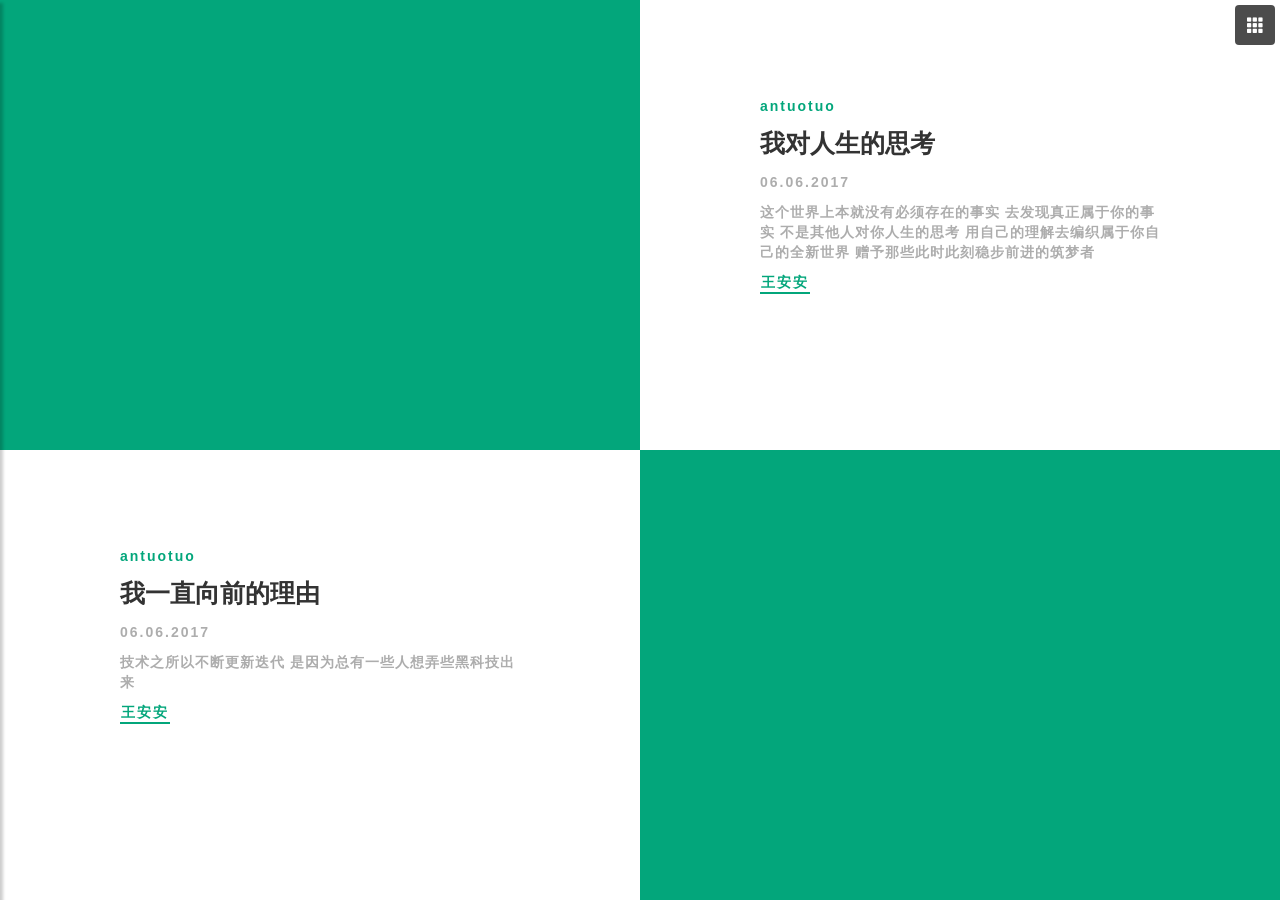
<file: index.html>
<!DOCTYPE html><html><head><meta charset=utf-8><meta name=viewport content="width=device-width,initial-scale=1,maximum-scale=1,user-scalable=no"><title>王安安</title><style>html {
            height: 100%;
        }

        body {
            padding: 0;
            margin: 0;
            height: 100%;
        }

        .loading {
            position: absolute;
            width: 100%;
            height: 100%;
            z-index: 100000;
            background: #eee;
            text-align: center;
            line-height: 200px;
            font-weight: bold;
            font-size: 20px;
            display: flex;
            align-items: center;
            justify-content: center;
        }

        .dont-wor p {
            font-size: 15px;
            height: 65px;
            line-height: 65px;
            width: 200px;
            border-radius: 5px;
            background: #fff;
            box-shadow: 0 5px 10px rgba(27, 55, 75, 0.08);
            text-align: center;
            font-weight: bold;
            color: #777;
        }

        .hidden {
            display: none;
        }</style><link href=./static/css/app.ad5da2ce6fd17278b807e6a0da83573f.css rel=stylesheet></head><body><div class=loading id=loading><div class=dont-wor><p>王安安正在思考...</p></div></div><div id=app></div><script type=text/javascript>window.onload = function() {
            console.log('一个有涵养的人 不需要别人的提醒 就会保持优雅 王安安 Tel: 133-7017-5513');
            var loading = document.getElementById('loading');
            loading.classList.add('hidden');
        }</script><script type=text/javascript src=./static/js/manifest.739c0a0ecd76970a6e16.js></script><script type=text/javascript src=./static/js/vendor.177001ff4c93374b2745.js></script><script type=text/javascript src=./static/js/app.6bf998fa7656bb5fdd6b.js></script></body></html>
</file>
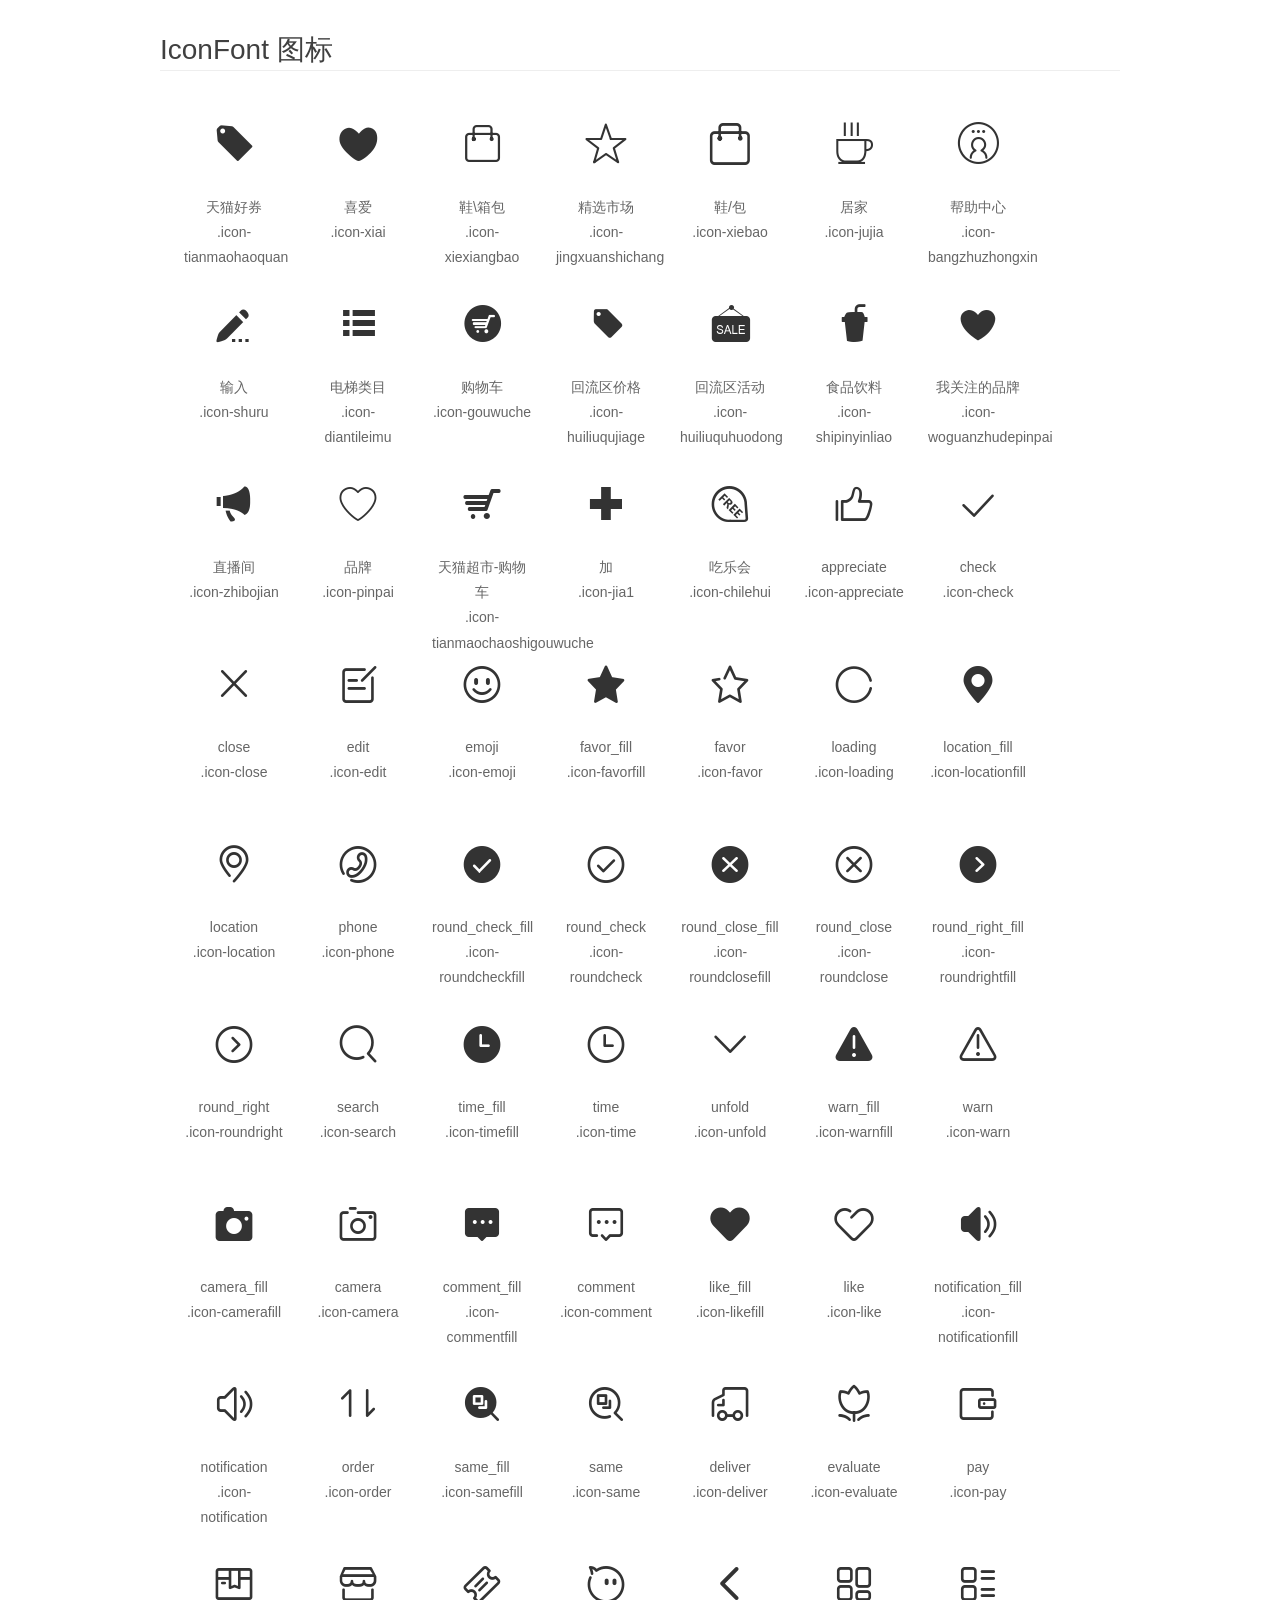
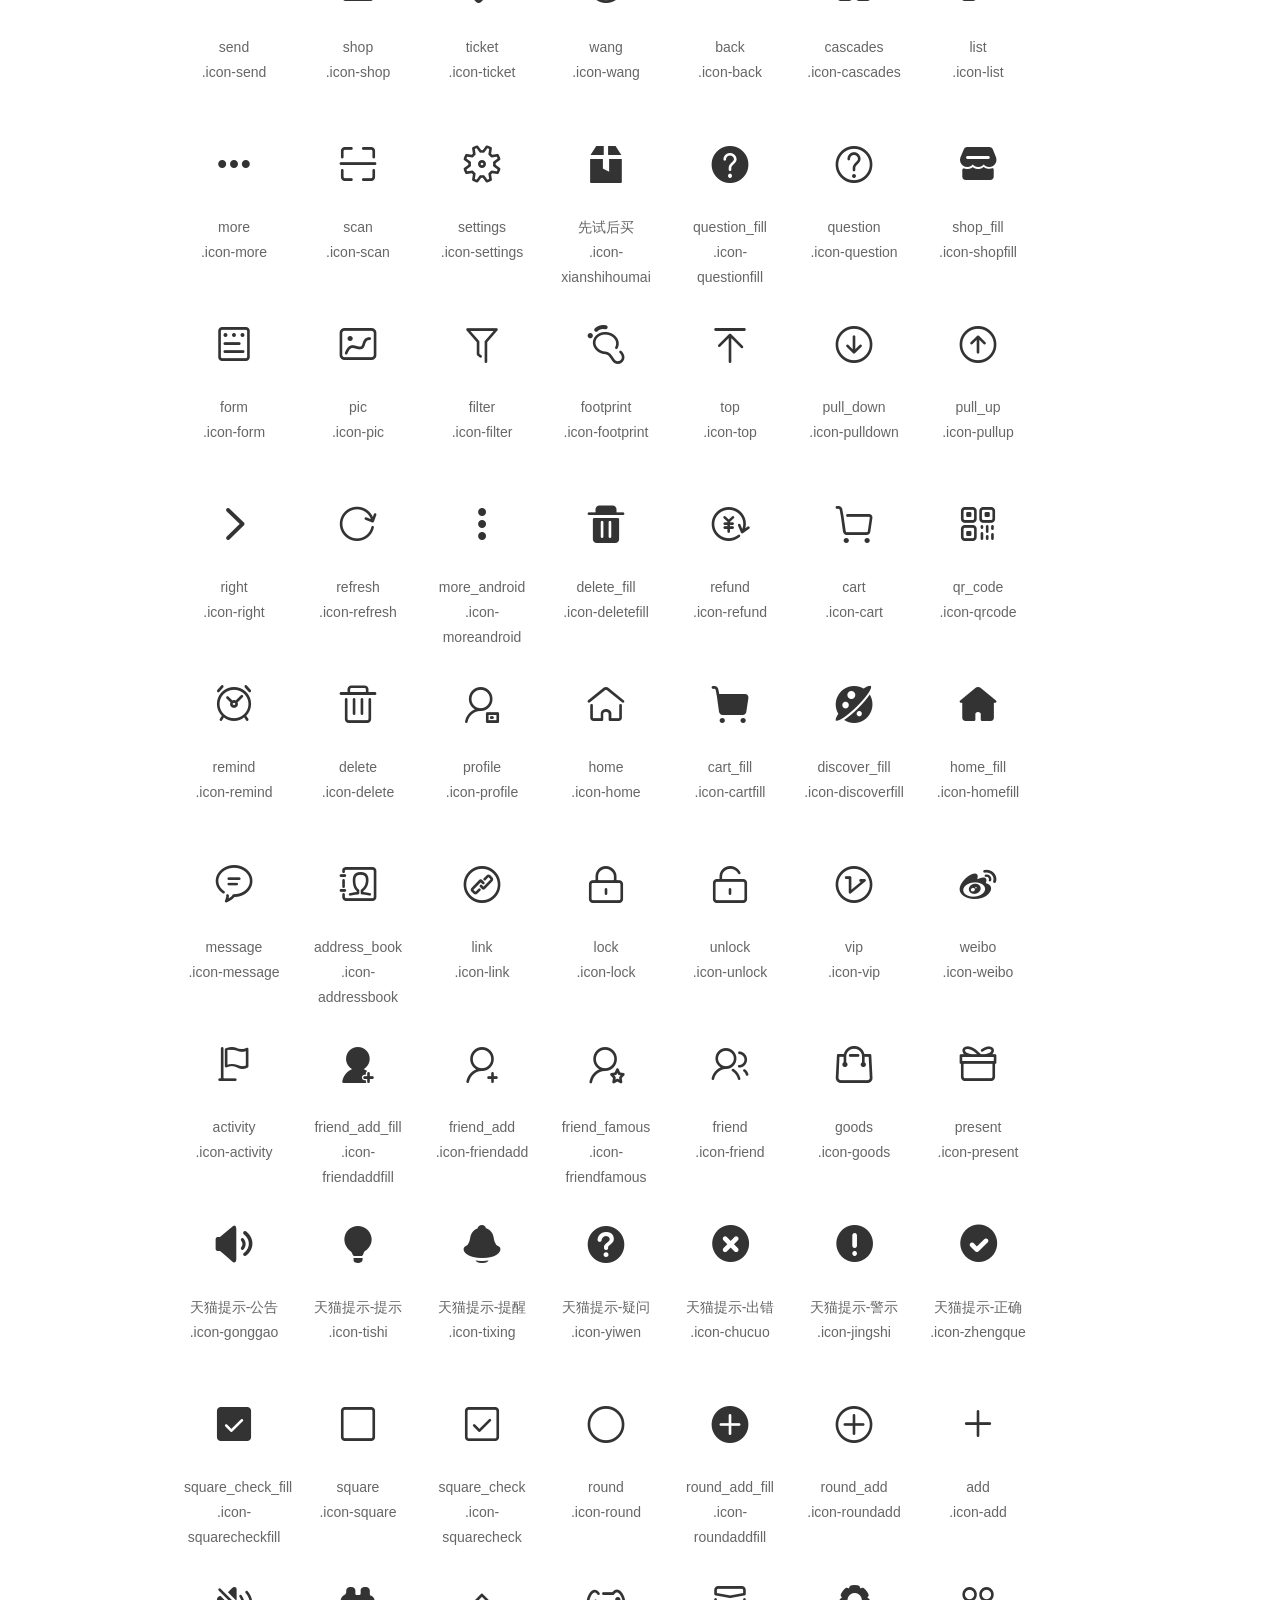
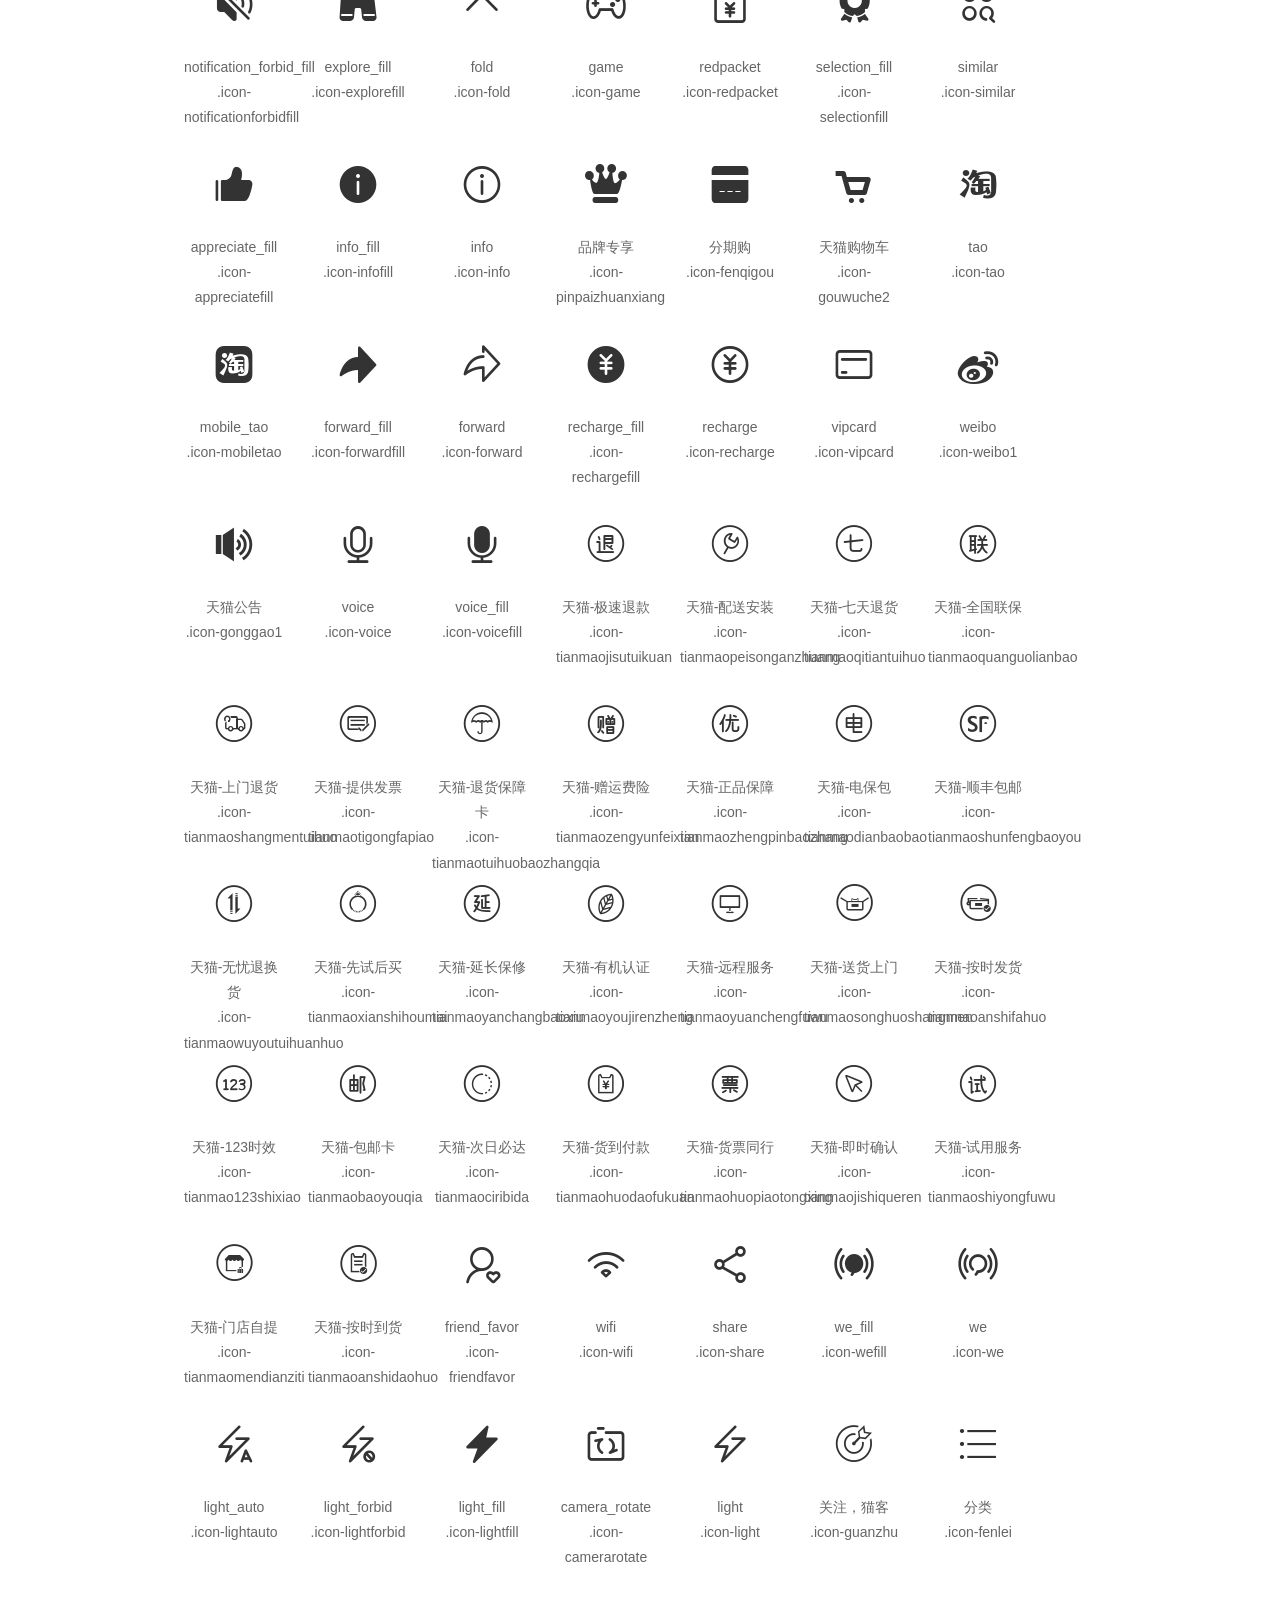
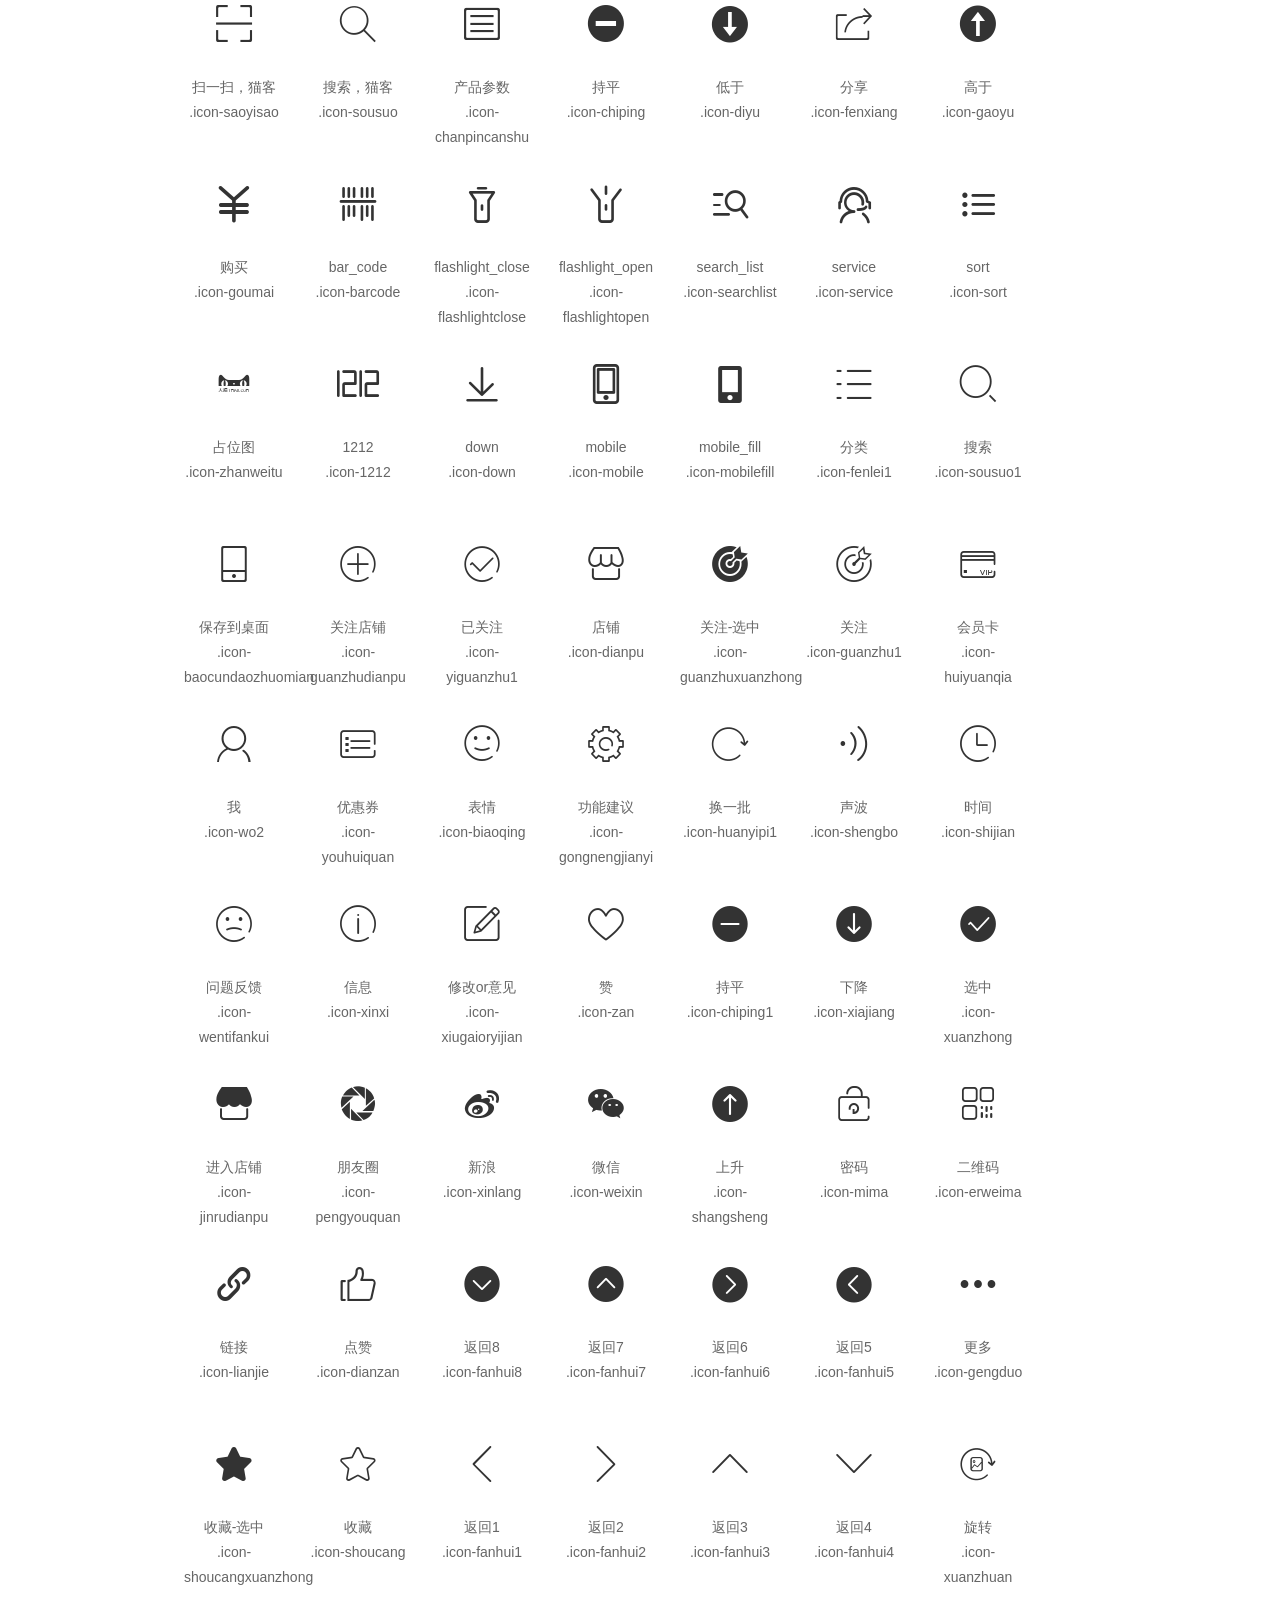
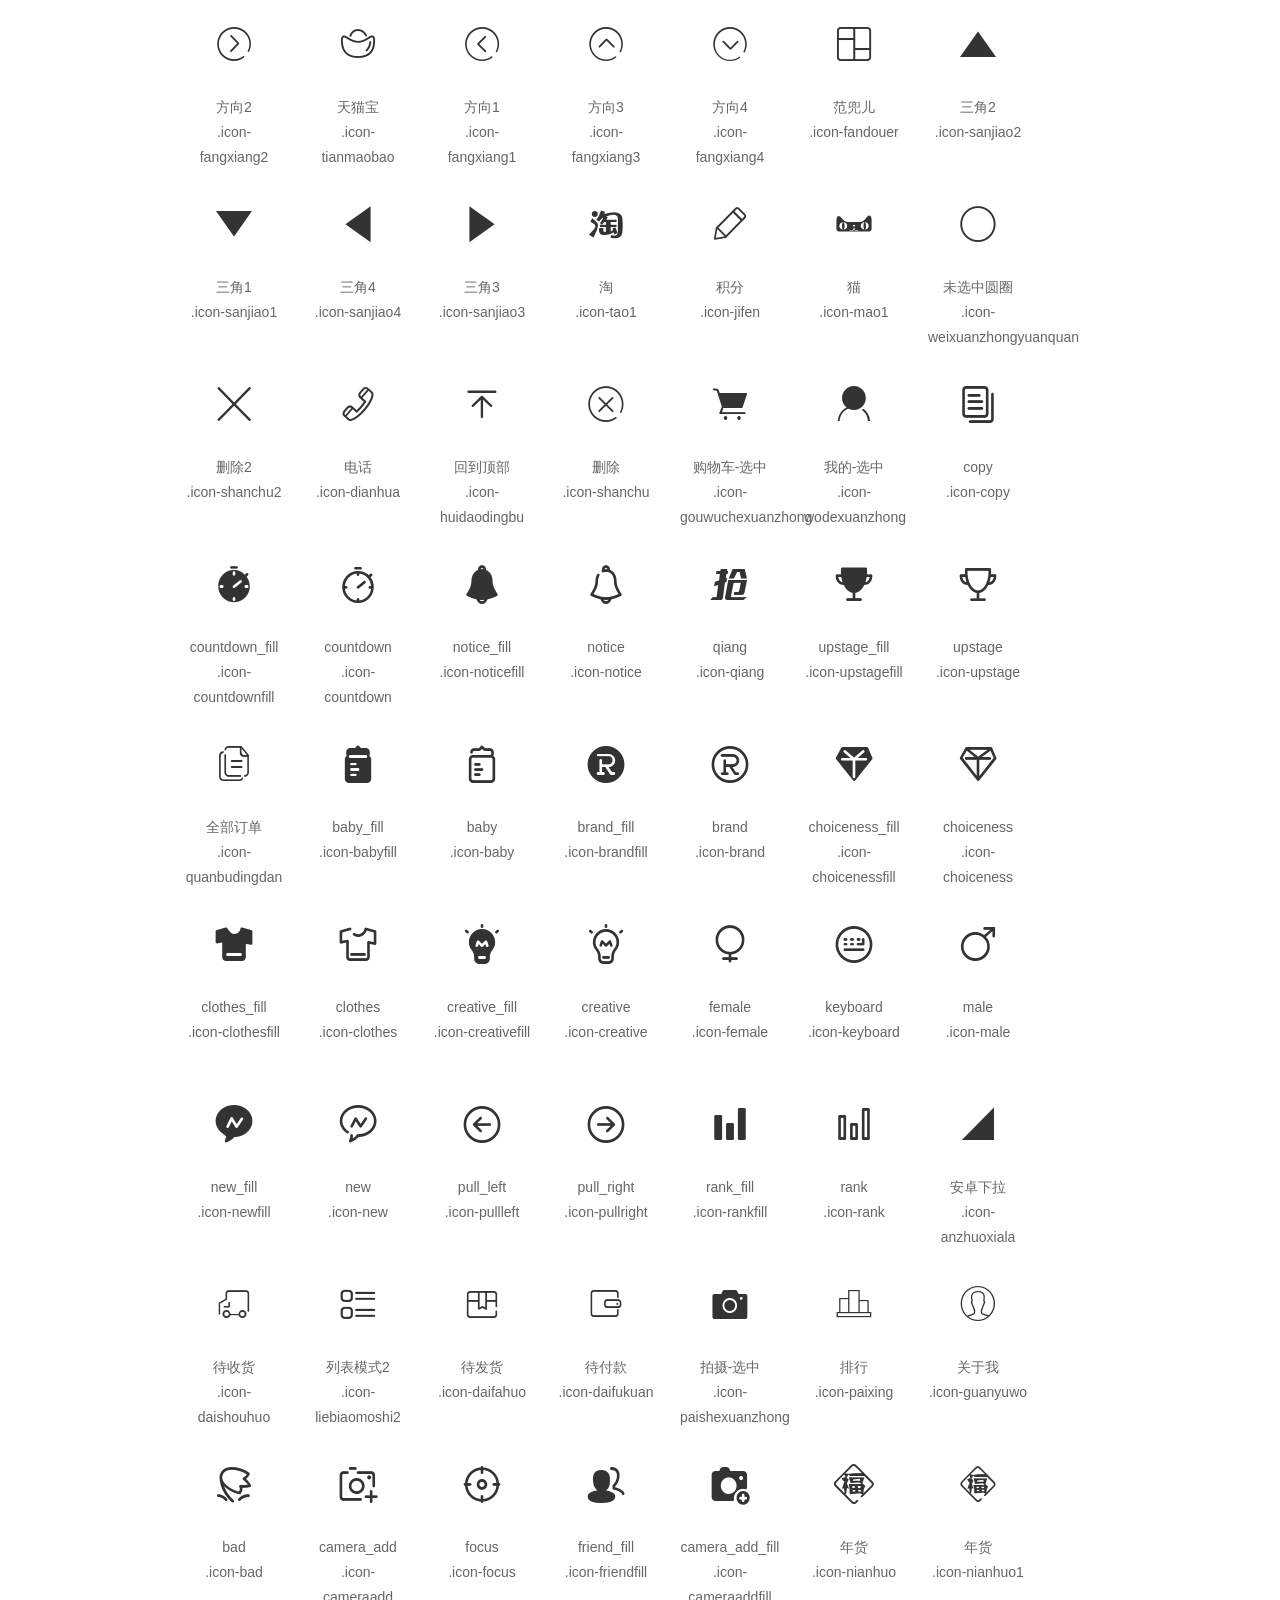
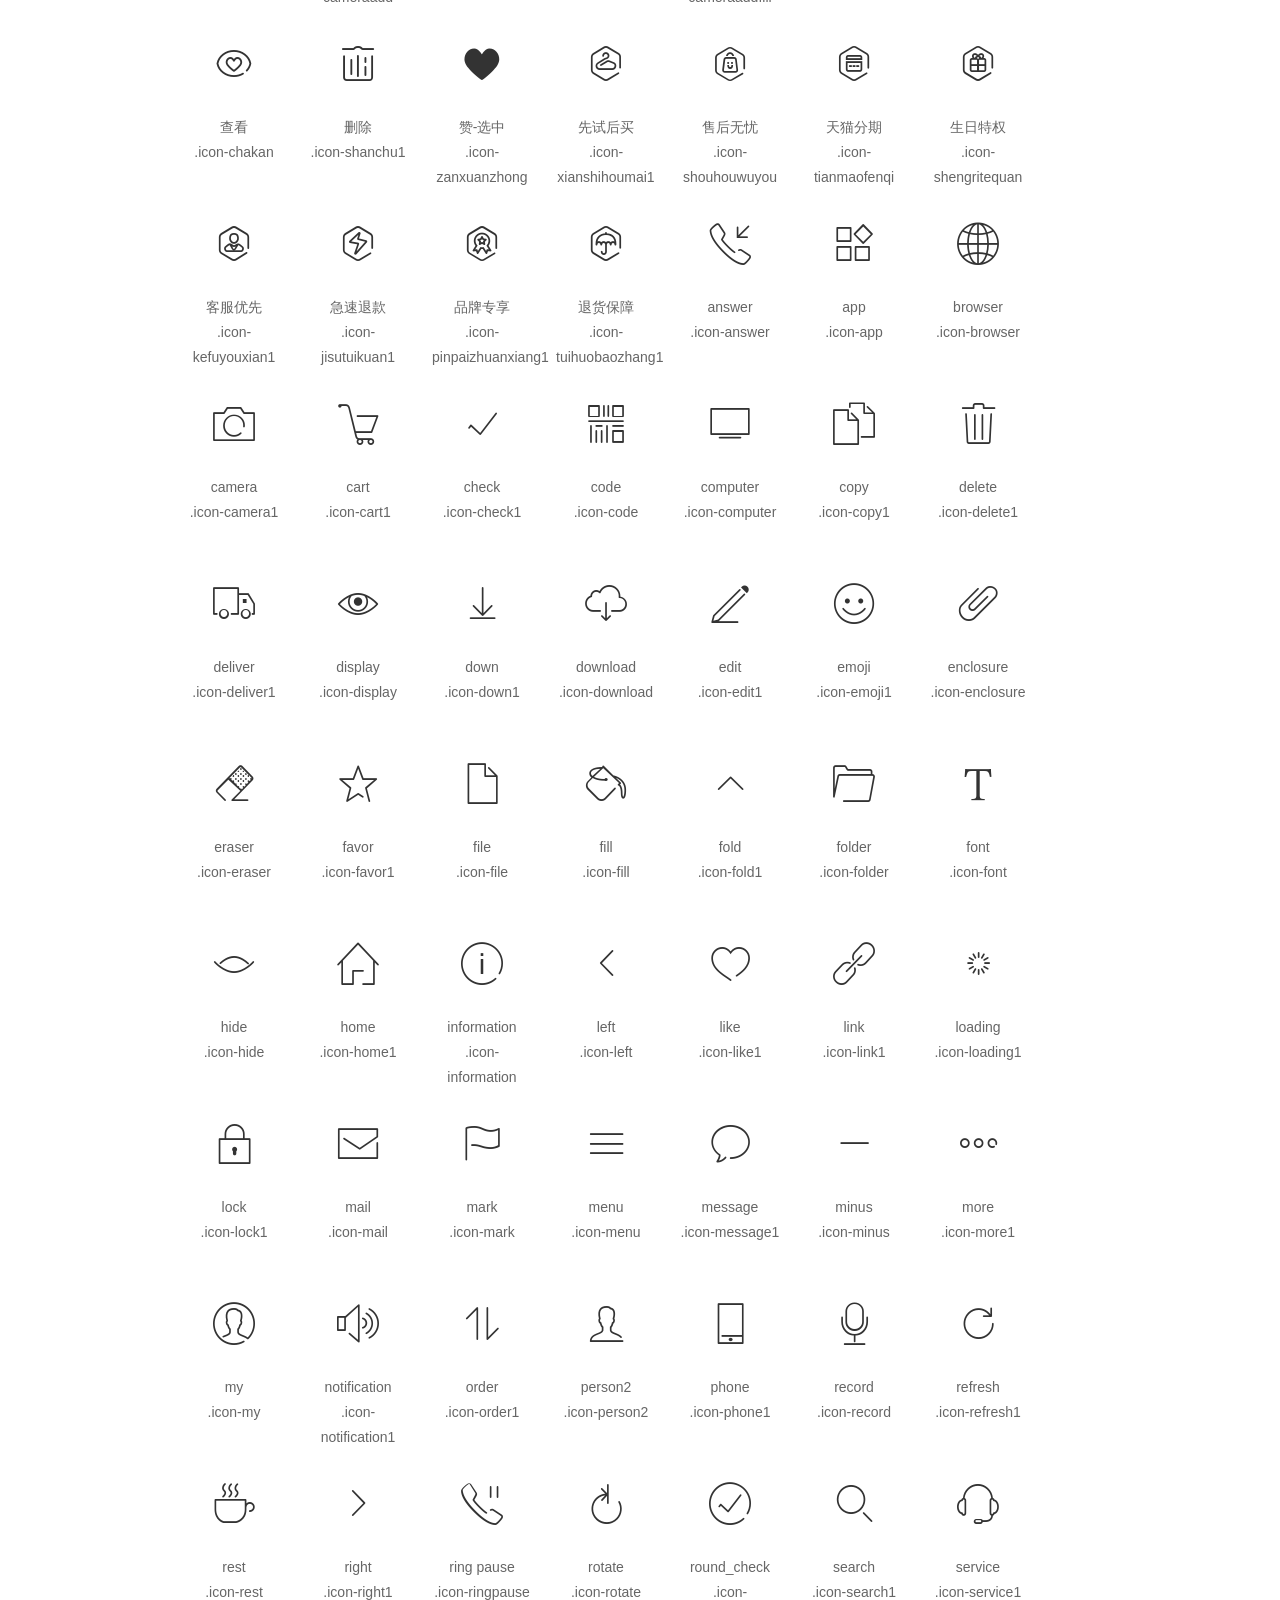
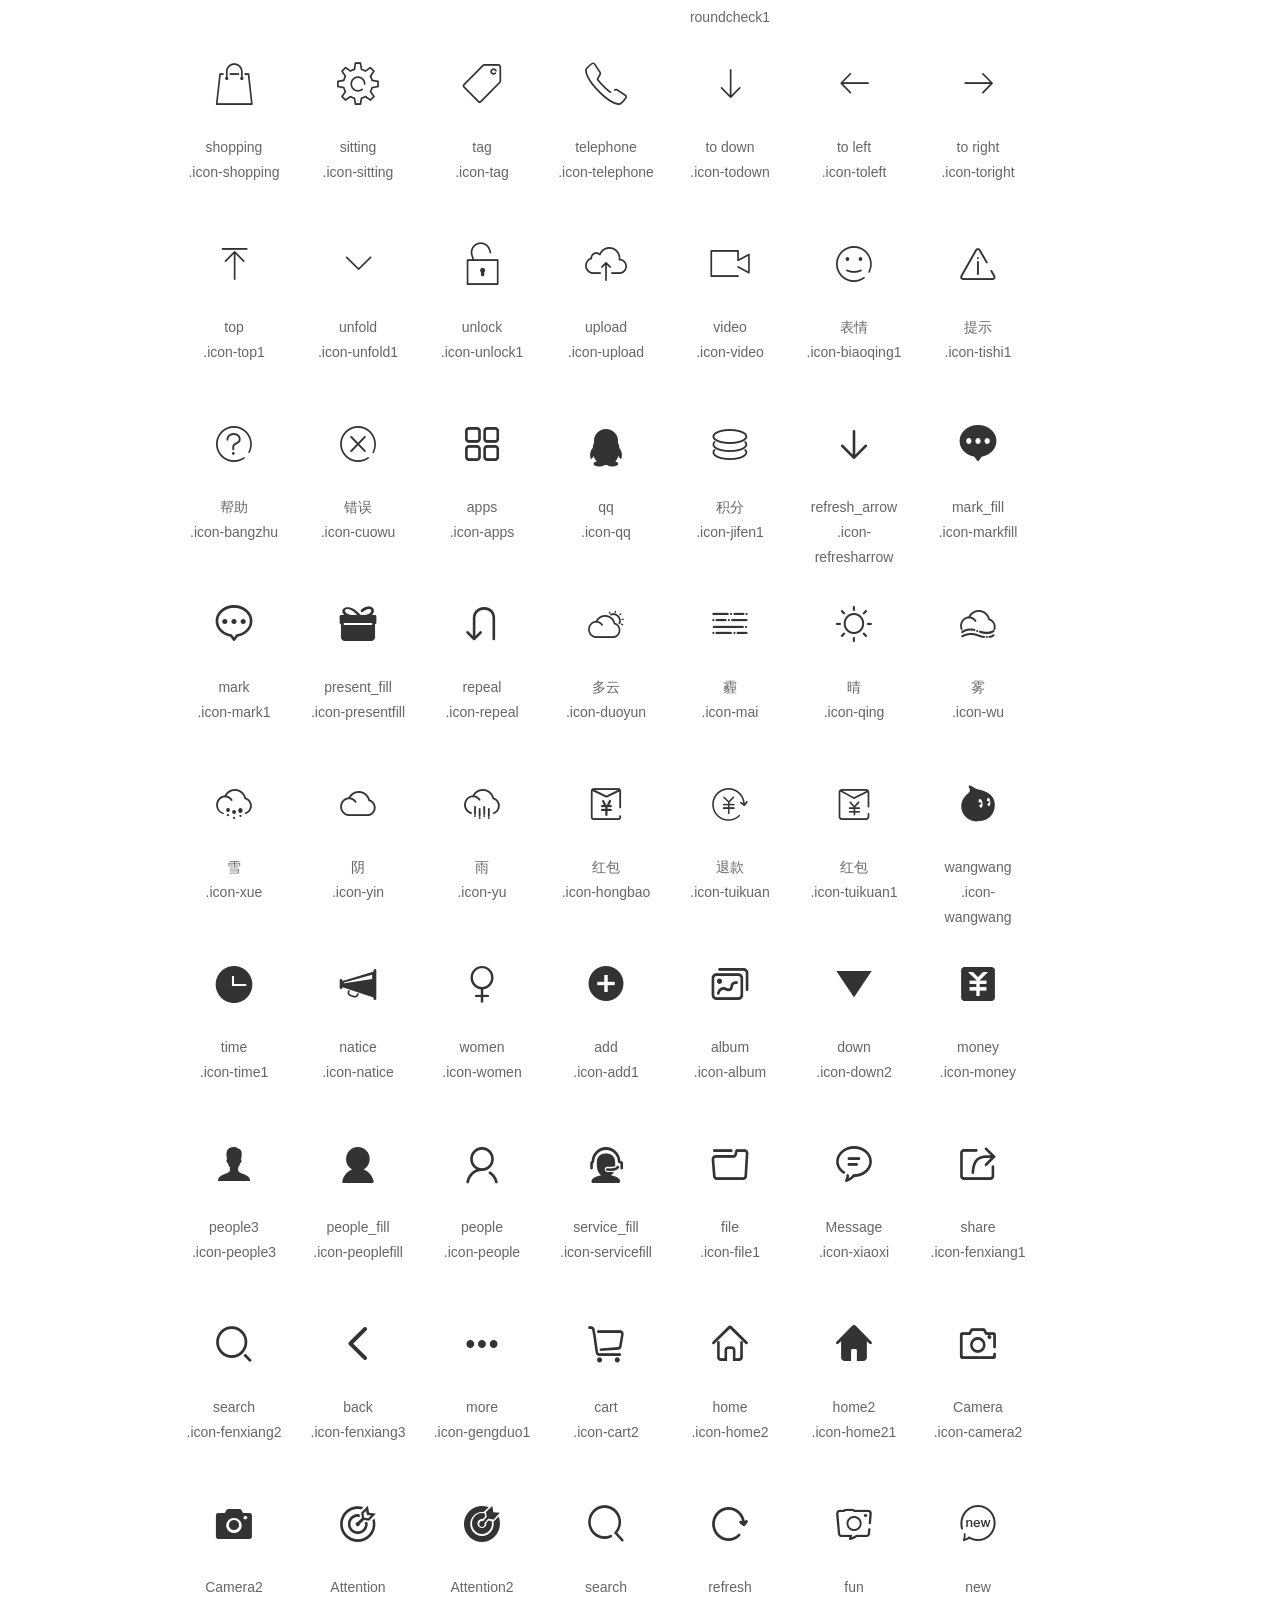
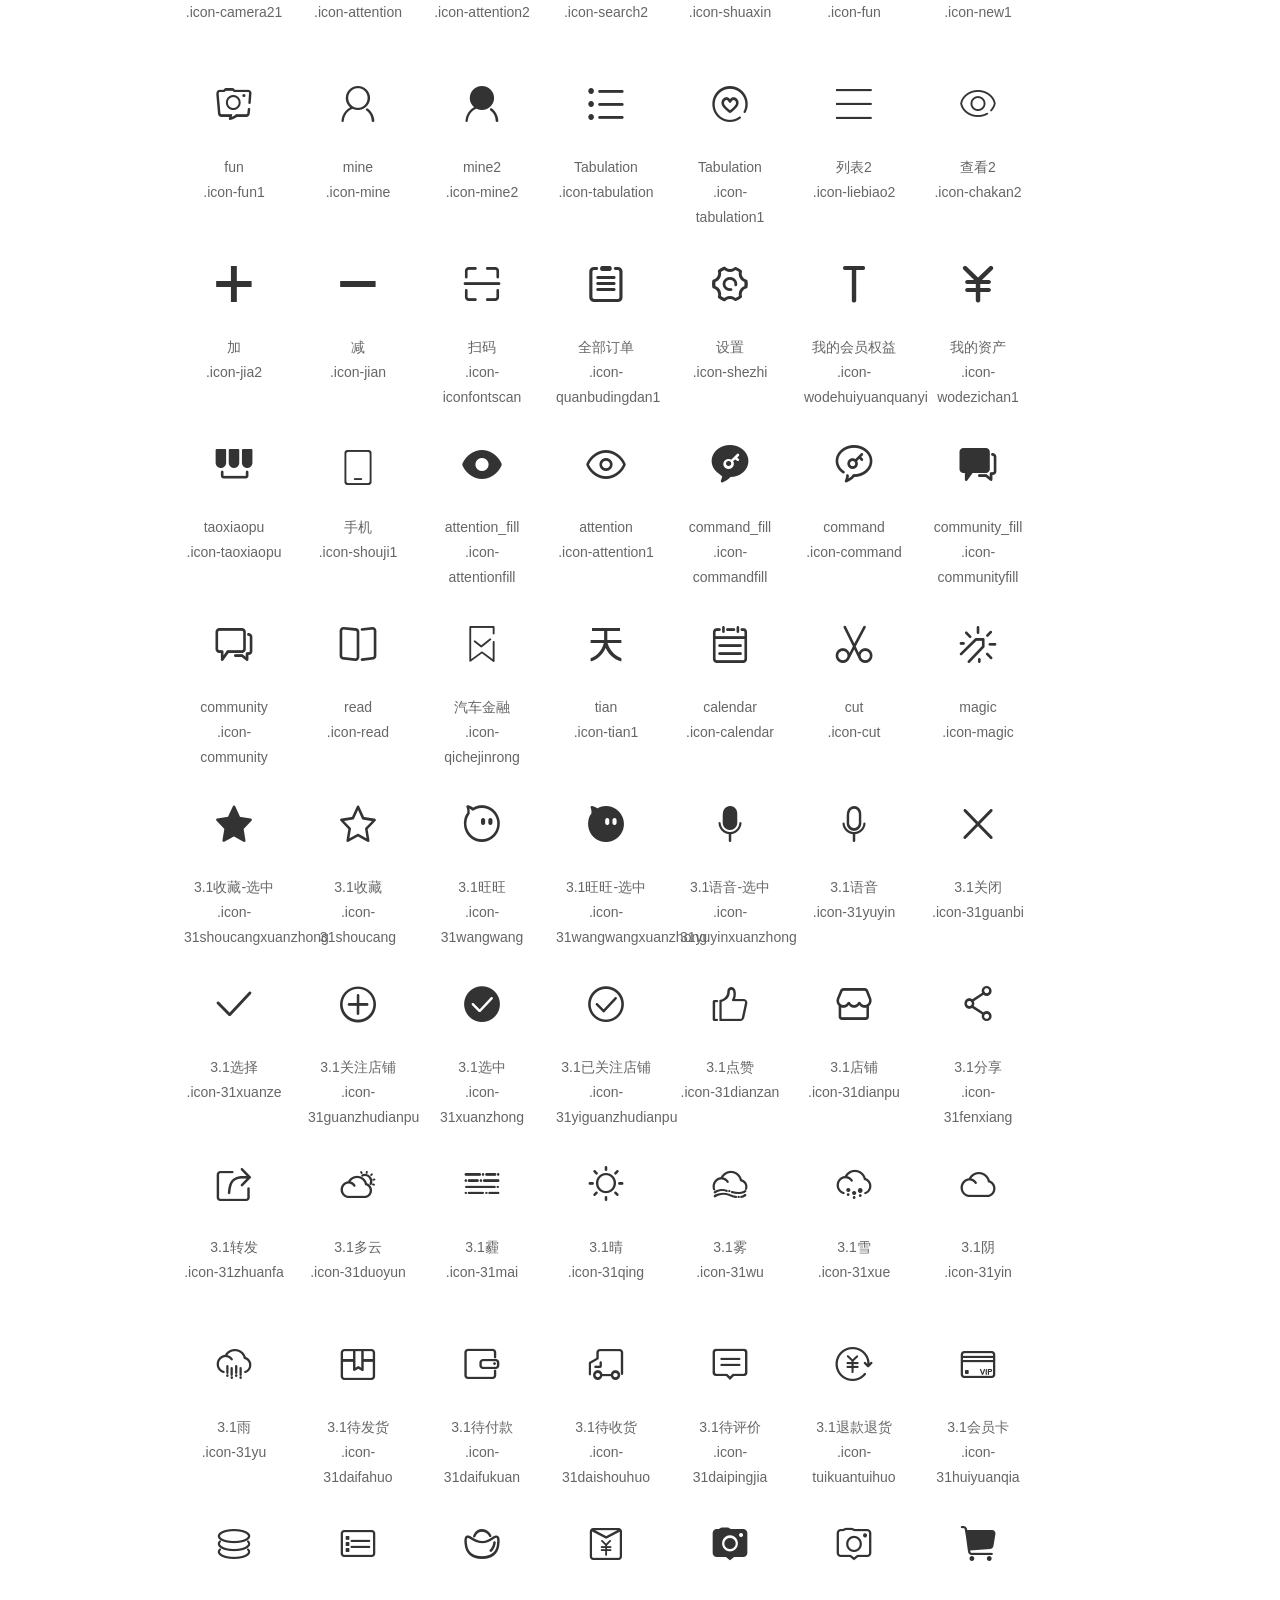
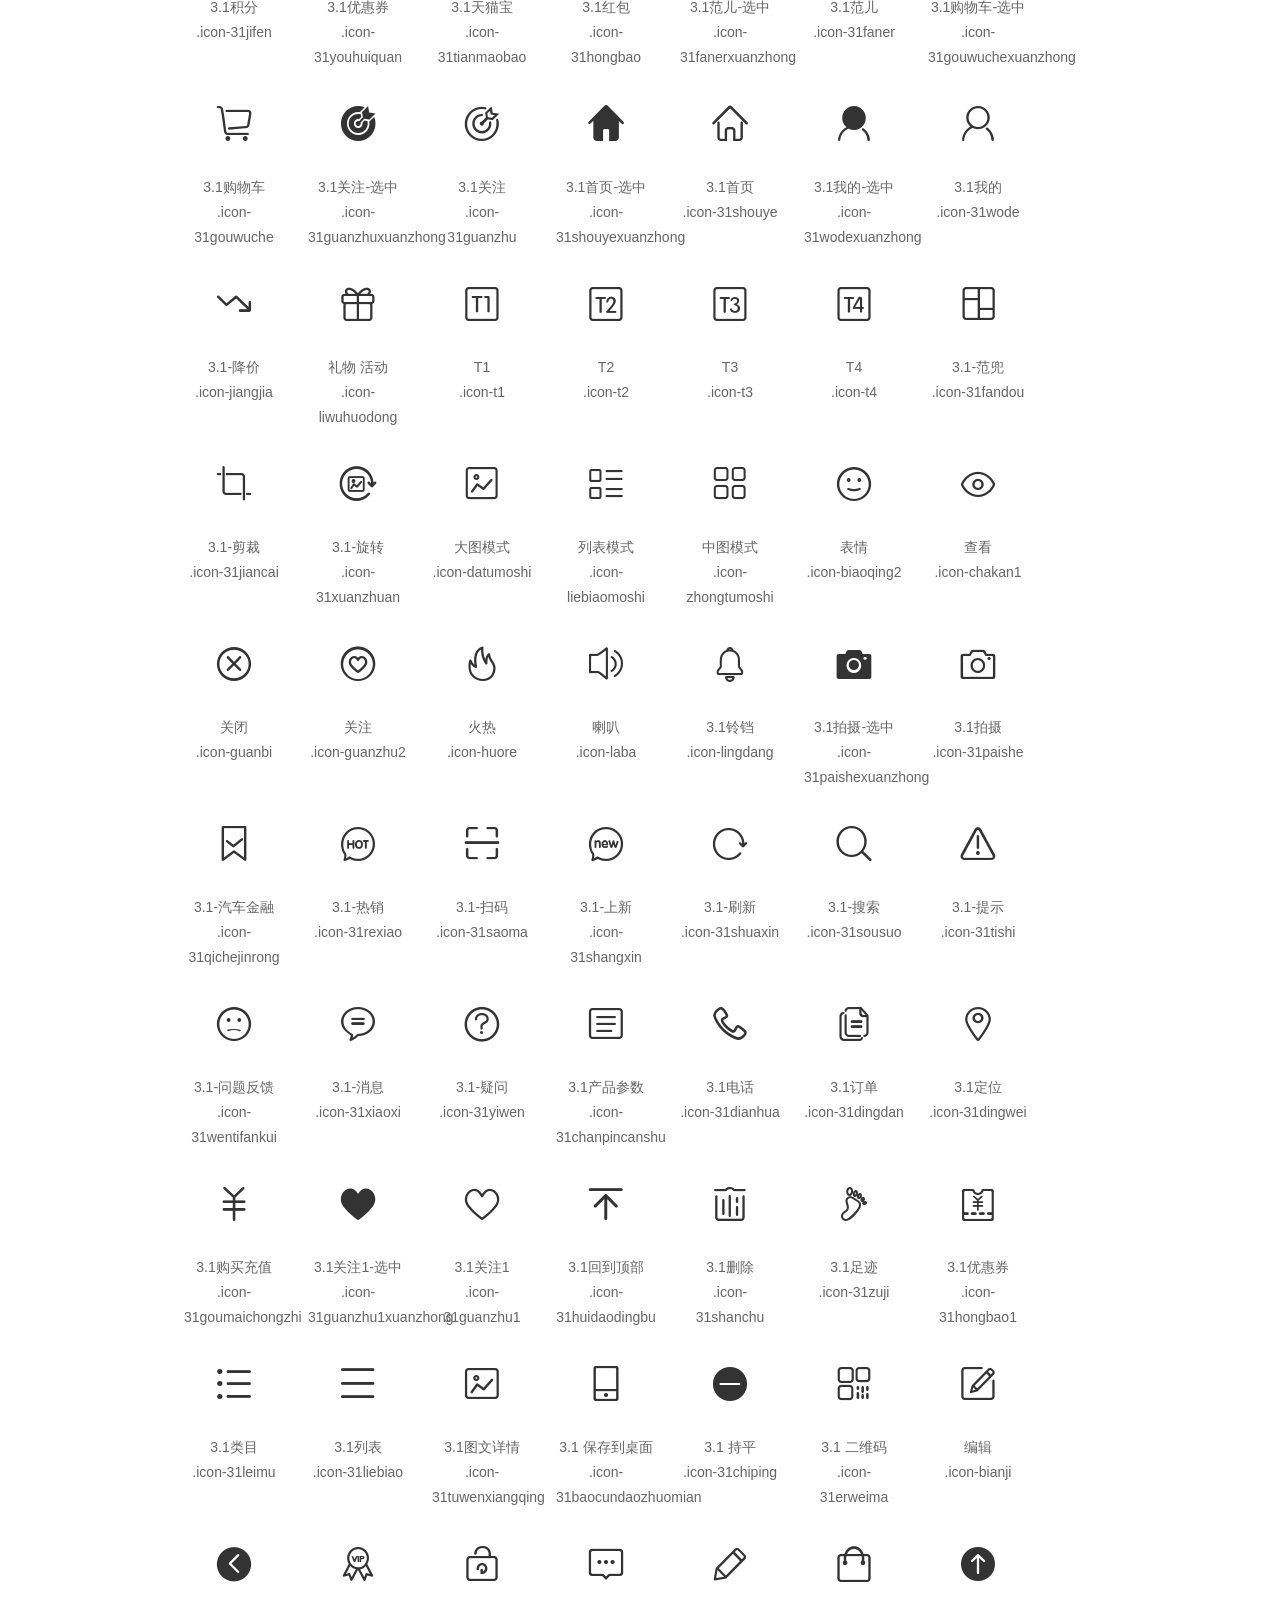
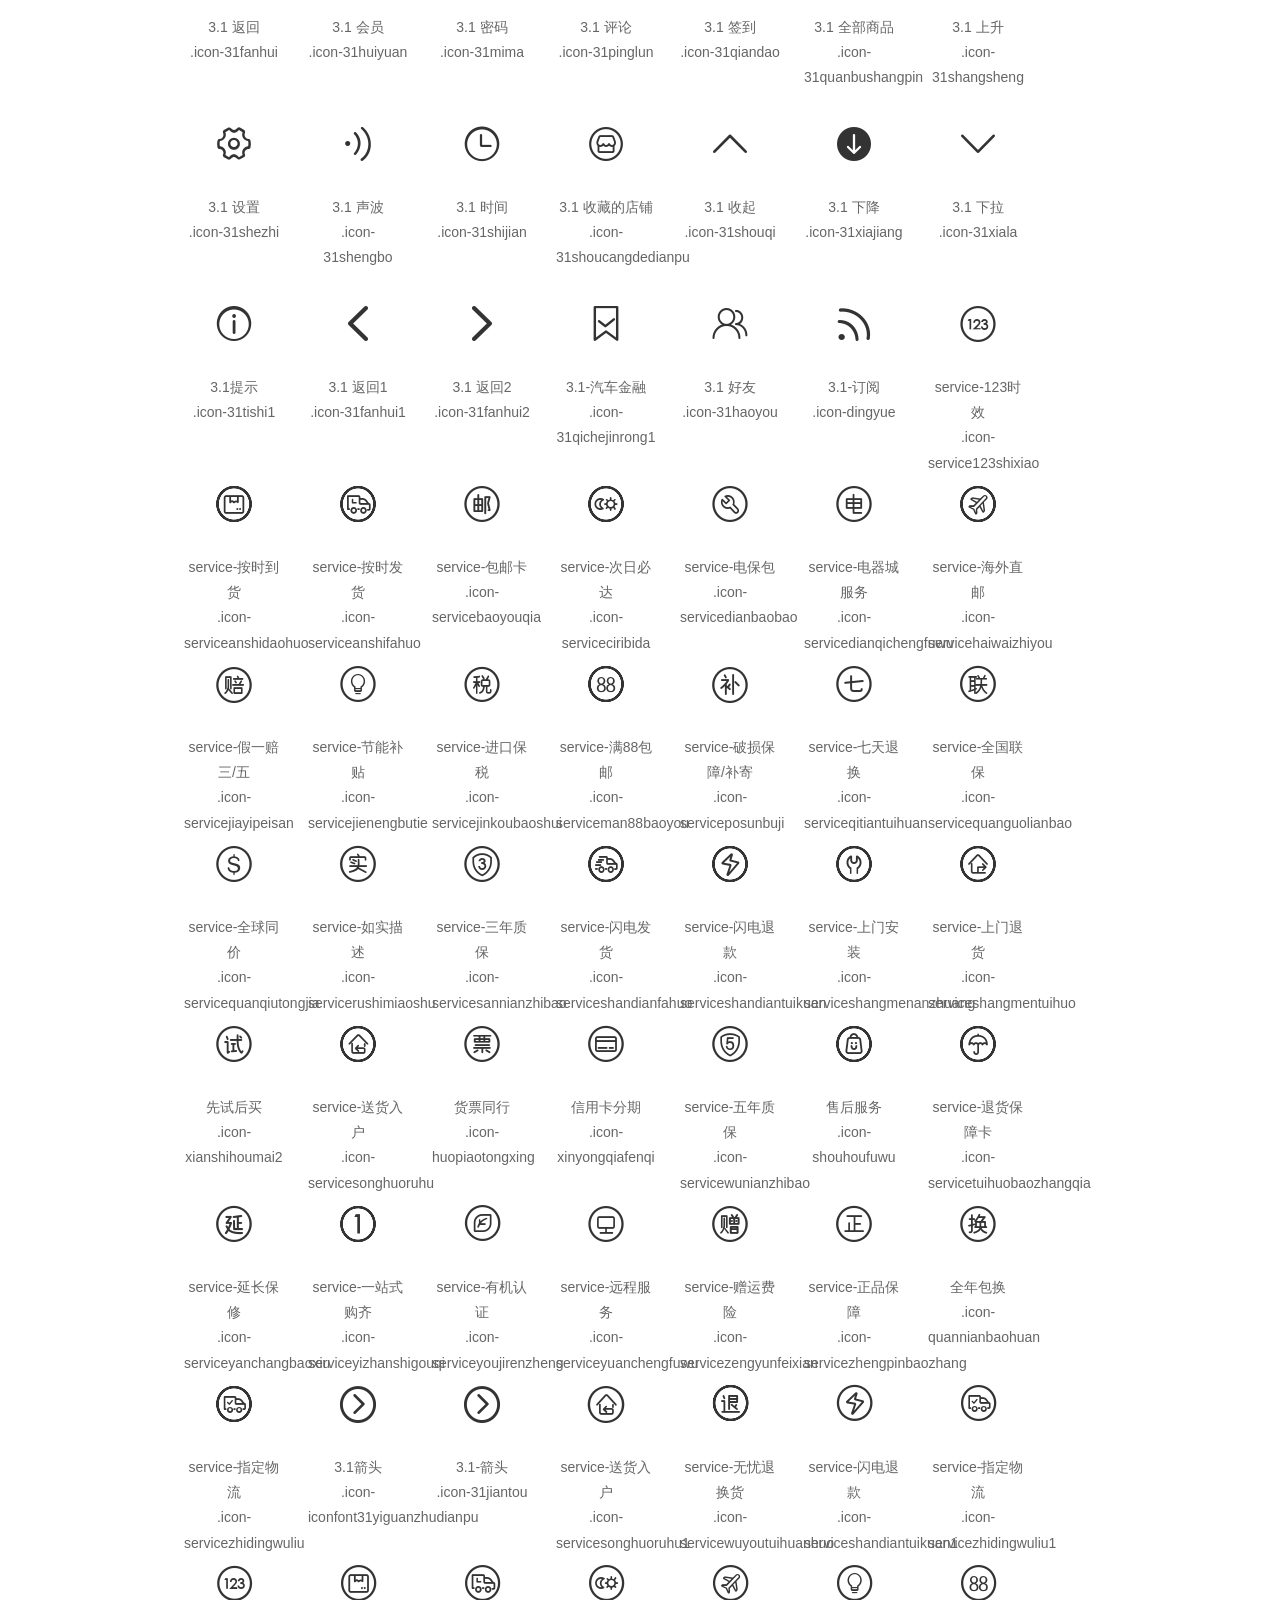
<file: an/src/assets/iconfont/demo_fontclass.html>
<!DOCTYPE html>
<html>
<head>
    <meta charset="utf-8"/>
    <title>IconFont</title>
    <link rel="stylesheet" href="demo.css">
    <link rel="stylesheet" href="iconfont.css">
</head>
<body>
    <div class="main markdown">
        <h1>IconFont 图标</h1>
        <ul class="icon_lists clear">
            
                <li>
                <i class="icon iconfont icon-tianmaohaoquan"></i>
                    <div class="name">天猫好券</div>
                    <div class="fontclass">.icon-tianmaohaoquan</div>
                </li>
            
                <li>
                <i class="icon iconfont icon-xiai"></i>
                    <div class="name">喜爱</div>
                    <div class="fontclass">.icon-xiai</div>
                </li>
            
                <li>
                <i class="icon iconfont icon-xiexiangbao"></i>
                    <div class="name">鞋\箱包</div>
                    <div class="fontclass">.icon-xiexiangbao</div>
                </li>
            
                <li>
                <i class="icon iconfont icon-jingxuanshichang"></i>
                    <div class="name">精选市场</div>
                    <div class="fontclass">.icon-jingxuanshichang</div>
                </li>
            
                <li>
                <i class="icon iconfont icon-xiebao"></i>
                    <div class="name">鞋/包</div>
                    <div class="fontclass">.icon-xiebao</div>
                </li>
            
                <li>
                <i class="icon iconfont icon-jujia"></i>
                    <div class="name">居家</div>
                    <div class="fontclass">.icon-jujia</div>
                </li>
            
                <li>
                <i class="icon iconfont icon-bangzhuzhongxin"></i>
                    <div class="name">帮助中心</div>
                    <div class="fontclass">.icon-bangzhuzhongxin</div>
                </li>
            
                <li>
                <i class="icon iconfont icon-shuru"></i>
                    <div class="name">输入</div>
                    <div class="fontclass">.icon-shuru</div>
                </li>
            
                <li>
                <i class="icon iconfont icon-diantileimu"></i>
                    <div class="name">电梯类目</div>
                    <div class="fontclass">.icon-diantileimu</div>
                </li>
            
                <li>
                <i class="icon iconfont icon-gouwuche"></i>
                    <div class="name">购物车</div>
                    <div class="fontclass">.icon-gouwuche</div>
                </li>
            
                <li>
                <i class="icon iconfont icon-huiliuqujiage"></i>
                    <div class="name">回流区价格</div>
                    <div class="fontclass">.icon-huiliuqujiage</div>
                </li>
            
                <li>
                <i class="icon iconfont icon-huiliuquhuodong"></i>
                    <div class="name">回流区活动</div>
                    <div class="fontclass">.icon-huiliuquhuodong</div>
                </li>
            
                <li>
                <i class="icon iconfont icon-shipinyinliao"></i>
                    <div class="name">食品饮料</div>
                    <div class="fontclass">.icon-shipinyinliao</div>
                </li>
            
                <li>
                <i class="icon iconfont icon-woguanzhudepinpai"></i>
                    <div class="name">我关注的品牌</div>
                    <div class="fontclass">.icon-woguanzhudepinpai</div>
                </li>
            
                <li>
                <i class="icon iconfont icon-zhibojian"></i>
                    <div class="name">直播间</div>
                    <div class="fontclass">.icon-zhibojian</div>
                </li>
            
                <li>
                <i class="icon iconfont icon-pinpai"></i>
                    <div class="name">品牌</div>
                    <div class="fontclass">.icon-pinpai</div>
                </li>
            
                <li>
                <i class="icon iconfont icon-tianmaochaoshigouwuche"></i>
                    <div class="name">天猫超市-购物车</div>
                    <div class="fontclass">.icon-tianmaochaoshigouwuche</div>
                </li>
            
                <li>
                <i class="icon iconfont icon-jia1"></i>
                    <div class="name">加</div>
                    <div class="fontclass">.icon-jia1</div>
                </li>
            
                <li>
                <i class="icon iconfont icon-chilehui"></i>
                    <div class="name">吃乐会</div>
                    <div class="fontclass">.icon-chilehui</div>
                </li>
            
                <li>
                <i class="icon iconfont icon-appreciate"></i>
                    <div class="name">appreciate</div>
                    <div class="fontclass">.icon-appreciate</div>
                </li>
            
                <li>
                <i class="icon iconfont icon-check"></i>
                    <div class="name">check</div>
                    <div class="fontclass">.icon-check</div>
                </li>
            
                <li>
                <i class="icon iconfont icon-close"></i>
                    <div class="name">close</div>
                    <div class="fontclass">.icon-close</div>
                </li>
            
                <li>
                <i class="icon iconfont icon-edit"></i>
                    <div class="name">edit</div>
                    <div class="fontclass">.icon-edit</div>
                </li>
            
                <li>
                <i class="icon iconfont icon-emoji"></i>
                    <div class="name">emoji</div>
                    <div class="fontclass">.icon-emoji</div>
                </li>
            
                <li>
                <i class="icon iconfont icon-favorfill"></i>
                    <div class="name">favor_fill</div>
                    <div class="fontclass">.icon-favorfill</div>
                </li>
            
                <li>
                <i class="icon iconfont icon-favor"></i>
                    <div class="name">favor</div>
                    <div class="fontclass">.icon-favor</div>
                </li>
            
                <li>
                <i class="icon iconfont icon-loading"></i>
                    <div class="name">loading</div>
                    <div class="fontclass">.icon-loading</div>
                </li>
            
                <li>
                <i class="icon iconfont icon-locationfill"></i>
                    <div class="name">location_fill</div>
                    <div class="fontclass">.icon-locationfill</div>
                </li>
            
                <li>
                <i class="icon iconfont icon-location"></i>
                    <div class="name">location</div>
                    <div class="fontclass">.icon-location</div>
                </li>
            
                <li>
                <i class="icon iconfont icon-phone"></i>
                    <div class="name">phone</div>
                    <div class="fontclass">.icon-phone</div>
                </li>
            
                <li>
                <i class="icon iconfont icon-roundcheckfill"></i>
                    <div class="name">round_check_fill</div>
                    <div class="fontclass">.icon-roundcheckfill</div>
                </li>
            
                <li>
                <i class="icon iconfont icon-roundcheck"></i>
                    <div class="name">round_check</div>
                    <div class="fontclass">.icon-roundcheck</div>
                </li>
            
                <li>
                <i class="icon iconfont icon-roundclosefill"></i>
                    <div class="name">round_close_fill</div>
                    <div class="fontclass">.icon-roundclosefill</div>
                </li>
            
                <li>
                <i class="icon iconfont icon-roundclose"></i>
                    <div class="name">round_close</div>
                    <div class="fontclass">.icon-roundclose</div>
                </li>
            
                <li>
                <i class="icon iconfont icon-roundrightfill"></i>
                    <div class="name">round_right_fill</div>
                    <div class="fontclass">.icon-roundrightfill</div>
                </li>
            
                <li>
                <i class="icon iconfont icon-roundright"></i>
                    <div class="name">round_right</div>
                    <div class="fontclass">.icon-roundright</div>
                </li>
            
                <li>
                <i class="icon iconfont icon-search"></i>
                    <div class="name">search</div>
                    <div class="fontclass">.icon-search</div>
                </li>
            
                <li>
                <i class="icon iconfont icon-timefill"></i>
                    <div class="name">time_fill</div>
                    <div class="fontclass">.icon-timefill</div>
                </li>
            
                <li>
                <i class="icon iconfont icon-time"></i>
                    <div class="name">time</div>
                    <div class="fontclass">.icon-time</div>
                </li>
            
                <li>
                <i class="icon iconfont icon-unfold"></i>
                    <div class="name">unfold</div>
                    <div class="fontclass">.icon-unfold</div>
                </li>
            
                <li>
                <i class="icon iconfont icon-warnfill"></i>
                    <div class="name">warn_fill</div>
                    <div class="fontclass">.icon-warnfill</div>
                </li>
            
                <li>
                <i class="icon iconfont icon-warn"></i>
                    <div class="name">warn</div>
                    <div class="fontclass">.icon-warn</div>
                </li>
            
                <li>
                <i class="icon iconfont icon-camerafill"></i>
                    <div class="name">camera_fill</div>
                    <div class="fontclass">.icon-camerafill</div>
                </li>
            
                <li>
                <i class="icon iconfont icon-camera"></i>
                    <div class="name">camera</div>
                    <div class="fontclass">.icon-camera</div>
                </li>
            
                <li>
                <i class="icon iconfont icon-commentfill"></i>
                    <div class="name">comment_fill</div>
                    <div class="fontclass">.icon-commentfill</div>
                </li>
            
                <li>
                <i class="icon iconfont icon-comment"></i>
                    <div class="name">comment</div>
                    <div class="fontclass">.icon-comment</div>
                </li>
            
                <li>
                <i class="icon iconfont icon-likefill"></i>
                    <div class="name">like_fill</div>
                    <div class="fontclass">.icon-likefill</div>
                </li>
            
                <li>
                <i class="icon iconfont icon-like"></i>
                    <div class="name">like</div>
                    <div class="fontclass">.icon-like</div>
                </li>
            
                <li>
                <i class="icon iconfont icon-notificationfill"></i>
                    <div class="name">notification_fill</div>
                    <div class="fontclass">.icon-notificationfill</div>
                </li>
            
                <li>
                <i class="icon iconfont icon-notification"></i>
                    <div class="name">notification</div>
                    <div class="fontclass">.icon-notification</div>
                </li>
            
                <li>
                <i class="icon iconfont icon-order"></i>
                    <div class="name">order</div>
                    <div class="fontclass">.icon-order</div>
                </li>
            
                <li>
                <i class="icon iconfont icon-samefill"></i>
                    <div class="name">same_fill</div>
                    <div class="fontclass">.icon-samefill</div>
                </li>
            
                <li>
                <i class="icon iconfont icon-same"></i>
                    <div class="name">same</div>
                    <div class="fontclass">.icon-same</div>
                </li>
            
                <li>
                <i class="icon iconfont icon-deliver"></i>
                    <div class="name">deliver</div>
                    <div class="fontclass">.icon-deliver</div>
                </li>
            
                <li>
                <i class="icon iconfont icon-evaluate"></i>
                    <div class="name">evaluate</div>
                    <div class="fontclass">.icon-evaluate</div>
                </li>
            
                <li>
                <i class="icon iconfont icon-pay"></i>
                    <div class="name">pay</div>
                    <div class="fontclass">.icon-pay</div>
                </li>
            
                <li>
                <i class="icon iconfont icon-send"></i>
                    <div class="name">send</div>
                    <div class="fontclass">.icon-send</div>
                </li>
            
                <li>
                <i class="icon iconfont icon-shop"></i>
                    <div class="name">shop</div>
                    <div class="fontclass">.icon-shop</div>
                </li>
            
                <li>
                <i class="icon iconfont icon-ticket"></i>
                    <div class="name">ticket</div>
                    <div class="fontclass">.icon-ticket</div>
                </li>
            
                <li>
                <i class="icon iconfont icon-wang"></i>
                    <div class="name">wang</div>
                    <div class="fontclass">.icon-wang</div>
                </li>
            
                <li>
                <i class="icon iconfont icon-back"></i>
                    <div class="name">back</div>
                    <div class="fontclass">.icon-back</div>
                </li>
            
                <li>
                <i class="icon iconfont icon-cascades"></i>
                    <div class="name">cascades</div>
                    <div class="fontclass">.icon-cascades</div>
                </li>
            
                <li>
                <i class="icon iconfont icon-list"></i>
                    <div class="name">list</div>
                    <div class="fontclass">.icon-list</div>
                </li>
            
                <li>
                <i class="icon iconfont icon-more"></i>
                    <div class="name">more</div>
                    <div class="fontclass">.icon-more</div>
                </li>
            
                <li>
                <i class="icon iconfont icon-scan"></i>
                    <div class="name">scan</div>
                    <div class="fontclass">.icon-scan</div>
                </li>
            
                <li>
                <i class="icon iconfont icon-settings"></i>
                    <div class="name">settings</div>
                    <div class="fontclass">.icon-settings</div>
                </li>
            
                <li>
                <i class="icon iconfont icon-xianshihoumai"></i>
                    <div class="name">先试后买</div>
                    <div class="fontclass">.icon-xianshihoumai</div>
                </li>
            
                <li>
                <i class="icon iconfont icon-questionfill"></i>
                    <div class="name">question_fill</div>
                    <div class="fontclass">.icon-questionfill</div>
                </li>
            
                <li>
                <i class="icon iconfont icon-question"></i>
                    <div class="name">question</div>
                    <div class="fontclass">.icon-question</div>
                </li>
            
                <li>
                <i class="icon iconfont icon-shopfill"></i>
                    <div class="name">shop_fill</div>
                    <div class="fontclass">.icon-shopfill</div>
                </li>
            
                <li>
                <i class="icon iconfont icon-form"></i>
                    <div class="name">form</div>
                    <div class="fontclass">.icon-form</div>
                </li>
            
                <li>
                <i class="icon iconfont icon-pic"></i>
                    <div class="name">pic</div>
                    <div class="fontclass">.icon-pic</div>
                </li>
            
                <li>
                <i class="icon iconfont icon-filter"></i>
                    <div class="name">filter</div>
                    <div class="fontclass">.icon-filter</div>
                </li>
            
                <li>
                <i class="icon iconfont icon-footprint"></i>
                    <div class="name">footprint</div>
                    <div class="fontclass">.icon-footprint</div>
                </li>
            
                <li>
                <i class="icon iconfont icon-top"></i>
                    <div class="name">top</div>
                    <div class="fontclass">.icon-top</div>
                </li>
            
                <li>
                <i class="icon iconfont icon-pulldown"></i>
                    <div class="name">pull_down</div>
                    <div class="fontclass">.icon-pulldown</div>
                </li>
            
                <li>
                <i class="icon iconfont icon-pullup"></i>
                    <div class="name">pull_up</div>
                    <div class="fontclass">.icon-pullup</div>
                </li>
            
                <li>
                <i class="icon iconfont icon-right"></i>
                    <div class="name">right</div>
                    <div class="fontclass">.icon-right</div>
                </li>
            
                <li>
                <i class="icon iconfont icon-refresh"></i>
                    <div class="name">refresh</div>
                    <div class="fontclass">.icon-refresh</div>
                </li>
            
                <li>
                <i class="icon iconfont icon-moreandroid"></i>
                    <div class="name">more_android</div>
                    <div class="fontclass">.icon-moreandroid</div>
                </li>
            
                <li>
                <i class="icon iconfont icon-deletefill"></i>
                    <div class="name">delete_fill</div>
                    <div class="fontclass">.icon-deletefill</div>
                </li>
            
                <li>
                <i class="icon iconfont icon-refund"></i>
                    <div class="name">refund</div>
                    <div class="fontclass">.icon-refund</div>
                </li>
            
                <li>
                <i class="icon iconfont icon-cart"></i>
                    <div class="name">cart</div>
                    <div class="fontclass">.icon-cart</div>
                </li>
            
                <li>
                <i class="icon iconfont icon-qrcode"></i>
                    <div class="name">qr_code</div>
                    <div class="fontclass">.icon-qrcode</div>
                </li>
            
                <li>
                <i class="icon iconfont icon-remind"></i>
                    <div class="name">remind</div>
                    <div class="fontclass">.icon-remind</div>
                </li>
            
                <li>
                <i class="icon iconfont icon-delete"></i>
                    <div class="name">delete</div>
                    <div class="fontclass">.icon-delete</div>
                </li>
            
                <li>
                <i class="icon iconfont icon-profile"></i>
                    <div class="name">profile</div>
                    <div class="fontclass">.icon-profile</div>
                </li>
            
                <li>
                <i class="icon iconfont icon-home"></i>
                    <div class="name">home</div>
                    <div class="fontclass">.icon-home</div>
                </li>
            
                <li>
                <i class="icon iconfont icon-cartfill"></i>
                    <div class="name">cart_fill</div>
                    <div class="fontclass">.icon-cartfill</div>
                </li>
            
                <li>
                <i class="icon iconfont icon-discoverfill"></i>
                    <div class="name">discover_fill</div>
                    <div class="fontclass">.icon-discoverfill</div>
                </li>
            
                <li>
                <i class="icon iconfont icon-homefill"></i>
                    <div class="name">home_fill</div>
                    <div class="fontclass">.icon-homefill</div>
                </li>
            
                <li>
                <i class="icon iconfont icon-message"></i>
                    <div class="name">message</div>
                    <div class="fontclass">.icon-message</div>
                </li>
            
                <li>
                <i class="icon iconfont icon-addressbook"></i>
                    <div class="name">address_book</div>
                    <div class="fontclass">.icon-addressbook</div>
                </li>
            
                <li>
                <i class="icon iconfont icon-link"></i>
                    <div class="name">link</div>
                    <div class="fontclass">.icon-link</div>
                </li>
            
                <li>
                <i class="icon iconfont icon-lock"></i>
                    <div class="name">lock</div>
                    <div class="fontclass">.icon-lock</div>
                </li>
            
                <li>
                <i class="icon iconfont icon-unlock"></i>
                    <div class="name">unlock</div>
                    <div class="fontclass">.icon-unlock</div>
                </li>
            
                <li>
                <i class="icon iconfont icon-vip"></i>
                    <div class="name">vip</div>
                    <div class="fontclass">.icon-vip</div>
                </li>
            
                <li>
                <i class="icon iconfont icon-weibo"></i>
                    <div class="name">weibo</div>
                    <div class="fontclass">.icon-weibo</div>
                </li>
            
                <li>
                <i class="icon iconfont icon-activity"></i>
                    <div class="name">activity</div>
                    <div class="fontclass">.icon-activity</div>
                </li>
            
                <li>
                <i class="icon iconfont icon-friendaddfill"></i>
                    <div class="name">friend_add_fill</div>
                    <div class="fontclass">.icon-friendaddfill</div>
                </li>
            
                <li>
                <i class="icon iconfont icon-friendadd"></i>
                    <div class="name">friend_add</div>
                    <div class="fontclass">.icon-friendadd</div>
                </li>
            
                <li>
                <i class="icon iconfont icon-friendfamous"></i>
                    <div class="name">friend_famous</div>
                    <div class="fontclass">.icon-friendfamous</div>
                </li>
            
                <li>
                <i class="icon iconfont icon-friend"></i>
                    <div class="name">friend</div>
                    <div class="fontclass">.icon-friend</div>
                </li>
            
                <li>
                <i class="icon iconfont icon-goods"></i>
                    <div class="name">goods</div>
                    <div class="fontclass">.icon-goods</div>
                </li>
            
                <li>
                <i class="icon iconfont icon-present"></i>
                    <div class="name">present</div>
                    <div class="fontclass">.icon-present</div>
                </li>
            
                <li>
                <i class="icon iconfont icon-gonggao"></i>
                    <div class="name">天猫提示-公告</div>
                    <div class="fontclass">.icon-gonggao</div>
                </li>
            
                <li>
                <i class="icon iconfont icon-tishi"></i>
                    <div class="name">天猫提示-提示</div>
                    <div class="fontclass">.icon-tishi</div>
                </li>
            
                <li>
                <i class="icon iconfont icon-tixing"></i>
                    <div class="name">天猫提示-提醒</div>
                    <div class="fontclass">.icon-tixing</div>
                </li>
            
                <li>
                <i class="icon iconfont icon-yiwen"></i>
                    <div class="name">天猫提示-疑问</div>
                    <div class="fontclass">.icon-yiwen</div>
                </li>
            
                <li>
                <i class="icon iconfont icon-chucuo"></i>
                    <div class="name">天猫提示-出错</div>
                    <div class="fontclass">.icon-chucuo</div>
                </li>
            
                <li>
                <i class="icon iconfont icon-jingshi"></i>
                    <div class="name">天猫提示-警示</div>
                    <div class="fontclass">.icon-jingshi</div>
                </li>
            
                <li>
                <i class="icon iconfont icon-zhengque"></i>
                    <div class="name">天猫提示-正确</div>
                    <div class="fontclass">.icon-zhengque</div>
                </li>
            
                <li>
                <i class="icon iconfont icon-squarecheckfill"></i>
                    <div class="name">square_check_fill</div>
                    <div class="fontclass">.icon-squarecheckfill</div>
                </li>
            
                <li>
                <i class="icon iconfont icon-square"></i>
                    <div class="name">square</div>
                    <div class="fontclass">.icon-square</div>
                </li>
            
                <li>
                <i class="icon iconfont icon-squarecheck"></i>
                    <div class="name">square_check</div>
                    <div class="fontclass">.icon-squarecheck</div>
                </li>
            
                <li>
                <i class="icon iconfont icon-round"></i>
                    <div class="name">round</div>
                    <div class="fontclass">.icon-round</div>
                </li>
            
                <li>
                <i class="icon iconfont icon-roundaddfill"></i>
                    <div class="name">round_add_fill</div>
                    <div class="fontclass">.icon-roundaddfill</div>
                </li>
            
                <li>
                <i class="icon iconfont icon-roundadd"></i>
                    <div class="name">round_add</div>
                    <div class="fontclass">.icon-roundadd</div>
                </li>
            
                <li>
                <i class="icon iconfont icon-add"></i>
                    <div class="name">add</div>
                    <div class="fontclass">.icon-add</div>
                </li>
            
                <li>
                <i class="icon iconfont icon-notificationforbidfill"></i>
                    <div class="name">notification_forbid_fill</div>
                    <div class="fontclass">.icon-notificationforbidfill</div>
                </li>
            
                <li>
                <i class="icon iconfont icon-explorefill"></i>
                    <div class="name">explore_fill</div>
                    <div class="fontclass">.icon-explorefill</div>
                </li>
            
                <li>
                <i class="icon iconfont icon-fold"></i>
                    <div class="name">fold</div>
                    <div class="fontclass">.icon-fold</div>
                </li>
            
                <li>
                <i class="icon iconfont icon-game"></i>
                    <div class="name">game</div>
                    <div class="fontclass">.icon-game</div>
                </li>
            
                <li>
                <i class="icon iconfont icon-redpacket"></i>
                    <div class="name">redpacket</div>
                    <div class="fontclass">.icon-redpacket</div>
                </li>
            
                <li>
                <i class="icon iconfont icon-selectionfill"></i>
                    <div class="name">selection_fill</div>
                    <div class="fontclass">.icon-selectionfill</div>
                </li>
            
                <li>
                <i class="icon iconfont icon-similar"></i>
                    <div class="name">similar</div>
                    <div class="fontclass">.icon-similar</div>
                </li>
            
                <li>
                <i class="icon iconfont icon-appreciatefill"></i>
                    <div class="name">appreciate_fill</div>
                    <div class="fontclass">.icon-appreciatefill</div>
                </li>
            
                <li>
                <i class="icon iconfont icon-infofill"></i>
                    <div class="name">info_fill</div>
                    <div class="fontclass">.icon-infofill</div>
                </li>
            
                <li>
                <i class="icon iconfont icon-info"></i>
                    <div class="name">info</div>
                    <div class="fontclass">.icon-info</div>
                </li>
            
                <li>
                <i class="icon iconfont icon-pinpaizhuanxiang"></i>
                    <div class="name">品牌专享</div>
                    <div class="fontclass">.icon-pinpaizhuanxiang</div>
                </li>
            
                <li>
                <i class="icon iconfont icon-fenqigou"></i>
                    <div class="name">分期购</div>
                    <div class="fontclass">.icon-fenqigou</div>
                </li>
            
                <li>
                <i class="icon iconfont icon-gouwuche2"></i>
                    <div class="name">天猫购物车 </div>
                    <div class="fontclass">.icon-gouwuche2</div>
                </li>
            
                <li>
                <i class="icon iconfont icon-tao"></i>
                    <div class="name">tao</div>
                    <div class="fontclass">.icon-tao</div>
                </li>
            
                <li>
                <i class="icon iconfont icon-mobiletao"></i>
                    <div class="name">mobile_tao</div>
                    <div class="fontclass">.icon-mobiletao</div>
                </li>
            
                <li>
                <i class="icon iconfont icon-forwardfill"></i>
                    <div class="name">forward_fill</div>
                    <div class="fontclass">.icon-forwardfill</div>
                </li>
            
                <li>
                <i class="icon iconfont icon-forward"></i>
                    <div class="name">forward</div>
                    <div class="fontclass">.icon-forward</div>
                </li>
            
                <li>
                <i class="icon iconfont icon-rechargefill"></i>
                    <div class="name">recharge_fill</div>
                    <div class="fontclass">.icon-rechargefill</div>
                </li>
            
                <li>
                <i class="icon iconfont icon-recharge"></i>
                    <div class="name">recharge</div>
                    <div class="fontclass">.icon-recharge</div>
                </li>
            
                <li>
                <i class="icon iconfont icon-vipcard"></i>
                    <div class="name">vipcard</div>
                    <div class="fontclass">.icon-vipcard</div>
                </li>
            
                <li>
                <i class="icon iconfont icon-weibo1"></i>
                    <div class="name">weibo</div>
                    <div class="fontclass">.icon-weibo1</div>
                </li>
            
                <li>
                <i class="icon iconfont icon-gonggao1"></i>
                    <div class="name">天猫公告</div>
                    <div class="fontclass">.icon-gonggao1</div>
                </li>
            
                <li>
                <i class="icon iconfont icon-voice"></i>
                    <div class="name">voice</div>
                    <div class="fontclass">.icon-voice</div>
                </li>
            
                <li>
                <i class="icon iconfont icon-voicefill"></i>
                    <div class="name">voice_fill</div>
                    <div class="fontclass">.icon-voicefill</div>
                </li>
            
                <li>
                <i class="icon iconfont icon-tianmaojisutuikuan"></i>
                    <div class="name">天猫-极速退款</div>
                    <div class="fontclass">.icon-tianmaojisutuikuan</div>
                </li>
            
                <li>
                <i class="icon iconfont icon-tianmaopeisonganzhuang"></i>
                    <div class="name">天猫-配送安装</div>
                    <div class="fontclass">.icon-tianmaopeisonganzhuang</div>
                </li>
            
                <li>
                <i class="icon iconfont icon-tianmaoqitiantuihuo"></i>
                    <div class="name">天猫-七天退货</div>
                    <div class="fontclass">.icon-tianmaoqitiantuihuo</div>
                </li>
            
                <li>
                <i class="icon iconfont icon-tianmaoquanguolianbao"></i>
                    <div class="name">天猫-全国联保</div>
                    <div class="fontclass">.icon-tianmaoquanguolianbao</div>
                </li>
            
                <li>
                <i class="icon iconfont icon-tianmaoshangmentuihuo"></i>
                    <div class="name">天猫-上门退货</div>
                    <div class="fontclass">.icon-tianmaoshangmentuihuo</div>
                </li>
            
                <li>
                <i class="icon iconfont icon-tianmaotigongfapiao"></i>
                    <div class="name">天猫-提供发票</div>
                    <div class="fontclass">.icon-tianmaotigongfapiao</div>
                </li>
            
                <li>
                <i class="icon iconfont icon-tianmaotuihuobaozhangqia"></i>
                    <div class="name">天猫-退货保障卡</div>
                    <div class="fontclass">.icon-tianmaotuihuobaozhangqia</div>
                </li>
            
                <li>
                <i class="icon iconfont icon-tianmaozengyunfeixian"></i>
                    <div class="name">天猫-赠运费险</div>
                    <div class="fontclass">.icon-tianmaozengyunfeixian</div>
                </li>
            
                <li>
                <i class="icon iconfont icon-tianmaozhengpinbaozhang"></i>
                    <div class="name">天猫-正品保障</div>
                    <div class="fontclass">.icon-tianmaozhengpinbaozhang</div>
                </li>
            
                <li>
                <i class="icon iconfont icon-tianmaodianbaobao"></i>
                    <div class="name">天猫-电保包</div>
                    <div class="fontclass">.icon-tianmaodianbaobao</div>
                </li>
            
                <li>
                <i class="icon iconfont icon-tianmaoshunfengbaoyou"></i>
                    <div class="name">天猫-顺丰包邮</div>
                    <div class="fontclass">.icon-tianmaoshunfengbaoyou</div>
                </li>
            
                <li>
                <i class="icon iconfont icon-tianmaowuyoutuihuanhuo"></i>
                    <div class="name">天猫-无忧退换货</div>
                    <div class="fontclass">.icon-tianmaowuyoutuihuanhuo</div>
                </li>
            
                <li>
                <i class="icon iconfont icon-tianmaoxianshihoumai"></i>
                    <div class="name">天猫-先试后买</div>
                    <div class="fontclass">.icon-tianmaoxianshihoumai</div>
                </li>
            
                <li>
                <i class="icon iconfont icon-tianmaoyanchangbaoxiu"></i>
                    <div class="name">天猫-延长保修</div>
                    <div class="fontclass">.icon-tianmaoyanchangbaoxiu</div>
                </li>
            
                <li>
                <i class="icon iconfont icon-tianmaoyoujirenzheng"></i>
                    <div class="name">天猫-有机认证</div>
                    <div class="fontclass">.icon-tianmaoyoujirenzheng</div>
                </li>
            
                <li>
                <i class="icon iconfont icon-tianmaoyuanchengfuwu"></i>
                    <div class="name">天猫-远程服务</div>
                    <div class="fontclass">.icon-tianmaoyuanchengfuwu</div>
                </li>
            
                <li>
                <i class="icon iconfont icon-tianmaosonghuoshangmen"></i>
                    <div class="name">天猫-送货上门</div>
                    <div class="fontclass">.icon-tianmaosonghuoshangmen</div>
                </li>
            
                <li>
                <i class="icon iconfont icon-tianmaoanshifahuo"></i>
                    <div class="name">天猫-按时发货</div>
                    <div class="fontclass">.icon-tianmaoanshifahuo</div>
                </li>
            
                <li>
                <i class="icon iconfont icon-tianmao123shixiao"></i>
                    <div class="name">天猫-123时效</div>
                    <div class="fontclass">.icon-tianmao123shixiao</div>
                </li>
            
                <li>
                <i class="icon iconfont icon-tianmaobaoyouqia"></i>
                    <div class="name">天猫-包邮卡</div>
                    <div class="fontclass">.icon-tianmaobaoyouqia</div>
                </li>
            
                <li>
                <i class="icon iconfont icon-tianmaociribida"></i>
                    <div class="name">天猫-次日必达</div>
                    <div class="fontclass">.icon-tianmaociribida</div>
                </li>
            
                <li>
                <i class="icon iconfont icon-tianmaohuodaofukuan"></i>
                    <div class="name">天猫-货到付款</div>
                    <div class="fontclass">.icon-tianmaohuodaofukuan</div>
                </li>
            
                <li>
                <i class="icon iconfont icon-tianmaohuopiaotongxing"></i>
                    <div class="name">天猫-货票同行</div>
                    <div class="fontclass">.icon-tianmaohuopiaotongxing</div>
                </li>
            
                <li>
                <i class="icon iconfont icon-tianmaojishiqueren"></i>
                    <div class="name">天猫-即时确认</div>
                    <div class="fontclass">.icon-tianmaojishiqueren</div>
                </li>
            
                <li>
                <i class="icon iconfont icon-tianmaoshiyongfuwu"></i>
                    <div class="name">天猫-试用服务</div>
                    <div class="fontclass">.icon-tianmaoshiyongfuwu</div>
                </li>
            
                <li>
                <i class="icon iconfont icon-tianmaomendianziti"></i>
                    <div class="name">天猫-门店自提</div>
                    <div class="fontclass">.icon-tianmaomendianziti</div>
                </li>
            
                <li>
                <i class="icon iconfont icon-tianmaoanshidaohuo"></i>
                    <div class="name">天猫-按时到货</div>
                    <div class="fontclass">.icon-tianmaoanshidaohuo</div>
                </li>
            
                <li>
                <i class="icon iconfont icon-friendfavor"></i>
                    <div class="name">friend_favor</div>
                    <div class="fontclass">.icon-friendfavor</div>
                </li>
            
                <li>
                <i class="icon iconfont icon-wifi"></i>
                    <div class="name">wifi</div>
                    <div class="fontclass">.icon-wifi</div>
                </li>
            
                <li>
                <i class="icon iconfont icon-share"></i>
                    <div class="name">share</div>
                    <div class="fontclass">.icon-share</div>
                </li>
            
                <li>
                <i class="icon iconfont icon-wefill"></i>
                    <div class="name">we_fill</div>
                    <div class="fontclass">.icon-wefill</div>
                </li>
            
                <li>
                <i class="icon iconfont icon-we"></i>
                    <div class="name">we</div>
                    <div class="fontclass">.icon-we</div>
                </li>
            
                <li>
                <i class="icon iconfont icon-lightauto"></i>
                    <div class="name">light_auto</div>
                    <div class="fontclass">.icon-lightauto</div>
                </li>
            
                <li>
                <i class="icon iconfont icon-lightforbid"></i>
                    <div class="name">light_forbid</div>
                    <div class="fontclass">.icon-lightforbid</div>
                </li>
            
                <li>
                <i class="icon iconfont icon-lightfill"></i>
                    <div class="name">light_fill</div>
                    <div class="fontclass">.icon-lightfill</div>
                </li>
            
                <li>
                <i class="icon iconfont icon-camerarotate"></i>
                    <div class="name">camera_rotate</div>
                    <div class="fontclass">.icon-camerarotate</div>
                </li>
            
                <li>
                <i class="icon iconfont icon-light"></i>
                    <div class="name">light</div>
                    <div class="fontclass">.icon-light</div>
                </li>
            
                <li>
                <i class="icon iconfont icon-guanzhu"></i>
                    <div class="name">关注，猫客</div>
                    <div class="fontclass">.icon-guanzhu</div>
                </li>
            
                <li>
                <i class="icon iconfont icon-fenlei"></i>
                    <div class="name">分类</div>
                    <div class="fontclass">.icon-fenlei</div>
                </li>
            
                <li>
                <i class="icon iconfont icon-saoyisao"></i>
                    <div class="name">扫一扫，猫客</div>
                    <div class="fontclass">.icon-saoyisao</div>
                </li>
            
                <li>
                <i class="icon iconfont icon-sousuo"></i>
                    <div class="name">搜索，猫客</div>
                    <div class="fontclass">.icon-sousuo</div>
                </li>
            
                <li>
                <i class="icon iconfont icon-chanpincanshu"></i>
                    <div class="name">产品参数</div>
                    <div class="fontclass">.icon-chanpincanshu</div>
                </li>
            
                <li>
                <i class="icon iconfont icon-chiping"></i>
                    <div class="name">持平</div>
                    <div class="fontclass">.icon-chiping</div>
                </li>
            
                <li>
                <i class="icon iconfont icon-diyu"></i>
                    <div class="name">低于</div>
                    <div class="fontclass">.icon-diyu</div>
                </li>
            
                <li>
                <i class="icon iconfont icon-fenxiang"></i>
                    <div class="name">分享</div>
                    <div class="fontclass">.icon-fenxiang</div>
                </li>
            
                <li>
                <i class="icon iconfont icon-gaoyu"></i>
                    <div class="name">高于</div>
                    <div class="fontclass">.icon-gaoyu</div>
                </li>
            
                <li>
                <i class="icon iconfont icon-goumai"></i>
                    <div class="name">购买</div>
                    <div class="fontclass">.icon-goumai</div>
                </li>
            
                <li>
                <i class="icon iconfont icon-barcode"></i>
                    <div class="name">bar_code</div>
                    <div class="fontclass">.icon-barcode</div>
                </li>
            
                <li>
                <i class="icon iconfont icon-flashlightclose"></i>
                    <div class="name">flashlight_close</div>
                    <div class="fontclass">.icon-flashlightclose</div>
                </li>
            
                <li>
                <i class="icon iconfont icon-flashlightopen"></i>
                    <div class="name">flashlight_open</div>
                    <div class="fontclass">.icon-flashlightopen</div>
                </li>
            
                <li>
                <i class="icon iconfont icon-searchlist"></i>
                    <div class="name">search_list</div>
                    <div class="fontclass">.icon-searchlist</div>
                </li>
            
                <li>
                <i class="icon iconfont icon-service"></i>
                    <div class="name">service</div>
                    <div class="fontclass">.icon-service</div>
                </li>
            
                <li>
                <i class="icon iconfont icon-sort"></i>
                    <div class="name">sort</div>
                    <div class="fontclass">.icon-sort</div>
                </li>
            
                <li>
                <i class="icon iconfont icon-zhanweitu"></i>
                    <div class="name">占位图</div>
                    <div class="fontclass">.icon-zhanweitu</div>
                </li>
            
                <li>
                <i class="icon iconfont icon-1212"></i>
                    <div class="name">1212</div>
                    <div class="fontclass">.icon-1212</div>
                </li>
            
                <li>
                <i class="icon iconfont icon-down"></i>
                    <div class="name">down</div>
                    <div class="fontclass">.icon-down</div>
                </li>
            
                <li>
                <i class="icon iconfont icon-mobile"></i>
                    <div class="name">mobile</div>
                    <div class="fontclass">.icon-mobile</div>
                </li>
            
                <li>
                <i class="icon iconfont icon-mobilefill"></i>
                    <div class="name">mobile_fill</div>
                    <div class="fontclass">.icon-mobilefill</div>
                </li>
            
                <li>
                <i class="icon iconfont icon-fenlei1"></i>
                    <div class="name">分类</div>
                    <div class="fontclass">.icon-fenlei1</div>
                </li>
            
                <li>
                <i class="icon iconfont icon-sousuo1"></i>
                    <div class="name">搜索</div>
                    <div class="fontclass">.icon-sousuo1</div>
                </li>
            
                <li>
                <i class="icon iconfont icon-baocundaozhuomian"></i>
                    <div class="name">保存到桌面</div>
                    <div class="fontclass">.icon-baocundaozhuomian</div>
                </li>
            
                <li>
                <i class="icon iconfont icon-guanzhudianpu"></i>
                    <div class="name">关注店铺</div>
                    <div class="fontclass">.icon-guanzhudianpu</div>
                </li>
            
                <li>
                <i class="icon iconfont icon-yiguanzhu1"></i>
                    <div class="name">已关注</div>
                    <div class="fontclass">.icon-yiguanzhu1</div>
                </li>
            
                <li>
                <i class="icon iconfont icon-dianpu"></i>
                    <div class="name">店铺</div>
                    <div class="fontclass">.icon-dianpu</div>
                </li>
            
                <li>
                <i class="icon iconfont icon-guanzhuxuanzhong"></i>
                    <div class="name">关注-选中</div>
                    <div class="fontclass">.icon-guanzhuxuanzhong</div>
                </li>
            
                <li>
                <i class="icon iconfont icon-guanzhu1"></i>
                    <div class="name">关注</div>
                    <div class="fontclass">.icon-guanzhu1</div>
                </li>
            
                <li>
                <i class="icon iconfont icon-huiyuanqia"></i>
                    <div class="name">会员卡</div>
                    <div class="fontclass">.icon-huiyuanqia</div>
                </li>
            
                <li>
                <i class="icon iconfont icon-wo2"></i>
                    <div class="name">我</div>
                    <div class="fontclass">.icon-wo2</div>
                </li>
            
                <li>
                <i class="icon iconfont icon-youhuiquan"></i>
                    <div class="name">优惠券</div>
                    <div class="fontclass">.icon-youhuiquan</div>
                </li>
            
                <li>
                <i class="icon iconfont icon-biaoqing"></i>
                    <div class="name">表情</div>
                    <div class="fontclass">.icon-biaoqing</div>
                </li>
            
                <li>
                <i class="icon iconfont icon-gongnengjianyi"></i>
                    <div class="name">功能建议</div>
                    <div class="fontclass">.icon-gongnengjianyi</div>
                </li>
            
                <li>
                <i class="icon iconfont icon-huanyipi1"></i>
                    <div class="name">换一批</div>
                    <div class="fontclass">.icon-huanyipi1</div>
                </li>
            
                <li>
                <i class="icon iconfont icon-shengbo"></i>
                    <div class="name">声波</div>
                    <div class="fontclass">.icon-shengbo</div>
                </li>
            
                <li>
                <i class="icon iconfont icon-shijian"></i>
                    <div class="name">时间</div>
                    <div class="fontclass">.icon-shijian</div>
                </li>
            
                <li>
                <i class="icon iconfont icon-wentifankui"></i>
                    <div class="name">问题反馈</div>
                    <div class="fontclass">.icon-wentifankui</div>
                </li>
            
                <li>
                <i class="icon iconfont icon-xinxi"></i>
                    <div class="name">信息</div>
                    <div class="fontclass">.icon-xinxi</div>
                </li>
            
                <li>
                <i class="icon iconfont icon-xiugaioryijian"></i>
                    <div class="name">修改or意见</div>
                    <div class="fontclass">.icon-xiugaioryijian</div>
                </li>
            
                <li>
                <i class="icon iconfont icon-zan"></i>
                    <div class="name">赞</div>
                    <div class="fontclass">.icon-zan</div>
                </li>
            
                <li>
                <i class="icon iconfont icon-chiping1"></i>
                    <div class="name">持平</div>
                    <div class="fontclass">.icon-chiping1</div>
                </li>
            
                <li>
                <i class="icon iconfont icon-xiajiang"></i>
                    <div class="name">下降</div>
                    <div class="fontclass">.icon-xiajiang</div>
                </li>
            
                <li>
                <i class="icon iconfont icon-xuanzhong"></i>
                    <div class="name">选中</div>
                    <div class="fontclass">.icon-xuanzhong</div>
                </li>
            
                <li>
                <i class="icon iconfont icon-jinrudianpu"></i>
                    <div class="name">进入店铺</div>
                    <div class="fontclass">.icon-jinrudianpu</div>
                </li>
            
                <li>
                <i class="icon iconfont icon-pengyouquan"></i>
                    <div class="name">朋友圈</div>
                    <div class="fontclass">.icon-pengyouquan</div>
                </li>
            
                <li>
                <i class="icon iconfont icon-xinlang"></i>
                    <div class="name">新浪</div>
                    <div class="fontclass">.icon-xinlang</div>
                </li>
            
                <li>
                <i class="icon iconfont icon-weixin"></i>
                    <div class="name">微信</div>
                    <div class="fontclass">.icon-weixin</div>
                </li>
            
                <li>
                <i class="icon iconfont icon-shangsheng"></i>
                    <div class="name">上升</div>
                    <div class="fontclass">.icon-shangsheng</div>
                </li>
            
                <li>
                <i class="icon iconfont icon-mima"></i>
                    <div class="name">密码</div>
                    <div class="fontclass">.icon-mima</div>
                </li>
            
                <li>
                <i class="icon iconfont icon-erweima"></i>
                    <div class="name">二维码</div>
                    <div class="fontclass">.icon-erweima</div>
                </li>
            
                <li>
                <i class="icon iconfont icon-lianjie"></i>
                    <div class="name">链接</div>
                    <div class="fontclass">.icon-lianjie</div>
                </li>
            
                <li>
                <i class="icon iconfont icon-dianzan"></i>
                    <div class="name">点赞</div>
                    <div class="fontclass">.icon-dianzan</div>
                </li>
            
                <li>
                <i class="icon iconfont icon-fanhui8"></i>
                    <div class="name">返回8</div>
                    <div class="fontclass">.icon-fanhui8</div>
                </li>
            
                <li>
                <i class="icon iconfont icon-fanhui7"></i>
                    <div class="name">返回7</div>
                    <div class="fontclass">.icon-fanhui7</div>
                </li>
            
                <li>
                <i class="icon iconfont icon-fanhui6"></i>
                    <div class="name">返回6</div>
                    <div class="fontclass">.icon-fanhui6</div>
                </li>
            
                <li>
                <i class="icon iconfont icon-fanhui5"></i>
                    <div class="name">返回5</div>
                    <div class="fontclass">.icon-fanhui5</div>
                </li>
            
                <li>
                <i class="icon iconfont icon-gengduo"></i>
                    <div class="name">更多</div>
                    <div class="fontclass">.icon-gengduo</div>
                </li>
            
                <li>
                <i class="icon iconfont icon-shoucangxuanzhong"></i>
                    <div class="name">收藏-选中</div>
                    <div class="fontclass">.icon-shoucangxuanzhong</div>
                </li>
            
                <li>
                <i class="icon iconfont icon-shoucang"></i>
                    <div class="name">收藏</div>
                    <div class="fontclass">.icon-shoucang</div>
                </li>
            
                <li>
                <i class="icon iconfont icon-fanhui1"></i>
                    <div class="name">返回1</div>
                    <div class="fontclass">.icon-fanhui1</div>
                </li>
            
                <li>
                <i class="icon iconfont icon-fanhui2"></i>
                    <div class="name">返回2</div>
                    <div class="fontclass">.icon-fanhui2</div>
                </li>
            
                <li>
                <i class="icon iconfont icon-fanhui3"></i>
                    <div class="name">返回3</div>
                    <div class="fontclass">.icon-fanhui3</div>
                </li>
            
                <li>
                <i class="icon iconfont icon-fanhui4"></i>
                    <div class="name">返回4</div>
                    <div class="fontclass">.icon-fanhui4</div>
                </li>
            
                <li>
                <i class="icon iconfont icon-xuanzhuan"></i>
                    <div class="name">旋转</div>
                    <div class="fontclass">.icon-xuanzhuan</div>
                </li>
            
                <li>
                <i class="icon iconfont icon-fangxiang2"></i>
                    <div class="name">方向2</div>
                    <div class="fontclass">.icon-fangxiang2</div>
                </li>
            
                <li>
                <i class="icon iconfont icon-tianmaobao"></i>
                    <div class="name">天猫宝</div>
                    <div class="fontclass">.icon-tianmaobao</div>
                </li>
            
                <li>
                <i class="icon iconfont icon-fangxiang1"></i>
                    <div class="name">方向1</div>
                    <div class="fontclass">.icon-fangxiang1</div>
                </li>
            
                <li>
                <i class="icon iconfont icon-fangxiang3"></i>
                    <div class="name">方向3</div>
                    <div class="fontclass">.icon-fangxiang3</div>
                </li>
            
                <li>
                <i class="icon iconfont icon-fangxiang4"></i>
                    <div class="name">方向4</div>
                    <div class="fontclass">.icon-fangxiang4</div>
                </li>
            
                <li>
                <i class="icon iconfont icon-fandouer"></i>
                    <div class="name">范兜儿</div>
                    <div class="fontclass">.icon-fandouer</div>
                </li>
            
                <li>
                <i class="icon iconfont icon-sanjiao2"></i>
                    <div class="name">三角2</div>
                    <div class="fontclass">.icon-sanjiao2</div>
                </li>
            
                <li>
                <i class="icon iconfont icon-sanjiao1"></i>
                    <div class="name">三角1</div>
                    <div class="fontclass">.icon-sanjiao1</div>
                </li>
            
                <li>
                <i class="icon iconfont icon-sanjiao4"></i>
                    <div class="name">三角4</div>
                    <div class="fontclass">.icon-sanjiao4</div>
                </li>
            
                <li>
                <i class="icon iconfont icon-sanjiao3"></i>
                    <div class="name">三角3</div>
                    <div class="fontclass">.icon-sanjiao3</div>
                </li>
            
                <li>
                <i class="icon iconfont icon-tao1"></i>
                    <div class="name">淘</div>
                    <div class="fontclass">.icon-tao1</div>
                </li>
            
                <li>
                <i class="icon iconfont icon-jifen"></i>
                    <div class="name">积分</div>
                    <div class="fontclass">.icon-jifen</div>
                </li>
            
                <li>
                <i class="icon iconfont icon-mao1"></i>
                    <div class="name">猫</div>
                    <div class="fontclass">.icon-mao1</div>
                </li>
            
                <li>
                <i class="icon iconfont icon-weixuanzhongyuanquan"></i>
                    <div class="name">未选中圆圈</div>
                    <div class="fontclass">.icon-weixuanzhongyuanquan</div>
                </li>
            
                <li>
                <i class="icon iconfont icon-shanchu2"></i>
                    <div class="name">删除2</div>
                    <div class="fontclass">.icon-shanchu2</div>
                </li>
            
                <li>
                <i class="icon iconfont icon-dianhua"></i>
                    <div class="name">电话</div>
                    <div class="fontclass">.icon-dianhua</div>
                </li>
            
                <li>
                <i class="icon iconfont icon-huidaodingbu"></i>
                    <div class="name">回到顶部</div>
                    <div class="fontclass">.icon-huidaodingbu</div>
                </li>
            
                <li>
                <i class="icon iconfont icon-shanchu"></i>
                    <div class="name">删除</div>
                    <div class="fontclass">.icon-shanchu</div>
                </li>
            
                <li>
                <i class="icon iconfont icon-gouwuchexuanzhong"></i>
                    <div class="name">购物车-选中</div>
                    <div class="fontclass">.icon-gouwuchexuanzhong</div>
                </li>
            
                <li>
                <i class="icon iconfont icon-wodexuanzhong"></i>
                    <div class="name">我的-选中</div>
                    <div class="fontclass">.icon-wodexuanzhong</div>
                </li>
            
                <li>
                <i class="icon iconfont icon-copy"></i>
                    <div class="name">copy</div>
                    <div class="fontclass">.icon-copy</div>
                </li>
            
                <li>
                <i class="icon iconfont icon-countdownfill"></i>
                    <div class="name">countdown_fill</div>
                    <div class="fontclass">.icon-countdownfill</div>
                </li>
            
                <li>
                <i class="icon iconfont icon-countdown"></i>
                    <div class="name">countdown</div>
                    <div class="fontclass">.icon-countdown</div>
                </li>
            
                <li>
                <i class="icon iconfont icon-noticefill"></i>
                    <div class="name">notice_fill</div>
                    <div class="fontclass">.icon-noticefill</div>
                </li>
            
                <li>
                <i class="icon iconfont icon-notice"></i>
                    <div class="name">notice</div>
                    <div class="fontclass">.icon-notice</div>
                </li>
            
                <li>
                <i class="icon iconfont icon-qiang"></i>
                    <div class="name">qiang</div>
                    <div class="fontclass">.icon-qiang</div>
                </li>
            
                <li>
                <i class="icon iconfont icon-upstagefill"></i>
                    <div class="name">upstage_fill</div>
                    <div class="fontclass">.icon-upstagefill</div>
                </li>
            
                <li>
                <i class="icon iconfont icon-upstage"></i>
                    <div class="name">upstage</div>
                    <div class="fontclass">.icon-upstage</div>
                </li>
            
                <li>
                <i class="icon iconfont icon-quanbudingdan"></i>
                    <div class="name">全部订单</div>
                    <div class="fontclass">.icon-quanbudingdan</div>
                </li>
            
                <li>
                <i class="icon iconfont icon-babyfill"></i>
                    <div class="name">baby_fill</div>
                    <div class="fontclass">.icon-babyfill</div>
                </li>
            
                <li>
                <i class="icon iconfont icon-baby"></i>
                    <div class="name">baby</div>
                    <div class="fontclass">.icon-baby</div>
                </li>
            
                <li>
                <i class="icon iconfont icon-brandfill"></i>
                    <div class="name">brand_fill</div>
                    <div class="fontclass">.icon-brandfill</div>
                </li>
            
                <li>
                <i class="icon iconfont icon-brand"></i>
                    <div class="name">brand</div>
                    <div class="fontclass">.icon-brand</div>
                </li>
            
                <li>
                <i class="icon iconfont icon-choicenessfill"></i>
                    <div class="name">choiceness_fill</div>
                    <div class="fontclass">.icon-choicenessfill</div>
                </li>
            
                <li>
                <i class="icon iconfont icon-choiceness"></i>
                    <div class="name">choiceness</div>
                    <div class="fontclass">.icon-choiceness</div>
                </li>
            
                <li>
                <i class="icon iconfont icon-clothesfill"></i>
                    <div class="name">clothes_fill</div>
                    <div class="fontclass">.icon-clothesfill</div>
                </li>
            
                <li>
                <i class="icon iconfont icon-clothes"></i>
                    <div class="name">clothes</div>
                    <div class="fontclass">.icon-clothes</div>
                </li>
            
                <li>
                <i class="icon iconfont icon-creativefill"></i>
                    <div class="name">creative_fill</div>
                    <div class="fontclass">.icon-creativefill</div>
                </li>
            
                <li>
                <i class="icon iconfont icon-creative"></i>
                    <div class="name">creative</div>
                    <div class="fontclass">.icon-creative</div>
                </li>
            
                <li>
                <i class="icon iconfont icon-female"></i>
                    <div class="name">female</div>
                    <div class="fontclass">.icon-female</div>
                </li>
            
                <li>
                <i class="icon iconfont icon-keyboard"></i>
                    <div class="name">keyboard</div>
                    <div class="fontclass">.icon-keyboard</div>
                </li>
            
                <li>
                <i class="icon iconfont icon-male"></i>
                    <div class="name">male</div>
                    <div class="fontclass">.icon-male</div>
                </li>
            
                <li>
                <i class="icon iconfont icon-newfill"></i>
                    <div class="name">new_fill</div>
                    <div class="fontclass">.icon-newfill</div>
                </li>
            
                <li>
                <i class="icon iconfont icon-new"></i>
                    <div class="name">new</div>
                    <div class="fontclass">.icon-new</div>
                </li>
            
                <li>
                <i class="icon iconfont icon-pullleft"></i>
                    <div class="name">pull_left</div>
                    <div class="fontclass">.icon-pullleft</div>
                </li>
            
                <li>
                <i class="icon iconfont icon-pullright"></i>
                    <div class="name">pull_right</div>
                    <div class="fontclass">.icon-pullright</div>
                </li>
            
                <li>
                <i class="icon iconfont icon-rankfill"></i>
                    <div class="name">rank_fill</div>
                    <div class="fontclass">.icon-rankfill</div>
                </li>
            
                <li>
                <i class="icon iconfont icon-rank"></i>
                    <div class="name">rank</div>
                    <div class="fontclass">.icon-rank</div>
                </li>
            
                <li>
                <i class="icon iconfont icon-anzhuoxiala"></i>
                    <div class="name">安卓下拉</div>
                    <div class="fontclass">.icon-anzhuoxiala</div>
                </li>
            
                <li>
                <i class="icon iconfont icon-daishouhuo"></i>
                    <div class="name">待收货</div>
                    <div class="fontclass">.icon-daishouhuo</div>
                </li>
            
                <li>
                <i class="icon iconfont icon-liebiaomoshi2"></i>
                    <div class="name">列表模式2</div>
                    <div class="fontclass">.icon-liebiaomoshi2</div>
                </li>
            
                <li>
                <i class="icon iconfont icon-daifahuo"></i>
                    <div class="name">待发货</div>
                    <div class="fontclass">.icon-daifahuo</div>
                </li>
            
                <li>
                <i class="icon iconfont icon-daifukuan"></i>
                    <div class="name">待付款</div>
                    <div class="fontclass">.icon-daifukuan</div>
                </li>
            
                <li>
                <i class="icon iconfont icon-paishexuanzhong"></i>
                    <div class="name">拍摄-选中</div>
                    <div class="fontclass">.icon-paishexuanzhong</div>
                </li>
            
                <li>
                <i class="icon iconfont icon-paixing"></i>
                    <div class="name">排行</div>
                    <div class="fontclass">.icon-paixing</div>
                </li>
            
                <li>
                <i class="icon iconfont icon-guanyuwo"></i>
                    <div class="name">关于我</div>
                    <div class="fontclass">.icon-guanyuwo</div>
                </li>
            
                <li>
                <i class="icon iconfont icon-bad"></i>
                    <div class="name">bad</div>
                    <div class="fontclass">.icon-bad</div>
                </li>
            
                <li>
                <i class="icon iconfont icon-cameraadd"></i>
                    <div class="name">camera_add</div>
                    <div class="fontclass">.icon-cameraadd</div>
                </li>
            
                <li>
                <i class="icon iconfont icon-focus"></i>
                    <div class="name">focus</div>
                    <div class="fontclass">.icon-focus</div>
                </li>
            
                <li>
                <i class="icon iconfont icon-friendfill"></i>
                    <div class="name">friend_fill</div>
                    <div class="fontclass">.icon-friendfill</div>
                </li>
            
                <li>
                <i class="icon iconfont icon-cameraaddfill"></i>
                    <div class="name">camera_add_fill</div>
                    <div class="fontclass">.icon-cameraaddfill</div>
                </li>
            
                <li>
                <i class="icon iconfont icon-nianhuo"></i>
                    <div class="name">年货</div>
                    <div class="fontclass">.icon-nianhuo</div>
                </li>
            
                <li>
                <i class="icon iconfont icon-nianhuo1"></i>
                    <div class="name">年货</div>
                    <div class="fontclass">.icon-nianhuo1</div>
                </li>
            
                <li>
                <i class="icon iconfont icon-chakan"></i>
                    <div class="name">查看</div>
                    <div class="fontclass">.icon-chakan</div>
                </li>
            
                <li>
                <i class="icon iconfont icon-shanchu1"></i>
                    <div class="name">删除</div>
                    <div class="fontclass">.icon-shanchu1</div>
                </li>
            
                <li>
                <i class="icon iconfont icon-zanxuanzhong"></i>
                    <div class="name">赞-选中</div>
                    <div class="fontclass">.icon-zanxuanzhong</div>
                </li>
            
                <li>
                <i class="icon iconfont icon-xianshihoumai1"></i>
                    <div class="name">先试后买</div>
                    <div class="fontclass">.icon-xianshihoumai1</div>
                </li>
            
                <li>
                <i class="icon iconfont icon-shouhouwuyou"></i>
                    <div class="name">售后无忧</div>
                    <div class="fontclass">.icon-shouhouwuyou</div>
                </li>
            
                <li>
                <i class="icon iconfont icon-tianmaofenqi"></i>
                    <div class="name">天猫分期</div>
                    <div class="fontclass">.icon-tianmaofenqi</div>
                </li>
            
                <li>
                <i class="icon iconfont icon-shengritequan"></i>
                    <div class="name">生日特权</div>
                    <div class="fontclass">.icon-shengritequan</div>
                </li>
            
                <li>
                <i class="icon iconfont icon-kefuyouxian1"></i>
                    <div class="name">客服优先</div>
                    <div class="fontclass">.icon-kefuyouxian1</div>
                </li>
            
                <li>
                <i class="icon iconfont icon-jisutuikuan1"></i>
                    <div class="name">急速退款</div>
                    <div class="fontclass">.icon-jisutuikuan1</div>
                </li>
            
                <li>
                <i class="icon iconfont icon-pinpaizhuanxiang1"></i>
                    <div class="name">品牌专享</div>
                    <div class="fontclass">.icon-pinpaizhuanxiang1</div>
                </li>
            
                <li>
                <i class="icon iconfont icon-tuihuobaozhang1"></i>
                    <div class="name">退货保障</div>
                    <div class="fontclass">.icon-tuihuobaozhang1</div>
                </li>
            
                <li>
                <i class="icon iconfont icon-answer"></i>
                    <div class="name">answer</div>
                    <div class="fontclass">.icon-answer</div>
                </li>
            
                <li>
                <i class="icon iconfont icon-app"></i>
                    <div class="name">app</div>
                    <div class="fontclass">.icon-app</div>
                </li>
            
                <li>
                <i class="icon iconfont icon-browser"></i>
                    <div class="name">browser</div>
                    <div class="fontclass">.icon-browser</div>
                </li>
            
                <li>
                <i class="icon iconfont icon-camera1"></i>
                    <div class="name">camera</div>
                    <div class="fontclass">.icon-camera1</div>
                </li>
            
                <li>
                <i class="icon iconfont icon-cart1"></i>
                    <div class="name">cart</div>
                    <div class="fontclass">.icon-cart1</div>
                </li>
            
                <li>
                <i class="icon iconfont icon-check1"></i>
                    <div class="name">check</div>
                    <div class="fontclass">.icon-check1</div>
                </li>
            
                <li>
                <i class="icon iconfont icon-code"></i>
                    <div class="name">code</div>
                    <div class="fontclass">.icon-code</div>
                </li>
            
                <li>
                <i class="icon iconfont icon-computer"></i>
                    <div class="name">computer</div>
                    <div class="fontclass">.icon-computer</div>
                </li>
            
                <li>
                <i class="icon iconfont icon-copy1"></i>
                    <div class="name">copy</div>
                    <div class="fontclass">.icon-copy1</div>
                </li>
            
                <li>
                <i class="icon iconfont icon-delete1"></i>
                    <div class="name">delete</div>
                    <div class="fontclass">.icon-delete1</div>
                </li>
            
                <li>
                <i class="icon iconfont icon-deliver1"></i>
                    <div class="name">deliver</div>
                    <div class="fontclass">.icon-deliver1</div>
                </li>
            
                <li>
                <i class="icon iconfont icon-display"></i>
                    <div class="name">display</div>
                    <div class="fontclass">.icon-display</div>
                </li>
            
                <li>
                <i class="icon iconfont icon-down1"></i>
                    <div class="name">down</div>
                    <div class="fontclass">.icon-down1</div>
                </li>
            
                <li>
                <i class="icon iconfont icon-download"></i>
                    <div class="name">download</div>
                    <div class="fontclass">.icon-download</div>
                </li>
            
                <li>
                <i class="icon iconfont icon-edit1"></i>
                    <div class="name">edit</div>
                    <div class="fontclass">.icon-edit1</div>
                </li>
            
                <li>
                <i class="icon iconfont icon-emoji1"></i>
                    <div class="name">emoji</div>
                    <div class="fontclass">.icon-emoji1</div>
                </li>
            
                <li>
                <i class="icon iconfont icon-enclosure"></i>
                    <div class="name">enclosure</div>
                    <div class="fontclass">.icon-enclosure</div>
                </li>
            
                <li>
                <i class="icon iconfont icon-eraser"></i>
                    <div class="name">eraser</div>
                    <div class="fontclass">.icon-eraser</div>
                </li>
            
                <li>
                <i class="icon iconfont icon-favor1"></i>
                    <div class="name">favor</div>
                    <div class="fontclass">.icon-favor1</div>
                </li>
            
                <li>
                <i class="icon iconfont icon-file"></i>
                    <div class="name">file</div>
                    <div class="fontclass">.icon-file</div>
                </li>
            
                <li>
                <i class="icon iconfont icon-fill"></i>
                    <div class="name">fill</div>
                    <div class="fontclass">.icon-fill</div>
                </li>
            
                <li>
                <i class="icon iconfont icon-fold1"></i>
                    <div class="name">fold</div>
                    <div class="fontclass">.icon-fold1</div>
                </li>
            
                <li>
                <i class="icon iconfont icon-folder"></i>
                    <div class="name">folder</div>
                    <div class="fontclass">.icon-folder</div>
                </li>
            
                <li>
                <i class="icon iconfont icon-font"></i>
                    <div class="name">font</div>
                    <div class="fontclass">.icon-font</div>
                </li>
            
                <li>
                <i class="icon iconfont icon-hide"></i>
                    <div class="name">hide</div>
                    <div class="fontclass">.icon-hide</div>
                </li>
            
                <li>
                <i class="icon iconfont icon-home1"></i>
                    <div class="name">home</div>
                    <div class="fontclass">.icon-home1</div>
                </li>
            
                <li>
                <i class="icon iconfont icon-information"></i>
                    <div class="name">information</div>
                    <div class="fontclass">.icon-information</div>
                </li>
            
                <li>
                <i class="icon iconfont icon-left"></i>
                    <div class="name">left</div>
                    <div class="fontclass">.icon-left</div>
                </li>
            
                <li>
                <i class="icon iconfont icon-like1"></i>
                    <div class="name">like</div>
                    <div class="fontclass">.icon-like1</div>
                </li>
            
                <li>
                <i class="icon iconfont icon-link1"></i>
                    <div class="name">link</div>
                    <div class="fontclass">.icon-link1</div>
                </li>
            
                <li>
                <i class="icon iconfont icon-loading1"></i>
                    <div class="name">loading</div>
                    <div class="fontclass">.icon-loading1</div>
                </li>
            
                <li>
                <i class="icon iconfont icon-lock1"></i>
                    <div class="name">lock</div>
                    <div class="fontclass">.icon-lock1</div>
                </li>
            
                <li>
                <i class="icon iconfont icon-mail"></i>
                    <div class="name">mail</div>
                    <div class="fontclass">.icon-mail</div>
                </li>
            
                <li>
                <i class="icon iconfont icon-mark"></i>
                    <div class="name">mark</div>
                    <div class="fontclass">.icon-mark</div>
                </li>
            
                <li>
                <i class="icon iconfont icon-menu"></i>
                    <div class="name">menu</div>
                    <div class="fontclass">.icon-menu</div>
                </li>
            
                <li>
                <i class="icon iconfont icon-message1"></i>
                    <div class="name">message</div>
                    <div class="fontclass">.icon-message1</div>
                </li>
            
                <li>
                <i class="icon iconfont icon-minus"></i>
                    <div class="name">minus</div>
                    <div class="fontclass">.icon-minus</div>
                </li>
            
                <li>
                <i class="icon iconfont icon-more1"></i>
                    <div class="name">more</div>
                    <div class="fontclass">.icon-more1</div>
                </li>
            
                <li>
                <i class="icon iconfont icon-my"></i>
                    <div class="name">my</div>
                    <div class="fontclass">.icon-my</div>
                </li>
            
                <li>
                <i class="icon iconfont icon-notification1"></i>
                    <div class="name">notification</div>
                    <div class="fontclass">.icon-notification1</div>
                </li>
            
                <li>
                <i class="icon iconfont icon-order1"></i>
                    <div class="name">order</div>
                    <div class="fontclass">.icon-order1</div>
                </li>
            
                <li>
                <i class="icon iconfont icon-person2"></i>
                    <div class="name">person2</div>
                    <div class="fontclass">.icon-person2</div>
                </li>
            
                <li>
                <i class="icon iconfont icon-phone1"></i>
                    <div class="name">phone</div>
                    <div class="fontclass">.icon-phone1</div>
                </li>
            
                <li>
                <i class="icon iconfont icon-record"></i>
                    <div class="name">record</div>
                    <div class="fontclass">.icon-record</div>
                </li>
            
                <li>
                <i class="icon iconfont icon-refresh1"></i>
                    <div class="name">refresh</div>
                    <div class="fontclass">.icon-refresh1</div>
                </li>
            
                <li>
                <i class="icon iconfont icon-rest"></i>
                    <div class="name">rest</div>
                    <div class="fontclass">.icon-rest</div>
                </li>
            
                <li>
                <i class="icon iconfont icon-right1"></i>
                    <div class="name">right</div>
                    <div class="fontclass">.icon-right1</div>
                </li>
            
                <li>
                <i class="icon iconfont icon-ringpause"></i>
                    <div class="name">ring pause</div>
                    <div class="fontclass">.icon-ringpause</div>
                </li>
            
                <li>
                <i class="icon iconfont icon-rotate"></i>
                    <div class="name">rotate</div>
                    <div class="fontclass">.icon-rotate</div>
                </li>
            
                <li>
                <i class="icon iconfont icon-roundcheck1"></i>
                    <div class="name">round_check</div>
                    <div class="fontclass">.icon-roundcheck1</div>
                </li>
            
                <li>
                <i class="icon iconfont icon-search1"></i>
                    <div class="name">search</div>
                    <div class="fontclass">.icon-search1</div>
                </li>
            
                <li>
                <i class="icon iconfont icon-service1"></i>
                    <div class="name">service</div>
                    <div class="fontclass">.icon-service1</div>
                </li>
            
                <li>
                <i class="icon iconfont icon-shopping"></i>
                    <div class="name">shopping</div>
                    <div class="fontclass">.icon-shopping</div>
                </li>
            
                <li>
                <i class="icon iconfont icon-sitting"></i>
                    <div class="name">sitting</div>
                    <div class="fontclass">.icon-sitting</div>
                </li>
            
                <li>
                <i class="icon iconfont icon-tag"></i>
                    <div class="name">tag</div>
                    <div class="fontclass">.icon-tag</div>
                </li>
            
                <li>
                <i class="icon iconfont icon-telephone"></i>
                    <div class="name">telephone</div>
                    <div class="fontclass">.icon-telephone</div>
                </li>
            
                <li>
                <i class="icon iconfont icon-todown"></i>
                    <div class="name">to down</div>
                    <div class="fontclass">.icon-todown</div>
                </li>
            
                <li>
                <i class="icon iconfont icon-toleft"></i>
                    <div class="name">to left</div>
                    <div class="fontclass">.icon-toleft</div>
                </li>
            
                <li>
                <i class="icon iconfont icon-toright"></i>
                    <div class="name">to right</div>
                    <div class="fontclass">.icon-toright</div>
                </li>
            
                <li>
                <i class="icon iconfont icon-top1"></i>
                    <div class="name">top</div>
                    <div class="fontclass">.icon-top1</div>
                </li>
            
                <li>
                <i class="icon iconfont icon-unfold1"></i>
                    <div class="name">unfold</div>
                    <div class="fontclass">.icon-unfold1</div>
                </li>
            
                <li>
                <i class="icon iconfont icon-unlock1"></i>
                    <div class="name">unlock</div>
                    <div class="fontclass">.icon-unlock1</div>
                </li>
            
                <li>
                <i class="icon iconfont icon-upload"></i>
                    <div class="name">upload</div>
                    <div class="fontclass">.icon-upload</div>
                </li>
            
                <li>
                <i class="icon iconfont icon-video"></i>
                    <div class="name">video</div>
                    <div class="fontclass">.icon-video</div>
                </li>
            
                <li>
                <i class="icon iconfont icon-biaoqing1"></i>
                    <div class="name">表情</div>
                    <div class="fontclass">.icon-biaoqing1</div>
                </li>
            
                <li>
                <i class="icon iconfont icon-tishi1"></i>
                    <div class="name">提示</div>
                    <div class="fontclass">.icon-tishi1</div>
                </li>
            
                <li>
                <i class="icon iconfont icon-bangzhu"></i>
                    <div class="name">帮助</div>
                    <div class="fontclass">.icon-bangzhu</div>
                </li>
            
                <li>
                <i class="icon iconfont icon-cuowu"></i>
                    <div class="name">错误</div>
                    <div class="fontclass">.icon-cuowu</div>
                </li>
            
                <li>
                <i class="icon iconfont icon-apps"></i>
                    <div class="name">apps</div>
                    <div class="fontclass">.icon-apps</div>
                </li>
            
                <li>
                <i class="icon iconfont icon-qq"></i>
                    <div class="name">qq</div>
                    <div class="fontclass">.icon-qq</div>
                </li>
            
                <li>
                <i class="icon iconfont icon-jifen1"></i>
                    <div class="name">积分</div>
                    <div class="fontclass">.icon-jifen1</div>
                </li>
            
                <li>
                <i class="icon iconfont icon-refresharrow"></i>
                    <div class="name">refresh_arrow</div>
                    <div class="fontclass">.icon-refresharrow</div>
                </li>
            
                <li>
                <i class="icon iconfont icon-markfill"></i>
                    <div class="name">mark_fill</div>
                    <div class="fontclass">.icon-markfill</div>
                </li>
            
                <li>
                <i class="icon iconfont icon-mark1"></i>
                    <div class="name">mark</div>
                    <div class="fontclass">.icon-mark1</div>
                </li>
            
                <li>
                <i class="icon iconfont icon-presentfill"></i>
                    <div class="name">present_fill</div>
                    <div class="fontclass">.icon-presentfill</div>
                </li>
            
                <li>
                <i class="icon iconfont icon-repeal"></i>
                    <div class="name">repeal</div>
                    <div class="fontclass">.icon-repeal</div>
                </li>
            
                <li>
                <i class="icon iconfont icon-duoyun"></i>
                    <div class="name">多云</div>
                    <div class="fontclass">.icon-duoyun</div>
                </li>
            
                <li>
                <i class="icon iconfont icon-mai"></i>
                    <div class="name">霾</div>
                    <div class="fontclass">.icon-mai</div>
                </li>
            
                <li>
                <i class="icon iconfont icon-qing"></i>
                    <div class="name">晴</div>
                    <div class="fontclass">.icon-qing</div>
                </li>
            
                <li>
                <i class="icon iconfont icon-wu"></i>
                    <div class="name">雾</div>
                    <div class="fontclass">.icon-wu</div>
                </li>
            
                <li>
                <i class="icon iconfont icon-xue"></i>
                    <div class="name">雪</div>
                    <div class="fontclass">.icon-xue</div>
                </li>
            
                <li>
                <i class="icon iconfont icon-yin"></i>
                    <div class="name">阴</div>
                    <div class="fontclass">.icon-yin</div>
                </li>
            
                <li>
                <i class="icon iconfont icon-yu"></i>
                    <div class="name">雨</div>
                    <div class="fontclass">.icon-yu</div>
                </li>
            
                <li>
                <i class="icon iconfont icon-hongbao"></i>
                    <div class="name">红包</div>
                    <div class="fontclass">.icon-hongbao</div>
                </li>
            
                <li>
                <i class="icon iconfont icon-tuikuan"></i>
                    <div class="name">退款</div>
                    <div class="fontclass">.icon-tuikuan</div>
                </li>
            
                <li>
                <i class="icon iconfont icon-tuikuan1"></i>
                    <div class="name">红包</div>
                    <div class="fontclass">.icon-tuikuan1</div>
                </li>
            
                <li>
                <i class="icon iconfont icon-wangwang"></i>
                    <div class="name">wangwang</div>
                    <div class="fontclass">.icon-wangwang</div>
                </li>
            
                <li>
                <i class="icon iconfont icon-time1"></i>
                    <div class="name">time</div>
                    <div class="fontclass">.icon-time1</div>
                </li>
            
                <li>
                <i class="icon iconfont icon-natice"></i>
                    <div class="name">natice</div>
                    <div class="fontclass">.icon-natice</div>
                </li>
            
                <li>
                <i class="icon iconfont icon-women"></i>
                    <div class="name">women</div>
                    <div class="fontclass">.icon-women</div>
                </li>
            
                <li>
                <i class="icon iconfont icon-add1"></i>
                    <div class="name">add</div>
                    <div class="fontclass">.icon-add1</div>
                </li>
            
                <li>
                <i class="icon iconfont icon-album"></i>
                    <div class="name">album</div>
                    <div class="fontclass">.icon-album</div>
                </li>
            
                <li>
                <i class="icon iconfont icon-down2"></i>
                    <div class="name">down</div>
                    <div class="fontclass">.icon-down2</div>
                </li>
            
                <li>
                <i class="icon iconfont icon-money"></i>
                    <div class="name">money</div>
                    <div class="fontclass">.icon-money</div>
                </li>
            
                <li>
                <i class="icon iconfont icon-people3"></i>
                    <div class="name">people3</div>
                    <div class="fontclass">.icon-people3</div>
                </li>
            
                <li>
                <i class="icon iconfont icon-peoplefill"></i>
                    <div class="name">people_fill</div>
                    <div class="fontclass">.icon-peoplefill</div>
                </li>
            
                <li>
                <i class="icon iconfont icon-people"></i>
                    <div class="name">people</div>
                    <div class="fontclass">.icon-people</div>
                </li>
            
                <li>
                <i class="icon iconfont icon-servicefill"></i>
                    <div class="name">service_fill</div>
                    <div class="fontclass">.icon-servicefill</div>
                </li>
            
                <li>
                <i class="icon iconfont icon-file1"></i>
                    <div class="name">file</div>
                    <div class="fontclass">.icon-file1</div>
                </li>
            
                <li>
                <i class="icon iconfont icon-xiaoxi"></i>
                    <div class="name">Message</div>
                    <div class="fontclass">.icon-xiaoxi</div>
                </li>
            
                <li>
                <i class="icon iconfont icon-fenxiang1"></i>
                    <div class="name">share</div>
                    <div class="fontclass">.icon-fenxiang1</div>
                </li>
            
                <li>
                <i class="icon iconfont icon-fenxiang2"></i>
                    <div class="name">search</div>
                    <div class="fontclass">.icon-fenxiang2</div>
                </li>
            
                <li>
                <i class="icon iconfont icon-fenxiang3"></i>
                    <div class="name">back</div>
                    <div class="fontclass">.icon-fenxiang3</div>
                </li>
            
                <li>
                <i class="icon iconfont icon-gengduo1"></i>
                    <div class="name">more</div>
                    <div class="fontclass">.icon-gengduo1</div>
                </li>
            
                <li>
                <i class="icon iconfont icon-cart2"></i>
                    <div class="name">cart</div>
                    <div class="fontclass">.icon-cart2</div>
                </li>
            
                <li>
                <i class="icon iconfont icon-home2"></i>
                    <div class="name">home</div>
                    <div class="fontclass">.icon-home2</div>
                </li>
            
                <li>
                <i class="icon iconfont icon-home21"></i>
                    <div class="name">home2</div>
                    <div class="fontclass">.icon-home21</div>
                </li>
            
                <li>
                <i class="icon iconfont icon-camera2"></i>
                    <div class="name">Camera</div>
                    <div class="fontclass">.icon-camera2</div>
                </li>
            
                <li>
                <i class="icon iconfont icon-camera21"></i>
                    <div class="name">Camera2</div>
                    <div class="fontclass">.icon-camera21</div>
                </li>
            
                <li>
                <i class="icon iconfont icon-attention"></i>
                    <div class="name">Attention</div>
                    <div class="fontclass">.icon-attention</div>
                </li>
            
                <li>
                <i class="icon iconfont icon-attention2"></i>
                    <div class="name">Attention2</div>
                    <div class="fontclass">.icon-attention2</div>
                </li>
            
                <li>
                <i class="icon iconfont icon-search2"></i>
                    <div class="name">search</div>
                    <div class="fontclass">.icon-search2</div>
                </li>
            
                <li>
                <i class="icon iconfont icon-shuaxin"></i>
                    <div class="name">refresh</div>
                    <div class="fontclass">.icon-shuaxin</div>
                </li>
            
                <li>
                <i class="icon iconfont icon-fun"></i>
                    <div class="name">fun</div>
                    <div class="fontclass">.icon-fun</div>
                </li>
            
                <li>
                <i class="icon iconfont icon-new1"></i>
                    <div class="name">new</div>
                    <div class="fontclass">.icon-new1</div>
                </li>
            
                <li>
                <i class="icon iconfont icon-fun1"></i>
                    <div class="name">fun</div>
                    <div class="fontclass">.icon-fun1</div>
                </li>
            
                <li>
                <i class="icon iconfont icon-mine"></i>
                    <div class="name">mine</div>
                    <div class="fontclass">.icon-mine</div>
                </li>
            
                <li>
                <i class="icon iconfont icon-mine2"></i>
                    <div class="name">mine2</div>
                    <div class="fontclass">.icon-mine2</div>
                </li>
            
                <li>
                <i class="icon iconfont icon-tabulation"></i>
                    <div class="name">Tabulation</div>
                    <div class="fontclass">.icon-tabulation</div>
                </li>
            
                <li>
                <i class="icon iconfont icon-tabulation1"></i>
                    <div class="name">Tabulation</div>
                    <div class="fontclass">.icon-tabulation1</div>
                </li>
            
                <li>
                <i class="icon iconfont icon-liebiao2"></i>
                    <div class="name">列表2</div>
                    <div class="fontclass">.icon-liebiao2</div>
                </li>
            
                <li>
                <i class="icon iconfont icon-chakan2"></i>
                    <div class="name">查看2</div>
                    <div class="fontclass">.icon-chakan2</div>
                </li>
            
                <li>
                <i class="icon iconfont icon-jia2"></i>
                    <div class="name">加</div>
                    <div class="fontclass">.icon-jia2</div>
                </li>
            
                <li>
                <i class="icon iconfont icon-jian"></i>
                    <div class="name">减</div>
                    <div class="fontclass">.icon-jian</div>
                </li>
            
                <li>
                <i class="icon iconfont icon-iconfontscan"></i>
                    <div class="name">扫码</div>
                    <div class="fontclass">.icon-iconfontscan</div>
                </li>
            
                <li>
                <i class="icon iconfont icon-quanbudingdan1"></i>
                    <div class="name">全部订单</div>
                    <div class="fontclass">.icon-quanbudingdan1</div>
                </li>
            
                <li>
                <i class="icon iconfont icon-shezhi"></i>
                    <div class="name">设置</div>
                    <div class="fontclass">.icon-shezhi</div>
                </li>
            
                <li>
                <i class="icon iconfont icon-wodehuiyuanquanyi"></i>
                    <div class="name">我的会员权益</div>
                    <div class="fontclass">.icon-wodehuiyuanquanyi</div>
                </li>
            
                <li>
                <i class="icon iconfont icon-wodezichan1"></i>
                    <div class="name">我的资产</div>
                    <div class="fontclass">.icon-wodezichan1</div>
                </li>
            
                <li>
                <i class="icon iconfont icon-taoxiaopu"></i>
                    <div class="name">taoxiaopu</div>
                    <div class="fontclass">.icon-taoxiaopu</div>
                </li>
            
                <li>
                <i class="icon iconfont icon-shouji1"></i>
                    <div class="name">手机</div>
                    <div class="fontclass">.icon-shouji1</div>
                </li>
            
                <li>
                <i class="icon iconfont icon-attentionfill"></i>
                    <div class="name">attention_fill</div>
                    <div class="fontclass">.icon-attentionfill</div>
                </li>
            
                <li>
                <i class="icon iconfont icon-attention1"></i>
                    <div class="name">attention</div>
                    <div class="fontclass">.icon-attention1</div>
                </li>
            
                <li>
                <i class="icon iconfont icon-commandfill"></i>
                    <div class="name">command_fill</div>
                    <div class="fontclass">.icon-commandfill</div>
                </li>
            
                <li>
                <i class="icon iconfont icon-command"></i>
                    <div class="name">command</div>
                    <div class="fontclass">.icon-command</div>
                </li>
            
                <li>
                <i class="icon iconfont icon-communityfill"></i>
                    <div class="name">community_fill</div>
                    <div class="fontclass">.icon-communityfill</div>
                </li>
            
                <li>
                <i class="icon iconfont icon-community"></i>
                    <div class="name">community</div>
                    <div class="fontclass">.icon-community</div>
                </li>
            
                <li>
                <i class="icon iconfont icon-read"></i>
                    <div class="name">read</div>
                    <div class="fontclass">.icon-read</div>
                </li>
            
                <li>
                <i class="icon iconfont icon-qichejinrong"></i>
                    <div class="name">汽车金融</div>
                    <div class="fontclass">.icon-qichejinrong</div>
                </li>
            
                <li>
                <i class="icon iconfont icon-tian1"></i>
                    <div class="name">tian</div>
                    <div class="fontclass">.icon-tian1</div>
                </li>
            
                <li>
                <i class="icon iconfont icon-calendar"></i>
                    <div class="name">calendar</div>
                    <div class="fontclass">.icon-calendar</div>
                </li>
            
                <li>
                <i class="icon iconfont icon-cut"></i>
                    <div class="name">cut</div>
                    <div class="fontclass">.icon-cut</div>
                </li>
            
                <li>
                <i class="icon iconfont icon-magic"></i>
                    <div class="name">magic</div>
                    <div class="fontclass">.icon-magic</div>
                </li>
            
                <li>
                <i class="icon iconfont icon-31shoucangxuanzhong"></i>
                    <div class="name">3.1收藏-选中</div>
                    <div class="fontclass">.icon-31shoucangxuanzhong</div>
                </li>
            
                <li>
                <i class="icon iconfont icon-31shoucang"></i>
                    <div class="name">3.1收藏</div>
                    <div class="fontclass">.icon-31shoucang</div>
                </li>
            
                <li>
                <i class="icon iconfont icon-31wangwang"></i>
                    <div class="name">3.1旺旺</div>
                    <div class="fontclass">.icon-31wangwang</div>
                </li>
            
                <li>
                <i class="icon iconfont icon-31wangwangxuanzhong"></i>
                    <div class="name">3.1旺旺-选中</div>
                    <div class="fontclass">.icon-31wangwangxuanzhong</div>
                </li>
            
                <li>
                <i class="icon iconfont icon-31yuyinxuanzhong"></i>
                    <div class="name">3.1语音-选中</div>
                    <div class="fontclass">.icon-31yuyinxuanzhong</div>
                </li>
            
                <li>
                <i class="icon iconfont icon-31yuyin"></i>
                    <div class="name">3.1语音</div>
                    <div class="fontclass">.icon-31yuyin</div>
                </li>
            
                <li>
                <i class="icon iconfont icon-31guanbi"></i>
                    <div class="name">3.1关闭</div>
                    <div class="fontclass">.icon-31guanbi</div>
                </li>
            
                <li>
                <i class="icon iconfont icon-31xuanze"></i>
                    <div class="name">3.1选择</div>
                    <div class="fontclass">.icon-31xuanze</div>
                </li>
            
                <li>
                <i class="icon iconfont icon-31guanzhudianpu"></i>
                    <div class="name">3.1关注店铺</div>
                    <div class="fontclass">.icon-31guanzhudianpu</div>
                </li>
            
                <li>
                <i class="icon iconfont icon-31xuanzhong"></i>
                    <div class="name">3.1选中</div>
                    <div class="fontclass">.icon-31xuanzhong</div>
                </li>
            
                <li>
                <i class="icon iconfont icon-31yiguanzhudianpu"></i>
                    <div class="name">3.1已关注店铺</div>
                    <div class="fontclass">.icon-31yiguanzhudianpu</div>
                </li>
            
                <li>
                <i class="icon iconfont icon-31dianzan"></i>
                    <div class="name">3.1点赞</div>
                    <div class="fontclass">.icon-31dianzan</div>
                </li>
            
                <li>
                <i class="icon iconfont icon-31dianpu"></i>
                    <div class="name">3.1店铺</div>
                    <div class="fontclass">.icon-31dianpu</div>
                </li>
            
                <li>
                <i class="icon iconfont icon-31fenxiang"></i>
                    <div class="name">3.1分享</div>
                    <div class="fontclass">.icon-31fenxiang</div>
                </li>
            
                <li>
                <i class="icon iconfont icon-31zhuanfa"></i>
                    <div class="name">3.1转发</div>
                    <div class="fontclass">.icon-31zhuanfa</div>
                </li>
            
                <li>
                <i class="icon iconfont icon-31duoyun"></i>
                    <div class="name">3.1多云</div>
                    <div class="fontclass">.icon-31duoyun</div>
                </li>
            
                <li>
                <i class="icon iconfont icon-31mai"></i>
                    <div class="name">3.1霾</div>
                    <div class="fontclass">.icon-31mai</div>
                </li>
            
                <li>
                <i class="icon iconfont icon-31qing"></i>
                    <div class="name">3.1晴</div>
                    <div class="fontclass">.icon-31qing</div>
                </li>
            
                <li>
                <i class="icon iconfont icon-31wu"></i>
                    <div class="name">3.1雾</div>
                    <div class="fontclass">.icon-31wu</div>
                </li>
            
                <li>
                <i class="icon iconfont icon-31xue"></i>
                    <div class="name">3.1雪</div>
                    <div class="fontclass">.icon-31xue</div>
                </li>
            
                <li>
                <i class="icon iconfont icon-31yin"></i>
                    <div class="name">3.1阴</div>
                    <div class="fontclass">.icon-31yin</div>
                </li>
            
                <li>
                <i class="icon iconfont icon-31yu"></i>
                    <div class="name">3.1雨</div>
                    <div class="fontclass">.icon-31yu</div>
                </li>
            
                <li>
                <i class="icon iconfont icon-31daifahuo"></i>
                    <div class="name">3.1待发货</div>
                    <div class="fontclass">.icon-31daifahuo</div>
                </li>
            
                <li>
                <i class="icon iconfont icon-31daifukuan"></i>
                    <div class="name">3.1待付款</div>
                    <div class="fontclass">.icon-31daifukuan</div>
                </li>
            
                <li>
                <i class="icon iconfont icon-31daishouhuo"></i>
                    <div class="name">3.1待收货</div>
                    <div class="fontclass">.icon-31daishouhuo</div>
                </li>
            
                <li>
                <i class="icon iconfont icon-31daipingjia"></i>
                    <div class="name">3.1待评价</div>
                    <div class="fontclass">.icon-31daipingjia</div>
                </li>
            
                <li>
                <i class="icon iconfont icon-tuikuantuihuo"></i>
                    <div class="name">3.1退款退货</div>
                    <div class="fontclass">.icon-tuikuantuihuo</div>
                </li>
            
                <li>
                <i class="icon iconfont icon-31huiyuanqia"></i>
                    <div class="name">3.1会员卡</div>
                    <div class="fontclass">.icon-31huiyuanqia</div>
                </li>
            
                <li>
                <i class="icon iconfont icon-31jifen"></i>
                    <div class="name">3.1积分</div>
                    <div class="fontclass">.icon-31jifen</div>
                </li>
            
                <li>
                <i class="icon iconfont icon-31youhuiquan"></i>
                    <div class="name">3.1优惠券</div>
                    <div class="fontclass">.icon-31youhuiquan</div>
                </li>
            
                <li>
                <i class="icon iconfont icon-31tianmaobao"></i>
                    <div class="name">3.1天猫宝</div>
                    <div class="fontclass">.icon-31tianmaobao</div>
                </li>
            
                <li>
                <i class="icon iconfont icon-31hongbao"></i>
                    <div class="name">3.1红包</div>
                    <div class="fontclass">.icon-31hongbao</div>
                </li>
            
                <li>
                <i class="icon iconfont icon-31fanerxuanzhong"></i>
                    <div class="name">3.1范儿-选中</div>
                    <div class="fontclass">.icon-31fanerxuanzhong</div>
                </li>
            
                <li>
                <i class="icon iconfont icon-31faner"></i>
                    <div class="name">3.1范儿</div>
                    <div class="fontclass">.icon-31faner</div>
                </li>
            
                <li>
                <i class="icon iconfont icon-31gouwuchexuanzhong"></i>
                    <div class="name">3.1购物车-选中</div>
                    <div class="fontclass">.icon-31gouwuchexuanzhong</div>
                </li>
            
                <li>
                <i class="icon iconfont icon-31gouwuche"></i>
                    <div class="name">3.1购物车</div>
                    <div class="fontclass">.icon-31gouwuche</div>
                </li>
            
                <li>
                <i class="icon iconfont icon-31guanzhuxuanzhong"></i>
                    <div class="name">3.1关注-选中</div>
                    <div class="fontclass">.icon-31guanzhuxuanzhong</div>
                </li>
            
                <li>
                <i class="icon iconfont icon-31guanzhu"></i>
                    <div class="name">3.1关注</div>
                    <div class="fontclass">.icon-31guanzhu</div>
                </li>
            
                <li>
                <i class="icon iconfont icon-31shouyexuanzhong"></i>
                    <div class="name">3.1首页-选中</div>
                    <div class="fontclass">.icon-31shouyexuanzhong</div>
                </li>
            
                <li>
                <i class="icon iconfont icon-31shouye"></i>
                    <div class="name">3.1首页</div>
                    <div class="fontclass">.icon-31shouye</div>
                </li>
            
                <li>
                <i class="icon iconfont icon-31wodexuanzhong"></i>
                    <div class="name">3.1我的-选中</div>
                    <div class="fontclass">.icon-31wodexuanzhong</div>
                </li>
            
                <li>
                <i class="icon iconfont icon-31wode"></i>
                    <div class="name">3.1我的</div>
                    <div class="fontclass">.icon-31wode</div>
                </li>
            
                <li>
                <i class="icon iconfont icon-jiangjia"></i>
                    <div class="name">3.1-降价</div>
                    <div class="fontclass">.icon-jiangjia</div>
                </li>
            
                <li>
                <i class="icon iconfont icon-liwuhuodong"></i>
                    <div class="name">礼物 活动</div>
                    <div class="fontclass">.icon-liwuhuodong</div>
                </li>
            
                <li>
                <i class="icon iconfont icon-t1"></i>
                    <div class="name">T1</div>
                    <div class="fontclass">.icon-t1</div>
                </li>
            
                <li>
                <i class="icon iconfont icon-t2"></i>
                    <div class="name">T2</div>
                    <div class="fontclass">.icon-t2</div>
                </li>
            
                <li>
                <i class="icon iconfont icon-t3"></i>
                    <div class="name">T3</div>
                    <div class="fontclass">.icon-t3</div>
                </li>
            
                <li>
                <i class="icon iconfont icon-t4"></i>
                    <div class="name">T4</div>
                    <div class="fontclass">.icon-t4</div>
                </li>
            
                <li>
                <i class="icon iconfont icon-31fandou"></i>
                    <div class="name">3.1-范兜</div>
                    <div class="fontclass">.icon-31fandou</div>
                </li>
            
                <li>
                <i class="icon iconfont icon-31jiancai"></i>
                    <div class="name">3.1-剪裁</div>
                    <div class="fontclass">.icon-31jiancai</div>
                </li>
            
                <li>
                <i class="icon iconfont icon-31xuanzhuan"></i>
                    <div class="name">3.1-旋转</div>
                    <div class="fontclass">.icon-31xuanzhuan</div>
                </li>
            
                <li>
                <i class="icon iconfont icon-datumoshi"></i>
                    <div class="name">大图模式</div>
                    <div class="fontclass">.icon-datumoshi</div>
                </li>
            
                <li>
                <i class="icon iconfont icon-liebiaomoshi"></i>
                    <div class="name">列表模式</div>
                    <div class="fontclass">.icon-liebiaomoshi</div>
                </li>
            
                <li>
                <i class="icon iconfont icon-zhongtumoshi"></i>
                    <div class="name">中图模式</div>
                    <div class="fontclass">.icon-zhongtumoshi</div>
                </li>
            
                <li>
                <i class="icon iconfont icon-biaoqing2"></i>
                    <div class="name">表情</div>
                    <div class="fontclass">.icon-biaoqing2</div>
                </li>
            
                <li>
                <i class="icon iconfont icon-chakan1"></i>
                    <div class="name">查看</div>
                    <div class="fontclass">.icon-chakan1</div>
                </li>
            
                <li>
                <i class="icon iconfont icon-guanbi"></i>
                    <div class="name">关闭</div>
                    <div class="fontclass">.icon-guanbi</div>
                </li>
            
                <li>
                <i class="icon iconfont icon-guanzhu2"></i>
                    <div class="name">关注</div>
                    <div class="fontclass">.icon-guanzhu2</div>
                </li>
            
                <li>
                <i class="icon iconfont icon-huore"></i>
                    <div class="name">火热</div>
                    <div class="fontclass">.icon-huore</div>
                </li>
            
                <li>
                <i class="icon iconfont icon-laba"></i>
                    <div class="name">喇叭</div>
                    <div class="fontclass">.icon-laba</div>
                </li>
            
                <li>
                <i class="icon iconfont icon-lingdang"></i>
                    <div class="name">3.1铃铛</div>
                    <div class="fontclass">.icon-lingdang</div>
                </li>
            
                <li>
                <i class="icon iconfont icon-31paishexuanzhong"></i>
                    <div class="name">3.1拍摄-选中</div>
                    <div class="fontclass">.icon-31paishexuanzhong</div>
                </li>
            
                <li>
                <i class="icon iconfont icon-31paishe"></i>
                    <div class="name">3.1拍摄</div>
                    <div class="fontclass">.icon-31paishe</div>
                </li>
            
                <li>
                <i class="icon iconfont icon-31qichejinrong"></i>
                    <div class="name">3.1-汽车金融</div>
                    <div class="fontclass">.icon-31qichejinrong</div>
                </li>
            
                <li>
                <i class="icon iconfont icon-31rexiao"></i>
                    <div class="name">3.1-热销</div>
                    <div class="fontclass">.icon-31rexiao</div>
                </li>
            
                <li>
                <i class="icon iconfont icon-31saoma"></i>
                    <div class="name">3.1-扫码</div>
                    <div class="fontclass">.icon-31saoma</div>
                </li>
            
                <li>
                <i class="icon iconfont icon-31shangxin"></i>
                    <div class="name">3.1-上新</div>
                    <div class="fontclass">.icon-31shangxin</div>
                </li>
            
                <li>
                <i class="icon iconfont icon-31shuaxin"></i>
                    <div class="name">3.1-刷新</div>
                    <div class="fontclass">.icon-31shuaxin</div>
                </li>
            
                <li>
                <i class="icon iconfont icon-31sousuo"></i>
                    <div class="name">3.1-搜索</div>
                    <div class="fontclass">.icon-31sousuo</div>
                </li>
            
                <li>
                <i class="icon iconfont icon-31tishi"></i>
                    <div class="name">3.1-提示</div>
                    <div class="fontclass">.icon-31tishi</div>
                </li>
            
                <li>
                <i class="icon iconfont icon-31wentifankui"></i>
                    <div class="name">3.1-问题反馈</div>
                    <div class="fontclass">.icon-31wentifankui</div>
                </li>
            
                <li>
                <i class="icon iconfont icon-31xiaoxi"></i>
                    <div class="name">3.1-消息</div>
                    <div class="fontclass">.icon-31xiaoxi</div>
                </li>
            
                <li>
                <i class="icon iconfont icon-31yiwen"></i>
                    <div class="name">3.1-疑问</div>
                    <div class="fontclass">.icon-31yiwen</div>
                </li>
            
                <li>
                <i class="icon iconfont icon-31chanpincanshu"></i>
                    <div class="name">3.1产品参数</div>
                    <div class="fontclass">.icon-31chanpincanshu</div>
                </li>
            
                <li>
                <i class="icon iconfont icon-31dianhua"></i>
                    <div class="name">3.1电话</div>
                    <div class="fontclass">.icon-31dianhua</div>
                </li>
            
                <li>
                <i class="icon iconfont icon-31dingdan"></i>
                    <div class="name">3.1订单</div>
                    <div class="fontclass">.icon-31dingdan</div>
                </li>
            
                <li>
                <i class="icon iconfont icon-31dingwei"></i>
                    <div class="name">3.1定位</div>
                    <div class="fontclass">.icon-31dingwei</div>
                </li>
            
                <li>
                <i class="icon iconfont icon-31goumaichongzhi"></i>
                    <div class="name">3.1购买充值</div>
                    <div class="fontclass">.icon-31goumaichongzhi</div>
                </li>
            
                <li>
                <i class="icon iconfont icon-31guanzhu1xuanzhong"></i>
                    <div class="name">3.1关注1-选中</div>
                    <div class="fontclass">.icon-31guanzhu1xuanzhong</div>
                </li>
            
                <li>
                <i class="icon iconfont icon-31guanzhu1"></i>
                    <div class="name">3.1关注1</div>
                    <div class="fontclass">.icon-31guanzhu1</div>
                </li>
            
                <li>
                <i class="icon iconfont icon-31huidaodingbu"></i>
                    <div class="name">3.1回到顶部</div>
                    <div class="fontclass">.icon-31huidaodingbu</div>
                </li>
            
                <li>
                <i class="icon iconfont icon-31shanchu"></i>
                    <div class="name">3.1删除</div>
                    <div class="fontclass">.icon-31shanchu</div>
                </li>
            
                <li>
                <i class="icon iconfont icon-31zuji"></i>
                    <div class="name">3.1足迹</div>
                    <div class="fontclass">.icon-31zuji</div>
                </li>
            
                <li>
                <i class="icon iconfont icon-31hongbao1"></i>
                    <div class="name">3.1优惠券</div>
                    <div class="fontclass">.icon-31hongbao1</div>
                </li>
            
                <li>
                <i class="icon iconfont icon-31leimu"></i>
                    <div class="name">3.1类目</div>
                    <div class="fontclass">.icon-31leimu</div>
                </li>
            
                <li>
                <i class="icon iconfont icon-31liebiao"></i>
                    <div class="name">3.1列表</div>
                    <div class="fontclass">.icon-31liebiao</div>
                </li>
            
                <li>
                <i class="icon iconfont icon-31tuwenxiangqing"></i>
                    <div class="name">3.1图文详情</div>
                    <div class="fontclass">.icon-31tuwenxiangqing</div>
                </li>
            
                <li>
                <i class="icon iconfont icon-31baocundaozhuomian"></i>
                    <div class="name">3.1 保存到桌面</div>
                    <div class="fontclass">.icon-31baocundaozhuomian</div>
                </li>
            
                <li>
                <i class="icon iconfont icon-31chiping"></i>
                    <div class="name">3.1 持平</div>
                    <div class="fontclass">.icon-31chiping</div>
                </li>
            
                <li>
                <i class="icon iconfont icon-31erweima"></i>
                    <div class="name">3.1 二维码</div>
                    <div class="fontclass">.icon-31erweima</div>
                </li>
            
                <li>
                <i class="icon iconfont icon-bianji"></i>
                    <div class="name">编辑</div>
                    <div class="fontclass">.icon-bianji</div>
                </li>
            
                <li>
                <i class="icon iconfont icon-31fanhui"></i>
                    <div class="name">3.1 返回</div>
                    <div class="fontclass">.icon-31fanhui</div>
                </li>
            
                <li>
                <i class="icon iconfont icon-31huiyuan"></i>
                    <div class="name">3.1 会员</div>
                    <div class="fontclass">.icon-31huiyuan</div>
                </li>
            
                <li>
                <i class="icon iconfont icon-31mima"></i>
                    <div class="name">3.1 密码</div>
                    <div class="fontclass">.icon-31mima</div>
                </li>
            
                <li>
                <i class="icon iconfont icon-31pinglun"></i>
                    <div class="name">3.1 评论</div>
                    <div class="fontclass">.icon-31pinglun</div>
                </li>
            
                <li>
                <i class="icon iconfont icon-31qiandao"></i>
                    <div class="name">3.1 签到</div>
                    <div class="fontclass">.icon-31qiandao</div>
                </li>
            
                <li>
                <i class="icon iconfont icon-31quanbushangpin"></i>
                    <div class="name">3.1 全部商品</div>
                    <div class="fontclass">.icon-31quanbushangpin</div>
                </li>
            
                <li>
                <i class="icon iconfont icon-31shangsheng"></i>
                    <div class="name">3.1 上升</div>
                    <div class="fontclass">.icon-31shangsheng</div>
                </li>
            
                <li>
                <i class="icon iconfont icon-31shezhi"></i>
                    <div class="name">3.1 设置</div>
                    <div class="fontclass">.icon-31shezhi</div>
                </li>
            
                <li>
                <i class="icon iconfont icon-31shengbo"></i>
                    <div class="name">3.1 声波</div>
                    <div class="fontclass">.icon-31shengbo</div>
                </li>
            
                <li>
                <i class="icon iconfont icon-31shijian"></i>
                    <div class="name">3.1 时间</div>
                    <div class="fontclass">.icon-31shijian</div>
                </li>
            
                <li>
                <i class="icon iconfont icon-31shoucangdedianpu"></i>
                    <div class="name">3.1 收藏的店铺</div>
                    <div class="fontclass">.icon-31shoucangdedianpu</div>
                </li>
            
                <li>
                <i class="icon iconfont icon-31shouqi"></i>
                    <div class="name">3.1 收起</div>
                    <div class="fontclass">.icon-31shouqi</div>
                </li>
            
                <li>
                <i class="icon iconfont icon-31xiajiang"></i>
                    <div class="name">3.1 下降</div>
                    <div class="fontclass">.icon-31xiajiang</div>
                </li>
            
                <li>
                <i class="icon iconfont icon-31xiala"></i>
                    <div class="name">3.1 下拉</div>
                    <div class="fontclass">.icon-31xiala</div>
                </li>
            
                <li>
                <i class="icon iconfont icon-31tishi1"></i>
                    <div class="name">3.1提示</div>
                    <div class="fontclass">.icon-31tishi1</div>
                </li>
            
                <li>
                <i class="icon iconfont icon-31fanhui1"></i>
                    <div class="name">3.1 返回1</div>
                    <div class="fontclass">.icon-31fanhui1</div>
                </li>
            
                <li>
                <i class="icon iconfont icon-31fanhui2"></i>
                    <div class="name">3.1 返回2</div>
                    <div class="fontclass">.icon-31fanhui2</div>
                </li>
            
                <li>
                <i class="icon iconfont icon-31qichejinrong1"></i>
                    <div class="name">3.1-汽车金融</div>
                    <div class="fontclass">.icon-31qichejinrong1</div>
                </li>
            
                <li>
                <i class="icon iconfont icon-31haoyou"></i>
                    <div class="name">3.1 好友</div>
                    <div class="fontclass">.icon-31haoyou</div>
                </li>
            
                <li>
                <i class="icon iconfont icon-dingyue"></i>
                    <div class="name">3.1-订阅</div>
                    <div class="fontclass">.icon-dingyue</div>
                </li>
            
                <li>
                <i class="icon iconfont icon-service123shixiao"></i>
                    <div class="name">service-123时效</div>
                    <div class="fontclass">.icon-service123shixiao</div>
                </li>
            
                <li>
                <i class="icon iconfont icon-serviceanshidaohuo"></i>
                    <div class="name">service-按时到货</div>
                    <div class="fontclass">.icon-serviceanshidaohuo</div>
                </li>
            
                <li>
                <i class="icon iconfont icon-serviceanshifahuo"></i>
                    <div class="name">service-按时发货</div>
                    <div class="fontclass">.icon-serviceanshifahuo</div>
                </li>
            
                <li>
                <i class="icon iconfont icon-servicebaoyouqia"></i>
                    <div class="name">service-包邮卡</div>
                    <div class="fontclass">.icon-servicebaoyouqia</div>
                </li>
            
                <li>
                <i class="icon iconfont icon-serviceciribida"></i>
                    <div class="name">service-次日必达</div>
                    <div class="fontclass">.icon-serviceciribida</div>
                </li>
            
                <li>
                <i class="icon iconfont icon-servicedianbaobao"></i>
                    <div class="name">service-电保包</div>
                    <div class="fontclass">.icon-servicedianbaobao</div>
                </li>
            
                <li>
                <i class="icon iconfont icon-servicedianqichengfuwu"></i>
                    <div class="name">service-电器城服务</div>
                    <div class="fontclass">.icon-servicedianqichengfuwu</div>
                </li>
            
                <li>
                <i class="icon iconfont icon-servicehaiwaizhiyou"></i>
                    <div class="name">service-海外直邮</div>
                    <div class="fontclass">.icon-servicehaiwaizhiyou</div>
                </li>
            
                <li>
                <i class="icon iconfont icon-servicejiayipeisan"></i>
                    <div class="name">service-假一赔三/五</div>
                    <div class="fontclass">.icon-servicejiayipeisan</div>
                </li>
            
                <li>
                <i class="icon iconfont icon-servicejienengbutie"></i>
                    <div class="name">service-节能补贴</div>
                    <div class="fontclass">.icon-servicejienengbutie</div>
                </li>
            
                <li>
                <i class="icon iconfont icon-servicejinkoubaoshui"></i>
                    <div class="name">service-进口保税</div>
                    <div class="fontclass">.icon-servicejinkoubaoshui</div>
                </li>
            
                <li>
                <i class="icon iconfont icon-serviceman88baoyou"></i>
                    <div class="name">service-满88包邮</div>
                    <div class="fontclass">.icon-serviceman88baoyou</div>
                </li>
            
                <li>
                <i class="icon iconfont icon-serviceposunbuji"></i>
                    <div class="name">service-破损保障/补寄</div>
                    <div class="fontclass">.icon-serviceposunbuji</div>
                </li>
            
                <li>
                <i class="icon iconfont icon-serviceqitiantuihuan"></i>
                    <div class="name">service-七天退换</div>
                    <div class="fontclass">.icon-serviceqitiantuihuan</div>
                </li>
            
                <li>
                <i class="icon iconfont icon-servicequanguolianbao"></i>
                    <div class="name">service-全国联保</div>
                    <div class="fontclass">.icon-servicequanguolianbao</div>
                </li>
            
                <li>
                <i class="icon iconfont icon-servicequanqiutongjia"></i>
                    <div class="name">service-全球同价</div>
                    <div class="fontclass">.icon-servicequanqiutongjia</div>
                </li>
            
                <li>
                <i class="icon iconfont icon-servicerushimiaoshu"></i>
                    <div class="name">service-如实描述</div>
                    <div class="fontclass">.icon-servicerushimiaoshu</div>
                </li>
            
                <li>
                <i class="icon iconfont icon-servicesannianzhibao"></i>
                    <div class="name">service-三年质保</div>
                    <div class="fontclass">.icon-servicesannianzhibao</div>
                </li>
            
                <li>
                <i class="icon iconfont icon-serviceshandianfahuo"></i>
                    <div class="name">service-闪电发货</div>
                    <div class="fontclass">.icon-serviceshandianfahuo</div>
                </li>
            
                <li>
                <i class="icon iconfont icon-serviceshandiantuikuan"></i>
                    <div class="name">service-闪电退款</div>
                    <div class="fontclass">.icon-serviceshandiantuikuan</div>
                </li>
            
                <li>
                <i class="icon iconfont icon-serviceshangmenanzhuang"></i>
                    <div class="name">service-上门安装</div>
                    <div class="fontclass">.icon-serviceshangmenanzhuang</div>
                </li>
            
                <li>
                <i class="icon iconfont icon-serviceshangmentuihuo"></i>
                    <div class="name">service-上门退货</div>
                    <div class="fontclass">.icon-serviceshangmentuihuo</div>
                </li>
            
                <li>
                <i class="icon iconfont icon-xianshihoumai2"></i>
                    <div class="name">先试后买</div>
                    <div class="fontclass">.icon-xianshihoumai2</div>
                </li>
            
                <li>
                <i class="icon iconfont icon-servicesonghuoruhu"></i>
                    <div class="name">service-送货入户</div>
                    <div class="fontclass">.icon-servicesonghuoruhu</div>
                </li>
            
                <li>
                <i class="icon iconfont icon-huopiaotongxing"></i>
                    <div class="name">货票同行</div>
                    <div class="fontclass">.icon-huopiaotongxing</div>
                </li>
            
                <li>
                <i class="icon iconfont icon-xinyongqiafenqi"></i>
                    <div class="name">信用卡分期</div>
                    <div class="fontclass">.icon-xinyongqiafenqi</div>
                </li>
            
                <li>
                <i class="icon iconfont icon-servicewunianzhibao"></i>
                    <div class="name">service-五年质保</div>
                    <div class="fontclass">.icon-servicewunianzhibao</div>
                </li>
            
                <li>
                <i class="icon iconfont icon-shouhoufuwu"></i>
                    <div class="name">售后服务</div>
                    <div class="fontclass">.icon-shouhoufuwu</div>
                </li>
            
                <li>
                <i class="icon iconfont icon-servicetuihuobaozhangqia"></i>
                    <div class="name">service-退货保障卡</div>
                    <div class="fontclass">.icon-servicetuihuobaozhangqia</div>
                </li>
            
                <li>
                <i class="icon iconfont icon-serviceyanchangbaoxiu"></i>
                    <div class="name">service-延长保修</div>
                    <div class="fontclass">.icon-serviceyanchangbaoxiu</div>
                </li>
            
                <li>
                <i class="icon iconfont icon-serviceyizhanshigouqi"></i>
                    <div class="name">service-一站式购齐</div>
                    <div class="fontclass">.icon-serviceyizhanshigouqi</div>
                </li>
            
                <li>
                <i class="icon iconfont icon-serviceyoujirenzheng"></i>
                    <div class="name">service-有机认证</div>
                    <div class="fontclass">.icon-serviceyoujirenzheng</div>
                </li>
            
                <li>
                <i class="icon iconfont icon-serviceyuanchengfuwu"></i>
                    <div class="name">service-远程服务</div>
                    <div class="fontclass">.icon-serviceyuanchengfuwu</div>
                </li>
            
                <li>
                <i class="icon iconfont icon-servicezengyunfeixian"></i>
                    <div class="name">service-赠运费险</div>
                    <div class="fontclass">.icon-servicezengyunfeixian</div>
                </li>
            
                <li>
                <i class="icon iconfont icon-servicezhengpinbaozhang"></i>
                    <div class="name">service-正品保障</div>
                    <div class="fontclass">.icon-servicezhengpinbaozhang</div>
                </li>
            
                <li>
                <i class="icon iconfont icon-quannianbaohuan"></i>
                    <div class="name">全年包换</div>
                    <div class="fontclass">.icon-quannianbaohuan</div>
                </li>
            
                <li>
                <i class="icon iconfont icon-servicezhidingwuliu"></i>
                    <div class="name">service-指定物流</div>
                    <div class="fontclass">.icon-servicezhidingwuliu</div>
                </li>
            
                <li>
                <i class="icon iconfont icon-iconfont31yiguanzhudianpu"></i>
                    <div class="name">3.1箭头</div>
                    <div class="fontclass">.icon-iconfont31yiguanzhudianpu</div>
                </li>
            
                <li>
                <i class="icon iconfont icon-31jiantou"></i>
                    <div class="name">3.1-箭头</div>
                    <div class="fontclass">.icon-31jiantou</div>
                </li>
            
                <li>
                <i class="icon iconfont icon-servicesonghuoruhu1"></i>
                    <div class="name">service-送货入户</div>
                    <div class="fontclass">.icon-servicesonghuoruhu1</div>
                </li>
            
                <li>
                <i class="icon iconfont icon-servicewuyoutuihuanhuo"></i>
                    <div class="name">service-无忧退换货</div>
                    <div class="fontclass">.icon-servicewuyoutuihuanhuo</div>
                </li>
            
                <li>
                <i class="icon iconfont icon-serviceshandiantuikuan1"></i>
                    <div class="name">service-闪电退款</div>
                    <div class="fontclass">.icon-serviceshandiantuikuan1</div>
                </li>
            
                <li>
                <i class="icon iconfont icon-servicezhidingwuliu1"></i>
                    <div class="name">service-指定物流</div>
                    <div class="fontclass">.icon-servicezhidingwuliu1</div>
                </li>
            
                <li>
                <i class="icon iconfont icon-service123shixiao1"></i>
                    <div class="name">service-123时效</div>
                    <div class="fontclass">.icon-service123shixiao1</div>
                </li>
            
                <li>
                <i class="icon iconfont icon-serviceanshidaohuo1"></i>
                    <div class="name">service-按时到货</div>
                    <div class="fontclass">.icon-serviceanshidaohuo1</div>
                </li>
            
                <li>
                <i class="icon iconfont icon-serviceanshifahuo1"></i>
                    <div class="name">service-按时发货</div>
                    <div class="fontclass">.icon-serviceanshifahuo1</div>
                </li>
            
                <li>
                <i class="icon iconfont icon-serviceciribida1"></i>
                    <div class="name">service-次日必达</div>
                    <div class="fontclass">.icon-serviceciribida1</div>
                </li>
            
                <li>
                <i class="icon iconfont icon-servicehaiwaizhiyou1"></i>
                    <div class="name">service-海外直邮</div>
                    <div class="fontclass">.icon-servicehaiwaizhiyou1</div>
                </li>
            
                <li>
                <i class="icon iconfont icon-servicejienengbutie1"></i>
                    <div class="name">service-节能补贴</div>
                    <div class="fontclass">.icon-servicejienengbutie1</div>
                </li>
            
                <li>
                <i class="icon iconfont icon-serviceman88baoyou1"></i>
                    <div class="name">service-满88包邮</div>
                    <div class="fontclass">.icon-serviceman88baoyou1</div>
                </li>
            
                <li>
                <i class="icon iconfont icon-serviceshandianfahuo1"></i>
                    <div class="name">service-闪电发货</div>
                    <div class="fontclass">.icon-serviceshandianfahuo1</div>
                </li>
            
                <li>
                <i class="icon iconfont icon-serviceshangmenanzhuang1"></i>
                    <div class="name">service-上门安装</div>
                    <div class="fontclass">.icon-serviceshangmenanzhuang1</div>
                </li>
            
                <li>
                <i class="icon iconfont icon-serviceshangmentuihuo1"></i>
                    <div class="name">service-上门退货</div>
                    <div class="fontclass">.icon-serviceshangmentuihuo1</div>
                </li>
            
                <li>
                <i class="icon iconfont icon-servicewuyoutuihuanhuo1"></i>
                    <div class="name">service-无忧退换货</div>
                    <div class="fontclass">.icon-servicewuyoutuihuanhuo1</div>
                </li>
            
                <li>
                <i class="icon iconfont icon-serviceyizhanshigouqi1"></i>
                    <div class="name">service-一站式购齐</div>
                    <div class="fontclass">.icon-serviceyizhanshigouqi1</div>
                </li>
            
                <li>
                <i class="icon iconfont icon-shouhoufuwu1"></i>
                    <div class="name">售后服务</div>
                    <div class="fontclass">.icon-shouhoufuwu1</div>
                </li>
            
                <li>
                <i class="icon iconfont icon-servicetuihuobaozhangqia1"></i>
                    <div class="name">service-退货保障卡</div>
                    <div class="fontclass">.icon-servicetuihuobaozhangqia1</div>
                </li>
            
                <li>
                <i class="icon iconfont icon-servicehuanqiuzhida"></i>
                    <div class="name">service-环球直达</div>
                    <div class="fontclass">.icon-servicehuanqiuzhida</div>
                </li>
            
                <li>
                <i class="icon iconfont icon-backwardfill"></i>
                    <div class="name">backward_fill</div>
                    <div class="fontclass">.icon-backwardfill</div>
                </li>
            
                <li>
                <i class="icon iconfont icon-forwardfill1"></i>
                    <div class="name">forward_fill</div>
                    <div class="fontclass">.icon-forwardfill1</div>
                </li>
            
                <li>
                <i class="icon iconfont icon-playfill"></i>
                    <div class="name">play_fill</div>
                    <div class="fontclass">.icon-playfill</div>
                </li>
            
                <li>
                <i class="icon iconfont icon-stop"></i>
                    <div class="name">stop</div>
                    <div class="fontclass">.icon-stop</div>
                </li>
            
                <li>
                <i class="icon iconfont icon-tagfill"></i>
                    <div class="name">tag_fill</div>
                    <div class="fontclass">.icon-tagfill</div>
                </li>
            
                <li>
                <i class="icon iconfont icon-tag1"></i>
                    <div class="name">tag</div>
                    <div class="fontclass">.icon-tag1</div>
                </li>
            
                <li>
                <i class="icon iconfont icon-31paixingbang"></i>
                    <div class="name">3.1-排行榜</div>
                    <div class="fontclass">.icon-31paixingbang</div>
                </li>
            
                <li>
                <i class="icon iconfont icon-jiage"></i>
                    <div class="name">3.1-价格</div>
                    <div class="fontclass">.icon-jiage</div>
                </li>
            
                <li>
                <i class="icon iconfont icon-tianmaologo2"></i>
                    <div class="name">天猫logo2</div>
                    <div class="fontclass">.icon-tianmaologo2</div>
                </li>
            
                <li>
                <i class="icon iconfont icon-mac"></i>
                    <div class="name">mac</div>
                    <div class="fontclass">.icon-mac</div>
                </li>
            
                <li>
                <i class="icon iconfont icon-windows"></i>
                    <div class="name">windows</div>
                    <div class="fontclass">.icon-windows</div>
                </li>
            
                <li>
                <i class="icon iconfont icon-android"></i>
                    <div class="name">android</div>
                    <div class="fontclass">.icon-android</div>
                </li>
            
                <li>
                <i class="icon iconfont icon-31gouwuquan"></i>
                    <div class="name">3.1-购物券</div>
                    <div class="fontclass">.icon-31gouwuquan</div>
                </li>
            
                <li>
                <i class="icon iconfont icon-logo1"></i>
                    <div class="name">logo1</div>
                    <div class="fontclass">.icon-logo1</div>
                </li>
            
                <li>
                <i class="icon iconfont icon-31xingdongdian"></i>
                    <div class="name">3.1-行动点</div>
                    <div class="fontclass">.icon-31xingdongdian</div>
                </li>
            
                <li>
                <i class="icon iconfont icon-guanwangtongjia"></i>
                    <div class="name">3.1-官网同价</div>
                    <div class="fontclass">.icon-guanwangtongjia</div>
                </li>
            
                <li>
                <i class="icon iconfont icon-guanwangtonggoubeta"></i>
                    <div class="name">3.1-官网同购Beta</div>
                    <div class="fontclass">.icon-guanwangtonggoubeta</div>
                </li>
            
                <li>
                <i class="icon iconfont icon-favorite"></i>
                    <div class="name">favorite</div>
                    <div class="fontclass">.icon-favorite</div>
                </li>
            
                <li>
                <i class="icon iconfont icon-all"></i>
                    <div class="name">all</div>
                    <div class="fontclass">.icon-all</div>
                </li>
            
                <li>
                <i class="icon iconfont icon-backdelete"></i>
                    <div class="name">back_delete</div>
                    <div class="fontclass">.icon-backdelete</div>
                </li>
            
                <li>
                <i class="icon iconfont icon-hotfill"></i>
                    <div class="name">hot_fill</div>
                    <div class="fontclass">.icon-hotfill</div>
                </li>
            
                <li>
                <i class="icon iconfont icon-hot"></i>
                    <div class="name">hot</div>
                    <div class="fontclass">.icon-hot</div>
                </li>
            
                <li>
                <i class="icon iconfont icon-post"></i>
                    <div class="name">post</div>
                    <div class="fontclass">.icon-post</div>
                </li>
            
                <li>
                <i class="icon iconfont icon-radiobox"></i>
                    <div class="name">radio_box</div>
                    <div class="fontclass">.icon-radiobox</div>
                </li>
            
                <li>
                <i class="icon iconfont icon-rounddown"></i>
                    <div class="name">round_down</div>
                    <div class="fontclass">.icon-rounddown</div>
                </li>
            
                <li>
                <i class="icon iconfont icon-upload1"></i>
                    <div class="name">upload</div>
                    <div class="fontclass">.icon-upload1</div>
                </li>
            
                <li>
                <i class="icon iconfont icon-writefill"></i>
                    <div class="name">write_fill</div>
                    <div class="fontclass">.icon-writefill</div>
                </li>
            
                <li>
                <i class="icon iconfont icon-write"></i>
                    <div class="name">write</div>
                    <div class="fontclass">.icon-write</div>
                </li>
            
                <li>
                <i class="icon iconfont icon-radioboxfill"></i>
                    <div class="name">radio_box_fill</div>
                    <div class="fontclass">.icon-radioboxfill</div>
                </li>
            
                <li>
                <i class="icon iconfont icon-punch"></i>
                    <div class="name">punch</div>
                    <div class="fontclass">.icon-punch</div>
                </li>
            
                <li>
                <i class="icon iconfont icon-add2"></i>
                    <div class="name">add</div>
                    <div class="fontclass">.icon-add2</div>
                </li>
            
                <li>
                <i class="icon iconfont icon-move"></i>
                    <div class="name">move</div>
                    <div class="fontclass">.icon-move</div>
                </li>
            
                <li>
                <i class="icon iconfont icon-safe"></i>
                    <div class="name">safe</div>
                    <div class="fontclass">.icon-safe</div>
                </li>
            
                <li>
                <i class="icon iconfont icon-tamenduyongguo"></i>
                    <div class="name">他们都用过</div>
                    <div class="fontclass">.icon-tamenduyongguo</div>
                </li>
            
                <li>
                <i class="icon iconfont icon-service24xiaoshifahuo"></i>
                    <div class="name">service-24小时发货</div>
                    <div class="fontclass">.icon-service24xiaoshifahuo</div>
                </li>
            
                <li>
                <i class="icon iconfont icon-tianmaoguojiyingxiaodabiao"></i>
                    <div class="name">天猫国际-营销打标</div>
                    <div class="fontclass">.icon-tianmaoguojiyingxiaodabiao</div>
                </li>
            
                <li>
                <i class="icon iconfont icon-tianmaoguojizhekoubiao"></i>
                    <div class="name">天猫国际-折扣标.</div>
                    <div class="fontclass">.icon-tianmaoguojizhekoubiao</div>
                </li>
            
                <li>
                <i class="icon iconfont icon-zhifubao"></i>
                    <div class="name">支付宝</div>
                    <div class="fontclass">.icon-zhifubao</div>
                </li>
            
                <li>
                <i class="icon iconfont icon-activityfill"></i>
                    <div class="name">activity_fill</div>
                    <div class="fontclass">.icon-activityfill</div>
                </li>
            
                <li>
                <i class="icon iconfont icon-crownfill"></i>
                    <div class="name">crown_fill</div>
                    <div class="fontclass">.icon-crownfill</div>
                </li>
            
                <li>
                <i class="icon iconfont icon-crown"></i>
                    <div class="name">crown</div>
                    <div class="fontclass">.icon-crown</div>
                </li>
            
                <li>
                <i class="icon iconfont icon-goodsfill"></i>
                    <div class="name">goods_fill</div>
                    <div class="fontclass">.icon-goodsfill</div>
                </li>
            
                <li>
                <i class="icon iconfont icon-messagefill"></i>
                    <div class="name">message_fill</div>
                    <div class="fontclass">.icon-messagefill</div>
                </li>
            
                <li>
                <i class="icon iconfont icon-profilefill"></i>
                    <div class="name">profile_fill</div>
                    <div class="fontclass">.icon-profilefill</div>
                </li>
            
                <li>
                <i class="icon iconfont icon-sound"></i>
                    <div class="name">sound</div>
                    <div class="fontclass">.icon-sound</div>
                </li>
            
                <li>
                <i class="icon iconfont icon-upblock"></i>
                    <div class="name">up_block</div>
                    <div class="fontclass">.icon-upblock</div>
                </li>
            
                <li>
                <i class="icon iconfont icon-1111"></i>
                    <div class="name">1111</div>
                    <div class="fontclass">.icon-1111</div>
                </li>
            
                <li>
                <i class="icon iconfont icon-my1"></i>
                    <div class="name">my</div>
                    <div class="fontclass">.icon-my1</div>
                </li>
            
                <li>
                <i class="icon iconfont icon-myfill"></i>
                    <div class="name">my_fill</div>
                    <div class="fontclass">.icon-myfill</div>
                </li>
            
                <li>
                <i class="icon iconfont icon-iconfont5"></i>
                    <div class="name">iconfont-5</div>
                    <div class="fontclass">.icon-iconfont5</div>
                </li>
            
                <li>
                <i class="icon iconfont icon-emojifill"></i>
                    <div class="name">emoji_fill</div>
                    <div class="fontclass">.icon-emojifill</div>
                </li>
            
                <li>
                <i class="icon iconfont icon-emojiflashfill"></i>
                    <div class="name">emoji_flash_fill</div>
                    <div class="fontclass">.icon-emojiflashfill</div>
                </li>
            
                <li>
                <i class="icon iconfont icon-flashbuyfill-copy"></i>
                    <div class="name">flashbuy_fill</div>
                    <div class="fontclass">.icon-flashbuyfill-copy</div>
                </li>
            
                <li>
                <i class="icon iconfont icon-text"></i>
                    <div class="name">text</div>
                    <div class="fontclass">.icon-text</div>
                </li>
            
                <li>
                <i class="icon iconfont icon-goodsfavor"></i>
                    <div class="name">goods_favor</div>
                    <div class="fontclass">.icon-goodsfavor</div>
                </li>
            
                <li>
                <i class="icon iconfont icon-musicfill"></i>
                    <div class="name">music_fill</div>
                    <div class="fontclass">.icon-musicfill</div>
                </li>
            
                <li>
                <i class="icon iconfont icon-musicforbidfill"></i>
                    <div class="name">music_forbid_fill</div>
                    <div class="fontclass">.icon-musicforbidfill</div>
                </li>
            
                <li>
                <i class="icon iconfont icon-xiamiforbid"></i>
                    <div class="name">xiami_forbid</div>
                    <div class="fontclass">.icon-xiamiforbid</div>
                </li>
            
                <li>
                <i class="icon iconfont icon-xiami"></i>
                    <div class="name">xiami</div>
                    <div class="fontclass">.icon-xiami</div>
                </li>
            
                <li>
                <i class="icon iconfont icon-roundleftfill"></i>
                    <div class="name">round_left_fill</div>
                    <div class="fontclass">.icon-roundleftfill</div>
                </li>
            
                <li>
                <i class="icon iconfont icon-triangledownfill"></i>
                    <div class="name">triangle_down_fill</div>
                    <div class="fontclass">.icon-triangledownfill</div>
                </li>
            
                <li>
                <i class="icon iconfont icon-triangleupfill"></i>
                    <div class="name">triangle_up_fill</div>
                    <div class="fontclass">.icon-triangleupfill</div>
                </li>
            
                <li>
                <i class="icon iconfont icon-roundleftfill-copy"></i>
                    <div class="name">round_left_fill</div>
                    <div class="fontclass">.icon-roundleftfill-copy</div>
                </li>
            
                <li>
                <i class="icon iconfont icon-gouwuche1"></i>
                    <div class="name">购物车</div>
                    <div class="fontclass">.icon-gouwuche1</div>
                </li>
            
                <li>
                <i class="icon iconfont icon-gouwuchetianjia"></i>
                    <div class="name">购物车添加</div>
                    <div class="fontclass">.icon-gouwuchetianjia</div>
                </li>
            
                <li>
                <i class="icon iconfont icon-cuowu1"></i>
                    <div class="name">错误</div>
                    <div class="fontclass">.icon-cuowu1</div>
                </li>
            
                <li>
                <i class="icon iconfont icon-erweima1"></i>
                    <div class="name">二维码</div>
                    <div class="fontclass">.icon-erweima1</div>
                </li>
            
                <li>
                <i class="icon iconfont icon-jushoucang"></i>
                    <div class="name">聚收藏</div>
                    <div class="fontclass">.icon-jushoucang</div>
                </li>
            
                <li>
                <i class="icon iconfont icon-lajixiang"></i>
                    <div class="name">垃圾箱</div>
                    <div class="fontclass">.icon-lajixiang</div>
                </li>
            
                <li>
                <i class="icon iconfont icon-lianjie1"></i>
                    <div class="name">链接</div>
                    <div class="fontclass">.icon-lianjie1</div>
                </li>
            
                <li>
                <i class="icon iconfont icon-naozhong"></i>
                    <div class="name">闹钟</div>
                    <div class="fontclass">.icon-naozhong</div>
                </li>
            
                <li>
                <i class="icon iconfont icon-saoyisao1"></i>
                    <div class="name">扫一扫</div>
                    <div class="fontclass">.icon-saoyisao1</div>
                </li>
            
                <li>
                <i class="icon iconfont icon-shangfan"></i>
                    <div class="name">上翻</div>
                    <div class="fontclass">.icon-shangfan</div>
                </li>
            
                <li>
                <i class="icon iconfont icon-shezhi1"></i>
                    <div class="name">设置</div>
                    <div class="fontclass">.icon-shezhi1</div>
                </li>
            
                <li>
                <i class="icon iconfont icon-shengyin"></i>
                    <div class="name">声音</div>
                    <div class="fontclass">.icon-shengyin</div>
                </li>
            
                <li>
                <i class="icon iconfont icon-shijian1"></i>
                    <div class="name">时间</div>
                    <div class="fontclass">.icon-shijian1</div>
                </li>
            
                <li>
                <i class="icon iconfont icon-shouhuodizhi"></i>
                    <div class="name">收货地址</div>
                    <div class="fontclass">.icon-shouhuodizhi</div>
                </li>
            
                <li>
                <i class="icon iconfont icon-shuaxin1"></i>
                    <div class="name">刷新</div>
                    <div class="fontclass">.icon-shuaxin1</div>
                </li>
            
                <li>
                <i class="icon iconfont icon-sousuo2"></i>
                    <div class="name">搜索</div>
                    <div class="fontclass">.icon-sousuo2</div>
                </li>
            
                <li>
                <i class="icon iconfont icon-suo"></i>
                    <div class="name">锁</div>
                    <div class="fontclass">.icon-suo</div>
                </li>
            
                <li>
                <i class="icon iconfont icon-tishi2"></i>
                    <div class="name">提示</div>
                    <div class="fontclass">.icon-tishi2</div>
                </li>
            
                <li>
                <i class="icon iconfont icon-wancheng"></i>
                    <div class="name">完成</div>
                    <div class="fontclass">.icon-wancheng</div>
                </li>
            
                <li>
                <i class="icon iconfont icon-wodedingdan"></i>
                    <div class="name">我的订单</div>
                    <div class="fontclass">.icon-wodedingdan</div>
                </li>
            
                <li>
                <i class="icon iconfont icon-wodefankui"></i>
                    <div class="name">我的反馈</div>
                    <div class="fontclass">.icon-wodefankui</div>
                </li>
            
                <li>
                <i class="icon iconfont icon-wodehongbao"></i>
                    <div class="name">我的红包</div>
                    <div class="fontclass">.icon-wodehongbao</div>
                </li>
            
                <li>
                <i class="icon iconfont icon-wodejuhuasuan"></i>
                    <div class="name">我的聚划算</div>
                    <div class="fontclass">.icon-wodejuhuasuan</div>
                </li>
            
                <li>
                <i class="icon iconfont icon-wodeyouhuiquan"></i>
                    <div class="name">我的优惠券</div>
                    <div class="fontclass">.icon-wodeyouhuiquan</div>
                </li>
            
                <li>
                <i class="icon iconfont icon-xiafan"></i>
                    <div class="name">下翻</div>
                    <div class="fontclass">.icon-xiafan</div>
                </li>
            
                <li>
                <i class="icon iconfont icon-xiala"></i>
                    <div class="name">下拉</div>
                    <div class="fontclass">.icon-xiala</div>
                </li>
            
                <li>
                <i class="icon iconfont icon-xiangshangjiantou"></i>
                    <div class="name">向上箭头</div>
                    <div class="fontclass">.icon-xiangshangjiantou</div>
                </li>
            
                <li>
                <i class="icon iconfont icon-xiangxiajiantou"></i>
                    <div class="name">向下箭头</div>
                    <div class="fontclass">.icon-xiangxiajiantou</div>
                </li>
            
                <li>
                <i class="icon iconfont icon-xiangyoujiantou"></i>
                    <div class="name">向右箭头</div>
                    <div class="fontclass">.icon-xiangyoujiantou</div>
                </li>
            
                <li>
                <i class="icon iconfont icon-xiangzuojiantou"></i>
                    <div class="name">向左箭头</div>
                    <div class="fontclass">.icon-xiangzuojiantou</div>
                </li>
            
                <li>
                <i class="icon iconfont icon-yanjing"></i>
                    <div class="name">眼睛</div>
                    <div class="fontclass">.icon-yanjing</div>
                </li>
            
                <li>
                <i class="icon iconfont icon-yijianfankui"></i>
                    <div class="name">意见反馈</div>
                    <div class="fontclass">.icon-yijianfankui</div>
                </li>
            
                <li>
                <i class="icon iconfont icon-zhaoxiangji"></i>
                    <div class="name">照相机</div>
                    <div class="fontclass">.icon-zhaoxiangji</div>
                </li>
            
                <li>
                <i class="icon iconfont icon-zhengque1"></i>
                    <div class="name">正确</div>
                    <div class="fontclass">.icon-zhengque1</div>
                </li>
            
                <li>
                <i class="icon iconfont icon-xiaoxizhongxin"></i>
                    <div class="name">消息中心</div>
                    <div class="fontclass">.icon-xiaoxizhongxin</div>
                </li>
            
                <li>
                <i class="icon iconfont icon-lingcunwei"></i>
                    <div class="name">另存为</div>
                    <div class="fontclass">.icon-lingcunwei</div>
                </li>
            
                <li>
                <i class="icon iconfont icon-new2"></i>
                    <div class="name">new</div>
                    <div class="fontclass">.icon-new2</div>
                </li>
            
                <li>
                <i class="icon iconfont icon-huo"></i>
                    <div class="name">火</div>
                    <div class="fontclass">.icon-huo</div>
                </li>
            
                <li>
                <i class="icon iconfont icon-pulldown1"></i>
                    <div class="name">pull_down</div>
                    <div class="fontclass">.icon-pulldown1</div>
                </li>
            
                <li>
                <i class="icon iconfont icon-footer-sale-copy"></i>
                    <div class="name">购物袋</div>
                    <div class="fontclass">.icon-footer-sale-copy</div>
                </li>
            
                <li>
                <i class="icon iconfont icon-emojilight"></i>
                    <div class="name">emoji_light</div>
                    <div class="fontclass">.icon-emojilight</div>
                </li>
            
                <li>
                <i class="icon iconfont icon-keyboardlight"></i>
                    <div class="name">keyboard_light</div>
                    <div class="fontclass">.icon-keyboardlight</div>
                </li>
            
                <li>
                <i class="icon iconfont icon-recordfill"></i>
                    <div class="name">record_fill</div>
                    <div class="fontclass">.icon-recordfill</div>
                </li>
            
                <li>
                <i class="icon iconfont icon-recordlight"></i>
                    <div class="name">record_light</div>
                    <div class="fontclass">.icon-recordlight</div>
                </li>
            
                <li>
                <i class="icon iconfont icon-record1"></i>
                    <div class="name">record</div>
                    <div class="fontclass">.icon-record1</div>
                </li>
            
                <li>
                <i class="icon iconfont icon-roundaddlight"></i>
                    <div class="name">round_add_light</div>
                    <div class="fontclass">.icon-roundaddlight</div>
                </li>
            
                <li>
                <i class="icon iconfont icon-soundlight"></i>
                    <div class="name">sound_light</div>
                    <div class="fontclass">.icon-soundlight</div>
                </li>
            
                <li>
                <i class="icon iconfont icon-formfill"></i>
                    <div class="name">form_fill</div>
                    <div class="fontclass">.icon-formfill</div>
                </li>
            
                <li>
                <i class="icon iconfont icon-301"></i>
                    <div class="name">30－1</div>
                    <div class="fontclass">.icon-301</div>
                </li>
            
                <li>
                <i class="icon iconfont icon-71"></i>
                    <div class="name">7</div>
                    <div class="fontclass">.icon-71</div>
                </li>
            
                <li>
                <i class="icon iconfont icon-mian"></i>
                    <div class="name">免</div>
                    <div class="fontclass">.icon-mian</div>
                </li>
            
                <li>
                <i class="icon iconfont icon-sortlight"></i>
                    <div class="name">sort_light</div>
                    <div class="fontclass">.icon-sortlight</div>
                </li>
            
                <li>
                <i class="icon iconfont icon-jushoucanggift"></i>
                    <div class="name">聚收藏gift</div>
                    <div class="fontclass">.icon-jushoucanggift</div>
                </li>
            
                <li>
                <i class="icon iconfont icon-liwu"></i>
                    <div class="name">礼物</div>
                    <div class="fontclass">.icon-liwu</div>
                </li>
            
                <li>
                <i class="icon iconfont icon-cardboardforbid"></i>
                    <div class="name">cardboard_forbid</div>
                    <div class="fontclass">.icon-cardboardforbid</div>
                </li>
            
                <li>
                <i class="icon iconfont icon-circlefill"></i>
                    <div class="name">circle_fill</div>
                    <div class="fontclass">.icon-circlefill</div>
                </li>
            
                <li>
                <i class="icon iconfont icon-circle"></i>
                    <div class="name">circle</div>
                    <div class="fontclass">.icon-circle</div>
                </li>
            
                <li>
                <i class="icon iconfont icon-attentionforbid"></i>
                    <div class="name">attention_forbid</div>
                    <div class="fontclass">.icon-attentionforbid</div>
                </li>
            
                <li>
                <i class="icon iconfont icon-attentionforbidfill"></i>
                    <div class="name">attention_forbid_fill</div>
                    <div class="fontclass">.icon-attentionforbidfill</div>
                </li>
            
                <li>
                <i class="icon iconfont icon-attentionfavorfill"></i>
                    <div class="name">attention_favor_fill</div>
                    <div class="fontclass">.icon-attentionfavorfill</div>
                </li>
            
                <li>
                <i class="icon iconfont icon-attentionfavor"></i>
                    <div class="name">attention_favor</div>
                    <div class="fontclass">.icon-attentionfavor</div>
                </li>
            
                <li>
                <i class="icon iconfont icon-piclight"></i>
                    <div class="name">pic_light</div>
                    <div class="fontclass">.icon-piclight</div>
                </li>
            
                <li>
                <i class="icon iconfont icon-shoplight"></i>
                    <div class="name">shop_light</div>
                    <div class="fontclass">.icon-shoplight</div>
                </li>
            
                <li>
                <i class="icon iconfont icon-voicelight"></i>
                    <div class="name">voice_light</div>
                    <div class="fontclass">.icon-voicelight</div>
                </li>
            
                <li>
                <i class="icon iconfont icon-attentionfavorfill-copy"></i>
                    <div class="name">attention_favor_fill</div>
                    <div class="fontclass">.icon-attentionfavorfill-copy</div>
                </li>
            
                <li>
                <i class="icon iconfont icon-yuyin"></i>
                    <div class="name">语音</div>
                    <div class="fontclass">.icon-yuyin</div>
                </li>
            
                <li>
                <i class="icon iconfont icon-add3"></i>
                    <div class="name">add</div>
                    <div class="fontclass">.icon-add3</div>
                </li>
            
                <li>
                <i class="icon iconfont icon-attachment"></i>
                    <div class="name">attachment</div>
                    <div class="fontclass">.icon-attachment</div>
                </li>
            
                <li>
                <i class="icon iconfont icon-back2top"></i>
                    <div class="name">back2top</div>
                    <div class="fontclass">.icon-back2top</div>
                </li>
            
                <li>
                <i class="icon iconfont icon-close1"></i>
                    <div class="name">close</div>
                    <div class="fontclass">.icon-close1</div>
                </li>
            
                <li>
                <i class="icon iconfont icon-costincluded"></i>
                    <div class="name">costincluded</div>
                    <div class="fontclass">.icon-costincluded</div>
                </li>
            
                <li>
                <i class="icon iconfont icon-costnotincluded"></i>
                    <div class="name">costnotincluded</div>
                    <div class="fontclass">.icon-costnotincluded</div>
                </li>
            
                <li>
                <i class="icon iconfont icon-discoverline"></i>
                    <div class="name">discover_line</div>
                    <div class="fontclass">.icon-discoverline</div>
                </li>
            
                <li>
                <i class="icon iconfont icon-discovershape"></i>
                    <div class="name">discover_shape</div>
                    <div class="fontclass">.icon-discovershape</div>
                </li>
            
                <li>
                <i class="icon iconfont icon-earth"></i>
                    <div class="name">earth</div>
                    <div class="fontclass">.icon-earth</div>
                </li>
            
                <li>
                <i class="icon iconfont icon-ensure"></i>
                    <div class="name">ensure</div>
                    <div class="fontclass">.icon-ensure</div>
                </li>
            
                <li>
                <i class="icon iconfont icon-guide2"></i>
                    <div class="name">guide_2</div>
                    <div class="fontclass">.icon-guide2</div>
                </li>
            
                <li>
                <i class="icon iconfont icon-guidepost"></i>
                    <div class="name">guidepost</div>
                    <div class="fontclass">.icon-guidepost</div>
                </li>
            
                <li>
                <i class="icon iconfont icon-help"></i>
                    <div class="name">help</div>
                    <div class="fontclass">.icon-help</div>
                </li>
            
                <li>
                <i class="icon iconfont icon-homeline"></i>
                    <div class="name">home_line</div>
                    <div class="fontclass">.icon-homeline</div>
                </li>
            
                <li>
                <i class="icon iconfont icon-homeshape"></i>
                    <div class="name">home_shape</div>
                    <div class="fontclass">.icon-homeshape</div>
                </li>
            
                <li>
                <i class="icon iconfont icon-like2line"></i>
                    <div class="name">like_2_line</div>
                    <div class="fontclass">.icon-like2line</div>
                </li>
            
                <li>
                <i class="icon iconfont icon-clock"></i>
                    <div class="name">clock</div>
                    <div class="fontclass">.icon-clock</div>
                </li>
            
                <li>
                <i class="icon iconfont icon-down3"></i>
                    <div class="name">down</div>
                    <div class="fontclass">.icon-down3</div>
                </li>
            
                <li>
                <i class="icon iconfont icon-enter"></i>
                    <div class="name">enter</div>
                    <div class="fontclass">.icon-enter</div>
                </li>
            
                <li>
                <i class="icon iconfont icon-expression"></i>
                    <div class="name">expression</div>
                    <div class="fontclass">.icon-expression</div>
                </li>
            
                <li>
                <i class="icon iconfont icon-guide"></i>
                    <div class="name">guide</div>
                    <div class="fontclass">.icon-guide</div>
                </li>
            
                <li>
                <i class="icon iconfont icon-like2"></i>
                    <div class="name">like</div>
                    <div class="fontclass">.icon-like2</div>
                </li>
            
                <li>
                <i class="icon iconfont icon-myline"></i>
                    <div class="name">my_line</div>
                    <div class="fontclass">.icon-myline</div>
                </li>
            
                <li>
                <i class="icon iconfont icon-passport"></i>
                    <div class="name">passport</div>
                    <div class="fontclass">.icon-passport</div>
                </li>
            
                <li>
                <i class="icon iconfont icon-process"></i>
                    <div class="name">process</div>
                    <div class="fontclass">.icon-process</div>
                </li>
            
                <li>
                <i class="icon iconfont icon-screen"></i>
                    <div class="name">screen</div>
                    <div class="fontclass">.icon-screen</div>
                </li>
            
                <li>
                <i class="icon iconfont icon-search3"></i>
                    <div class="name">search</div>
                    <div class="fontclass">.icon-search3</div>
                </li>
            
                <li>
                <i class="icon iconfont icon-ship"></i>
                    <div class="name">ship</div>
                    <div class="fontclass">.icon-ship</div>
                </li>
            
                <li>
                <i class="icon iconfont icon-add21"></i>
                    <div class="name">add_2</div>
                    <div class="fontclass">.icon-add21</div>
                </li>
            
                <li>
                <i class="icon iconfont icon-map"></i>
                    <div class="name">map</div>
                    <div class="fontclass">.icon-map</div>
                </li>
            
                <li>
                <i class="icon iconfont icon-message2"></i>
                    <div class="name">message</div>
                    <div class="fontclass">.icon-message2</div>
                </li>
            
                <li>
                <i class="icon iconfont icon-orderlist"></i>
                    <div class="name">orderlist</div>
                    <div class="fontclass">.icon-orderlist</div>
                </li>
            
                <li>
                <i class="icon iconfont icon-parkinglot"></i>
                    <div class="name">parkinglot</div>
                    <div class="fontclass">.icon-parkinglot</div>
                </li>
            
                <li>
                <i class="icon iconfont icon-passenger"></i>
                    <div class="name">passenger</div>
                    <div class="fontclass">.icon-passenger</div>
                </li>
            
                <li>
                <i class="icon iconfont icon-play"></i>
                    <div class="name">play</div>
                    <div class="fontclass">.icon-play</div>
                </li>
            
                <li>
                <i class="icon iconfont icon-refresh2"></i>
                    <div class="name">refresh</div>
                    <div class="fontclass">.icon-refresh2</div>
                </li>
            
                <li>
                <i class="icon iconfont icon-refund1"></i>
                    <div class="name">refund</div>
                    <div class="fontclass">.icon-refund1</div>
                </li>
            
                <li>
                <i class="icon iconfont icon-selectseat"></i>
                    <div class="name">selectseat</div>
                    <div class="fontclass">.icon-selectseat</div>
                </li>
            
                <li>
                <i class="icon iconfont icon-switch"></i>
                    <div class="name">switch</div>
                    <div class="fontclass">.icon-switch</div>
                </li>
            
                <li>
                <i class="icon iconfont icon-ticket1"></i>
                    <div class="name">ticket</div>
                    <div class="fontclass">.icon-ticket1</div>
                </li>
            
                <li>
                <i class="icon iconfont icon-time2"></i>
                    <div class="name">time</div>
                    <div class="fontclass">.icon-time2</div>
                </li>
            
                <li>
                <i class="icon iconfont icon-timetable"></i>
                    <div class="name">timetable</div>
                    <div class="fontclass">.icon-timetable</div>
                </li>
            
                <li>
                <i class="icon iconfont icon-up"></i>
                    <div class="name">up</div>
                    <div class="fontclass">.icon-up</div>
                </li>
            
                <li>
                <i class="icon iconfont icon-wangwang1"></i>
                    <div class="name">wangwang</div>
                    <div class="fontclass">.icon-wangwang1</div>
                </li>
            
                <li>
                <i class="icon iconfont icon-broadband"></i>
                    <div class="name">broadband</div>
                    <div class="fontclass">.icon-broadband</div>
                </li>
            
                <li>
                <i class="icon iconfont icon-bus"></i>
                    <div class="name">bus</div>
                    <div class="fontclass">.icon-bus</div>
                </li>
            
                <li>
                <i class="icon iconfont icon-bussiness"></i>
                    <div class="name">bussiness</div>
                    <div class="fontclass">.icon-bussiness</div>
                </li>
            
                <li>
                <i class="icon iconfont icon-calendar1"></i>
                    <div class="name">calendar</div>
                    <div class="fontclass">.icon-calendar1</div>
                </li>
            
                <li>
                <i class="icon iconfont icon-collect"></i>
                    <div class="name">collect</div>
                    <div class="fontclass">.icon-collect</div>
                </li>
            
                <li>
                <i class="icon iconfont icon-crown1"></i>
                    <div class="name">crown</div>
                    <div class="fontclass">.icon-crown1</div>
                </li>
            
                <li>
                <i class="icon iconfont icon-detail"></i>
                    <div class="name">detail</div>
                    <div class="fontclass">.icon-detail</div>
                </li>
            
                <li>
                <i class="icon iconfont icon-endorse"></i>
                    <div class="name">endorse</div>
                    <div class="fontclass">.icon-endorse</div>
                </li>
            
                <li>
                <i class="icon iconfont icon-exit"></i>
                    <div class="name">exit</div>
                    <div class="fontclass">.icon-exit</div>
                </li>
            
                <li>
                <i class="icon iconfont icon-failed"></i>
                    <div class="name">failed</div>
                    <div class="fontclass">.icon-failed</div>
                </li>
            
                <li>
                <i class="icon iconfont icon-hint"></i>
                    <div class="name">hint</div>
                    <div class="fontclass">.icon-hint</div>
                </li>
            
                <li>
                <i class="icon iconfont icon-information2"></i>
                    <div class="name">information_2</div>
                    <div class="fontclass">.icon-information2</div>
                </li>
            
                <li>
                <i class="icon iconfont icon-loaction"></i>
                    <div class="name">loaction</div>
                    <div class="fontclass">.icon-loaction</div>
                </li>
            
                <li>
                <i class="icon iconfont icon-more2"></i>
                    <div class="name">more_2</div>
                    <div class="fontclass">.icon-more2</div>
                </li>
            
                <li>
                <i class="icon iconfont icon-navigation"></i>
                    <div class="name">navigation</div>
                    <div class="fontclass">.icon-navigation</div>
                </li>
            
                <li>
                <i class="icon iconfont icon-order2"></i>
                    <div class="name">order</div>
                    <div class="fontclass">.icon-order2</div>
                </li>
            
                <li>
                <i class="icon iconfont icon-phone2"></i>
                    <div class="name">phone</div>
                    <div class="fontclass">.icon-phone2</div>
                </li>
            
                <li>
                <i class="icon iconfont icon-reduce"></i>
                    <div class="name">reduce</div>
                    <div class="fontclass">.icon-reduce</div>
                </li>
            
                <li>
                <i class="icon iconfont icon-reminder"></i>
                    <div class="name">reminder</div>
                    <div class="fontclass">.icon-reminder</div>
                </li>
            
                <li>
                <i class="icon iconfont icon-sale"></i>
                    <div class="name">sale</div>
                    <div class="fontclass">.icon-sale</div>
                </li>
            
                <li>
                <i class="icon iconfont icon-scan1"></i>
                    <div class="name">scan</div>
                    <div class="fontclass">.icon-scan1</div>
                </li>
            
                <li>
                <i class="icon iconfont icon-setting"></i>
                    <div class="name">setting</div>
                    <div class="fontclass">.icon-setting</div>
                </li>
            
                <li>
                <i class="icon iconfont icon-more3"></i>
                    <div class="name">more</div>
                    <div class="fontclass">.icon-more3</div>
                </li>
            
                <li>
                <i class="icon iconfont icon-activity1"></i>
                    <div class="name">activity</div>
                    <div class="fontclass">.icon-activity1</div>
                </li>
            
                <li>
                <i class="icon iconfont icon-back2"></i>
                    <div class="name">back_2</div>
                    <div class="fontclass">.icon-back2</div>
                </li>
            
                <li>
                <i class="icon iconfont icon-shop1"></i>
                    <div class="name">shop</div>
                    <div class="fontclass">.icon-shop1</div>
                </li>
            
                <li>
                <i class="icon iconfont icon-shopping1"></i>
                    <div class="name">shopping</div>
                    <div class="fontclass">.icon-shopping1</div>
                </li>
            
                <li>
                <i class="icon iconfont icon-shower"></i>
                    <div class="name">shower</div>
                    <div class="fontclass">.icon-shower</div>
                </li>
            
                <li>
                <i class="icon iconfont icon-sing"></i>
                    <div class="name">sing</div>
                    <div class="fontclass">.icon-sing</div>
                </li>
            
                <li>
                <i class="icon iconfont icon-succed"></i>
                    <div class="name">succed</div>
                    <div class="fontclass">.icon-succed</div>
                </li>
            
                <li>
                <i class="icon iconfont icon-taxi1"></i>
                    <div class="name">taxi</div>
                    <div class="fontclass">.icon-taxi1</div>
                </li>
            
                <li>
                <i class="icon iconfont icon-train"></i>
                    <div class="name">train</div>
                    <div class="fontclass">.icon-train</div>
                </li>
            
                <li>
                <i class="icon iconfont icon-wifi1"></i>
                    <div class="name">wifi</div>
                    <div class="fontclass">.icon-wifi1</div>
                </li>
            
                <li>
                <i class="icon iconfont icon-add2journey"></i>
                    <div class="name">add2journey</div>
                    <div class="fontclass">.icon-add2journey</div>
                </li>
            
                <li>
                <i class="icon iconfont icon-information1"></i>
                    <div class="name">information</div>
                    <div class="fontclass">.icon-information1</div>
                </li>
            
                <li>
                <i class="icon iconfont icon-journey2line"></i>
                    <div class="name">journey_2_line</div>
                    <div class="fontclass">.icon-journey2line</div>
                </li>
            
                <li>
                <i class="icon iconfont icon-journey2shape"></i>
                    <div class="name">journey_2_shape</div>
                    <div class="fontclass">.icon-journey2shape</div>
                </li>
            
                <li>
                <i class="icon iconfont icon-left1"></i>
                    <div class="name">back_3</div>
                    <div class="fontclass">.icon-left1</div>
                </li>
            
                <li>
                <i class="icon iconfont icon-left2"></i>
                    <div class="name">left</div>
                    <div class="fontclass">.icon-left2</div>
                </li>
            
                <li>
                <i class="icon iconfont icon-remind2"></i>
                    <div class="name">remind_2</div>
                    <div class="fontclass">.icon-remind2</div>
                </li>
            
                <li>
                <i class="icon iconfont icon-share-copy"></i>
                    <div class="name">share</div>
                    <div class="fontclass">.icon-share-copy</div>
                </li>
            
                <li>
                <i class="icon iconfont icon-icon2"></i>
                    <div class="name">list</div>
                    <div class="fontclass">.icon-icon2</div>
                </li>
            
                <li>
                <i class="icon iconfont icon-icon21"></i>
                    <div class="name">image</div>
                    <div class="fontclass">.icon-icon21</div>
                </li>
            
                <li>
                <i class="icon iconfont icon-camera3"></i>
                    <div class="name">camera</div>
                    <div class="fontclass">.icon-camera3</div>
                </li>
            
                <li>
                <i class="icon iconfont icon-back1"></i>
                    <div class="name">back</div>
                    <div class="fontclass">.icon-back1</div>
                </li>
            
                <li>
                <i class="icon iconfont icon-delete2"></i>
                    <div class="name">delete</div>
                    <div class="fontclass">.icon-delete2</div>
                </li>
            
                <li>
                <i class="icon iconfont icon-111"></i>
                    <div class="name">narrow</div>
                    <div class="fontclass">.icon-111</div>
                </li>
            
                <li>
                <i class="icon iconfont icon-fullscreen"></i>
                    <div class="name">fullscreen</div>
                    <div class="fontclass">.icon-fullscreen</div>
                </li>
            
                <li>
                <i class="icon iconfont icon-play_2"></i>
                    <div class="name">play_2</div>
                    <div class="fontclass">.icon-play_2</div>
                </li>
            
                <li>
                <i class="icon iconfont icon-pause"></i>
                    <div class="name">pause</div>
                    <div class="fontclass">.icon-pause</div>
                </li>
            
                <li>
                <i class="icon iconfont icon-full"></i>
                    <div class="name">full</div>
                    <div class="fontclass">.icon-full</div>
                </li>
            
                <li>
                <i class="icon iconfont icon-mail1"></i>
                    <div class="name">mail</div>
                    <div class="fontclass">.icon-mail1</div>
                </li>
            
                <li>
                <i class="icon iconfont icon-peoplelist"></i>
                    <div class="name">people_list</div>
                    <div class="fontclass">.icon-peoplelist</div>
                </li>
            
                <li>
                <i class="icon iconfont icon-shoppingcart2shape"></i>
                    <div class="name">shoppingcart_2_shape</div>
                    <div class="fontclass">.icon-shoppingcart2shape</div>
                </li>
            
                <li>
                <i class="icon iconfont icon-shoppingcart2line"></i>
                    <div class="name">shoppingcart_2_line</div>
                    <div class="fontclass">.icon-shoppingcart2line</div>
                </li>
            
                <li>
                <i class="icon iconfont icon-goodsnewfill"></i>
                    <div class="name">goods_new_fill</div>
                    <div class="fontclass">.icon-goodsnewfill</div>
                </li>
            
                <li>
                <i class="icon iconfont icon-goodsnew"></i>
                    <div class="name">goods_new</div>
                    <div class="fontclass">.icon-goodsnew</div>
                </li>
            
                <li>
                <i class="icon iconfont icon-medalfill"></i>
                    <div class="name">medal_fill</div>
                    <div class="fontclass">.icon-medalfill</div>
                </li>
            
                <li>
                <i class="icon iconfont icon-medal"></i>
                    <div class="name">medal</div>
                    <div class="fontclass">.icon-medal</div>
                </li>
            
                <li>
                <i class="icon iconfont icon-newsfill"></i>
                    <div class="name">news_fill</div>
                    <div class="fontclass">.icon-newsfill</div>
                </li>
            
                <li>
                <i class="icon iconfont icon-newshotfill"></i>
                    <div class="name">news_hot_fill</div>
                    <div class="fontclass">.icon-newshotfill</div>
                </li>
            
                <li>
                <i class="icon iconfont icon-newshot"></i>
                    <div class="name">news_hot</div>
                    <div class="fontclass">.icon-newshot</div>
                </li>
            
                <li>
                <i class="icon iconfont icon-news"></i>
                    <div class="name">news</div>
                    <div class="fontclass">.icon-news</div>
                </li>
            
                <li>
                <i class="icon iconfont icon-videofill"></i>
                    <div class="name">video_fill</div>
                    <div class="fontclass">.icon-videofill</div>
                </li>
            
                <li>
                <i class="icon iconfont icon-video1"></i>
                    <div class="name">video</div>
                    <div class="fontclass">.icon-video1</div>
                </li>
            
                <li>
                <i class="icon iconfont icon-select"></i>
                    <div class="name">select</div>
                    <div class="fontclass">.icon-select</div>
                </li>
            
                <li>
                <i class="icon iconfont icon-selectcity"></i>
                    <div class="name">select_city</div>
                    <div class="fontclass">.icon-selectcity</div>
                </li>
            
                <li>
                <i class="icon iconfont icon-selectmethod"></i>
                    <div class="name">select_method</div>
                    <div class="fontclass">.icon-selectmethod</div>
                </li>
            
                <li>
                <i class="icon iconfont icon-selectlocal"></i>
                    <div class="name">select_local</div>
                    <div class="fontclass">.icon-selectlocal</div>
                </li>
            
                <li>
                <i class="icon iconfont icon-exit1"></i>
                    <div class="name">exit</div>
                    <div class="fontclass">.icon-exit1</div>
                </li>
            
                <li>
                <i class="icon iconfont icon-moneybagfill"></i>
                    <div class="name">money_bag_fill</div>
                    <div class="fontclass">.icon-moneybagfill</div>
                </li>
            
                <li>
                <i class="icon iconfont icon-usefullfill"></i>
                    <div class="name">usefull_fill</div>
                    <div class="fontclass">.icon-usefullfill</div>
                </li>
            
                <li>
                <i class="icon iconfont icon-usefull"></i>
                    <div class="name">usefull</div>
                    <div class="fontclass">.icon-usefull</div>
                </li>
            
                <li>
                <i class="icon iconfont icon-moneybag"></i>
                    <div class="name">money_bag</div>
                    <div class="fontclass">.icon-moneybag</div>
                </li>
            
                <li>
                <i class="icon iconfont icon-fill_recommend"></i>
                    <div class="name">fill_recommend</div>
                    <div class="fontclass">.icon-fill_recommend</div>
                </li>
            
                <li>
                <i class="icon iconfont icon-more31"></i>
                    <div class="name">more3</div>
                    <div class="fontclass">.icon-more31</div>
                </li>
            
                <li>
                <i class="icon iconfont icon-redpacket_fill"></i>
                    <div class="name">redpacket_fill</div>
                    <div class="fontclass">.icon-redpacket_fill</div>
                </li>
            
                <li>
                <i class="icon iconfont icon-subscription"></i>
                    <div class="name">subscription</div>
                    <div class="fontclass">.icon-subscription</div>
                </li>
            
                <li>
                <i class="icon iconfont icon-trave_days"></i>
                    <div class="name">trave_days</div>
                    <div class="fontclass">.icon-trave_days</div>
                </li>
            
                <li>
                <i class="icon iconfont icon-home_light"></i>
                    <div class="name">home_light</div>
                    <div class="fontclass">.icon-home_light</div>
                </li>
            
                <li>
                <i class="icon iconfont icon-my_light"></i>
                    <div class="name">my_light</div>
                    <div class="fontclass">.icon-my_light</div>
                </li>
            
                <li>
                <i class="icon iconfont icon-community_light"></i>
                    <div class="name">community_light</div>
                    <div class="fontclass">.icon-community_light</div>
                </li>
            
                <li>
                <i class="icon iconfont icon-cart_light"></i>
                    <div class="name">cart_light</div>
                    <div class="fontclass">.icon-cart_light</div>
                </li>
            
                <li>
                <i class="icon iconfont icon-we_light"></i>
                    <div class="name">we_light</div>
                    <div class="fontclass">.icon-we_light</div>
                </li>
            
                <li>
                <i class="icon iconfont icon-home_fill_light"></i>
                    <div class="name">home_fill_light</div>
                    <div class="fontclass">.icon-home_fill_light</div>
                </li>
            
                <li>
                <i class="icon iconfont icon-cart_fill_light"></i>
                    <div class="name">cart_fill_light</div>
                    <div class="fontclass">.icon-cart_fill_light</div>
                </li>
            
                <li>
                <i class="icon iconfont icon-community_fill_light"></i>
                    <div class="name">community_fill_light</div>
                    <div class="fontclass">.icon-community_fill_light</div>
                </li>
            
                <li>
                <i class="icon iconfont icon-my_fill_light"></i>
                    <div class="name">my_fill_light</div>
                    <div class="fontclass">.icon-my_fill_light</div>
                </li>
            
                <li>
                <i class="icon iconfont icon-we_fill_light"></i>
                    <div class="name">we_fill_light</div>
                    <div class="fontclass">.icon-we_fill_light</div>
                </li>
            
                <li>
                <i class="icon iconfont icon-search_light"></i>
                    <div class="name">search_light</div>
                    <div class="fontclass">.icon-search_light</div>
                </li>
            
                <li>
                <i class="icon iconfont icon-scan_light"></i>
                    <div class="name">scan_light</div>
                    <div class="fontclass">.icon-scan_light</div>
                </li>
            
                <li>
                <i class="icon iconfont icon-people_list_light"></i>
                    <div class="name">people_list_light</div>
                    <div class="fontclass">.icon-people_list_light</div>
                </li>
            
                <li>
                <i class="icon iconfont icon-message_light"></i>
                    <div class="name">message_light</div>
                    <div class="fontclass">.icon-message_light</div>
                </li>
            
                <li>
                <i class="icon iconfont icon-close_light"></i>
                    <div class="name">close_light</div>
                    <div class="fontclass">.icon-close_light</div>
                </li>
            
                <li>
                <i class="icon iconfont icon-add_light"></i>
                    <div class="name">add_light</div>
                    <div class="fontclass">.icon-add_light</div>
                </li>
            
                <li>
                <i class="icon iconfont icon-profile_light"></i>
                    <div class="name">profile_light</div>
                    <div class="fontclass">.icon-profile_light</div>
                </li>
            
                <li>
                <i class="icon iconfont icon-service_light"></i>
                    <div class="name">service_light</div>
                    <div class="fontclass">.icon-service_light</div>
                </li>
            
                <li>
                <i class="icon iconfont icon-friend_add_light"></i>
                    <div class="name">friend_add_light</div>
                    <div class="fontclass">.icon-friend_add_light</div>
                </li>
            
                <li>
                <i class="icon iconfont icon-edit_light"></i>
                    <div class="name">edit_light</div>
                    <div class="fontclass">.icon-edit_light</div>
                </li>
            
                <li>
                <i class="icon iconfont icon-camera_light"></i>
                    <div class="name">camera_light</div>
                    <div class="fontclass">.icon-camera_light</div>
                </li>
            
                <li>
                <i class="icon iconfont icon-hot_light"></i>
                    <div class="name">hot_light</div>
                    <div class="fontclass">.icon-hot_light</div>
                </li>
            
                <li>
                <i class="icon iconfont icon-refresh_light"></i>
                    <div class="name">refresh_light</div>
                    <div class="fontclass">.icon-refresh_light</div>
                </li>
            
                <li>
                <i class="icon iconfont icon-back_light"></i>
                    <div class="name">back_light</div>
                    <div class="fontclass">.icon-back_light</div>
                </li>
            
                <li>
                <i class="icon iconfont icon-share_light"></i>
                    <div class="name">share_light</div>
                    <div class="fontclass">.icon-share_light</div>
                </li>
            
                <li>
                <i class="icon iconfont icon-comment_light"></i>
                    <div class="name">comment_light</div>
                    <div class="fontclass">.icon-comment_light</div>
                </li>
            
                <li>
                <i class="icon iconfont icon-appreciate_light"></i>
                    <div class="name">appreciate_light</div>
                    <div class="fontclass">.icon-appreciate_light</div>
                </li>
            
                <li>
                <i class="icon iconfont icon-favor_light"></i>
                    <div class="name">favor_light</div>
                    <div class="fontclass">.icon-favor_light</div>
                </li>
            
                <li>
                <i class="icon iconfont icon-appreciate_fill_light"></i>
                    <div class="name">appreciate_fill_light</div>
                    <div class="fontclass">.icon-appreciate_fill_light</div>
                </li>
            
                <li>
                <i class="icon iconfont icon-comment_fill_light"></i>
                    <div class="name">comment_fill_light</div>
                    <div class="fontclass">.icon-comment_fill_light</div>
                </li>
            
                <li>
                <i class="icon iconfont icon-wang_light"></i>
                    <div class="name">wang_light</div>
                    <div class="fontclass">.icon-wang_light</div>
                </li>
            
                <li>
                <i class="icon iconfont icon-more_android_light"></i>
                    <div class="name">more_android_light</div>
                    <div class="fontclass">.icon-more_android_light</div>
                </li>
            
                <li>
                <i class="icon iconfont icon-friend_light"></i>
                    <div class="name">friend_light</div>
                    <div class="fontclass">.icon-friend_light</div>
                </li>
            
                <li>
                <i class="icon iconfont icon-more_light"></i>
                    <div class="name">more_light</div>
                    <div class="fontclass">.icon-more_light</div>
                </li>
            
                <li>
                <i class="icon iconfont icon-goods_favor_light"></i>
                    <div class="name">goods_favor_light</div>
                    <div class="fontclass">.icon-goods_favor_light</div>
                </li>
            
                <li>
                <i class="icon iconfont icon-goods_new_fill_light"></i>
                    <div class="name">goods_new_fill_light</div>
                    <div class="fontclass">.icon-goods_new_fill_light</div>
                </li>
            
                <li>
                <i class="icon iconfont icon-goods_new_light"></i>
                    <div class="name">goods_new_light</div>
                    <div class="fontclass">.icon-goods_new_light</div>
                </li>
            
                <li>
                <i class="icon iconfont icon-goods_light"></i>
                    <div class="name">goods_light</div>
                    <div class="fontclass">.icon-goods_light</div>
                </li>
            
                <li>
                <i class="icon iconfont icon-medal_fill_light"></i>
                    <div class="name">medal_fill_light</div>
                    <div class="fontclass">.icon-medal_fill_light</div>
                </li>
            
                <li>
                <i class="icon iconfont icon-medal_light"></i>
                    <div class="name">medal_light</div>
                    <div class="fontclass">.icon-medal_light</div>
                </li>
            
                <li>
                <i class="icon iconfont icon-news_fill_light"></i>
                    <div class="name">news_fill_light</div>
                    <div class="fontclass">.icon-news_fill_light</div>
                </li>
            
                <li>
                <i class="icon iconfont icon-news_hot_fill_light"></i>
                    <div class="name">news_hot_fill_light</div>
                    <div class="fontclass">.icon-news_hot_fill_light</div>
                </li>
            
                <li>
                <i class="icon iconfont icon-news_hot_light"></i>
                    <div class="name">news_hot_light</div>
                    <div class="fontclass">.icon-news_hot_light</div>
                </li>
            
                <li>
                <i class="icon iconfont icon-news_light"></i>
                    <div class="name">news_light</div>
                    <div class="fontclass">.icon-news_light</div>
                </li>
            
                <li>
                <i class="icon iconfont icon-video_fill_light"></i>
                    <div class="name">video_fill_light</div>
                    <div class="fontclass">.icon-video_fill_light</div>
                </li>
            
                <li>
                <i class="icon iconfont icon-message_fill_light"></i>
                    <div class="name">message_fill_light</div>
                    <div class="fontclass">.icon-message_fill_light</div>
                </li>
            
                <li>
                <i class="icon iconfont icon-form_light"></i>
                    <div class="name">form_light</div>
                    <div class="fontclass">.icon-form_light</div>
                </li>
            
                <li>
                <i class="icon iconfont icon-video_light"></i>
                    <div class="name">video_light</div>
                    <div class="fontclass">.icon-video_light</div>
                </li>
            
                <li>
                <i class="icon iconfont icon-search_list_light"></i>
                    <div class="name">search_list_light</div>
                    <div class="fontclass">.icon-search_list_light</div>
                </li>
            
                <li>
                <i class="icon iconfont icon-form_fill_light"></i>
                    <div class="name">form_fill_light</div>
                    <div class="fontclass">.icon-form_fill_light</div>
                </li>
            
                <li>
                <i class="icon iconfont icon-favor_fill_light"></i>
                    <div class="name">favor_fill_light</div>
                    <div class="fontclass">.icon-favor_fill_light</div>
                </li>
            
                <li>
                <i class="icon iconfont icon-delete_light"></i>
                    <div class="name">delete_light</div>
                    <div class="fontclass">.icon-delete_light</div>
                </li>
            
                <li>
                <i class="icon iconfont icon-back_android"></i>
                    <div class="name">back_android</div>
                    <div class="fontclass">.icon-back_android</div>
                </li>
            
                <li>
                <i class="icon iconfont icon-back_android_light"></i>
                    <div class="name">back_android_light</div>
                    <div class="fontclass">.icon-back_android_light</div>
                </li>
            
                <li>
                <i class="icon iconfont icon-down_light"></i>
                    <div class="name">down_light</div>
                    <div class="fontclass">.icon-down_light</div>
                </li>
            
                <li>
                <i class="icon iconfont icon-round_close_light"></i>
                    <div class="name">round_close_light</div>
                    <div class="fontclass">.icon-round_close_light</div>
                </li>
            
                <li>
                <i class="icon iconfont icon-round_close_fill_light"></i>
                    <div class="name">round_close_fill_light</div>
                    <div class="fontclass">.icon-round_close_fill_light</div>
                </li>
            
                <li>
                <i class="icon iconfont icon-yijianfankui1"></i>
                    <div class="name">意见反馈</div>
                    <div class="fontclass">.icon-yijianfankui1</div>
                </li>
            
                <li>
                <i class="icon iconfont icon-youhuiquan1"></i>
                    <div class="name">优惠券</div>
                    <div class="fontclass">.icon-youhuiquan1</div>
                </li>
            
                <li>
                <i class="icon iconfont icon-gouwuche3"></i>
                    <div class="name">购物车</div>
                    <div class="fontclass">.icon-gouwuche3</div>
                </li>
            
                <li>
                <i class="icon iconfont icon-huidaodingbu1"></i>
                    <div class="name">回到顶部</div>
                    <div class="fontclass">.icon-huidaodingbu1</div>
                </li>
            
                <li>
                <i class="icon iconfont icon-saoyisao2"></i>
                    <div class="name">扫一扫</div>
                    <div class="fontclass">.icon-saoyisao2</div>
                </li>
            
                <li>
                <i class="icon iconfont icon-punch_light"></i>
                    <div class="name">punch_light</div>
                    <div class="fontclass">.icon-punch_light</div>
                </li>
            
                <li>
                <i class="icon iconfont icon-mudedicopy"></i>
                    <div class="name"> 目的地 </div>
                    <div class="fontclass">.icon-mudedicopy</div>
                </li>
            
                <li>
                <i class="icon iconfont icon-shijiancopy"></i>
                    <div class="name">时间 </div>
                    <div class="fontclass">.icon-shijiancopy</div>
                </li>
            
                <li>
                <i class="icon iconfont icon-dingdancopy"></i>
                    <div class="name"> 订单 </div>
                    <div class="fontclass">.icon-dingdancopy</div>
                </li>
            
                <li>
                <i class="icon iconfont icon-hongbaocopy"></i>
                    <div class="name"> 红包 </div>
                    <div class="fontclass">.icon-hongbaocopy</div>
                </li>
            
                <li>
                <i class="icon iconfont icon-evaluate_fill"></i>
                    <div class="name">evaluate_fill</div>
                    <div class="fontclass">.icon-evaluate_fill</div>
                </li>
            
                <li>
                <i class="icon iconfont icon-shoucang1"></i>
                    <div class="name"> 收藏2</div>
                    <div class="fontclass">.icon-shoucang1</div>
                </li>
            
                <li>
                <i class="icon iconfont icon-guanbijiantou"></i>
                    <div class="name"> 关闭箭头</div>
                    <div class="fontclass">.icon-guanbijiantou</div>
                </li>
            
                <li>
                <i class="icon iconfont icon-xialajiantou"></i>
                    <div class="name"> 下拉箭头</div>
                    <div class="fontclass">.icon-xialajiantou</div>
                </li>
            
                <li>
                <i class="icon iconfont icon-shoucang2"></i>
                    <div class="name"> 收藏</div>
                    <div class="fontclass">.icon-shoucang2</div>
                </li>
            
                <li>
                <i class="icon iconfont icon-sousuo3"></i>
                    <div class="name">搜索</div>
                    <div class="fontclass">.icon-sousuo3</div>
                </li>
            
                <li>
                <i class="icon iconfont icon-fenxiang4"></i>
                    <div class="name">分享</div>
                    <div class="fontclass">.icon-fenxiang4</div>
                </li>
            
                <li>
                <i class="icon iconfont icon-xiaoxi1"></i>
                    <div class="name"> 消息</div>
                    <div class="fontclass">.icon-xiaoxi1</div>
                </li>
            
                <li>
                <i class="icon iconfont icon-xihuan"></i>
                    <div class="name">喜欢2</div>
                    <div class="fontclass">.icon-xihuan</div>
                </li>
            
                <li>
                <i class="icon iconfont icon-xihuan1"></i>
                    <div class="name">喜欢</div>
                    <div class="fontclass">.icon-xihuan1</div>
                </li>
            
                <li>
                <i class="icon iconfont icon-zan1"></i>
                    <div class="name">赞2</div>
                    <div class="fontclass">.icon-zan1</div>
                </li>
            
                <li>
                <i class="icon iconfont icon-zan2"></i>
                    <div class="name">赞</div>
                    <div class="fontclass">.icon-zan2</div>
                </li>
            
                <li>
                <i class="icon iconfont icon-huafu"></i>
                    <div class="name">画幅1:1</div>
                    <div class="fontclass">.icon-huafu</div>
                </li>
            
                <li>
                <i class="icon iconfont icon-lvjing"></i>
                    <div class="name">滤镜</div>
                    <div class="fontclass">.icon-lvjing</div>
                </li>
            
                <li>
                <i class="icon iconfont icon-huafu1"></i>
                    <div class="name">画幅16:9</div>
                    <div class="fontclass">.icon-huafu1</div>
                </li>
            
                <li>
                <i class="icon iconfont icon-fanzhuanjingtou"></i>
                    <div class="name">翻转镜头</div>
                    <div class="fontclass">.icon-fanzhuanjingtou</div>
                </li>
            
                <li>
                <i class="icon iconfont icon-paizhao"></i>
                    <div class="name">拍照</div>
                    <div class="fontclass">.icon-paizhao</div>
                </li>
            
                <li>
                <i class="icon iconfont icon-shanguangdengdakai"></i>
                    <div class="name">闪光灯打开</div>
                    <div class="fontclass">.icon-shanguangdengdakai</div>
                </li>
            
                <li>
                <i class="icon iconfont icon-shanguangdengzidong"></i>
                    <div class="name">闪光灯自动</div>
                    <div class="fontclass">.icon-shanguangdengzidong</div>
                </li>
            
                <li>
                <i class="icon iconfont icon-huafu2"></i>
                    <div class="name">画幅8:10</div>
                    <div class="fontclass">.icon-huafu2</div>
                </li>
            
                <li>
                <i class="icon iconfont icon-huafu3"></i>
                    <div class="name">画幅2:1</div>
                    <div class="fontclass">.icon-huafu3</div>
                </li>
            
                <li>
                <i class="icon iconfont icon-shanguangdengguanbi"></i>
                    <div class="name">闪光灯关闭</div>
                    <div class="fontclass">.icon-shanguangdengguanbi</div>
                </li>
            
                <li>
                <i class="icon iconfont icon-paizhao1"></i>
                    <div class="name">拍照2</div>
                    <div class="fontclass">.icon-paizhao1</div>
                </li>
            
                <li>
                <i class="icon iconfont icon-kuaitui"></i>
                    <div class="name">快退</div>
                    <div class="fontclass">.icon-kuaitui</div>
                </li>
            
                <li>
                <i class="icon iconfont icon-bianda"></i>
                    <div class="name">变大</div>
                    <div class="fontclass">.icon-bianda</div>
                </li>
            
                <li>
                <i class="icon iconfont icon-kuaijin"></i>
                    <div class="name">快进</div>
                    <div class="fontclass">.icon-kuaijin</div>
                </li>
            
                <li>
                <i class="icon iconfont icon-xuanzhuanshouji"></i>
                    <div class="name">旋转手机</div>
                    <div class="fontclass">.icon-xuanzhuanshouji</div>
                </li>
            
                <li>
                <i class="icon iconfont icon-liangdu"></i>
                    <div class="name">亮度</div>
                    <div class="fontclass">.icon-liangdu</div>
                </li>
            
                <li>
                <i class="icon iconfont icon-zanting"></i>
                    <div class="name">暂停</div>
                    <div class="fontclass">.icon-zanting</div>
                </li>
            
                <li>
                <i class="icon iconfont icon-yinliang"></i>
                    <div class="name">音量</div>
                    <div class="fontclass">.icon-yinliang</div>
                </li>
            
                <li>
                <i class="icon iconfont icon-vrbofangqi"></i>
                    <div class="name">vr播放器</div>
                    <div class="fontclass">.icon-vrbofangqi</div>
                </li>
            
                <li>
                <i class="icon iconfont icon-suoxiao"></i>
                    <div class="name">缩小</div>
                    <div class="fontclass">.icon-suoxiao</div>
                </li>
            
                <li>
                <i class="icon iconfont icon-bofang"></i>
                    <div class="name">播放</div>
                    <div class="fontclass">.icon-bofang</div>
                </li>
            
                <li>
                <i class="icon iconfont icon-yuedu"></i>
                    <div class="name"> 阅读</div>
                    <div class="fontclass">.icon-yuedu</div>
                </li>
            
                <li>
                <i class="icon iconfont icon-lishi"></i>
                    <div class="name"> 历史</div>
                    <div class="fontclass">.icon-lishi</div>
                </li>
            
                <li>
                <i class="icon iconfont icon-xialajiantou1"></i>
                    <div class="name"> 下拉箭头</div>
                    <div class="fontclass">.icon-xialajiantou1</div>
                </li>
            
                <li>
                <i class="icon iconfont icon-dingwei"></i>
                    <div class="name"> 定位</div>
                    <div class="fontclass">.icon-dingwei</div>
                </li>
            
                <li>
                <i class="icon iconfont icon-vrbofangqi1"></i>
                    <div class="name">vr播放器2</div>
                    <div class="fontclass">.icon-vrbofangqi1</div>
                </li>
            
                <li>
                <i class="icon iconfont icon-zhekou"></i>
                    <div class="name"> 折扣</div>
                    <div class="fontclass">.icon-zhekou</div>
                </li>
            
                <li>
                <i class="icon iconfont icon-tishi3"></i>
                    <div class="name"> 提示</div>
                    <div class="fontclass">.icon-tishi3</div>
                </li>
            
                <li>
                <i class="icon iconfont icon-shuiguo"></i>
                    <div class="name"> 水果</div>
                    <div class="fontclass">.icon-shuiguo</div>
                </li>
            
                <li>
                <i class="icon iconfont icon-youhuiquan2"></i>
                    <div class="name"> 优惠券</div>
                    <div class="fontclass">.icon-youhuiquan2</div>
                </li>
            
                <li>
                <i class="icon iconfont icon-ditu"></i>
                    <div class="name">地图</div>
                    <div class="fontclass">.icon-ditu</div>
                </li>
            
                <li>
                <i class="icon iconfont icon-zan3"></i>
                    <div class="name">赞</div>
                    <div class="fontclass">.icon-zan3</div>
                </li>
            
                <li>
                <i class="icon iconfont icon-huiyuanqia1"></i>
                    <div class="name"> 会员卡</div>
                    <div class="fontclass">.icon-huiyuanqia1</div>
                </li>
            
                <li>
                <i class="icon iconfont icon-shoujian"></i>
                    <div class="name"> 收件</div>
                    <div class="fontclass">.icon-shoujian</div>
                </li>
            
                <li>
                <i class="icon iconfont icon-shaixuan"></i>
                    <div class="name"> 筛选</div>
                    <div class="fontclass">.icon-shaixuan</div>
                </li>
            
                <li>
                <i class="icon iconfont icon-tupian"></i>
                    <div class="name"> 图片</div>
                    <div class="fontclass">.icon-tupian</div>
                </li>
            
                <li>
                <i class="icon iconfont icon-zengjia"></i>
                    <div class="name"> 增加</div>
                    <div class="fontclass">.icon-zengjia</div>
                </li>
            
                <li>
                <i class="icon iconfont icon-neirong"></i>
                    <div class="name"> 内容</div>
                    <div class="fontclass">.icon-neirong</div>
                </li>
            
                <li>
                <i class="icon iconfont icon-daohang"></i>
                    <div class="name">导航</div>
                    <div class="fontclass">.icon-daohang</div>
                </li>
            
                <li>
                <i class="icon iconfont icon-wenda"></i>
                    <div class="name"> 问答2</div>
                    <div class="fontclass">.icon-wenda</div>
                </li>
            
                <li>
                <i class="icon iconfont icon-fujian"></i>
                    <div class="name">附件</div>
                    <div class="fontclass">.icon-fujian</div>
                </li>
            
                <li>
                <i class="icon iconfont icon-ganxie"></i>
                    <div class="name">感谢2</div>
                    <div class="fontclass">.icon-ganxie</div>
                </li>
            
                <li>
                <i class="icon iconfont icon-gengduo2"></i>
                    <div class="name">更多</div>
                    <div class="fontclass">.icon-gengduo2</div>
                </li>
            
                <li>
                <i class="icon iconfont icon-gouwu"></i>
                    <div class="name">购物2</div>
                    <div class="fontclass">.icon-gouwu</div>
                </li>
            
                <li>
                <i class="icon iconfont icon-ganxie1"></i>
                    <div class="name">感谢</div>
                    <div class="fontclass">.icon-ganxie1</div>
                </li>
            
                <li>
                <i class="icon iconfont icon-huodongxiangqu"></i>
                    <div class="name">活动 想去2</div>
                    <div class="fontclass">.icon-huodongxiangqu</div>
                </li>
            
                <li>
                <i class="icon iconfont icon-huidaodingbu2"></i>
                    <div class="name">回到顶部</div>
                    <div class="fontclass">.icon-huidaodingbu2</div>
                </li>
            
                <li>
                <i class="icon iconfont icon-dianhua1"></i>
                    <div class="name">电话</div>
                    <div class="fontclass">.icon-dianhua1</div>
                </li>
            
                <li>
                <i class="icon iconfont icon-huodongxiangqu1"></i>
                    <div class="name">活动 想去</div>
                    <div class="fontclass">.icon-huodongxiangqu1</div>
                </li>
            
                <li>
                <i class="icon iconfont icon-jinrujiantou"></i>
                    <div class="name">进入箭头</div>
                    <div class="fontclass">.icon-jinrujiantou</div>
                </li>
            
                <li>
                <i class="icon iconfont icon-jieban"></i>
                    <div class="name">结伴</div>
                    <div class="fontclass">.icon-jieban</div>
                </li>
            
                <li>
                <i class="icon iconfont icon-kefu1"></i>
                    <div class="name">客服</div>
                    <div class="fontclass">.icon-kefu1</div>
                </li>
            
                <li>
                <i class="icon iconfont icon-liebiao3"></i>
                    <div class="name">列表</div>
                    <div class="fontclass">.icon-liebiao3</div>
                </li>
            
                <li>
                <i class="icon iconfont icon-mulu"></i>
                    <div class="name">目录</div>
                    <div class="fontclass">.icon-mulu</div>
                </li>
            
                <li>
                <i class="icon iconfont icon-naozhong1"></i>
                    <div class="name">闹钟</div>
                    <div class="fontclass">.icon-naozhong1</div>
                </li>
            
                <li>
                <i class="icon iconfont icon-pinglun"></i>
                    <div class="name">评论</div>
                    <div class="fontclass">.icon-pinglun</div>
                </li>
            
                <li>
                <i class="icon iconfont icon-saoyisao3"></i>
                    <div class="name">扫一扫</div>
                    <div class="fontclass">.icon-saoyisao3</div>
                </li>
            
                <li>
                <i class="icon iconfont icon-paizhao2"></i>
                    <div class="name">拍照</div>
                    <div class="fontclass">.icon-paizhao2</div>
                </li>
            
                <li>
                <i class="icon iconfont icon-shouqijiantou"></i>
                    <div class="name">收起箭头</div>
                    <div class="fontclass">.icon-shouqijiantou</div>
                </li>
            
                <li>
                <i class="icon iconfont icon-toutiao"></i>
                    <div class="name">头条</div>
                    <div class="fontclass">.icon-toutiao</div>
                </li>
            
                <li>
                <i class="icon iconfont icon-shezhi2"></i>
                    <div class="name">设置</div>
                    <div class="fontclass">.icon-shezhi2</div>
                </li>
            
                <li>
                <i class="icon iconfont icon-tuichu"></i>
                    <div class="name">退出</div>
                    <div class="fontclass">.icon-tuichu</div>
                </li>
            
                <li>
                <i class="icon iconfont icon-jinnang"></i>
                    <div class="name">锦囊</div>
                    <div class="fontclass">.icon-jinnang</div>
                </li>
            
                <li>
                <i class="icon iconfont icon-zhankaijiantou"></i>
                    <div class="name">展开箭头</div>
                    <div class="fontclass">.icon-zhankaijiantou</div>
                </li>
            
                <li>
                <i class="icon iconfont icon-wenda1"></i>
                    <div class="name">问答</div>
                    <div class="fontclass">.icon-wenda1</div>
                </li>
            
                <li>
                <i class="icon iconfont icon-wifi2"></i>
                    <div class="name">wifi</div>
                    <div class="fontclass">.icon-wifi2</div>
                </li>
            
                <li>
                <i class="icon iconfont icon-wifidianhuaqia"></i>
                    <div class="name">wifi电话卡</div>
                    <div class="fontclass">.icon-wifidianhuaqia</div>
                </li>
            
                <li>
                <i class="icon iconfont icon-changge"></i>
                    <div class="name"> 唱歌</div>
                    <div class="fontclass">.icon-changge</div>
                </li>
            
                <li>
                <i class="icon iconfont icon-dianpu1"></i>
                    <div class="name"> 店铺</div>
                    <div class="fontclass">.icon-dianpu1</div>
                </li>
            
                <li>
                <i class="icon iconfont icon-baoxiandingdan"></i>
                    <div class="name"> 保险订单</div>
                    <div class="fontclass">.icon-baoxiandingdan</div>
                </li>
            
                <li>
                <i class="icon iconfont icon-anquanzhongxin"></i>
                    <div class="name"> 安全中心</div>
                    <div class="fontclass">.icon-anquanzhongxin</div>
                </li>
            
                <li>
                <i class="icon iconfont icon-dingdanchulizhong"></i>
                    <div class="name"> 订单 处理中</div>
                    <div class="fontclass">.icon-dingdanchulizhong</div>
                </li>
            
                <li>
                <i class="icon iconfont icon-dingdandaifukuan"></i>
                    <div class="name"> 订单 待付款</div>
                    <div class="fontclass">.icon-dingdandaifukuan</div>
                </li>
            
                <li>
                <i class="icon iconfont icon-dingdan1"></i>
                    <div class="name"> 订单</div>
                    <div class="fontclass">.icon-dingdan1</div>
                </li>
            
                <li>
                <i class="icon iconfont icon-dingdanjihe"></i>
                    <div class="name"> 订单集合</div>
                    <div class="fontclass">.icon-dingdanjihe</div>
                </li>
            
                <li>
                <i class="icon iconfont icon-dingdanyichenggong"></i>
                    <div class="name"> 订单 已成功</div>
                    <div class="fontclass">.icon-dingdanyichenggong</div>
                </li>
            
                <li>
                <i class="icon iconfont icon-gouwu1"></i>
                    <div class="name"> 购物</div>
                    <div class="fontclass">.icon-gouwu1</div>
                </li>
            
                <li>
                <i class="icon iconfont icon-gouwuche4"></i>
                    <div class="name"> 购物车</div>
                    <div class="fontclass">.icon-gouwuche4</div>
                </li>
            
                <li>
                <i class="icon iconfont icon-hongbao2"></i>
                    <div class="name"> 红包</div>
                    <div class="fontclass">.icon-hongbao2</div>
                </li>
            
                <li>
                <i class="icon iconfont icon-huochepiao"></i>
                    <div class="name"> 火车票</div>
                    <div class="fontclass">.icon-huochepiao</div>
                </li>
            
                <li>
                <i class="icon iconfont icon-jiudian1"></i>
                    <div class="name"> 酒店</div>
                    <div class="fontclass">.icon-jiudian1</div>
                </li>
            
                <li>
                <i class="icon iconfont icon-licheng"></i>
                    <div class="name"> 里程</div>
                    <div class="fontclass">.icon-licheng</div>
                </li>
            
                <li>
                <i class="icon iconfont icon-lichengdixian"></i>
                    <div class="name"> 里程抵现</div>
                    <div class="fontclass">.icon-lichengdixian</div>
                </li>
            
                <li>
                <i class="icon iconfont icon-jipiao"></i>
                    <div class="name"> 机票</div>
                    <div class="fontclass">.icon-jipiao</div>
                </li>
            
                <li>
                <i class="icon iconfont icon-lichengfanbei"></i>
                    <div class="name"> 里程翻倍</div>
                    <div class="fontclass">.icon-lichengfanbei</div>
                </li>
            
                <li>
                <i class="icon iconfont icon-mudedi1"></i>
                    <div class="name"> 目的地</div>
                    <div class="fontclass">.icon-mudedi1</div>
                </li>
            
                <li>
                <i class="icon iconfont icon-qichepiao"></i>
                    <div class="name"> 汽车票</div>
                    <div class="fontclass">.icon-qichepiao</div>
                </li>
            
                <li>
                <i class="icon iconfont icon-lubiao"></i>
                    <div class="name"> 路标</div>
                    <div class="fontclass">.icon-lubiao</div>
                </li>
            
                <li>
                <i class="icon iconfont icon-qitadingdan"></i>
                    <div class="name"> 其他订单</div>
                    <div class="fontclass">.icon-qitadingdan</div>
                </li>
            
                <li>
                <i class="icon iconfont icon-rili"></i>
                    <div class="name"> 日历</div>
                    <div class="fontclass">.icon-rili</div>
                </li>
            
                <li>
                <i class="icon iconfont icon-shikebiao"></i>
                    <div class="name"> 时刻表</div>
                    <div class="fontclass">.icon-shikebiao</div>
                </li>
            
                <li>
                <i class="icon iconfont icon-shoudiantongguan"></i>
                    <div class="name"> 手电筒 关</div>
                    <div class="fontclass">.icon-shoudiantongguan</div>
                </li>
            
                <li>
                <i class="icon iconfont icon-shoudiantongkai"></i>
                    <div class="name"> 手电筒 开</div>
                    <div class="fontclass">.icon-shoudiantongkai</div>
                </li>
            
                <li>
                <i class="icon iconfont icon-taideng"></i>
                    <div class="name"> 台灯</div>
                    <div class="fontclass">.icon-taideng</div>
                </li>
            
                <li>
                <i class="icon iconfont icon-xiangqing"></i>
                    <div class="name"> 详情</div>
                    <div class="fontclass">.icon-xiangqing</div>
                </li>
            
                <li>
                <i class="icon iconfont icon-wangwang2"></i>
                    <div class="name"> 旺旺</div>
                    <div class="fontclass">.icon-wangwang2</div>
                </li>
            
                <li>
                <i class="icon iconfont icon-wode"></i>
                    <div class="name"> 我的</div>
                    <div class="fontclass">.icon-wode</div>
                </li>
            
                <li>
                <i class="icon iconfont icon-hangcheng"></i>
                    <div class="name"> 行程</div>
                    <div class="fontclass">.icon-hangcheng</div>
                </li>
            
                <li>
                <i class="icon iconfont icon-yuyuedingdan"></i>
                    <div class="name"> 预约订单</div>
                    <div class="fontclass">.icon-yuyuedingdan</div>
                </li>
            
                <li>
                <i class="icon iconfont icon-zuche"></i>
                    <div class="name"> 租车</div>
                    <div class="fontclass">.icon-zuche</div>
                </li>
            
                <li>
                <i class="icon iconfont icon-yijianfankui2"></i>
                    <div class="name"> 意见反馈</div>
                    <div class="fontclass">.icon-yijianfankui2</div>
                </li>
            
                <li>
                <i class="icon iconfont icon-bangzhu1"></i>
                    <div class="name">帮助</div>
                    <div class="fontclass">.icon-bangzhu1</div>
                </li>
            
                <li>
                <i class="icon iconfont icon-bofang1"></i>
                    <div class="name">播放</div>
                    <div class="fontclass">.icon-bofang1</div>
                </li>
            
                <li>
                <i class="icon iconfont icon-bangdan"></i>
                    <div class="name">榜单</div>
                    <div class="fontclass">.icon-bangdan</div>
                </li>
            
                <li>
                <i class="icon iconfont icon-bangdan1"></i>
                    <div class="name">榜单2</div>
                    <div class="fontclass">.icon-bangdan1</div>
                </li>
            
                <li>
                <i class="icon iconfont icon-feiyongbaohan"></i>
                    <div class="name">费用包含</div>
                    <div class="fontclass">.icon-feiyongbaohan</div>
                </li>
            
                <li>
                <i class="icon iconfont icon-ditudingwei"></i>
                    <div class="name">地图定位</div>
                    <div class="fontclass">.icon-ditudingwei</div>
                </li>
            
                <li>
                <i class="icon iconfont icon-fanhui"></i>
                    <div class="name">返回</div>
                    <div class="fontclass">.icon-fanhui</div>
                </li>
            
                <li>
                <i class="icon iconfont icon-gantanhao"></i>
                    <div class="name">感叹号02</div>
                    <div class="fontclass">.icon-gantanhao</div>
                </li>
            
                <li>
                <i class="icon iconfont icon-feiyongbuhan"></i>
                    <div class="name">费用不含</div>
                    <div class="fontclass">.icon-feiyongbuhan</div>
                </li>
            
                <li>
                <i class="icon iconfont icon-gengduo3"></i>
                    <div class="name">更多</div>
                    <div class="fontclass">.icon-gengduo3</div>
                </li>
            
                <li>
                <i class="icon iconfont icon-huiyuan"></i>
                    <div class="name">会员</div>
                    <div class="fontclass">.icon-huiyuan</div>
                </li>
            
                <li>
                <i class="icon iconfont icon-jia3"></i>
                    <div class="name">加</div>
                    <div class="fontclass">.icon-jia3</div>
                </li>
            
                <li>
                <i class="icon iconfont icon-jian1"></i>
                    <div class="name">减</div>
                    <div class="fontclass">.icon-jian1</div>
                </li>
            
                <li>
                <i class="icon iconfont icon-jingdianwanfa"></i>
                    <div class="name">经典玩法</div>
                    <div class="fontclass">.icon-jingdianwanfa</div>
                </li>
            
                <li>
                <i class="icon iconfont icon-jingdianwanfa1"></i>
                    <div class="name">经典玩法2</div>
                    <div class="fontclass">.icon-jingdianwanfa1</div>
                </li>
            
                <li>
                <i class="icon iconfont icon-jiaoxing"></i>
                    <div class="name">叫醒</div>
                    <div class="fontclass">.icon-jiaoxing</div>
                </li>
            
                <li>
                <i class="icon iconfont icon-kuandai"></i>
                    <div class="name">宽带</div>
                    <div class="fontclass">.icon-kuandai</div>
                </li>
            
                <li>
                <i class="icon iconfont icon-qianzheng1"></i>
                    <div class="name">签证</div>
                    <div class="fontclass">.icon-qianzheng1</div>
                </li>
            
                <li>
                <i class="icon iconfont icon-shibai"></i>
                    <div class="name">失败</div>
                    <div class="fontclass">.icon-shibai</div>
                </li>
            
                <li>
                <i class="icon iconfont icon-qiehuan"></i>
                    <div class="name">切换</div>
                    <div class="fontclass">.icon-qiehuan</div>
                </li>
            
                <li>
                <i class="icon iconfont icon-shijian3"></i>
                    <div class="name">时间</div>
                    <div class="fontclass">.icon-shijian3</div>
                </li>
            
                <li>
                <i class="icon iconfont icon-shuaxin2"></i>
                    <div class="name">刷新</div>
                    <div class="fontclass">.icon-shuaxin2</div>
                </li>
            
                <li>
                <i class="icon iconfont icon-tingche"></i>
                    <div class="name">停车</div>
                    <div class="fontclass">.icon-tingche</div>
                </li>
            
                <li>
                <i class="icon iconfont icon-reshui"></i>
                    <div class="name">热水</div>
                    <div class="fontclass">.icon-reshui</div>
                </li>
            
                <li>
                <i class="icon iconfont icon-xiaolian"></i>
                    <div class="name">笑脸</div>
                    <div class="fontclass">.icon-xiaolian</div>
                </li>
            
                <li>
                <i class="icon iconfont icon-weizhixiangqing"></i>
                    <div class="name">位置详情</div>
                    <div class="fontclass">.icon-weizhixiangqing</div>
                </li>
            
                <li>
                <i class="icon iconfont icon-tuikuan2"></i>
                    <div class="name">退款</div>
                    <div class="fontclass">.icon-tuikuan2</div>
                </li>
            
                <li>
                <i class="icon iconfont icon-xuanzuo"></i>
                    <div class="name">选座</div>
                    <div class="fontclass">.icon-xuanzuo</div>
                </li>
            
                <li>
                <i class="icon iconfont icon-zhengque2"></i>
                    <div class="name">正确</div>
                    <div class="fontclass">.icon-zhengque2</div>
                </li>
            
                <li>
                <i class="icon iconfont icon-shangwu"></i>
                    <div class="name">商务</div>
                    <div class="fontclass">.icon-shangwu</div>
                </li>
            
        </ul>

        <h2 id="font-class-">font-class引用</h2>
        <hr>

        <p>font-class是unicode使用方式的一种变种，主要是解决unicode书写不直观，语意不明确的问题。</p>
        <p>与unicode使用方式相比，具有如下特点：</p>
        <ul>
        <li>兼容性良好，支持ie8+，及所有现代浏览器。</li>
        <li>相比于unicode语意明确，书写更直观。可以很容易分辨这个icon是什么。</li>
        <li>因为使用class来定义图标，所以当要替换图标时，只需要修改class里面的unicode引用。</li>
        <li>不过因为本质上还是使用的字体，所以多色图标还是不支持的。</li>
        </ul>
        <p>使用步骤如下：</p>
        <h3 id="-fontclass-">第一步：引入项目下面生成的fontclass代码：</h3>


        <pre><code class="lang-js hljs javascript"><span class="hljs-comment">&lt;link rel="stylesheet" type="text/css" href="./iconfont.css"&gt;</span></code></pre>
        <h3 id="-">第二步：挑选相应图标并获取类名，应用于页面：</h3>
        <pre><code class="lang-css hljs">&lt;<span class="hljs-selector-tag">i</span> <span class="hljs-selector-tag">class</span>="<span class="hljs-selector-tag">iconfont</span> <span class="hljs-selector-tag">icon-xxx</span>"&gt;&lt;/<span class="hljs-selector-tag">i</span>&gt;</code></pre>
        <blockquote>
        <p>"iconfont"是你项目下的font-family。可以通过编辑项目查看，默认是"iconfont"。</p>
        </blockquote>
    </div>
</body>
</html>
</file>
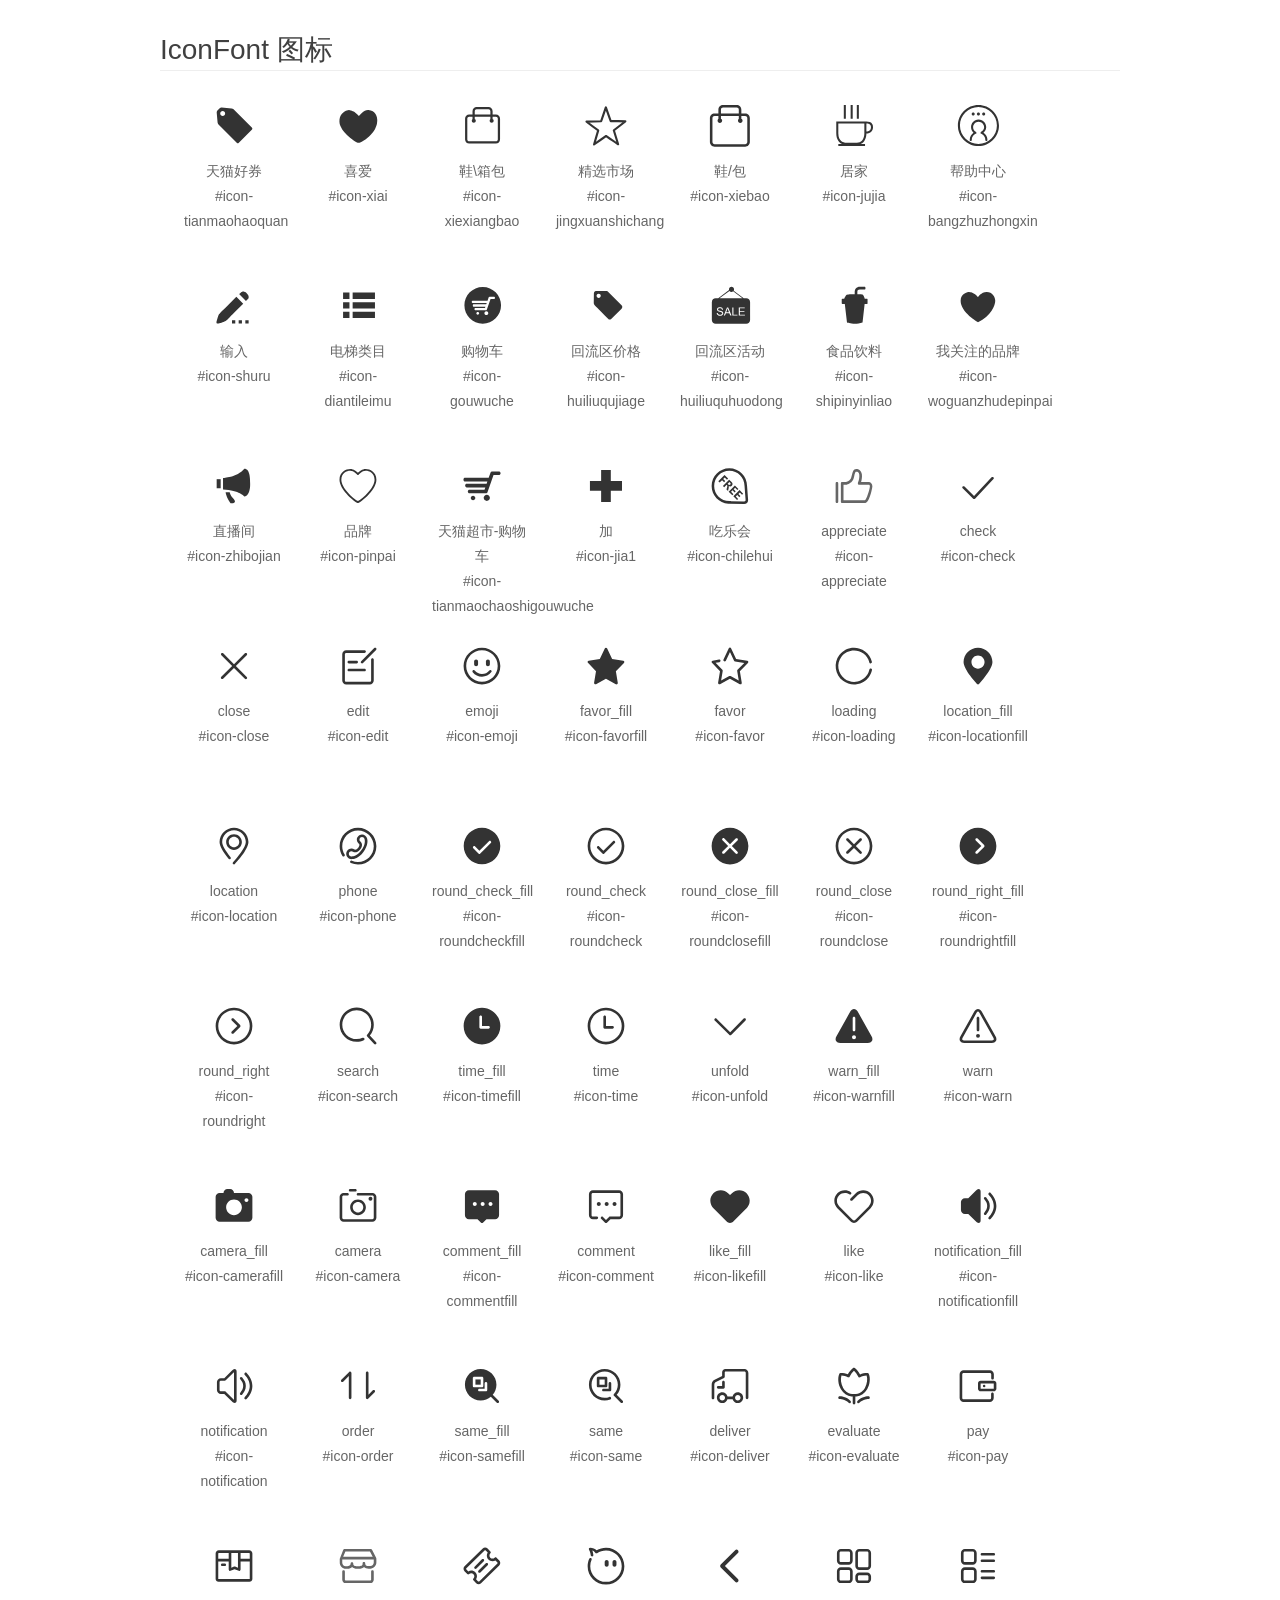
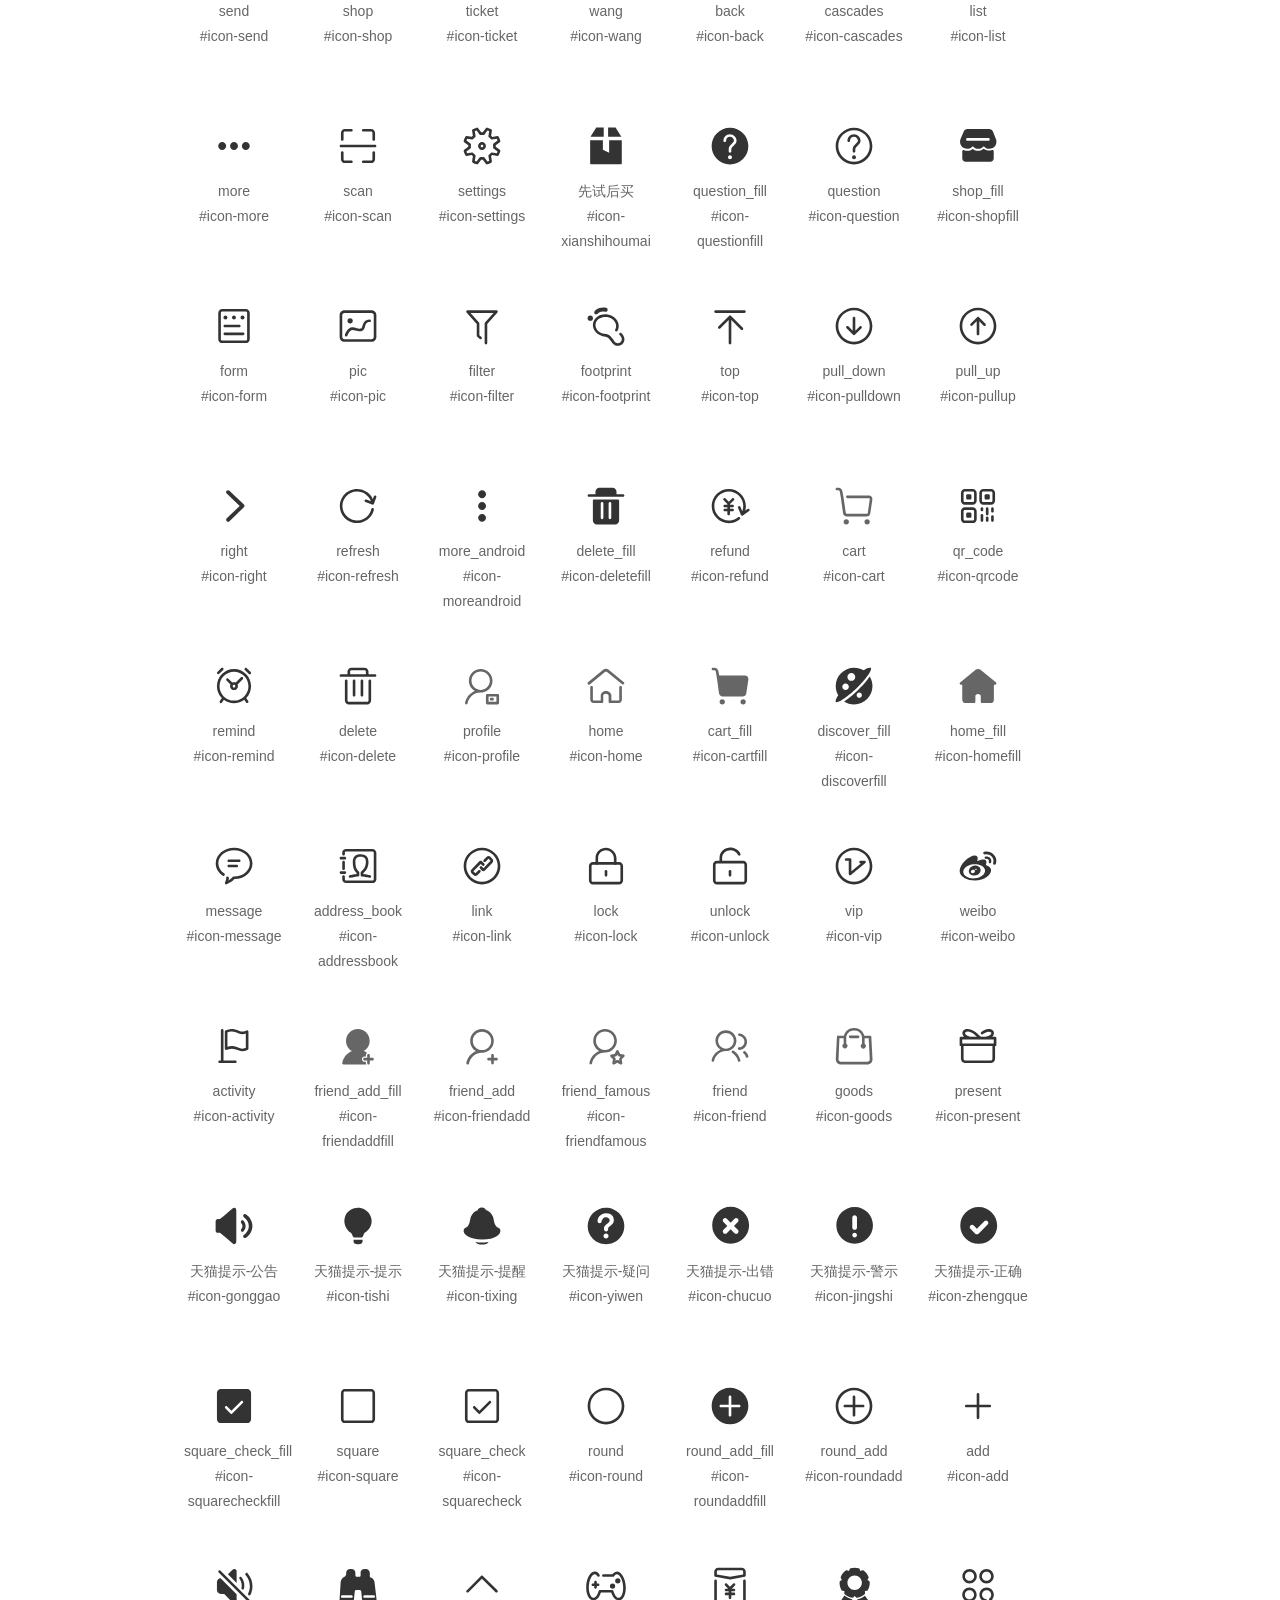
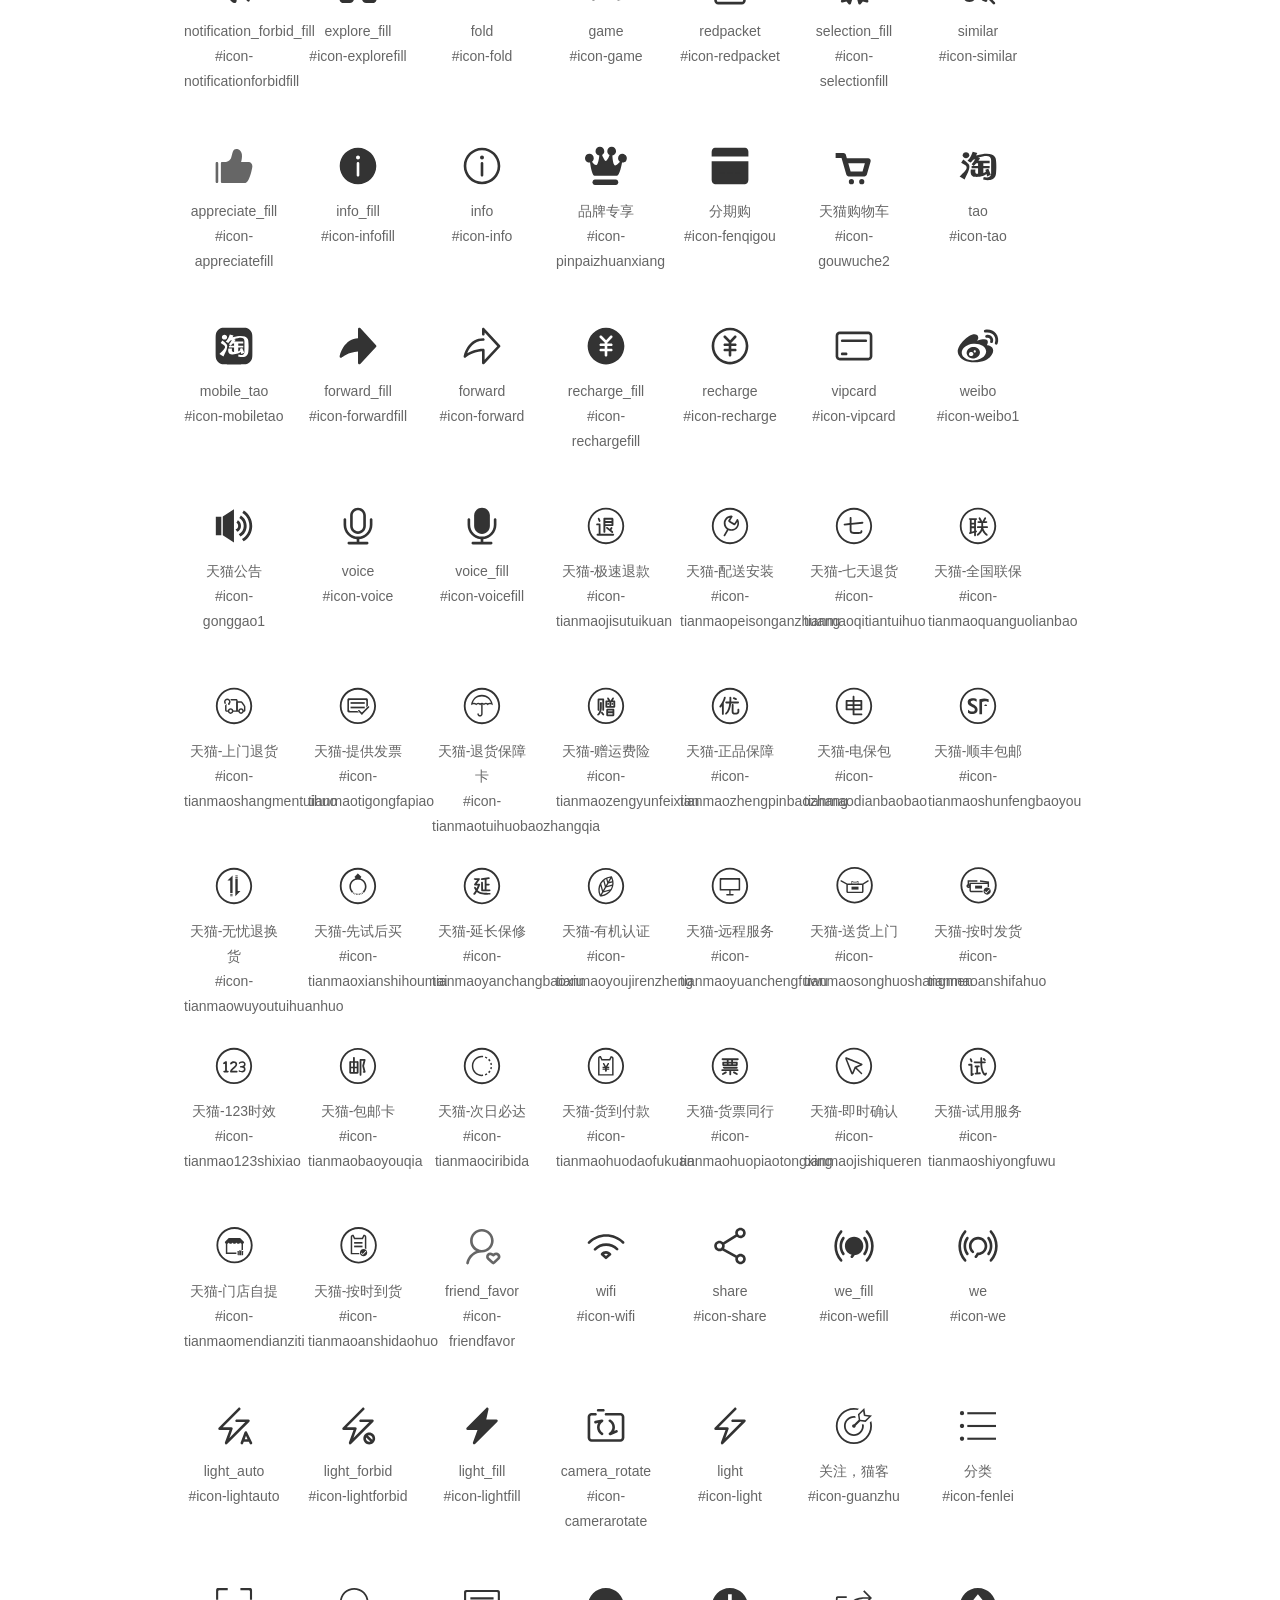
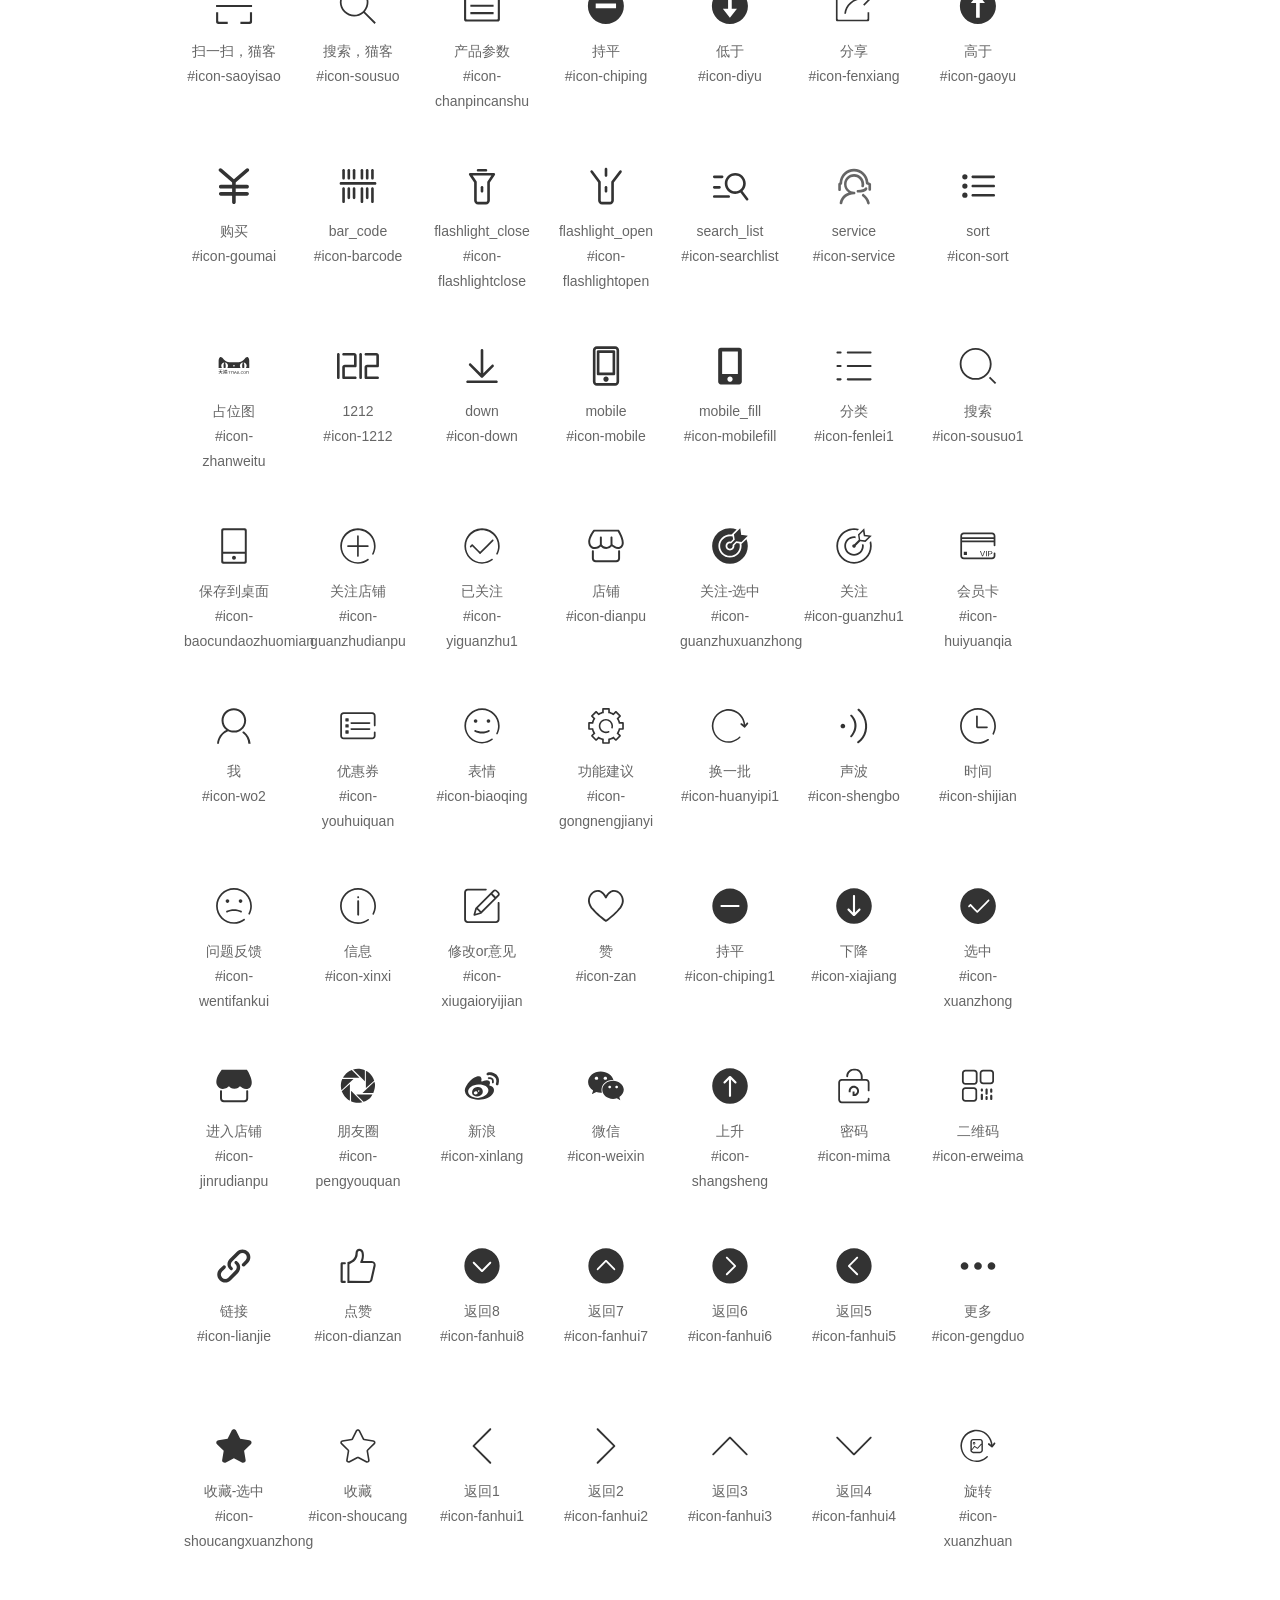
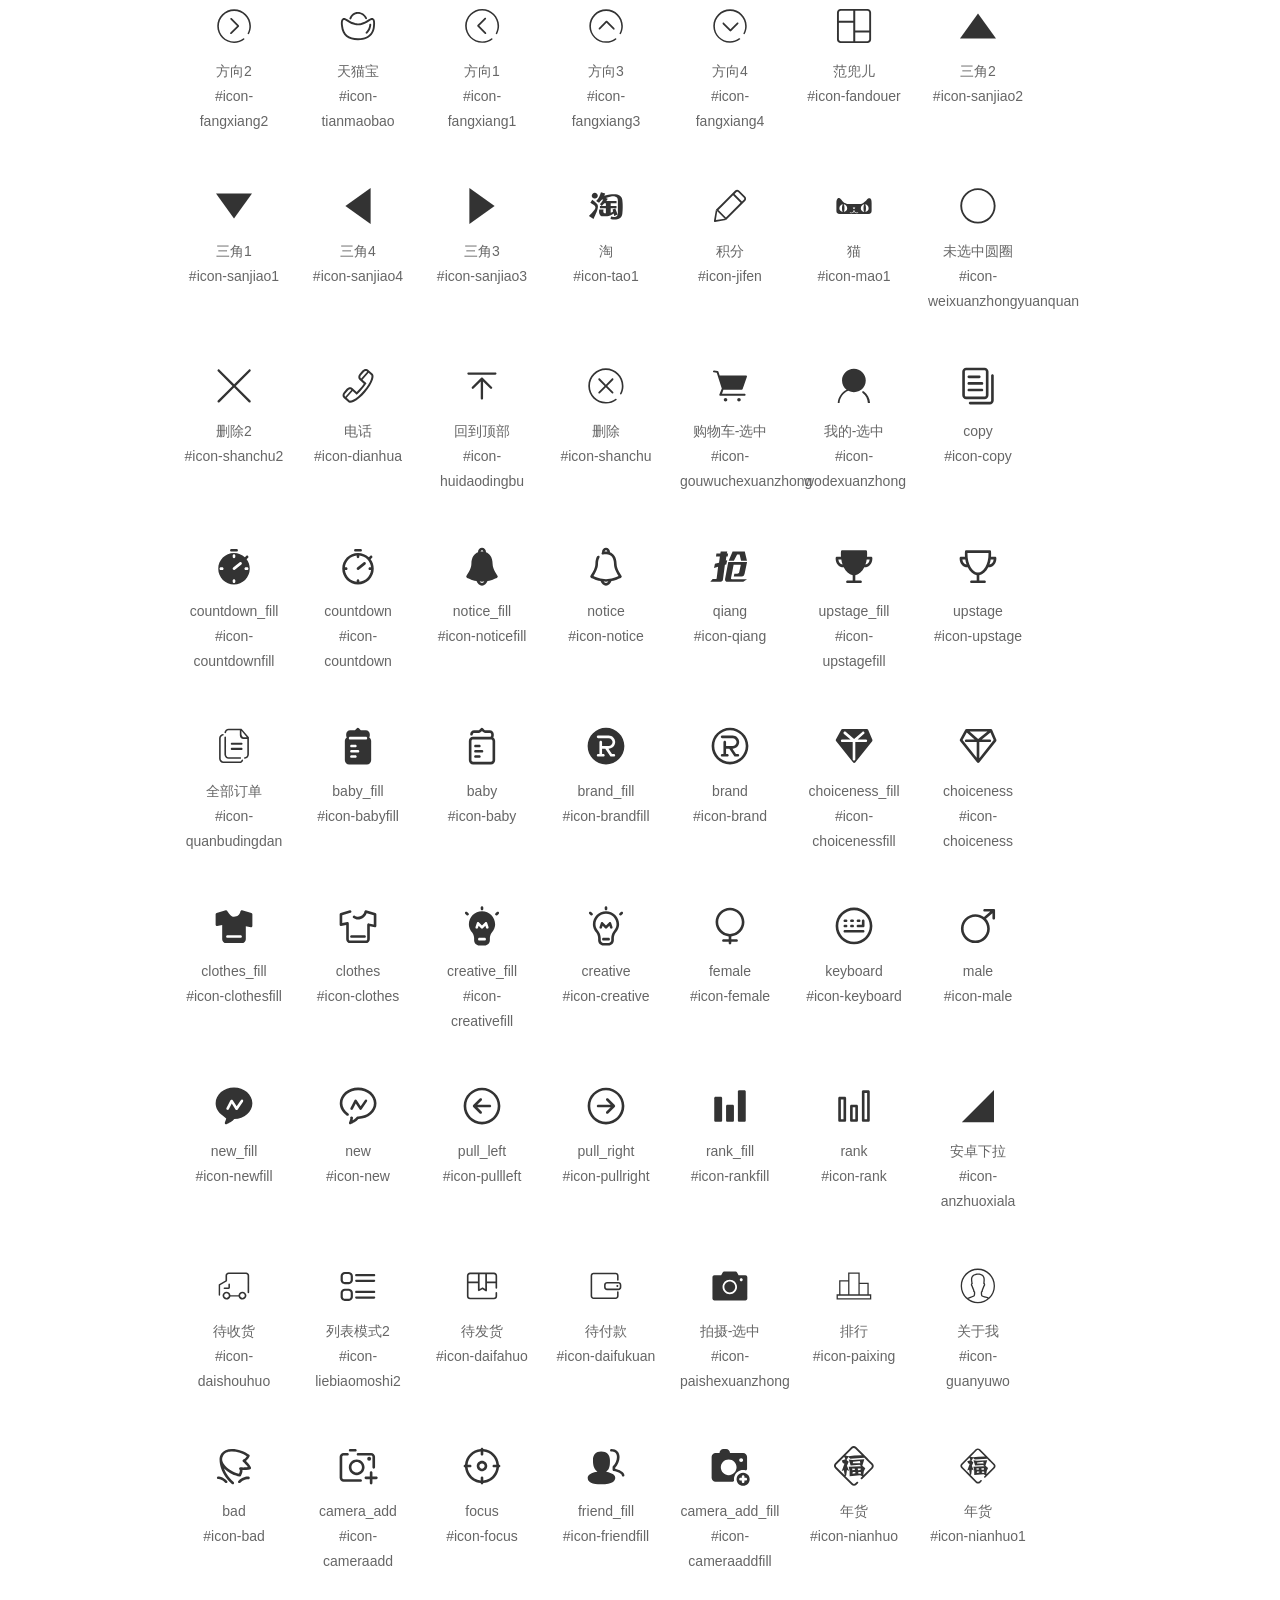
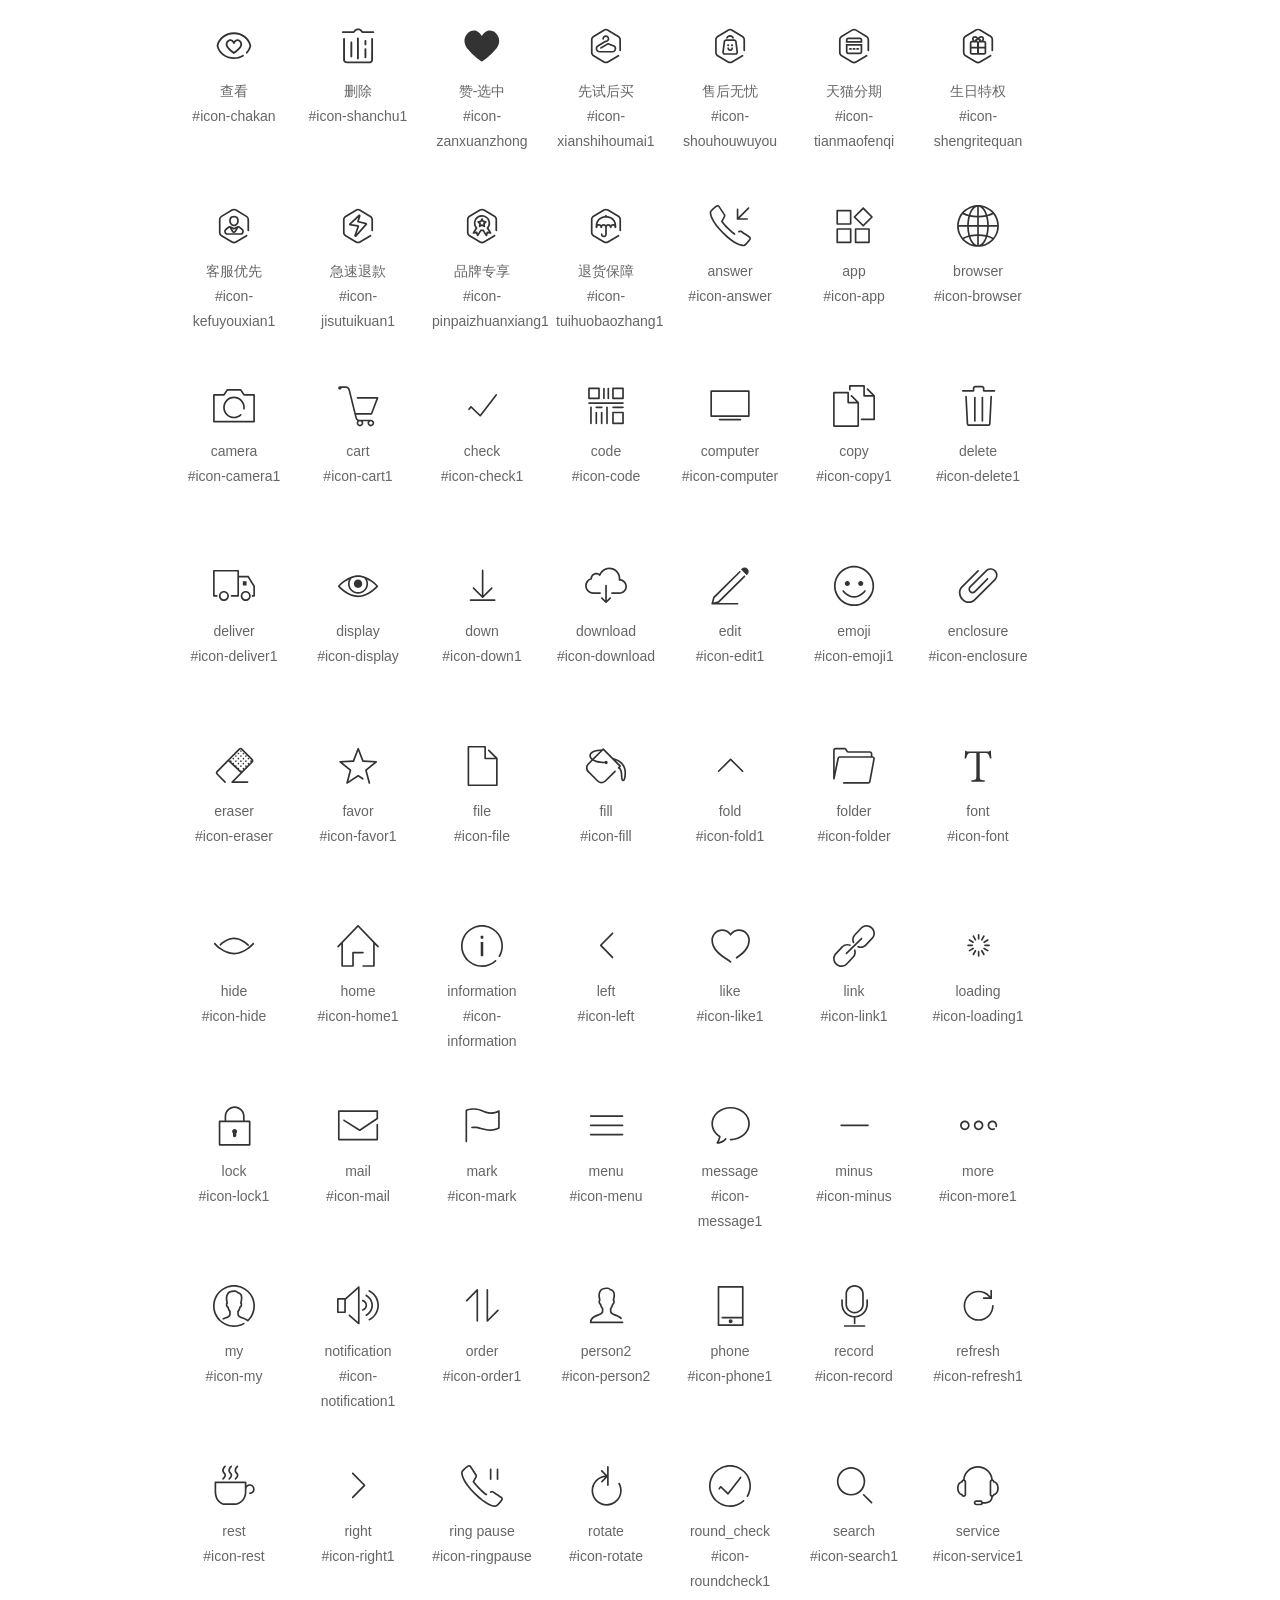
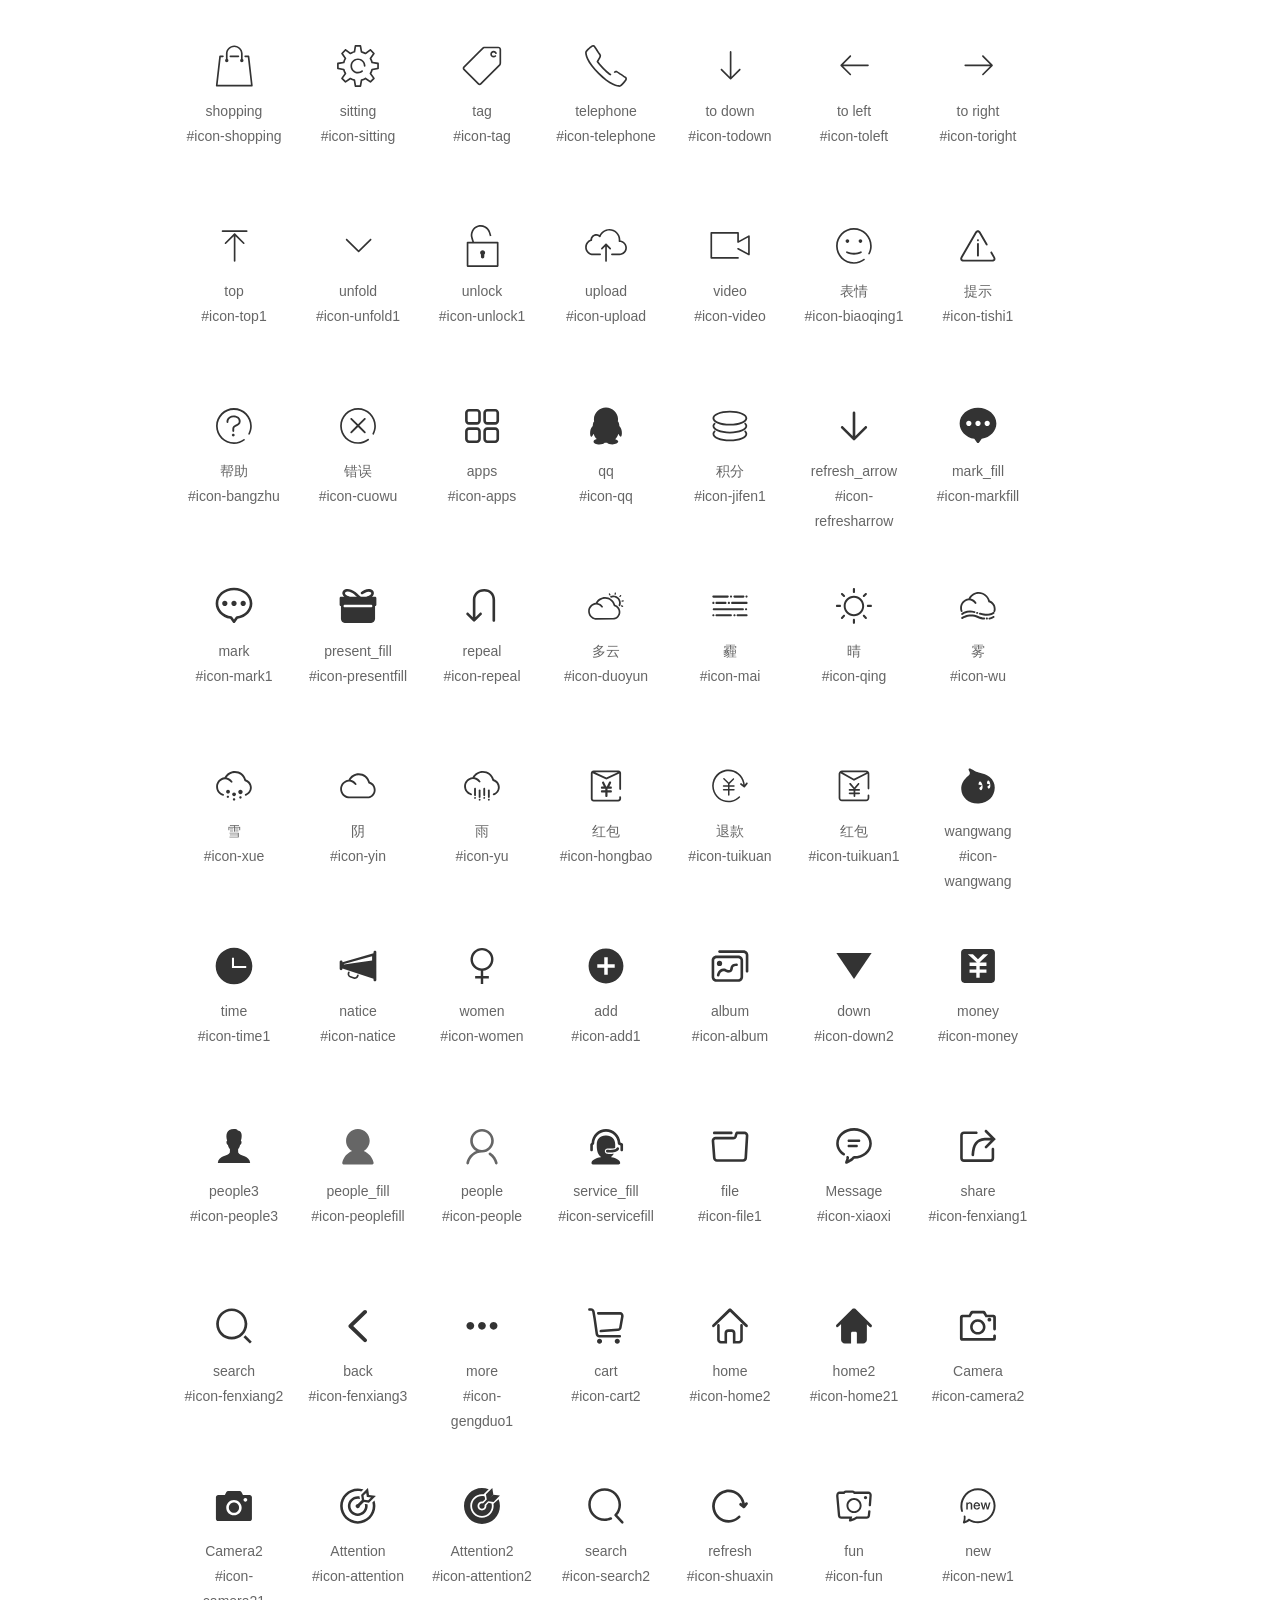
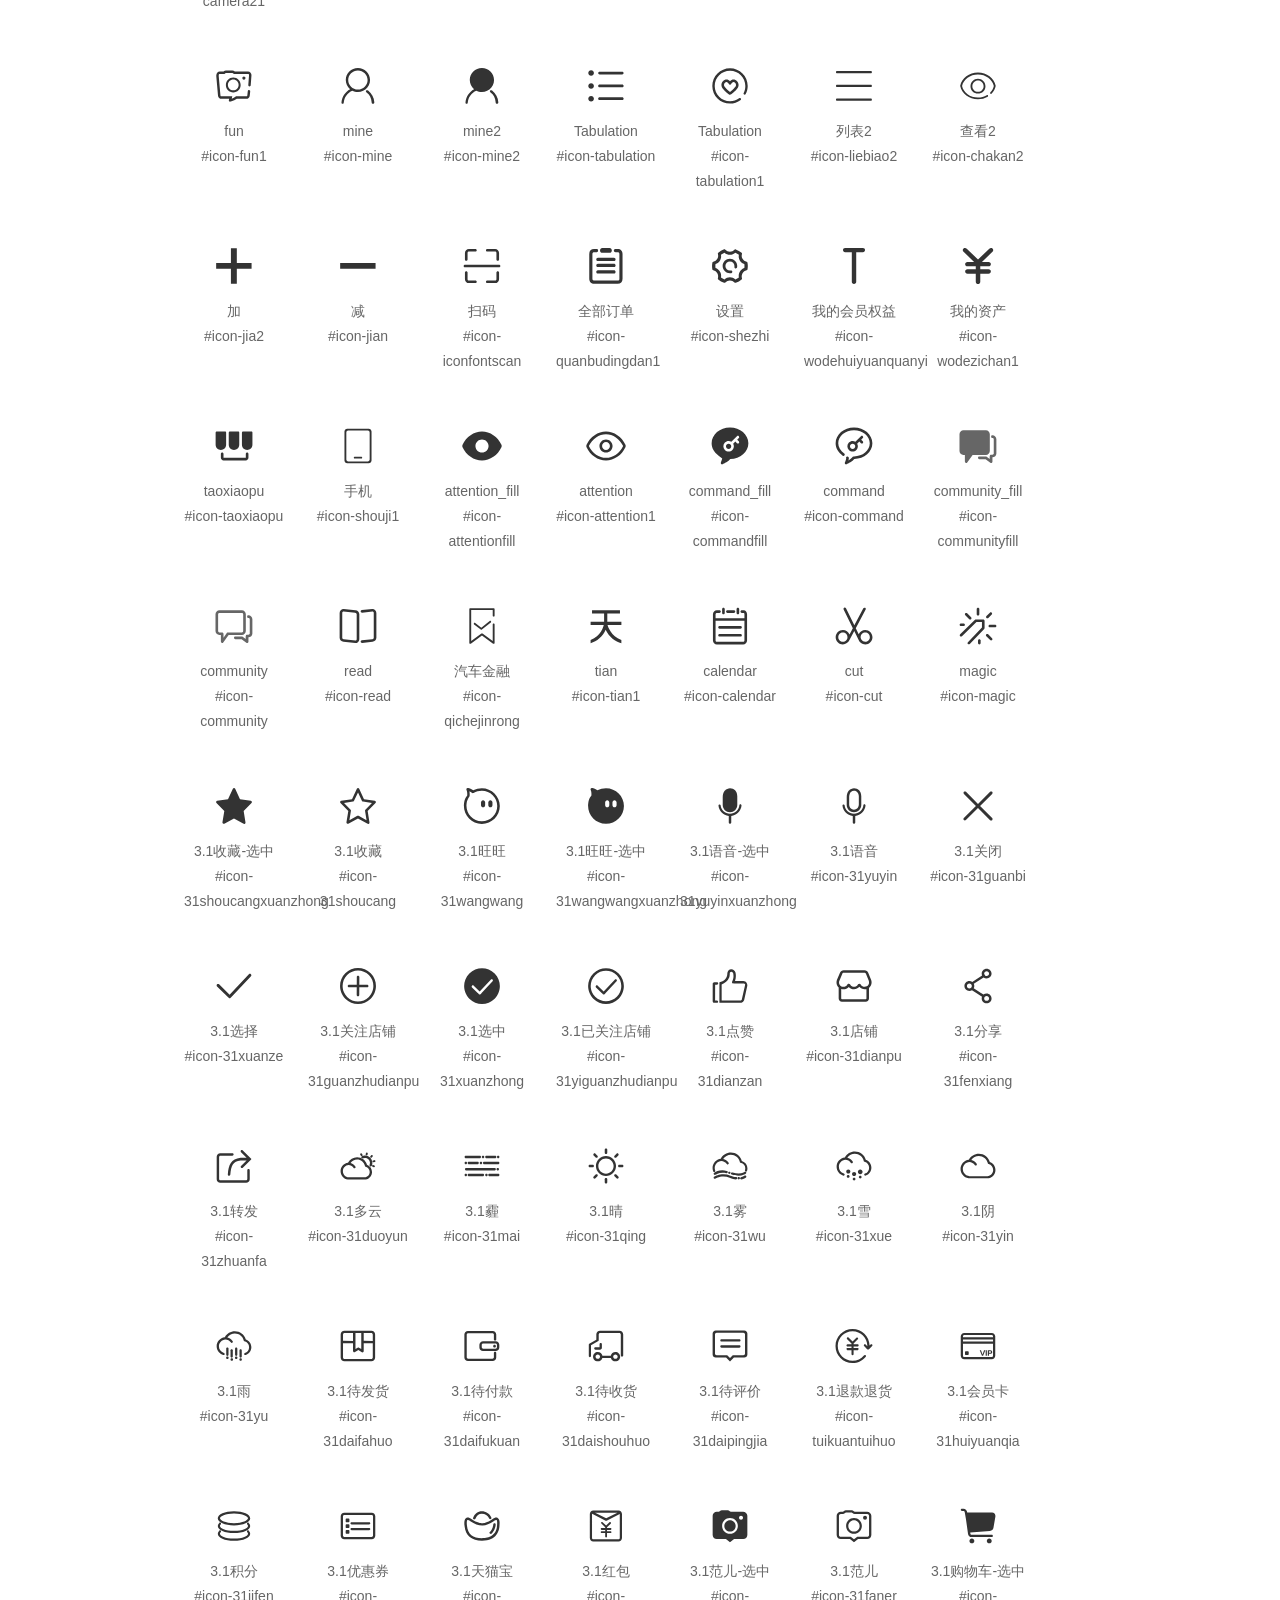
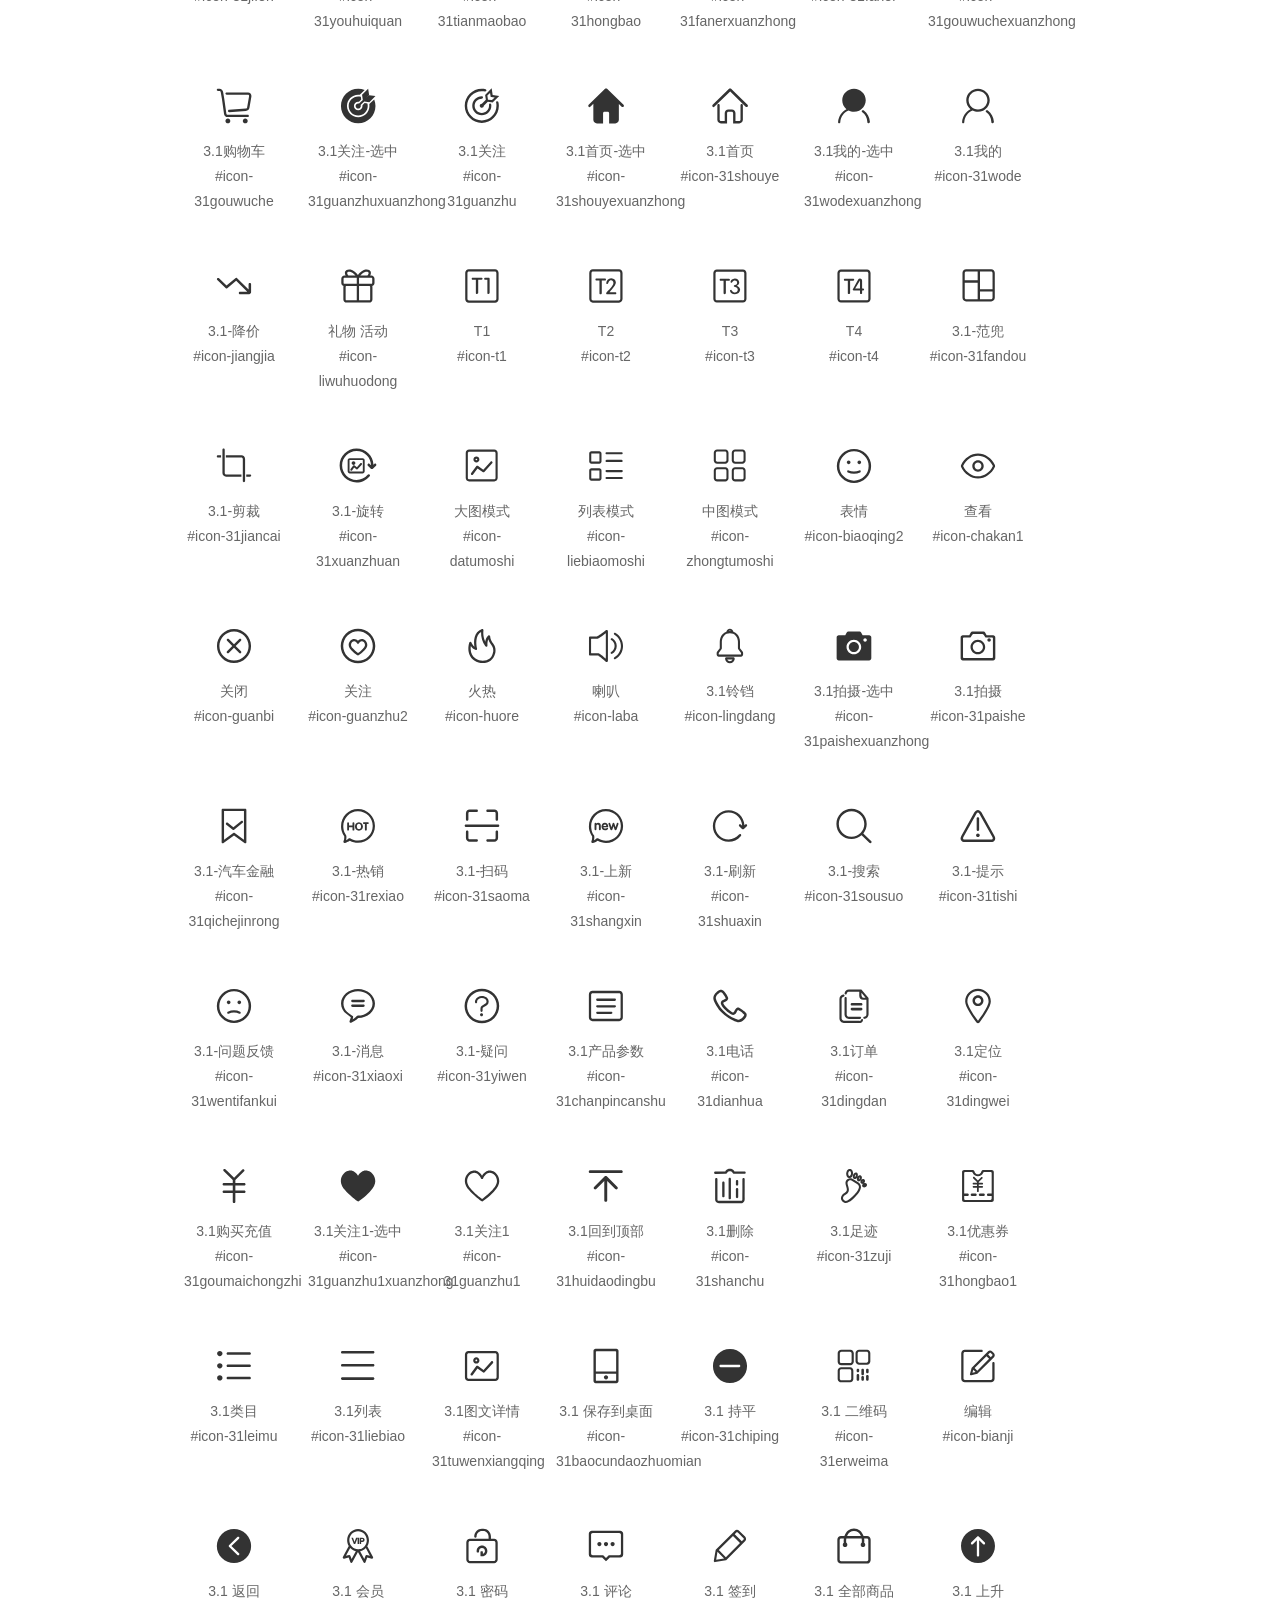
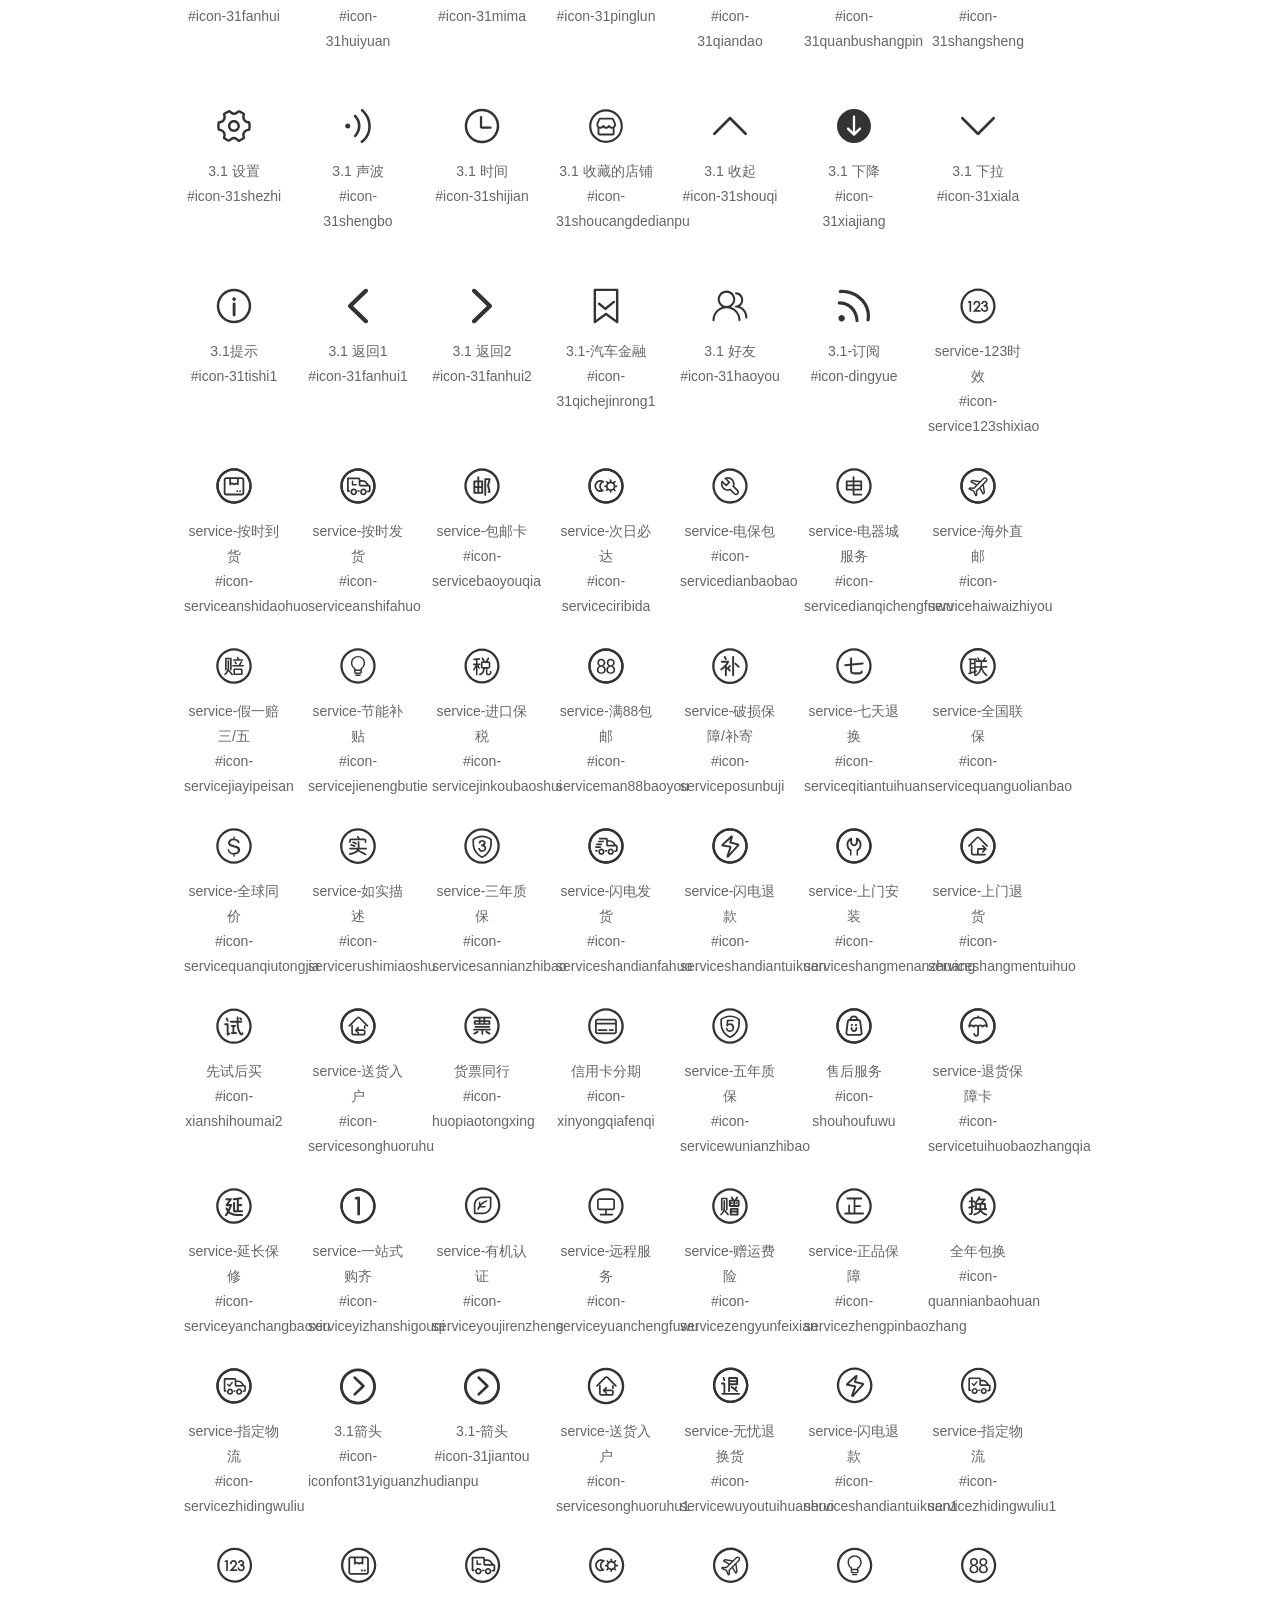
<file: an/src/assets/iconfont/demo_symbol.html>
<!DOCTYPE html>
<html>
<head>
    <meta charset="utf-8"/>
    <title>IconFont</title>
    <link rel="stylesheet" href="demo.css">
    <script src="iconfont.js"></script>

    <style type="text/css">
        .icon {
          /* 通过设置 font-size 来改变图标大小 */
          width: 1em; height: 1em;
          /* 图标和文字相邻时，垂直对齐 */
          vertical-align: -0.15em;
          /* 通过设置 color 来改变 SVG 的颜色/fill */
          fill: currentColor;
          /* path 和 stroke 溢出 viewBox 部分在 IE 下会显示
             normalize.css 中也包含这行 */
          overflow: hidden;
        }

    </style>
</head>
<body>
    <div class="main markdown">
        <h1>IconFont 图标</h1>
        <ul class="icon_lists clear">
            
                <li>
                    <svg class="icon" aria-hidden="true">
                        <use xlink:href="#icon-tianmaohaoquan"></use>
                    </svg>
                    <div class="name">天猫好券</div>
                    <div class="fontclass">#icon-tianmaohaoquan</div>
                </li>
            
                <li>
                    <svg class="icon" aria-hidden="true">
                        <use xlink:href="#icon-xiai"></use>
                    </svg>
                    <div class="name">喜爱</div>
                    <div class="fontclass">#icon-xiai</div>
                </li>
            
                <li>
                    <svg class="icon" aria-hidden="true">
                        <use xlink:href="#icon-xiexiangbao"></use>
                    </svg>
                    <div class="name">鞋\箱包</div>
                    <div class="fontclass">#icon-xiexiangbao</div>
                </li>
            
                <li>
                    <svg class="icon" aria-hidden="true">
                        <use xlink:href="#icon-jingxuanshichang"></use>
                    </svg>
                    <div class="name">精选市场</div>
                    <div class="fontclass">#icon-jingxuanshichang</div>
                </li>
            
                <li>
                    <svg class="icon" aria-hidden="true">
                        <use xlink:href="#icon-xiebao"></use>
                    </svg>
                    <div class="name">鞋/包</div>
                    <div class="fontclass">#icon-xiebao</div>
                </li>
            
                <li>
                    <svg class="icon" aria-hidden="true">
                        <use xlink:href="#icon-jujia"></use>
                    </svg>
                    <div class="name">居家</div>
                    <div class="fontclass">#icon-jujia</div>
                </li>
            
                <li>
                    <svg class="icon" aria-hidden="true">
                        <use xlink:href="#icon-bangzhuzhongxin"></use>
                    </svg>
                    <div class="name">帮助中心</div>
                    <div class="fontclass">#icon-bangzhuzhongxin</div>
                </li>
            
                <li>
                    <svg class="icon" aria-hidden="true">
                        <use xlink:href="#icon-shuru"></use>
                    </svg>
                    <div class="name">输入</div>
                    <div class="fontclass">#icon-shuru</div>
                </li>
            
                <li>
                    <svg class="icon" aria-hidden="true">
                        <use xlink:href="#icon-diantileimu"></use>
                    </svg>
                    <div class="name">电梯类目</div>
                    <div class="fontclass">#icon-diantileimu</div>
                </li>
            
                <li>
                    <svg class="icon" aria-hidden="true">
                        <use xlink:href="#icon-gouwuche"></use>
                    </svg>
                    <div class="name">购物车</div>
                    <div class="fontclass">#icon-gouwuche</div>
                </li>
            
                <li>
                    <svg class="icon" aria-hidden="true">
                        <use xlink:href="#icon-huiliuqujiage"></use>
                    </svg>
                    <div class="name">回流区价格</div>
                    <div class="fontclass">#icon-huiliuqujiage</div>
                </li>
            
                <li>
                    <svg class="icon" aria-hidden="true">
                        <use xlink:href="#icon-huiliuquhuodong"></use>
                    </svg>
                    <div class="name">回流区活动</div>
                    <div class="fontclass">#icon-huiliuquhuodong</div>
                </li>
            
                <li>
                    <svg class="icon" aria-hidden="true">
                        <use xlink:href="#icon-shipinyinliao"></use>
                    </svg>
                    <div class="name">食品饮料</div>
                    <div class="fontclass">#icon-shipinyinliao</div>
                </li>
            
                <li>
                    <svg class="icon" aria-hidden="true">
                        <use xlink:href="#icon-woguanzhudepinpai"></use>
                    </svg>
                    <div class="name">我关注的品牌</div>
                    <div class="fontclass">#icon-woguanzhudepinpai</div>
                </li>
            
                <li>
                    <svg class="icon" aria-hidden="true">
                        <use xlink:href="#icon-zhibojian"></use>
                    </svg>
                    <div class="name">直播间</div>
                    <div class="fontclass">#icon-zhibojian</div>
                </li>
            
                <li>
                    <svg class="icon" aria-hidden="true">
                        <use xlink:href="#icon-pinpai"></use>
                    </svg>
                    <div class="name">品牌</div>
                    <div class="fontclass">#icon-pinpai</div>
                </li>
            
                <li>
                    <svg class="icon" aria-hidden="true">
                        <use xlink:href="#icon-tianmaochaoshigouwuche"></use>
                    </svg>
                    <div class="name">天猫超市-购物车</div>
                    <div class="fontclass">#icon-tianmaochaoshigouwuche</div>
                </li>
            
                <li>
                    <svg class="icon" aria-hidden="true">
                        <use xlink:href="#icon-jia1"></use>
                    </svg>
                    <div class="name">加</div>
                    <div class="fontclass">#icon-jia1</div>
                </li>
            
                <li>
                    <svg class="icon" aria-hidden="true">
                        <use xlink:href="#icon-chilehui"></use>
                    </svg>
                    <div class="name">吃乐会</div>
                    <div class="fontclass">#icon-chilehui</div>
                </li>
            
                <li>
                    <svg class="icon" aria-hidden="true">
                        <use xlink:href="#icon-appreciate"></use>
                    </svg>
                    <div class="name">appreciate</div>
                    <div class="fontclass">#icon-appreciate</div>
                </li>
            
                <li>
                    <svg class="icon" aria-hidden="true">
                        <use xlink:href="#icon-check"></use>
                    </svg>
                    <div class="name">check</div>
                    <div class="fontclass">#icon-check</div>
                </li>
            
                <li>
                    <svg class="icon" aria-hidden="true">
                        <use xlink:href="#icon-close"></use>
                    </svg>
                    <div class="name">close</div>
                    <div class="fontclass">#icon-close</div>
                </li>
            
                <li>
                    <svg class="icon" aria-hidden="true">
                        <use xlink:href="#icon-edit"></use>
                    </svg>
                    <div class="name">edit</div>
                    <div class="fontclass">#icon-edit</div>
                </li>
            
                <li>
                    <svg class="icon" aria-hidden="true">
                        <use xlink:href="#icon-emoji"></use>
                    </svg>
                    <div class="name">emoji</div>
                    <div class="fontclass">#icon-emoji</div>
                </li>
            
                <li>
                    <svg class="icon" aria-hidden="true">
                        <use xlink:href="#icon-favorfill"></use>
                    </svg>
                    <div class="name">favor_fill</div>
                    <div class="fontclass">#icon-favorfill</div>
                </li>
            
                <li>
                    <svg class="icon" aria-hidden="true">
                        <use xlink:href="#icon-favor"></use>
                    </svg>
                    <div class="name">favor</div>
                    <div class="fontclass">#icon-favor</div>
                </li>
            
                <li>
                    <svg class="icon" aria-hidden="true">
                        <use xlink:href="#icon-loading"></use>
                    </svg>
                    <div class="name">loading</div>
                    <div class="fontclass">#icon-loading</div>
                </li>
            
                <li>
                    <svg class="icon" aria-hidden="true">
                        <use xlink:href="#icon-locationfill"></use>
                    </svg>
                    <div class="name">location_fill</div>
                    <div class="fontclass">#icon-locationfill</div>
                </li>
            
                <li>
                    <svg class="icon" aria-hidden="true">
                        <use xlink:href="#icon-location"></use>
                    </svg>
                    <div class="name">location</div>
                    <div class="fontclass">#icon-location</div>
                </li>
            
                <li>
                    <svg class="icon" aria-hidden="true">
                        <use xlink:href="#icon-phone"></use>
                    </svg>
                    <div class="name">phone</div>
                    <div class="fontclass">#icon-phone</div>
                </li>
            
                <li>
                    <svg class="icon" aria-hidden="true">
                        <use xlink:href="#icon-roundcheckfill"></use>
                    </svg>
                    <div class="name">round_check_fill</div>
                    <div class="fontclass">#icon-roundcheckfill</div>
                </li>
            
                <li>
                    <svg class="icon" aria-hidden="true">
                        <use xlink:href="#icon-roundcheck"></use>
                    </svg>
                    <div class="name">round_check</div>
                    <div class="fontclass">#icon-roundcheck</div>
                </li>
            
                <li>
                    <svg class="icon" aria-hidden="true">
                        <use xlink:href="#icon-roundclosefill"></use>
                    </svg>
                    <div class="name">round_close_fill</div>
                    <div class="fontclass">#icon-roundclosefill</div>
                </li>
            
                <li>
                    <svg class="icon" aria-hidden="true">
                        <use xlink:href="#icon-roundclose"></use>
                    </svg>
                    <div class="name">round_close</div>
                    <div class="fontclass">#icon-roundclose</div>
                </li>
            
                <li>
                    <svg class="icon" aria-hidden="true">
                        <use xlink:href="#icon-roundrightfill"></use>
                    </svg>
                    <div class="name">round_right_fill</div>
                    <div class="fontclass">#icon-roundrightfill</div>
                </li>
            
                <li>
                    <svg class="icon" aria-hidden="true">
                        <use xlink:href="#icon-roundright"></use>
                    </svg>
                    <div class="name">round_right</div>
                    <div class="fontclass">#icon-roundright</div>
                </li>
            
                <li>
                    <svg class="icon" aria-hidden="true">
                        <use xlink:href="#icon-search"></use>
                    </svg>
                    <div class="name">search</div>
                    <div class="fontclass">#icon-search</div>
                </li>
            
                <li>
                    <svg class="icon" aria-hidden="true">
                        <use xlink:href="#icon-timefill"></use>
                    </svg>
                    <div class="name">time_fill</div>
                    <div class="fontclass">#icon-timefill</div>
                </li>
            
                <li>
                    <svg class="icon" aria-hidden="true">
                        <use xlink:href="#icon-time"></use>
                    </svg>
                    <div class="name">time</div>
                    <div class="fontclass">#icon-time</div>
                </li>
            
                <li>
                    <svg class="icon" aria-hidden="true">
                        <use xlink:href="#icon-unfold"></use>
                    </svg>
                    <div class="name">unfold</div>
                    <div class="fontclass">#icon-unfold</div>
                </li>
            
                <li>
                    <svg class="icon" aria-hidden="true">
                        <use xlink:href="#icon-warnfill"></use>
                    </svg>
                    <div class="name">warn_fill</div>
                    <div class="fontclass">#icon-warnfill</div>
                </li>
            
                <li>
                    <svg class="icon" aria-hidden="true">
                        <use xlink:href="#icon-warn"></use>
                    </svg>
                    <div class="name">warn</div>
                    <div class="fontclass">#icon-warn</div>
                </li>
            
                <li>
                    <svg class="icon" aria-hidden="true">
                        <use xlink:href="#icon-camerafill"></use>
                    </svg>
                    <div class="name">camera_fill</div>
                    <div class="fontclass">#icon-camerafill</div>
                </li>
            
                <li>
                    <svg class="icon" aria-hidden="true">
                        <use xlink:href="#icon-camera"></use>
                    </svg>
                    <div class="name">camera</div>
                    <div class="fontclass">#icon-camera</div>
                </li>
            
                <li>
                    <svg class="icon" aria-hidden="true">
                        <use xlink:href="#icon-commentfill"></use>
                    </svg>
                    <div class="name">comment_fill</div>
                    <div class="fontclass">#icon-commentfill</div>
                </li>
            
                <li>
                    <svg class="icon" aria-hidden="true">
                        <use xlink:href="#icon-comment"></use>
                    </svg>
                    <div class="name">comment</div>
                    <div class="fontclass">#icon-comment</div>
                </li>
            
                <li>
                    <svg class="icon" aria-hidden="true">
                        <use xlink:href="#icon-likefill"></use>
                    </svg>
                    <div class="name">like_fill</div>
                    <div class="fontclass">#icon-likefill</div>
                </li>
            
                <li>
                    <svg class="icon" aria-hidden="true">
                        <use xlink:href="#icon-like"></use>
                    </svg>
                    <div class="name">like</div>
                    <div class="fontclass">#icon-like</div>
                </li>
            
                <li>
                    <svg class="icon" aria-hidden="true">
                        <use xlink:href="#icon-notificationfill"></use>
                    </svg>
                    <div class="name">notification_fill</div>
                    <div class="fontclass">#icon-notificationfill</div>
                </li>
            
                <li>
                    <svg class="icon" aria-hidden="true">
                        <use xlink:href="#icon-notification"></use>
                    </svg>
                    <div class="name">notification</div>
                    <div class="fontclass">#icon-notification</div>
                </li>
            
                <li>
                    <svg class="icon" aria-hidden="true">
                        <use xlink:href="#icon-order"></use>
                    </svg>
                    <div class="name">order</div>
                    <div class="fontclass">#icon-order</div>
                </li>
            
                <li>
                    <svg class="icon" aria-hidden="true">
                        <use xlink:href="#icon-samefill"></use>
                    </svg>
                    <div class="name">same_fill</div>
                    <div class="fontclass">#icon-samefill</div>
                </li>
            
                <li>
                    <svg class="icon" aria-hidden="true">
                        <use xlink:href="#icon-same"></use>
                    </svg>
                    <div class="name">same</div>
                    <div class="fontclass">#icon-same</div>
                </li>
            
                <li>
                    <svg class="icon" aria-hidden="true">
                        <use xlink:href="#icon-deliver"></use>
                    </svg>
                    <div class="name">deliver</div>
                    <div class="fontclass">#icon-deliver</div>
                </li>
            
                <li>
                    <svg class="icon" aria-hidden="true">
                        <use xlink:href="#icon-evaluate"></use>
                    </svg>
                    <div class="name">evaluate</div>
                    <div class="fontclass">#icon-evaluate</div>
                </li>
            
                <li>
                    <svg class="icon" aria-hidden="true">
                        <use xlink:href="#icon-pay"></use>
                    </svg>
                    <div class="name">pay</div>
                    <div class="fontclass">#icon-pay</div>
                </li>
            
                <li>
                    <svg class="icon" aria-hidden="true">
                        <use xlink:href="#icon-send"></use>
                    </svg>
                    <div class="name">send</div>
                    <div class="fontclass">#icon-send</div>
                </li>
            
                <li>
                    <svg class="icon" aria-hidden="true">
                        <use xlink:href="#icon-shop"></use>
                    </svg>
                    <div class="name">shop</div>
                    <div class="fontclass">#icon-shop</div>
                </li>
            
                <li>
                    <svg class="icon" aria-hidden="true">
                        <use xlink:href="#icon-ticket"></use>
                    </svg>
                    <div class="name">ticket</div>
                    <div class="fontclass">#icon-ticket</div>
                </li>
            
                <li>
                    <svg class="icon" aria-hidden="true">
                        <use xlink:href="#icon-wang"></use>
                    </svg>
                    <div class="name">wang</div>
                    <div class="fontclass">#icon-wang</div>
                </li>
            
                <li>
                    <svg class="icon" aria-hidden="true">
                        <use xlink:href="#icon-back"></use>
                    </svg>
                    <div class="name">back</div>
                    <div class="fontclass">#icon-back</div>
                </li>
            
                <li>
                    <svg class="icon" aria-hidden="true">
                        <use xlink:href="#icon-cascades"></use>
                    </svg>
                    <div class="name">cascades</div>
                    <div class="fontclass">#icon-cascades</div>
                </li>
            
                <li>
                    <svg class="icon" aria-hidden="true">
                        <use xlink:href="#icon-list"></use>
                    </svg>
                    <div class="name">list</div>
                    <div class="fontclass">#icon-list</div>
                </li>
            
                <li>
                    <svg class="icon" aria-hidden="true">
                        <use xlink:href="#icon-more"></use>
                    </svg>
                    <div class="name">more</div>
                    <div class="fontclass">#icon-more</div>
                </li>
            
                <li>
                    <svg class="icon" aria-hidden="true">
                        <use xlink:href="#icon-scan"></use>
                    </svg>
                    <div class="name">scan</div>
                    <div class="fontclass">#icon-scan</div>
                </li>
            
                <li>
                    <svg class="icon" aria-hidden="true">
                        <use xlink:href="#icon-settings"></use>
                    </svg>
                    <div class="name">settings</div>
                    <div class="fontclass">#icon-settings</div>
                </li>
            
                <li>
                    <svg class="icon" aria-hidden="true">
                        <use xlink:href="#icon-xianshihoumai"></use>
                    </svg>
                    <div class="name">先试后买</div>
                    <div class="fontclass">#icon-xianshihoumai</div>
                </li>
            
                <li>
                    <svg class="icon" aria-hidden="true">
                        <use xlink:href="#icon-questionfill"></use>
                    </svg>
                    <div class="name">question_fill</div>
                    <div class="fontclass">#icon-questionfill</div>
                </li>
            
                <li>
                    <svg class="icon" aria-hidden="true">
                        <use xlink:href="#icon-question"></use>
                    </svg>
                    <div class="name">question</div>
                    <div class="fontclass">#icon-question</div>
                </li>
            
                <li>
                    <svg class="icon" aria-hidden="true">
                        <use xlink:href="#icon-shopfill"></use>
                    </svg>
                    <div class="name">shop_fill</div>
                    <div class="fontclass">#icon-shopfill</div>
                </li>
            
                <li>
                    <svg class="icon" aria-hidden="true">
                        <use xlink:href="#icon-form"></use>
                    </svg>
                    <div class="name">form</div>
                    <div class="fontclass">#icon-form</div>
                </li>
            
                <li>
                    <svg class="icon" aria-hidden="true">
                        <use xlink:href="#icon-pic"></use>
                    </svg>
                    <div class="name">pic</div>
                    <div class="fontclass">#icon-pic</div>
                </li>
            
                <li>
                    <svg class="icon" aria-hidden="true">
                        <use xlink:href="#icon-filter"></use>
                    </svg>
                    <div class="name">filter</div>
                    <div class="fontclass">#icon-filter</div>
                </li>
            
                <li>
                    <svg class="icon" aria-hidden="true">
                        <use xlink:href="#icon-footprint"></use>
                    </svg>
                    <div class="name">footprint</div>
                    <div class="fontclass">#icon-footprint</div>
                </li>
            
                <li>
                    <svg class="icon" aria-hidden="true">
                        <use xlink:href="#icon-top"></use>
                    </svg>
                    <div class="name">top</div>
                    <div class="fontclass">#icon-top</div>
                </li>
            
                <li>
                    <svg class="icon" aria-hidden="true">
                        <use xlink:href="#icon-pulldown"></use>
                    </svg>
                    <div class="name">pull_down</div>
                    <div class="fontclass">#icon-pulldown</div>
                </li>
            
                <li>
                    <svg class="icon" aria-hidden="true">
                        <use xlink:href="#icon-pullup"></use>
                    </svg>
                    <div class="name">pull_up</div>
                    <div class="fontclass">#icon-pullup</div>
                </li>
            
                <li>
                    <svg class="icon" aria-hidden="true">
                        <use xlink:href="#icon-right"></use>
                    </svg>
                    <div class="name">right</div>
                    <div class="fontclass">#icon-right</div>
                </li>
            
                <li>
                    <svg class="icon" aria-hidden="true">
                        <use xlink:href="#icon-refresh"></use>
                    </svg>
                    <div class="name">refresh</div>
                    <div class="fontclass">#icon-refresh</div>
                </li>
            
                <li>
                    <svg class="icon" aria-hidden="true">
                        <use xlink:href="#icon-moreandroid"></use>
                    </svg>
                    <div class="name">more_android</div>
                    <div class="fontclass">#icon-moreandroid</div>
                </li>
            
                <li>
                    <svg class="icon" aria-hidden="true">
                        <use xlink:href="#icon-deletefill"></use>
                    </svg>
                    <div class="name">delete_fill</div>
                    <div class="fontclass">#icon-deletefill</div>
                </li>
            
                <li>
                    <svg class="icon" aria-hidden="true">
                        <use xlink:href="#icon-refund"></use>
                    </svg>
                    <div class="name">refund</div>
                    <div class="fontclass">#icon-refund</div>
                </li>
            
                <li>
                    <svg class="icon" aria-hidden="true">
                        <use xlink:href="#icon-cart"></use>
                    </svg>
                    <div class="name">cart</div>
                    <div class="fontclass">#icon-cart</div>
                </li>
            
                <li>
                    <svg class="icon" aria-hidden="true">
                        <use xlink:href="#icon-qrcode"></use>
                    </svg>
                    <div class="name">qr_code</div>
                    <div class="fontclass">#icon-qrcode</div>
                </li>
            
                <li>
                    <svg class="icon" aria-hidden="true">
                        <use xlink:href="#icon-remind"></use>
                    </svg>
                    <div class="name">remind</div>
                    <div class="fontclass">#icon-remind</div>
                </li>
            
                <li>
                    <svg class="icon" aria-hidden="true">
                        <use xlink:href="#icon-delete"></use>
                    </svg>
                    <div class="name">delete</div>
                    <div class="fontclass">#icon-delete</div>
                </li>
            
                <li>
                    <svg class="icon" aria-hidden="true">
                        <use xlink:href="#icon-profile"></use>
                    </svg>
                    <div class="name">profile</div>
                    <div class="fontclass">#icon-profile</div>
                </li>
            
                <li>
                    <svg class="icon" aria-hidden="true">
                        <use xlink:href="#icon-home"></use>
                    </svg>
                    <div class="name">home</div>
                    <div class="fontclass">#icon-home</div>
                </li>
            
                <li>
                    <svg class="icon" aria-hidden="true">
                        <use xlink:href="#icon-cartfill"></use>
                    </svg>
                    <div class="name">cart_fill</div>
                    <div class="fontclass">#icon-cartfill</div>
                </li>
            
                <li>
                    <svg class="icon" aria-hidden="true">
                        <use xlink:href="#icon-discoverfill"></use>
                    </svg>
                    <div class="name">discover_fill</div>
                    <div class="fontclass">#icon-discoverfill</div>
                </li>
            
                <li>
                    <svg class="icon" aria-hidden="true">
                        <use xlink:href="#icon-homefill"></use>
                    </svg>
                    <div class="name">home_fill</div>
                    <div class="fontclass">#icon-homefill</div>
                </li>
            
                <li>
                    <svg class="icon" aria-hidden="true">
                        <use xlink:href="#icon-message"></use>
                    </svg>
                    <div class="name">message</div>
                    <div class="fontclass">#icon-message</div>
                </li>
            
                <li>
                    <svg class="icon" aria-hidden="true">
                        <use xlink:href="#icon-addressbook"></use>
                    </svg>
                    <div class="name">address_book</div>
                    <div class="fontclass">#icon-addressbook</div>
                </li>
            
                <li>
                    <svg class="icon" aria-hidden="true">
                        <use xlink:href="#icon-link"></use>
                    </svg>
                    <div class="name">link</div>
                    <div class="fontclass">#icon-link</div>
                </li>
            
                <li>
                    <svg class="icon" aria-hidden="true">
                        <use xlink:href="#icon-lock"></use>
                    </svg>
                    <div class="name">lock</div>
                    <div class="fontclass">#icon-lock</div>
                </li>
            
                <li>
                    <svg class="icon" aria-hidden="true">
                        <use xlink:href="#icon-unlock"></use>
                    </svg>
                    <div class="name">unlock</div>
                    <div class="fontclass">#icon-unlock</div>
                </li>
            
                <li>
                    <svg class="icon" aria-hidden="true">
                        <use xlink:href="#icon-vip"></use>
                    </svg>
                    <div class="name">vip</div>
                    <div class="fontclass">#icon-vip</div>
                </li>
            
                <li>
                    <svg class="icon" aria-hidden="true">
                        <use xlink:href="#icon-weibo"></use>
                    </svg>
                    <div class="name">weibo</div>
                    <div class="fontclass">#icon-weibo</div>
                </li>
            
                <li>
                    <svg class="icon" aria-hidden="true">
                        <use xlink:href="#icon-activity"></use>
                    </svg>
                    <div class="name">activity</div>
                    <div class="fontclass">#icon-activity</div>
                </li>
            
                <li>
                    <svg class="icon" aria-hidden="true">
                        <use xlink:href="#icon-friendaddfill"></use>
                    </svg>
                    <div class="name">friend_add_fill</div>
                    <div class="fontclass">#icon-friendaddfill</div>
                </li>
            
                <li>
                    <svg class="icon" aria-hidden="true">
                        <use xlink:href="#icon-friendadd"></use>
                    </svg>
                    <div class="name">friend_add</div>
                    <div class="fontclass">#icon-friendadd</div>
                </li>
            
                <li>
                    <svg class="icon" aria-hidden="true">
                        <use xlink:href="#icon-friendfamous"></use>
                    </svg>
                    <div class="name">friend_famous</div>
                    <div class="fontclass">#icon-friendfamous</div>
                </li>
            
                <li>
                    <svg class="icon" aria-hidden="true">
                        <use xlink:href="#icon-friend"></use>
                    </svg>
                    <div class="name">friend</div>
                    <div class="fontclass">#icon-friend</div>
                </li>
            
                <li>
                    <svg class="icon" aria-hidden="true">
                        <use xlink:href="#icon-goods"></use>
                    </svg>
                    <div class="name">goods</div>
                    <div class="fontclass">#icon-goods</div>
                </li>
            
                <li>
                    <svg class="icon" aria-hidden="true">
                        <use xlink:href="#icon-present"></use>
                    </svg>
                    <div class="name">present</div>
                    <div class="fontclass">#icon-present</div>
                </li>
            
                <li>
                    <svg class="icon" aria-hidden="true">
                        <use xlink:href="#icon-gonggao"></use>
                    </svg>
                    <div class="name">天猫提示-公告</div>
                    <div class="fontclass">#icon-gonggao</div>
                </li>
            
                <li>
                    <svg class="icon" aria-hidden="true">
                        <use xlink:href="#icon-tishi"></use>
                    </svg>
                    <div class="name">天猫提示-提示</div>
                    <div class="fontclass">#icon-tishi</div>
                </li>
            
                <li>
                    <svg class="icon" aria-hidden="true">
                        <use xlink:href="#icon-tixing"></use>
                    </svg>
                    <div class="name">天猫提示-提醒</div>
                    <div class="fontclass">#icon-tixing</div>
                </li>
            
                <li>
                    <svg class="icon" aria-hidden="true">
                        <use xlink:href="#icon-yiwen"></use>
                    </svg>
                    <div class="name">天猫提示-疑问</div>
                    <div class="fontclass">#icon-yiwen</div>
                </li>
            
                <li>
                    <svg class="icon" aria-hidden="true">
                        <use xlink:href="#icon-chucuo"></use>
                    </svg>
                    <div class="name">天猫提示-出错</div>
                    <div class="fontclass">#icon-chucuo</div>
                </li>
            
                <li>
                    <svg class="icon" aria-hidden="true">
                        <use xlink:href="#icon-jingshi"></use>
                    </svg>
                    <div class="name">天猫提示-警示</div>
                    <div class="fontclass">#icon-jingshi</div>
                </li>
            
                <li>
                    <svg class="icon" aria-hidden="true">
                        <use xlink:href="#icon-zhengque"></use>
                    </svg>
                    <div class="name">天猫提示-正确</div>
                    <div class="fontclass">#icon-zhengque</div>
                </li>
            
                <li>
                    <svg class="icon" aria-hidden="true">
                        <use xlink:href="#icon-squarecheckfill"></use>
                    </svg>
                    <div class="name">square_check_fill</div>
                    <div class="fontclass">#icon-squarecheckfill</div>
                </li>
            
                <li>
                    <svg class="icon" aria-hidden="true">
                        <use xlink:href="#icon-square"></use>
                    </svg>
                    <div class="name">square</div>
                    <div class="fontclass">#icon-square</div>
                </li>
            
                <li>
                    <svg class="icon" aria-hidden="true">
                        <use xlink:href="#icon-squarecheck"></use>
                    </svg>
                    <div class="name">square_check</div>
                    <div class="fontclass">#icon-squarecheck</div>
                </li>
            
                <li>
                    <svg class="icon" aria-hidden="true">
                        <use xlink:href="#icon-round"></use>
                    </svg>
                    <div class="name">round</div>
                    <div class="fontclass">#icon-round</div>
                </li>
            
                <li>
                    <svg class="icon" aria-hidden="true">
                        <use xlink:href="#icon-roundaddfill"></use>
                    </svg>
                    <div class="name">round_add_fill</div>
                    <div class="fontclass">#icon-roundaddfill</div>
                </li>
            
                <li>
                    <svg class="icon" aria-hidden="true">
                        <use xlink:href="#icon-roundadd"></use>
                    </svg>
                    <div class="name">round_add</div>
                    <div class="fontclass">#icon-roundadd</div>
                </li>
            
                <li>
                    <svg class="icon" aria-hidden="true">
                        <use xlink:href="#icon-add"></use>
                    </svg>
                    <div class="name">add</div>
                    <div class="fontclass">#icon-add</div>
                </li>
            
                <li>
                    <svg class="icon" aria-hidden="true">
                        <use xlink:href="#icon-notificationforbidfill"></use>
                    </svg>
                    <div class="name">notification_forbid_fill</div>
                    <div class="fontclass">#icon-notificationforbidfill</div>
                </li>
            
                <li>
                    <svg class="icon" aria-hidden="true">
                        <use xlink:href="#icon-explorefill"></use>
                    </svg>
                    <div class="name">explore_fill</div>
                    <div class="fontclass">#icon-explorefill</div>
                </li>
            
                <li>
                    <svg class="icon" aria-hidden="true">
                        <use xlink:href="#icon-fold"></use>
                    </svg>
                    <div class="name">fold</div>
                    <div class="fontclass">#icon-fold</div>
                </li>
            
                <li>
                    <svg class="icon" aria-hidden="true">
                        <use xlink:href="#icon-game"></use>
                    </svg>
                    <div class="name">game</div>
                    <div class="fontclass">#icon-game</div>
                </li>
            
                <li>
                    <svg class="icon" aria-hidden="true">
                        <use xlink:href="#icon-redpacket"></use>
                    </svg>
                    <div class="name">redpacket</div>
                    <div class="fontclass">#icon-redpacket</div>
                </li>
            
                <li>
                    <svg class="icon" aria-hidden="true">
                        <use xlink:href="#icon-selectionfill"></use>
                    </svg>
                    <div class="name">selection_fill</div>
                    <div class="fontclass">#icon-selectionfill</div>
                </li>
            
                <li>
                    <svg class="icon" aria-hidden="true">
                        <use xlink:href="#icon-similar"></use>
                    </svg>
                    <div class="name">similar</div>
                    <div class="fontclass">#icon-similar</div>
                </li>
            
                <li>
                    <svg class="icon" aria-hidden="true">
                        <use xlink:href="#icon-appreciatefill"></use>
                    </svg>
                    <div class="name">appreciate_fill</div>
                    <div class="fontclass">#icon-appreciatefill</div>
                </li>
            
                <li>
                    <svg class="icon" aria-hidden="true">
                        <use xlink:href="#icon-infofill"></use>
                    </svg>
                    <div class="name">info_fill</div>
                    <div class="fontclass">#icon-infofill</div>
                </li>
            
                <li>
                    <svg class="icon" aria-hidden="true">
                        <use xlink:href="#icon-info"></use>
                    </svg>
                    <div class="name">info</div>
                    <div class="fontclass">#icon-info</div>
                </li>
            
                <li>
                    <svg class="icon" aria-hidden="true">
                        <use xlink:href="#icon-pinpaizhuanxiang"></use>
                    </svg>
                    <div class="name">品牌专享</div>
                    <div class="fontclass">#icon-pinpaizhuanxiang</div>
                </li>
            
                <li>
                    <svg class="icon" aria-hidden="true">
                        <use xlink:href="#icon-fenqigou"></use>
                    </svg>
                    <div class="name">分期购</div>
                    <div class="fontclass">#icon-fenqigou</div>
                </li>
            
                <li>
                    <svg class="icon" aria-hidden="true">
                        <use xlink:href="#icon-gouwuche2"></use>
                    </svg>
                    <div class="name">天猫购物车 </div>
                    <div class="fontclass">#icon-gouwuche2</div>
                </li>
            
                <li>
                    <svg class="icon" aria-hidden="true">
                        <use xlink:href="#icon-tao"></use>
                    </svg>
                    <div class="name">tao</div>
                    <div class="fontclass">#icon-tao</div>
                </li>
            
                <li>
                    <svg class="icon" aria-hidden="true">
                        <use xlink:href="#icon-mobiletao"></use>
                    </svg>
                    <div class="name">mobile_tao</div>
                    <div class="fontclass">#icon-mobiletao</div>
                </li>
            
                <li>
                    <svg class="icon" aria-hidden="true">
                        <use xlink:href="#icon-forwardfill"></use>
                    </svg>
                    <div class="name">forward_fill</div>
                    <div class="fontclass">#icon-forwardfill</div>
                </li>
            
                <li>
                    <svg class="icon" aria-hidden="true">
                        <use xlink:href="#icon-forward"></use>
                    </svg>
                    <div class="name">forward</div>
                    <div class="fontclass">#icon-forward</div>
                </li>
            
                <li>
                    <svg class="icon" aria-hidden="true">
                        <use xlink:href="#icon-rechargefill"></use>
                    </svg>
                    <div class="name">recharge_fill</div>
                    <div class="fontclass">#icon-rechargefill</div>
                </li>
            
                <li>
                    <svg class="icon" aria-hidden="true">
                        <use xlink:href="#icon-recharge"></use>
                    </svg>
                    <div class="name">recharge</div>
                    <div class="fontclass">#icon-recharge</div>
                </li>
            
                <li>
                    <svg class="icon" aria-hidden="true">
                        <use xlink:href="#icon-vipcard"></use>
                    </svg>
                    <div class="name">vipcard</div>
                    <div class="fontclass">#icon-vipcard</div>
                </li>
            
                <li>
                    <svg class="icon" aria-hidden="true">
                        <use xlink:href="#icon-weibo1"></use>
                    </svg>
                    <div class="name">weibo</div>
                    <div class="fontclass">#icon-weibo1</div>
                </li>
            
                <li>
                    <svg class="icon" aria-hidden="true">
                        <use xlink:href="#icon-gonggao1"></use>
                    </svg>
                    <div class="name">天猫公告</div>
                    <div class="fontclass">#icon-gonggao1</div>
                </li>
            
                <li>
                    <svg class="icon" aria-hidden="true">
                        <use xlink:href="#icon-voice"></use>
                    </svg>
                    <div class="name">voice</div>
                    <div class="fontclass">#icon-voice</div>
                </li>
            
                <li>
                    <svg class="icon" aria-hidden="true">
                        <use xlink:href="#icon-voicefill"></use>
                    </svg>
                    <div class="name">voice_fill</div>
                    <div class="fontclass">#icon-voicefill</div>
                </li>
            
                <li>
                    <svg class="icon" aria-hidden="true">
                        <use xlink:href="#icon-tianmaojisutuikuan"></use>
                    </svg>
                    <div class="name">天猫-极速退款</div>
                    <div class="fontclass">#icon-tianmaojisutuikuan</div>
                </li>
            
                <li>
                    <svg class="icon" aria-hidden="true">
                        <use xlink:href="#icon-tianmaopeisonganzhuang"></use>
                    </svg>
                    <div class="name">天猫-配送安装</div>
                    <div class="fontclass">#icon-tianmaopeisonganzhuang</div>
                </li>
            
                <li>
                    <svg class="icon" aria-hidden="true">
                        <use xlink:href="#icon-tianmaoqitiantuihuo"></use>
                    </svg>
                    <div class="name">天猫-七天退货</div>
                    <div class="fontclass">#icon-tianmaoqitiantuihuo</div>
                </li>
            
                <li>
                    <svg class="icon" aria-hidden="true">
                        <use xlink:href="#icon-tianmaoquanguolianbao"></use>
                    </svg>
                    <div class="name">天猫-全国联保</div>
                    <div class="fontclass">#icon-tianmaoquanguolianbao</div>
                </li>
            
                <li>
                    <svg class="icon" aria-hidden="true">
                        <use xlink:href="#icon-tianmaoshangmentuihuo"></use>
                    </svg>
                    <div class="name">天猫-上门退货</div>
                    <div class="fontclass">#icon-tianmaoshangmentuihuo</div>
                </li>
            
                <li>
                    <svg class="icon" aria-hidden="true">
                        <use xlink:href="#icon-tianmaotigongfapiao"></use>
                    </svg>
                    <div class="name">天猫-提供发票</div>
                    <div class="fontclass">#icon-tianmaotigongfapiao</div>
                </li>
            
                <li>
                    <svg class="icon" aria-hidden="true">
                        <use xlink:href="#icon-tianmaotuihuobaozhangqia"></use>
                    </svg>
                    <div class="name">天猫-退货保障卡</div>
                    <div class="fontclass">#icon-tianmaotuihuobaozhangqia</div>
                </li>
            
                <li>
                    <svg class="icon" aria-hidden="true">
                        <use xlink:href="#icon-tianmaozengyunfeixian"></use>
                    </svg>
                    <div class="name">天猫-赠运费险</div>
                    <div class="fontclass">#icon-tianmaozengyunfeixian</div>
                </li>
            
                <li>
                    <svg class="icon" aria-hidden="true">
                        <use xlink:href="#icon-tianmaozhengpinbaozhang"></use>
                    </svg>
                    <div class="name">天猫-正品保障</div>
                    <div class="fontclass">#icon-tianmaozhengpinbaozhang</div>
                </li>
            
                <li>
                    <svg class="icon" aria-hidden="true">
                        <use xlink:href="#icon-tianmaodianbaobao"></use>
                    </svg>
                    <div class="name">天猫-电保包</div>
                    <div class="fontclass">#icon-tianmaodianbaobao</div>
                </li>
            
                <li>
                    <svg class="icon" aria-hidden="true">
                        <use xlink:href="#icon-tianmaoshunfengbaoyou"></use>
                    </svg>
                    <div class="name">天猫-顺丰包邮</div>
                    <div class="fontclass">#icon-tianmaoshunfengbaoyou</div>
                </li>
            
                <li>
                    <svg class="icon" aria-hidden="true">
                        <use xlink:href="#icon-tianmaowuyoutuihuanhuo"></use>
                    </svg>
                    <div class="name">天猫-无忧退换货</div>
                    <div class="fontclass">#icon-tianmaowuyoutuihuanhuo</div>
                </li>
            
                <li>
                    <svg class="icon" aria-hidden="true">
                        <use xlink:href="#icon-tianmaoxianshihoumai"></use>
                    </svg>
                    <div class="name">天猫-先试后买</div>
                    <div class="fontclass">#icon-tianmaoxianshihoumai</div>
                </li>
            
                <li>
                    <svg class="icon" aria-hidden="true">
                        <use xlink:href="#icon-tianmaoyanchangbaoxiu"></use>
                    </svg>
                    <div class="name">天猫-延长保修</div>
                    <div class="fontclass">#icon-tianmaoyanchangbaoxiu</div>
                </li>
            
                <li>
                    <svg class="icon" aria-hidden="true">
                        <use xlink:href="#icon-tianmaoyoujirenzheng"></use>
                    </svg>
                    <div class="name">天猫-有机认证</div>
                    <div class="fontclass">#icon-tianmaoyoujirenzheng</div>
                </li>
            
                <li>
                    <svg class="icon" aria-hidden="true">
                        <use xlink:href="#icon-tianmaoyuanchengfuwu"></use>
                    </svg>
                    <div class="name">天猫-远程服务</div>
                    <div class="fontclass">#icon-tianmaoyuanchengfuwu</div>
                </li>
            
                <li>
                    <svg class="icon" aria-hidden="true">
                        <use xlink:href="#icon-tianmaosonghuoshangmen"></use>
                    </svg>
                    <div class="name">天猫-送货上门</div>
                    <div class="fontclass">#icon-tianmaosonghuoshangmen</div>
                </li>
            
                <li>
                    <svg class="icon" aria-hidden="true">
                        <use xlink:href="#icon-tianmaoanshifahuo"></use>
                    </svg>
                    <div class="name">天猫-按时发货</div>
                    <div class="fontclass">#icon-tianmaoanshifahuo</div>
                </li>
            
                <li>
                    <svg class="icon" aria-hidden="true">
                        <use xlink:href="#icon-tianmao123shixiao"></use>
                    </svg>
                    <div class="name">天猫-123时效</div>
                    <div class="fontclass">#icon-tianmao123shixiao</div>
                </li>
            
                <li>
                    <svg class="icon" aria-hidden="true">
                        <use xlink:href="#icon-tianmaobaoyouqia"></use>
                    </svg>
                    <div class="name">天猫-包邮卡</div>
                    <div class="fontclass">#icon-tianmaobaoyouqia</div>
                </li>
            
                <li>
                    <svg class="icon" aria-hidden="true">
                        <use xlink:href="#icon-tianmaociribida"></use>
                    </svg>
                    <div class="name">天猫-次日必达</div>
                    <div class="fontclass">#icon-tianmaociribida</div>
                </li>
            
                <li>
                    <svg class="icon" aria-hidden="true">
                        <use xlink:href="#icon-tianmaohuodaofukuan"></use>
                    </svg>
                    <div class="name">天猫-货到付款</div>
                    <div class="fontclass">#icon-tianmaohuodaofukuan</div>
                </li>
            
                <li>
                    <svg class="icon" aria-hidden="true">
                        <use xlink:href="#icon-tianmaohuopiaotongxing"></use>
                    </svg>
                    <div class="name">天猫-货票同行</div>
                    <div class="fontclass">#icon-tianmaohuopiaotongxing</div>
                </li>
            
                <li>
                    <svg class="icon" aria-hidden="true">
                        <use xlink:href="#icon-tianmaojishiqueren"></use>
                    </svg>
                    <div class="name">天猫-即时确认</div>
                    <div class="fontclass">#icon-tianmaojishiqueren</div>
                </li>
            
                <li>
                    <svg class="icon" aria-hidden="true">
                        <use xlink:href="#icon-tianmaoshiyongfuwu"></use>
                    </svg>
                    <div class="name">天猫-试用服务</div>
                    <div class="fontclass">#icon-tianmaoshiyongfuwu</div>
                </li>
            
                <li>
                    <svg class="icon" aria-hidden="true">
                        <use xlink:href="#icon-tianmaomendianziti"></use>
                    </svg>
                    <div class="name">天猫-门店自提</div>
                    <div class="fontclass">#icon-tianmaomendianziti</div>
                </li>
            
                <li>
                    <svg class="icon" aria-hidden="true">
                        <use xlink:href="#icon-tianmaoanshidaohuo"></use>
                    </svg>
                    <div class="name">天猫-按时到货</div>
                    <div class="fontclass">#icon-tianmaoanshidaohuo</div>
                </li>
            
                <li>
                    <svg class="icon" aria-hidden="true">
                        <use xlink:href="#icon-friendfavor"></use>
                    </svg>
                    <div class="name">friend_favor</div>
                    <div class="fontclass">#icon-friendfavor</div>
                </li>
            
                <li>
                    <svg class="icon" aria-hidden="true">
                        <use xlink:href="#icon-wifi"></use>
                    </svg>
                    <div class="name">wifi</div>
                    <div class="fontclass">#icon-wifi</div>
                </li>
            
                <li>
                    <svg class="icon" aria-hidden="true">
                        <use xlink:href="#icon-share"></use>
                    </svg>
                    <div class="name">share</div>
                    <div class="fontclass">#icon-share</div>
                </li>
            
                <li>
                    <svg class="icon" aria-hidden="true">
                        <use xlink:href="#icon-wefill"></use>
                    </svg>
                    <div class="name">we_fill</div>
                    <div class="fontclass">#icon-wefill</div>
                </li>
            
                <li>
                    <svg class="icon" aria-hidden="true">
                        <use xlink:href="#icon-we"></use>
                    </svg>
                    <div class="name">we</div>
                    <div class="fontclass">#icon-we</div>
                </li>
            
                <li>
                    <svg class="icon" aria-hidden="true">
                        <use xlink:href="#icon-lightauto"></use>
                    </svg>
                    <div class="name">light_auto</div>
                    <div class="fontclass">#icon-lightauto</div>
                </li>
            
                <li>
                    <svg class="icon" aria-hidden="true">
                        <use xlink:href="#icon-lightforbid"></use>
                    </svg>
                    <div class="name">light_forbid</div>
                    <div class="fontclass">#icon-lightforbid</div>
                </li>
            
                <li>
                    <svg class="icon" aria-hidden="true">
                        <use xlink:href="#icon-lightfill"></use>
                    </svg>
                    <div class="name">light_fill</div>
                    <div class="fontclass">#icon-lightfill</div>
                </li>
            
                <li>
                    <svg class="icon" aria-hidden="true">
                        <use xlink:href="#icon-camerarotate"></use>
                    </svg>
                    <div class="name">camera_rotate</div>
                    <div class="fontclass">#icon-camerarotate</div>
                </li>
            
                <li>
                    <svg class="icon" aria-hidden="true">
                        <use xlink:href="#icon-light"></use>
                    </svg>
                    <div class="name">light</div>
                    <div class="fontclass">#icon-light</div>
                </li>
            
                <li>
                    <svg class="icon" aria-hidden="true">
                        <use xlink:href="#icon-guanzhu"></use>
                    </svg>
                    <div class="name">关注，猫客</div>
                    <div class="fontclass">#icon-guanzhu</div>
                </li>
            
                <li>
                    <svg class="icon" aria-hidden="true">
                        <use xlink:href="#icon-fenlei"></use>
                    </svg>
                    <div class="name">分类</div>
                    <div class="fontclass">#icon-fenlei</div>
                </li>
            
                <li>
                    <svg class="icon" aria-hidden="true">
                        <use xlink:href="#icon-saoyisao"></use>
                    </svg>
                    <div class="name">扫一扫，猫客</div>
                    <div class="fontclass">#icon-saoyisao</div>
                </li>
            
                <li>
                    <svg class="icon" aria-hidden="true">
                        <use xlink:href="#icon-sousuo"></use>
                    </svg>
                    <div class="name">搜索，猫客</div>
                    <div class="fontclass">#icon-sousuo</div>
                </li>
            
                <li>
                    <svg class="icon" aria-hidden="true">
                        <use xlink:href="#icon-chanpincanshu"></use>
                    </svg>
                    <div class="name">产品参数</div>
                    <div class="fontclass">#icon-chanpincanshu</div>
                </li>
            
                <li>
                    <svg class="icon" aria-hidden="true">
                        <use xlink:href="#icon-chiping"></use>
                    </svg>
                    <div class="name">持平</div>
                    <div class="fontclass">#icon-chiping</div>
                </li>
            
                <li>
                    <svg class="icon" aria-hidden="true">
                        <use xlink:href="#icon-diyu"></use>
                    </svg>
                    <div class="name">低于</div>
                    <div class="fontclass">#icon-diyu</div>
                </li>
            
                <li>
                    <svg class="icon" aria-hidden="true">
                        <use xlink:href="#icon-fenxiang"></use>
                    </svg>
                    <div class="name">分享</div>
                    <div class="fontclass">#icon-fenxiang</div>
                </li>
            
                <li>
                    <svg class="icon" aria-hidden="true">
                        <use xlink:href="#icon-gaoyu"></use>
                    </svg>
                    <div class="name">高于</div>
                    <div class="fontclass">#icon-gaoyu</div>
                </li>
            
                <li>
                    <svg class="icon" aria-hidden="true">
                        <use xlink:href="#icon-goumai"></use>
                    </svg>
                    <div class="name">购买</div>
                    <div class="fontclass">#icon-goumai</div>
                </li>
            
                <li>
                    <svg class="icon" aria-hidden="true">
                        <use xlink:href="#icon-barcode"></use>
                    </svg>
                    <div class="name">bar_code</div>
                    <div class="fontclass">#icon-barcode</div>
                </li>
            
                <li>
                    <svg class="icon" aria-hidden="true">
                        <use xlink:href="#icon-flashlightclose"></use>
                    </svg>
                    <div class="name">flashlight_close</div>
                    <div class="fontclass">#icon-flashlightclose</div>
                </li>
            
                <li>
                    <svg class="icon" aria-hidden="true">
                        <use xlink:href="#icon-flashlightopen"></use>
                    </svg>
                    <div class="name">flashlight_open</div>
                    <div class="fontclass">#icon-flashlightopen</div>
                </li>
            
                <li>
                    <svg class="icon" aria-hidden="true">
                        <use xlink:href="#icon-searchlist"></use>
                    </svg>
                    <div class="name">search_list</div>
                    <div class="fontclass">#icon-searchlist</div>
                </li>
            
                <li>
                    <svg class="icon" aria-hidden="true">
                        <use xlink:href="#icon-service"></use>
                    </svg>
                    <div class="name">service</div>
                    <div class="fontclass">#icon-service</div>
                </li>
            
                <li>
                    <svg class="icon" aria-hidden="true">
                        <use xlink:href="#icon-sort"></use>
                    </svg>
                    <div class="name">sort</div>
                    <div class="fontclass">#icon-sort</div>
                </li>
            
                <li>
                    <svg class="icon" aria-hidden="true">
                        <use xlink:href="#icon-zhanweitu"></use>
                    </svg>
                    <div class="name">占位图</div>
                    <div class="fontclass">#icon-zhanweitu</div>
                </li>
            
                <li>
                    <svg class="icon" aria-hidden="true">
                        <use xlink:href="#icon-1212"></use>
                    </svg>
                    <div class="name">1212</div>
                    <div class="fontclass">#icon-1212</div>
                </li>
            
                <li>
                    <svg class="icon" aria-hidden="true">
                        <use xlink:href="#icon-down"></use>
                    </svg>
                    <div class="name">down</div>
                    <div class="fontclass">#icon-down</div>
                </li>
            
                <li>
                    <svg class="icon" aria-hidden="true">
                        <use xlink:href="#icon-mobile"></use>
                    </svg>
                    <div class="name">mobile</div>
                    <div class="fontclass">#icon-mobile</div>
                </li>
            
                <li>
                    <svg class="icon" aria-hidden="true">
                        <use xlink:href="#icon-mobilefill"></use>
                    </svg>
                    <div class="name">mobile_fill</div>
                    <div class="fontclass">#icon-mobilefill</div>
                </li>
            
                <li>
                    <svg class="icon" aria-hidden="true">
                        <use xlink:href="#icon-fenlei1"></use>
                    </svg>
                    <div class="name">分类</div>
                    <div class="fontclass">#icon-fenlei1</div>
                </li>
            
                <li>
                    <svg class="icon" aria-hidden="true">
                        <use xlink:href="#icon-sousuo1"></use>
                    </svg>
                    <div class="name">搜索</div>
                    <div class="fontclass">#icon-sousuo1</div>
                </li>
            
                <li>
                    <svg class="icon" aria-hidden="true">
                        <use xlink:href="#icon-baocundaozhuomian"></use>
                    </svg>
                    <div class="name">保存到桌面</div>
                    <div class="fontclass">#icon-baocundaozhuomian</div>
                </li>
            
                <li>
                    <svg class="icon" aria-hidden="true">
                        <use xlink:href="#icon-guanzhudianpu"></use>
                    </svg>
                    <div class="name">关注店铺</div>
                    <div class="fontclass">#icon-guanzhudianpu</div>
                </li>
            
                <li>
                    <svg class="icon" aria-hidden="true">
                        <use xlink:href="#icon-yiguanzhu1"></use>
                    </svg>
                    <div class="name">已关注</div>
                    <div class="fontclass">#icon-yiguanzhu1</div>
                </li>
            
                <li>
                    <svg class="icon" aria-hidden="true">
                        <use xlink:href="#icon-dianpu"></use>
                    </svg>
                    <div class="name">店铺</div>
                    <div class="fontclass">#icon-dianpu</div>
                </li>
            
                <li>
                    <svg class="icon" aria-hidden="true">
                        <use xlink:href="#icon-guanzhuxuanzhong"></use>
                    </svg>
                    <div class="name">关注-选中</div>
                    <div class="fontclass">#icon-guanzhuxuanzhong</div>
                </li>
            
                <li>
                    <svg class="icon" aria-hidden="true">
                        <use xlink:href="#icon-guanzhu1"></use>
                    </svg>
                    <div class="name">关注</div>
                    <div class="fontclass">#icon-guanzhu1</div>
                </li>
            
                <li>
                    <svg class="icon" aria-hidden="true">
                        <use xlink:href="#icon-huiyuanqia"></use>
                    </svg>
                    <div class="name">会员卡</div>
                    <div class="fontclass">#icon-huiyuanqia</div>
                </li>
            
                <li>
                    <svg class="icon" aria-hidden="true">
                        <use xlink:href="#icon-wo2"></use>
                    </svg>
                    <div class="name">我</div>
                    <div class="fontclass">#icon-wo2</div>
                </li>
            
                <li>
                    <svg class="icon" aria-hidden="true">
                        <use xlink:href="#icon-youhuiquan"></use>
                    </svg>
                    <div class="name">优惠券</div>
                    <div class="fontclass">#icon-youhuiquan</div>
                </li>
            
                <li>
                    <svg class="icon" aria-hidden="true">
                        <use xlink:href="#icon-biaoqing"></use>
                    </svg>
                    <div class="name">表情</div>
                    <div class="fontclass">#icon-biaoqing</div>
                </li>
            
                <li>
                    <svg class="icon" aria-hidden="true">
                        <use xlink:href="#icon-gongnengjianyi"></use>
                    </svg>
                    <div class="name">功能建议</div>
                    <div class="fontclass">#icon-gongnengjianyi</div>
                </li>
            
                <li>
                    <svg class="icon" aria-hidden="true">
                        <use xlink:href="#icon-huanyipi1"></use>
                    </svg>
                    <div class="name">换一批</div>
                    <div class="fontclass">#icon-huanyipi1</div>
                </li>
            
                <li>
                    <svg class="icon" aria-hidden="true">
                        <use xlink:href="#icon-shengbo"></use>
                    </svg>
                    <div class="name">声波</div>
                    <div class="fontclass">#icon-shengbo</div>
                </li>
            
                <li>
                    <svg class="icon" aria-hidden="true">
                        <use xlink:href="#icon-shijian"></use>
                    </svg>
                    <div class="name">时间</div>
                    <div class="fontclass">#icon-shijian</div>
                </li>
            
                <li>
                    <svg class="icon" aria-hidden="true">
                        <use xlink:href="#icon-wentifankui"></use>
                    </svg>
                    <div class="name">问题反馈</div>
                    <div class="fontclass">#icon-wentifankui</div>
                </li>
            
                <li>
                    <svg class="icon" aria-hidden="true">
                        <use xlink:href="#icon-xinxi"></use>
                    </svg>
                    <div class="name">信息</div>
                    <div class="fontclass">#icon-xinxi</div>
                </li>
            
                <li>
                    <svg class="icon" aria-hidden="true">
                        <use xlink:href="#icon-xiugaioryijian"></use>
                    </svg>
                    <div class="name">修改or意见</div>
                    <div class="fontclass">#icon-xiugaioryijian</div>
                </li>
            
                <li>
                    <svg class="icon" aria-hidden="true">
                        <use xlink:href="#icon-zan"></use>
                    </svg>
                    <div class="name">赞</div>
                    <div class="fontclass">#icon-zan</div>
                </li>
            
                <li>
                    <svg class="icon" aria-hidden="true">
                        <use xlink:href="#icon-chiping1"></use>
                    </svg>
                    <div class="name">持平</div>
                    <div class="fontclass">#icon-chiping1</div>
                </li>
            
                <li>
                    <svg class="icon" aria-hidden="true">
                        <use xlink:href="#icon-xiajiang"></use>
                    </svg>
                    <div class="name">下降</div>
                    <div class="fontclass">#icon-xiajiang</div>
                </li>
            
                <li>
                    <svg class="icon" aria-hidden="true">
                        <use xlink:href="#icon-xuanzhong"></use>
                    </svg>
                    <div class="name">选中</div>
                    <div class="fontclass">#icon-xuanzhong</div>
                </li>
            
                <li>
                    <svg class="icon" aria-hidden="true">
                        <use xlink:href="#icon-jinrudianpu"></use>
                    </svg>
                    <div class="name">进入店铺</div>
                    <div class="fontclass">#icon-jinrudianpu</div>
                </li>
            
                <li>
                    <svg class="icon" aria-hidden="true">
                        <use xlink:href="#icon-pengyouquan"></use>
                    </svg>
                    <div class="name">朋友圈</div>
                    <div class="fontclass">#icon-pengyouquan</div>
                </li>
            
                <li>
                    <svg class="icon" aria-hidden="true">
                        <use xlink:href="#icon-xinlang"></use>
                    </svg>
                    <div class="name">新浪</div>
                    <div class="fontclass">#icon-xinlang</div>
                </li>
            
                <li>
                    <svg class="icon" aria-hidden="true">
                        <use xlink:href="#icon-weixin"></use>
                    </svg>
                    <div class="name">微信</div>
                    <div class="fontclass">#icon-weixin</div>
                </li>
            
                <li>
                    <svg class="icon" aria-hidden="true">
                        <use xlink:href="#icon-shangsheng"></use>
                    </svg>
                    <div class="name">上升</div>
                    <div class="fontclass">#icon-shangsheng</div>
                </li>
            
                <li>
                    <svg class="icon" aria-hidden="true">
                        <use xlink:href="#icon-mima"></use>
                    </svg>
                    <div class="name">密码</div>
                    <div class="fontclass">#icon-mima</div>
                </li>
            
                <li>
                    <svg class="icon" aria-hidden="true">
                        <use xlink:href="#icon-erweima"></use>
                    </svg>
                    <div class="name">二维码</div>
                    <div class="fontclass">#icon-erweima</div>
                </li>
            
                <li>
                    <svg class="icon" aria-hidden="true">
                        <use xlink:href="#icon-lianjie"></use>
                    </svg>
                    <div class="name">链接</div>
                    <div class="fontclass">#icon-lianjie</div>
                </li>
            
                <li>
                    <svg class="icon" aria-hidden="true">
                        <use xlink:href="#icon-dianzan"></use>
                    </svg>
                    <div class="name">点赞</div>
                    <div class="fontclass">#icon-dianzan</div>
                </li>
            
                <li>
                    <svg class="icon" aria-hidden="true">
                        <use xlink:href="#icon-fanhui8"></use>
                    </svg>
                    <div class="name">返回8</div>
                    <div class="fontclass">#icon-fanhui8</div>
                </li>
            
                <li>
                    <svg class="icon" aria-hidden="true">
                        <use xlink:href="#icon-fanhui7"></use>
                    </svg>
                    <div class="name">返回7</div>
                    <div class="fontclass">#icon-fanhui7</div>
                </li>
            
                <li>
                    <svg class="icon" aria-hidden="true">
                        <use xlink:href="#icon-fanhui6"></use>
                    </svg>
                    <div class="name">返回6</div>
                    <div class="fontclass">#icon-fanhui6</div>
                </li>
            
                <li>
                    <svg class="icon" aria-hidden="true">
                        <use xlink:href="#icon-fanhui5"></use>
                    </svg>
                    <div class="name">返回5</div>
                    <div class="fontclass">#icon-fanhui5</div>
                </li>
            
                <li>
                    <svg class="icon" aria-hidden="true">
                        <use xlink:href="#icon-gengduo"></use>
                    </svg>
                    <div class="name">更多</div>
                    <div class="fontclass">#icon-gengduo</div>
                </li>
            
                <li>
                    <svg class="icon" aria-hidden="true">
                        <use xlink:href="#icon-shoucangxuanzhong"></use>
                    </svg>
                    <div class="name">收藏-选中</div>
                    <div class="fontclass">#icon-shoucangxuanzhong</div>
                </li>
            
                <li>
                    <svg class="icon" aria-hidden="true">
                        <use xlink:href="#icon-shoucang"></use>
                    </svg>
                    <div class="name">收藏</div>
                    <div class="fontclass">#icon-shoucang</div>
                </li>
            
                <li>
                    <svg class="icon" aria-hidden="true">
                        <use xlink:href="#icon-fanhui1"></use>
                    </svg>
                    <div class="name">返回1</div>
                    <div class="fontclass">#icon-fanhui1</div>
                </li>
            
                <li>
                    <svg class="icon" aria-hidden="true">
                        <use xlink:href="#icon-fanhui2"></use>
                    </svg>
                    <div class="name">返回2</div>
                    <div class="fontclass">#icon-fanhui2</div>
                </li>
            
                <li>
                    <svg class="icon" aria-hidden="true">
                        <use xlink:href="#icon-fanhui3"></use>
                    </svg>
                    <div class="name">返回3</div>
                    <div class="fontclass">#icon-fanhui3</div>
                </li>
            
                <li>
                    <svg class="icon" aria-hidden="true">
                        <use xlink:href="#icon-fanhui4"></use>
                    </svg>
                    <div class="name">返回4</div>
                    <div class="fontclass">#icon-fanhui4</div>
                </li>
            
                <li>
                    <svg class="icon" aria-hidden="true">
                        <use xlink:href="#icon-xuanzhuan"></use>
                    </svg>
                    <div class="name">旋转</div>
                    <div class="fontclass">#icon-xuanzhuan</div>
                </li>
            
                <li>
                    <svg class="icon" aria-hidden="true">
                        <use xlink:href="#icon-fangxiang2"></use>
                    </svg>
                    <div class="name">方向2</div>
                    <div class="fontclass">#icon-fangxiang2</div>
                </li>
            
                <li>
                    <svg class="icon" aria-hidden="true">
                        <use xlink:href="#icon-tianmaobao"></use>
                    </svg>
                    <div class="name">天猫宝</div>
                    <div class="fontclass">#icon-tianmaobao</div>
                </li>
            
                <li>
                    <svg class="icon" aria-hidden="true">
                        <use xlink:href="#icon-fangxiang1"></use>
                    </svg>
                    <div class="name">方向1</div>
                    <div class="fontclass">#icon-fangxiang1</div>
                </li>
            
                <li>
                    <svg class="icon" aria-hidden="true">
                        <use xlink:href="#icon-fangxiang3"></use>
                    </svg>
                    <div class="name">方向3</div>
                    <div class="fontclass">#icon-fangxiang3</div>
                </li>
            
                <li>
                    <svg class="icon" aria-hidden="true">
                        <use xlink:href="#icon-fangxiang4"></use>
                    </svg>
                    <div class="name">方向4</div>
                    <div class="fontclass">#icon-fangxiang4</div>
                </li>
            
                <li>
                    <svg class="icon" aria-hidden="true">
                        <use xlink:href="#icon-fandouer"></use>
                    </svg>
                    <div class="name">范兜儿</div>
                    <div class="fontclass">#icon-fandouer</div>
                </li>
            
                <li>
                    <svg class="icon" aria-hidden="true">
                        <use xlink:href="#icon-sanjiao2"></use>
                    </svg>
                    <div class="name">三角2</div>
                    <div class="fontclass">#icon-sanjiao2</div>
                </li>
            
                <li>
                    <svg class="icon" aria-hidden="true">
                        <use xlink:href="#icon-sanjiao1"></use>
                    </svg>
                    <div class="name">三角1</div>
                    <div class="fontclass">#icon-sanjiao1</div>
                </li>
            
                <li>
                    <svg class="icon" aria-hidden="true">
                        <use xlink:href="#icon-sanjiao4"></use>
                    </svg>
                    <div class="name">三角4</div>
                    <div class="fontclass">#icon-sanjiao4</div>
                </li>
            
                <li>
                    <svg class="icon" aria-hidden="true">
                        <use xlink:href="#icon-sanjiao3"></use>
                    </svg>
                    <div class="name">三角3</div>
                    <div class="fontclass">#icon-sanjiao3</div>
                </li>
            
                <li>
                    <svg class="icon" aria-hidden="true">
                        <use xlink:href="#icon-tao1"></use>
                    </svg>
                    <div class="name">淘</div>
                    <div class="fontclass">#icon-tao1</div>
                </li>
            
                <li>
                    <svg class="icon" aria-hidden="true">
                        <use xlink:href="#icon-jifen"></use>
                    </svg>
                    <div class="name">积分</div>
                    <div class="fontclass">#icon-jifen</div>
                </li>
            
                <li>
                    <svg class="icon" aria-hidden="true">
                        <use xlink:href="#icon-mao1"></use>
                    </svg>
                    <div class="name">猫</div>
                    <div class="fontclass">#icon-mao1</div>
                </li>
            
                <li>
                    <svg class="icon" aria-hidden="true">
                        <use xlink:href="#icon-weixuanzhongyuanquan"></use>
                    </svg>
                    <div class="name">未选中圆圈</div>
                    <div class="fontclass">#icon-weixuanzhongyuanquan</div>
                </li>
            
                <li>
                    <svg class="icon" aria-hidden="true">
                        <use xlink:href="#icon-shanchu2"></use>
                    </svg>
                    <div class="name">删除2</div>
                    <div class="fontclass">#icon-shanchu2</div>
                </li>
            
                <li>
                    <svg class="icon" aria-hidden="true">
                        <use xlink:href="#icon-dianhua"></use>
                    </svg>
                    <div class="name">电话</div>
                    <div class="fontclass">#icon-dianhua</div>
                </li>
            
                <li>
                    <svg class="icon" aria-hidden="true">
                        <use xlink:href="#icon-huidaodingbu"></use>
                    </svg>
                    <div class="name">回到顶部</div>
                    <div class="fontclass">#icon-huidaodingbu</div>
                </li>
            
                <li>
                    <svg class="icon" aria-hidden="true">
                        <use xlink:href="#icon-shanchu"></use>
                    </svg>
                    <div class="name">删除</div>
                    <div class="fontclass">#icon-shanchu</div>
                </li>
            
                <li>
                    <svg class="icon" aria-hidden="true">
                        <use xlink:href="#icon-gouwuchexuanzhong"></use>
                    </svg>
                    <div class="name">购物车-选中</div>
                    <div class="fontclass">#icon-gouwuchexuanzhong</div>
                </li>
            
                <li>
                    <svg class="icon" aria-hidden="true">
                        <use xlink:href="#icon-wodexuanzhong"></use>
                    </svg>
                    <div class="name">我的-选中</div>
                    <div class="fontclass">#icon-wodexuanzhong</div>
                </li>
            
                <li>
                    <svg class="icon" aria-hidden="true">
                        <use xlink:href="#icon-copy"></use>
                    </svg>
                    <div class="name">copy</div>
                    <div class="fontclass">#icon-copy</div>
                </li>
            
                <li>
                    <svg class="icon" aria-hidden="true">
                        <use xlink:href="#icon-countdownfill"></use>
                    </svg>
                    <div class="name">countdown_fill</div>
                    <div class="fontclass">#icon-countdownfill</div>
                </li>
            
                <li>
                    <svg class="icon" aria-hidden="true">
                        <use xlink:href="#icon-countdown"></use>
                    </svg>
                    <div class="name">countdown</div>
                    <div class="fontclass">#icon-countdown</div>
                </li>
            
                <li>
                    <svg class="icon" aria-hidden="true">
                        <use xlink:href="#icon-noticefill"></use>
                    </svg>
                    <div class="name">notice_fill</div>
                    <div class="fontclass">#icon-noticefill</div>
                </li>
            
                <li>
                    <svg class="icon" aria-hidden="true">
                        <use xlink:href="#icon-notice"></use>
                    </svg>
                    <div class="name">notice</div>
                    <div class="fontclass">#icon-notice</div>
                </li>
            
                <li>
                    <svg class="icon" aria-hidden="true">
                        <use xlink:href="#icon-qiang"></use>
                    </svg>
                    <div class="name">qiang</div>
                    <div class="fontclass">#icon-qiang</div>
                </li>
            
                <li>
                    <svg class="icon" aria-hidden="true">
                        <use xlink:href="#icon-upstagefill"></use>
                    </svg>
                    <div class="name">upstage_fill</div>
                    <div class="fontclass">#icon-upstagefill</div>
                </li>
            
                <li>
                    <svg class="icon" aria-hidden="true">
                        <use xlink:href="#icon-upstage"></use>
                    </svg>
                    <div class="name">upstage</div>
                    <div class="fontclass">#icon-upstage</div>
                </li>
            
                <li>
                    <svg class="icon" aria-hidden="true">
                        <use xlink:href="#icon-quanbudingdan"></use>
                    </svg>
                    <div class="name">全部订单</div>
                    <div class="fontclass">#icon-quanbudingdan</div>
                </li>
            
                <li>
                    <svg class="icon" aria-hidden="true">
                        <use xlink:href="#icon-babyfill"></use>
                    </svg>
                    <div class="name">baby_fill</div>
                    <div class="fontclass">#icon-babyfill</div>
                </li>
            
                <li>
                    <svg class="icon" aria-hidden="true">
                        <use xlink:href="#icon-baby"></use>
                    </svg>
                    <div class="name">baby</div>
                    <div class="fontclass">#icon-baby</div>
                </li>
            
                <li>
                    <svg class="icon" aria-hidden="true">
                        <use xlink:href="#icon-brandfill"></use>
                    </svg>
                    <div class="name">brand_fill</div>
                    <div class="fontclass">#icon-brandfill</div>
                </li>
            
                <li>
                    <svg class="icon" aria-hidden="true">
                        <use xlink:href="#icon-brand"></use>
                    </svg>
                    <div class="name">brand</div>
                    <div class="fontclass">#icon-brand</div>
                </li>
            
                <li>
                    <svg class="icon" aria-hidden="true">
                        <use xlink:href="#icon-choicenessfill"></use>
                    </svg>
                    <div class="name">choiceness_fill</div>
                    <div class="fontclass">#icon-choicenessfill</div>
                </li>
            
                <li>
                    <svg class="icon" aria-hidden="true">
                        <use xlink:href="#icon-choiceness"></use>
                    </svg>
                    <div class="name">choiceness</div>
                    <div class="fontclass">#icon-choiceness</div>
                </li>
            
                <li>
                    <svg class="icon" aria-hidden="true">
                        <use xlink:href="#icon-clothesfill"></use>
                    </svg>
                    <div class="name">clothes_fill</div>
                    <div class="fontclass">#icon-clothesfill</div>
                </li>
            
                <li>
                    <svg class="icon" aria-hidden="true">
                        <use xlink:href="#icon-clothes"></use>
                    </svg>
                    <div class="name">clothes</div>
                    <div class="fontclass">#icon-clothes</div>
                </li>
            
                <li>
                    <svg class="icon" aria-hidden="true">
                        <use xlink:href="#icon-creativefill"></use>
                    </svg>
                    <div class="name">creative_fill</div>
                    <div class="fontclass">#icon-creativefill</div>
                </li>
            
                <li>
                    <svg class="icon" aria-hidden="true">
                        <use xlink:href="#icon-creative"></use>
                    </svg>
                    <div class="name">creative</div>
                    <div class="fontclass">#icon-creative</div>
                </li>
            
                <li>
                    <svg class="icon" aria-hidden="true">
                        <use xlink:href="#icon-female"></use>
                    </svg>
                    <div class="name">female</div>
                    <div class="fontclass">#icon-female</div>
                </li>
            
                <li>
                    <svg class="icon" aria-hidden="true">
                        <use xlink:href="#icon-keyboard"></use>
                    </svg>
                    <div class="name">keyboard</div>
                    <div class="fontclass">#icon-keyboard</div>
                </li>
            
                <li>
                    <svg class="icon" aria-hidden="true">
                        <use xlink:href="#icon-male"></use>
                    </svg>
                    <div class="name">male</div>
                    <div class="fontclass">#icon-male</div>
                </li>
            
                <li>
                    <svg class="icon" aria-hidden="true">
                        <use xlink:href="#icon-newfill"></use>
                    </svg>
                    <div class="name">new_fill</div>
                    <div class="fontclass">#icon-newfill</div>
                </li>
            
                <li>
                    <svg class="icon" aria-hidden="true">
                        <use xlink:href="#icon-new"></use>
                    </svg>
                    <div class="name">new</div>
                    <div class="fontclass">#icon-new</div>
                </li>
            
                <li>
                    <svg class="icon" aria-hidden="true">
                        <use xlink:href="#icon-pullleft"></use>
                    </svg>
                    <div class="name">pull_left</div>
                    <div class="fontclass">#icon-pullleft</div>
                </li>
            
                <li>
                    <svg class="icon" aria-hidden="true">
                        <use xlink:href="#icon-pullright"></use>
                    </svg>
                    <div class="name">pull_right</div>
                    <div class="fontclass">#icon-pullright</div>
                </li>
            
                <li>
                    <svg class="icon" aria-hidden="true">
                        <use xlink:href="#icon-rankfill"></use>
                    </svg>
                    <div class="name">rank_fill</div>
                    <div class="fontclass">#icon-rankfill</div>
                </li>
            
                <li>
                    <svg class="icon" aria-hidden="true">
                        <use xlink:href="#icon-rank"></use>
                    </svg>
                    <div class="name">rank</div>
                    <div class="fontclass">#icon-rank</div>
                </li>
            
                <li>
                    <svg class="icon" aria-hidden="true">
                        <use xlink:href="#icon-anzhuoxiala"></use>
                    </svg>
                    <div class="name">安卓下拉</div>
                    <div class="fontclass">#icon-anzhuoxiala</div>
                </li>
            
                <li>
                    <svg class="icon" aria-hidden="true">
                        <use xlink:href="#icon-daishouhuo"></use>
                    </svg>
                    <div class="name">待收货</div>
                    <div class="fontclass">#icon-daishouhuo</div>
                </li>
            
                <li>
                    <svg class="icon" aria-hidden="true">
                        <use xlink:href="#icon-liebiaomoshi2"></use>
                    </svg>
                    <div class="name">列表模式2</div>
                    <div class="fontclass">#icon-liebiaomoshi2</div>
                </li>
            
                <li>
                    <svg class="icon" aria-hidden="true">
                        <use xlink:href="#icon-daifahuo"></use>
                    </svg>
                    <div class="name">待发货</div>
                    <div class="fontclass">#icon-daifahuo</div>
                </li>
            
                <li>
                    <svg class="icon" aria-hidden="true">
                        <use xlink:href="#icon-daifukuan"></use>
                    </svg>
                    <div class="name">待付款</div>
                    <div class="fontclass">#icon-daifukuan</div>
                </li>
            
                <li>
                    <svg class="icon" aria-hidden="true">
                        <use xlink:href="#icon-paishexuanzhong"></use>
                    </svg>
                    <div class="name">拍摄-选中</div>
                    <div class="fontclass">#icon-paishexuanzhong</div>
                </li>
            
                <li>
                    <svg class="icon" aria-hidden="true">
                        <use xlink:href="#icon-paixing"></use>
                    </svg>
                    <div class="name">排行</div>
                    <div class="fontclass">#icon-paixing</div>
                </li>
            
                <li>
                    <svg class="icon" aria-hidden="true">
                        <use xlink:href="#icon-guanyuwo"></use>
                    </svg>
                    <div class="name">关于我</div>
                    <div class="fontclass">#icon-guanyuwo</div>
                </li>
            
                <li>
                    <svg class="icon" aria-hidden="true">
                        <use xlink:href="#icon-bad"></use>
                    </svg>
                    <div class="name">bad</div>
                    <div class="fontclass">#icon-bad</div>
                </li>
            
                <li>
                    <svg class="icon" aria-hidden="true">
                        <use xlink:href="#icon-cameraadd"></use>
                    </svg>
                    <div class="name">camera_add</div>
                    <div class="fontclass">#icon-cameraadd</div>
                </li>
            
                <li>
                    <svg class="icon" aria-hidden="true">
                        <use xlink:href="#icon-focus"></use>
                    </svg>
                    <div class="name">focus</div>
                    <div class="fontclass">#icon-focus</div>
                </li>
            
                <li>
                    <svg class="icon" aria-hidden="true">
                        <use xlink:href="#icon-friendfill"></use>
                    </svg>
                    <div class="name">friend_fill</div>
                    <div class="fontclass">#icon-friendfill</div>
                </li>
            
                <li>
                    <svg class="icon" aria-hidden="true">
                        <use xlink:href="#icon-cameraaddfill"></use>
                    </svg>
                    <div class="name">camera_add_fill</div>
                    <div class="fontclass">#icon-cameraaddfill</div>
                </li>
            
                <li>
                    <svg class="icon" aria-hidden="true">
                        <use xlink:href="#icon-nianhuo"></use>
                    </svg>
                    <div class="name">年货</div>
                    <div class="fontclass">#icon-nianhuo</div>
                </li>
            
                <li>
                    <svg class="icon" aria-hidden="true">
                        <use xlink:href="#icon-nianhuo1"></use>
                    </svg>
                    <div class="name">年货</div>
                    <div class="fontclass">#icon-nianhuo1</div>
                </li>
            
                <li>
                    <svg class="icon" aria-hidden="true">
                        <use xlink:href="#icon-chakan"></use>
                    </svg>
                    <div class="name">查看</div>
                    <div class="fontclass">#icon-chakan</div>
                </li>
            
                <li>
                    <svg class="icon" aria-hidden="true">
                        <use xlink:href="#icon-shanchu1"></use>
                    </svg>
                    <div class="name">删除</div>
                    <div class="fontclass">#icon-shanchu1</div>
                </li>
            
                <li>
                    <svg class="icon" aria-hidden="true">
                        <use xlink:href="#icon-zanxuanzhong"></use>
                    </svg>
                    <div class="name">赞-选中</div>
                    <div class="fontclass">#icon-zanxuanzhong</div>
                </li>
            
                <li>
                    <svg class="icon" aria-hidden="true">
                        <use xlink:href="#icon-xianshihoumai1"></use>
                    </svg>
                    <div class="name">先试后买</div>
                    <div class="fontclass">#icon-xianshihoumai1</div>
                </li>
            
                <li>
                    <svg class="icon" aria-hidden="true">
                        <use xlink:href="#icon-shouhouwuyou"></use>
                    </svg>
                    <div class="name">售后无忧</div>
                    <div class="fontclass">#icon-shouhouwuyou</div>
                </li>
            
                <li>
                    <svg class="icon" aria-hidden="true">
                        <use xlink:href="#icon-tianmaofenqi"></use>
                    </svg>
                    <div class="name">天猫分期</div>
                    <div class="fontclass">#icon-tianmaofenqi</div>
                </li>
            
                <li>
                    <svg class="icon" aria-hidden="true">
                        <use xlink:href="#icon-shengritequan"></use>
                    </svg>
                    <div class="name">生日特权</div>
                    <div class="fontclass">#icon-shengritequan</div>
                </li>
            
                <li>
                    <svg class="icon" aria-hidden="true">
                        <use xlink:href="#icon-kefuyouxian1"></use>
                    </svg>
                    <div class="name">客服优先</div>
                    <div class="fontclass">#icon-kefuyouxian1</div>
                </li>
            
                <li>
                    <svg class="icon" aria-hidden="true">
                        <use xlink:href="#icon-jisutuikuan1"></use>
                    </svg>
                    <div class="name">急速退款</div>
                    <div class="fontclass">#icon-jisutuikuan1</div>
                </li>
            
                <li>
                    <svg class="icon" aria-hidden="true">
                        <use xlink:href="#icon-pinpaizhuanxiang1"></use>
                    </svg>
                    <div class="name">品牌专享</div>
                    <div class="fontclass">#icon-pinpaizhuanxiang1</div>
                </li>
            
                <li>
                    <svg class="icon" aria-hidden="true">
                        <use xlink:href="#icon-tuihuobaozhang1"></use>
                    </svg>
                    <div class="name">退货保障</div>
                    <div class="fontclass">#icon-tuihuobaozhang1</div>
                </li>
            
                <li>
                    <svg class="icon" aria-hidden="true">
                        <use xlink:href="#icon-answer"></use>
                    </svg>
                    <div class="name">answer</div>
                    <div class="fontclass">#icon-answer</div>
                </li>
            
                <li>
                    <svg class="icon" aria-hidden="true">
                        <use xlink:href="#icon-app"></use>
                    </svg>
                    <div class="name">app</div>
                    <div class="fontclass">#icon-app</div>
                </li>
            
                <li>
                    <svg class="icon" aria-hidden="true">
                        <use xlink:href="#icon-browser"></use>
                    </svg>
                    <div class="name">browser</div>
                    <div class="fontclass">#icon-browser</div>
                </li>
            
                <li>
                    <svg class="icon" aria-hidden="true">
                        <use xlink:href="#icon-camera1"></use>
                    </svg>
                    <div class="name">camera</div>
                    <div class="fontclass">#icon-camera1</div>
                </li>
            
                <li>
                    <svg class="icon" aria-hidden="true">
                        <use xlink:href="#icon-cart1"></use>
                    </svg>
                    <div class="name">cart</div>
                    <div class="fontclass">#icon-cart1</div>
                </li>
            
                <li>
                    <svg class="icon" aria-hidden="true">
                        <use xlink:href="#icon-check1"></use>
                    </svg>
                    <div class="name">check</div>
                    <div class="fontclass">#icon-check1</div>
                </li>
            
                <li>
                    <svg class="icon" aria-hidden="true">
                        <use xlink:href="#icon-code"></use>
                    </svg>
                    <div class="name">code</div>
                    <div class="fontclass">#icon-code</div>
                </li>
            
                <li>
                    <svg class="icon" aria-hidden="true">
                        <use xlink:href="#icon-computer"></use>
                    </svg>
                    <div class="name">computer</div>
                    <div class="fontclass">#icon-computer</div>
                </li>
            
                <li>
                    <svg class="icon" aria-hidden="true">
                        <use xlink:href="#icon-copy1"></use>
                    </svg>
                    <div class="name">copy</div>
                    <div class="fontclass">#icon-copy1</div>
                </li>
            
                <li>
                    <svg class="icon" aria-hidden="true">
                        <use xlink:href="#icon-delete1"></use>
                    </svg>
                    <div class="name">delete</div>
                    <div class="fontclass">#icon-delete1</div>
                </li>
            
                <li>
                    <svg class="icon" aria-hidden="true">
                        <use xlink:href="#icon-deliver1"></use>
                    </svg>
                    <div class="name">deliver</div>
                    <div class="fontclass">#icon-deliver1</div>
                </li>
            
                <li>
                    <svg class="icon" aria-hidden="true">
                        <use xlink:href="#icon-display"></use>
                    </svg>
                    <div class="name">display</div>
                    <div class="fontclass">#icon-display</div>
                </li>
            
                <li>
                    <svg class="icon" aria-hidden="true">
                        <use xlink:href="#icon-down1"></use>
                    </svg>
                    <div class="name">down</div>
                    <div class="fontclass">#icon-down1</div>
                </li>
            
                <li>
                    <svg class="icon" aria-hidden="true">
                        <use xlink:href="#icon-download"></use>
                    </svg>
                    <div class="name">download</div>
                    <div class="fontclass">#icon-download</div>
                </li>
            
                <li>
                    <svg class="icon" aria-hidden="true">
                        <use xlink:href="#icon-edit1"></use>
                    </svg>
                    <div class="name">edit</div>
                    <div class="fontclass">#icon-edit1</div>
                </li>
            
                <li>
                    <svg class="icon" aria-hidden="true">
                        <use xlink:href="#icon-emoji1"></use>
                    </svg>
                    <div class="name">emoji</div>
                    <div class="fontclass">#icon-emoji1</div>
                </li>
            
                <li>
                    <svg class="icon" aria-hidden="true">
                        <use xlink:href="#icon-enclosure"></use>
                    </svg>
                    <div class="name">enclosure</div>
                    <div class="fontclass">#icon-enclosure</div>
                </li>
            
                <li>
                    <svg class="icon" aria-hidden="true">
                        <use xlink:href="#icon-eraser"></use>
                    </svg>
                    <div class="name">eraser</div>
                    <div class="fontclass">#icon-eraser</div>
                </li>
            
                <li>
                    <svg class="icon" aria-hidden="true">
                        <use xlink:href="#icon-favor1"></use>
                    </svg>
                    <div class="name">favor</div>
                    <div class="fontclass">#icon-favor1</div>
                </li>
            
                <li>
                    <svg class="icon" aria-hidden="true">
                        <use xlink:href="#icon-file"></use>
                    </svg>
                    <div class="name">file</div>
                    <div class="fontclass">#icon-file</div>
                </li>
            
                <li>
                    <svg class="icon" aria-hidden="true">
                        <use xlink:href="#icon-fill"></use>
                    </svg>
                    <div class="name">fill</div>
                    <div class="fontclass">#icon-fill</div>
                </li>
            
                <li>
                    <svg class="icon" aria-hidden="true">
                        <use xlink:href="#icon-fold1"></use>
                    </svg>
                    <div class="name">fold</div>
                    <div class="fontclass">#icon-fold1</div>
                </li>
            
                <li>
                    <svg class="icon" aria-hidden="true">
                        <use xlink:href="#icon-folder"></use>
                    </svg>
                    <div class="name">folder</div>
                    <div class="fontclass">#icon-folder</div>
                </li>
            
                <li>
                    <svg class="icon" aria-hidden="true">
                        <use xlink:href="#icon-font"></use>
                    </svg>
                    <div class="name">font</div>
                    <div class="fontclass">#icon-font</div>
                </li>
            
                <li>
                    <svg class="icon" aria-hidden="true">
                        <use xlink:href="#icon-hide"></use>
                    </svg>
                    <div class="name">hide</div>
                    <div class="fontclass">#icon-hide</div>
                </li>
            
                <li>
                    <svg class="icon" aria-hidden="true">
                        <use xlink:href="#icon-home1"></use>
                    </svg>
                    <div class="name">home</div>
                    <div class="fontclass">#icon-home1</div>
                </li>
            
                <li>
                    <svg class="icon" aria-hidden="true">
                        <use xlink:href="#icon-information"></use>
                    </svg>
                    <div class="name">information</div>
                    <div class="fontclass">#icon-information</div>
                </li>
            
                <li>
                    <svg class="icon" aria-hidden="true">
                        <use xlink:href="#icon-left"></use>
                    </svg>
                    <div class="name">left</div>
                    <div class="fontclass">#icon-left</div>
                </li>
            
                <li>
                    <svg class="icon" aria-hidden="true">
                        <use xlink:href="#icon-like1"></use>
                    </svg>
                    <div class="name">like</div>
                    <div class="fontclass">#icon-like1</div>
                </li>
            
                <li>
                    <svg class="icon" aria-hidden="true">
                        <use xlink:href="#icon-link1"></use>
                    </svg>
                    <div class="name">link</div>
                    <div class="fontclass">#icon-link1</div>
                </li>
            
                <li>
                    <svg class="icon" aria-hidden="true">
                        <use xlink:href="#icon-loading1"></use>
                    </svg>
                    <div class="name">loading</div>
                    <div class="fontclass">#icon-loading1</div>
                </li>
            
                <li>
                    <svg class="icon" aria-hidden="true">
                        <use xlink:href="#icon-lock1"></use>
                    </svg>
                    <div class="name">lock</div>
                    <div class="fontclass">#icon-lock1</div>
                </li>
            
                <li>
                    <svg class="icon" aria-hidden="true">
                        <use xlink:href="#icon-mail"></use>
                    </svg>
                    <div class="name">mail</div>
                    <div class="fontclass">#icon-mail</div>
                </li>
            
                <li>
                    <svg class="icon" aria-hidden="true">
                        <use xlink:href="#icon-mark"></use>
                    </svg>
                    <div class="name">mark</div>
                    <div class="fontclass">#icon-mark</div>
                </li>
            
                <li>
                    <svg class="icon" aria-hidden="true">
                        <use xlink:href="#icon-menu"></use>
                    </svg>
                    <div class="name">menu</div>
                    <div class="fontclass">#icon-menu</div>
                </li>
            
                <li>
                    <svg class="icon" aria-hidden="true">
                        <use xlink:href="#icon-message1"></use>
                    </svg>
                    <div class="name">message</div>
                    <div class="fontclass">#icon-message1</div>
                </li>
            
                <li>
                    <svg class="icon" aria-hidden="true">
                        <use xlink:href="#icon-minus"></use>
                    </svg>
                    <div class="name">minus</div>
                    <div class="fontclass">#icon-minus</div>
                </li>
            
                <li>
                    <svg class="icon" aria-hidden="true">
                        <use xlink:href="#icon-more1"></use>
                    </svg>
                    <div class="name">more</div>
                    <div class="fontclass">#icon-more1</div>
                </li>
            
                <li>
                    <svg class="icon" aria-hidden="true">
                        <use xlink:href="#icon-my"></use>
                    </svg>
                    <div class="name">my</div>
                    <div class="fontclass">#icon-my</div>
                </li>
            
                <li>
                    <svg class="icon" aria-hidden="true">
                        <use xlink:href="#icon-notification1"></use>
                    </svg>
                    <div class="name">notification</div>
                    <div class="fontclass">#icon-notification1</div>
                </li>
            
                <li>
                    <svg class="icon" aria-hidden="true">
                        <use xlink:href="#icon-order1"></use>
                    </svg>
                    <div class="name">order</div>
                    <div class="fontclass">#icon-order1</div>
                </li>
            
                <li>
                    <svg class="icon" aria-hidden="true">
                        <use xlink:href="#icon-person2"></use>
                    </svg>
                    <div class="name">person2</div>
                    <div class="fontclass">#icon-person2</div>
                </li>
            
                <li>
                    <svg class="icon" aria-hidden="true">
                        <use xlink:href="#icon-phone1"></use>
                    </svg>
                    <div class="name">phone</div>
                    <div class="fontclass">#icon-phone1</div>
                </li>
            
                <li>
                    <svg class="icon" aria-hidden="true">
                        <use xlink:href="#icon-record"></use>
                    </svg>
                    <div class="name">record</div>
                    <div class="fontclass">#icon-record</div>
                </li>
            
                <li>
                    <svg class="icon" aria-hidden="true">
                        <use xlink:href="#icon-refresh1"></use>
                    </svg>
                    <div class="name">refresh</div>
                    <div class="fontclass">#icon-refresh1</div>
                </li>
            
                <li>
                    <svg class="icon" aria-hidden="true">
                        <use xlink:href="#icon-rest"></use>
                    </svg>
                    <div class="name">rest</div>
                    <div class="fontclass">#icon-rest</div>
                </li>
            
                <li>
                    <svg class="icon" aria-hidden="true">
                        <use xlink:href="#icon-right1"></use>
                    </svg>
                    <div class="name">right</div>
                    <div class="fontclass">#icon-right1</div>
                </li>
            
                <li>
                    <svg class="icon" aria-hidden="true">
                        <use xlink:href="#icon-ringpause"></use>
                    </svg>
                    <div class="name">ring pause</div>
                    <div class="fontclass">#icon-ringpause</div>
                </li>
            
                <li>
                    <svg class="icon" aria-hidden="true">
                        <use xlink:href="#icon-rotate"></use>
                    </svg>
                    <div class="name">rotate</div>
                    <div class="fontclass">#icon-rotate</div>
                </li>
            
                <li>
                    <svg class="icon" aria-hidden="true">
                        <use xlink:href="#icon-roundcheck1"></use>
                    </svg>
                    <div class="name">round_check</div>
                    <div class="fontclass">#icon-roundcheck1</div>
                </li>
            
                <li>
                    <svg class="icon" aria-hidden="true">
                        <use xlink:href="#icon-search1"></use>
                    </svg>
                    <div class="name">search</div>
                    <div class="fontclass">#icon-search1</div>
                </li>
            
                <li>
                    <svg class="icon" aria-hidden="true">
                        <use xlink:href="#icon-service1"></use>
                    </svg>
                    <div class="name">service</div>
                    <div class="fontclass">#icon-service1</div>
                </li>
            
                <li>
                    <svg class="icon" aria-hidden="true">
                        <use xlink:href="#icon-shopping"></use>
                    </svg>
                    <div class="name">shopping</div>
                    <div class="fontclass">#icon-shopping</div>
                </li>
            
                <li>
                    <svg class="icon" aria-hidden="true">
                        <use xlink:href="#icon-sitting"></use>
                    </svg>
                    <div class="name">sitting</div>
                    <div class="fontclass">#icon-sitting</div>
                </li>
            
                <li>
                    <svg class="icon" aria-hidden="true">
                        <use xlink:href="#icon-tag"></use>
                    </svg>
                    <div class="name">tag</div>
                    <div class="fontclass">#icon-tag</div>
                </li>
            
                <li>
                    <svg class="icon" aria-hidden="true">
                        <use xlink:href="#icon-telephone"></use>
                    </svg>
                    <div class="name">telephone</div>
                    <div class="fontclass">#icon-telephone</div>
                </li>
            
                <li>
                    <svg class="icon" aria-hidden="true">
                        <use xlink:href="#icon-todown"></use>
                    </svg>
                    <div class="name">to down</div>
                    <div class="fontclass">#icon-todown</div>
                </li>
            
                <li>
                    <svg class="icon" aria-hidden="true">
                        <use xlink:href="#icon-toleft"></use>
                    </svg>
                    <div class="name">to left</div>
                    <div class="fontclass">#icon-toleft</div>
                </li>
            
                <li>
                    <svg class="icon" aria-hidden="true">
                        <use xlink:href="#icon-toright"></use>
                    </svg>
                    <div class="name">to right</div>
                    <div class="fontclass">#icon-toright</div>
                </li>
            
                <li>
                    <svg class="icon" aria-hidden="true">
                        <use xlink:href="#icon-top1"></use>
                    </svg>
                    <div class="name">top</div>
                    <div class="fontclass">#icon-top1</div>
                </li>
            
                <li>
                    <svg class="icon" aria-hidden="true">
                        <use xlink:href="#icon-unfold1"></use>
                    </svg>
                    <div class="name">unfold</div>
                    <div class="fontclass">#icon-unfold1</div>
                </li>
            
                <li>
                    <svg class="icon" aria-hidden="true">
                        <use xlink:href="#icon-unlock1"></use>
                    </svg>
                    <div class="name">unlock</div>
                    <div class="fontclass">#icon-unlock1</div>
                </li>
            
                <li>
                    <svg class="icon" aria-hidden="true">
                        <use xlink:href="#icon-upload"></use>
                    </svg>
                    <div class="name">upload</div>
                    <div class="fontclass">#icon-upload</div>
                </li>
            
                <li>
                    <svg class="icon" aria-hidden="true">
                        <use xlink:href="#icon-video"></use>
                    </svg>
                    <div class="name">video</div>
                    <div class="fontclass">#icon-video</div>
                </li>
            
                <li>
                    <svg class="icon" aria-hidden="true">
                        <use xlink:href="#icon-biaoqing1"></use>
                    </svg>
                    <div class="name">表情</div>
                    <div class="fontclass">#icon-biaoqing1</div>
                </li>
            
                <li>
                    <svg class="icon" aria-hidden="true">
                        <use xlink:href="#icon-tishi1"></use>
                    </svg>
                    <div class="name">提示</div>
                    <div class="fontclass">#icon-tishi1</div>
                </li>
            
                <li>
                    <svg class="icon" aria-hidden="true">
                        <use xlink:href="#icon-bangzhu"></use>
                    </svg>
                    <div class="name">帮助</div>
                    <div class="fontclass">#icon-bangzhu</div>
                </li>
            
                <li>
                    <svg class="icon" aria-hidden="true">
                        <use xlink:href="#icon-cuowu"></use>
                    </svg>
                    <div class="name">错误</div>
                    <div class="fontclass">#icon-cuowu</div>
                </li>
            
                <li>
                    <svg class="icon" aria-hidden="true">
                        <use xlink:href="#icon-apps"></use>
                    </svg>
                    <div class="name">apps</div>
                    <div class="fontclass">#icon-apps</div>
                </li>
            
                <li>
                    <svg class="icon" aria-hidden="true">
                        <use xlink:href="#icon-qq"></use>
                    </svg>
                    <div class="name">qq</div>
                    <div class="fontclass">#icon-qq</div>
                </li>
            
                <li>
                    <svg class="icon" aria-hidden="true">
                        <use xlink:href="#icon-jifen1"></use>
                    </svg>
                    <div class="name">积分</div>
                    <div class="fontclass">#icon-jifen1</div>
                </li>
            
                <li>
                    <svg class="icon" aria-hidden="true">
                        <use xlink:href="#icon-refresharrow"></use>
                    </svg>
                    <div class="name">refresh_arrow</div>
                    <div class="fontclass">#icon-refresharrow</div>
                </li>
            
                <li>
                    <svg class="icon" aria-hidden="true">
                        <use xlink:href="#icon-markfill"></use>
                    </svg>
                    <div class="name">mark_fill</div>
                    <div class="fontclass">#icon-markfill</div>
                </li>
            
                <li>
                    <svg class="icon" aria-hidden="true">
                        <use xlink:href="#icon-mark1"></use>
                    </svg>
                    <div class="name">mark</div>
                    <div class="fontclass">#icon-mark1</div>
                </li>
            
                <li>
                    <svg class="icon" aria-hidden="true">
                        <use xlink:href="#icon-presentfill"></use>
                    </svg>
                    <div class="name">present_fill</div>
                    <div class="fontclass">#icon-presentfill</div>
                </li>
            
                <li>
                    <svg class="icon" aria-hidden="true">
                        <use xlink:href="#icon-repeal"></use>
                    </svg>
                    <div class="name">repeal</div>
                    <div class="fontclass">#icon-repeal</div>
                </li>
            
                <li>
                    <svg class="icon" aria-hidden="true">
                        <use xlink:href="#icon-duoyun"></use>
                    </svg>
                    <div class="name">多云</div>
                    <div class="fontclass">#icon-duoyun</div>
                </li>
            
                <li>
                    <svg class="icon" aria-hidden="true">
                        <use xlink:href="#icon-mai"></use>
                    </svg>
                    <div class="name">霾</div>
                    <div class="fontclass">#icon-mai</div>
                </li>
            
                <li>
                    <svg class="icon" aria-hidden="true">
                        <use xlink:href="#icon-qing"></use>
                    </svg>
                    <div class="name">晴</div>
                    <div class="fontclass">#icon-qing</div>
                </li>
            
                <li>
                    <svg class="icon" aria-hidden="true">
                        <use xlink:href="#icon-wu"></use>
                    </svg>
                    <div class="name">雾</div>
                    <div class="fontclass">#icon-wu</div>
                </li>
            
                <li>
                    <svg class="icon" aria-hidden="true">
                        <use xlink:href="#icon-xue"></use>
                    </svg>
                    <div class="name">雪</div>
                    <div class="fontclass">#icon-xue</div>
                </li>
            
                <li>
                    <svg class="icon" aria-hidden="true">
                        <use xlink:href="#icon-yin"></use>
                    </svg>
                    <div class="name">阴</div>
                    <div class="fontclass">#icon-yin</div>
                </li>
            
                <li>
                    <svg class="icon" aria-hidden="true">
                        <use xlink:href="#icon-yu"></use>
                    </svg>
                    <div class="name">雨</div>
                    <div class="fontclass">#icon-yu</div>
                </li>
            
                <li>
                    <svg class="icon" aria-hidden="true">
                        <use xlink:href="#icon-hongbao"></use>
                    </svg>
                    <div class="name">红包</div>
                    <div class="fontclass">#icon-hongbao</div>
                </li>
            
                <li>
                    <svg class="icon" aria-hidden="true">
                        <use xlink:href="#icon-tuikuan"></use>
                    </svg>
                    <div class="name">退款</div>
                    <div class="fontclass">#icon-tuikuan</div>
                </li>
            
                <li>
                    <svg class="icon" aria-hidden="true">
                        <use xlink:href="#icon-tuikuan1"></use>
                    </svg>
                    <div class="name">红包</div>
                    <div class="fontclass">#icon-tuikuan1</div>
                </li>
            
                <li>
                    <svg class="icon" aria-hidden="true">
                        <use xlink:href="#icon-wangwang"></use>
                    </svg>
                    <div class="name">wangwang</div>
                    <div class="fontclass">#icon-wangwang</div>
                </li>
            
                <li>
                    <svg class="icon" aria-hidden="true">
                        <use xlink:href="#icon-time1"></use>
                    </svg>
                    <div class="name">time</div>
                    <div class="fontclass">#icon-time1</div>
                </li>
            
                <li>
                    <svg class="icon" aria-hidden="true">
                        <use xlink:href="#icon-natice"></use>
                    </svg>
                    <div class="name">natice</div>
                    <div class="fontclass">#icon-natice</div>
                </li>
            
                <li>
                    <svg class="icon" aria-hidden="true">
                        <use xlink:href="#icon-women"></use>
                    </svg>
                    <div class="name">women</div>
                    <div class="fontclass">#icon-women</div>
                </li>
            
                <li>
                    <svg class="icon" aria-hidden="true">
                        <use xlink:href="#icon-add1"></use>
                    </svg>
                    <div class="name">add</div>
                    <div class="fontclass">#icon-add1</div>
                </li>
            
                <li>
                    <svg class="icon" aria-hidden="true">
                        <use xlink:href="#icon-album"></use>
                    </svg>
                    <div class="name">album</div>
                    <div class="fontclass">#icon-album</div>
                </li>
            
                <li>
                    <svg class="icon" aria-hidden="true">
                        <use xlink:href="#icon-down2"></use>
                    </svg>
                    <div class="name">down</div>
                    <div class="fontclass">#icon-down2</div>
                </li>
            
                <li>
                    <svg class="icon" aria-hidden="true">
                        <use xlink:href="#icon-money"></use>
                    </svg>
                    <div class="name">money</div>
                    <div class="fontclass">#icon-money</div>
                </li>
            
                <li>
                    <svg class="icon" aria-hidden="true">
                        <use xlink:href="#icon-people3"></use>
                    </svg>
                    <div class="name">people3</div>
                    <div class="fontclass">#icon-people3</div>
                </li>
            
                <li>
                    <svg class="icon" aria-hidden="true">
                        <use xlink:href="#icon-peoplefill"></use>
                    </svg>
                    <div class="name">people_fill</div>
                    <div class="fontclass">#icon-peoplefill</div>
                </li>
            
                <li>
                    <svg class="icon" aria-hidden="true">
                        <use xlink:href="#icon-people"></use>
                    </svg>
                    <div class="name">people</div>
                    <div class="fontclass">#icon-people</div>
                </li>
            
                <li>
                    <svg class="icon" aria-hidden="true">
                        <use xlink:href="#icon-servicefill"></use>
                    </svg>
                    <div class="name">service_fill</div>
                    <div class="fontclass">#icon-servicefill</div>
                </li>
            
                <li>
                    <svg class="icon" aria-hidden="true">
                        <use xlink:href="#icon-file1"></use>
                    </svg>
                    <div class="name">file</div>
                    <div class="fontclass">#icon-file1</div>
                </li>
            
                <li>
                    <svg class="icon" aria-hidden="true">
                        <use xlink:href="#icon-xiaoxi"></use>
                    </svg>
                    <div class="name">Message</div>
                    <div class="fontclass">#icon-xiaoxi</div>
                </li>
            
                <li>
                    <svg class="icon" aria-hidden="true">
                        <use xlink:href="#icon-fenxiang1"></use>
                    </svg>
                    <div class="name">share</div>
                    <div class="fontclass">#icon-fenxiang1</div>
                </li>
            
                <li>
                    <svg class="icon" aria-hidden="true">
                        <use xlink:href="#icon-fenxiang2"></use>
                    </svg>
                    <div class="name">search</div>
                    <div class="fontclass">#icon-fenxiang2</div>
                </li>
            
                <li>
                    <svg class="icon" aria-hidden="true">
                        <use xlink:href="#icon-fenxiang3"></use>
                    </svg>
                    <div class="name">back</div>
                    <div class="fontclass">#icon-fenxiang3</div>
                </li>
            
                <li>
                    <svg class="icon" aria-hidden="true">
                        <use xlink:href="#icon-gengduo1"></use>
                    </svg>
                    <div class="name">more</div>
                    <div class="fontclass">#icon-gengduo1</div>
                </li>
            
                <li>
                    <svg class="icon" aria-hidden="true">
                        <use xlink:href="#icon-cart2"></use>
                    </svg>
                    <div class="name">cart</div>
                    <div class="fontclass">#icon-cart2</div>
                </li>
            
                <li>
                    <svg class="icon" aria-hidden="true">
                        <use xlink:href="#icon-home2"></use>
                    </svg>
                    <div class="name">home</div>
                    <div class="fontclass">#icon-home2</div>
                </li>
            
                <li>
                    <svg class="icon" aria-hidden="true">
                        <use xlink:href="#icon-home21"></use>
                    </svg>
                    <div class="name">home2</div>
                    <div class="fontclass">#icon-home21</div>
                </li>
            
                <li>
                    <svg class="icon" aria-hidden="true">
                        <use xlink:href="#icon-camera2"></use>
                    </svg>
                    <div class="name">Camera</div>
                    <div class="fontclass">#icon-camera2</div>
                </li>
            
                <li>
                    <svg class="icon" aria-hidden="true">
                        <use xlink:href="#icon-camera21"></use>
                    </svg>
                    <div class="name">Camera2</div>
                    <div class="fontclass">#icon-camera21</div>
                </li>
            
                <li>
                    <svg class="icon" aria-hidden="true">
                        <use xlink:href="#icon-attention"></use>
                    </svg>
                    <div class="name">Attention</div>
                    <div class="fontclass">#icon-attention</div>
                </li>
            
                <li>
                    <svg class="icon" aria-hidden="true">
                        <use xlink:href="#icon-attention2"></use>
                    </svg>
                    <div class="name">Attention2</div>
                    <div class="fontclass">#icon-attention2</div>
                </li>
            
                <li>
                    <svg class="icon" aria-hidden="true">
                        <use xlink:href="#icon-search2"></use>
                    </svg>
                    <div class="name">search</div>
                    <div class="fontclass">#icon-search2</div>
                </li>
            
                <li>
                    <svg class="icon" aria-hidden="true">
                        <use xlink:href="#icon-shuaxin"></use>
                    </svg>
                    <div class="name">refresh</div>
                    <div class="fontclass">#icon-shuaxin</div>
                </li>
            
                <li>
                    <svg class="icon" aria-hidden="true">
                        <use xlink:href="#icon-fun"></use>
                    </svg>
                    <div class="name">fun</div>
                    <div class="fontclass">#icon-fun</div>
                </li>
            
                <li>
                    <svg class="icon" aria-hidden="true">
                        <use xlink:href="#icon-new1"></use>
                    </svg>
                    <div class="name">new</div>
                    <div class="fontclass">#icon-new1</div>
                </li>
            
                <li>
                    <svg class="icon" aria-hidden="true">
                        <use xlink:href="#icon-fun1"></use>
                    </svg>
                    <div class="name">fun</div>
                    <div class="fontclass">#icon-fun1</div>
                </li>
            
                <li>
                    <svg class="icon" aria-hidden="true">
                        <use xlink:href="#icon-mine"></use>
                    </svg>
                    <div class="name">mine</div>
                    <div class="fontclass">#icon-mine</div>
                </li>
            
                <li>
                    <svg class="icon" aria-hidden="true">
                        <use xlink:href="#icon-mine2"></use>
                    </svg>
                    <div class="name">mine2</div>
                    <div class="fontclass">#icon-mine2</div>
                </li>
            
                <li>
                    <svg class="icon" aria-hidden="true">
                        <use xlink:href="#icon-tabulation"></use>
                    </svg>
                    <div class="name">Tabulation</div>
                    <div class="fontclass">#icon-tabulation</div>
                </li>
            
                <li>
                    <svg class="icon" aria-hidden="true">
                        <use xlink:href="#icon-tabulation1"></use>
                    </svg>
                    <div class="name">Tabulation</div>
                    <div class="fontclass">#icon-tabulation1</div>
                </li>
            
                <li>
                    <svg class="icon" aria-hidden="true">
                        <use xlink:href="#icon-liebiao2"></use>
                    </svg>
                    <div class="name">列表2</div>
                    <div class="fontclass">#icon-liebiao2</div>
                </li>
            
                <li>
                    <svg class="icon" aria-hidden="true">
                        <use xlink:href="#icon-chakan2"></use>
                    </svg>
                    <div class="name">查看2</div>
                    <div class="fontclass">#icon-chakan2</div>
                </li>
            
                <li>
                    <svg class="icon" aria-hidden="true">
                        <use xlink:href="#icon-jia2"></use>
                    </svg>
                    <div class="name">加</div>
                    <div class="fontclass">#icon-jia2</div>
                </li>
            
                <li>
                    <svg class="icon" aria-hidden="true">
                        <use xlink:href="#icon-jian"></use>
                    </svg>
                    <div class="name">减</div>
                    <div class="fontclass">#icon-jian</div>
                </li>
            
                <li>
                    <svg class="icon" aria-hidden="true">
                        <use xlink:href="#icon-iconfontscan"></use>
                    </svg>
                    <div class="name">扫码</div>
                    <div class="fontclass">#icon-iconfontscan</div>
                </li>
            
                <li>
                    <svg class="icon" aria-hidden="true">
                        <use xlink:href="#icon-quanbudingdan1"></use>
                    </svg>
                    <div class="name">全部订单</div>
                    <div class="fontclass">#icon-quanbudingdan1</div>
                </li>
            
                <li>
                    <svg class="icon" aria-hidden="true">
                        <use xlink:href="#icon-shezhi"></use>
                    </svg>
                    <div class="name">设置</div>
                    <div class="fontclass">#icon-shezhi</div>
                </li>
            
                <li>
                    <svg class="icon" aria-hidden="true">
                        <use xlink:href="#icon-wodehuiyuanquanyi"></use>
                    </svg>
                    <div class="name">我的会员权益</div>
                    <div class="fontclass">#icon-wodehuiyuanquanyi</div>
                </li>
            
                <li>
                    <svg class="icon" aria-hidden="true">
                        <use xlink:href="#icon-wodezichan1"></use>
                    </svg>
                    <div class="name">我的资产</div>
                    <div class="fontclass">#icon-wodezichan1</div>
                </li>
            
                <li>
                    <svg class="icon" aria-hidden="true">
                        <use xlink:href="#icon-taoxiaopu"></use>
                    </svg>
                    <div class="name">taoxiaopu</div>
                    <div class="fontclass">#icon-taoxiaopu</div>
                </li>
            
                <li>
                    <svg class="icon" aria-hidden="true">
                        <use xlink:href="#icon-shouji1"></use>
                    </svg>
                    <div class="name">手机</div>
                    <div class="fontclass">#icon-shouji1</div>
                </li>
            
                <li>
                    <svg class="icon" aria-hidden="true">
                        <use xlink:href="#icon-attentionfill"></use>
                    </svg>
                    <div class="name">attention_fill</div>
                    <div class="fontclass">#icon-attentionfill</div>
                </li>
            
                <li>
                    <svg class="icon" aria-hidden="true">
                        <use xlink:href="#icon-attention1"></use>
                    </svg>
                    <div class="name">attention</div>
                    <div class="fontclass">#icon-attention1</div>
                </li>
            
                <li>
                    <svg class="icon" aria-hidden="true">
                        <use xlink:href="#icon-commandfill"></use>
                    </svg>
                    <div class="name">command_fill</div>
                    <div class="fontclass">#icon-commandfill</div>
                </li>
            
                <li>
                    <svg class="icon" aria-hidden="true">
                        <use xlink:href="#icon-command"></use>
                    </svg>
                    <div class="name">command</div>
                    <div class="fontclass">#icon-command</div>
                </li>
            
                <li>
                    <svg class="icon" aria-hidden="true">
                        <use xlink:href="#icon-communityfill"></use>
                    </svg>
                    <div class="name">community_fill</div>
                    <div class="fontclass">#icon-communityfill</div>
                </li>
            
                <li>
                    <svg class="icon" aria-hidden="true">
                        <use xlink:href="#icon-community"></use>
                    </svg>
                    <div class="name">community</div>
                    <div class="fontclass">#icon-community</div>
                </li>
            
                <li>
                    <svg class="icon" aria-hidden="true">
                        <use xlink:href="#icon-read"></use>
                    </svg>
                    <div class="name">read</div>
                    <div class="fontclass">#icon-read</div>
                </li>
            
                <li>
                    <svg class="icon" aria-hidden="true">
                        <use xlink:href="#icon-qichejinrong"></use>
                    </svg>
                    <div class="name">汽车金融</div>
                    <div class="fontclass">#icon-qichejinrong</div>
                </li>
            
                <li>
                    <svg class="icon" aria-hidden="true">
                        <use xlink:href="#icon-tian1"></use>
                    </svg>
                    <div class="name">tian</div>
                    <div class="fontclass">#icon-tian1</div>
                </li>
            
                <li>
                    <svg class="icon" aria-hidden="true">
                        <use xlink:href="#icon-calendar"></use>
                    </svg>
                    <div class="name">calendar</div>
                    <div class="fontclass">#icon-calendar</div>
                </li>
            
                <li>
                    <svg class="icon" aria-hidden="true">
                        <use xlink:href="#icon-cut"></use>
                    </svg>
                    <div class="name">cut</div>
                    <div class="fontclass">#icon-cut</div>
                </li>
            
                <li>
                    <svg class="icon" aria-hidden="true">
                        <use xlink:href="#icon-magic"></use>
                    </svg>
                    <div class="name">magic</div>
                    <div class="fontclass">#icon-magic</div>
                </li>
            
                <li>
                    <svg class="icon" aria-hidden="true">
                        <use xlink:href="#icon-31shoucangxuanzhong"></use>
                    </svg>
                    <div class="name">3.1收藏-选中</div>
                    <div class="fontclass">#icon-31shoucangxuanzhong</div>
                </li>
            
                <li>
                    <svg class="icon" aria-hidden="true">
                        <use xlink:href="#icon-31shoucang"></use>
                    </svg>
                    <div class="name">3.1收藏</div>
                    <div class="fontclass">#icon-31shoucang</div>
                </li>
            
                <li>
                    <svg class="icon" aria-hidden="true">
                        <use xlink:href="#icon-31wangwang"></use>
                    </svg>
                    <div class="name">3.1旺旺</div>
                    <div class="fontclass">#icon-31wangwang</div>
                </li>
            
                <li>
                    <svg class="icon" aria-hidden="true">
                        <use xlink:href="#icon-31wangwangxuanzhong"></use>
                    </svg>
                    <div class="name">3.1旺旺-选中</div>
                    <div class="fontclass">#icon-31wangwangxuanzhong</div>
                </li>
            
                <li>
                    <svg class="icon" aria-hidden="true">
                        <use xlink:href="#icon-31yuyinxuanzhong"></use>
                    </svg>
                    <div class="name">3.1语音-选中</div>
                    <div class="fontclass">#icon-31yuyinxuanzhong</div>
                </li>
            
                <li>
                    <svg class="icon" aria-hidden="true">
                        <use xlink:href="#icon-31yuyin"></use>
                    </svg>
                    <div class="name">3.1语音</div>
                    <div class="fontclass">#icon-31yuyin</div>
                </li>
            
                <li>
                    <svg class="icon" aria-hidden="true">
                        <use xlink:href="#icon-31guanbi"></use>
                    </svg>
                    <div class="name">3.1关闭</div>
                    <div class="fontclass">#icon-31guanbi</div>
                </li>
            
                <li>
                    <svg class="icon" aria-hidden="true">
                        <use xlink:href="#icon-31xuanze"></use>
                    </svg>
                    <div class="name">3.1选择</div>
                    <div class="fontclass">#icon-31xuanze</div>
                </li>
            
                <li>
                    <svg class="icon" aria-hidden="true">
                        <use xlink:href="#icon-31guanzhudianpu"></use>
                    </svg>
                    <div class="name">3.1关注店铺</div>
                    <div class="fontclass">#icon-31guanzhudianpu</div>
                </li>
            
                <li>
                    <svg class="icon" aria-hidden="true">
                        <use xlink:href="#icon-31xuanzhong"></use>
                    </svg>
                    <div class="name">3.1选中</div>
                    <div class="fontclass">#icon-31xuanzhong</div>
                </li>
            
                <li>
                    <svg class="icon" aria-hidden="true">
                        <use xlink:href="#icon-31yiguanzhudianpu"></use>
                    </svg>
                    <div class="name">3.1已关注店铺</div>
                    <div class="fontclass">#icon-31yiguanzhudianpu</div>
                </li>
            
                <li>
                    <svg class="icon" aria-hidden="true">
                        <use xlink:href="#icon-31dianzan"></use>
                    </svg>
                    <div class="name">3.1点赞</div>
                    <div class="fontclass">#icon-31dianzan</div>
                </li>
            
                <li>
                    <svg class="icon" aria-hidden="true">
                        <use xlink:href="#icon-31dianpu"></use>
                    </svg>
                    <div class="name">3.1店铺</div>
                    <div class="fontclass">#icon-31dianpu</div>
                </li>
            
                <li>
                    <svg class="icon" aria-hidden="true">
                        <use xlink:href="#icon-31fenxiang"></use>
                    </svg>
                    <div class="name">3.1分享</div>
                    <div class="fontclass">#icon-31fenxiang</div>
                </li>
            
                <li>
                    <svg class="icon" aria-hidden="true">
                        <use xlink:href="#icon-31zhuanfa"></use>
                    </svg>
                    <div class="name">3.1转发</div>
                    <div class="fontclass">#icon-31zhuanfa</div>
                </li>
            
                <li>
                    <svg class="icon" aria-hidden="true">
                        <use xlink:href="#icon-31duoyun"></use>
                    </svg>
                    <div class="name">3.1多云</div>
                    <div class="fontclass">#icon-31duoyun</div>
                </li>
            
                <li>
                    <svg class="icon" aria-hidden="true">
                        <use xlink:href="#icon-31mai"></use>
                    </svg>
                    <div class="name">3.1霾</div>
                    <div class="fontclass">#icon-31mai</div>
                </li>
            
                <li>
                    <svg class="icon" aria-hidden="true">
                        <use xlink:href="#icon-31qing"></use>
                    </svg>
                    <div class="name">3.1晴</div>
                    <div class="fontclass">#icon-31qing</div>
                </li>
            
                <li>
                    <svg class="icon" aria-hidden="true">
                        <use xlink:href="#icon-31wu"></use>
                    </svg>
                    <div class="name">3.1雾</div>
                    <div class="fontclass">#icon-31wu</div>
                </li>
            
                <li>
                    <svg class="icon" aria-hidden="true">
                        <use xlink:href="#icon-31xue"></use>
                    </svg>
                    <div class="name">3.1雪</div>
                    <div class="fontclass">#icon-31xue</div>
                </li>
            
                <li>
                    <svg class="icon" aria-hidden="true">
                        <use xlink:href="#icon-31yin"></use>
                    </svg>
                    <div class="name">3.1阴</div>
                    <div class="fontclass">#icon-31yin</div>
                </li>
            
                <li>
                    <svg class="icon" aria-hidden="true">
                        <use xlink:href="#icon-31yu"></use>
                    </svg>
                    <div class="name">3.1雨</div>
                    <div class="fontclass">#icon-31yu</div>
                </li>
            
                <li>
                    <svg class="icon" aria-hidden="true">
                        <use xlink:href="#icon-31daifahuo"></use>
                    </svg>
                    <div class="name">3.1待发货</div>
                    <div class="fontclass">#icon-31daifahuo</div>
                </li>
            
                <li>
                    <svg class="icon" aria-hidden="true">
                        <use xlink:href="#icon-31daifukuan"></use>
                    </svg>
                    <div class="name">3.1待付款</div>
                    <div class="fontclass">#icon-31daifukuan</div>
                </li>
            
                <li>
                    <svg class="icon" aria-hidden="true">
                        <use xlink:href="#icon-31daishouhuo"></use>
                    </svg>
                    <div class="name">3.1待收货</div>
                    <div class="fontclass">#icon-31daishouhuo</div>
                </li>
            
                <li>
                    <svg class="icon" aria-hidden="true">
                        <use xlink:href="#icon-31daipingjia"></use>
                    </svg>
                    <div class="name">3.1待评价</div>
                    <div class="fontclass">#icon-31daipingjia</div>
                </li>
            
                <li>
                    <svg class="icon" aria-hidden="true">
                        <use xlink:href="#icon-tuikuantuihuo"></use>
                    </svg>
                    <div class="name">3.1退款退货</div>
                    <div class="fontclass">#icon-tuikuantuihuo</div>
                </li>
            
                <li>
                    <svg class="icon" aria-hidden="true">
                        <use xlink:href="#icon-31huiyuanqia"></use>
                    </svg>
                    <div class="name">3.1会员卡</div>
                    <div class="fontclass">#icon-31huiyuanqia</div>
                </li>
            
                <li>
                    <svg class="icon" aria-hidden="true">
                        <use xlink:href="#icon-31jifen"></use>
                    </svg>
                    <div class="name">3.1积分</div>
                    <div class="fontclass">#icon-31jifen</div>
                </li>
            
                <li>
                    <svg class="icon" aria-hidden="true">
                        <use xlink:href="#icon-31youhuiquan"></use>
                    </svg>
                    <div class="name">3.1优惠券</div>
                    <div class="fontclass">#icon-31youhuiquan</div>
                </li>
            
                <li>
                    <svg class="icon" aria-hidden="true">
                        <use xlink:href="#icon-31tianmaobao"></use>
                    </svg>
                    <div class="name">3.1天猫宝</div>
                    <div class="fontclass">#icon-31tianmaobao</div>
                </li>
            
                <li>
                    <svg class="icon" aria-hidden="true">
                        <use xlink:href="#icon-31hongbao"></use>
                    </svg>
                    <div class="name">3.1红包</div>
                    <div class="fontclass">#icon-31hongbao</div>
                </li>
            
                <li>
                    <svg class="icon" aria-hidden="true">
                        <use xlink:href="#icon-31fanerxuanzhong"></use>
                    </svg>
                    <div class="name">3.1范儿-选中</div>
                    <div class="fontclass">#icon-31fanerxuanzhong</div>
                </li>
            
                <li>
                    <svg class="icon" aria-hidden="true">
                        <use xlink:href="#icon-31faner"></use>
                    </svg>
                    <div class="name">3.1范儿</div>
                    <div class="fontclass">#icon-31faner</div>
                </li>
            
                <li>
                    <svg class="icon" aria-hidden="true">
                        <use xlink:href="#icon-31gouwuchexuanzhong"></use>
                    </svg>
                    <div class="name">3.1购物车-选中</div>
                    <div class="fontclass">#icon-31gouwuchexuanzhong</div>
                </li>
            
                <li>
                    <svg class="icon" aria-hidden="true">
                        <use xlink:href="#icon-31gouwuche"></use>
                    </svg>
                    <div class="name">3.1购物车</div>
                    <div class="fontclass">#icon-31gouwuche</div>
                </li>
            
                <li>
                    <svg class="icon" aria-hidden="true">
                        <use xlink:href="#icon-31guanzhuxuanzhong"></use>
                    </svg>
                    <div class="name">3.1关注-选中</div>
                    <div class="fontclass">#icon-31guanzhuxuanzhong</div>
                </li>
            
                <li>
                    <svg class="icon" aria-hidden="true">
                        <use xlink:href="#icon-31guanzhu"></use>
                    </svg>
                    <div class="name">3.1关注</div>
                    <div class="fontclass">#icon-31guanzhu</div>
                </li>
            
                <li>
                    <svg class="icon" aria-hidden="true">
                        <use xlink:href="#icon-31shouyexuanzhong"></use>
                    </svg>
                    <div class="name">3.1首页-选中</div>
                    <div class="fontclass">#icon-31shouyexuanzhong</div>
                </li>
            
                <li>
                    <svg class="icon" aria-hidden="true">
                        <use xlink:href="#icon-31shouye"></use>
                    </svg>
                    <div class="name">3.1首页</div>
                    <div class="fontclass">#icon-31shouye</div>
                </li>
            
                <li>
                    <svg class="icon" aria-hidden="true">
                        <use xlink:href="#icon-31wodexuanzhong"></use>
                    </svg>
                    <div class="name">3.1我的-选中</div>
                    <div class="fontclass">#icon-31wodexuanzhong</div>
                </li>
            
                <li>
                    <svg class="icon" aria-hidden="true">
                        <use xlink:href="#icon-31wode"></use>
                    </svg>
                    <div class="name">3.1我的</div>
                    <div class="fontclass">#icon-31wode</div>
                </li>
            
                <li>
                    <svg class="icon" aria-hidden="true">
                        <use xlink:href="#icon-jiangjia"></use>
                    </svg>
                    <div class="name">3.1-降价</div>
                    <div class="fontclass">#icon-jiangjia</div>
                </li>
            
                <li>
                    <svg class="icon" aria-hidden="true">
                        <use xlink:href="#icon-liwuhuodong"></use>
                    </svg>
                    <div class="name">礼物 活动</div>
                    <div class="fontclass">#icon-liwuhuodong</div>
                </li>
            
                <li>
                    <svg class="icon" aria-hidden="true">
                        <use xlink:href="#icon-t1"></use>
                    </svg>
                    <div class="name">T1</div>
                    <div class="fontclass">#icon-t1</div>
                </li>
            
                <li>
                    <svg class="icon" aria-hidden="true">
                        <use xlink:href="#icon-t2"></use>
                    </svg>
                    <div class="name">T2</div>
                    <div class="fontclass">#icon-t2</div>
                </li>
            
                <li>
                    <svg class="icon" aria-hidden="true">
                        <use xlink:href="#icon-t3"></use>
                    </svg>
                    <div class="name">T3</div>
                    <div class="fontclass">#icon-t3</div>
                </li>
            
                <li>
                    <svg class="icon" aria-hidden="true">
                        <use xlink:href="#icon-t4"></use>
                    </svg>
                    <div class="name">T4</div>
                    <div class="fontclass">#icon-t4</div>
                </li>
            
                <li>
                    <svg class="icon" aria-hidden="true">
                        <use xlink:href="#icon-31fandou"></use>
                    </svg>
                    <div class="name">3.1-范兜</div>
                    <div class="fontclass">#icon-31fandou</div>
                </li>
            
                <li>
                    <svg class="icon" aria-hidden="true">
                        <use xlink:href="#icon-31jiancai"></use>
                    </svg>
                    <div class="name">3.1-剪裁</div>
                    <div class="fontclass">#icon-31jiancai</div>
                </li>
            
                <li>
                    <svg class="icon" aria-hidden="true">
                        <use xlink:href="#icon-31xuanzhuan"></use>
                    </svg>
                    <div class="name">3.1-旋转</div>
                    <div class="fontclass">#icon-31xuanzhuan</div>
                </li>
            
                <li>
                    <svg class="icon" aria-hidden="true">
                        <use xlink:href="#icon-datumoshi"></use>
                    </svg>
                    <div class="name">大图模式</div>
                    <div class="fontclass">#icon-datumoshi</div>
                </li>
            
                <li>
                    <svg class="icon" aria-hidden="true">
                        <use xlink:href="#icon-liebiaomoshi"></use>
                    </svg>
                    <div class="name">列表模式</div>
                    <div class="fontclass">#icon-liebiaomoshi</div>
                </li>
            
                <li>
                    <svg class="icon" aria-hidden="true">
                        <use xlink:href="#icon-zhongtumoshi"></use>
                    </svg>
                    <div class="name">中图模式</div>
                    <div class="fontclass">#icon-zhongtumoshi</div>
                </li>
            
                <li>
                    <svg class="icon" aria-hidden="true">
                        <use xlink:href="#icon-biaoqing2"></use>
                    </svg>
                    <div class="name">表情</div>
                    <div class="fontclass">#icon-biaoqing2</div>
                </li>
            
                <li>
                    <svg class="icon" aria-hidden="true">
                        <use xlink:href="#icon-chakan1"></use>
                    </svg>
                    <div class="name">查看</div>
                    <div class="fontclass">#icon-chakan1</div>
                </li>
            
                <li>
                    <svg class="icon" aria-hidden="true">
                        <use xlink:href="#icon-guanbi"></use>
                    </svg>
                    <div class="name">关闭</div>
                    <div class="fontclass">#icon-guanbi</div>
                </li>
            
                <li>
                    <svg class="icon" aria-hidden="true">
                        <use xlink:href="#icon-guanzhu2"></use>
                    </svg>
                    <div class="name">关注</div>
                    <div class="fontclass">#icon-guanzhu2</div>
                </li>
            
                <li>
                    <svg class="icon" aria-hidden="true">
                        <use xlink:href="#icon-huore"></use>
                    </svg>
                    <div class="name">火热</div>
                    <div class="fontclass">#icon-huore</div>
                </li>
            
                <li>
                    <svg class="icon" aria-hidden="true">
                        <use xlink:href="#icon-laba"></use>
                    </svg>
                    <div class="name">喇叭</div>
                    <div class="fontclass">#icon-laba</div>
                </li>
            
                <li>
                    <svg class="icon" aria-hidden="true">
                        <use xlink:href="#icon-lingdang"></use>
                    </svg>
                    <div class="name">3.1铃铛</div>
                    <div class="fontclass">#icon-lingdang</div>
                </li>
            
                <li>
                    <svg class="icon" aria-hidden="true">
                        <use xlink:href="#icon-31paishexuanzhong"></use>
                    </svg>
                    <div class="name">3.1拍摄-选中</div>
                    <div class="fontclass">#icon-31paishexuanzhong</div>
                </li>
            
                <li>
                    <svg class="icon" aria-hidden="true">
                        <use xlink:href="#icon-31paishe"></use>
                    </svg>
                    <div class="name">3.1拍摄</div>
                    <div class="fontclass">#icon-31paishe</div>
                </li>
            
                <li>
                    <svg class="icon" aria-hidden="true">
                        <use xlink:href="#icon-31qichejinrong"></use>
                    </svg>
                    <div class="name">3.1-汽车金融</div>
                    <div class="fontclass">#icon-31qichejinrong</div>
                </li>
            
                <li>
                    <svg class="icon" aria-hidden="true">
                        <use xlink:href="#icon-31rexiao"></use>
                    </svg>
                    <div class="name">3.1-热销</div>
                    <div class="fontclass">#icon-31rexiao</div>
                </li>
            
                <li>
                    <svg class="icon" aria-hidden="true">
                        <use xlink:href="#icon-31saoma"></use>
                    </svg>
                    <div class="name">3.1-扫码</div>
                    <div class="fontclass">#icon-31saoma</div>
                </li>
            
                <li>
                    <svg class="icon" aria-hidden="true">
                        <use xlink:href="#icon-31shangxin"></use>
                    </svg>
                    <div class="name">3.1-上新</div>
                    <div class="fontclass">#icon-31shangxin</div>
                </li>
            
                <li>
                    <svg class="icon" aria-hidden="true">
                        <use xlink:href="#icon-31shuaxin"></use>
                    </svg>
                    <div class="name">3.1-刷新</div>
                    <div class="fontclass">#icon-31shuaxin</div>
                </li>
            
                <li>
                    <svg class="icon" aria-hidden="true">
                        <use xlink:href="#icon-31sousuo"></use>
                    </svg>
                    <div class="name">3.1-搜索</div>
                    <div class="fontclass">#icon-31sousuo</div>
                </li>
            
                <li>
                    <svg class="icon" aria-hidden="true">
                        <use xlink:href="#icon-31tishi"></use>
                    </svg>
                    <div class="name">3.1-提示</div>
                    <div class="fontclass">#icon-31tishi</div>
                </li>
            
                <li>
                    <svg class="icon" aria-hidden="true">
                        <use xlink:href="#icon-31wentifankui"></use>
                    </svg>
                    <div class="name">3.1-问题反馈</div>
                    <div class="fontclass">#icon-31wentifankui</div>
                </li>
            
                <li>
                    <svg class="icon" aria-hidden="true">
                        <use xlink:href="#icon-31xiaoxi"></use>
                    </svg>
                    <div class="name">3.1-消息</div>
                    <div class="fontclass">#icon-31xiaoxi</div>
                </li>
            
                <li>
                    <svg class="icon" aria-hidden="true">
                        <use xlink:href="#icon-31yiwen"></use>
                    </svg>
                    <div class="name">3.1-疑问</div>
                    <div class="fontclass">#icon-31yiwen</div>
                </li>
            
                <li>
                    <svg class="icon" aria-hidden="true">
                        <use xlink:href="#icon-31chanpincanshu"></use>
                    </svg>
                    <div class="name">3.1产品参数</div>
                    <div class="fontclass">#icon-31chanpincanshu</div>
                </li>
            
                <li>
                    <svg class="icon" aria-hidden="true">
                        <use xlink:href="#icon-31dianhua"></use>
                    </svg>
                    <div class="name">3.1电话</div>
                    <div class="fontclass">#icon-31dianhua</div>
                </li>
            
                <li>
                    <svg class="icon" aria-hidden="true">
                        <use xlink:href="#icon-31dingdan"></use>
                    </svg>
                    <div class="name">3.1订单</div>
                    <div class="fontclass">#icon-31dingdan</div>
                </li>
            
                <li>
                    <svg class="icon" aria-hidden="true">
                        <use xlink:href="#icon-31dingwei"></use>
                    </svg>
                    <div class="name">3.1定位</div>
                    <div class="fontclass">#icon-31dingwei</div>
                </li>
            
                <li>
                    <svg class="icon" aria-hidden="true">
                        <use xlink:href="#icon-31goumaichongzhi"></use>
                    </svg>
                    <div class="name">3.1购买充值</div>
                    <div class="fontclass">#icon-31goumaichongzhi</div>
                </li>
            
                <li>
                    <svg class="icon" aria-hidden="true">
                        <use xlink:href="#icon-31guanzhu1xuanzhong"></use>
                    </svg>
                    <div class="name">3.1关注1-选中</div>
                    <div class="fontclass">#icon-31guanzhu1xuanzhong</div>
                </li>
            
                <li>
                    <svg class="icon" aria-hidden="true">
                        <use xlink:href="#icon-31guanzhu1"></use>
                    </svg>
                    <div class="name">3.1关注1</div>
                    <div class="fontclass">#icon-31guanzhu1</div>
                </li>
            
                <li>
                    <svg class="icon" aria-hidden="true">
                        <use xlink:href="#icon-31huidaodingbu"></use>
                    </svg>
                    <div class="name">3.1回到顶部</div>
                    <div class="fontclass">#icon-31huidaodingbu</div>
                </li>
            
                <li>
                    <svg class="icon" aria-hidden="true">
                        <use xlink:href="#icon-31shanchu"></use>
                    </svg>
                    <div class="name">3.1删除</div>
                    <div class="fontclass">#icon-31shanchu</div>
                </li>
            
                <li>
                    <svg class="icon" aria-hidden="true">
                        <use xlink:href="#icon-31zuji"></use>
                    </svg>
                    <div class="name">3.1足迹</div>
                    <div class="fontclass">#icon-31zuji</div>
                </li>
            
                <li>
                    <svg class="icon" aria-hidden="true">
                        <use xlink:href="#icon-31hongbao1"></use>
                    </svg>
                    <div class="name">3.1优惠券</div>
                    <div class="fontclass">#icon-31hongbao1</div>
                </li>
            
                <li>
                    <svg class="icon" aria-hidden="true">
                        <use xlink:href="#icon-31leimu"></use>
                    </svg>
                    <div class="name">3.1类目</div>
                    <div class="fontclass">#icon-31leimu</div>
                </li>
            
                <li>
                    <svg class="icon" aria-hidden="true">
                        <use xlink:href="#icon-31liebiao"></use>
                    </svg>
                    <div class="name">3.1列表</div>
                    <div class="fontclass">#icon-31liebiao</div>
                </li>
            
                <li>
                    <svg class="icon" aria-hidden="true">
                        <use xlink:href="#icon-31tuwenxiangqing"></use>
                    </svg>
                    <div class="name">3.1图文详情</div>
                    <div class="fontclass">#icon-31tuwenxiangqing</div>
                </li>
            
                <li>
                    <svg class="icon" aria-hidden="true">
                        <use xlink:href="#icon-31baocundaozhuomian"></use>
                    </svg>
                    <div class="name">3.1 保存到桌面</div>
                    <div class="fontclass">#icon-31baocundaozhuomian</div>
                </li>
            
                <li>
                    <svg class="icon" aria-hidden="true">
                        <use xlink:href="#icon-31chiping"></use>
                    </svg>
                    <div class="name">3.1 持平</div>
                    <div class="fontclass">#icon-31chiping</div>
                </li>
            
                <li>
                    <svg class="icon" aria-hidden="true">
                        <use xlink:href="#icon-31erweima"></use>
                    </svg>
                    <div class="name">3.1 二维码</div>
                    <div class="fontclass">#icon-31erweima</div>
                </li>
            
                <li>
                    <svg class="icon" aria-hidden="true">
                        <use xlink:href="#icon-bianji"></use>
                    </svg>
                    <div class="name">编辑</div>
                    <div class="fontclass">#icon-bianji</div>
                </li>
            
                <li>
                    <svg class="icon" aria-hidden="true">
                        <use xlink:href="#icon-31fanhui"></use>
                    </svg>
                    <div class="name">3.1 返回</div>
                    <div class="fontclass">#icon-31fanhui</div>
                </li>
            
                <li>
                    <svg class="icon" aria-hidden="true">
                        <use xlink:href="#icon-31huiyuan"></use>
                    </svg>
                    <div class="name">3.1 会员</div>
                    <div class="fontclass">#icon-31huiyuan</div>
                </li>
            
                <li>
                    <svg class="icon" aria-hidden="true">
                        <use xlink:href="#icon-31mima"></use>
                    </svg>
                    <div class="name">3.1 密码</div>
                    <div class="fontclass">#icon-31mima</div>
                </li>
            
                <li>
                    <svg class="icon" aria-hidden="true">
                        <use xlink:href="#icon-31pinglun"></use>
                    </svg>
                    <div class="name">3.1 评论</div>
                    <div class="fontclass">#icon-31pinglun</div>
                </li>
            
                <li>
                    <svg class="icon" aria-hidden="true">
                        <use xlink:href="#icon-31qiandao"></use>
                    </svg>
                    <div class="name">3.1 签到</div>
                    <div class="fontclass">#icon-31qiandao</div>
                </li>
            
                <li>
                    <svg class="icon" aria-hidden="true">
                        <use xlink:href="#icon-31quanbushangpin"></use>
                    </svg>
                    <div class="name">3.1 全部商品</div>
                    <div class="fontclass">#icon-31quanbushangpin</div>
                </li>
            
                <li>
                    <svg class="icon" aria-hidden="true">
                        <use xlink:href="#icon-31shangsheng"></use>
                    </svg>
                    <div class="name">3.1 上升</div>
                    <div class="fontclass">#icon-31shangsheng</div>
                </li>
            
                <li>
                    <svg class="icon" aria-hidden="true">
                        <use xlink:href="#icon-31shezhi"></use>
                    </svg>
                    <div class="name">3.1 设置</div>
                    <div class="fontclass">#icon-31shezhi</div>
                </li>
            
                <li>
                    <svg class="icon" aria-hidden="true">
                        <use xlink:href="#icon-31shengbo"></use>
                    </svg>
                    <div class="name">3.1 声波</div>
                    <div class="fontclass">#icon-31shengbo</div>
                </li>
            
                <li>
                    <svg class="icon" aria-hidden="true">
                        <use xlink:href="#icon-31shijian"></use>
                    </svg>
                    <div class="name">3.1 时间</div>
                    <div class="fontclass">#icon-31shijian</div>
                </li>
            
                <li>
                    <svg class="icon" aria-hidden="true">
                        <use xlink:href="#icon-31shoucangdedianpu"></use>
                    </svg>
                    <div class="name">3.1 收藏的店铺</div>
                    <div class="fontclass">#icon-31shoucangdedianpu</div>
                </li>
            
                <li>
                    <svg class="icon" aria-hidden="true">
                        <use xlink:href="#icon-31shouqi"></use>
                    </svg>
                    <div class="name">3.1 收起</div>
                    <div class="fontclass">#icon-31shouqi</div>
                </li>
            
                <li>
                    <svg class="icon" aria-hidden="true">
                        <use xlink:href="#icon-31xiajiang"></use>
                    </svg>
                    <div class="name">3.1 下降</div>
                    <div class="fontclass">#icon-31xiajiang</div>
                </li>
            
                <li>
                    <svg class="icon" aria-hidden="true">
                        <use xlink:href="#icon-31xiala"></use>
                    </svg>
                    <div class="name">3.1 下拉</div>
                    <div class="fontclass">#icon-31xiala</div>
                </li>
            
                <li>
                    <svg class="icon" aria-hidden="true">
                        <use xlink:href="#icon-31tishi1"></use>
                    </svg>
                    <div class="name">3.1提示</div>
                    <div class="fontclass">#icon-31tishi1</div>
                </li>
            
                <li>
                    <svg class="icon" aria-hidden="true">
                        <use xlink:href="#icon-31fanhui1"></use>
                    </svg>
                    <div class="name">3.1 返回1</div>
                    <div class="fontclass">#icon-31fanhui1</div>
                </li>
            
                <li>
                    <svg class="icon" aria-hidden="true">
                        <use xlink:href="#icon-31fanhui2"></use>
                    </svg>
                    <div class="name">3.1 返回2</div>
                    <div class="fontclass">#icon-31fanhui2</div>
                </li>
            
                <li>
                    <svg class="icon" aria-hidden="true">
                        <use xlink:href="#icon-31qichejinrong1"></use>
                    </svg>
                    <div class="name">3.1-汽车金融</div>
                    <div class="fontclass">#icon-31qichejinrong1</div>
                </li>
            
                <li>
                    <svg class="icon" aria-hidden="true">
                        <use xlink:href="#icon-31haoyou"></use>
                    </svg>
                    <div class="name">3.1 好友</div>
                    <div class="fontclass">#icon-31haoyou</div>
                </li>
            
                <li>
                    <svg class="icon" aria-hidden="true">
                        <use xlink:href="#icon-dingyue"></use>
                    </svg>
                    <div class="name">3.1-订阅</div>
                    <div class="fontclass">#icon-dingyue</div>
                </li>
            
                <li>
                    <svg class="icon" aria-hidden="true">
                        <use xlink:href="#icon-service123shixiao"></use>
                    </svg>
                    <div class="name">service-123时效</div>
                    <div class="fontclass">#icon-service123shixiao</div>
                </li>
            
                <li>
                    <svg class="icon" aria-hidden="true">
                        <use xlink:href="#icon-serviceanshidaohuo"></use>
                    </svg>
                    <div class="name">service-按时到货</div>
                    <div class="fontclass">#icon-serviceanshidaohuo</div>
                </li>
            
                <li>
                    <svg class="icon" aria-hidden="true">
                        <use xlink:href="#icon-serviceanshifahuo"></use>
                    </svg>
                    <div class="name">service-按时发货</div>
                    <div class="fontclass">#icon-serviceanshifahuo</div>
                </li>
            
                <li>
                    <svg class="icon" aria-hidden="true">
                        <use xlink:href="#icon-servicebaoyouqia"></use>
                    </svg>
                    <div class="name">service-包邮卡</div>
                    <div class="fontclass">#icon-servicebaoyouqia</div>
                </li>
            
                <li>
                    <svg class="icon" aria-hidden="true">
                        <use xlink:href="#icon-serviceciribida"></use>
                    </svg>
                    <div class="name">service-次日必达</div>
                    <div class="fontclass">#icon-serviceciribida</div>
                </li>
            
                <li>
                    <svg class="icon" aria-hidden="true">
                        <use xlink:href="#icon-servicedianbaobao"></use>
                    </svg>
                    <div class="name">service-电保包</div>
                    <div class="fontclass">#icon-servicedianbaobao</div>
                </li>
            
                <li>
                    <svg class="icon" aria-hidden="true">
                        <use xlink:href="#icon-servicedianqichengfuwu"></use>
                    </svg>
                    <div class="name">service-电器城服务</div>
                    <div class="fontclass">#icon-servicedianqichengfuwu</div>
                </li>
            
                <li>
                    <svg class="icon" aria-hidden="true">
                        <use xlink:href="#icon-servicehaiwaizhiyou"></use>
                    </svg>
                    <div class="name">service-海外直邮</div>
                    <div class="fontclass">#icon-servicehaiwaizhiyou</div>
                </li>
            
                <li>
                    <svg class="icon" aria-hidden="true">
                        <use xlink:href="#icon-servicejiayipeisan"></use>
                    </svg>
                    <div class="name">service-假一赔三/五</div>
                    <div class="fontclass">#icon-servicejiayipeisan</div>
                </li>
            
                <li>
                    <svg class="icon" aria-hidden="true">
                        <use xlink:href="#icon-servicejienengbutie"></use>
                    </svg>
                    <div class="name">service-节能补贴</div>
                    <div class="fontclass">#icon-servicejienengbutie</div>
                </li>
            
                <li>
                    <svg class="icon" aria-hidden="true">
                        <use xlink:href="#icon-servicejinkoubaoshui"></use>
                    </svg>
                    <div class="name">service-进口保税</div>
                    <div class="fontclass">#icon-servicejinkoubaoshui</div>
                </li>
            
                <li>
                    <svg class="icon" aria-hidden="true">
                        <use xlink:href="#icon-serviceman88baoyou"></use>
                    </svg>
                    <div class="name">service-满88包邮</div>
                    <div class="fontclass">#icon-serviceman88baoyou</div>
                </li>
            
                <li>
                    <svg class="icon" aria-hidden="true">
                        <use xlink:href="#icon-serviceposunbuji"></use>
                    </svg>
                    <div class="name">service-破损保障/补寄</div>
                    <div class="fontclass">#icon-serviceposunbuji</div>
                </li>
            
                <li>
                    <svg class="icon" aria-hidden="true">
                        <use xlink:href="#icon-serviceqitiantuihuan"></use>
                    </svg>
                    <div class="name">service-七天退换</div>
                    <div class="fontclass">#icon-serviceqitiantuihuan</div>
                </li>
            
                <li>
                    <svg class="icon" aria-hidden="true">
                        <use xlink:href="#icon-servicequanguolianbao"></use>
                    </svg>
                    <div class="name">service-全国联保</div>
                    <div class="fontclass">#icon-servicequanguolianbao</div>
                </li>
            
                <li>
                    <svg class="icon" aria-hidden="true">
                        <use xlink:href="#icon-servicequanqiutongjia"></use>
                    </svg>
                    <div class="name">service-全球同价</div>
                    <div class="fontclass">#icon-servicequanqiutongjia</div>
                </li>
            
                <li>
                    <svg class="icon" aria-hidden="true">
                        <use xlink:href="#icon-servicerushimiaoshu"></use>
                    </svg>
                    <div class="name">service-如实描述</div>
                    <div class="fontclass">#icon-servicerushimiaoshu</div>
                </li>
            
                <li>
                    <svg class="icon" aria-hidden="true">
                        <use xlink:href="#icon-servicesannianzhibao"></use>
                    </svg>
                    <div class="name">service-三年质保</div>
                    <div class="fontclass">#icon-servicesannianzhibao</div>
                </li>
            
                <li>
                    <svg class="icon" aria-hidden="true">
                        <use xlink:href="#icon-serviceshandianfahuo"></use>
                    </svg>
                    <div class="name">service-闪电发货</div>
                    <div class="fontclass">#icon-serviceshandianfahuo</div>
                </li>
            
                <li>
                    <svg class="icon" aria-hidden="true">
                        <use xlink:href="#icon-serviceshandiantuikuan"></use>
                    </svg>
                    <div class="name">service-闪电退款</div>
                    <div class="fontclass">#icon-serviceshandiantuikuan</div>
                </li>
            
                <li>
                    <svg class="icon" aria-hidden="true">
                        <use xlink:href="#icon-serviceshangmenanzhuang"></use>
                    </svg>
                    <div class="name">service-上门安装</div>
                    <div class="fontclass">#icon-serviceshangmenanzhuang</div>
                </li>
            
                <li>
                    <svg class="icon" aria-hidden="true">
                        <use xlink:href="#icon-serviceshangmentuihuo"></use>
                    </svg>
                    <div class="name">service-上门退货</div>
                    <div class="fontclass">#icon-serviceshangmentuihuo</div>
                </li>
            
                <li>
                    <svg class="icon" aria-hidden="true">
                        <use xlink:href="#icon-xianshihoumai2"></use>
                    </svg>
                    <div class="name">先试后买</div>
                    <div class="fontclass">#icon-xianshihoumai2</div>
                </li>
            
                <li>
                    <svg class="icon" aria-hidden="true">
                        <use xlink:href="#icon-servicesonghuoruhu"></use>
                    </svg>
                    <div class="name">service-送货入户</div>
                    <div class="fontclass">#icon-servicesonghuoruhu</div>
                </li>
            
                <li>
                    <svg class="icon" aria-hidden="true">
                        <use xlink:href="#icon-huopiaotongxing"></use>
                    </svg>
                    <div class="name">货票同行</div>
                    <div class="fontclass">#icon-huopiaotongxing</div>
                </li>
            
                <li>
                    <svg class="icon" aria-hidden="true">
                        <use xlink:href="#icon-xinyongqiafenqi"></use>
                    </svg>
                    <div class="name">信用卡分期</div>
                    <div class="fontclass">#icon-xinyongqiafenqi</div>
                </li>
            
                <li>
                    <svg class="icon" aria-hidden="true">
                        <use xlink:href="#icon-servicewunianzhibao"></use>
                    </svg>
                    <div class="name">service-五年质保</div>
                    <div class="fontclass">#icon-servicewunianzhibao</div>
                </li>
            
                <li>
                    <svg class="icon" aria-hidden="true">
                        <use xlink:href="#icon-shouhoufuwu"></use>
                    </svg>
                    <div class="name">售后服务</div>
                    <div class="fontclass">#icon-shouhoufuwu</div>
                </li>
            
                <li>
                    <svg class="icon" aria-hidden="true">
                        <use xlink:href="#icon-servicetuihuobaozhangqia"></use>
                    </svg>
                    <div class="name">service-退货保障卡</div>
                    <div class="fontclass">#icon-servicetuihuobaozhangqia</div>
                </li>
            
                <li>
                    <svg class="icon" aria-hidden="true">
                        <use xlink:href="#icon-serviceyanchangbaoxiu"></use>
                    </svg>
                    <div class="name">service-延长保修</div>
                    <div class="fontclass">#icon-serviceyanchangbaoxiu</div>
                </li>
            
                <li>
                    <svg class="icon" aria-hidden="true">
                        <use xlink:href="#icon-serviceyizhanshigouqi"></use>
                    </svg>
                    <div class="name">service-一站式购齐</div>
                    <div class="fontclass">#icon-serviceyizhanshigouqi</div>
                </li>
            
                <li>
                    <svg class="icon" aria-hidden="true">
                        <use xlink:href="#icon-serviceyoujirenzheng"></use>
                    </svg>
                    <div class="name">service-有机认证</div>
                    <div class="fontclass">#icon-serviceyoujirenzheng</div>
                </li>
            
                <li>
                    <svg class="icon" aria-hidden="true">
                        <use xlink:href="#icon-serviceyuanchengfuwu"></use>
                    </svg>
                    <div class="name">service-远程服务</div>
                    <div class="fontclass">#icon-serviceyuanchengfuwu</div>
                </li>
            
                <li>
                    <svg class="icon" aria-hidden="true">
                        <use xlink:href="#icon-servicezengyunfeixian"></use>
                    </svg>
                    <div class="name">service-赠运费险</div>
                    <div class="fontclass">#icon-servicezengyunfeixian</div>
                </li>
            
                <li>
                    <svg class="icon" aria-hidden="true">
                        <use xlink:href="#icon-servicezhengpinbaozhang"></use>
                    </svg>
                    <div class="name">service-正品保障</div>
                    <div class="fontclass">#icon-servicezhengpinbaozhang</div>
                </li>
            
                <li>
                    <svg class="icon" aria-hidden="true">
                        <use xlink:href="#icon-quannianbaohuan"></use>
                    </svg>
                    <div class="name">全年包换</div>
                    <div class="fontclass">#icon-quannianbaohuan</div>
                </li>
            
                <li>
                    <svg class="icon" aria-hidden="true">
                        <use xlink:href="#icon-servicezhidingwuliu"></use>
                    </svg>
                    <div class="name">service-指定物流</div>
                    <div class="fontclass">#icon-servicezhidingwuliu</div>
                </li>
            
                <li>
                    <svg class="icon" aria-hidden="true">
                        <use xlink:href="#icon-iconfont31yiguanzhudianpu"></use>
                    </svg>
                    <div class="name">3.1箭头</div>
                    <div class="fontclass">#icon-iconfont31yiguanzhudianpu</div>
                </li>
            
                <li>
                    <svg class="icon" aria-hidden="true">
                        <use xlink:href="#icon-31jiantou"></use>
                    </svg>
                    <div class="name">3.1-箭头</div>
                    <div class="fontclass">#icon-31jiantou</div>
                </li>
            
                <li>
                    <svg class="icon" aria-hidden="true">
                        <use xlink:href="#icon-servicesonghuoruhu1"></use>
                    </svg>
                    <div class="name">service-送货入户</div>
                    <div class="fontclass">#icon-servicesonghuoruhu1</div>
                </li>
            
                <li>
                    <svg class="icon" aria-hidden="true">
                        <use xlink:href="#icon-servicewuyoutuihuanhuo"></use>
                    </svg>
                    <div class="name">service-无忧退换货</div>
                    <div class="fontclass">#icon-servicewuyoutuihuanhuo</div>
                </li>
            
                <li>
                    <svg class="icon" aria-hidden="true">
                        <use xlink:href="#icon-serviceshandiantuikuan1"></use>
                    </svg>
                    <div class="name">service-闪电退款</div>
                    <div class="fontclass">#icon-serviceshandiantuikuan1</div>
                </li>
            
                <li>
                    <svg class="icon" aria-hidden="true">
                        <use xlink:href="#icon-servicezhidingwuliu1"></use>
                    </svg>
                    <div class="name">service-指定物流</div>
                    <div class="fontclass">#icon-servicezhidingwuliu1</div>
                </li>
            
                <li>
                    <svg class="icon" aria-hidden="true">
                        <use xlink:href="#icon-service123shixiao1"></use>
                    </svg>
                    <div class="name">service-123时效</div>
                    <div class="fontclass">#icon-service123shixiao1</div>
                </li>
            
                <li>
                    <svg class="icon" aria-hidden="true">
                        <use xlink:href="#icon-serviceanshidaohuo1"></use>
                    </svg>
                    <div class="name">service-按时到货</div>
                    <div class="fontclass">#icon-serviceanshidaohuo1</div>
                </li>
            
                <li>
                    <svg class="icon" aria-hidden="true">
                        <use xlink:href="#icon-serviceanshifahuo1"></use>
                    </svg>
                    <div class="name">service-按时发货</div>
                    <div class="fontclass">#icon-serviceanshifahuo1</div>
                </li>
            
                <li>
                    <svg class="icon" aria-hidden="true">
                        <use xlink:href="#icon-serviceciribida1"></use>
                    </svg>
                    <div class="name">service-次日必达</div>
                    <div class="fontclass">#icon-serviceciribida1</div>
                </li>
            
                <li>
                    <svg class="icon" aria-hidden="true">
                        <use xlink:href="#icon-servicehaiwaizhiyou1"></use>
                    </svg>
                    <div class="name">service-海外直邮</div>
                    <div class="fontclass">#icon-servicehaiwaizhiyou1</div>
                </li>
            
                <li>
                    <svg class="icon" aria-hidden="true">
                        <use xlink:href="#icon-servicejienengbutie1"></use>
                    </svg>
                    <div class="name">service-节能补贴</div>
                    <div class="fontclass">#icon-servicejienengbutie1</div>
                </li>
            
                <li>
                    <svg class="icon" aria-hidden="true">
                        <use xlink:href="#icon-serviceman88baoyou1"></use>
                    </svg>
                    <div class="name">service-满88包邮</div>
                    <div class="fontclass">#icon-serviceman88baoyou1</div>
                </li>
            
                <li>
                    <svg class="icon" aria-hidden="true">
                        <use xlink:href="#icon-serviceshandianfahuo1"></use>
                    </svg>
                    <div class="name">service-闪电发货</div>
                    <div class="fontclass">#icon-serviceshandianfahuo1</div>
                </li>
            
                <li>
                    <svg class="icon" aria-hidden="true">
                        <use xlink:href="#icon-serviceshangmenanzhuang1"></use>
                    </svg>
                    <div class="name">service-上门安装</div>
                    <div class="fontclass">#icon-serviceshangmenanzhuang1</div>
                </li>
            
                <li>
                    <svg class="icon" aria-hidden="true">
                        <use xlink:href="#icon-serviceshangmentuihuo1"></use>
                    </svg>
                    <div class="name">service-上门退货</div>
                    <div class="fontclass">#icon-serviceshangmentuihuo1</div>
                </li>
            
                <li>
                    <svg class="icon" aria-hidden="true">
                        <use xlink:href="#icon-servicewuyoutuihuanhuo1"></use>
                    </svg>
                    <div class="name">service-无忧退换货</div>
                    <div class="fontclass">#icon-servicewuyoutuihuanhuo1</div>
                </li>
            
                <li>
                    <svg class="icon" aria-hidden="true">
                        <use xlink:href="#icon-serviceyizhanshigouqi1"></use>
                    </svg>
                    <div class="name">service-一站式购齐</div>
                    <div class="fontclass">#icon-serviceyizhanshigouqi1</div>
                </li>
            
                <li>
                    <svg class="icon" aria-hidden="true">
                        <use xlink:href="#icon-shouhoufuwu1"></use>
                    </svg>
                    <div class="name">售后服务</div>
                    <div class="fontclass">#icon-shouhoufuwu1</div>
                </li>
            
                <li>
                    <svg class="icon" aria-hidden="true">
                        <use xlink:href="#icon-servicetuihuobaozhangqia1"></use>
                    </svg>
                    <div class="name">service-退货保障卡</div>
                    <div class="fontclass">#icon-servicetuihuobaozhangqia1</div>
                </li>
            
                <li>
                    <svg class="icon" aria-hidden="true">
                        <use xlink:href="#icon-servicehuanqiuzhida"></use>
                    </svg>
                    <div class="name">service-环球直达</div>
                    <div class="fontclass">#icon-servicehuanqiuzhida</div>
                </li>
            
                <li>
                    <svg class="icon" aria-hidden="true">
                        <use xlink:href="#icon-backwardfill"></use>
                    </svg>
                    <div class="name">backward_fill</div>
                    <div class="fontclass">#icon-backwardfill</div>
                </li>
            
                <li>
                    <svg class="icon" aria-hidden="true">
                        <use xlink:href="#icon-forwardfill1"></use>
                    </svg>
                    <div class="name">forward_fill</div>
                    <div class="fontclass">#icon-forwardfill1</div>
                </li>
            
                <li>
                    <svg class="icon" aria-hidden="true">
                        <use xlink:href="#icon-playfill"></use>
                    </svg>
                    <div class="name">play_fill</div>
                    <div class="fontclass">#icon-playfill</div>
                </li>
            
                <li>
                    <svg class="icon" aria-hidden="true">
                        <use xlink:href="#icon-stop"></use>
                    </svg>
                    <div class="name">stop</div>
                    <div class="fontclass">#icon-stop</div>
                </li>
            
                <li>
                    <svg class="icon" aria-hidden="true">
                        <use xlink:href="#icon-tagfill"></use>
                    </svg>
                    <div class="name">tag_fill</div>
                    <div class="fontclass">#icon-tagfill</div>
                </li>
            
                <li>
                    <svg class="icon" aria-hidden="true">
                        <use xlink:href="#icon-tag1"></use>
                    </svg>
                    <div class="name">tag</div>
                    <div class="fontclass">#icon-tag1</div>
                </li>
            
                <li>
                    <svg class="icon" aria-hidden="true">
                        <use xlink:href="#icon-31paixingbang"></use>
                    </svg>
                    <div class="name">3.1-排行榜</div>
                    <div class="fontclass">#icon-31paixingbang</div>
                </li>
            
                <li>
                    <svg class="icon" aria-hidden="true">
                        <use xlink:href="#icon-jiage"></use>
                    </svg>
                    <div class="name">3.1-价格</div>
                    <div class="fontclass">#icon-jiage</div>
                </li>
            
                <li>
                    <svg class="icon" aria-hidden="true">
                        <use xlink:href="#icon-tianmaologo2"></use>
                    </svg>
                    <div class="name">天猫logo2</div>
                    <div class="fontclass">#icon-tianmaologo2</div>
                </li>
            
                <li>
                    <svg class="icon" aria-hidden="true">
                        <use xlink:href="#icon-mac"></use>
                    </svg>
                    <div class="name">mac</div>
                    <div class="fontclass">#icon-mac</div>
                </li>
            
                <li>
                    <svg class="icon" aria-hidden="true">
                        <use xlink:href="#icon-windows"></use>
                    </svg>
                    <div class="name">windows</div>
                    <div class="fontclass">#icon-windows</div>
                </li>
            
                <li>
                    <svg class="icon" aria-hidden="true">
                        <use xlink:href="#icon-android"></use>
                    </svg>
                    <div class="name">android</div>
                    <div class="fontclass">#icon-android</div>
                </li>
            
                <li>
                    <svg class="icon" aria-hidden="true">
                        <use xlink:href="#icon-31gouwuquan"></use>
                    </svg>
                    <div class="name">3.1-购物券</div>
                    <div class="fontclass">#icon-31gouwuquan</div>
                </li>
            
                <li>
                    <svg class="icon" aria-hidden="true">
                        <use xlink:href="#icon-logo1"></use>
                    </svg>
                    <div class="name">logo1</div>
                    <div class="fontclass">#icon-logo1</div>
                </li>
            
                <li>
                    <svg class="icon" aria-hidden="true">
                        <use xlink:href="#icon-31xingdongdian"></use>
                    </svg>
                    <div class="name">3.1-行动点</div>
                    <div class="fontclass">#icon-31xingdongdian</div>
                </li>
            
                <li>
                    <svg class="icon" aria-hidden="true">
                        <use xlink:href="#icon-guanwangtongjia"></use>
                    </svg>
                    <div class="name">3.1-官网同价</div>
                    <div class="fontclass">#icon-guanwangtongjia</div>
                </li>
            
                <li>
                    <svg class="icon" aria-hidden="true">
                        <use xlink:href="#icon-guanwangtonggoubeta"></use>
                    </svg>
                    <div class="name">3.1-官网同购Beta</div>
                    <div class="fontclass">#icon-guanwangtonggoubeta</div>
                </li>
            
                <li>
                    <svg class="icon" aria-hidden="true">
                        <use xlink:href="#icon-favorite"></use>
                    </svg>
                    <div class="name">favorite</div>
                    <div class="fontclass">#icon-favorite</div>
                </li>
            
                <li>
                    <svg class="icon" aria-hidden="true">
                        <use xlink:href="#icon-all"></use>
                    </svg>
                    <div class="name">all</div>
                    <div class="fontclass">#icon-all</div>
                </li>
            
                <li>
                    <svg class="icon" aria-hidden="true">
                        <use xlink:href="#icon-backdelete"></use>
                    </svg>
                    <div class="name">back_delete</div>
                    <div class="fontclass">#icon-backdelete</div>
                </li>
            
                <li>
                    <svg class="icon" aria-hidden="true">
                        <use xlink:href="#icon-hotfill"></use>
                    </svg>
                    <div class="name">hot_fill</div>
                    <div class="fontclass">#icon-hotfill</div>
                </li>
            
                <li>
                    <svg class="icon" aria-hidden="true">
                        <use xlink:href="#icon-hot"></use>
                    </svg>
                    <div class="name">hot</div>
                    <div class="fontclass">#icon-hot</div>
                </li>
            
                <li>
                    <svg class="icon" aria-hidden="true">
                        <use xlink:href="#icon-post"></use>
                    </svg>
                    <div class="name">post</div>
                    <div class="fontclass">#icon-post</div>
                </li>
            
                <li>
                    <svg class="icon" aria-hidden="true">
                        <use xlink:href="#icon-radiobox"></use>
                    </svg>
                    <div class="name">radio_box</div>
                    <div class="fontclass">#icon-radiobox</div>
                </li>
            
                <li>
                    <svg class="icon" aria-hidden="true">
                        <use xlink:href="#icon-rounddown"></use>
                    </svg>
                    <div class="name">round_down</div>
                    <div class="fontclass">#icon-rounddown</div>
                </li>
            
                <li>
                    <svg class="icon" aria-hidden="true">
                        <use xlink:href="#icon-upload1"></use>
                    </svg>
                    <div class="name">upload</div>
                    <div class="fontclass">#icon-upload1</div>
                </li>
            
                <li>
                    <svg class="icon" aria-hidden="true">
                        <use xlink:href="#icon-writefill"></use>
                    </svg>
                    <div class="name">write_fill</div>
                    <div class="fontclass">#icon-writefill</div>
                </li>
            
                <li>
                    <svg class="icon" aria-hidden="true">
                        <use xlink:href="#icon-write"></use>
                    </svg>
                    <div class="name">write</div>
                    <div class="fontclass">#icon-write</div>
                </li>
            
                <li>
                    <svg class="icon" aria-hidden="true">
                        <use xlink:href="#icon-radioboxfill"></use>
                    </svg>
                    <div class="name">radio_box_fill</div>
                    <div class="fontclass">#icon-radioboxfill</div>
                </li>
            
                <li>
                    <svg class="icon" aria-hidden="true">
                        <use xlink:href="#icon-punch"></use>
                    </svg>
                    <div class="name">punch</div>
                    <div class="fontclass">#icon-punch</div>
                </li>
            
                <li>
                    <svg class="icon" aria-hidden="true">
                        <use xlink:href="#icon-add2"></use>
                    </svg>
                    <div class="name">add</div>
                    <div class="fontclass">#icon-add2</div>
                </li>
            
                <li>
                    <svg class="icon" aria-hidden="true">
                        <use xlink:href="#icon-move"></use>
                    </svg>
                    <div class="name">move</div>
                    <div class="fontclass">#icon-move</div>
                </li>
            
                <li>
                    <svg class="icon" aria-hidden="true">
                        <use xlink:href="#icon-safe"></use>
                    </svg>
                    <div class="name">safe</div>
                    <div class="fontclass">#icon-safe</div>
                </li>
            
                <li>
                    <svg class="icon" aria-hidden="true">
                        <use xlink:href="#icon-tamenduyongguo"></use>
                    </svg>
                    <div class="name">他们都用过</div>
                    <div class="fontclass">#icon-tamenduyongguo</div>
                </li>
            
                <li>
                    <svg class="icon" aria-hidden="true">
                        <use xlink:href="#icon-service24xiaoshifahuo"></use>
                    </svg>
                    <div class="name">service-24小时发货</div>
                    <div class="fontclass">#icon-service24xiaoshifahuo</div>
                </li>
            
                <li>
                    <svg class="icon" aria-hidden="true">
                        <use xlink:href="#icon-tianmaoguojiyingxiaodabiao"></use>
                    </svg>
                    <div class="name">天猫国际-营销打标</div>
                    <div class="fontclass">#icon-tianmaoguojiyingxiaodabiao</div>
                </li>
            
                <li>
                    <svg class="icon" aria-hidden="true">
                        <use xlink:href="#icon-tianmaoguojizhekoubiao"></use>
                    </svg>
                    <div class="name">天猫国际-折扣标.</div>
                    <div class="fontclass">#icon-tianmaoguojizhekoubiao</div>
                </li>
            
                <li>
                    <svg class="icon" aria-hidden="true">
                        <use xlink:href="#icon-zhifubao"></use>
                    </svg>
                    <div class="name">支付宝</div>
                    <div class="fontclass">#icon-zhifubao</div>
                </li>
            
                <li>
                    <svg class="icon" aria-hidden="true">
                        <use xlink:href="#icon-activityfill"></use>
                    </svg>
                    <div class="name">activity_fill</div>
                    <div class="fontclass">#icon-activityfill</div>
                </li>
            
                <li>
                    <svg class="icon" aria-hidden="true">
                        <use xlink:href="#icon-crownfill"></use>
                    </svg>
                    <div class="name">crown_fill</div>
                    <div class="fontclass">#icon-crownfill</div>
                </li>
            
                <li>
                    <svg class="icon" aria-hidden="true">
                        <use xlink:href="#icon-crown"></use>
                    </svg>
                    <div class="name">crown</div>
                    <div class="fontclass">#icon-crown</div>
                </li>
            
                <li>
                    <svg class="icon" aria-hidden="true">
                        <use xlink:href="#icon-goodsfill"></use>
                    </svg>
                    <div class="name">goods_fill</div>
                    <div class="fontclass">#icon-goodsfill</div>
                </li>
            
                <li>
                    <svg class="icon" aria-hidden="true">
                        <use xlink:href="#icon-messagefill"></use>
                    </svg>
                    <div class="name">message_fill</div>
                    <div class="fontclass">#icon-messagefill</div>
                </li>
            
                <li>
                    <svg class="icon" aria-hidden="true">
                        <use xlink:href="#icon-profilefill"></use>
                    </svg>
                    <div class="name">profile_fill</div>
                    <div class="fontclass">#icon-profilefill</div>
                </li>
            
                <li>
                    <svg class="icon" aria-hidden="true">
                        <use xlink:href="#icon-sound"></use>
                    </svg>
                    <div class="name">sound</div>
                    <div class="fontclass">#icon-sound</div>
                </li>
            
                <li>
                    <svg class="icon" aria-hidden="true">
                        <use xlink:href="#icon-upblock"></use>
                    </svg>
                    <div class="name">up_block</div>
                    <div class="fontclass">#icon-upblock</div>
                </li>
            
                <li>
                    <svg class="icon" aria-hidden="true">
                        <use xlink:href="#icon-1111"></use>
                    </svg>
                    <div class="name">1111</div>
                    <div class="fontclass">#icon-1111</div>
                </li>
            
                <li>
                    <svg class="icon" aria-hidden="true">
                        <use xlink:href="#icon-my1"></use>
                    </svg>
                    <div class="name">my</div>
                    <div class="fontclass">#icon-my1</div>
                </li>
            
                <li>
                    <svg class="icon" aria-hidden="true">
                        <use xlink:href="#icon-myfill"></use>
                    </svg>
                    <div class="name">my_fill</div>
                    <div class="fontclass">#icon-myfill</div>
                </li>
            
                <li>
                    <svg class="icon" aria-hidden="true">
                        <use xlink:href="#icon-iconfont5"></use>
                    </svg>
                    <div class="name">iconfont-5</div>
                    <div class="fontclass">#icon-iconfont5</div>
                </li>
            
                <li>
                    <svg class="icon" aria-hidden="true">
                        <use xlink:href="#icon-emojifill"></use>
                    </svg>
                    <div class="name">emoji_fill</div>
                    <div class="fontclass">#icon-emojifill</div>
                </li>
            
                <li>
                    <svg class="icon" aria-hidden="true">
                        <use xlink:href="#icon-emojiflashfill"></use>
                    </svg>
                    <div class="name">emoji_flash_fill</div>
                    <div class="fontclass">#icon-emojiflashfill</div>
                </li>
            
                <li>
                    <svg class="icon" aria-hidden="true">
                        <use xlink:href="#icon-flashbuyfill-copy"></use>
                    </svg>
                    <div class="name">flashbuy_fill</div>
                    <div class="fontclass">#icon-flashbuyfill-copy</div>
                </li>
            
                <li>
                    <svg class="icon" aria-hidden="true">
                        <use xlink:href="#icon-text"></use>
                    </svg>
                    <div class="name">text</div>
                    <div class="fontclass">#icon-text</div>
                </li>
            
                <li>
                    <svg class="icon" aria-hidden="true">
                        <use xlink:href="#icon-goodsfavor"></use>
                    </svg>
                    <div class="name">goods_favor</div>
                    <div class="fontclass">#icon-goodsfavor</div>
                </li>
            
                <li>
                    <svg class="icon" aria-hidden="true">
                        <use xlink:href="#icon-musicfill"></use>
                    </svg>
                    <div class="name">music_fill</div>
                    <div class="fontclass">#icon-musicfill</div>
                </li>
            
                <li>
                    <svg class="icon" aria-hidden="true">
                        <use xlink:href="#icon-musicforbidfill"></use>
                    </svg>
                    <div class="name">music_forbid_fill</div>
                    <div class="fontclass">#icon-musicforbidfill</div>
                </li>
            
                <li>
                    <svg class="icon" aria-hidden="true">
                        <use xlink:href="#icon-xiamiforbid"></use>
                    </svg>
                    <div class="name">xiami_forbid</div>
                    <div class="fontclass">#icon-xiamiforbid</div>
                </li>
            
                <li>
                    <svg class="icon" aria-hidden="true">
                        <use xlink:href="#icon-xiami"></use>
                    </svg>
                    <div class="name">xiami</div>
                    <div class="fontclass">#icon-xiami</div>
                </li>
            
                <li>
                    <svg class="icon" aria-hidden="true">
                        <use xlink:href="#icon-roundleftfill"></use>
                    </svg>
                    <div class="name">round_left_fill</div>
                    <div class="fontclass">#icon-roundleftfill</div>
                </li>
            
                <li>
                    <svg class="icon" aria-hidden="true">
                        <use xlink:href="#icon-triangledownfill"></use>
                    </svg>
                    <div class="name">triangle_down_fill</div>
                    <div class="fontclass">#icon-triangledownfill</div>
                </li>
            
                <li>
                    <svg class="icon" aria-hidden="true">
                        <use xlink:href="#icon-triangleupfill"></use>
                    </svg>
                    <div class="name">triangle_up_fill</div>
                    <div class="fontclass">#icon-triangleupfill</div>
                </li>
            
                <li>
                    <svg class="icon" aria-hidden="true">
                        <use xlink:href="#icon-roundleftfill-copy"></use>
                    </svg>
                    <div class="name">round_left_fill</div>
                    <div class="fontclass">#icon-roundleftfill-copy</div>
                </li>
            
                <li>
                    <svg class="icon" aria-hidden="true">
                        <use xlink:href="#icon-gouwuche1"></use>
                    </svg>
                    <div class="name">购物车</div>
                    <div class="fontclass">#icon-gouwuche1</div>
                </li>
            
                <li>
                    <svg class="icon" aria-hidden="true">
                        <use xlink:href="#icon-gouwuchetianjia"></use>
                    </svg>
                    <div class="name">购物车添加</div>
                    <div class="fontclass">#icon-gouwuchetianjia</div>
                </li>
            
                <li>
                    <svg class="icon" aria-hidden="true">
                        <use xlink:href="#icon-cuowu1"></use>
                    </svg>
                    <div class="name">错误</div>
                    <div class="fontclass">#icon-cuowu1</div>
                </li>
            
                <li>
                    <svg class="icon" aria-hidden="true">
                        <use xlink:href="#icon-erweima1"></use>
                    </svg>
                    <div class="name">二维码</div>
                    <div class="fontclass">#icon-erweima1</div>
                </li>
            
                <li>
                    <svg class="icon" aria-hidden="true">
                        <use xlink:href="#icon-jushoucang"></use>
                    </svg>
                    <div class="name">聚收藏</div>
                    <div class="fontclass">#icon-jushoucang</div>
                </li>
            
                <li>
                    <svg class="icon" aria-hidden="true">
                        <use xlink:href="#icon-lajixiang"></use>
                    </svg>
                    <div class="name">垃圾箱</div>
                    <div class="fontclass">#icon-lajixiang</div>
                </li>
            
                <li>
                    <svg class="icon" aria-hidden="true">
                        <use xlink:href="#icon-lianjie1"></use>
                    </svg>
                    <div class="name">链接</div>
                    <div class="fontclass">#icon-lianjie1</div>
                </li>
            
                <li>
                    <svg class="icon" aria-hidden="true">
                        <use xlink:href="#icon-naozhong"></use>
                    </svg>
                    <div class="name">闹钟</div>
                    <div class="fontclass">#icon-naozhong</div>
                </li>
            
                <li>
                    <svg class="icon" aria-hidden="true">
                        <use xlink:href="#icon-saoyisao1"></use>
                    </svg>
                    <div class="name">扫一扫</div>
                    <div class="fontclass">#icon-saoyisao1</div>
                </li>
            
                <li>
                    <svg class="icon" aria-hidden="true">
                        <use xlink:href="#icon-shangfan"></use>
                    </svg>
                    <div class="name">上翻</div>
                    <div class="fontclass">#icon-shangfan</div>
                </li>
            
                <li>
                    <svg class="icon" aria-hidden="true">
                        <use xlink:href="#icon-shezhi1"></use>
                    </svg>
                    <div class="name">设置</div>
                    <div class="fontclass">#icon-shezhi1</div>
                </li>
            
                <li>
                    <svg class="icon" aria-hidden="true">
                        <use xlink:href="#icon-shengyin"></use>
                    </svg>
                    <div class="name">声音</div>
                    <div class="fontclass">#icon-shengyin</div>
                </li>
            
                <li>
                    <svg class="icon" aria-hidden="true">
                        <use xlink:href="#icon-shijian1"></use>
                    </svg>
                    <div class="name">时间</div>
                    <div class="fontclass">#icon-shijian1</div>
                </li>
            
                <li>
                    <svg class="icon" aria-hidden="true">
                        <use xlink:href="#icon-shouhuodizhi"></use>
                    </svg>
                    <div class="name">收货地址</div>
                    <div class="fontclass">#icon-shouhuodizhi</div>
                </li>
            
                <li>
                    <svg class="icon" aria-hidden="true">
                        <use xlink:href="#icon-shuaxin1"></use>
                    </svg>
                    <div class="name">刷新</div>
                    <div class="fontclass">#icon-shuaxin1</div>
                </li>
            
                <li>
                    <svg class="icon" aria-hidden="true">
                        <use xlink:href="#icon-sousuo2"></use>
                    </svg>
                    <div class="name">搜索</div>
                    <div class="fontclass">#icon-sousuo2</div>
                </li>
            
                <li>
                    <svg class="icon" aria-hidden="true">
                        <use xlink:href="#icon-suo"></use>
                    </svg>
                    <div class="name">锁</div>
                    <div class="fontclass">#icon-suo</div>
                </li>
            
                <li>
                    <svg class="icon" aria-hidden="true">
                        <use xlink:href="#icon-tishi2"></use>
                    </svg>
                    <div class="name">提示</div>
                    <div class="fontclass">#icon-tishi2</div>
                </li>
            
                <li>
                    <svg class="icon" aria-hidden="true">
                        <use xlink:href="#icon-wancheng"></use>
                    </svg>
                    <div class="name">完成</div>
                    <div class="fontclass">#icon-wancheng</div>
                </li>
            
                <li>
                    <svg class="icon" aria-hidden="true">
                        <use xlink:href="#icon-wodedingdan"></use>
                    </svg>
                    <div class="name">我的订单</div>
                    <div class="fontclass">#icon-wodedingdan</div>
                </li>
            
                <li>
                    <svg class="icon" aria-hidden="true">
                        <use xlink:href="#icon-wodefankui"></use>
                    </svg>
                    <div class="name">我的反馈</div>
                    <div class="fontclass">#icon-wodefankui</div>
                </li>
            
                <li>
                    <svg class="icon" aria-hidden="true">
                        <use xlink:href="#icon-wodehongbao"></use>
                    </svg>
                    <div class="name">我的红包</div>
                    <div class="fontclass">#icon-wodehongbao</div>
                </li>
            
                <li>
                    <svg class="icon" aria-hidden="true">
                        <use xlink:href="#icon-wodejuhuasuan"></use>
                    </svg>
                    <div class="name">我的聚划算</div>
                    <div class="fontclass">#icon-wodejuhuasuan</div>
                </li>
            
                <li>
                    <svg class="icon" aria-hidden="true">
                        <use xlink:href="#icon-wodeyouhuiquan"></use>
                    </svg>
                    <div class="name">我的优惠券</div>
                    <div class="fontclass">#icon-wodeyouhuiquan</div>
                </li>
            
                <li>
                    <svg class="icon" aria-hidden="true">
                        <use xlink:href="#icon-xiafan"></use>
                    </svg>
                    <div class="name">下翻</div>
                    <div class="fontclass">#icon-xiafan</div>
                </li>
            
                <li>
                    <svg class="icon" aria-hidden="true">
                        <use xlink:href="#icon-xiala"></use>
                    </svg>
                    <div class="name">下拉</div>
                    <div class="fontclass">#icon-xiala</div>
                </li>
            
                <li>
                    <svg class="icon" aria-hidden="true">
                        <use xlink:href="#icon-xiangshangjiantou"></use>
                    </svg>
                    <div class="name">向上箭头</div>
                    <div class="fontclass">#icon-xiangshangjiantou</div>
                </li>
            
                <li>
                    <svg class="icon" aria-hidden="true">
                        <use xlink:href="#icon-xiangxiajiantou"></use>
                    </svg>
                    <div class="name">向下箭头</div>
                    <div class="fontclass">#icon-xiangxiajiantou</div>
                </li>
            
                <li>
                    <svg class="icon" aria-hidden="true">
                        <use xlink:href="#icon-xiangyoujiantou"></use>
                    </svg>
                    <div class="name">向右箭头</div>
                    <div class="fontclass">#icon-xiangyoujiantou</div>
                </li>
            
                <li>
                    <svg class="icon" aria-hidden="true">
                        <use xlink:href="#icon-xiangzuojiantou"></use>
                    </svg>
                    <div class="name">向左箭头</div>
                    <div class="fontclass">#icon-xiangzuojiantou</div>
                </li>
            
                <li>
                    <svg class="icon" aria-hidden="true">
                        <use xlink:href="#icon-yanjing"></use>
                    </svg>
                    <div class="name">眼睛</div>
                    <div class="fontclass">#icon-yanjing</div>
                </li>
            
                <li>
                    <svg class="icon" aria-hidden="true">
                        <use xlink:href="#icon-yijianfankui"></use>
                    </svg>
                    <div class="name">意见反馈</div>
                    <div class="fontclass">#icon-yijianfankui</div>
                </li>
            
                <li>
                    <svg class="icon" aria-hidden="true">
                        <use xlink:href="#icon-zhaoxiangji"></use>
                    </svg>
                    <div class="name">照相机</div>
                    <div class="fontclass">#icon-zhaoxiangji</div>
                </li>
            
                <li>
                    <svg class="icon" aria-hidden="true">
                        <use xlink:href="#icon-zhengque1"></use>
                    </svg>
                    <div class="name">正确</div>
                    <div class="fontclass">#icon-zhengque1</div>
                </li>
            
                <li>
                    <svg class="icon" aria-hidden="true">
                        <use xlink:href="#icon-xiaoxizhongxin"></use>
                    </svg>
                    <div class="name">消息中心</div>
                    <div class="fontclass">#icon-xiaoxizhongxin</div>
                </li>
            
                <li>
                    <svg class="icon" aria-hidden="true">
                        <use xlink:href="#icon-lingcunwei"></use>
                    </svg>
                    <div class="name">另存为</div>
                    <div class="fontclass">#icon-lingcunwei</div>
                </li>
            
                <li>
                    <svg class="icon" aria-hidden="true">
                        <use xlink:href="#icon-new2"></use>
                    </svg>
                    <div class="name">new</div>
                    <div class="fontclass">#icon-new2</div>
                </li>
            
                <li>
                    <svg class="icon" aria-hidden="true">
                        <use xlink:href="#icon-huo"></use>
                    </svg>
                    <div class="name">火</div>
                    <div class="fontclass">#icon-huo</div>
                </li>
            
                <li>
                    <svg class="icon" aria-hidden="true">
                        <use xlink:href="#icon-pulldown1"></use>
                    </svg>
                    <div class="name">pull_down</div>
                    <div class="fontclass">#icon-pulldown1</div>
                </li>
            
                <li>
                    <svg class="icon" aria-hidden="true">
                        <use xlink:href="#icon-footer-sale-copy"></use>
                    </svg>
                    <div class="name">购物袋</div>
                    <div class="fontclass">#icon-footer-sale-copy</div>
                </li>
            
                <li>
                    <svg class="icon" aria-hidden="true">
                        <use xlink:href="#icon-emojilight"></use>
                    </svg>
                    <div class="name">emoji_light</div>
                    <div class="fontclass">#icon-emojilight</div>
                </li>
            
                <li>
                    <svg class="icon" aria-hidden="true">
                        <use xlink:href="#icon-keyboardlight"></use>
                    </svg>
                    <div class="name">keyboard_light</div>
                    <div class="fontclass">#icon-keyboardlight</div>
                </li>
            
                <li>
                    <svg class="icon" aria-hidden="true">
                        <use xlink:href="#icon-recordfill"></use>
                    </svg>
                    <div class="name">record_fill</div>
                    <div class="fontclass">#icon-recordfill</div>
                </li>
            
                <li>
                    <svg class="icon" aria-hidden="true">
                        <use xlink:href="#icon-recordlight"></use>
                    </svg>
                    <div class="name">record_light</div>
                    <div class="fontclass">#icon-recordlight</div>
                </li>
            
                <li>
                    <svg class="icon" aria-hidden="true">
                        <use xlink:href="#icon-record1"></use>
                    </svg>
                    <div class="name">record</div>
                    <div class="fontclass">#icon-record1</div>
                </li>
            
                <li>
                    <svg class="icon" aria-hidden="true">
                        <use xlink:href="#icon-roundaddlight"></use>
                    </svg>
                    <div class="name">round_add_light</div>
                    <div class="fontclass">#icon-roundaddlight</div>
                </li>
            
                <li>
                    <svg class="icon" aria-hidden="true">
                        <use xlink:href="#icon-soundlight"></use>
                    </svg>
                    <div class="name">sound_light</div>
                    <div class="fontclass">#icon-soundlight</div>
                </li>
            
                <li>
                    <svg class="icon" aria-hidden="true">
                        <use xlink:href="#icon-formfill"></use>
                    </svg>
                    <div class="name">form_fill</div>
                    <div class="fontclass">#icon-formfill</div>
                </li>
            
                <li>
                    <svg class="icon" aria-hidden="true">
                        <use xlink:href="#icon-301"></use>
                    </svg>
                    <div class="name">30－1</div>
                    <div class="fontclass">#icon-301</div>
                </li>
            
                <li>
                    <svg class="icon" aria-hidden="true">
                        <use xlink:href="#icon-71"></use>
                    </svg>
                    <div class="name">7</div>
                    <div class="fontclass">#icon-71</div>
                </li>
            
                <li>
                    <svg class="icon" aria-hidden="true">
                        <use xlink:href="#icon-mian"></use>
                    </svg>
                    <div class="name">免</div>
                    <div class="fontclass">#icon-mian</div>
                </li>
            
                <li>
                    <svg class="icon" aria-hidden="true">
                        <use xlink:href="#icon-sortlight"></use>
                    </svg>
                    <div class="name">sort_light</div>
                    <div class="fontclass">#icon-sortlight</div>
                </li>
            
                <li>
                    <svg class="icon" aria-hidden="true">
                        <use xlink:href="#icon-jushoucanggift"></use>
                    </svg>
                    <div class="name">聚收藏gift</div>
                    <div class="fontclass">#icon-jushoucanggift</div>
                </li>
            
                <li>
                    <svg class="icon" aria-hidden="true">
                        <use xlink:href="#icon-liwu"></use>
                    </svg>
                    <div class="name">礼物</div>
                    <div class="fontclass">#icon-liwu</div>
                </li>
            
                <li>
                    <svg class="icon" aria-hidden="true">
                        <use xlink:href="#icon-cardboardforbid"></use>
                    </svg>
                    <div class="name">cardboard_forbid</div>
                    <div class="fontclass">#icon-cardboardforbid</div>
                </li>
            
                <li>
                    <svg class="icon" aria-hidden="true">
                        <use xlink:href="#icon-circlefill"></use>
                    </svg>
                    <div class="name">circle_fill</div>
                    <div class="fontclass">#icon-circlefill</div>
                </li>
            
                <li>
                    <svg class="icon" aria-hidden="true">
                        <use xlink:href="#icon-circle"></use>
                    </svg>
                    <div class="name">circle</div>
                    <div class="fontclass">#icon-circle</div>
                </li>
            
                <li>
                    <svg class="icon" aria-hidden="true">
                        <use xlink:href="#icon-attentionforbid"></use>
                    </svg>
                    <div class="name">attention_forbid</div>
                    <div class="fontclass">#icon-attentionforbid</div>
                </li>
            
                <li>
                    <svg class="icon" aria-hidden="true">
                        <use xlink:href="#icon-attentionforbidfill"></use>
                    </svg>
                    <div class="name">attention_forbid_fill</div>
                    <div class="fontclass">#icon-attentionforbidfill</div>
                </li>
            
                <li>
                    <svg class="icon" aria-hidden="true">
                        <use xlink:href="#icon-attentionfavorfill"></use>
                    </svg>
                    <div class="name">attention_favor_fill</div>
                    <div class="fontclass">#icon-attentionfavorfill</div>
                </li>
            
                <li>
                    <svg class="icon" aria-hidden="true">
                        <use xlink:href="#icon-attentionfavor"></use>
                    </svg>
                    <div class="name">attention_favor</div>
                    <div class="fontclass">#icon-attentionfavor</div>
                </li>
            
                <li>
                    <svg class="icon" aria-hidden="true">
                        <use xlink:href="#icon-piclight"></use>
                    </svg>
                    <div class="name">pic_light</div>
                    <div class="fontclass">#icon-piclight</div>
                </li>
            
                <li>
                    <svg class="icon" aria-hidden="true">
                        <use xlink:href="#icon-shoplight"></use>
                    </svg>
                    <div class="name">shop_light</div>
                    <div class="fontclass">#icon-shoplight</div>
                </li>
            
                <li>
                    <svg class="icon" aria-hidden="true">
                        <use xlink:href="#icon-voicelight"></use>
                    </svg>
                    <div class="name">voice_light</div>
                    <div class="fontclass">#icon-voicelight</div>
                </li>
            
                <li>
                    <svg class="icon" aria-hidden="true">
                        <use xlink:href="#icon-attentionfavorfill-copy"></use>
                    </svg>
                    <div class="name">attention_favor_fill</div>
                    <div class="fontclass">#icon-attentionfavorfill-copy</div>
                </li>
            
                <li>
                    <svg class="icon" aria-hidden="true">
                        <use xlink:href="#icon-yuyin"></use>
                    </svg>
                    <div class="name">语音</div>
                    <div class="fontclass">#icon-yuyin</div>
                </li>
            
                <li>
                    <svg class="icon" aria-hidden="true">
                        <use xlink:href="#icon-add3"></use>
                    </svg>
                    <div class="name">add</div>
                    <div class="fontclass">#icon-add3</div>
                </li>
            
                <li>
                    <svg class="icon" aria-hidden="true">
                        <use xlink:href="#icon-attachment"></use>
                    </svg>
                    <div class="name">attachment</div>
                    <div class="fontclass">#icon-attachment</div>
                </li>
            
                <li>
                    <svg class="icon" aria-hidden="true">
                        <use xlink:href="#icon-back2top"></use>
                    </svg>
                    <div class="name">back2top</div>
                    <div class="fontclass">#icon-back2top</div>
                </li>
            
                <li>
                    <svg class="icon" aria-hidden="true">
                        <use xlink:href="#icon-close1"></use>
                    </svg>
                    <div class="name">close</div>
                    <div class="fontclass">#icon-close1</div>
                </li>
            
                <li>
                    <svg class="icon" aria-hidden="true">
                        <use xlink:href="#icon-costincluded"></use>
                    </svg>
                    <div class="name">costincluded</div>
                    <div class="fontclass">#icon-costincluded</div>
                </li>
            
                <li>
                    <svg class="icon" aria-hidden="true">
                        <use xlink:href="#icon-costnotincluded"></use>
                    </svg>
                    <div class="name">costnotincluded</div>
                    <div class="fontclass">#icon-costnotincluded</div>
                </li>
            
                <li>
                    <svg class="icon" aria-hidden="true">
                        <use xlink:href="#icon-discoverline"></use>
                    </svg>
                    <div class="name">discover_line</div>
                    <div class="fontclass">#icon-discoverline</div>
                </li>
            
                <li>
                    <svg class="icon" aria-hidden="true">
                        <use xlink:href="#icon-discovershape"></use>
                    </svg>
                    <div class="name">discover_shape</div>
                    <div class="fontclass">#icon-discovershape</div>
                </li>
            
                <li>
                    <svg class="icon" aria-hidden="true">
                        <use xlink:href="#icon-earth"></use>
                    </svg>
                    <div class="name">earth</div>
                    <div class="fontclass">#icon-earth</div>
                </li>
            
                <li>
                    <svg class="icon" aria-hidden="true">
                        <use xlink:href="#icon-ensure"></use>
                    </svg>
                    <div class="name">ensure</div>
                    <div class="fontclass">#icon-ensure</div>
                </li>
            
                <li>
                    <svg class="icon" aria-hidden="true">
                        <use xlink:href="#icon-guide2"></use>
                    </svg>
                    <div class="name">guide_2</div>
                    <div class="fontclass">#icon-guide2</div>
                </li>
            
                <li>
                    <svg class="icon" aria-hidden="true">
                        <use xlink:href="#icon-guidepost"></use>
                    </svg>
                    <div class="name">guidepost</div>
                    <div class="fontclass">#icon-guidepost</div>
                </li>
            
                <li>
                    <svg class="icon" aria-hidden="true">
                        <use xlink:href="#icon-help"></use>
                    </svg>
                    <div class="name">help</div>
                    <div class="fontclass">#icon-help</div>
                </li>
            
                <li>
                    <svg class="icon" aria-hidden="true">
                        <use xlink:href="#icon-homeline"></use>
                    </svg>
                    <div class="name">home_line</div>
                    <div class="fontclass">#icon-homeline</div>
                </li>
            
                <li>
                    <svg class="icon" aria-hidden="true">
                        <use xlink:href="#icon-homeshape"></use>
                    </svg>
                    <div class="name">home_shape</div>
                    <div class="fontclass">#icon-homeshape</div>
                </li>
            
                <li>
                    <svg class="icon" aria-hidden="true">
                        <use xlink:href="#icon-like2line"></use>
                    </svg>
                    <div class="name">like_2_line</div>
                    <div class="fontclass">#icon-like2line</div>
                </li>
            
                <li>
                    <svg class="icon" aria-hidden="true">
                        <use xlink:href="#icon-clock"></use>
                    </svg>
                    <div class="name">clock</div>
                    <div class="fontclass">#icon-clock</div>
                </li>
            
                <li>
                    <svg class="icon" aria-hidden="true">
                        <use xlink:href="#icon-down3"></use>
                    </svg>
                    <div class="name">down</div>
                    <div class="fontclass">#icon-down3</div>
                </li>
            
                <li>
                    <svg class="icon" aria-hidden="true">
                        <use xlink:href="#icon-enter"></use>
                    </svg>
                    <div class="name">enter</div>
                    <div class="fontclass">#icon-enter</div>
                </li>
            
                <li>
                    <svg class="icon" aria-hidden="true">
                        <use xlink:href="#icon-expression"></use>
                    </svg>
                    <div class="name">expression</div>
                    <div class="fontclass">#icon-expression</div>
                </li>
            
                <li>
                    <svg class="icon" aria-hidden="true">
                        <use xlink:href="#icon-guide"></use>
                    </svg>
                    <div class="name">guide</div>
                    <div class="fontclass">#icon-guide</div>
                </li>
            
                <li>
                    <svg class="icon" aria-hidden="true">
                        <use xlink:href="#icon-like2"></use>
                    </svg>
                    <div class="name">like</div>
                    <div class="fontclass">#icon-like2</div>
                </li>
            
                <li>
                    <svg class="icon" aria-hidden="true">
                        <use xlink:href="#icon-myline"></use>
                    </svg>
                    <div class="name">my_line</div>
                    <div class="fontclass">#icon-myline</div>
                </li>
            
                <li>
                    <svg class="icon" aria-hidden="true">
                        <use xlink:href="#icon-passport"></use>
                    </svg>
                    <div class="name">passport</div>
                    <div class="fontclass">#icon-passport</div>
                </li>
            
                <li>
                    <svg class="icon" aria-hidden="true">
                        <use xlink:href="#icon-process"></use>
                    </svg>
                    <div class="name">process</div>
                    <div class="fontclass">#icon-process</div>
                </li>
            
                <li>
                    <svg class="icon" aria-hidden="true">
                        <use xlink:href="#icon-screen"></use>
                    </svg>
                    <div class="name">screen</div>
                    <div class="fontclass">#icon-screen</div>
                </li>
            
                <li>
                    <svg class="icon" aria-hidden="true">
                        <use xlink:href="#icon-search3"></use>
                    </svg>
                    <div class="name">search</div>
                    <div class="fontclass">#icon-search3</div>
                </li>
            
                <li>
                    <svg class="icon" aria-hidden="true">
                        <use xlink:href="#icon-ship"></use>
                    </svg>
                    <div class="name">ship</div>
                    <div class="fontclass">#icon-ship</div>
                </li>
            
                <li>
                    <svg class="icon" aria-hidden="true">
                        <use xlink:href="#icon-add21"></use>
                    </svg>
                    <div class="name">add_2</div>
                    <div class="fontclass">#icon-add21</div>
                </li>
            
                <li>
                    <svg class="icon" aria-hidden="true">
                        <use xlink:href="#icon-map"></use>
                    </svg>
                    <div class="name">map</div>
                    <div class="fontclass">#icon-map</div>
                </li>
            
                <li>
                    <svg class="icon" aria-hidden="true">
                        <use xlink:href="#icon-message2"></use>
                    </svg>
                    <div class="name">message</div>
                    <div class="fontclass">#icon-message2</div>
                </li>
            
                <li>
                    <svg class="icon" aria-hidden="true">
                        <use xlink:href="#icon-orderlist"></use>
                    </svg>
                    <div class="name">orderlist</div>
                    <div class="fontclass">#icon-orderlist</div>
                </li>
            
                <li>
                    <svg class="icon" aria-hidden="true">
                        <use xlink:href="#icon-parkinglot"></use>
                    </svg>
                    <div class="name">parkinglot</div>
                    <div class="fontclass">#icon-parkinglot</div>
                </li>
            
                <li>
                    <svg class="icon" aria-hidden="true">
                        <use xlink:href="#icon-passenger"></use>
                    </svg>
                    <div class="name">passenger</div>
                    <div class="fontclass">#icon-passenger</div>
                </li>
            
                <li>
                    <svg class="icon" aria-hidden="true">
                        <use xlink:href="#icon-play"></use>
                    </svg>
                    <div class="name">play</div>
                    <div class="fontclass">#icon-play</div>
                </li>
            
                <li>
                    <svg class="icon" aria-hidden="true">
                        <use xlink:href="#icon-refresh2"></use>
                    </svg>
                    <div class="name">refresh</div>
                    <div class="fontclass">#icon-refresh2</div>
                </li>
            
                <li>
                    <svg class="icon" aria-hidden="true">
                        <use xlink:href="#icon-refund1"></use>
                    </svg>
                    <div class="name">refund</div>
                    <div class="fontclass">#icon-refund1</div>
                </li>
            
                <li>
                    <svg class="icon" aria-hidden="true">
                        <use xlink:href="#icon-selectseat"></use>
                    </svg>
                    <div class="name">selectseat</div>
                    <div class="fontclass">#icon-selectseat</div>
                </li>
            
                <li>
                    <svg class="icon" aria-hidden="true">
                        <use xlink:href="#icon-switch"></use>
                    </svg>
                    <div class="name">switch</div>
                    <div class="fontclass">#icon-switch</div>
                </li>
            
                <li>
                    <svg class="icon" aria-hidden="true">
                        <use xlink:href="#icon-ticket1"></use>
                    </svg>
                    <div class="name">ticket</div>
                    <div class="fontclass">#icon-ticket1</div>
                </li>
            
                <li>
                    <svg class="icon" aria-hidden="true">
                        <use xlink:href="#icon-time2"></use>
                    </svg>
                    <div class="name">time</div>
                    <div class="fontclass">#icon-time2</div>
                </li>
            
                <li>
                    <svg class="icon" aria-hidden="true">
                        <use xlink:href="#icon-timetable"></use>
                    </svg>
                    <div class="name">timetable</div>
                    <div class="fontclass">#icon-timetable</div>
                </li>
            
                <li>
                    <svg class="icon" aria-hidden="true">
                        <use xlink:href="#icon-up"></use>
                    </svg>
                    <div class="name">up</div>
                    <div class="fontclass">#icon-up</div>
                </li>
            
                <li>
                    <svg class="icon" aria-hidden="true">
                        <use xlink:href="#icon-wangwang1"></use>
                    </svg>
                    <div class="name">wangwang</div>
                    <div class="fontclass">#icon-wangwang1</div>
                </li>
            
                <li>
                    <svg class="icon" aria-hidden="true">
                        <use xlink:href="#icon-broadband"></use>
                    </svg>
                    <div class="name">broadband</div>
                    <div class="fontclass">#icon-broadband</div>
                </li>
            
                <li>
                    <svg class="icon" aria-hidden="true">
                        <use xlink:href="#icon-bus"></use>
                    </svg>
                    <div class="name">bus</div>
                    <div class="fontclass">#icon-bus</div>
                </li>
            
                <li>
                    <svg class="icon" aria-hidden="true">
                        <use xlink:href="#icon-bussiness"></use>
                    </svg>
                    <div class="name">bussiness</div>
                    <div class="fontclass">#icon-bussiness</div>
                </li>
            
                <li>
                    <svg class="icon" aria-hidden="true">
                        <use xlink:href="#icon-calendar1"></use>
                    </svg>
                    <div class="name">calendar</div>
                    <div class="fontclass">#icon-calendar1</div>
                </li>
            
                <li>
                    <svg class="icon" aria-hidden="true">
                        <use xlink:href="#icon-collect"></use>
                    </svg>
                    <div class="name">collect</div>
                    <div class="fontclass">#icon-collect</div>
                </li>
            
                <li>
                    <svg class="icon" aria-hidden="true">
                        <use xlink:href="#icon-crown1"></use>
                    </svg>
                    <div class="name">crown</div>
                    <div class="fontclass">#icon-crown1</div>
                </li>
            
                <li>
                    <svg class="icon" aria-hidden="true">
                        <use xlink:href="#icon-detail"></use>
                    </svg>
                    <div class="name">detail</div>
                    <div class="fontclass">#icon-detail</div>
                </li>
            
                <li>
                    <svg class="icon" aria-hidden="true">
                        <use xlink:href="#icon-endorse"></use>
                    </svg>
                    <div class="name">endorse</div>
                    <div class="fontclass">#icon-endorse</div>
                </li>
            
                <li>
                    <svg class="icon" aria-hidden="true">
                        <use xlink:href="#icon-exit"></use>
                    </svg>
                    <div class="name">exit</div>
                    <div class="fontclass">#icon-exit</div>
                </li>
            
                <li>
                    <svg class="icon" aria-hidden="true">
                        <use xlink:href="#icon-failed"></use>
                    </svg>
                    <div class="name">failed</div>
                    <div class="fontclass">#icon-failed</div>
                </li>
            
                <li>
                    <svg class="icon" aria-hidden="true">
                        <use xlink:href="#icon-hint"></use>
                    </svg>
                    <div class="name">hint</div>
                    <div class="fontclass">#icon-hint</div>
                </li>
            
                <li>
                    <svg class="icon" aria-hidden="true">
                        <use xlink:href="#icon-information2"></use>
                    </svg>
                    <div class="name">information_2</div>
                    <div class="fontclass">#icon-information2</div>
                </li>
            
                <li>
                    <svg class="icon" aria-hidden="true">
                        <use xlink:href="#icon-loaction"></use>
                    </svg>
                    <div class="name">loaction</div>
                    <div class="fontclass">#icon-loaction</div>
                </li>
            
                <li>
                    <svg class="icon" aria-hidden="true">
                        <use xlink:href="#icon-more2"></use>
                    </svg>
                    <div class="name">more_2</div>
                    <div class="fontclass">#icon-more2</div>
                </li>
            
                <li>
                    <svg class="icon" aria-hidden="true">
                        <use xlink:href="#icon-navigation"></use>
                    </svg>
                    <div class="name">navigation</div>
                    <div class="fontclass">#icon-navigation</div>
                </li>
            
                <li>
                    <svg class="icon" aria-hidden="true">
                        <use xlink:href="#icon-order2"></use>
                    </svg>
                    <div class="name">order</div>
                    <div class="fontclass">#icon-order2</div>
                </li>
            
                <li>
                    <svg class="icon" aria-hidden="true">
                        <use xlink:href="#icon-phone2"></use>
                    </svg>
                    <div class="name">phone</div>
                    <div class="fontclass">#icon-phone2</div>
                </li>
            
                <li>
                    <svg class="icon" aria-hidden="true">
                        <use xlink:href="#icon-reduce"></use>
                    </svg>
                    <div class="name">reduce</div>
                    <div class="fontclass">#icon-reduce</div>
                </li>
            
                <li>
                    <svg class="icon" aria-hidden="true">
                        <use xlink:href="#icon-reminder"></use>
                    </svg>
                    <div class="name">reminder</div>
                    <div class="fontclass">#icon-reminder</div>
                </li>
            
                <li>
                    <svg class="icon" aria-hidden="true">
                        <use xlink:href="#icon-sale"></use>
                    </svg>
                    <div class="name">sale</div>
                    <div class="fontclass">#icon-sale</div>
                </li>
            
                <li>
                    <svg class="icon" aria-hidden="true">
                        <use xlink:href="#icon-scan1"></use>
                    </svg>
                    <div class="name">scan</div>
                    <div class="fontclass">#icon-scan1</div>
                </li>
            
                <li>
                    <svg class="icon" aria-hidden="true">
                        <use xlink:href="#icon-setting"></use>
                    </svg>
                    <div class="name">setting</div>
                    <div class="fontclass">#icon-setting</div>
                </li>
            
                <li>
                    <svg class="icon" aria-hidden="true">
                        <use xlink:href="#icon-more3"></use>
                    </svg>
                    <div class="name">more</div>
                    <div class="fontclass">#icon-more3</div>
                </li>
            
                <li>
                    <svg class="icon" aria-hidden="true">
                        <use xlink:href="#icon-activity1"></use>
                    </svg>
                    <div class="name">activity</div>
                    <div class="fontclass">#icon-activity1</div>
                </li>
            
                <li>
                    <svg class="icon" aria-hidden="true">
                        <use xlink:href="#icon-back2"></use>
                    </svg>
                    <div class="name">back_2</div>
                    <div class="fontclass">#icon-back2</div>
                </li>
            
                <li>
                    <svg class="icon" aria-hidden="true">
                        <use xlink:href="#icon-shop1"></use>
                    </svg>
                    <div class="name">shop</div>
                    <div class="fontclass">#icon-shop1</div>
                </li>
            
                <li>
                    <svg class="icon" aria-hidden="true">
                        <use xlink:href="#icon-shopping1"></use>
                    </svg>
                    <div class="name">shopping</div>
                    <div class="fontclass">#icon-shopping1</div>
                </li>
            
                <li>
                    <svg class="icon" aria-hidden="true">
                        <use xlink:href="#icon-shower"></use>
                    </svg>
                    <div class="name">shower</div>
                    <div class="fontclass">#icon-shower</div>
                </li>
            
                <li>
                    <svg class="icon" aria-hidden="true">
                        <use xlink:href="#icon-sing"></use>
                    </svg>
                    <div class="name">sing</div>
                    <div class="fontclass">#icon-sing</div>
                </li>
            
                <li>
                    <svg class="icon" aria-hidden="true">
                        <use xlink:href="#icon-succed"></use>
                    </svg>
                    <div class="name">succed</div>
                    <div class="fontclass">#icon-succed</div>
                </li>
            
                <li>
                    <svg class="icon" aria-hidden="true">
                        <use xlink:href="#icon-taxi1"></use>
                    </svg>
                    <div class="name">taxi</div>
                    <div class="fontclass">#icon-taxi1</div>
                </li>
            
                <li>
                    <svg class="icon" aria-hidden="true">
                        <use xlink:href="#icon-train"></use>
                    </svg>
                    <div class="name">train</div>
                    <div class="fontclass">#icon-train</div>
                </li>
            
                <li>
                    <svg class="icon" aria-hidden="true">
                        <use xlink:href="#icon-wifi1"></use>
                    </svg>
                    <div class="name">wifi</div>
                    <div class="fontclass">#icon-wifi1</div>
                </li>
            
                <li>
                    <svg class="icon" aria-hidden="true">
                        <use xlink:href="#icon-add2journey"></use>
                    </svg>
                    <div class="name">add2journey</div>
                    <div class="fontclass">#icon-add2journey</div>
                </li>
            
                <li>
                    <svg class="icon" aria-hidden="true">
                        <use xlink:href="#icon-information1"></use>
                    </svg>
                    <div class="name">information</div>
                    <div class="fontclass">#icon-information1</div>
                </li>
            
                <li>
                    <svg class="icon" aria-hidden="true">
                        <use xlink:href="#icon-journey2line"></use>
                    </svg>
                    <div class="name">journey_2_line</div>
                    <div class="fontclass">#icon-journey2line</div>
                </li>
            
                <li>
                    <svg class="icon" aria-hidden="true">
                        <use xlink:href="#icon-journey2shape"></use>
                    </svg>
                    <div class="name">journey_2_shape</div>
                    <div class="fontclass">#icon-journey2shape</div>
                </li>
            
                <li>
                    <svg class="icon" aria-hidden="true">
                        <use xlink:href="#icon-left1"></use>
                    </svg>
                    <div class="name">back_3</div>
                    <div class="fontclass">#icon-left1</div>
                </li>
            
                <li>
                    <svg class="icon" aria-hidden="true">
                        <use xlink:href="#icon-left2"></use>
                    </svg>
                    <div class="name">left</div>
                    <div class="fontclass">#icon-left2</div>
                </li>
            
                <li>
                    <svg class="icon" aria-hidden="true">
                        <use xlink:href="#icon-remind2"></use>
                    </svg>
                    <div class="name">remind_2</div>
                    <div class="fontclass">#icon-remind2</div>
                </li>
            
                <li>
                    <svg class="icon" aria-hidden="true">
                        <use xlink:href="#icon-share-copy"></use>
                    </svg>
                    <div class="name">share</div>
                    <div class="fontclass">#icon-share-copy</div>
                </li>
            
                <li>
                    <svg class="icon" aria-hidden="true">
                        <use xlink:href="#icon-icon2"></use>
                    </svg>
                    <div class="name">list</div>
                    <div class="fontclass">#icon-icon2</div>
                </li>
            
                <li>
                    <svg class="icon" aria-hidden="true">
                        <use xlink:href="#icon-icon21"></use>
                    </svg>
                    <div class="name">image</div>
                    <div class="fontclass">#icon-icon21</div>
                </li>
            
                <li>
                    <svg class="icon" aria-hidden="true">
                        <use xlink:href="#icon-camera3"></use>
                    </svg>
                    <div class="name">camera</div>
                    <div class="fontclass">#icon-camera3</div>
                </li>
            
                <li>
                    <svg class="icon" aria-hidden="true">
                        <use xlink:href="#icon-back1"></use>
                    </svg>
                    <div class="name">back</div>
                    <div class="fontclass">#icon-back1</div>
                </li>
            
                <li>
                    <svg class="icon" aria-hidden="true">
                        <use xlink:href="#icon-delete2"></use>
                    </svg>
                    <div class="name">delete</div>
                    <div class="fontclass">#icon-delete2</div>
                </li>
            
                <li>
                    <svg class="icon" aria-hidden="true">
                        <use xlink:href="#icon-111"></use>
                    </svg>
                    <div class="name">narrow</div>
                    <div class="fontclass">#icon-111</div>
                </li>
            
                <li>
                    <svg class="icon" aria-hidden="true">
                        <use xlink:href="#icon-fullscreen"></use>
                    </svg>
                    <div class="name">fullscreen</div>
                    <div class="fontclass">#icon-fullscreen</div>
                </li>
            
                <li>
                    <svg class="icon" aria-hidden="true">
                        <use xlink:href="#icon-play_2"></use>
                    </svg>
                    <div class="name">play_2</div>
                    <div class="fontclass">#icon-play_2</div>
                </li>
            
                <li>
                    <svg class="icon" aria-hidden="true">
                        <use xlink:href="#icon-pause"></use>
                    </svg>
                    <div class="name">pause</div>
                    <div class="fontclass">#icon-pause</div>
                </li>
            
                <li>
                    <svg class="icon" aria-hidden="true">
                        <use xlink:href="#icon-full"></use>
                    </svg>
                    <div class="name">full</div>
                    <div class="fontclass">#icon-full</div>
                </li>
            
                <li>
                    <svg class="icon" aria-hidden="true">
                        <use xlink:href="#icon-mail1"></use>
                    </svg>
                    <div class="name">mail</div>
                    <div class="fontclass">#icon-mail1</div>
                </li>
            
                <li>
                    <svg class="icon" aria-hidden="true">
                        <use xlink:href="#icon-peoplelist"></use>
                    </svg>
                    <div class="name">people_list</div>
                    <div class="fontclass">#icon-peoplelist</div>
                </li>
            
                <li>
                    <svg class="icon" aria-hidden="true">
                        <use xlink:href="#icon-shoppingcart2shape"></use>
                    </svg>
                    <div class="name">shoppingcart_2_shape</div>
                    <div class="fontclass">#icon-shoppingcart2shape</div>
                </li>
            
                <li>
                    <svg class="icon" aria-hidden="true">
                        <use xlink:href="#icon-shoppingcart2line"></use>
                    </svg>
                    <div class="name">shoppingcart_2_line</div>
                    <div class="fontclass">#icon-shoppingcart2line</div>
                </li>
            
                <li>
                    <svg class="icon" aria-hidden="true">
                        <use xlink:href="#icon-goodsnewfill"></use>
                    </svg>
                    <div class="name">goods_new_fill</div>
                    <div class="fontclass">#icon-goodsnewfill</div>
                </li>
            
                <li>
                    <svg class="icon" aria-hidden="true">
                        <use xlink:href="#icon-goodsnew"></use>
                    </svg>
                    <div class="name">goods_new</div>
                    <div class="fontclass">#icon-goodsnew</div>
                </li>
            
                <li>
                    <svg class="icon" aria-hidden="true">
                        <use xlink:href="#icon-medalfill"></use>
                    </svg>
                    <div class="name">medal_fill</div>
                    <div class="fontclass">#icon-medalfill</div>
                </li>
            
                <li>
                    <svg class="icon" aria-hidden="true">
                        <use xlink:href="#icon-medal"></use>
                    </svg>
                    <div class="name">medal</div>
                    <div class="fontclass">#icon-medal</div>
                </li>
            
                <li>
                    <svg class="icon" aria-hidden="true">
                        <use xlink:href="#icon-newsfill"></use>
                    </svg>
                    <div class="name">news_fill</div>
                    <div class="fontclass">#icon-newsfill</div>
                </li>
            
                <li>
                    <svg class="icon" aria-hidden="true">
                        <use xlink:href="#icon-newshotfill"></use>
                    </svg>
                    <div class="name">news_hot_fill</div>
                    <div class="fontclass">#icon-newshotfill</div>
                </li>
            
                <li>
                    <svg class="icon" aria-hidden="true">
                        <use xlink:href="#icon-newshot"></use>
                    </svg>
                    <div class="name">news_hot</div>
                    <div class="fontclass">#icon-newshot</div>
                </li>
            
                <li>
                    <svg class="icon" aria-hidden="true">
                        <use xlink:href="#icon-news"></use>
                    </svg>
                    <div class="name">news</div>
                    <div class="fontclass">#icon-news</div>
                </li>
            
                <li>
                    <svg class="icon" aria-hidden="true">
                        <use xlink:href="#icon-videofill"></use>
                    </svg>
                    <div class="name">video_fill</div>
                    <div class="fontclass">#icon-videofill</div>
                </li>
            
                <li>
                    <svg class="icon" aria-hidden="true">
                        <use xlink:href="#icon-video1"></use>
                    </svg>
                    <div class="name">video</div>
                    <div class="fontclass">#icon-video1</div>
                </li>
            
                <li>
                    <svg class="icon" aria-hidden="true">
                        <use xlink:href="#icon-select"></use>
                    </svg>
                    <div class="name">select</div>
                    <div class="fontclass">#icon-select</div>
                </li>
            
                <li>
                    <svg class="icon" aria-hidden="true">
                        <use xlink:href="#icon-selectcity"></use>
                    </svg>
                    <div class="name">select_city</div>
                    <div class="fontclass">#icon-selectcity</div>
                </li>
            
                <li>
                    <svg class="icon" aria-hidden="true">
                        <use xlink:href="#icon-selectmethod"></use>
                    </svg>
                    <div class="name">select_method</div>
                    <div class="fontclass">#icon-selectmethod</div>
                </li>
            
                <li>
                    <svg class="icon" aria-hidden="true">
                        <use xlink:href="#icon-selectlocal"></use>
                    </svg>
                    <div class="name">select_local</div>
                    <div class="fontclass">#icon-selectlocal</div>
                </li>
            
                <li>
                    <svg class="icon" aria-hidden="true">
                        <use xlink:href="#icon-exit1"></use>
                    </svg>
                    <div class="name">exit</div>
                    <div class="fontclass">#icon-exit1</div>
                </li>
            
                <li>
                    <svg class="icon" aria-hidden="true">
                        <use xlink:href="#icon-moneybagfill"></use>
                    </svg>
                    <div class="name">money_bag_fill</div>
                    <div class="fontclass">#icon-moneybagfill</div>
                </li>
            
                <li>
                    <svg class="icon" aria-hidden="true">
                        <use xlink:href="#icon-usefullfill"></use>
                    </svg>
                    <div class="name">usefull_fill</div>
                    <div class="fontclass">#icon-usefullfill</div>
                </li>
            
                <li>
                    <svg class="icon" aria-hidden="true">
                        <use xlink:href="#icon-usefull"></use>
                    </svg>
                    <div class="name">usefull</div>
                    <div class="fontclass">#icon-usefull</div>
                </li>
            
                <li>
                    <svg class="icon" aria-hidden="true">
                        <use xlink:href="#icon-moneybag"></use>
                    </svg>
                    <div class="name">money_bag</div>
                    <div class="fontclass">#icon-moneybag</div>
                </li>
            
                <li>
                    <svg class="icon" aria-hidden="true">
                        <use xlink:href="#icon-fill_recommend"></use>
                    </svg>
                    <div class="name">fill_recommend</div>
                    <div class="fontclass">#icon-fill_recommend</div>
                </li>
            
                <li>
                    <svg class="icon" aria-hidden="true">
                        <use xlink:href="#icon-more31"></use>
                    </svg>
                    <div class="name">more3</div>
                    <div class="fontclass">#icon-more31</div>
                </li>
            
                <li>
                    <svg class="icon" aria-hidden="true">
                        <use xlink:href="#icon-redpacket_fill"></use>
                    </svg>
                    <div class="name">redpacket_fill</div>
                    <div class="fontclass">#icon-redpacket_fill</div>
                </li>
            
                <li>
                    <svg class="icon" aria-hidden="true">
                        <use xlink:href="#icon-subscription"></use>
                    </svg>
                    <div class="name">subscription</div>
                    <div class="fontclass">#icon-subscription</div>
                </li>
            
                <li>
                    <svg class="icon" aria-hidden="true">
                        <use xlink:href="#icon-trave_days"></use>
                    </svg>
                    <div class="name">trave_days</div>
                    <div class="fontclass">#icon-trave_days</div>
                </li>
            
                <li>
                    <svg class="icon" aria-hidden="true">
                        <use xlink:href="#icon-home_light"></use>
                    </svg>
                    <div class="name">home_light</div>
                    <div class="fontclass">#icon-home_light</div>
                </li>
            
                <li>
                    <svg class="icon" aria-hidden="true">
                        <use xlink:href="#icon-my_light"></use>
                    </svg>
                    <div class="name">my_light</div>
                    <div class="fontclass">#icon-my_light</div>
                </li>
            
                <li>
                    <svg class="icon" aria-hidden="true">
                        <use xlink:href="#icon-community_light"></use>
                    </svg>
                    <div class="name">community_light</div>
                    <div class="fontclass">#icon-community_light</div>
                </li>
            
                <li>
                    <svg class="icon" aria-hidden="true">
                        <use xlink:href="#icon-cart_light"></use>
                    </svg>
                    <div class="name">cart_light</div>
                    <div class="fontclass">#icon-cart_light</div>
                </li>
            
                <li>
                    <svg class="icon" aria-hidden="true">
                        <use xlink:href="#icon-we_light"></use>
                    </svg>
                    <div class="name">we_light</div>
                    <div class="fontclass">#icon-we_light</div>
                </li>
            
                <li>
                    <svg class="icon" aria-hidden="true">
                        <use xlink:href="#icon-home_fill_light"></use>
                    </svg>
                    <div class="name">home_fill_light</div>
                    <div class="fontclass">#icon-home_fill_light</div>
                </li>
            
                <li>
                    <svg class="icon" aria-hidden="true">
                        <use xlink:href="#icon-cart_fill_light"></use>
                    </svg>
                    <div class="name">cart_fill_light</div>
                    <div class="fontclass">#icon-cart_fill_light</div>
                </li>
            
                <li>
                    <svg class="icon" aria-hidden="true">
                        <use xlink:href="#icon-community_fill_light"></use>
                    </svg>
                    <div class="name">community_fill_light</div>
                    <div class="fontclass">#icon-community_fill_light</div>
                </li>
            
                <li>
                    <svg class="icon" aria-hidden="true">
                        <use xlink:href="#icon-my_fill_light"></use>
                    </svg>
                    <div class="name">my_fill_light</div>
                    <div class="fontclass">#icon-my_fill_light</div>
                </li>
            
                <li>
                    <svg class="icon" aria-hidden="true">
                        <use xlink:href="#icon-we_fill_light"></use>
                    </svg>
                    <div class="name">we_fill_light</div>
                    <div class="fontclass">#icon-we_fill_light</div>
                </li>
            
                <li>
                    <svg class="icon" aria-hidden="true">
                        <use xlink:href="#icon-search_light"></use>
                    </svg>
                    <div class="name">search_light</div>
                    <div class="fontclass">#icon-search_light</div>
                </li>
            
                <li>
                    <svg class="icon" aria-hidden="true">
                        <use xlink:href="#icon-scan_light"></use>
                    </svg>
                    <div class="name">scan_light</div>
                    <div class="fontclass">#icon-scan_light</div>
                </li>
            
                <li>
                    <svg class="icon" aria-hidden="true">
                        <use xlink:href="#icon-people_list_light"></use>
                    </svg>
                    <div class="name">people_list_light</div>
                    <div class="fontclass">#icon-people_list_light</div>
                </li>
            
                <li>
                    <svg class="icon" aria-hidden="true">
                        <use xlink:href="#icon-message_light"></use>
                    </svg>
                    <div class="name">message_light</div>
                    <div class="fontclass">#icon-message_light</div>
                </li>
            
                <li>
                    <svg class="icon" aria-hidden="true">
                        <use xlink:href="#icon-close_light"></use>
                    </svg>
                    <div class="name">close_light</div>
                    <div class="fontclass">#icon-close_light</div>
                </li>
            
                <li>
                    <svg class="icon" aria-hidden="true">
                        <use xlink:href="#icon-add_light"></use>
                    </svg>
                    <div class="name">add_light</div>
                    <div class="fontclass">#icon-add_light</div>
                </li>
            
                <li>
                    <svg class="icon" aria-hidden="true">
                        <use xlink:href="#icon-profile_light"></use>
                    </svg>
                    <div class="name">profile_light</div>
                    <div class="fontclass">#icon-profile_light</div>
                </li>
            
                <li>
                    <svg class="icon" aria-hidden="true">
                        <use xlink:href="#icon-service_light"></use>
                    </svg>
                    <div class="name">service_light</div>
                    <div class="fontclass">#icon-service_light</div>
                </li>
            
                <li>
                    <svg class="icon" aria-hidden="true">
                        <use xlink:href="#icon-friend_add_light"></use>
                    </svg>
                    <div class="name">friend_add_light</div>
                    <div class="fontclass">#icon-friend_add_light</div>
                </li>
            
                <li>
                    <svg class="icon" aria-hidden="true">
                        <use xlink:href="#icon-edit_light"></use>
                    </svg>
                    <div class="name">edit_light</div>
                    <div class="fontclass">#icon-edit_light</div>
                </li>
            
                <li>
                    <svg class="icon" aria-hidden="true">
                        <use xlink:href="#icon-camera_light"></use>
                    </svg>
                    <div class="name">camera_light</div>
                    <div class="fontclass">#icon-camera_light</div>
                </li>
            
                <li>
                    <svg class="icon" aria-hidden="true">
                        <use xlink:href="#icon-hot_light"></use>
                    </svg>
                    <div class="name">hot_light</div>
                    <div class="fontclass">#icon-hot_light</div>
                </li>
            
                <li>
                    <svg class="icon" aria-hidden="true">
                        <use xlink:href="#icon-refresh_light"></use>
                    </svg>
                    <div class="name">refresh_light</div>
                    <div class="fontclass">#icon-refresh_light</div>
                </li>
            
                <li>
                    <svg class="icon" aria-hidden="true">
                        <use xlink:href="#icon-back_light"></use>
                    </svg>
                    <div class="name">back_light</div>
                    <div class="fontclass">#icon-back_light</div>
                </li>
            
                <li>
                    <svg class="icon" aria-hidden="true">
                        <use xlink:href="#icon-share_light"></use>
                    </svg>
                    <div class="name">share_light</div>
                    <div class="fontclass">#icon-share_light</div>
                </li>
            
                <li>
                    <svg class="icon" aria-hidden="true">
                        <use xlink:href="#icon-comment_light"></use>
                    </svg>
                    <div class="name">comment_light</div>
                    <div class="fontclass">#icon-comment_light</div>
                </li>
            
                <li>
                    <svg class="icon" aria-hidden="true">
                        <use xlink:href="#icon-appreciate_light"></use>
                    </svg>
                    <div class="name">appreciate_light</div>
                    <div class="fontclass">#icon-appreciate_light</div>
                </li>
            
                <li>
                    <svg class="icon" aria-hidden="true">
                        <use xlink:href="#icon-favor_light"></use>
                    </svg>
                    <div class="name">favor_light</div>
                    <div class="fontclass">#icon-favor_light</div>
                </li>
            
                <li>
                    <svg class="icon" aria-hidden="true">
                        <use xlink:href="#icon-appreciate_fill_light"></use>
                    </svg>
                    <div class="name">appreciate_fill_light</div>
                    <div class="fontclass">#icon-appreciate_fill_light</div>
                </li>
            
                <li>
                    <svg class="icon" aria-hidden="true">
                        <use xlink:href="#icon-comment_fill_light"></use>
                    </svg>
                    <div class="name">comment_fill_light</div>
                    <div class="fontclass">#icon-comment_fill_light</div>
                </li>
            
                <li>
                    <svg class="icon" aria-hidden="true">
                        <use xlink:href="#icon-wang_light"></use>
                    </svg>
                    <div class="name">wang_light</div>
                    <div class="fontclass">#icon-wang_light</div>
                </li>
            
                <li>
                    <svg class="icon" aria-hidden="true">
                        <use xlink:href="#icon-more_android_light"></use>
                    </svg>
                    <div class="name">more_android_light</div>
                    <div class="fontclass">#icon-more_android_light</div>
                </li>
            
                <li>
                    <svg class="icon" aria-hidden="true">
                        <use xlink:href="#icon-friend_light"></use>
                    </svg>
                    <div class="name">friend_light</div>
                    <div class="fontclass">#icon-friend_light</div>
                </li>
            
                <li>
                    <svg class="icon" aria-hidden="true">
                        <use xlink:href="#icon-more_light"></use>
                    </svg>
                    <div class="name">more_light</div>
                    <div class="fontclass">#icon-more_light</div>
                </li>
            
                <li>
                    <svg class="icon" aria-hidden="true">
                        <use xlink:href="#icon-goods_favor_light"></use>
                    </svg>
                    <div class="name">goods_favor_light</div>
                    <div class="fontclass">#icon-goods_favor_light</div>
                </li>
            
                <li>
                    <svg class="icon" aria-hidden="true">
                        <use xlink:href="#icon-goods_new_fill_light"></use>
                    </svg>
                    <div class="name">goods_new_fill_light</div>
                    <div class="fontclass">#icon-goods_new_fill_light</div>
                </li>
            
                <li>
                    <svg class="icon" aria-hidden="true">
                        <use xlink:href="#icon-goods_new_light"></use>
                    </svg>
                    <div class="name">goods_new_light</div>
                    <div class="fontclass">#icon-goods_new_light</div>
                </li>
            
                <li>
                    <svg class="icon" aria-hidden="true">
                        <use xlink:href="#icon-goods_light"></use>
                    </svg>
                    <div class="name">goods_light</div>
                    <div class="fontclass">#icon-goods_light</div>
                </li>
            
                <li>
                    <svg class="icon" aria-hidden="true">
                        <use xlink:href="#icon-medal_fill_light"></use>
                    </svg>
                    <div class="name">medal_fill_light</div>
                    <div class="fontclass">#icon-medal_fill_light</div>
                </li>
            
                <li>
                    <svg class="icon" aria-hidden="true">
                        <use xlink:href="#icon-medal_light"></use>
                    </svg>
                    <div class="name">medal_light</div>
                    <div class="fontclass">#icon-medal_light</div>
                </li>
            
                <li>
                    <svg class="icon" aria-hidden="true">
                        <use xlink:href="#icon-news_fill_light"></use>
                    </svg>
                    <div class="name">news_fill_light</div>
                    <div class="fontclass">#icon-news_fill_light</div>
                </li>
            
                <li>
                    <svg class="icon" aria-hidden="true">
                        <use xlink:href="#icon-news_hot_fill_light"></use>
                    </svg>
                    <div class="name">news_hot_fill_light</div>
                    <div class="fontclass">#icon-news_hot_fill_light</div>
                </li>
            
                <li>
                    <svg class="icon" aria-hidden="true">
                        <use xlink:href="#icon-news_hot_light"></use>
                    </svg>
                    <div class="name">news_hot_light</div>
                    <div class="fontclass">#icon-news_hot_light</div>
                </li>
            
                <li>
                    <svg class="icon" aria-hidden="true">
                        <use xlink:href="#icon-news_light"></use>
                    </svg>
                    <div class="name">news_light</div>
                    <div class="fontclass">#icon-news_light</div>
                </li>
            
                <li>
                    <svg class="icon" aria-hidden="true">
                        <use xlink:href="#icon-video_fill_light"></use>
                    </svg>
                    <div class="name">video_fill_light</div>
                    <div class="fontclass">#icon-video_fill_light</div>
                </li>
            
                <li>
                    <svg class="icon" aria-hidden="true">
                        <use xlink:href="#icon-message_fill_light"></use>
                    </svg>
                    <div class="name">message_fill_light</div>
                    <div class="fontclass">#icon-message_fill_light</div>
                </li>
            
                <li>
                    <svg class="icon" aria-hidden="true">
                        <use xlink:href="#icon-form_light"></use>
                    </svg>
                    <div class="name">form_light</div>
                    <div class="fontclass">#icon-form_light</div>
                </li>
            
                <li>
                    <svg class="icon" aria-hidden="true">
                        <use xlink:href="#icon-video_light"></use>
                    </svg>
                    <div class="name">video_light</div>
                    <div class="fontclass">#icon-video_light</div>
                </li>
            
                <li>
                    <svg class="icon" aria-hidden="true">
                        <use xlink:href="#icon-search_list_light"></use>
                    </svg>
                    <div class="name">search_list_light</div>
                    <div class="fontclass">#icon-search_list_light</div>
                </li>
            
                <li>
                    <svg class="icon" aria-hidden="true">
                        <use xlink:href="#icon-form_fill_light"></use>
                    </svg>
                    <div class="name">form_fill_light</div>
                    <div class="fontclass">#icon-form_fill_light</div>
                </li>
            
                <li>
                    <svg class="icon" aria-hidden="true">
                        <use xlink:href="#icon-favor_fill_light"></use>
                    </svg>
                    <div class="name">favor_fill_light</div>
                    <div class="fontclass">#icon-favor_fill_light</div>
                </li>
            
                <li>
                    <svg class="icon" aria-hidden="true">
                        <use xlink:href="#icon-delete_light"></use>
                    </svg>
                    <div class="name">delete_light</div>
                    <div class="fontclass">#icon-delete_light</div>
                </li>
            
                <li>
                    <svg class="icon" aria-hidden="true">
                        <use xlink:href="#icon-back_android"></use>
                    </svg>
                    <div class="name">back_android</div>
                    <div class="fontclass">#icon-back_android</div>
                </li>
            
                <li>
                    <svg class="icon" aria-hidden="true">
                        <use xlink:href="#icon-back_android_light"></use>
                    </svg>
                    <div class="name">back_android_light</div>
                    <div class="fontclass">#icon-back_android_light</div>
                </li>
            
                <li>
                    <svg class="icon" aria-hidden="true">
                        <use xlink:href="#icon-down_light"></use>
                    </svg>
                    <div class="name">down_light</div>
                    <div class="fontclass">#icon-down_light</div>
                </li>
            
                <li>
                    <svg class="icon" aria-hidden="true">
                        <use xlink:href="#icon-round_close_light"></use>
                    </svg>
                    <div class="name">round_close_light</div>
                    <div class="fontclass">#icon-round_close_light</div>
                </li>
            
                <li>
                    <svg class="icon" aria-hidden="true">
                        <use xlink:href="#icon-round_close_fill_light"></use>
                    </svg>
                    <div class="name">round_close_fill_light</div>
                    <div class="fontclass">#icon-round_close_fill_light</div>
                </li>
            
                <li>
                    <svg class="icon" aria-hidden="true">
                        <use xlink:href="#icon-yijianfankui1"></use>
                    </svg>
                    <div class="name">意见反馈</div>
                    <div class="fontclass">#icon-yijianfankui1</div>
                </li>
            
                <li>
                    <svg class="icon" aria-hidden="true">
                        <use xlink:href="#icon-youhuiquan1"></use>
                    </svg>
                    <div class="name">优惠券</div>
                    <div class="fontclass">#icon-youhuiquan1</div>
                </li>
            
                <li>
                    <svg class="icon" aria-hidden="true">
                        <use xlink:href="#icon-gouwuche3"></use>
                    </svg>
                    <div class="name">购物车</div>
                    <div class="fontclass">#icon-gouwuche3</div>
                </li>
            
                <li>
                    <svg class="icon" aria-hidden="true">
                        <use xlink:href="#icon-huidaodingbu1"></use>
                    </svg>
                    <div class="name">回到顶部</div>
                    <div class="fontclass">#icon-huidaodingbu1</div>
                </li>
            
                <li>
                    <svg class="icon" aria-hidden="true">
                        <use xlink:href="#icon-saoyisao2"></use>
                    </svg>
                    <div class="name">扫一扫</div>
                    <div class="fontclass">#icon-saoyisao2</div>
                </li>
            
                <li>
                    <svg class="icon" aria-hidden="true">
                        <use xlink:href="#icon-punch_light"></use>
                    </svg>
                    <div class="name">punch_light</div>
                    <div class="fontclass">#icon-punch_light</div>
                </li>
            
                <li>
                    <svg class="icon" aria-hidden="true">
                        <use xlink:href="#icon-mudedicopy"></use>
                    </svg>
                    <div class="name"> 目的地 </div>
                    <div class="fontclass">#icon-mudedicopy</div>
                </li>
            
                <li>
                    <svg class="icon" aria-hidden="true">
                        <use xlink:href="#icon-shijiancopy"></use>
                    </svg>
                    <div class="name">时间 </div>
                    <div class="fontclass">#icon-shijiancopy</div>
                </li>
            
                <li>
                    <svg class="icon" aria-hidden="true">
                        <use xlink:href="#icon-dingdancopy"></use>
                    </svg>
                    <div class="name"> 订单 </div>
                    <div class="fontclass">#icon-dingdancopy</div>
                </li>
            
                <li>
                    <svg class="icon" aria-hidden="true">
                        <use xlink:href="#icon-hongbaocopy"></use>
                    </svg>
                    <div class="name"> 红包 </div>
                    <div class="fontclass">#icon-hongbaocopy</div>
                </li>
            
                <li>
                    <svg class="icon" aria-hidden="true">
                        <use xlink:href="#icon-evaluate_fill"></use>
                    </svg>
                    <div class="name">evaluate_fill</div>
                    <div class="fontclass">#icon-evaluate_fill</div>
                </li>
            
                <li>
                    <svg class="icon" aria-hidden="true">
                        <use xlink:href="#icon-shoucang1"></use>
                    </svg>
                    <div class="name"> 收藏2</div>
                    <div class="fontclass">#icon-shoucang1</div>
                </li>
            
                <li>
                    <svg class="icon" aria-hidden="true">
                        <use xlink:href="#icon-guanbijiantou"></use>
                    </svg>
                    <div class="name"> 关闭箭头</div>
                    <div class="fontclass">#icon-guanbijiantou</div>
                </li>
            
                <li>
                    <svg class="icon" aria-hidden="true">
                        <use xlink:href="#icon-xialajiantou"></use>
                    </svg>
                    <div class="name"> 下拉箭头</div>
                    <div class="fontclass">#icon-xialajiantou</div>
                </li>
            
                <li>
                    <svg class="icon" aria-hidden="true">
                        <use xlink:href="#icon-shoucang2"></use>
                    </svg>
                    <div class="name"> 收藏</div>
                    <div class="fontclass">#icon-shoucang2</div>
                </li>
            
                <li>
                    <svg class="icon" aria-hidden="true">
                        <use xlink:href="#icon-sousuo3"></use>
                    </svg>
                    <div class="name">搜索</div>
                    <div class="fontclass">#icon-sousuo3</div>
                </li>
            
                <li>
                    <svg class="icon" aria-hidden="true">
                        <use xlink:href="#icon-fenxiang4"></use>
                    </svg>
                    <div class="name">分享</div>
                    <div class="fontclass">#icon-fenxiang4</div>
                </li>
            
                <li>
                    <svg class="icon" aria-hidden="true">
                        <use xlink:href="#icon-xiaoxi1"></use>
                    </svg>
                    <div class="name"> 消息</div>
                    <div class="fontclass">#icon-xiaoxi1</div>
                </li>
            
                <li>
                    <svg class="icon" aria-hidden="true">
                        <use xlink:href="#icon-xihuan"></use>
                    </svg>
                    <div class="name">喜欢2</div>
                    <div class="fontclass">#icon-xihuan</div>
                </li>
            
                <li>
                    <svg class="icon" aria-hidden="true">
                        <use xlink:href="#icon-xihuan1"></use>
                    </svg>
                    <div class="name">喜欢</div>
                    <div class="fontclass">#icon-xihuan1</div>
                </li>
            
                <li>
                    <svg class="icon" aria-hidden="true">
                        <use xlink:href="#icon-zan1"></use>
                    </svg>
                    <div class="name">赞2</div>
                    <div class="fontclass">#icon-zan1</div>
                </li>
            
                <li>
                    <svg class="icon" aria-hidden="true">
                        <use xlink:href="#icon-zan2"></use>
                    </svg>
                    <div class="name">赞</div>
                    <div class="fontclass">#icon-zan2</div>
                </li>
            
                <li>
                    <svg class="icon" aria-hidden="true">
                        <use xlink:href="#icon-huafu"></use>
                    </svg>
                    <div class="name">画幅1:1</div>
                    <div class="fontclass">#icon-huafu</div>
                </li>
            
                <li>
                    <svg class="icon" aria-hidden="true">
                        <use xlink:href="#icon-lvjing"></use>
                    </svg>
                    <div class="name">滤镜</div>
                    <div class="fontclass">#icon-lvjing</div>
                </li>
            
                <li>
                    <svg class="icon" aria-hidden="true">
                        <use xlink:href="#icon-huafu1"></use>
                    </svg>
                    <div class="name">画幅16:9</div>
                    <div class="fontclass">#icon-huafu1</div>
                </li>
            
                <li>
                    <svg class="icon" aria-hidden="true">
                        <use xlink:href="#icon-fanzhuanjingtou"></use>
                    </svg>
                    <div class="name">翻转镜头</div>
                    <div class="fontclass">#icon-fanzhuanjingtou</div>
                </li>
            
                <li>
                    <svg class="icon" aria-hidden="true">
                        <use xlink:href="#icon-paizhao"></use>
                    </svg>
                    <div class="name">拍照</div>
                    <div class="fontclass">#icon-paizhao</div>
                </li>
            
                <li>
                    <svg class="icon" aria-hidden="true">
                        <use xlink:href="#icon-shanguangdengdakai"></use>
                    </svg>
                    <div class="name">闪光灯打开</div>
                    <div class="fontclass">#icon-shanguangdengdakai</div>
                </li>
            
                <li>
                    <svg class="icon" aria-hidden="true">
                        <use xlink:href="#icon-shanguangdengzidong"></use>
                    </svg>
                    <div class="name">闪光灯自动</div>
                    <div class="fontclass">#icon-shanguangdengzidong</div>
                </li>
            
                <li>
                    <svg class="icon" aria-hidden="true">
                        <use xlink:href="#icon-huafu2"></use>
                    </svg>
                    <div class="name">画幅8:10</div>
                    <div class="fontclass">#icon-huafu2</div>
                </li>
            
                <li>
                    <svg class="icon" aria-hidden="true">
                        <use xlink:href="#icon-huafu3"></use>
                    </svg>
                    <div class="name">画幅2:1</div>
                    <div class="fontclass">#icon-huafu3</div>
                </li>
            
                <li>
                    <svg class="icon" aria-hidden="true">
                        <use xlink:href="#icon-shanguangdengguanbi"></use>
                    </svg>
                    <div class="name">闪光灯关闭</div>
                    <div class="fontclass">#icon-shanguangdengguanbi</div>
                </li>
            
                <li>
                    <svg class="icon" aria-hidden="true">
                        <use xlink:href="#icon-paizhao1"></use>
                    </svg>
                    <div class="name">拍照2</div>
                    <div class="fontclass">#icon-paizhao1</div>
                </li>
            
                <li>
                    <svg class="icon" aria-hidden="true">
                        <use xlink:href="#icon-kuaitui"></use>
                    </svg>
                    <div class="name">快退</div>
                    <div class="fontclass">#icon-kuaitui</div>
                </li>
            
                <li>
                    <svg class="icon" aria-hidden="true">
                        <use xlink:href="#icon-bianda"></use>
                    </svg>
                    <div class="name">变大</div>
                    <div class="fontclass">#icon-bianda</div>
                </li>
            
                <li>
                    <svg class="icon" aria-hidden="true">
                        <use xlink:href="#icon-kuaijin"></use>
                    </svg>
                    <div class="name">快进</div>
                    <div class="fontclass">#icon-kuaijin</div>
                </li>
            
                <li>
                    <svg class="icon" aria-hidden="true">
                        <use xlink:href="#icon-xuanzhuanshouji"></use>
                    </svg>
                    <div class="name">旋转手机</div>
                    <div class="fontclass">#icon-xuanzhuanshouji</div>
                </li>
            
                <li>
                    <svg class="icon" aria-hidden="true">
                        <use xlink:href="#icon-liangdu"></use>
                    </svg>
                    <div class="name">亮度</div>
                    <div class="fontclass">#icon-liangdu</div>
                </li>
            
                <li>
                    <svg class="icon" aria-hidden="true">
                        <use xlink:href="#icon-zanting"></use>
                    </svg>
                    <div class="name">暂停</div>
                    <div class="fontclass">#icon-zanting</div>
                </li>
            
                <li>
                    <svg class="icon" aria-hidden="true">
                        <use xlink:href="#icon-yinliang"></use>
                    </svg>
                    <div class="name">音量</div>
                    <div class="fontclass">#icon-yinliang</div>
                </li>
            
                <li>
                    <svg class="icon" aria-hidden="true">
                        <use xlink:href="#icon-vrbofangqi"></use>
                    </svg>
                    <div class="name">vr播放器</div>
                    <div class="fontclass">#icon-vrbofangqi</div>
                </li>
            
                <li>
                    <svg class="icon" aria-hidden="true">
                        <use xlink:href="#icon-suoxiao"></use>
                    </svg>
                    <div class="name">缩小</div>
                    <div class="fontclass">#icon-suoxiao</div>
                </li>
            
                <li>
                    <svg class="icon" aria-hidden="true">
                        <use xlink:href="#icon-bofang"></use>
                    </svg>
                    <div class="name">播放</div>
                    <div class="fontclass">#icon-bofang</div>
                </li>
            
                <li>
                    <svg class="icon" aria-hidden="true">
                        <use xlink:href="#icon-yuedu"></use>
                    </svg>
                    <div class="name"> 阅读</div>
                    <div class="fontclass">#icon-yuedu</div>
                </li>
            
                <li>
                    <svg class="icon" aria-hidden="true">
                        <use xlink:href="#icon-lishi"></use>
                    </svg>
                    <div class="name"> 历史</div>
                    <div class="fontclass">#icon-lishi</div>
                </li>
            
                <li>
                    <svg class="icon" aria-hidden="true">
                        <use xlink:href="#icon-xialajiantou1"></use>
                    </svg>
                    <div class="name"> 下拉箭头</div>
                    <div class="fontclass">#icon-xialajiantou1</div>
                </li>
            
                <li>
                    <svg class="icon" aria-hidden="true">
                        <use xlink:href="#icon-dingwei"></use>
                    </svg>
                    <div class="name"> 定位</div>
                    <div class="fontclass">#icon-dingwei</div>
                </li>
            
                <li>
                    <svg class="icon" aria-hidden="true">
                        <use xlink:href="#icon-vrbofangqi1"></use>
                    </svg>
                    <div class="name">vr播放器2</div>
                    <div class="fontclass">#icon-vrbofangqi1</div>
                </li>
            
                <li>
                    <svg class="icon" aria-hidden="true">
                        <use xlink:href="#icon-zhekou"></use>
                    </svg>
                    <div class="name"> 折扣</div>
                    <div class="fontclass">#icon-zhekou</div>
                </li>
            
                <li>
                    <svg class="icon" aria-hidden="true">
                        <use xlink:href="#icon-tishi3"></use>
                    </svg>
                    <div class="name"> 提示</div>
                    <div class="fontclass">#icon-tishi3</div>
                </li>
            
                <li>
                    <svg class="icon" aria-hidden="true">
                        <use xlink:href="#icon-shuiguo"></use>
                    </svg>
                    <div class="name"> 水果</div>
                    <div class="fontclass">#icon-shuiguo</div>
                </li>
            
                <li>
                    <svg class="icon" aria-hidden="true">
                        <use xlink:href="#icon-youhuiquan2"></use>
                    </svg>
                    <div class="name"> 优惠券</div>
                    <div class="fontclass">#icon-youhuiquan2</div>
                </li>
            
                <li>
                    <svg class="icon" aria-hidden="true">
                        <use xlink:href="#icon-ditu"></use>
                    </svg>
                    <div class="name">地图</div>
                    <div class="fontclass">#icon-ditu</div>
                </li>
            
                <li>
                    <svg class="icon" aria-hidden="true">
                        <use xlink:href="#icon-zan3"></use>
                    </svg>
                    <div class="name">赞</div>
                    <div class="fontclass">#icon-zan3</div>
                </li>
            
                <li>
                    <svg class="icon" aria-hidden="true">
                        <use xlink:href="#icon-huiyuanqia1"></use>
                    </svg>
                    <div class="name"> 会员卡</div>
                    <div class="fontclass">#icon-huiyuanqia1</div>
                </li>
            
                <li>
                    <svg class="icon" aria-hidden="true">
                        <use xlink:href="#icon-shoujian"></use>
                    </svg>
                    <div class="name"> 收件</div>
                    <div class="fontclass">#icon-shoujian</div>
                </li>
            
                <li>
                    <svg class="icon" aria-hidden="true">
                        <use xlink:href="#icon-shaixuan"></use>
                    </svg>
                    <div class="name"> 筛选</div>
                    <div class="fontclass">#icon-shaixuan</div>
                </li>
            
                <li>
                    <svg class="icon" aria-hidden="true">
                        <use xlink:href="#icon-tupian"></use>
                    </svg>
                    <div class="name"> 图片</div>
                    <div class="fontclass">#icon-tupian</div>
                </li>
            
                <li>
                    <svg class="icon" aria-hidden="true">
                        <use xlink:href="#icon-zengjia"></use>
                    </svg>
                    <div class="name"> 增加</div>
                    <div class="fontclass">#icon-zengjia</div>
                </li>
            
                <li>
                    <svg class="icon" aria-hidden="true">
                        <use xlink:href="#icon-neirong"></use>
                    </svg>
                    <div class="name"> 内容</div>
                    <div class="fontclass">#icon-neirong</div>
                </li>
            
                <li>
                    <svg class="icon" aria-hidden="true">
                        <use xlink:href="#icon-daohang"></use>
                    </svg>
                    <div class="name">导航</div>
                    <div class="fontclass">#icon-daohang</div>
                </li>
            
                <li>
                    <svg class="icon" aria-hidden="true">
                        <use xlink:href="#icon-wenda"></use>
                    </svg>
                    <div class="name"> 问答2</div>
                    <div class="fontclass">#icon-wenda</div>
                </li>
            
                <li>
                    <svg class="icon" aria-hidden="true">
                        <use xlink:href="#icon-fujian"></use>
                    </svg>
                    <div class="name">附件</div>
                    <div class="fontclass">#icon-fujian</div>
                </li>
            
                <li>
                    <svg class="icon" aria-hidden="true">
                        <use xlink:href="#icon-ganxie"></use>
                    </svg>
                    <div class="name">感谢2</div>
                    <div class="fontclass">#icon-ganxie</div>
                </li>
            
                <li>
                    <svg class="icon" aria-hidden="true">
                        <use xlink:href="#icon-gengduo2"></use>
                    </svg>
                    <div class="name">更多</div>
                    <div class="fontclass">#icon-gengduo2</div>
                </li>
            
                <li>
                    <svg class="icon" aria-hidden="true">
                        <use xlink:href="#icon-gouwu"></use>
                    </svg>
                    <div class="name">购物2</div>
                    <div class="fontclass">#icon-gouwu</div>
                </li>
            
                <li>
                    <svg class="icon" aria-hidden="true">
                        <use xlink:href="#icon-ganxie1"></use>
                    </svg>
                    <div class="name">感谢</div>
                    <div class="fontclass">#icon-ganxie1</div>
                </li>
            
                <li>
                    <svg class="icon" aria-hidden="true">
                        <use xlink:href="#icon-huodongxiangqu"></use>
                    </svg>
                    <div class="name">活动 想去2</div>
                    <div class="fontclass">#icon-huodongxiangqu</div>
                </li>
            
                <li>
                    <svg class="icon" aria-hidden="true">
                        <use xlink:href="#icon-huidaodingbu2"></use>
                    </svg>
                    <div class="name">回到顶部</div>
                    <div class="fontclass">#icon-huidaodingbu2</div>
                </li>
            
                <li>
                    <svg class="icon" aria-hidden="true">
                        <use xlink:href="#icon-dianhua1"></use>
                    </svg>
                    <div class="name">电话</div>
                    <div class="fontclass">#icon-dianhua1</div>
                </li>
            
                <li>
                    <svg class="icon" aria-hidden="true">
                        <use xlink:href="#icon-huodongxiangqu1"></use>
                    </svg>
                    <div class="name">活动 想去</div>
                    <div class="fontclass">#icon-huodongxiangqu1</div>
                </li>
            
                <li>
                    <svg class="icon" aria-hidden="true">
                        <use xlink:href="#icon-jinrujiantou"></use>
                    </svg>
                    <div class="name">进入箭头</div>
                    <div class="fontclass">#icon-jinrujiantou</div>
                </li>
            
                <li>
                    <svg class="icon" aria-hidden="true">
                        <use xlink:href="#icon-jieban"></use>
                    </svg>
                    <div class="name">结伴</div>
                    <div class="fontclass">#icon-jieban</div>
                </li>
            
                <li>
                    <svg class="icon" aria-hidden="true">
                        <use xlink:href="#icon-kefu1"></use>
                    </svg>
                    <div class="name">客服</div>
                    <div class="fontclass">#icon-kefu1</div>
                </li>
            
                <li>
                    <svg class="icon" aria-hidden="true">
                        <use xlink:href="#icon-liebiao3"></use>
                    </svg>
                    <div class="name">列表</div>
                    <div class="fontclass">#icon-liebiao3</div>
                </li>
            
                <li>
                    <svg class="icon" aria-hidden="true">
                        <use xlink:href="#icon-mulu"></use>
                    </svg>
                    <div class="name">目录</div>
                    <div class="fontclass">#icon-mulu</div>
                </li>
            
                <li>
                    <svg class="icon" aria-hidden="true">
                        <use xlink:href="#icon-naozhong1"></use>
                    </svg>
                    <div class="name">闹钟</div>
                    <div class="fontclass">#icon-naozhong1</div>
                </li>
            
                <li>
                    <svg class="icon" aria-hidden="true">
                        <use xlink:href="#icon-pinglun"></use>
                    </svg>
                    <div class="name">评论</div>
                    <div class="fontclass">#icon-pinglun</div>
                </li>
            
                <li>
                    <svg class="icon" aria-hidden="true">
                        <use xlink:href="#icon-saoyisao3"></use>
                    </svg>
                    <div class="name">扫一扫</div>
                    <div class="fontclass">#icon-saoyisao3</div>
                </li>
            
                <li>
                    <svg class="icon" aria-hidden="true">
                        <use xlink:href="#icon-paizhao2"></use>
                    </svg>
                    <div class="name">拍照</div>
                    <div class="fontclass">#icon-paizhao2</div>
                </li>
            
                <li>
                    <svg class="icon" aria-hidden="true">
                        <use xlink:href="#icon-shouqijiantou"></use>
                    </svg>
                    <div class="name">收起箭头</div>
                    <div class="fontclass">#icon-shouqijiantou</div>
                </li>
            
                <li>
                    <svg class="icon" aria-hidden="true">
                        <use xlink:href="#icon-toutiao"></use>
                    </svg>
                    <div class="name">头条</div>
                    <div class="fontclass">#icon-toutiao</div>
                </li>
            
                <li>
                    <svg class="icon" aria-hidden="true">
                        <use xlink:href="#icon-shezhi2"></use>
                    </svg>
                    <div class="name">设置</div>
                    <div class="fontclass">#icon-shezhi2</div>
                </li>
            
                <li>
                    <svg class="icon" aria-hidden="true">
                        <use xlink:href="#icon-tuichu"></use>
                    </svg>
                    <div class="name">退出</div>
                    <div class="fontclass">#icon-tuichu</div>
                </li>
            
                <li>
                    <svg class="icon" aria-hidden="true">
                        <use xlink:href="#icon-jinnang"></use>
                    </svg>
                    <div class="name">锦囊</div>
                    <div class="fontclass">#icon-jinnang</div>
                </li>
            
                <li>
                    <svg class="icon" aria-hidden="true">
                        <use xlink:href="#icon-zhankaijiantou"></use>
                    </svg>
                    <div class="name">展开箭头</div>
                    <div class="fontclass">#icon-zhankaijiantou</div>
                </li>
            
                <li>
                    <svg class="icon" aria-hidden="true">
                        <use xlink:href="#icon-wenda1"></use>
                    </svg>
                    <div class="name">问答</div>
                    <div class="fontclass">#icon-wenda1</div>
                </li>
            
                <li>
                    <svg class="icon" aria-hidden="true">
                        <use xlink:href="#icon-wifi2"></use>
                    </svg>
                    <div class="name">wifi</div>
                    <div class="fontclass">#icon-wifi2</div>
                </li>
            
                <li>
                    <svg class="icon" aria-hidden="true">
                        <use xlink:href="#icon-wifidianhuaqia"></use>
                    </svg>
                    <div class="name">wifi电话卡</div>
                    <div class="fontclass">#icon-wifidianhuaqia</div>
                </li>
            
                <li>
                    <svg class="icon" aria-hidden="true">
                        <use xlink:href="#icon-changge"></use>
                    </svg>
                    <div class="name"> 唱歌</div>
                    <div class="fontclass">#icon-changge</div>
                </li>
            
                <li>
                    <svg class="icon" aria-hidden="true">
                        <use xlink:href="#icon-dianpu1"></use>
                    </svg>
                    <div class="name"> 店铺</div>
                    <div class="fontclass">#icon-dianpu1</div>
                </li>
            
                <li>
                    <svg class="icon" aria-hidden="true">
                        <use xlink:href="#icon-baoxiandingdan"></use>
                    </svg>
                    <div class="name"> 保险订单</div>
                    <div class="fontclass">#icon-baoxiandingdan</div>
                </li>
            
                <li>
                    <svg class="icon" aria-hidden="true">
                        <use xlink:href="#icon-anquanzhongxin"></use>
                    </svg>
                    <div class="name"> 安全中心</div>
                    <div class="fontclass">#icon-anquanzhongxin</div>
                </li>
            
                <li>
                    <svg class="icon" aria-hidden="true">
                        <use xlink:href="#icon-dingdanchulizhong"></use>
                    </svg>
                    <div class="name"> 订单 处理中</div>
                    <div class="fontclass">#icon-dingdanchulizhong</div>
                </li>
            
                <li>
                    <svg class="icon" aria-hidden="true">
                        <use xlink:href="#icon-dingdandaifukuan"></use>
                    </svg>
                    <div class="name"> 订单 待付款</div>
                    <div class="fontclass">#icon-dingdandaifukuan</div>
                </li>
            
                <li>
                    <svg class="icon" aria-hidden="true">
                        <use xlink:href="#icon-dingdan1"></use>
                    </svg>
                    <div class="name"> 订单</div>
                    <div class="fontclass">#icon-dingdan1</div>
                </li>
            
                <li>
                    <svg class="icon" aria-hidden="true">
                        <use xlink:href="#icon-dingdanjihe"></use>
                    </svg>
                    <div class="name"> 订单集合</div>
                    <div class="fontclass">#icon-dingdanjihe</div>
                </li>
            
                <li>
                    <svg class="icon" aria-hidden="true">
                        <use xlink:href="#icon-dingdanyichenggong"></use>
                    </svg>
                    <div class="name"> 订单 已成功</div>
                    <div class="fontclass">#icon-dingdanyichenggong</div>
                </li>
            
                <li>
                    <svg class="icon" aria-hidden="true">
                        <use xlink:href="#icon-gouwu1"></use>
                    </svg>
                    <div class="name"> 购物</div>
                    <div class="fontclass">#icon-gouwu1</div>
                </li>
            
                <li>
                    <svg class="icon" aria-hidden="true">
                        <use xlink:href="#icon-gouwuche4"></use>
                    </svg>
                    <div class="name"> 购物车</div>
                    <div class="fontclass">#icon-gouwuche4</div>
                </li>
            
                <li>
                    <svg class="icon" aria-hidden="true">
                        <use xlink:href="#icon-hongbao2"></use>
                    </svg>
                    <div class="name"> 红包</div>
                    <div class="fontclass">#icon-hongbao2</div>
                </li>
            
                <li>
                    <svg class="icon" aria-hidden="true">
                        <use xlink:href="#icon-huochepiao"></use>
                    </svg>
                    <div class="name"> 火车票</div>
                    <div class="fontclass">#icon-huochepiao</div>
                </li>
            
                <li>
                    <svg class="icon" aria-hidden="true">
                        <use xlink:href="#icon-jiudian1"></use>
                    </svg>
                    <div class="name"> 酒店</div>
                    <div class="fontclass">#icon-jiudian1</div>
                </li>
            
                <li>
                    <svg class="icon" aria-hidden="true">
                        <use xlink:href="#icon-licheng"></use>
                    </svg>
                    <div class="name"> 里程</div>
                    <div class="fontclass">#icon-licheng</div>
                </li>
            
                <li>
                    <svg class="icon" aria-hidden="true">
                        <use xlink:href="#icon-lichengdixian"></use>
                    </svg>
                    <div class="name"> 里程抵现</div>
                    <div class="fontclass">#icon-lichengdixian</div>
                </li>
            
                <li>
                    <svg class="icon" aria-hidden="true">
                        <use xlink:href="#icon-jipiao"></use>
                    </svg>
                    <div class="name"> 机票</div>
                    <div class="fontclass">#icon-jipiao</div>
                </li>
            
                <li>
                    <svg class="icon" aria-hidden="true">
                        <use xlink:href="#icon-lichengfanbei"></use>
                    </svg>
                    <div class="name"> 里程翻倍</div>
                    <div class="fontclass">#icon-lichengfanbei</div>
                </li>
            
                <li>
                    <svg class="icon" aria-hidden="true">
                        <use xlink:href="#icon-mudedi1"></use>
                    </svg>
                    <div class="name"> 目的地</div>
                    <div class="fontclass">#icon-mudedi1</div>
                </li>
            
                <li>
                    <svg class="icon" aria-hidden="true">
                        <use xlink:href="#icon-qichepiao"></use>
                    </svg>
                    <div class="name"> 汽车票</div>
                    <div class="fontclass">#icon-qichepiao</div>
                </li>
            
                <li>
                    <svg class="icon" aria-hidden="true">
                        <use xlink:href="#icon-lubiao"></use>
                    </svg>
                    <div class="name"> 路标</div>
                    <div class="fontclass">#icon-lubiao</div>
                </li>
            
                <li>
                    <svg class="icon" aria-hidden="true">
                        <use xlink:href="#icon-qitadingdan"></use>
                    </svg>
                    <div class="name"> 其他订单</div>
                    <div class="fontclass">#icon-qitadingdan</div>
                </li>
            
                <li>
                    <svg class="icon" aria-hidden="true">
                        <use xlink:href="#icon-rili"></use>
                    </svg>
                    <div class="name"> 日历</div>
                    <div class="fontclass">#icon-rili</div>
                </li>
            
                <li>
                    <svg class="icon" aria-hidden="true">
                        <use xlink:href="#icon-shikebiao"></use>
                    </svg>
                    <div class="name"> 时刻表</div>
                    <div class="fontclass">#icon-shikebiao</div>
                </li>
            
                <li>
                    <svg class="icon" aria-hidden="true">
                        <use xlink:href="#icon-shoudiantongguan"></use>
                    </svg>
                    <div class="name"> 手电筒 关</div>
                    <div class="fontclass">#icon-shoudiantongguan</div>
                </li>
            
                <li>
                    <svg class="icon" aria-hidden="true">
                        <use xlink:href="#icon-shoudiantongkai"></use>
                    </svg>
                    <div class="name"> 手电筒 开</div>
                    <div class="fontclass">#icon-shoudiantongkai</div>
                </li>
            
                <li>
                    <svg class="icon" aria-hidden="true">
                        <use xlink:href="#icon-taideng"></use>
                    </svg>
                    <div class="name"> 台灯</div>
                    <div class="fontclass">#icon-taideng</div>
                </li>
            
                <li>
                    <svg class="icon" aria-hidden="true">
                        <use xlink:href="#icon-xiangqing"></use>
                    </svg>
                    <div class="name"> 详情</div>
                    <div class="fontclass">#icon-xiangqing</div>
                </li>
            
                <li>
                    <svg class="icon" aria-hidden="true">
                        <use xlink:href="#icon-wangwang2"></use>
                    </svg>
                    <div class="name"> 旺旺</div>
                    <div class="fontclass">#icon-wangwang2</div>
                </li>
            
                <li>
                    <svg class="icon" aria-hidden="true">
                        <use xlink:href="#icon-wode"></use>
                    </svg>
                    <div class="name"> 我的</div>
                    <div class="fontclass">#icon-wode</div>
                </li>
            
                <li>
                    <svg class="icon" aria-hidden="true">
                        <use xlink:href="#icon-hangcheng"></use>
                    </svg>
                    <div class="name"> 行程</div>
                    <div class="fontclass">#icon-hangcheng</div>
                </li>
            
                <li>
                    <svg class="icon" aria-hidden="true">
                        <use xlink:href="#icon-yuyuedingdan"></use>
                    </svg>
                    <div class="name"> 预约订单</div>
                    <div class="fontclass">#icon-yuyuedingdan</div>
                </li>
            
                <li>
                    <svg class="icon" aria-hidden="true">
                        <use xlink:href="#icon-zuche"></use>
                    </svg>
                    <div class="name"> 租车</div>
                    <div class="fontclass">#icon-zuche</div>
                </li>
            
                <li>
                    <svg class="icon" aria-hidden="true">
                        <use xlink:href="#icon-yijianfankui2"></use>
                    </svg>
                    <div class="name"> 意见反馈</div>
                    <div class="fontclass">#icon-yijianfankui2</div>
                </li>
            
                <li>
                    <svg class="icon" aria-hidden="true">
                        <use xlink:href="#icon-bangzhu1"></use>
                    </svg>
                    <div class="name">帮助</div>
                    <div class="fontclass">#icon-bangzhu1</div>
                </li>
            
                <li>
                    <svg class="icon" aria-hidden="true">
                        <use xlink:href="#icon-bofang1"></use>
                    </svg>
                    <div class="name">播放</div>
                    <div class="fontclass">#icon-bofang1</div>
                </li>
            
                <li>
                    <svg class="icon" aria-hidden="true">
                        <use xlink:href="#icon-bangdan"></use>
                    </svg>
                    <div class="name">榜单</div>
                    <div class="fontclass">#icon-bangdan</div>
                </li>
            
                <li>
                    <svg class="icon" aria-hidden="true">
                        <use xlink:href="#icon-bangdan1"></use>
                    </svg>
                    <div class="name">榜单2</div>
                    <div class="fontclass">#icon-bangdan1</div>
                </li>
            
                <li>
                    <svg class="icon" aria-hidden="true">
                        <use xlink:href="#icon-feiyongbaohan"></use>
                    </svg>
                    <div class="name">费用包含</div>
                    <div class="fontclass">#icon-feiyongbaohan</div>
                </li>
            
                <li>
                    <svg class="icon" aria-hidden="true">
                        <use xlink:href="#icon-ditudingwei"></use>
                    </svg>
                    <div class="name">地图定位</div>
                    <div class="fontclass">#icon-ditudingwei</div>
                </li>
            
                <li>
                    <svg class="icon" aria-hidden="true">
                        <use xlink:href="#icon-fanhui"></use>
                    </svg>
                    <div class="name">返回</div>
                    <div class="fontclass">#icon-fanhui</div>
                </li>
            
                <li>
                    <svg class="icon" aria-hidden="true">
                        <use xlink:href="#icon-gantanhao"></use>
                    </svg>
                    <div class="name">感叹号02</div>
                    <div class="fontclass">#icon-gantanhao</div>
                </li>
            
                <li>
                    <svg class="icon" aria-hidden="true">
                        <use xlink:href="#icon-feiyongbuhan"></use>
                    </svg>
                    <div class="name">费用不含</div>
                    <div class="fontclass">#icon-feiyongbuhan</div>
                </li>
            
                <li>
                    <svg class="icon" aria-hidden="true">
                        <use xlink:href="#icon-gengduo3"></use>
                    </svg>
                    <div class="name">更多</div>
                    <div class="fontclass">#icon-gengduo3</div>
                </li>
            
                <li>
                    <svg class="icon" aria-hidden="true">
                        <use xlink:href="#icon-huiyuan"></use>
                    </svg>
                    <div class="name">会员</div>
                    <div class="fontclass">#icon-huiyuan</div>
                </li>
            
                <li>
                    <svg class="icon" aria-hidden="true">
                        <use xlink:href="#icon-jia3"></use>
                    </svg>
                    <div class="name">加</div>
                    <div class="fontclass">#icon-jia3</div>
                </li>
            
                <li>
                    <svg class="icon" aria-hidden="true">
                        <use xlink:href="#icon-jian1"></use>
                    </svg>
                    <div class="name">减</div>
                    <div class="fontclass">#icon-jian1</div>
                </li>
            
                <li>
                    <svg class="icon" aria-hidden="true">
                        <use xlink:href="#icon-jingdianwanfa"></use>
                    </svg>
                    <div class="name">经典玩法</div>
                    <div class="fontclass">#icon-jingdianwanfa</div>
                </li>
            
                <li>
                    <svg class="icon" aria-hidden="true">
                        <use xlink:href="#icon-jingdianwanfa1"></use>
                    </svg>
                    <div class="name">经典玩法2</div>
                    <div class="fontclass">#icon-jingdianwanfa1</div>
                </li>
            
                <li>
                    <svg class="icon" aria-hidden="true">
                        <use xlink:href="#icon-jiaoxing"></use>
                    </svg>
                    <div class="name">叫醒</div>
                    <div class="fontclass">#icon-jiaoxing</div>
                </li>
            
                <li>
                    <svg class="icon" aria-hidden="true">
                        <use xlink:href="#icon-kuandai"></use>
                    </svg>
                    <div class="name">宽带</div>
                    <div class="fontclass">#icon-kuandai</div>
                </li>
            
                <li>
                    <svg class="icon" aria-hidden="true">
                        <use xlink:href="#icon-qianzheng1"></use>
                    </svg>
                    <div class="name">签证</div>
                    <div class="fontclass">#icon-qianzheng1</div>
                </li>
            
                <li>
                    <svg class="icon" aria-hidden="true">
                        <use xlink:href="#icon-shibai"></use>
                    </svg>
                    <div class="name">失败</div>
                    <div class="fontclass">#icon-shibai</div>
                </li>
            
                <li>
                    <svg class="icon" aria-hidden="true">
                        <use xlink:href="#icon-qiehuan"></use>
                    </svg>
                    <div class="name">切换</div>
                    <div class="fontclass">#icon-qiehuan</div>
                </li>
            
                <li>
                    <svg class="icon" aria-hidden="true">
                        <use xlink:href="#icon-shijian3"></use>
                    </svg>
                    <div class="name">时间</div>
                    <div class="fontclass">#icon-shijian3</div>
                </li>
            
                <li>
                    <svg class="icon" aria-hidden="true">
                        <use xlink:href="#icon-shuaxin2"></use>
                    </svg>
                    <div class="name">刷新</div>
                    <div class="fontclass">#icon-shuaxin2</div>
                </li>
            
                <li>
                    <svg class="icon" aria-hidden="true">
                        <use xlink:href="#icon-tingche"></use>
                    </svg>
                    <div class="name">停车</div>
                    <div class="fontclass">#icon-tingche</div>
                </li>
            
                <li>
                    <svg class="icon" aria-hidden="true">
                        <use xlink:href="#icon-reshui"></use>
                    </svg>
                    <div class="name">热水</div>
                    <div class="fontclass">#icon-reshui</div>
                </li>
            
                <li>
                    <svg class="icon" aria-hidden="true">
                        <use xlink:href="#icon-xiaolian"></use>
                    </svg>
                    <div class="name">笑脸</div>
                    <div class="fontclass">#icon-xiaolian</div>
                </li>
            
                <li>
                    <svg class="icon" aria-hidden="true">
                        <use xlink:href="#icon-weizhixiangqing"></use>
                    </svg>
                    <div class="name">位置详情</div>
                    <div class="fontclass">#icon-weizhixiangqing</div>
                </li>
            
                <li>
                    <svg class="icon" aria-hidden="true">
                        <use xlink:href="#icon-tuikuan2"></use>
                    </svg>
                    <div class="name">退款</div>
                    <div class="fontclass">#icon-tuikuan2</div>
                </li>
            
                <li>
                    <svg class="icon" aria-hidden="true">
                        <use xlink:href="#icon-xuanzuo"></use>
                    </svg>
                    <div class="name">选座</div>
                    <div class="fontclass">#icon-xuanzuo</div>
                </li>
            
                <li>
                    <svg class="icon" aria-hidden="true">
                        <use xlink:href="#icon-zhengque2"></use>
                    </svg>
                    <div class="name">正确</div>
                    <div class="fontclass">#icon-zhengque2</div>
                </li>
            
                <li>
                    <svg class="icon" aria-hidden="true">
                        <use xlink:href="#icon-shangwu"></use>
                    </svg>
                    <div class="name">商务</div>
                    <div class="fontclass">#icon-shangwu</div>
                </li>
            
        </ul>


        <h2 id="symbol-">symbol引用</h2>
        <hr>

        <p>这是一种全新的使用方式，应该说这才是未来的主流，也是平台目前推荐的用法。相关介绍可以参考这篇<a href="">文章</a>
        这种用法其实是做了一个svg的集合，与另外两种相比具有如下特点：</p>
        <ul>
          <li>支持多色图标了，不再受单色限制。</li>
          <li>通过一些技巧，支持像字体那样，通过<code>font-size</code>,<code>color</code>来调整样式。</li>
          <li>兼容性较差，支持 ie9+,及现代浏览器。</li>
          <li>浏览器渲染svg的性能一般，还不如png。</li>
        </ul>
        <p>使用步骤如下：</p>
        <h3 id="-symbol-">第一步：引入项目下面生成的symbol代码：</h3>
        <pre><code class="lang-js hljs javascript"><span class="hljs-comment">&lt;script src="./iconfont.js"&gt;&lt;/script&gt;</span></code></pre>
        <h3 id="-css-">第二步：加入通用css代码（引入一次就行）：</h3>
        <pre><code class="lang-js hljs javascript">&lt;style type=<span class="hljs-string">"text/css"</span>&gt;
.icon {
   width: <span class="hljs-number">1</span>em; height: <span class="hljs-number">1</span>em;
   vertical-align: <span class="hljs-number">-0.15</span>em;
   fill: currentColor;
   overflow: hidden;
}
&lt;<span class="hljs-regexp">/style&gt;</span></code></pre>
        <h3 id="-">第三步：挑选相应图标并获取类名，应用于页面：</h3>
        <pre><code class="lang-js hljs javascript">&lt;svg <span class="hljs-class"><span class="hljs-keyword">class</span></span>=<span class="hljs-string">"icon"</span> aria-hidden=<span class="hljs-string">"true"</span>&gt;<span class="xml"><span class="hljs-tag">
  &lt;<span class="hljs-name">use</span> <span class="hljs-attr">xlink:href</span>=<span class="hljs-string">"#icon-xxx"</span>&gt;</span><span class="hljs-tag">&lt;/<span class="hljs-name">use</span>&gt;</span>
</span>&lt;<span class="hljs-regexp">/svg&gt;
        </span></code></pre>
    </div>
</body>
</html>
</file>
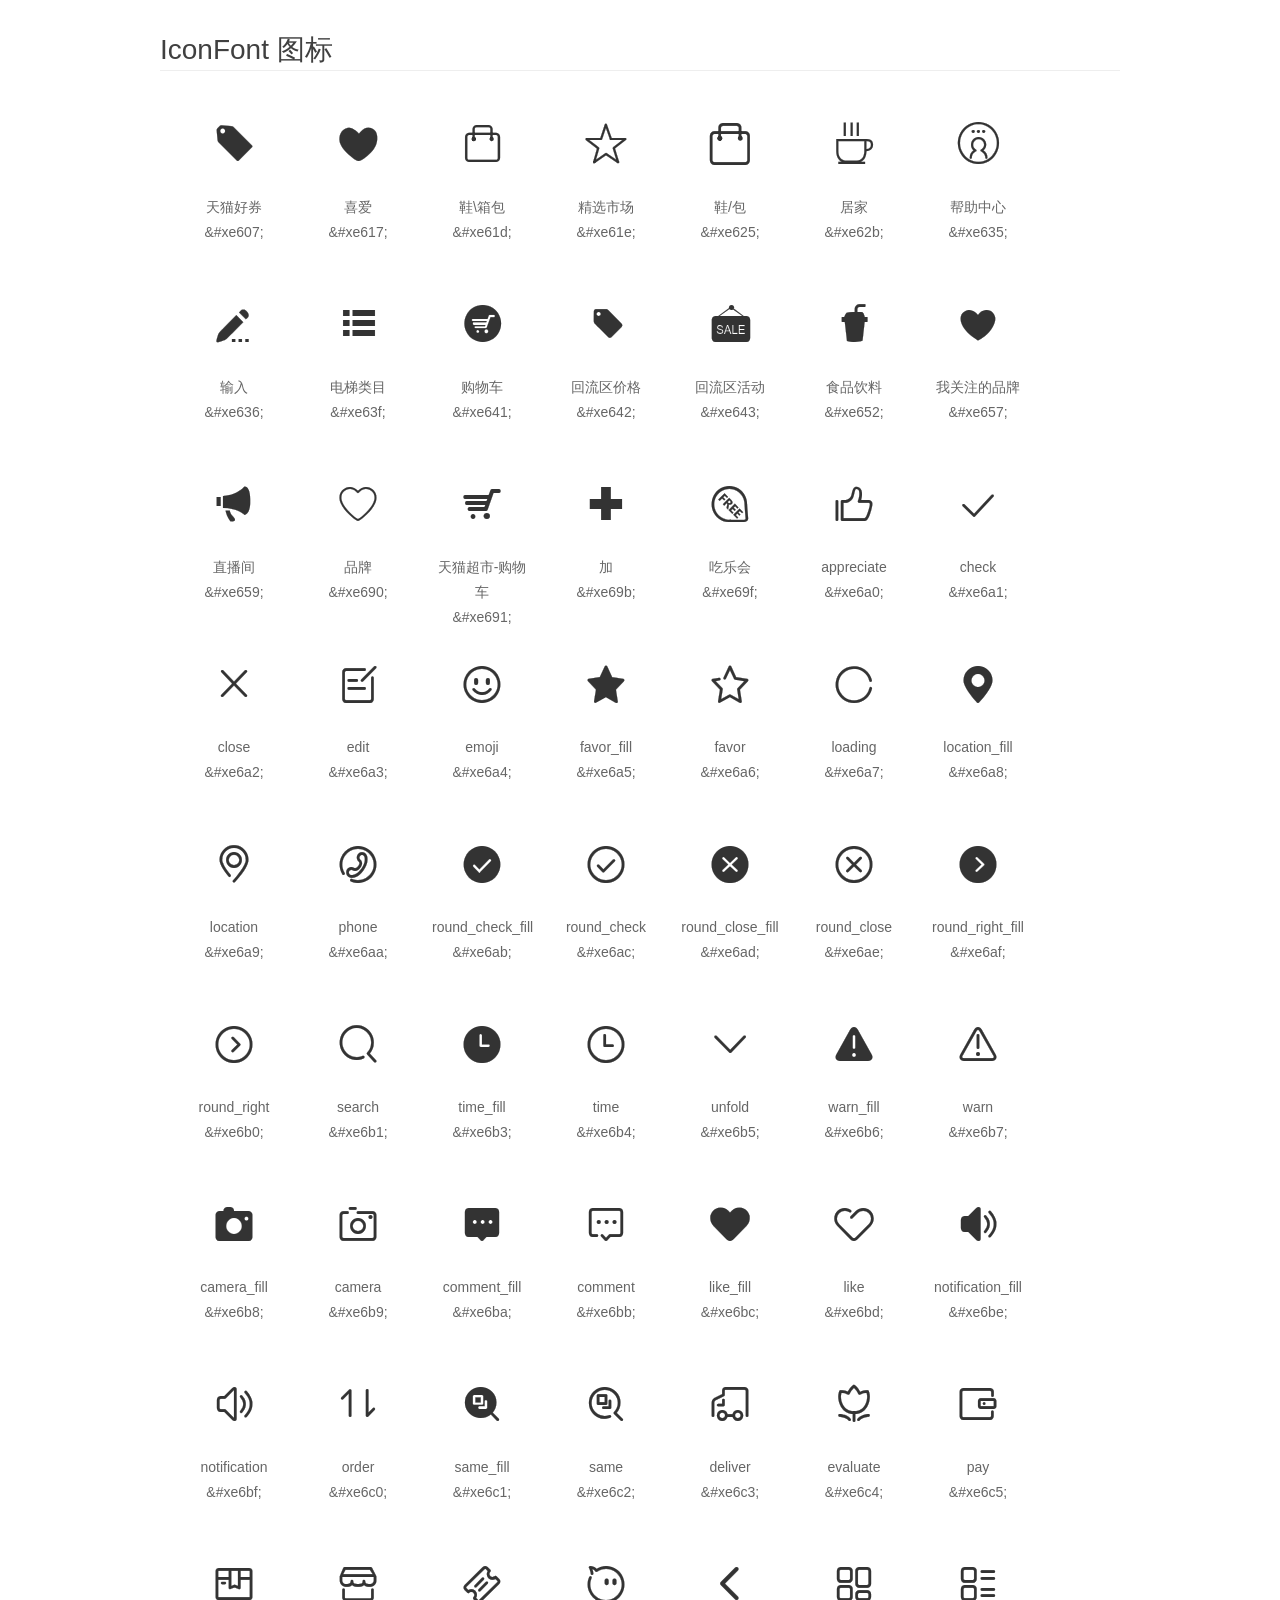
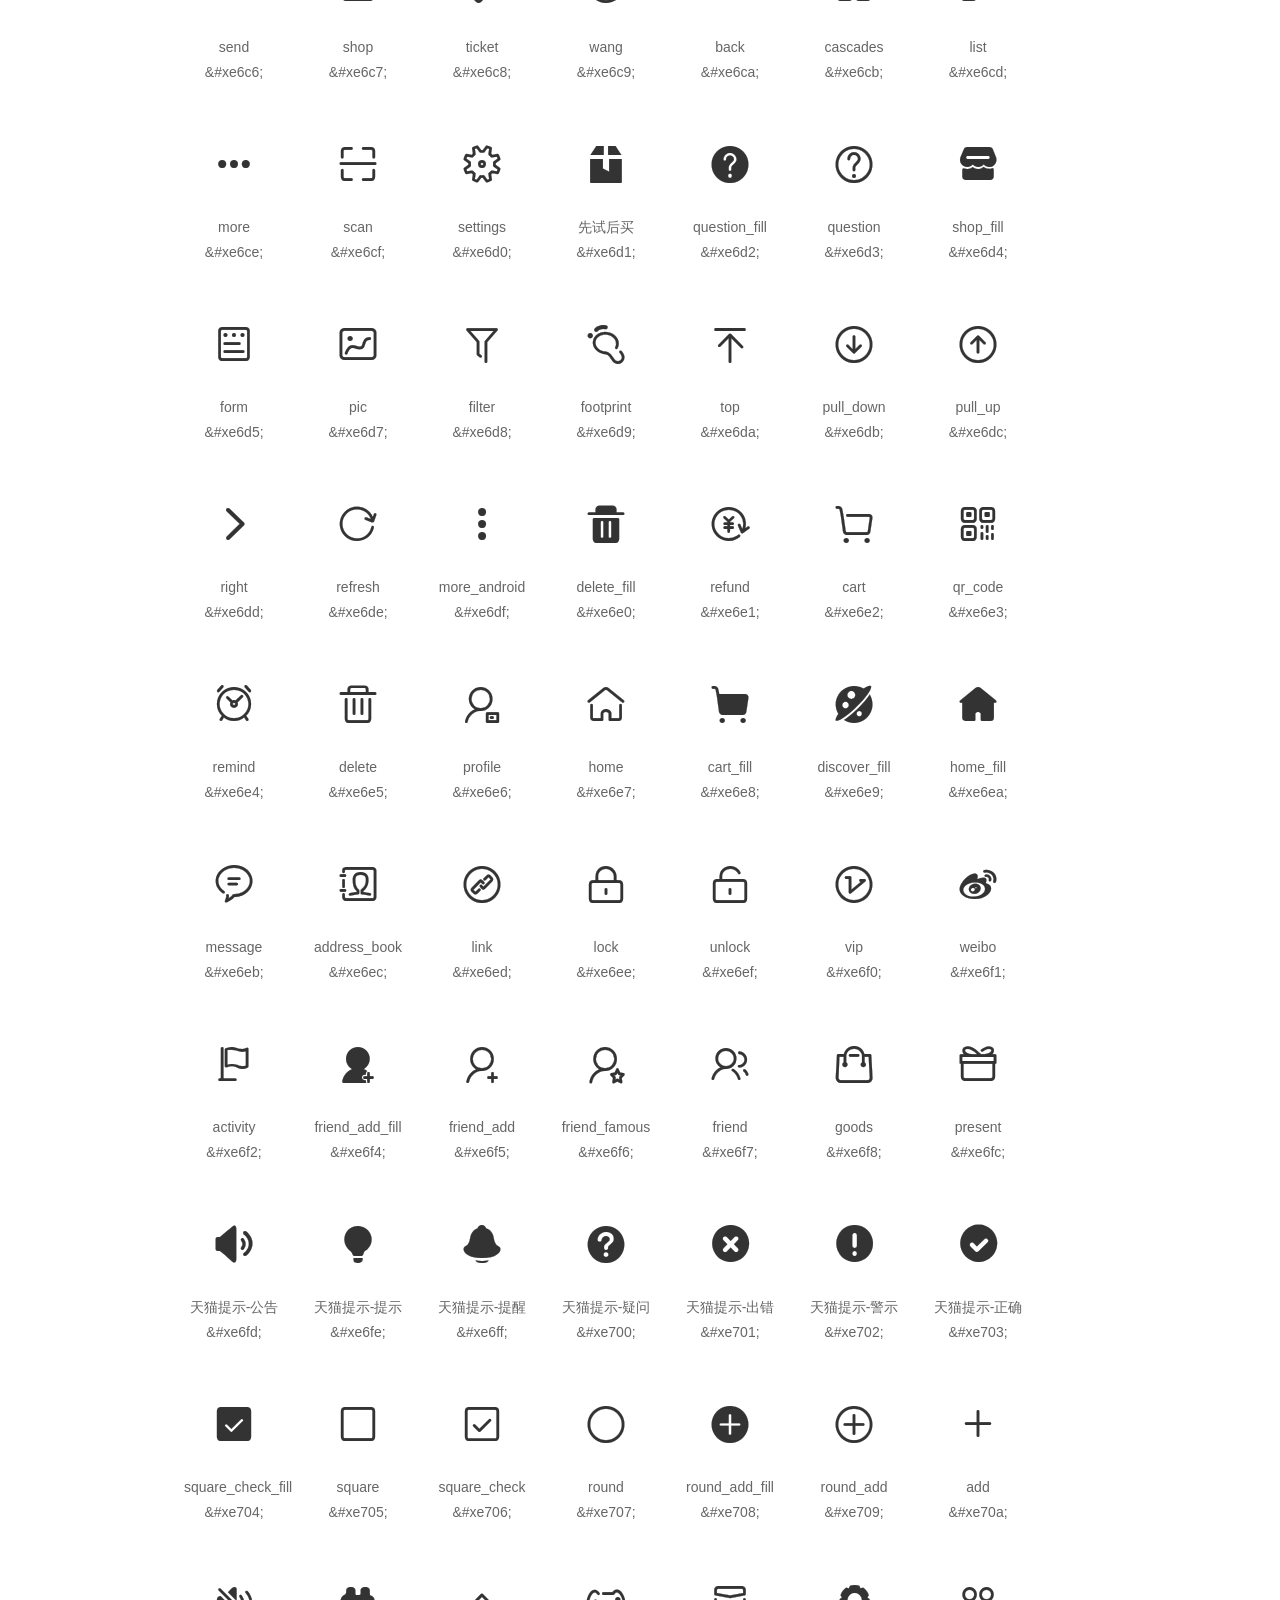
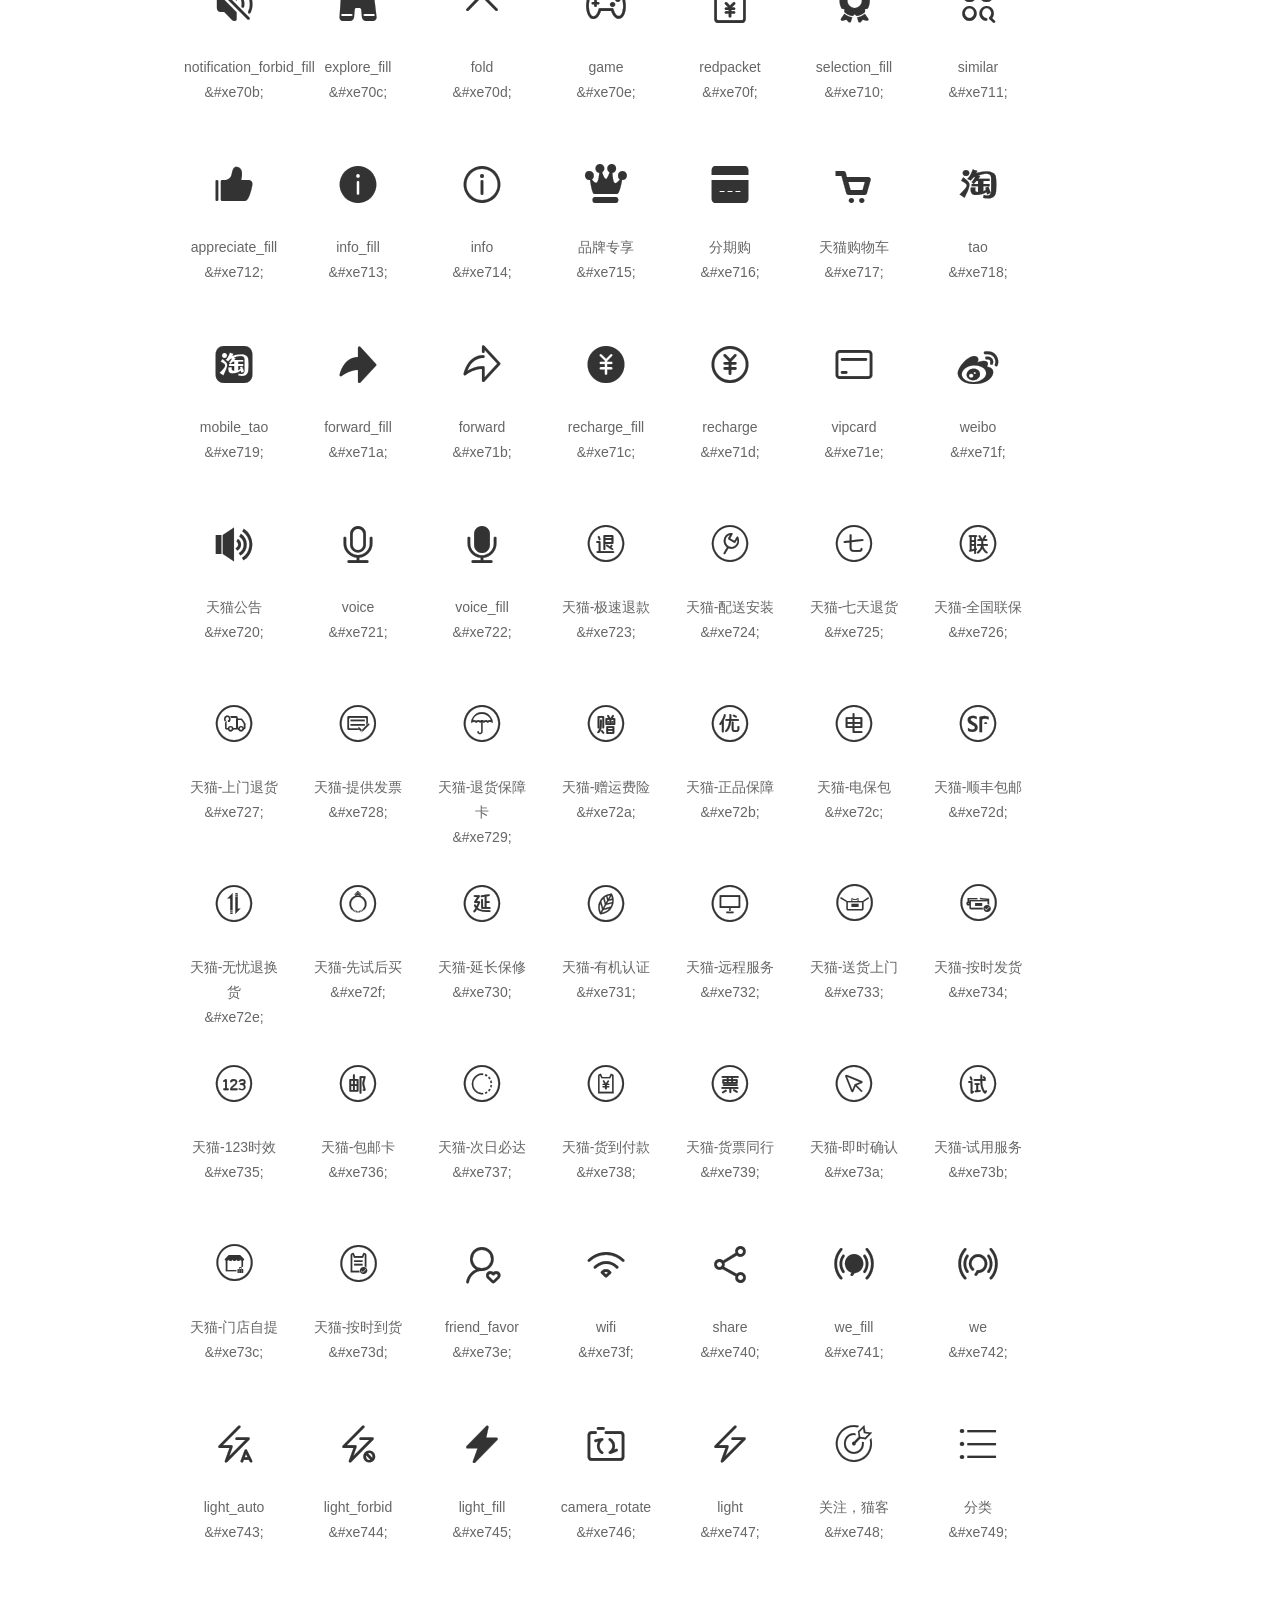
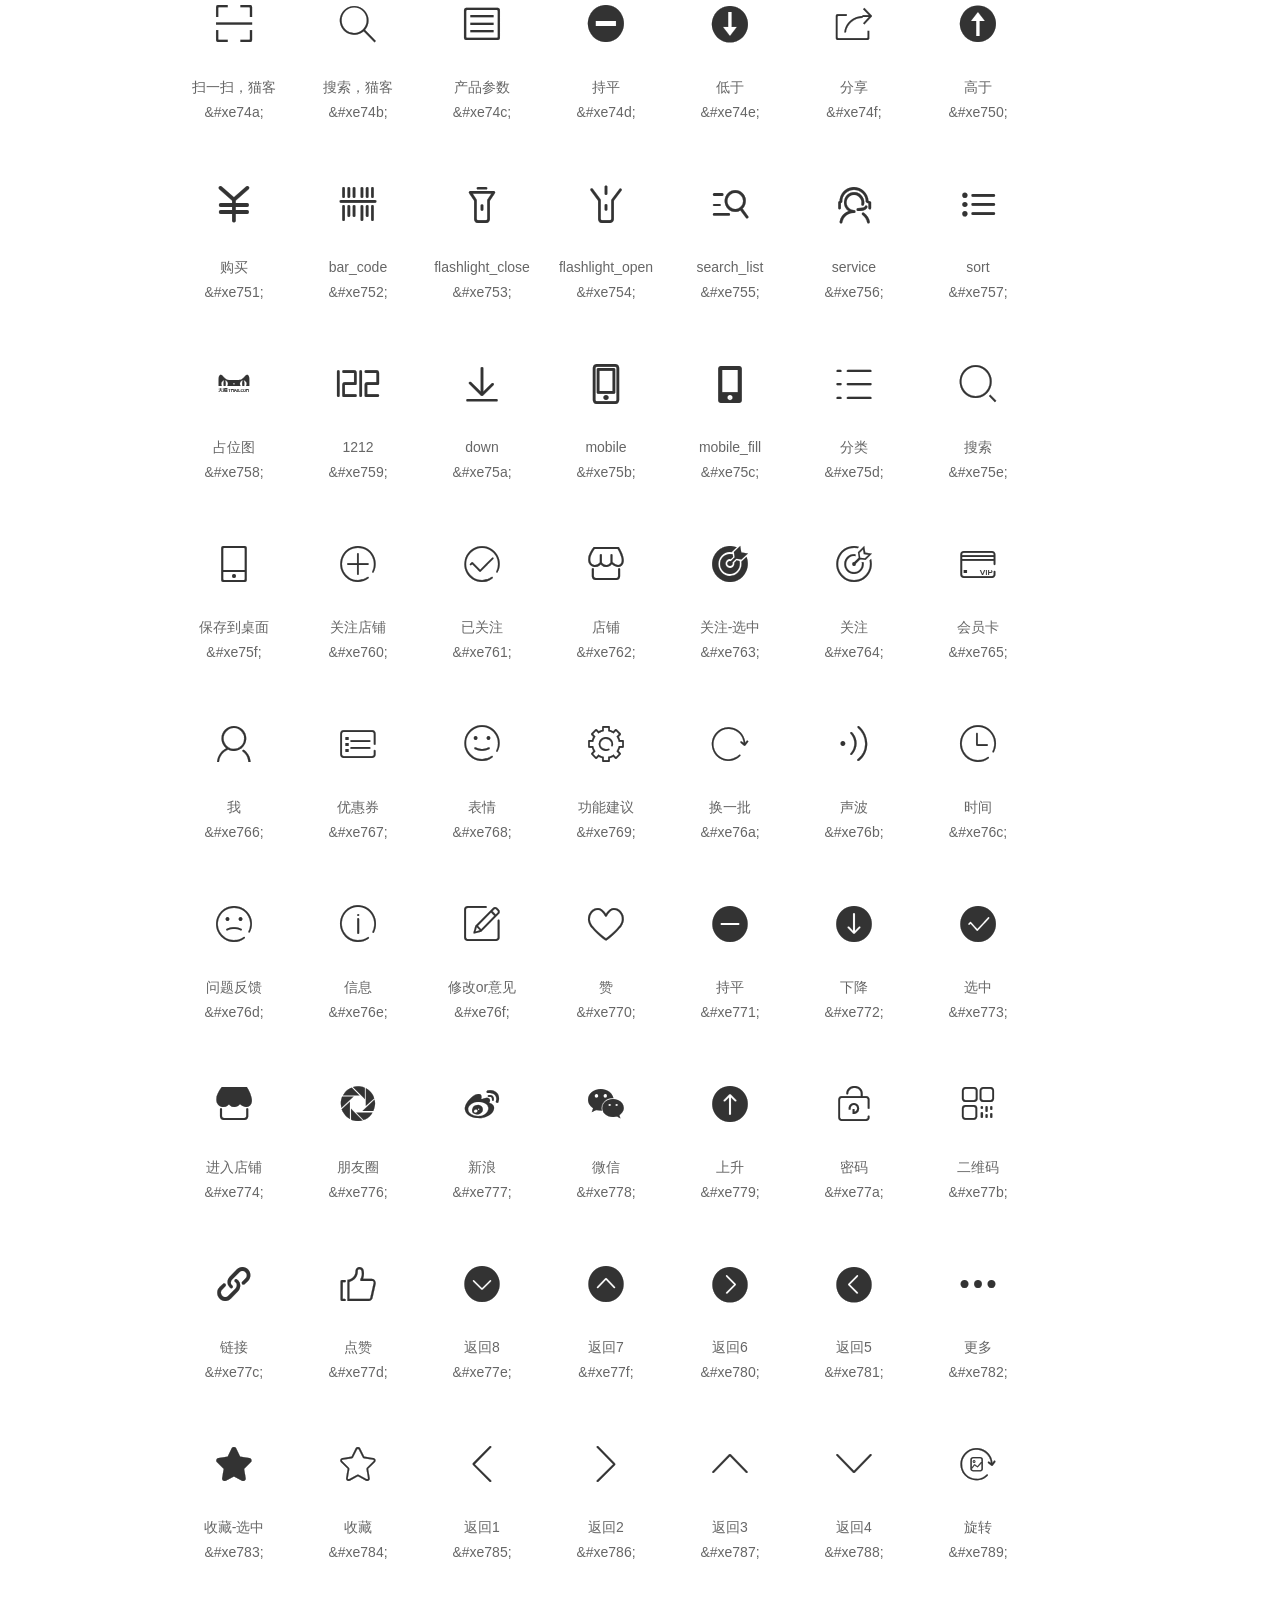
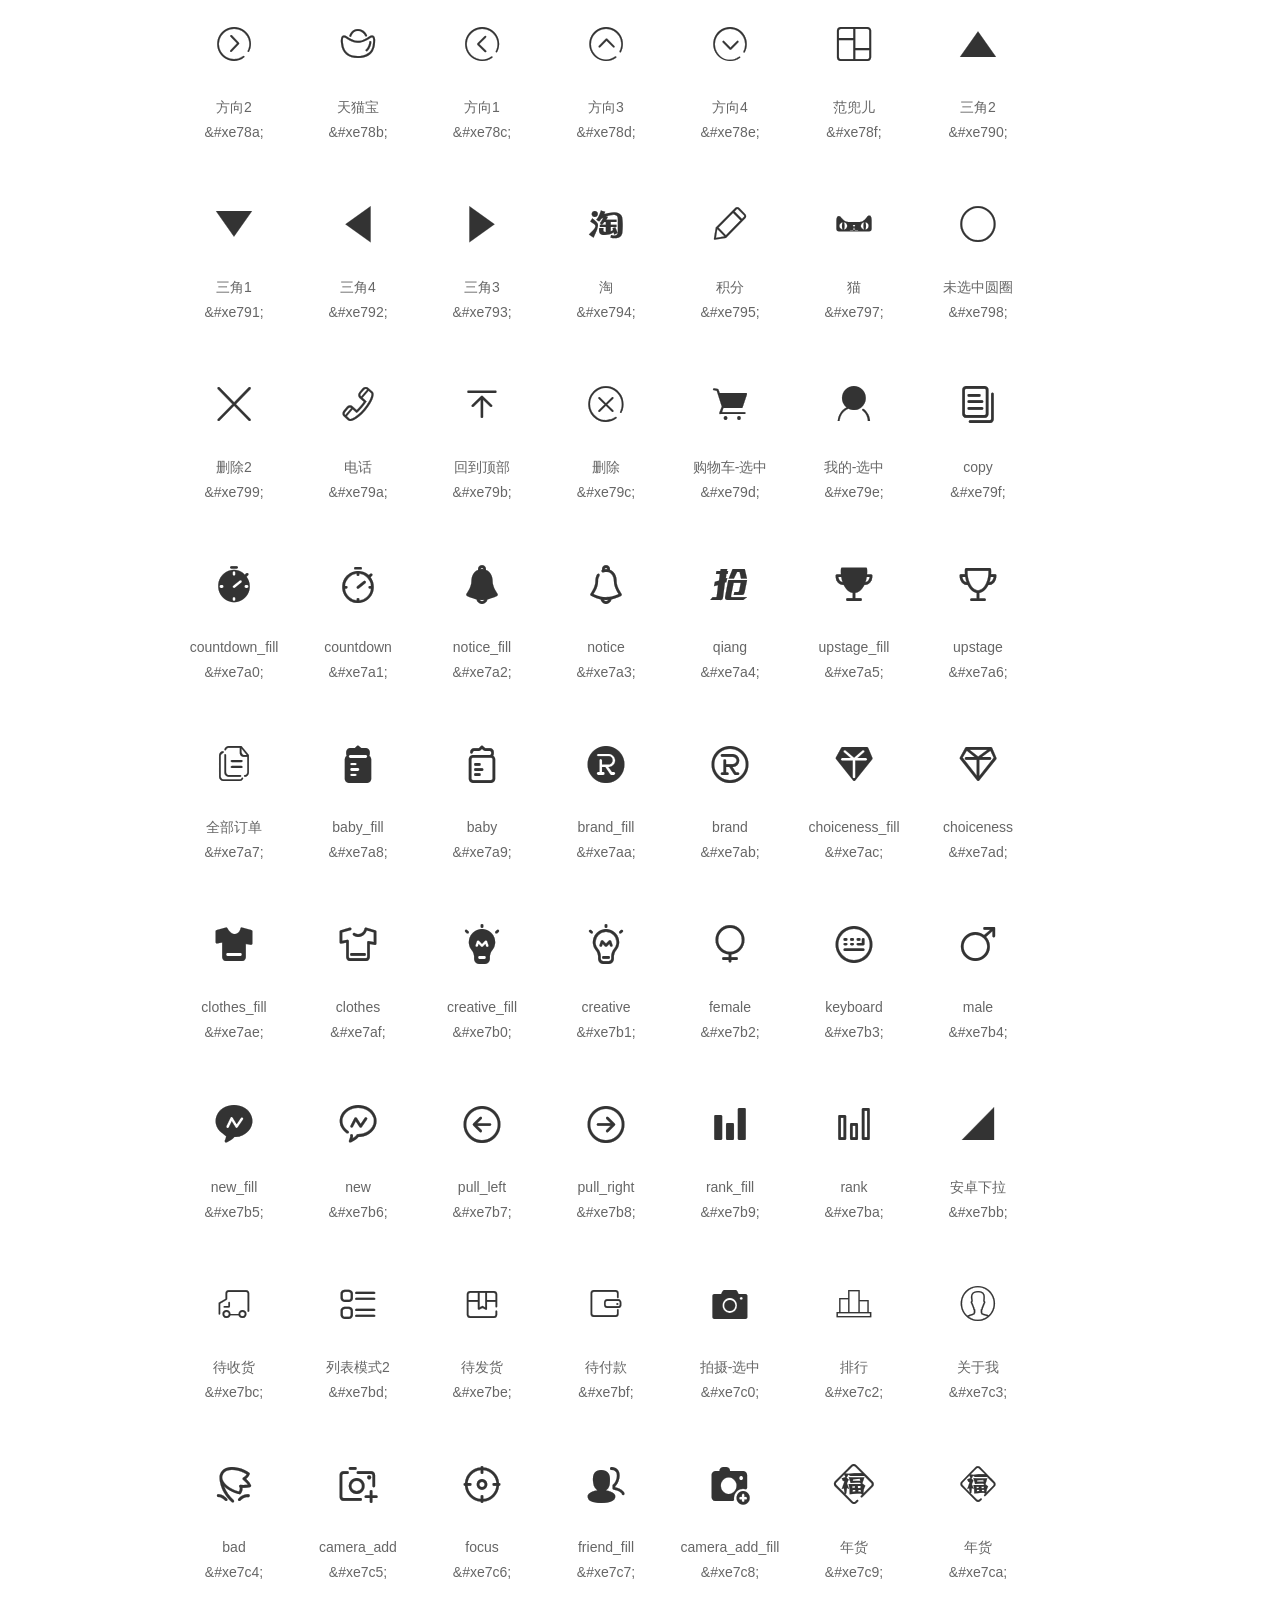
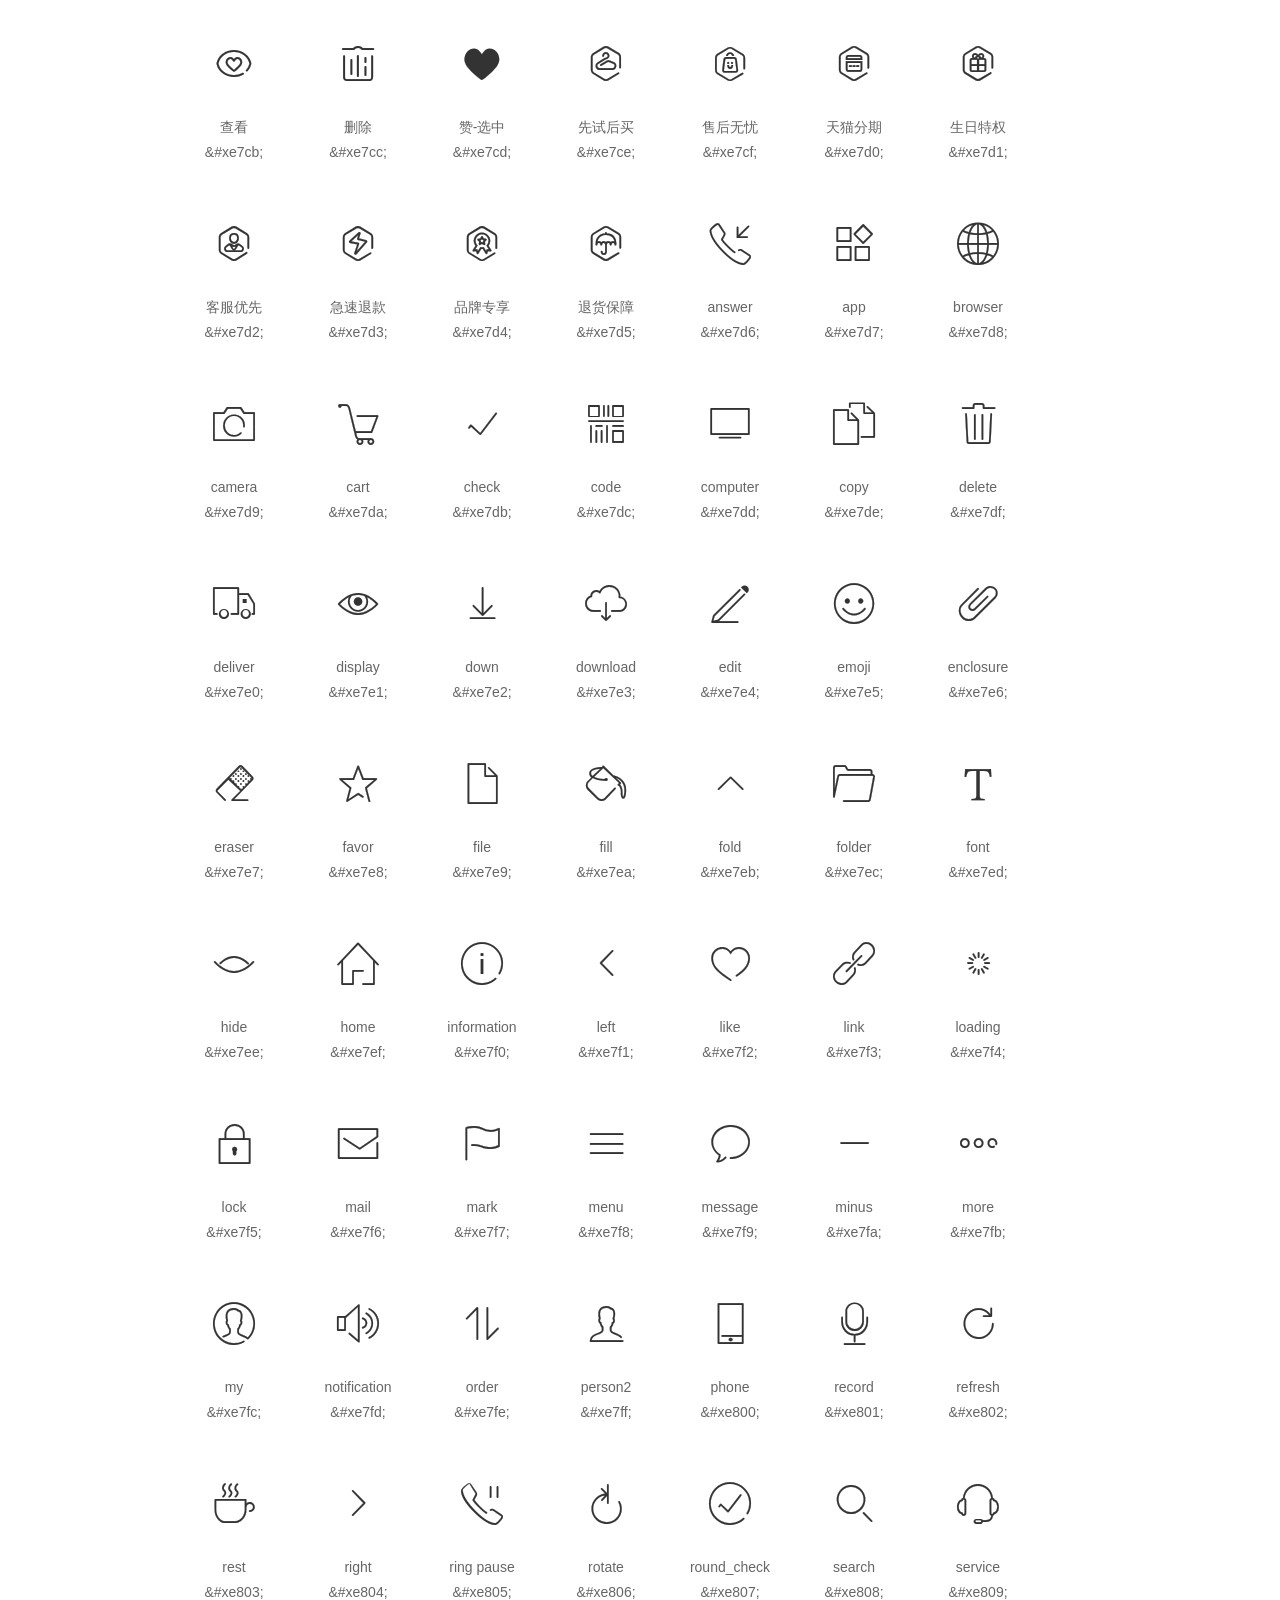
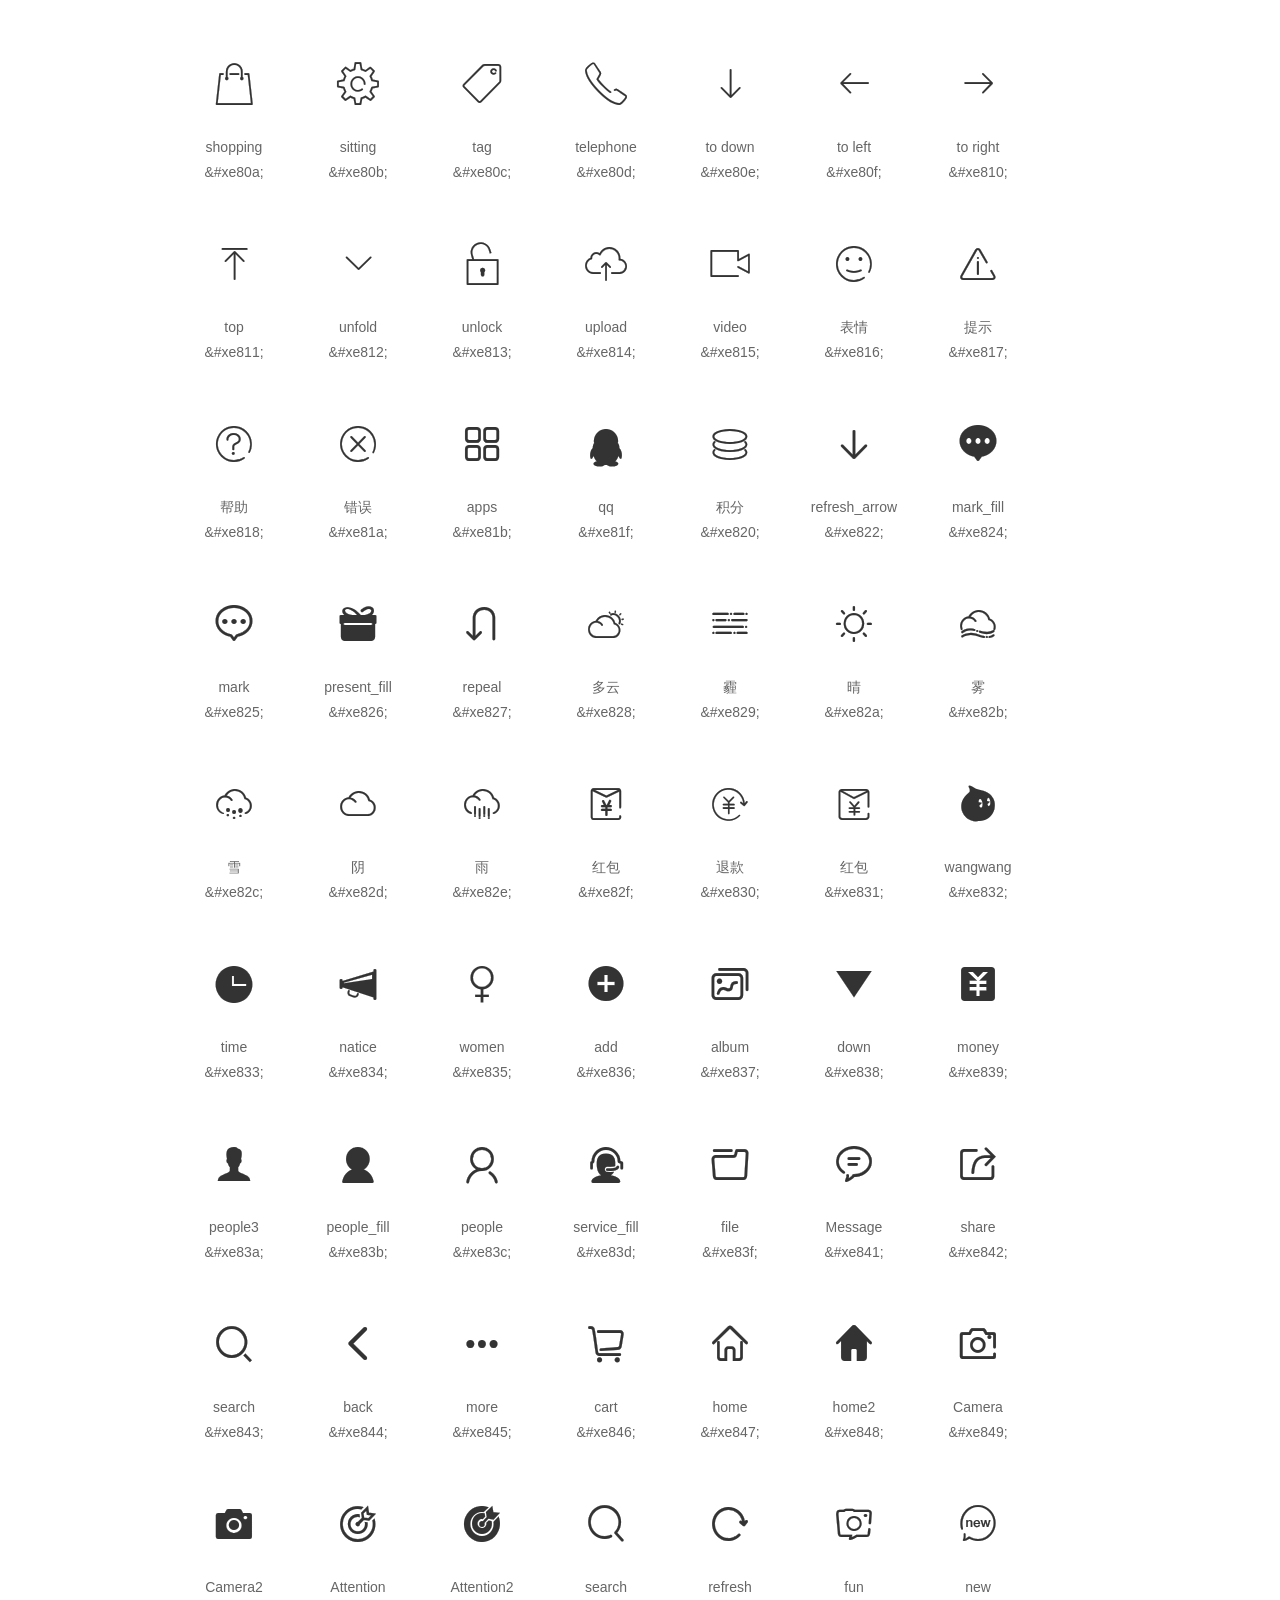
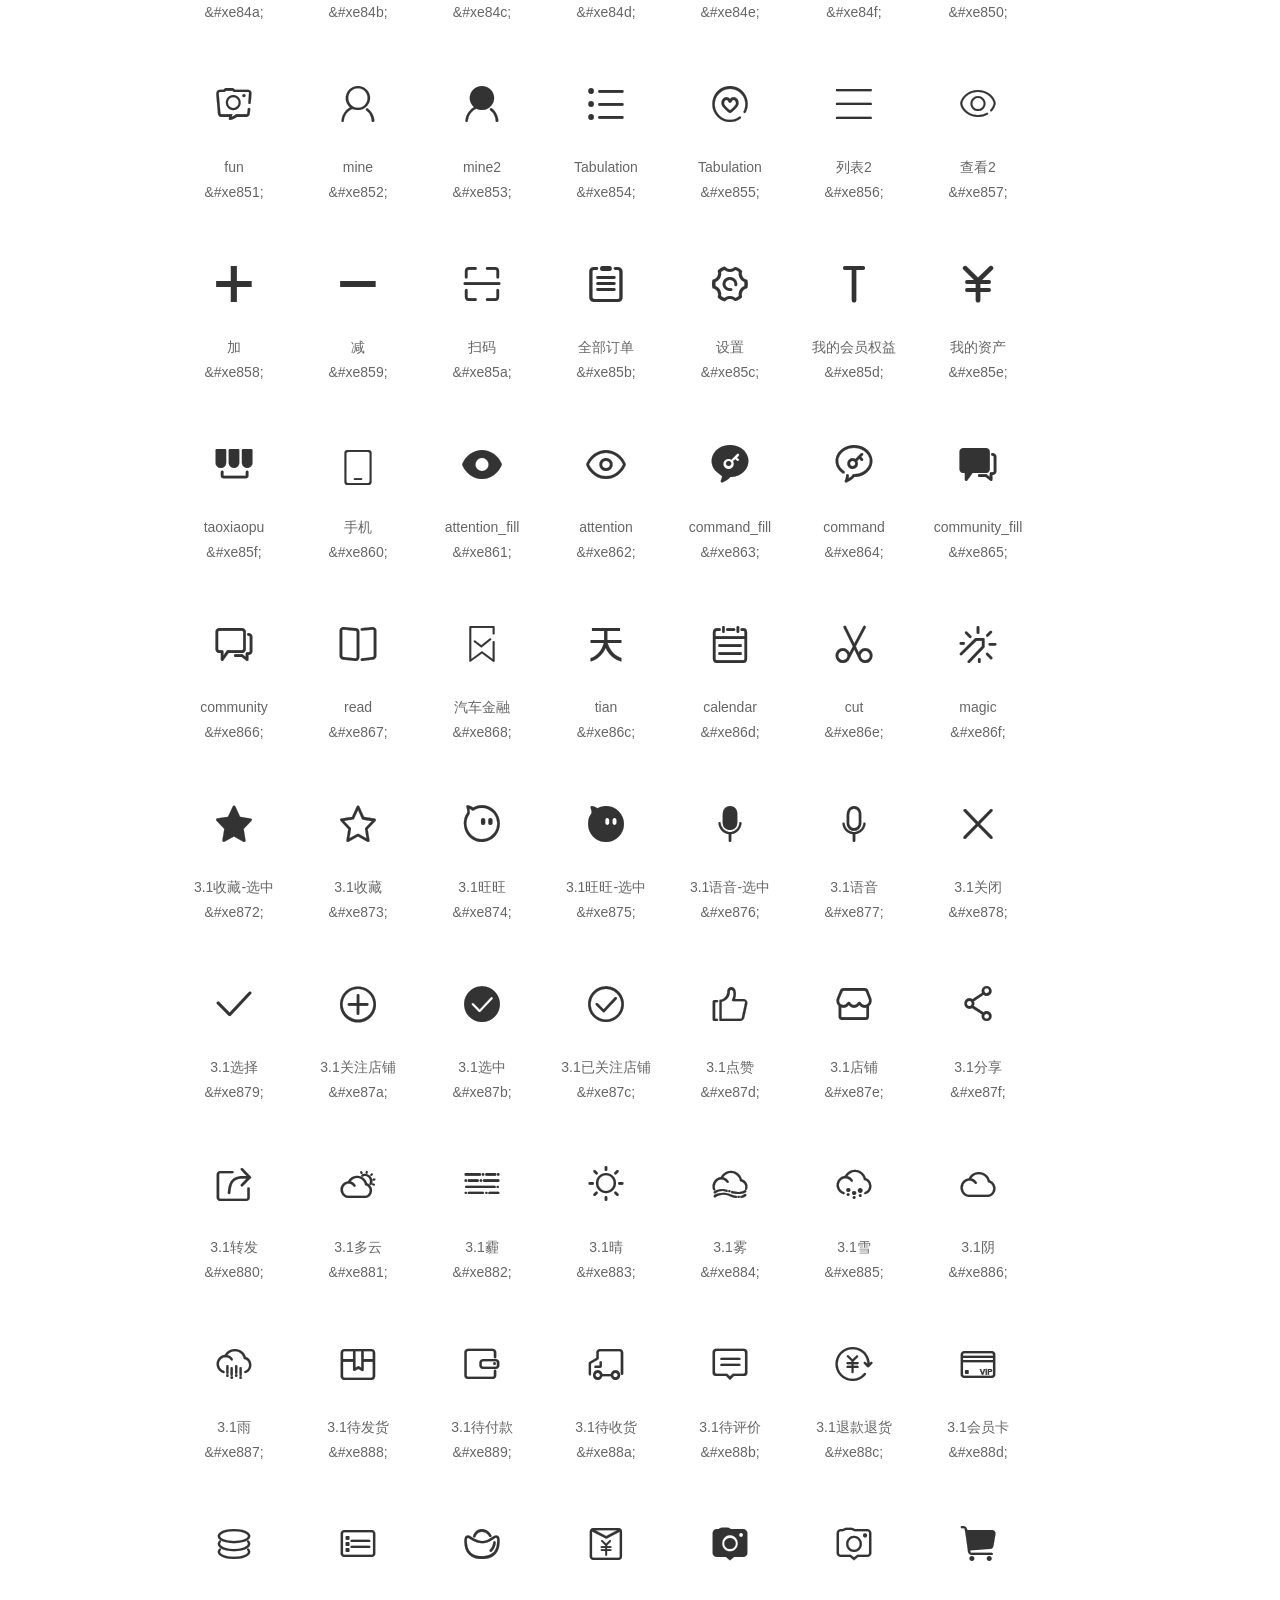
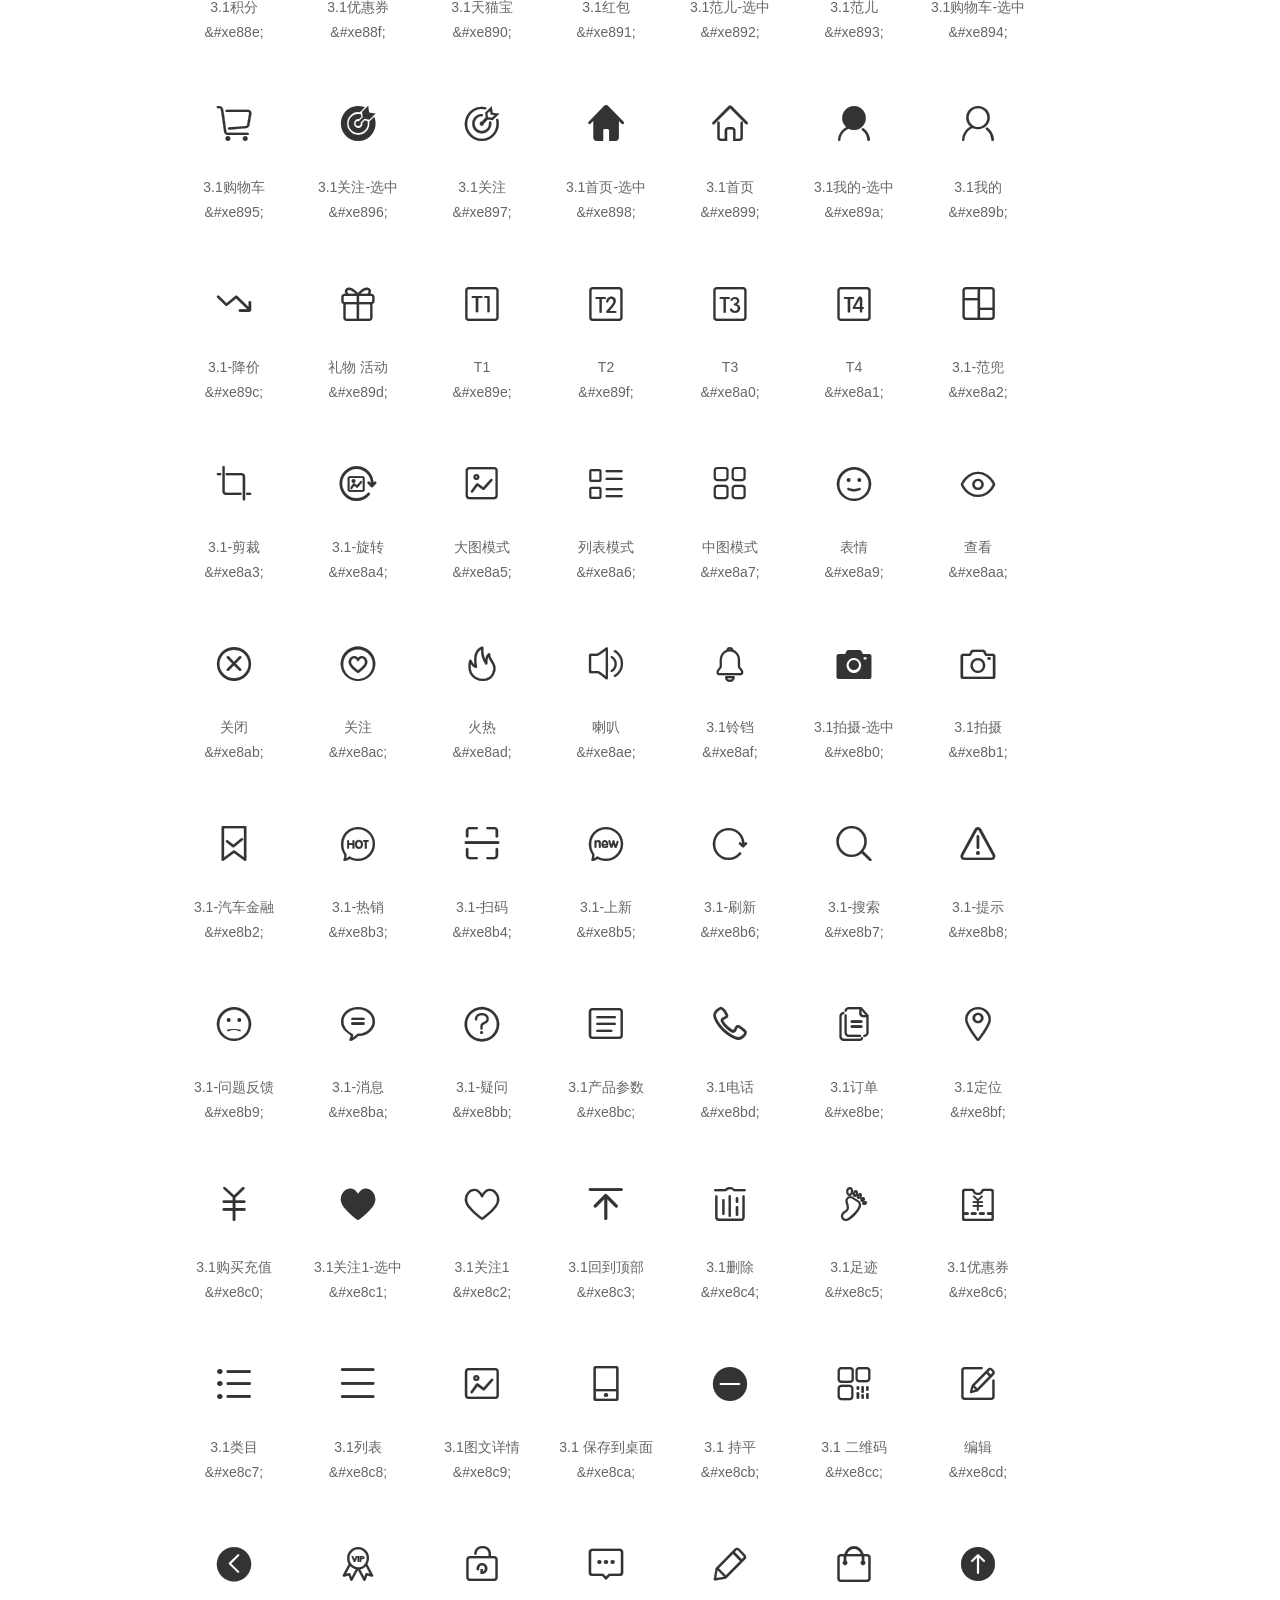
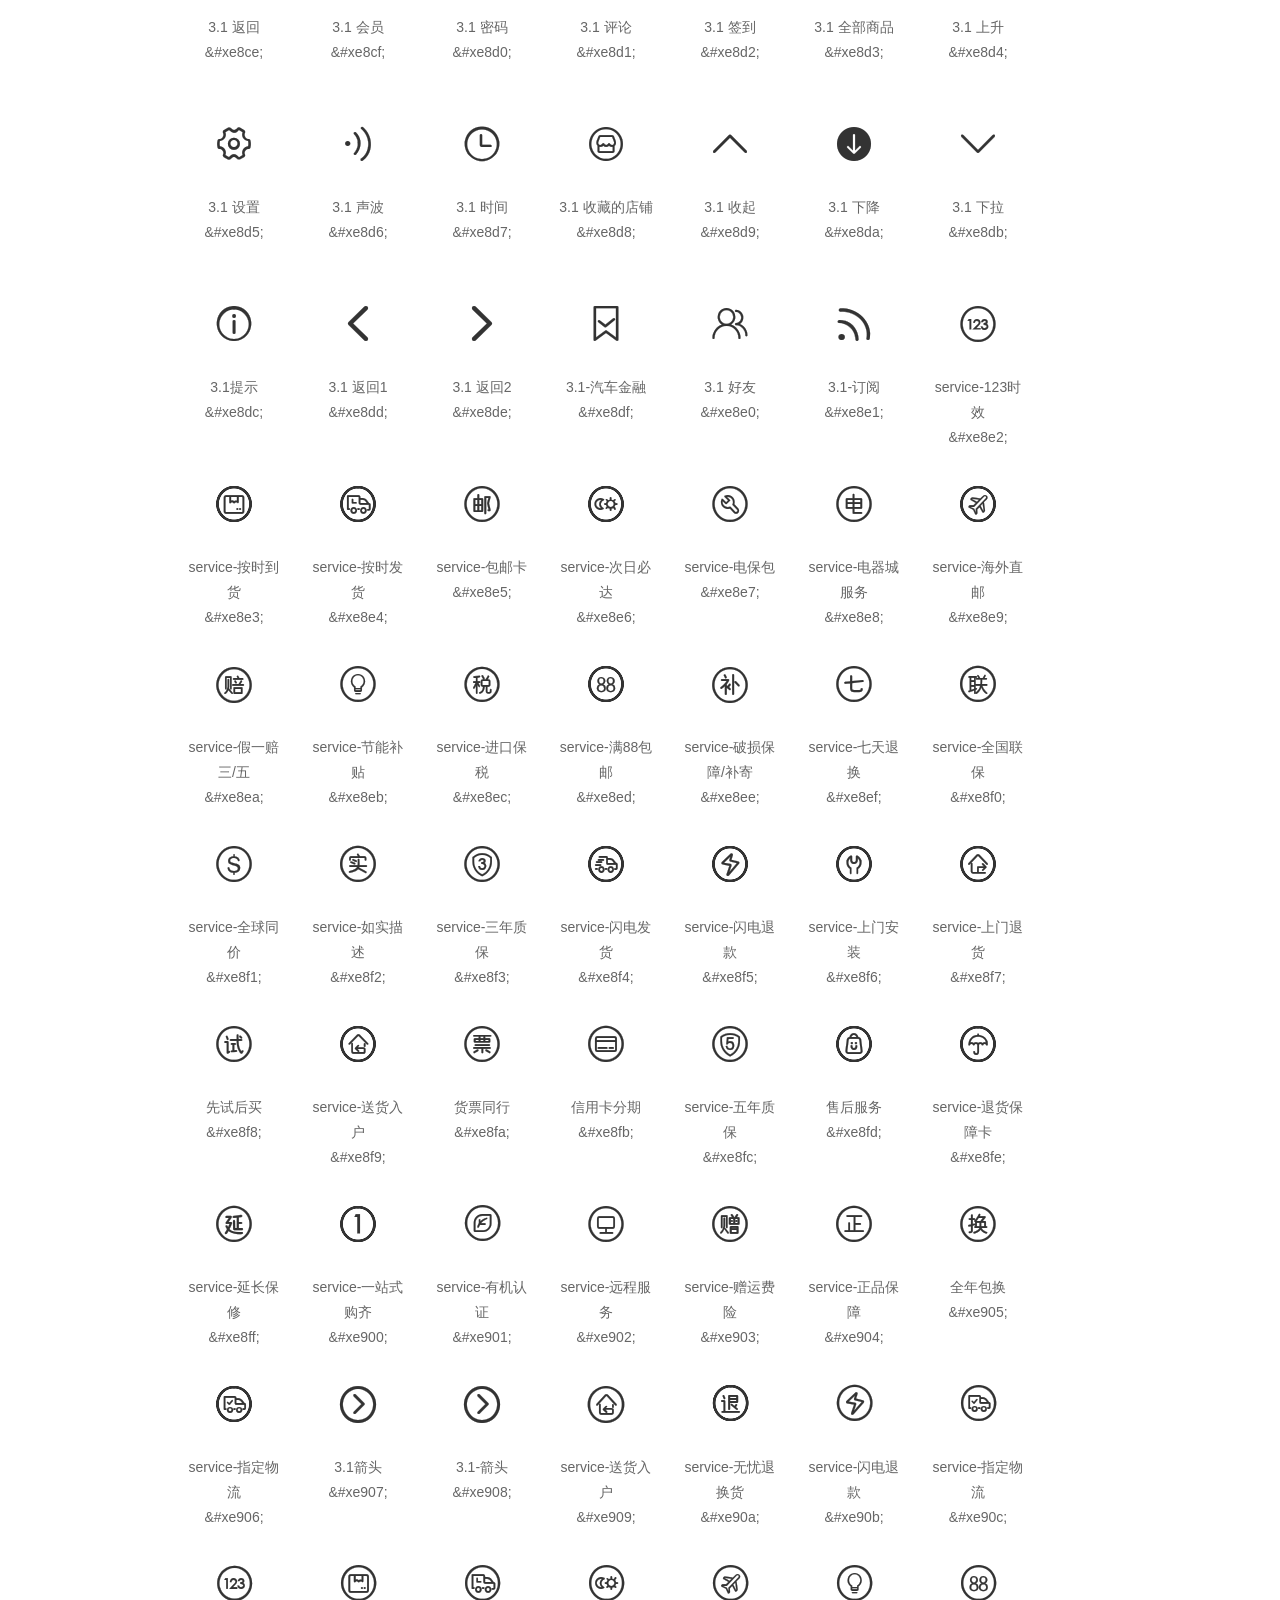
<file: an/src/assets/iconfont/demo_unicode.html>
<!DOCTYPE html>
<html>
<head>
    <meta charset="utf-8"/>
    <title>IconFont</title>
    <link rel="stylesheet" href="demo.css">

    <style type="text/css">

        @font-face {font-family: "iconfont";
          src: url('iconfont.eot'); /* IE9*/
          src: url('iconfont.eot#iefix') format('embedded-opentype'), /* IE6-IE8 */
          url('iconfont.woff') format('woff'), /* chrome, firefox */
          url('iconfont.ttf') format('truetype'), /* chrome, firefox, opera, Safari, Android, iOS 4.2+*/
          url('iconfont.svg#iconfont') format('svg'); /* iOS 4.1- */
        }

        .iconfont {
          font-family:"iconfont" !important;
          font-size:16px;
          font-style:normal;
          -webkit-font-smoothing: antialiased;
          -webkit-text-stroke-width: 0.2px;
          -moz-osx-font-smoothing: grayscale;
        }

    </style>
</head>
<body>
    <div class="main markdown">
        <h1>IconFont 图标</h1>
        <ul class="icon_lists clear">
            
                <li>
                <i class="icon iconfont">&#xe607;</i>
                    <div class="name">天猫好券</div>
                    <div class="code">&amp;#xe607;</div>
                </li>
            
                <li>
                <i class="icon iconfont">&#xe617;</i>
                    <div class="name">喜爱</div>
                    <div class="code">&amp;#xe617;</div>
                </li>
            
                <li>
                <i class="icon iconfont">&#xe61d;</i>
                    <div class="name">鞋\箱包</div>
                    <div class="code">&amp;#xe61d;</div>
                </li>
            
                <li>
                <i class="icon iconfont">&#xe61e;</i>
                    <div class="name">精选市场</div>
                    <div class="code">&amp;#xe61e;</div>
                </li>
            
                <li>
                <i class="icon iconfont">&#xe625;</i>
                    <div class="name">鞋/包</div>
                    <div class="code">&amp;#xe625;</div>
                </li>
            
                <li>
                <i class="icon iconfont">&#xe62b;</i>
                    <div class="name">居家</div>
                    <div class="code">&amp;#xe62b;</div>
                </li>
            
                <li>
                <i class="icon iconfont">&#xe635;</i>
                    <div class="name">帮助中心</div>
                    <div class="code">&amp;#xe635;</div>
                </li>
            
                <li>
                <i class="icon iconfont">&#xe636;</i>
                    <div class="name">输入</div>
                    <div class="code">&amp;#xe636;</div>
                </li>
            
                <li>
                <i class="icon iconfont">&#xe63f;</i>
                    <div class="name">电梯类目</div>
                    <div class="code">&amp;#xe63f;</div>
                </li>
            
                <li>
                <i class="icon iconfont">&#xe641;</i>
                    <div class="name">购物车</div>
                    <div class="code">&amp;#xe641;</div>
                </li>
            
                <li>
                <i class="icon iconfont">&#xe642;</i>
                    <div class="name">回流区价格</div>
                    <div class="code">&amp;#xe642;</div>
                </li>
            
                <li>
                <i class="icon iconfont">&#xe643;</i>
                    <div class="name">回流区活动</div>
                    <div class="code">&amp;#xe643;</div>
                </li>
            
                <li>
                <i class="icon iconfont">&#xe652;</i>
                    <div class="name">食品饮料</div>
                    <div class="code">&amp;#xe652;</div>
                </li>
            
                <li>
                <i class="icon iconfont">&#xe657;</i>
                    <div class="name">我关注的品牌</div>
                    <div class="code">&amp;#xe657;</div>
                </li>
            
                <li>
                <i class="icon iconfont">&#xe659;</i>
                    <div class="name">直播间</div>
                    <div class="code">&amp;#xe659;</div>
                </li>
            
                <li>
                <i class="icon iconfont">&#xe690;</i>
                    <div class="name">品牌</div>
                    <div class="code">&amp;#xe690;</div>
                </li>
            
                <li>
                <i class="icon iconfont">&#xe691;</i>
                    <div class="name">天猫超市-购物车</div>
                    <div class="code">&amp;#xe691;</div>
                </li>
            
                <li>
                <i class="icon iconfont">&#xe69b;</i>
                    <div class="name">加</div>
                    <div class="code">&amp;#xe69b;</div>
                </li>
            
                <li>
                <i class="icon iconfont">&#xe69f;</i>
                    <div class="name">吃乐会</div>
                    <div class="code">&amp;#xe69f;</div>
                </li>
            
                <li>
                <i class="icon iconfont">&#xe6a0;</i>
                    <div class="name">appreciate</div>
                    <div class="code">&amp;#xe6a0;</div>
                </li>
            
                <li>
                <i class="icon iconfont">&#xe6a1;</i>
                    <div class="name">check</div>
                    <div class="code">&amp;#xe6a1;</div>
                </li>
            
                <li>
                <i class="icon iconfont">&#xe6a2;</i>
                    <div class="name">close</div>
                    <div class="code">&amp;#xe6a2;</div>
                </li>
            
                <li>
                <i class="icon iconfont">&#xe6a3;</i>
                    <div class="name">edit</div>
                    <div class="code">&amp;#xe6a3;</div>
                </li>
            
                <li>
                <i class="icon iconfont">&#xe6a4;</i>
                    <div class="name">emoji</div>
                    <div class="code">&amp;#xe6a4;</div>
                </li>
            
                <li>
                <i class="icon iconfont">&#xe6a5;</i>
                    <div class="name">favor_fill</div>
                    <div class="code">&amp;#xe6a5;</div>
                </li>
            
                <li>
                <i class="icon iconfont">&#xe6a6;</i>
                    <div class="name">favor</div>
                    <div class="code">&amp;#xe6a6;</div>
                </li>
            
                <li>
                <i class="icon iconfont">&#xe6a7;</i>
                    <div class="name">loading</div>
                    <div class="code">&amp;#xe6a7;</div>
                </li>
            
                <li>
                <i class="icon iconfont">&#xe6a8;</i>
                    <div class="name">location_fill</div>
                    <div class="code">&amp;#xe6a8;</div>
                </li>
            
                <li>
                <i class="icon iconfont">&#xe6a9;</i>
                    <div class="name">location</div>
                    <div class="code">&amp;#xe6a9;</div>
                </li>
            
                <li>
                <i class="icon iconfont">&#xe6aa;</i>
                    <div class="name">phone</div>
                    <div class="code">&amp;#xe6aa;</div>
                </li>
            
                <li>
                <i class="icon iconfont">&#xe6ab;</i>
                    <div class="name">round_check_fill</div>
                    <div class="code">&amp;#xe6ab;</div>
                </li>
            
                <li>
                <i class="icon iconfont">&#xe6ac;</i>
                    <div class="name">round_check</div>
                    <div class="code">&amp;#xe6ac;</div>
                </li>
            
                <li>
                <i class="icon iconfont">&#xe6ad;</i>
                    <div class="name">round_close_fill</div>
                    <div class="code">&amp;#xe6ad;</div>
                </li>
            
                <li>
                <i class="icon iconfont">&#xe6ae;</i>
                    <div class="name">round_close</div>
                    <div class="code">&amp;#xe6ae;</div>
                </li>
            
                <li>
                <i class="icon iconfont">&#xe6af;</i>
                    <div class="name">round_right_fill</div>
                    <div class="code">&amp;#xe6af;</div>
                </li>
            
                <li>
                <i class="icon iconfont">&#xe6b0;</i>
                    <div class="name">round_right</div>
                    <div class="code">&amp;#xe6b0;</div>
                </li>
            
                <li>
                <i class="icon iconfont">&#xe6b1;</i>
                    <div class="name">search</div>
                    <div class="code">&amp;#xe6b1;</div>
                </li>
            
                <li>
                <i class="icon iconfont">&#xe6b3;</i>
                    <div class="name">time_fill</div>
                    <div class="code">&amp;#xe6b3;</div>
                </li>
            
                <li>
                <i class="icon iconfont">&#xe6b4;</i>
                    <div class="name">time</div>
                    <div class="code">&amp;#xe6b4;</div>
                </li>
            
                <li>
                <i class="icon iconfont">&#xe6b5;</i>
                    <div class="name">unfold</div>
                    <div class="code">&amp;#xe6b5;</div>
                </li>
            
                <li>
                <i class="icon iconfont">&#xe6b6;</i>
                    <div class="name">warn_fill</div>
                    <div class="code">&amp;#xe6b6;</div>
                </li>
            
                <li>
                <i class="icon iconfont">&#xe6b7;</i>
                    <div class="name">warn</div>
                    <div class="code">&amp;#xe6b7;</div>
                </li>
            
                <li>
                <i class="icon iconfont">&#xe6b8;</i>
                    <div class="name">camera_fill</div>
                    <div class="code">&amp;#xe6b8;</div>
                </li>
            
                <li>
                <i class="icon iconfont">&#xe6b9;</i>
                    <div class="name">camera</div>
                    <div class="code">&amp;#xe6b9;</div>
                </li>
            
                <li>
                <i class="icon iconfont">&#xe6ba;</i>
                    <div class="name">comment_fill</div>
                    <div class="code">&amp;#xe6ba;</div>
                </li>
            
                <li>
                <i class="icon iconfont">&#xe6bb;</i>
                    <div class="name">comment</div>
                    <div class="code">&amp;#xe6bb;</div>
                </li>
            
                <li>
                <i class="icon iconfont">&#xe6bc;</i>
                    <div class="name">like_fill</div>
                    <div class="code">&amp;#xe6bc;</div>
                </li>
            
                <li>
                <i class="icon iconfont">&#xe6bd;</i>
                    <div class="name">like</div>
                    <div class="code">&amp;#xe6bd;</div>
                </li>
            
                <li>
                <i class="icon iconfont">&#xe6be;</i>
                    <div class="name">notification_fill</div>
                    <div class="code">&amp;#xe6be;</div>
                </li>
            
                <li>
                <i class="icon iconfont">&#xe6bf;</i>
                    <div class="name">notification</div>
                    <div class="code">&amp;#xe6bf;</div>
                </li>
            
                <li>
                <i class="icon iconfont">&#xe6c0;</i>
                    <div class="name">order</div>
                    <div class="code">&amp;#xe6c0;</div>
                </li>
            
                <li>
                <i class="icon iconfont">&#xe6c1;</i>
                    <div class="name">same_fill</div>
                    <div class="code">&amp;#xe6c1;</div>
                </li>
            
                <li>
                <i class="icon iconfont">&#xe6c2;</i>
                    <div class="name">same</div>
                    <div class="code">&amp;#xe6c2;</div>
                </li>
            
                <li>
                <i class="icon iconfont">&#xe6c3;</i>
                    <div class="name">deliver</div>
                    <div class="code">&amp;#xe6c3;</div>
                </li>
            
                <li>
                <i class="icon iconfont">&#xe6c4;</i>
                    <div class="name">evaluate</div>
                    <div class="code">&amp;#xe6c4;</div>
                </li>
            
                <li>
                <i class="icon iconfont">&#xe6c5;</i>
                    <div class="name">pay</div>
                    <div class="code">&amp;#xe6c5;</div>
                </li>
            
                <li>
                <i class="icon iconfont">&#xe6c6;</i>
                    <div class="name">send</div>
                    <div class="code">&amp;#xe6c6;</div>
                </li>
            
                <li>
                <i class="icon iconfont">&#xe6c7;</i>
                    <div class="name">shop</div>
                    <div class="code">&amp;#xe6c7;</div>
                </li>
            
                <li>
                <i class="icon iconfont">&#xe6c8;</i>
                    <div class="name">ticket</div>
                    <div class="code">&amp;#xe6c8;</div>
                </li>
            
                <li>
                <i class="icon iconfont">&#xe6c9;</i>
                    <div class="name">wang</div>
                    <div class="code">&amp;#xe6c9;</div>
                </li>
            
                <li>
                <i class="icon iconfont">&#xe6ca;</i>
                    <div class="name">back</div>
                    <div class="code">&amp;#xe6ca;</div>
                </li>
            
                <li>
                <i class="icon iconfont">&#xe6cb;</i>
                    <div class="name">cascades</div>
                    <div class="code">&amp;#xe6cb;</div>
                </li>
            
                <li>
                <i class="icon iconfont">&#xe6cd;</i>
                    <div class="name">list</div>
                    <div class="code">&amp;#xe6cd;</div>
                </li>
            
                <li>
                <i class="icon iconfont">&#xe6ce;</i>
                    <div class="name">more</div>
                    <div class="code">&amp;#xe6ce;</div>
                </li>
            
                <li>
                <i class="icon iconfont">&#xe6cf;</i>
                    <div class="name">scan</div>
                    <div class="code">&amp;#xe6cf;</div>
                </li>
            
                <li>
                <i class="icon iconfont">&#xe6d0;</i>
                    <div class="name">settings</div>
                    <div class="code">&amp;#xe6d0;</div>
                </li>
            
                <li>
                <i class="icon iconfont">&#xe6d1;</i>
                    <div class="name">先试后买</div>
                    <div class="code">&amp;#xe6d1;</div>
                </li>
            
                <li>
                <i class="icon iconfont">&#xe6d2;</i>
                    <div class="name">question_fill</div>
                    <div class="code">&amp;#xe6d2;</div>
                </li>
            
                <li>
                <i class="icon iconfont">&#xe6d3;</i>
                    <div class="name">question</div>
                    <div class="code">&amp;#xe6d3;</div>
                </li>
            
                <li>
                <i class="icon iconfont">&#xe6d4;</i>
                    <div class="name">shop_fill</div>
                    <div class="code">&amp;#xe6d4;</div>
                </li>
            
                <li>
                <i class="icon iconfont">&#xe6d5;</i>
                    <div class="name">form</div>
                    <div class="code">&amp;#xe6d5;</div>
                </li>
            
                <li>
                <i class="icon iconfont">&#xe6d7;</i>
                    <div class="name">pic</div>
                    <div class="code">&amp;#xe6d7;</div>
                </li>
            
                <li>
                <i class="icon iconfont">&#xe6d8;</i>
                    <div class="name">filter</div>
                    <div class="code">&amp;#xe6d8;</div>
                </li>
            
                <li>
                <i class="icon iconfont">&#xe6d9;</i>
                    <div class="name">footprint</div>
                    <div class="code">&amp;#xe6d9;</div>
                </li>
            
                <li>
                <i class="icon iconfont">&#xe6da;</i>
                    <div class="name">top</div>
                    <div class="code">&amp;#xe6da;</div>
                </li>
            
                <li>
                <i class="icon iconfont">&#xe6db;</i>
                    <div class="name">pull_down</div>
                    <div class="code">&amp;#xe6db;</div>
                </li>
            
                <li>
                <i class="icon iconfont">&#xe6dc;</i>
                    <div class="name">pull_up</div>
                    <div class="code">&amp;#xe6dc;</div>
                </li>
            
                <li>
                <i class="icon iconfont">&#xe6dd;</i>
                    <div class="name">right</div>
                    <div class="code">&amp;#xe6dd;</div>
                </li>
            
                <li>
                <i class="icon iconfont">&#xe6de;</i>
                    <div class="name">refresh</div>
                    <div class="code">&amp;#xe6de;</div>
                </li>
            
                <li>
                <i class="icon iconfont">&#xe6df;</i>
                    <div class="name">more_android</div>
                    <div class="code">&amp;#xe6df;</div>
                </li>
            
                <li>
                <i class="icon iconfont">&#xe6e0;</i>
                    <div class="name">delete_fill</div>
                    <div class="code">&amp;#xe6e0;</div>
                </li>
            
                <li>
                <i class="icon iconfont">&#xe6e1;</i>
                    <div class="name">refund</div>
                    <div class="code">&amp;#xe6e1;</div>
                </li>
            
                <li>
                <i class="icon iconfont">&#xe6e2;</i>
                    <div class="name">cart</div>
                    <div class="code">&amp;#xe6e2;</div>
                </li>
            
                <li>
                <i class="icon iconfont">&#xe6e3;</i>
                    <div class="name">qr_code</div>
                    <div class="code">&amp;#xe6e3;</div>
                </li>
            
                <li>
                <i class="icon iconfont">&#xe6e4;</i>
                    <div class="name">remind</div>
                    <div class="code">&amp;#xe6e4;</div>
                </li>
            
                <li>
                <i class="icon iconfont">&#xe6e5;</i>
                    <div class="name">delete</div>
                    <div class="code">&amp;#xe6e5;</div>
                </li>
            
                <li>
                <i class="icon iconfont">&#xe6e6;</i>
                    <div class="name">profile</div>
                    <div class="code">&amp;#xe6e6;</div>
                </li>
            
                <li>
                <i class="icon iconfont">&#xe6e7;</i>
                    <div class="name">home</div>
                    <div class="code">&amp;#xe6e7;</div>
                </li>
            
                <li>
                <i class="icon iconfont">&#xe6e8;</i>
                    <div class="name">cart_fill</div>
                    <div class="code">&amp;#xe6e8;</div>
                </li>
            
                <li>
                <i class="icon iconfont">&#xe6e9;</i>
                    <div class="name">discover_fill</div>
                    <div class="code">&amp;#xe6e9;</div>
                </li>
            
                <li>
                <i class="icon iconfont">&#xe6ea;</i>
                    <div class="name">home_fill</div>
                    <div class="code">&amp;#xe6ea;</div>
                </li>
            
                <li>
                <i class="icon iconfont">&#xe6eb;</i>
                    <div class="name">message</div>
                    <div class="code">&amp;#xe6eb;</div>
                </li>
            
                <li>
                <i class="icon iconfont">&#xe6ec;</i>
                    <div class="name">address_book</div>
                    <div class="code">&amp;#xe6ec;</div>
                </li>
            
                <li>
                <i class="icon iconfont">&#xe6ed;</i>
                    <div class="name">link</div>
                    <div class="code">&amp;#xe6ed;</div>
                </li>
            
                <li>
                <i class="icon iconfont">&#xe6ee;</i>
                    <div class="name">lock</div>
                    <div class="code">&amp;#xe6ee;</div>
                </li>
            
                <li>
                <i class="icon iconfont">&#xe6ef;</i>
                    <div class="name">unlock</div>
                    <div class="code">&amp;#xe6ef;</div>
                </li>
            
                <li>
                <i class="icon iconfont">&#xe6f0;</i>
                    <div class="name">vip</div>
                    <div class="code">&amp;#xe6f0;</div>
                </li>
            
                <li>
                <i class="icon iconfont">&#xe6f1;</i>
                    <div class="name">weibo</div>
                    <div class="code">&amp;#xe6f1;</div>
                </li>
            
                <li>
                <i class="icon iconfont">&#xe6f2;</i>
                    <div class="name">activity</div>
                    <div class="code">&amp;#xe6f2;</div>
                </li>
            
                <li>
                <i class="icon iconfont">&#xe6f4;</i>
                    <div class="name">friend_add_fill</div>
                    <div class="code">&amp;#xe6f4;</div>
                </li>
            
                <li>
                <i class="icon iconfont">&#xe6f5;</i>
                    <div class="name">friend_add</div>
                    <div class="code">&amp;#xe6f5;</div>
                </li>
            
                <li>
                <i class="icon iconfont">&#xe6f6;</i>
                    <div class="name">friend_famous</div>
                    <div class="code">&amp;#xe6f6;</div>
                </li>
            
                <li>
                <i class="icon iconfont">&#xe6f7;</i>
                    <div class="name">friend</div>
                    <div class="code">&amp;#xe6f7;</div>
                </li>
            
                <li>
                <i class="icon iconfont">&#xe6f8;</i>
                    <div class="name">goods</div>
                    <div class="code">&amp;#xe6f8;</div>
                </li>
            
                <li>
                <i class="icon iconfont">&#xe6fc;</i>
                    <div class="name">present</div>
                    <div class="code">&amp;#xe6fc;</div>
                </li>
            
                <li>
                <i class="icon iconfont">&#xe6fd;</i>
                    <div class="name">天猫提示-公告</div>
                    <div class="code">&amp;#xe6fd;</div>
                </li>
            
                <li>
                <i class="icon iconfont">&#xe6fe;</i>
                    <div class="name">天猫提示-提示</div>
                    <div class="code">&amp;#xe6fe;</div>
                </li>
            
                <li>
                <i class="icon iconfont">&#xe6ff;</i>
                    <div class="name">天猫提示-提醒</div>
                    <div class="code">&amp;#xe6ff;</div>
                </li>
            
                <li>
                <i class="icon iconfont">&#xe700;</i>
                    <div class="name">天猫提示-疑问</div>
                    <div class="code">&amp;#xe700;</div>
                </li>
            
                <li>
                <i class="icon iconfont">&#xe701;</i>
                    <div class="name">天猫提示-出错</div>
                    <div class="code">&amp;#xe701;</div>
                </li>
            
                <li>
                <i class="icon iconfont">&#xe702;</i>
                    <div class="name">天猫提示-警示</div>
                    <div class="code">&amp;#xe702;</div>
                </li>
            
                <li>
                <i class="icon iconfont">&#xe703;</i>
                    <div class="name">天猫提示-正确</div>
                    <div class="code">&amp;#xe703;</div>
                </li>
            
                <li>
                <i class="icon iconfont">&#xe704;</i>
                    <div class="name">square_check_fill</div>
                    <div class="code">&amp;#xe704;</div>
                </li>
            
                <li>
                <i class="icon iconfont">&#xe705;</i>
                    <div class="name">square</div>
                    <div class="code">&amp;#xe705;</div>
                </li>
            
                <li>
                <i class="icon iconfont">&#xe706;</i>
                    <div class="name">square_check</div>
                    <div class="code">&amp;#xe706;</div>
                </li>
            
                <li>
                <i class="icon iconfont">&#xe707;</i>
                    <div class="name">round</div>
                    <div class="code">&amp;#xe707;</div>
                </li>
            
                <li>
                <i class="icon iconfont">&#xe708;</i>
                    <div class="name">round_add_fill</div>
                    <div class="code">&amp;#xe708;</div>
                </li>
            
                <li>
                <i class="icon iconfont">&#xe709;</i>
                    <div class="name">round_add</div>
                    <div class="code">&amp;#xe709;</div>
                </li>
            
                <li>
                <i class="icon iconfont">&#xe70a;</i>
                    <div class="name">add</div>
                    <div class="code">&amp;#xe70a;</div>
                </li>
            
                <li>
                <i class="icon iconfont">&#xe70b;</i>
                    <div class="name">notification_forbid_fill</div>
                    <div class="code">&amp;#xe70b;</div>
                </li>
            
                <li>
                <i class="icon iconfont">&#xe70c;</i>
                    <div class="name">explore_fill</div>
                    <div class="code">&amp;#xe70c;</div>
                </li>
            
                <li>
                <i class="icon iconfont">&#xe70d;</i>
                    <div class="name">fold</div>
                    <div class="code">&amp;#xe70d;</div>
                </li>
            
                <li>
                <i class="icon iconfont">&#xe70e;</i>
                    <div class="name">game</div>
                    <div class="code">&amp;#xe70e;</div>
                </li>
            
                <li>
                <i class="icon iconfont">&#xe70f;</i>
                    <div class="name">redpacket</div>
                    <div class="code">&amp;#xe70f;</div>
                </li>
            
                <li>
                <i class="icon iconfont">&#xe710;</i>
                    <div class="name">selection_fill</div>
                    <div class="code">&amp;#xe710;</div>
                </li>
            
                <li>
                <i class="icon iconfont">&#xe711;</i>
                    <div class="name">similar</div>
                    <div class="code">&amp;#xe711;</div>
                </li>
            
                <li>
                <i class="icon iconfont">&#xe712;</i>
                    <div class="name">appreciate_fill</div>
                    <div class="code">&amp;#xe712;</div>
                </li>
            
                <li>
                <i class="icon iconfont">&#xe713;</i>
                    <div class="name">info_fill</div>
                    <div class="code">&amp;#xe713;</div>
                </li>
            
                <li>
                <i class="icon iconfont">&#xe714;</i>
                    <div class="name">info</div>
                    <div class="code">&amp;#xe714;</div>
                </li>
            
                <li>
                <i class="icon iconfont">&#xe715;</i>
                    <div class="name">品牌专享</div>
                    <div class="code">&amp;#xe715;</div>
                </li>
            
                <li>
                <i class="icon iconfont">&#xe716;</i>
                    <div class="name">分期购</div>
                    <div class="code">&amp;#xe716;</div>
                </li>
            
                <li>
                <i class="icon iconfont">&#xe717;</i>
                    <div class="name">天猫购物车 </div>
                    <div class="code">&amp;#xe717;</div>
                </li>
            
                <li>
                <i class="icon iconfont">&#xe718;</i>
                    <div class="name">tao</div>
                    <div class="code">&amp;#xe718;</div>
                </li>
            
                <li>
                <i class="icon iconfont">&#xe719;</i>
                    <div class="name">mobile_tao</div>
                    <div class="code">&amp;#xe719;</div>
                </li>
            
                <li>
                <i class="icon iconfont">&#xe71a;</i>
                    <div class="name">forward_fill</div>
                    <div class="code">&amp;#xe71a;</div>
                </li>
            
                <li>
                <i class="icon iconfont">&#xe71b;</i>
                    <div class="name">forward</div>
                    <div class="code">&amp;#xe71b;</div>
                </li>
            
                <li>
                <i class="icon iconfont">&#xe71c;</i>
                    <div class="name">recharge_fill</div>
                    <div class="code">&amp;#xe71c;</div>
                </li>
            
                <li>
                <i class="icon iconfont">&#xe71d;</i>
                    <div class="name">recharge</div>
                    <div class="code">&amp;#xe71d;</div>
                </li>
            
                <li>
                <i class="icon iconfont">&#xe71e;</i>
                    <div class="name">vipcard</div>
                    <div class="code">&amp;#xe71e;</div>
                </li>
            
                <li>
                <i class="icon iconfont">&#xe71f;</i>
                    <div class="name">weibo</div>
                    <div class="code">&amp;#xe71f;</div>
                </li>
            
                <li>
                <i class="icon iconfont">&#xe720;</i>
                    <div class="name">天猫公告</div>
                    <div class="code">&amp;#xe720;</div>
                </li>
            
                <li>
                <i class="icon iconfont">&#xe721;</i>
                    <div class="name">voice</div>
                    <div class="code">&amp;#xe721;</div>
                </li>
            
                <li>
                <i class="icon iconfont">&#xe722;</i>
                    <div class="name">voice_fill</div>
                    <div class="code">&amp;#xe722;</div>
                </li>
            
                <li>
                <i class="icon iconfont">&#xe723;</i>
                    <div class="name">天猫-极速退款</div>
                    <div class="code">&amp;#xe723;</div>
                </li>
            
                <li>
                <i class="icon iconfont">&#xe724;</i>
                    <div class="name">天猫-配送安装</div>
                    <div class="code">&amp;#xe724;</div>
                </li>
            
                <li>
                <i class="icon iconfont">&#xe725;</i>
                    <div class="name">天猫-七天退货</div>
                    <div class="code">&amp;#xe725;</div>
                </li>
            
                <li>
                <i class="icon iconfont">&#xe726;</i>
                    <div class="name">天猫-全国联保</div>
                    <div class="code">&amp;#xe726;</div>
                </li>
            
                <li>
                <i class="icon iconfont">&#xe727;</i>
                    <div class="name">天猫-上门退货</div>
                    <div class="code">&amp;#xe727;</div>
                </li>
            
                <li>
                <i class="icon iconfont">&#xe728;</i>
                    <div class="name">天猫-提供发票</div>
                    <div class="code">&amp;#xe728;</div>
                </li>
            
                <li>
                <i class="icon iconfont">&#xe729;</i>
                    <div class="name">天猫-退货保障卡</div>
                    <div class="code">&amp;#xe729;</div>
                </li>
            
                <li>
                <i class="icon iconfont">&#xe72a;</i>
                    <div class="name">天猫-赠运费险</div>
                    <div class="code">&amp;#xe72a;</div>
                </li>
            
                <li>
                <i class="icon iconfont">&#xe72b;</i>
                    <div class="name">天猫-正品保障</div>
                    <div class="code">&amp;#xe72b;</div>
                </li>
            
                <li>
                <i class="icon iconfont">&#xe72c;</i>
                    <div class="name">天猫-电保包</div>
                    <div class="code">&amp;#xe72c;</div>
                </li>
            
                <li>
                <i class="icon iconfont">&#xe72d;</i>
                    <div class="name">天猫-顺丰包邮</div>
                    <div class="code">&amp;#xe72d;</div>
                </li>
            
                <li>
                <i class="icon iconfont">&#xe72e;</i>
                    <div class="name">天猫-无忧退换货</div>
                    <div class="code">&amp;#xe72e;</div>
                </li>
            
                <li>
                <i class="icon iconfont">&#xe72f;</i>
                    <div class="name">天猫-先试后买</div>
                    <div class="code">&amp;#xe72f;</div>
                </li>
            
                <li>
                <i class="icon iconfont">&#xe730;</i>
                    <div class="name">天猫-延长保修</div>
                    <div class="code">&amp;#xe730;</div>
                </li>
            
                <li>
                <i class="icon iconfont">&#xe731;</i>
                    <div class="name">天猫-有机认证</div>
                    <div class="code">&amp;#xe731;</div>
                </li>
            
                <li>
                <i class="icon iconfont">&#xe732;</i>
                    <div class="name">天猫-远程服务</div>
                    <div class="code">&amp;#xe732;</div>
                </li>
            
                <li>
                <i class="icon iconfont">&#xe733;</i>
                    <div class="name">天猫-送货上门</div>
                    <div class="code">&amp;#xe733;</div>
                </li>
            
                <li>
                <i class="icon iconfont">&#xe734;</i>
                    <div class="name">天猫-按时发货</div>
                    <div class="code">&amp;#xe734;</div>
                </li>
            
                <li>
                <i class="icon iconfont">&#xe735;</i>
                    <div class="name">天猫-123时效</div>
                    <div class="code">&amp;#xe735;</div>
                </li>
            
                <li>
                <i class="icon iconfont">&#xe736;</i>
                    <div class="name">天猫-包邮卡</div>
                    <div class="code">&amp;#xe736;</div>
                </li>
            
                <li>
                <i class="icon iconfont">&#xe737;</i>
                    <div class="name">天猫-次日必达</div>
                    <div class="code">&amp;#xe737;</div>
                </li>
            
                <li>
                <i class="icon iconfont">&#xe738;</i>
                    <div class="name">天猫-货到付款</div>
                    <div class="code">&amp;#xe738;</div>
                </li>
            
                <li>
                <i class="icon iconfont">&#xe739;</i>
                    <div class="name">天猫-货票同行</div>
                    <div class="code">&amp;#xe739;</div>
                </li>
            
                <li>
                <i class="icon iconfont">&#xe73a;</i>
                    <div class="name">天猫-即时确认</div>
                    <div class="code">&amp;#xe73a;</div>
                </li>
            
                <li>
                <i class="icon iconfont">&#xe73b;</i>
                    <div class="name">天猫-试用服务</div>
                    <div class="code">&amp;#xe73b;</div>
                </li>
            
                <li>
                <i class="icon iconfont">&#xe73c;</i>
                    <div class="name">天猫-门店自提</div>
                    <div class="code">&amp;#xe73c;</div>
                </li>
            
                <li>
                <i class="icon iconfont">&#xe73d;</i>
                    <div class="name">天猫-按时到货</div>
                    <div class="code">&amp;#xe73d;</div>
                </li>
            
                <li>
                <i class="icon iconfont">&#xe73e;</i>
                    <div class="name">friend_favor</div>
                    <div class="code">&amp;#xe73e;</div>
                </li>
            
                <li>
                <i class="icon iconfont">&#xe73f;</i>
                    <div class="name">wifi</div>
                    <div class="code">&amp;#xe73f;</div>
                </li>
            
                <li>
                <i class="icon iconfont">&#xe740;</i>
                    <div class="name">share</div>
                    <div class="code">&amp;#xe740;</div>
                </li>
            
                <li>
                <i class="icon iconfont">&#xe741;</i>
                    <div class="name">we_fill</div>
                    <div class="code">&amp;#xe741;</div>
                </li>
            
                <li>
                <i class="icon iconfont">&#xe742;</i>
                    <div class="name">we</div>
                    <div class="code">&amp;#xe742;</div>
                </li>
            
                <li>
                <i class="icon iconfont">&#xe743;</i>
                    <div class="name">light_auto</div>
                    <div class="code">&amp;#xe743;</div>
                </li>
            
                <li>
                <i class="icon iconfont">&#xe744;</i>
                    <div class="name">light_forbid</div>
                    <div class="code">&amp;#xe744;</div>
                </li>
            
                <li>
                <i class="icon iconfont">&#xe745;</i>
                    <div class="name">light_fill</div>
                    <div class="code">&amp;#xe745;</div>
                </li>
            
                <li>
                <i class="icon iconfont">&#xe746;</i>
                    <div class="name">camera_rotate</div>
                    <div class="code">&amp;#xe746;</div>
                </li>
            
                <li>
                <i class="icon iconfont">&#xe747;</i>
                    <div class="name">light</div>
                    <div class="code">&amp;#xe747;</div>
                </li>
            
                <li>
                <i class="icon iconfont">&#xe748;</i>
                    <div class="name">关注，猫客</div>
                    <div class="code">&amp;#xe748;</div>
                </li>
            
                <li>
                <i class="icon iconfont">&#xe749;</i>
                    <div class="name">分类</div>
                    <div class="code">&amp;#xe749;</div>
                </li>
            
                <li>
                <i class="icon iconfont">&#xe74a;</i>
                    <div class="name">扫一扫，猫客</div>
                    <div class="code">&amp;#xe74a;</div>
                </li>
            
                <li>
                <i class="icon iconfont">&#xe74b;</i>
                    <div class="name">搜索，猫客</div>
                    <div class="code">&amp;#xe74b;</div>
                </li>
            
                <li>
                <i class="icon iconfont">&#xe74c;</i>
                    <div class="name">产品参数</div>
                    <div class="code">&amp;#xe74c;</div>
                </li>
            
                <li>
                <i class="icon iconfont">&#xe74d;</i>
                    <div class="name">持平</div>
                    <div class="code">&amp;#xe74d;</div>
                </li>
            
                <li>
                <i class="icon iconfont">&#xe74e;</i>
                    <div class="name">低于</div>
                    <div class="code">&amp;#xe74e;</div>
                </li>
            
                <li>
                <i class="icon iconfont">&#xe74f;</i>
                    <div class="name">分享</div>
                    <div class="code">&amp;#xe74f;</div>
                </li>
            
                <li>
                <i class="icon iconfont">&#xe750;</i>
                    <div class="name">高于</div>
                    <div class="code">&amp;#xe750;</div>
                </li>
            
                <li>
                <i class="icon iconfont">&#xe751;</i>
                    <div class="name">购买</div>
                    <div class="code">&amp;#xe751;</div>
                </li>
            
                <li>
                <i class="icon iconfont">&#xe752;</i>
                    <div class="name">bar_code</div>
                    <div class="code">&amp;#xe752;</div>
                </li>
            
                <li>
                <i class="icon iconfont">&#xe753;</i>
                    <div class="name">flashlight_close</div>
                    <div class="code">&amp;#xe753;</div>
                </li>
            
                <li>
                <i class="icon iconfont">&#xe754;</i>
                    <div class="name">flashlight_open</div>
                    <div class="code">&amp;#xe754;</div>
                </li>
            
                <li>
                <i class="icon iconfont">&#xe755;</i>
                    <div class="name">search_list</div>
                    <div class="code">&amp;#xe755;</div>
                </li>
            
                <li>
                <i class="icon iconfont">&#xe756;</i>
                    <div class="name">service</div>
                    <div class="code">&amp;#xe756;</div>
                </li>
            
                <li>
                <i class="icon iconfont">&#xe757;</i>
                    <div class="name">sort</div>
                    <div class="code">&amp;#xe757;</div>
                </li>
            
                <li>
                <i class="icon iconfont">&#xe758;</i>
                    <div class="name">占位图</div>
                    <div class="code">&amp;#xe758;</div>
                </li>
            
                <li>
                <i class="icon iconfont">&#xe759;</i>
                    <div class="name">1212</div>
                    <div class="code">&amp;#xe759;</div>
                </li>
            
                <li>
                <i class="icon iconfont">&#xe75a;</i>
                    <div class="name">down</div>
                    <div class="code">&amp;#xe75a;</div>
                </li>
            
                <li>
                <i class="icon iconfont">&#xe75b;</i>
                    <div class="name">mobile</div>
                    <div class="code">&amp;#xe75b;</div>
                </li>
            
                <li>
                <i class="icon iconfont">&#xe75c;</i>
                    <div class="name">mobile_fill</div>
                    <div class="code">&amp;#xe75c;</div>
                </li>
            
                <li>
                <i class="icon iconfont">&#xe75d;</i>
                    <div class="name">分类</div>
                    <div class="code">&amp;#xe75d;</div>
                </li>
            
                <li>
                <i class="icon iconfont">&#xe75e;</i>
                    <div class="name">搜索</div>
                    <div class="code">&amp;#xe75e;</div>
                </li>
            
                <li>
                <i class="icon iconfont">&#xe75f;</i>
                    <div class="name">保存到桌面</div>
                    <div class="code">&amp;#xe75f;</div>
                </li>
            
                <li>
                <i class="icon iconfont">&#xe760;</i>
                    <div class="name">关注店铺</div>
                    <div class="code">&amp;#xe760;</div>
                </li>
            
                <li>
                <i class="icon iconfont">&#xe761;</i>
                    <div class="name">已关注</div>
                    <div class="code">&amp;#xe761;</div>
                </li>
            
                <li>
                <i class="icon iconfont">&#xe762;</i>
                    <div class="name">店铺</div>
                    <div class="code">&amp;#xe762;</div>
                </li>
            
                <li>
                <i class="icon iconfont">&#xe763;</i>
                    <div class="name">关注-选中</div>
                    <div class="code">&amp;#xe763;</div>
                </li>
            
                <li>
                <i class="icon iconfont">&#xe764;</i>
                    <div class="name">关注</div>
                    <div class="code">&amp;#xe764;</div>
                </li>
            
                <li>
                <i class="icon iconfont">&#xe765;</i>
                    <div class="name">会员卡</div>
                    <div class="code">&amp;#xe765;</div>
                </li>
            
                <li>
                <i class="icon iconfont">&#xe766;</i>
                    <div class="name">我</div>
                    <div class="code">&amp;#xe766;</div>
                </li>
            
                <li>
                <i class="icon iconfont">&#xe767;</i>
                    <div class="name">优惠券</div>
                    <div class="code">&amp;#xe767;</div>
                </li>
            
                <li>
                <i class="icon iconfont">&#xe768;</i>
                    <div class="name">表情</div>
                    <div class="code">&amp;#xe768;</div>
                </li>
            
                <li>
                <i class="icon iconfont">&#xe769;</i>
                    <div class="name">功能建议</div>
                    <div class="code">&amp;#xe769;</div>
                </li>
            
                <li>
                <i class="icon iconfont">&#xe76a;</i>
                    <div class="name">换一批</div>
                    <div class="code">&amp;#xe76a;</div>
                </li>
            
                <li>
                <i class="icon iconfont">&#xe76b;</i>
                    <div class="name">声波</div>
                    <div class="code">&amp;#xe76b;</div>
                </li>
            
                <li>
                <i class="icon iconfont">&#xe76c;</i>
                    <div class="name">时间</div>
                    <div class="code">&amp;#xe76c;</div>
                </li>
            
                <li>
                <i class="icon iconfont">&#xe76d;</i>
                    <div class="name">问题反馈</div>
                    <div class="code">&amp;#xe76d;</div>
                </li>
            
                <li>
                <i class="icon iconfont">&#xe76e;</i>
                    <div class="name">信息</div>
                    <div class="code">&amp;#xe76e;</div>
                </li>
            
                <li>
                <i class="icon iconfont">&#xe76f;</i>
                    <div class="name">修改or意见</div>
                    <div class="code">&amp;#xe76f;</div>
                </li>
            
                <li>
                <i class="icon iconfont">&#xe770;</i>
                    <div class="name">赞</div>
                    <div class="code">&amp;#xe770;</div>
                </li>
            
                <li>
                <i class="icon iconfont">&#xe771;</i>
                    <div class="name">持平</div>
                    <div class="code">&amp;#xe771;</div>
                </li>
            
                <li>
                <i class="icon iconfont">&#xe772;</i>
                    <div class="name">下降</div>
                    <div class="code">&amp;#xe772;</div>
                </li>
            
                <li>
                <i class="icon iconfont">&#xe773;</i>
                    <div class="name">选中</div>
                    <div class="code">&amp;#xe773;</div>
                </li>
            
                <li>
                <i class="icon iconfont">&#xe774;</i>
                    <div class="name">进入店铺</div>
                    <div class="code">&amp;#xe774;</div>
                </li>
            
                <li>
                <i class="icon iconfont">&#xe776;</i>
                    <div class="name">朋友圈</div>
                    <div class="code">&amp;#xe776;</div>
                </li>
            
                <li>
                <i class="icon iconfont">&#xe777;</i>
                    <div class="name">新浪</div>
                    <div class="code">&amp;#xe777;</div>
                </li>
            
                <li>
                <i class="icon iconfont">&#xe778;</i>
                    <div class="name">微信</div>
                    <div class="code">&amp;#xe778;</div>
                </li>
            
                <li>
                <i class="icon iconfont">&#xe779;</i>
                    <div class="name">上升</div>
                    <div class="code">&amp;#xe779;</div>
                </li>
            
                <li>
                <i class="icon iconfont">&#xe77a;</i>
                    <div class="name">密码</div>
                    <div class="code">&amp;#xe77a;</div>
                </li>
            
                <li>
                <i class="icon iconfont">&#xe77b;</i>
                    <div class="name">二维码</div>
                    <div class="code">&amp;#xe77b;</div>
                </li>
            
                <li>
                <i class="icon iconfont">&#xe77c;</i>
                    <div class="name">链接</div>
                    <div class="code">&amp;#xe77c;</div>
                </li>
            
                <li>
                <i class="icon iconfont">&#xe77d;</i>
                    <div class="name">点赞</div>
                    <div class="code">&amp;#xe77d;</div>
                </li>
            
                <li>
                <i class="icon iconfont">&#xe77e;</i>
                    <div class="name">返回8</div>
                    <div class="code">&amp;#xe77e;</div>
                </li>
            
                <li>
                <i class="icon iconfont">&#xe77f;</i>
                    <div class="name">返回7</div>
                    <div class="code">&amp;#xe77f;</div>
                </li>
            
                <li>
                <i class="icon iconfont">&#xe780;</i>
                    <div class="name">返回6</div>
                    <div class="code">&amp;#xe780;</div>
                </li>
            
                <li>
                <i class="icon iconfont">&#xe781;</i>
                    <div class="name">返回5</div>
                    <div class="code">&amp;#xe781;</div>
                </li>
            
                <li>
                <i class="icon iconfont">&#xe782;</i>
                    <div class="name">更多</div>
                    <div class="code">&amp;#xe782;</div>
                </li>
            
                <li>
                <i class="icon iconfont">&#xe783;</i>
                    <div class="name">收藏-选中</div>
                    <div class="code">&amp;#xe783;</div>
                </li>
            
                <li>
                <i class="icon iconfont">&#xe784;</i>
                    <div class="name">收藏</div>
                    <div class="code">&amp;#xe784;</div>
                </li>
            
                <li>
                <i class="icon iconfont">&#xe785;</i>
                    <div class="name">返回1</div>
                    <div class="code">&amp;#xe785;</div>
                </li>
            
                <li>
                <i class="icon iconfont">&#xe786;</i>
                    <div class="name">返回2</div>
                    <div class="code">&amp;#xe786;</div>
                </li>
            
                <li>
                <i class="icon iconfont">&#xe787;</i>
                    <div class="name">返回3</div>
                    <div class="code">&amp;#xe787;</div>
                </li>
            
                <li>
                <i class="icon iconfont">&#xe788;</i>
                    <div class="name">返回4</div>
                    <div class="code">&amp;#xe788;</div>
                </li>
            
                <li>
                <i class="icon iconfont">&#xe789;</i>
                    <div class="name">旋转</div>
                    <div class="code">&amp;#xe789;</div>
                </li>
            
                <li>
                <i class="icon iconfont">&#xe78a;</i>
                    <div class="name">方向2</div>
                    <div class="code">&amp;#xe78a;</div>
                </li>
            
                <li>
                <i class="icon iconfont">&#xe78b;</i>
                    <div class="name">天猫宝</div>
                    <div class="code">&amp;#xe78b;</div>
                </li>
            
                <li>
                <i class="icon iconfont">&#xe78c;</i>
                    <div class="name">方向1</div>
                    <div class="code">&amp;#xe78c;</div>
                </li>
            
                <li>
                <i class="icon iconfont">&#xe78d;</i>
                    <div class="name">方向3</div>
                    <div class="code">&amp;#xe78d;</div>
                </li>
            
                <li>
                <i class="icon iconfont">&#xe78e;</i>
                    <div class="name">方向4</div>
                    <div class="code">&amp;#xe78e;</div>
                </li>
            
                <li>
                <i class="icon iconfont">&#xe78f;</i>
                    <div class="name">范兜儿</div>
                    <div class="code">&amp;#xe78f;</div>
                </li>
            
                <li>
                <i class="icon iconfont">&#xe790;</i>
                    <div class="name">三角2</div>
                    <div class="code">&amp;#xe790;</div>
                </li>
            
                <li>
                <i class="icon iconfont">&#xe791;</i>
                    <div class="name">三角1</div>
                    <div class="code">&amp;#xe791;</div>
                </li>
            
                <li>
                <i class="icon iconfont">&#xe792;</i>
                    <div class="name">三角4</div>
                    <div class="code">&amp;#xe792;</div>
                </li>
            
                <li>
                <i class="icon iconfont">&#xe793;</i>
                    <div class="name">三角3</div>
                    <div class="code">&amp;#xe793;</div>
                </li>
            
                <li>
                <i class="icon iconfont">&#xe794;</i>
                    <div class="name">淘</div>
                    <div class="code">&amp;#xe794;</div>
                </li>
            
                <li>
                <i class="icon iconfont">&#xe795;</i>
                    <div class="name">积分</div>
                    <div class="code">&amp;#xe795;</div>
                </li>
            
                <li>
                <i class="icon iconfont">&#xe797;</i>
                    <div class="name">猫</div>
                    <div class="code">&amp;#xe797;</div>
                </li>
            
                <li>
                <i class="icon iconfont">&#xe798;</i>
                    <div class="name">未选中圆圈</div>
                    <div class="code">&amp;#xe798;</div>
                </li>
            
                <li>
                <i class="icon iconfont">&#xe799;</i>
                    <div class="name">删除2</div>
                    <div class="code">&amp;#xe799;</div>
                </li>
            
                <li>
                <i class="icon iconfont">&#xe79a;</i>
                    <div class="name">电话</div>
                    <div class="code">&amp;#xe79a;</div>
                </li>
            
                <li>
                <i class="icon iconfont">&#xe79b;</i>
                    <div class="name">回到顶部</div>
                    <div class="code">&amp;#xe79b;</div>
                </li>
            
                <li>
                <i class="icon iconfont">&#xe79c;</i>
                    <div class="name">删除</div>
                    <div class="code">&amp;#xe79c;</div>
                </li>
            
                <li>
                <i class="icon iconfont">&#xe79d;</i>
                    <div class="name">购物车-选中</div>
                    <div class="code">&amp;#xe79d;</div>
                </li>
            
                <li>
                <i class="icon iconfont">&#xe79e;</i>
                    <div class="name">我的-选中</div>
                    <div class="code">&amp;#xe79e;</div>
                </li>
            
                <li>
                <i class="icon iconfont">&#xe79f;</i>
                    <div class="name">copy</div>
                    <div class="code">&amp;#xe79f;</div>
                </li>
            
                <li>
                <i class="icon iconfont">&#xe7a0;</i>
                    <div class="name">countdown_fill</div>
                    <div class="code">&amp;#xe7a0;</div>
                </li>
            
                <li>
                <i class="icon iconfont">&#xe7a1;</i>
                    <div class="name">countdown</div>
                    <div class="code">&amp;#xe7a1;</div>
                </li>
            
                <li>
                <i class="icon iconfont">&#xe7a2;</i>
                    <div class="name">notice_fill</div>
                    <div class="code">&amp;#xe7a2;</div>
                </li>
            
                <li>
                <i class="icon iconfont">&#xe7a3;</i>
                    <div class="name">notice</div>
                    <div class="code">&amp;#xe7a3;</div>
                </li>
            
                <li>
                <i class="icon iconfont">&#xe7a4;</i>
                    <div class="name">qiang</div>
                    <div class="code">&amp;#xe7a4;</div>
                </li>
            
                <li>
                <i class="icon iconfont">&#xe7a5;</i>
                    <div class="name">upstage_fill</div>
                    <div class="code">&amp;#xe7a5;</div>
                </li>
            
                <li>
                <i class="icon iconfont">&#xe7a6;</i>
                    <div class="name">upstage</div>
                    <div class="code">&amp;#xe7a6;</div>
                </li>
            
                <li>
                <i class="icon iconfont">&#xe7a7;</i>
                    <div class="name">全部订单</div>
                    <div class="code">&amp;#xe7a7;</div>
                </li>
            
                <li>
                <i class="icon iconfont">&#xe7a8;</i>
                    <div class="name">baby_fill</div>
                    <div class="code">&amp;#xe7a8;</div>
                </li>
            
                <li>
                <i class="icon iconfont">&#xe7a9;</i>
                    <div class="name">baby</div>
                    <div class="code">&amp;#xe7a9;</div>
                </li>
            
                <li>
                <i class="icon iconfont">&#xe7aa;</i>
                    <div class="name">brand_fill</div>
                    <div class="code">&amp;#xe7aa;</div>
                </li>
            
                <li>
                <i class="icon iconfont">&#xe7ab;</i>
                    <div class="name">brand</div>
                    <div class="code">&amp;#xe7ab;</div>
                </li>
            
                <li>
                <i class="icon iconfont">&#xe7ac;</i>
                    <div class="name">choiceness_fill</div>
                    <div class="code">&amp;#xe7ac;</div>
                </li>
            
                <li>
                <i class="icon iconfont">&#xe7ad;</i>
                    <div class="name">choiceness</div>
                    <div class="code">&amp;#xe7ad;</div>
                </li>
            
                <li>
                <i class="icon iconfont">&#xe7ae;</i>
                    <div class="name">clothes_fill</div>
                    <div class="code">&amp;#xe7ae;</div>
                </li>
            
                <li>
                <i class="icon iconfont">&#xe7af;</i>
                    <div class="name">clothes</div>
                    <div class="code">&amp;#xe7af;</div>
                </li>
            
                <li>
                <i class="icon iconfont">&#xe7b0;</i>
                    <div class="name">creative_fill</div>
                    <div class="code">&amp;#xe7b0;</div>
                </li>
            
                <li>
                <i class="icon iconfont">&#xe7b1;</i>
                    <div class="name">creative</div>
                    <div class="code">&amp;#xe7b1;</div>
                </li>
            
                <li>
                <i class="icon iconfont">&#xe7b2;</i>
                    <div class="name">female</div>
                    <div class="code">&amp;#xe7b2;</div>
                </li>
            
                <li>
                <i class="icon iconfont">&#xe7b3;</i>
                    <div class="name">keyboard</div>
                    <div class="code">&amp;#xe7b3;</div>
                </li>
            
                <li>
                <i class="icon iconfont">&#xe7b4;</i>
                    <div class="name">male</div>
                    <div class="code">&amp;#xe7b4;</div>
                </li>
            
                <li>
                <i class="icon iconfont">&#xe7b5;</i>
                    <div class="name">new_fill</div>
                    <div class="code">&amp;#xe7b5;</div>
                </li>
            
                <li>
                <i class="icon iconfont">&#xe7b6;</i>
                    <div class="name">new</div>
                    <div class="code">&amp;#xe7b6;</div>
                </li>
            
                <li>
                <i class="icon iconfont">&#xe7b7;</i>
                    <div class="name">pull_left</div>
                    <div class="code">&amp;#xe7b7;</div>
                </li>
            
                <li>
                <i class="icon iconfont">&#xe7b8;</i>
                    <div class="name">pull_right</div>
                    <div class="code">&amp;#xe7b8;</div>
                </li>
            
                <li>
                <i class="icon iconfont">&#xe7b9;</i>
                    <div class="name">rank_fill</div>
                    <div class="code">&amp;#xe7b9;</div>
                </li>
            
                <li>
                <i class="icon iconfont">&#xe7ba;</i>
                    <div class="name">rank</div>
                    <div class="code">&amp;#xe7ba;</div>
                </li>
            
                <li>
                <i class="icon iconfont">&#xe7bb;</i>
                    <div class="name">安卓下拉</div>
                    <div class="code">&amp;#xe7bb;</div>
                </li>
            
                <li>
                <i class="icon iconfont">&#xe7bc;</i>
                    <div class="name">待收货</div>
                    <div class="code">&amp;#xe7bc;</div>
                </li>
            
                <li>
                <i class="icon iconfont">&#xe7bd;</i>
                    <div class="name">列表模式2</div>
                    <div class="code">&amp;#xe7bd;</div>
                </li>
            
                <li>
                <i class="icon iconfont">&#xe7be;</i>
                    <div class="name">待发货</div>
                    <div class="code">&amp;#xe7be;</div>
                </li>
            
                <li>
                <i class="icon iconfont">&#xe7bf;</i>
                    <div class="name">待付款</div>
                    <div class="code">&amp;#xe7bf;</div>
                </li>
            
                <li>
                <i class="icon iconfont">&#xe7c0;</i>
                    <div class="name">拍摄-选中</div>
                    <div class="code">&amp;#xe7c0;</div>
                </li>
            
                <li>
                <i class="icon iconfont">&#xe7c2;</i>
                    <div class="name">排行</div>
                    <div class="code">&amp;#xe7c2;</div>
                </li>
            
                <li>
                <i class="icon iconfont">&#xe7c3;</i>
                    <div class="name">关于我</div>
                    <div class="code">&amp;#xe7c3;</div>
                </li>
            
                <li>
                <i class="icon iconfont">&#xe7c4;</i>
                    <div class="name">bad</div>
                    <div class="code">&amp;#xe7c4;</div>
                </li>
            
                <li>
                <i class="icon iconfont">&#xe7c5;</i>
                    <div class="name">camera_add</div>
                    <div class="code">&amp;#xe7c5;</div>
                </li>
            
                <li>
                <i class="icon iconfont">&#xe7c6;</i>
                    <div class="name">focus</div>
                    <div class="code">&amp;#xe7c6;</div>
                </li>
            
                <li>
                <i class="icon iconfont">&#xe7c7;</i>
                    <div class="name">friend_fill</div>
                    <div class="code">&amp;#xe7c7;</div>
                </li>
            
                <li>
                <i class="icon iconfont">&#xe7c8;</i>
                    <div class="name">camera_add_fill</div>
                    <div class="code">&amp;#xe7c8;</div>
                </li>
            
                <li>
                <i class="icon iconfont">&#xe7c9;</i>
                    <div class="name">年货</div>
                    <div class="code">&amp;#xe7c9;</div>
                </li>
            
                <li>
                <i class="icon iconfont">&#xe7ca;</i>
                    <div class="name">年货</div>
                    <div class="code">&amp;#xe7ca;</div>
                </li>
            
                <li>
                <i class="icon iconfont">&#xe7cb;</i>
                    <div class="name">查看</div>
                    <div class="code">&amp;#xe7cb;</div>
                </li>
            
                <li>
                <i class="icon iconfont">&#xe7cc;</i>
                    <div class="name">删除</div>
                    <div class="code">&amp;#xe7cc;</div>
                </li>
            
                <li>
                <i class="icon iconfont">&#xe7cd;</i>
                    <div class="name">赞-选中</div>
                    <div class="code">&amp;#xe7cd;</div>
                </li>
            
                <li>
                <i class="icon iconfont">&#xe7ce;</i>
                    <div class="name">先试后买</div>
                    <div class="code">&amp;#xe7ce;</div>
                </li>
            
                <li>
                <i class="icon iconfont">&#xe7cf;</i>
                    <div class="name">售后无忧</div>
                    <div class="code">&amp;#xe7cf;</div>
                </li>
            
                <li>
                <i class="icon iconfont">&#xe7d0;</i>
                    <div class="name">天猫分期</div>
                    <div class="code">&amp;#xe7d0;</div>
                </li>
            
                <li>
                <i class="icon iconfont">&#xe7d1;</i>
                    <div class="name">生日特权</div>
                    <div class="code">&amp;#xe7d1;</div>
                </li>
            
                <li>
                <i class="icon iconfont">&#xe7d2;</i>
                    <div class="name">客服优先</div>
                    <div class="code">&amp;#xe7d2;</div>
                </li>
            
                <li>
                <i class="icon iconfont">&#xe7d3;</i>
                    <div class="name">急速退款</div>
                    <div class="code">&amp;#xe7d3;</div>
                </li>
            
                <li>
                <i class="icon iconfont">&#xe7d4;</i>
                    <div class="name">品牌专享</div>
                    <div class="code">&amp;#xe7d4;</div>
                </li>
            
                <li>
                <i class="icon iconfont">&#xe7d5;</i>
                    <div class="name">退货保障</div>
                    <div class="code">&amp;#xe7d5;</div>
                </li>
            
                <li>
                <i class="icon iconfont">&#xe7d6;</i>
                    <div class="name">answer</div>
                    <div class="code">&amp;#xe7d6;</div>
                </li>
            
                <li>
                <i class="icon iconfont">&#xe7d7;</i>
                    <div class="name">app</div>
                    <div class="code">&amp;#xe7d7;</div>
                </li>
            
                <li>
                <i class="icon iconfont">&#xe7d8;</i>
                    <div class="name">browser</div>
                    <div class="code">&amp;#xe7d8;</div>
                </li>
            
                <li>
                <i class="icon iconfont">&#xe7d9;</i>
                    <div class="name">camera</div>
                    <div class="code">&amp;#xe7d9;</div>
                </li>
            
                <li>
                <i class="icon iconfont">&#xe7da;</i>
                    <div class="name">cart</div>
                    <div class="code">&amp;#xe7da;</div>
                </li>
            
                <li>
                <i class="icon iconfont">&#xe7db;</i>
                    <div class="name">check</div>
                    <div class="code">&amp;#xe7db;</div>
                </li>
            
                <li>
                <i class="icon iconfont">&#xe7dc;</i>
                    <div class="name">code</div>
                    <div class="code">&amp;#xe7dc;</div>
                </li>
            
                <li>
                <i class="icon iconfont">&#xe7dd;</i>
                    <div class="name">computer</div>
                    <div class="code">&amp;#xe7dd;</div>
                </li>
            
                <li>
                <i class="icon iconfont">&#xe7de;</i>
                    <div class="name">copy</div>
                    <div class="code">&amp;#xe7de;</div>
                </li>
            
                <li>
                <i class="icon iconfont">&#xe7df;</i>
                    <div class="name">delete</div>
                    <div class="code">&amp;#xe7df;</div>
                </li>
            
                <li>
                <i class="icon iconfont">&#xe7e0;</i>
                    <div class="name">deliver</div>
                    <div class="code">&amp;#xe7e0;</div>
                </li>
            
                <li>
                <i class="icon iconfont">&#xe7e1;</i>
                    <div class="name">display</div>
                    <div class="code">&amp;#xe7e1;</div>
                </li>
            
                <li>
                <i class="icon iconfont">&#xe7e2;</i>
                    <div class="name">down</div>
                    <div class="code">&amp;#xe7e2;</div>
                </li>
            
                <li>
                <i class="icon iconfont">&#xe7e3;</i>
                    <div class="name">download</div>
                    <div class="code">&amp;#xe7e3;</div>
                </li>
            
                <li>
                <i class="icon iconfont">&#xe7e4;</i>
                    <div class="name">edit</div>
                    <div class="code">&amp;#xe7e4;</div>
                </li>
            
                <li>
                <i class="icon iconfont">&#xe7e5;</i>
                    <div class="name">emoji</div>
                    <div class="code">&amp;#xe7e5;</div>
                </li>
            
                <li>
                <i class="icon iconfont">&#xe7e6;</i>
                    <div class="name">enclosure</div>
                    <div class="code">&amp;#xe7e6;</div>
                </li>
            
                <li>
                <i class="icon iconfont">&#xe7e7;</i>
                    <div class="name">eraser</div>
                    <div class="code">&amp;#xe7e7;</div>
                </li>
            
                <li>
                <i class="icon iconfont">&#xe7e8;</i>
                    <div class="name">favor</div>
                    <div class="code">&amp;#xe7e8;</div>
                </li>
            
                <li>
                <i class="icon iconfont">&#xe7e9;</i>
                    <div class="name">file</div>
                    <div class="code">&amp;#xe7e9;</div>
                </li>
            
                <li>
                <i class="icon iconfont">&#xe7ea;</i>
                    <div class="name">fill</div>
                    <div class="code">&amp;#xe7ea;</div>
                </li>
            
                <li>
                <i class="icon iconfont">&#xe7eb;</i>
                    <div class="name">fold</div>
                    <div class="code">&amp;#xe7eb;</div>
                </li>
            
                <li>
                <i class="icon iconfont">&#xe7ec;</i>
                    <div class="name">folder</div>
                    <div class="code">&amp;#xe7ec;</div>
                </li>
            
                <li>
                <i class="icon iconfont">&#xe7ed;</i>
                    <div class="name">font</div>
                    <div class="code">&amp;#xe7ed;</div>
                </li>
            
                <li>
                <i class="icon iconfont">&#xe7ee;</i>
                    <div class="name">hide</div>
                    <div class="code">&amp;#xe7ee;</div>
                </li>
            
                <li>
                <i class="icon iconfont">&#xe7ef;</i>
                    <div class="name">home</div>
                    <div class="code">&amp;#xe7ef;</div>
                </li>
            
                <li>
                <i class="icon iconfont">&#xe7f0;</i>
                    <div class="name">information</div>
                    <div class="code">&amp;#xe7f0;</div>
                </li>
            
                <li>
                <i class="icon iconfont">&#xe7f1;</i>
                    <div class="name">left</div>
                    <div class="code">&amp;#xe7f1;</div>
                </li>
            
                <li>
                <i class="icon iconfont">&#xe7f2;</i>
                    <div class="name">like</div>
                    <div class="code">&amp;#xe7f2;</div>
                </li>
            
                <li>
                <i class="icon iconfont">&#xe7f3;</i>
                    <div class="name">link</div>
                    <div class="code">&amp;#xe7f3;</div>
                </li>
            
                <li>
                <i class="icon iconfont">&#xe7f4;</i>
                    <div class="name">loading</div>
                    <div class="code">&amp;#xe7f4;</div>
                </li>
            
                <li>
                <i class="icon iconfont">&#xe7f5;</i>
                    <div class="name">lock</div>
                    <div class="code">&amp;#xe7f5;</div>
                </li>
            
                <li>
                <i class="icon iconfont">&#xe7f6;</i>
                    <div class="name">mail</div>
                    <div class="code">&amp;#xe7f6;</div>
                </li>
            
                <li>
                <i class="icon iconfont">&#xe7f7;</i>
                    <div class="name">mark</div>
                    <div class="code">&amp;#xe7f7;</div>
                </li>
            
                <li>
                <i class="icon iconfont">&#xe7f8;</i>
                    <div class="name">menu</div>
                    <div class="code">&amp;#xe7f8;</div>
                </li>
            
                <li>
                <i class="icon iconfont">&#xe7f9;</i>
                    <div class="name">message</div>
                    <div class="code">&amp;#xe7f9;</div>
                </li>
            
                <li>
                <i class="icon iconfont">&#xe7fa;</i>
                    <div class="name">minus</div>
                    <div class="code">&amp;#xe7fa;</div>
                </li>
            
                <li>
                <i class="icon iconfont">&#xe7fb;</i>
                    <div class="name">more</div>
                    <div class="code">&amp;#xe7fb;</div>
                </li>
            
                <li>
                <i class="icon iconfont">&#xe7fc;</i>
                    <div class="name">my</div>
                    <div class="code">&amp;#xe7fc;</div>
                </li>
            
                <li>
                <i class="icon iconfont">&#xe7fd;</i>
                    <div class="name">notification</div>
                    <div class="code">&amp;#xe7fd;</div>
                </li>
            
                <li>
                <i class="icon iconfont">&#xe7fe;</i>
                    <div class="name">order</div>
                    <div class="code">&amp;#xe7fe;</div>
                </li>
            
                <li>
                <i class="icon iconfont">&#xe7ff;</i>
                    <div class="name">person2</div>
                    <div class="code">&amp;#xe7ff;</div>
                </li>
            
                <li>
                <i class="icon iconfont">&#xe800;</i>
                    <div class="name">phone</div>
                    <div class="code">&amp;#xe800;</div>
                </li>
            
                <li>
                <i class="icon iconfont">&#xe801;</i>
                    <div class="name">record</div>
                    <div class="code">&amp;#xe801;</div>
                </li>
            
                <li>
                <i class="icon iconfont">&#xe802;</i>
                    <div class="name">refresh</div>
                    <div class="code">&amp;#xe802;</div>
                </li>
            
                <li>
                <i class="icon iconfont">&#xe803;</i>
                    <div class="name">rest</div>
                    <div class="code">&amp;#xe803;</div>
                </li>
            
                <li>
                <i class="icon iconfont">&#xe804;</i>
                    <div class="name">right</div>
                    <div class="code">&amp;#xe804;</div>
                </li>
            
                <li>
                <i class="icon iconfont">&#xe805;</i>
                    <div class="name">ring pause</div>
                    <div class="code">&amp;#xe805;</div>
                </li>
            
                <li>
                <i class="icon iconfont">&#xe806;</i>
                    <div class="name">rotate</div>
                    <div class="code">&amp;#xe806;</div>
                </li>
            
                <li>
                <i class="icon iconfont">&#xe807;</i>
                    <div class="name">round_check</div>
                    <div class="code">&amp;#xe807;</div>
                </li>
            
                <li>
                <i class="icon iconfont">&#xe808;</i>
                    <div class="name">search</div>
                    <div class="code">&amp;#xe808;</div>
                </li>
            
                <li>
                <i class="icon iconfont">&#xe809;</i>
                    <div class="name">service</div>
                    <div class="code">&amp;#xe809;</div>
                </li>
            
                <li>
                <i class="icon iconfont">&#xe80a;</i>
                    <div class="name">shopping</div>
                    <div class="code">&amp;#xe80a;</div>
                </li>
            
                <li>
                <i class="icon iconfont">&#xe80b;</i>
                    <div class="name">sitting</div>
                    <div class="code">&amp;#xe80b;</div>
                </li>
            
                <li>
                <i class="icon iconfont">&#xe80c;</i>
                    <div class="name">tag</div>
                    <div class="code">&amp;#xe80c;</div>
                </li>
            
                <li>
                <i class="icon iconfont">&#xe80d;</i>
                    <div class="name">telephone</div>
                    <div class="code">&amp;#xe80d;</div>
                </li>
            
                <li>
                <i class="icon iconfont">&#xe80e;</i>
                    <div class="name">to down</div>
                    <div class="code">&amp;#xe80e;</div>
                </li>
            
                <li>
                <i class="icon iconfont">&#xe80f;</i>
                    <div class="name">to left</div>
                    <div class="code">&amp;#xe80f;</div>
                </li>
            
                <li>
                <i class="icon iconfont">&#xe810;</i>
                    <div class="name">to right</div>
                    <div class="code">&amp;#xe810;</div>
                </li>
            
                <li>
                <i class="icon iconfont">&#xe811;</i>
                    <div class="name">top</div>
                    <div class="code">&amp;#xe811;</div>
                </li>
            
                <li>
                <i class="icon iconfont">&#xe812;</i>
                    <div class="name">unfold</div>
                    <div class="code">&amp;#xe812;</div>
                </li>
            
                <li>
                <i class="icon iconfont">&#xe813;</i>
                    <div class="name">unlock</div>
                    <div class="code">&amp;#xe813;</div>
                </li>
            
                <li>
                <i class="icon iconfont">&#xe814;</i>
                    <div class="name">upload</div>
                    <div class="code">&amp;#xe814;</div>
                </li>
            
                <li>
                <i class="icon iconfont">&#xe815;</i>
                    <div class="name">video</div>
                    <div class="code">&amp;#xe815;</div>
                </li>
            
                <li>
                <i class="icon iconfont">&#xe816;</i>
                    <div class="name">表情</div>
                    <div class="code">&amp;#xe816;</div>
                </li>
            
                <li>
                <i class="icon iconfont">&#xe817;</i>
                    <div class="name">提示</div>
                    <div class="code">&amp;#xe817;</div>
                </li>
            
                <li>
                <i class="icon iconfont">&#xe818;</i>
                    <div class="name">帮助</div>
                    <div class="code">&amp;#xe818;</div>
                </li>
            
                <li>
                <i class="icon iconfont">&#xe81a;</i>
                    <div class="name">错误</div>
                    <div class="code">&amp;#xe81a;</div>
                </li>
            
                <li>
                <i class="icon iconfont">&#xe81b;</i>
                    <div class="name">apps</div>
                    <div class="code">&amp;#xe81b;</div>
                </li>
            
                <li>
                <i class="icon iconfont">&#xe81f;</i>
                    <div class="name">qq</div>
                    <div class="code">&amp;#xe81f;</div>
                </li>
            
                <li>
                <i class="icon iconfont">&#xe820;</i>
                    <div class="name">积分</div>
                    <div class="code">&amp;#xe820;</div>
                </li>
            
                <li>
                <i class="icon iconfont">&#xe822;</i>
                    <div class="name">refresh_arrow</div>
                    <div class="code">&amp;#xe822;</div>
                </li>
            
                <li>
                <i class="icon iconfont">&#xe824;</i>
                    <div class="name">mark_fill</div>
                    <div class="code">&amp;#xe824;</div>
                </li>
            
                <li>
                <i class="icon iconfont">&#xe825;</i>
                    <div class="name">mark</div>
                    <div class="code">&amp;#xe825;</div>
                </li>
            
                <li>
                <i class="icon iconfont">&#xe826;</i>
                    <div class="name">present_fill</div>
                    <div class="code">&amp;#xe826;</div>
                </li>
            
                <li>
                <i class="icon iconfont">&#xe827;</i>
                    <div class="name">repeal</div>
                    <div class="code">&amp;#xe827;</div>
                </li>
            
                <li>
                <i class="icon iconfont">&#xe828;</i>
                    <div class="name">多云</div>
                    <div class="code">&amp;#xe828;</div>
                </li>
            
                <li>
                <i class="icon iconfont">&#xe829;</i>
                    <div class="name">霾</div>
                    <div class="code">&amp;#xe829;</div>
                </li>
            
                <li>
                <i class="icon iconfont">&#xe82a;</i>
                    <div class="name">晴</div>
                    <div class="code">&amp;#xe82a;</div>
                </li>
            
                <li>
                <i class="icon iconfont">&#xe82b;</i>
                    <div class="name">雾</div>
                    <div class="code">&amp;#xe82b;</div>
                </li>
            
                <li>
                <i class="icon iconfont">&#xe82c;</i>
                    <div class="name">雪</div>
                    <div class="code">&amp;#xe82c;</div>
                </li>
            
                <li>
                <i class="icon iconfont">&#xe82d;</i>
                    <div class="name">阴</div>
                    <div class="code">&amp;#xe82d;</div>
                </li>
            
                <li>
                <i class="icon iconfont">&#xe82e;</i>
                    <div class="name">雨</div>
                    <div class="code">&amp;#xe82e;</div>
                </li>
            
                <li>
                <i class="icon iconfont">&#xe82f;</i>
                    <div class="name">红包</div>
                    <div class="code">&amp;#xe82f;</div>
                </li>
            
                <li>
                <i class="icon iconfont">&#xe830;</i>
                    <div class="name">退款</div>
                    <div class="code">&amp;#xe830;</div>
                </li>
            
                <li>
                <i class="icon iconfont">&#xe831;</i>
                    <div class="name">红包</div>
                    <div class="code">&amp;#xe831;</div>
                </li>
            
                <li>
                <i class="icon iconfont">&#xe832;</i>
                    <div class="name">wangwang</div>
                    <div class="code">&amp;#xe832;</div>
                </li>
            
                <li>
                <i class="icon iconfont">&#xe833;</i>
                    <div class="name">time</div>
                    <div class="code">&amp;#xe833;</div>
                </li>
            
                <li>
                <i class="icon iconfont">&#xe834;</i>
                    <div class="name">natice</div>
                    <div class="code">&amp;#xe834;</div>
                </li>
            
                <li>
                <i class="icon iconfont">&#xe835;</i>
                    <div class="name">women</div>
                    <div class="code">&amp;#xe835;</div>
                </li>
            
                <li>
                <i class="icon iconfont">&#xe836;</i>
                    <div class="name">add</div>
                    <div class="code">&amp;#xe836;</div>
                </li>
            
                <li>
                <i class="icon iconfont">&#xe837;</i>
                    <div class="name">album</div>
                    <div class="code">&amp;#xe837;</div>
                </li>
            
                <li>
                <i class="icon iconfont">&#xe838;</i>
                    <div class="name">down</div>
                    <div class="code">&amp;#xe838;</div>
                </li>
            
                <li>
                <i class="icon iconfont">&#xe839;</i>
                    <div class="name">money</div>
                    <div class="code">&amp;#xe839;</div>
                </li>
            
                <li>
                <i class="icon iconfont">&#xe83a;</i>
                    <div class="name">people3</div>
                    <div class="code">&amp;#xe83a;</div>
                </li>
            
                <li>
                <i class="icon iconfont">&#xe83b;</i>
                    <div class="name">people_fill</div>
                    <div class="code">&amp;#xe83b;</div>
                </li>
            
                <li>
                <i class="icon iconfont">&#xe83c;</i>
                    <div class="name">people</div>
                    <div class="code">&amp;#xe83c;</div>
                </li>
            
                <li>
                <i class="icon iconfont">&#xe83d;</i>
                    <div class="name">service_fill</div>
                    <div class="code">&amp;#xe83d;</div>
                </li>
            
                <li>
                <i class="icon iconfont">&#xe83f;</i>
                    <div class="name">file</div>
                    <div class="code">&amp;#xe83f;</div>
                </li>
            
                <li>
                <i class="icon iconfont">&#xe841;</i>
                    <div class="name">Message</div>
                    <div class="code">&amp;#xe841;</div>
                </li>
            
                <li>
                <i class="icon iconfont">&#xe842;</i>
                    <div class="name">share</div>
                    <div class="code">&amp;#xe842;</div>
                </li>
            
                <li>
                <i class="icon iconfont">&#xe843;</i>
                    <div class="name">search</div>
                    <div class="code">&amp;#xe843;</div>
                </li>
            
                <li>
                <i class="icon iconfont">&#xe844;</i>
                    <div class="name">back</div>
                    <div class="code">&amp;#xe844;</div>
                </li>
            
                <li>
                <i class="icon iconfont">&#xe845;</i>
                    <div class="name">more</div>
                    <div class="code">&amp;#xe845;</div>
                </li>
            
                <li>
                <i class="icon iconfont">&#xe846;</i>
                    <div class="name">cart</div>
                    <div class="code">&amp;#xe846;</div>
                </li>
            
                <li>
                <i class="icon iconfont">&#xe847;</i>
                    <div class="name">home</div>
                    <div class="code">&amp;#xe847;</div>
                </li>
            
                <li>
                <i class="icon iconfont">&#xe848;</i>
                    <div class="name">home2</div>
                    <div class="code">&amp;#xe848;</div>
                </li>
            
                <li>
                <i class="icon iconfont">&#xe849;</i>
                    <div class="name">Camera</div>
                    <div class="code">&amp;#xe849;</div>
                </li>
            
                <li>
                <i class="icon iconfont">&#xe84a;</i>
                    <div class="name">Camera2</div>
                    <div class="code">&amp;#xe84a;</div>
                </li>
            
                <li>
                <i class="icon iconfont">&#xe84b;</i>
                    <div class="name">Attention</div>
                    <div class="code">&amp;#xe84b;</div>
                </li>
            
                <li>
                <i class="icon iconfont">&#xe84c;</i>
                    <div class="name">Attention2</div>
                    <div class="code">&amp;#xe84c;</div>
                </li>
            
                <li>
                <i class="icon iconfont">&#xe84d;</i>
                    <div class="name">search</div>
                    <div class="code">&amp;#xe84d;</div>
                </li>
            
                <li>
                <i class="icon iconfont">&#xe84e;</i>
                    <div class="name">refresh</div>
                    <div class="code">&amp;#xe84e;</div>
                </li>
            
                <li>
                <i class="icon iconfont">&#xe84f;</i>
                    <div class="name">fun</div>
                    <div class="code">&amp;#xe84f;</div>
                </li>
            
                <li>
                <i class="icon iconfont">&#xe850;</i>
                    <div class="name">new</div>
                    <div class="code">&amp;#xe850;</div>
                </li>
            
                <li>
                <i class="icon iconfont">&#xe851;</i>
                    <div class="name">fun</div>
                    <div class="code">&amp;#xe851;</div>
                </li>
            
                <li>
                <i class="icon iconfont">&#xe852;</i>
                    <div class="name">mine</div>
                    <div class="code">&amp;#xe852;</div>
                </li>
            
                <li>
                <i class="icon iconfont">&#xe853;</i>
                    <div class="name">mine2</div>
                    <div class="code">&amp;#xe853;</div>
                </li>
            
                <li>
                <i class="icon iconfont">&#xe854;</i>
                    <div class="name">Tabulation</div>
                    <div class="code">&amp;#xe854;</div>
                </li>
            
                <li>
                <i class="icon iconfont">&#xe855;</i>
                    <div class="name">Tabulation</div>
                    <div class="code">&amp;#xe855;</div>
                </li>
            
                <li>
                <i class="icon iconfont">&#xe856;</i>
                    <div class="name">列表2</div>
                    <div class="code">&amp;#xe856;</div>
                </li>
            
                <li>
                <i class="icon iconfont">&#xe857;</i>
                    <div class="name">查看2</div>
                    <div class="code">&amp;#xe857;</div>
                </li>
            
                <li>
                <i class="icon iconfont">&#xe858;</i>
                    <div class="name">加</div>
                    <div class="code">&amp;#xe858;</div>
                </li>
            
                <li>
                <i class="icon iconfont">&#xe859;</i>
                    <div class="name">减</div>
                    <div class="code">&amp;#xe859;</div>
                </li>
            
                <li>
                <i class="icon iconfont">&#xe85a;</i>
                    <div class="name">扫码</div>
                    <div class="code">&amp;#xe85a;</div>
                </li>
            
                <li>
                <i class="icon iconfont">&#xe85b;</i>
                    <div class="name">全部订单</div>
                    <div class="code">&amp;#xe85b;</div>
                </li>
            
                <li>
                <i class="icon iconfont">&#xe85c;</i>
                    <div class="name">设置</div>
                    <div class="code">&amp;#xe85c;</div>
                </li>
            
                <li>
                <i class="icon iconfont">&#xe85d;</i>
                    <div class="name">我的会员权益</div>
                    <div class="code">&amp;#xe85d;</div>
                </li>
            
                <li>
                <i class="icon iconfont">&#xe85e;</i>
                    <div class="name">我的资产</div>
                    <div class="code">&amp;#xe85e;</div>
                </li>
            
                <li>
                <i class="icon iconfont">&#xe85f;</i>
                    <div class="name">taoxiaopu</div>
                    <div class="code">&amp;#xe85f;</div>
                </li>
            
                <li>
                <i class="icon iconfont">&#xe860;</i>
                    <div class="name">手机</div>
                    <div class="code">&amp;#xe860;</div>
                </li>
            
                <li>
                <i class="icon iconfont">&#xe861;</i>
                    <div class="name">attention_fill</div>
                    <div class="code">&amp;#xe861;</div>
                </li>
            
                <li>
                <i class="icon iconfont">&#xe862;</i>
                    <div class="name">attention</div>
                    <div class="code">&amp;#xe862;</div>
                </li>
            
                <li>
                <i class="icon iconfont">&#xe863;</i>
                    <div class="name">command_fill</div>
                    <div class="code">&amp;#xe863;</div>
                </li>
            
                <li>
                <i class="icon iconfont">&#xe864;</i>
                    <div class="name">command</div>
                    <div class="code">&amp;#xe864;</div>
                </li>
            
                <li>
                <i class="icon iconfont">&#xe865;</i>
                    <div class="name">community_fill</div>
                    <div class="code">&amp;#xe865;</div>
                </li>
            
                <li>
                <i class="icon iconfont">&#xe866;</i>
                    <div class="name">community</div>
                    <div class="code">&amp;#xe866;</div>
                </li>
            
                <li>
                <i class="icon iconfont">&#xe867;</i>
                    <div class="name">read</div>
                    <div class="code">&amp;#xe867;</div>
                </li>
            
                <li>
                <i class="icon iconfont">&#xe868;</i>
                    <div class="name">汽车金融</div>
                    <div class="code">&amp;#xe868;</div>
                </li>
            
                <li>
                <i class="icon iconfont">&#xe86c;</i>
                    <div class="name">tian</div>
                    <div class="code">&amp;#xe86c;</div>
                </li>
            
                <li>
                <i class="icon iconfont">&#xe86d;</i>
                    <div class="name">calendar</div>
                    <div class="code">&amp;#xe86d;</div>
                </li>
            
                <li>
                <i class="icon iconfont">&#xe86e;</i>
                    <div class="name">cut</div>
                    <div class="code">&amp;#xe86e;</div>
                </li>
            
                <li>
                <i class="icon iconfont">&#xe86f;</i>
                    <div class="name">magic</div>
                    <div class="code">&amp;#xe86f;</div>
                </li>
            
                <li>
                <i class="icon iconfont">&#xe872;</i>
                    <div class="name">3.1收藏-选中</div>
                    <div class="code">&amp;#xe872;</div>
                </li>
            
                <li>
                <i class="icon iconfont">&#xe873;</i>
                    <div class="name">3.1收藏</div>
                    <div class="code">&amp;#xe873;</div>
                </li>
            
                <li>
                <i class="icon iconfont">&#xe874;</i>
                    <div class="name">3.1旺旺</div>
                    <div class="code">&amp;#xe874;</div>
                </li>
            
                <li>
                <i class="icon iconfont">&#xe875;</i>
                    <div class="name">3.1旺旺-选中</div>
                    <div class="code">&amp;#xe875;</div>
                </li>
            
                <li>
                <i class="icon iconfont">&#xe876;</i>
                    <div class="name">3.1语音-选中</div>
                    <div class="code">&amp;#xe876;</div>
                </li>
            
                <li>
                <i class="icon iconfont">&#xe877;</i>
                    <div class="name">3.1语音</div>
                    <div class="code">&amp;#xe877;</div>
                </li>
            
                <li>
                <i class="icon iconfont">&#xe878;</i>
                    <div class="name">3.1关闭</div>
                    <div class="code">&amp;#xe878;</div>
                </li>
            
                <li>
                <i class="icon iconfont">&#xe879;</i>
                    <div class="name">3.1选择</div>
                    <div class="code">&amp;#xe879;</div>
                </li>
            
                <li>
                <i class="icon iconfont">&#xe87a;</i>
                    <div class="name">3.1关注店铺</div>
                    <div class="code">&amp;#xe87a;</div>
                </li>
            
                <li>
                <i class="icon iconfont">&#xe87b;</i>
                    <div class="name">3.1选中</div>
                    <div class="code">&amp;#xe87b;</div>
                </li>
            
                <li>
                <i class="icon iconfont">&#xe87c;</i>
                    <div class="name">3.1已关注店铺</div>
                    <div class="code">&amp;#xe87c;</div>
                </li>
            
                <li>
                <i class="icon iconfont">&#xe87d;</i>
                    <div class="name">3.1点赞</div>
                    <div class="code">&amp;#xe87d;</div>
                </li>
            
                <li>
                <i class="icon iconfont">&#xe87e;</i>
                    <div class="name">3.1店铺</div>
                    <div class="code">&amp;#xe87e;</div>
                </li>
            
                <li>
                <i class="icon iconfont">&#xe87f;</i>
                    <div class="name">3.1分享</div>
                    <div class="code">&amp;#xe87f;</div>
                </li>
            
                <li>
                <i class="icon iconfont">&#xe880;</i>
                    <div class="name">3.1转发</div>
                    <div class="code">&amp;#xe880;</div>
                </li>
            
                <li>
                <i class="icon iconfont">&#xe881;</i>
                    <div class="name">3.1多云</div>
                    <div class="code">&amp;#xe881;</div>
                </li>
            
                <li>
                <i class="icon iconfont">&#xe882;</i>
                    <div class="name">3.1霾</div>
                    <div class="code">&amp;#xe882;</div>
                </li>
            
                <li>
                <i class="icon iconfont">&#xe883;</i>
                    <div class="name">3.1晴</div>
                    <div class="code">&amp;#xe883;</div>
                </li>
            
                <li>
                <i class="icon iconfont">&#xe884;</i>
                    <div class="name">3.1雾</div>
                    <div class="code">&amp;#xe884;</div>
                </li>
            
                <li>
                <i class="icon iconfont">&#xe885;</i>
                    <div class="name">3.1雪</div>
                    <div class="code">&amp;#xe885;</div>
                </li>
            
                <li>
                <i class="icon iconfont">&#xe886;</i>
                    <div class="name">3.1阴</div>
                    <div class="code">&amp;#xe886;</div>
                </li>
            
                <li>
                <i class="icon iconfont">&#xe887;</i>
                    <div class="name">3.1雨</div>
                    <div class="code">&amp;#xe887;</div>
                </li>
            
                <li>
                <i class="icon iconfont">&#xe888;</i>
                    <div class="name">3.1待发货</div>
                    <div class="code">&amp;#xe888;</div>
                </li>
            
                <li>
                <i class="icon iconfont">&#xe889;</i>
                    <div class="name">3.1待付款</div>
                    <div class="code">&amp;#xe889;</div>
                </li>
            
                <li>
                <i class="icon iconfont">&#xe88a;</i>
                    <div class="name">3.1待收货</div>
                    <div class="code">&amp;#xe88a;</div>
                </li>
            
                <li>
                <i class="icon iconfont">&#xe88b;</i>
                    <div class="name">3.1待评价</div>
                    <div class="code">&amp;#xe88b;</div>
                </li>
            
                <li>
                <i class="icon iconfont">&#xe88c;</i>
                    <div class="name">3.1退款退货</div>
                    <div class="code">&amp;#xe88c;</div>
                </li>
            
                <li>
                <i class="icon iconfont">&#xe88d;</i>
                    <div class="name">3.1会员卡</div>
                    <div class="code">&amp;#xe88d;</div>
                </li>
            
                <li>
                <i class="icon iconfont">&#xe88e;</i>
                    <div class="name">3.1积分</div>
                    <div class="code">&amp;#xe88e;</div>
                </li>
            
                <li>
                <i class="icon iconfont">&#xe88f;</i>
                    <div class="name">3.1优惠券</div>
                    <div class="code">&amp;#xe88f;</div>
                </li>
            
                <li>
                <i class="icon iconfont">&#xe890;</i>
                    <div class="name">3.1天猫宝</div>
                    <div class="code">&amp;#xe890;</div>
                </li>
            
                <li>
                <i class="icon iconfont">&#xe891;</i>
                    <div class="name">3.1红包</div>
                    <div class="code">&amp;#xe891;</div>
                </li>
            
                <li>
                <i class="icon iconfont">&#xe892;</i>
                    <div class="name">3.1范儿-选中</div>
                    <div class="code">&amp;#xe892;</div>
                </li>
            
                <li>
                <i class="icon iconfont">&#xe893;</i>
                    <div class="name">3.1范儿</div>
                    <div class="code">&amp;#xe893;</div>
                </li>
            
                <li>
                <i class="icon iconfont">&#xe894;</i>
                    <div class="name">3.1购物车-选中</div>
                    <div class="code">&amp;#xe894;</div>
                </li>
            
                <li>
                <i class="icon iconfont">&#xe895;</i>
                    <div class="name">3.1购物车</div>
                    <div class="code">&amp;#xe895;</div>
                </li>
            
                <li>
                <i class="icon iconfont">&#xe896;</i>
                    <div class="name">3.1关注-选中</div>
                    <div class="code">&amp;#xe896;</div>
                </li>
            
                <li>
                <i class="icon iconfont">&#xe897;</i>
                    <div class="name">3.1关注</div>
                    <div class="code">&amp;#xe897;</div>
                </li>
            
                <li>
                <i class="icon iconfont">&#xe898;</i>
                    <div class="name">3.1首页-选中</div>
                    <div class="code">&amp;#xe898;</div>
                </li>
            
                <li>
                <i class="icon iconfont">&#xe899;</i>
                    <div class="name">3.1首页</div>
                    <div class="code">&amp;#xe899;</div>
                </li>
            
                <li>
                <i class="icon iconfont">&#xe89a;</i>
                    <div class="name">3.1我的-选中</div>
                    <div class="code">&amp;#xe89a;</div>
                </li>
            
                <li>
                <i class="icon iconfont">&#xe89b;</i>
                    <div class="name">3.1我的</div>
                    <div class="code">&amp;#xe89b;</div>
                </li>
            
                <li>
                <i class="icon iconfont">&#xe89c;</i>
                    <div class="name">3.1-降价</div>
                    <div class="code">&amp;#xe89c;</div>
                </li>
            
                <li>
                <i class="icon iconfont">&#xe89d;</i>
                    <div class="name">礼物 活动</div>
                    <div class="code">&amp;#xe89d;</div>
                </li>
            
                <li>
                <i class="icon iconfont">&#xe89e;</i>
                    <div class="name">T1</div>
                    <div class="code">&amp;#xe89e;</div>
                </li>
            
                <li>
                <i class="icon iconfont">&#xe89f;</i>
                    <div class="name">T2</div>
                    <div class="code">&amp;#xe89f;</div>
                </li>
            
                <li>
                <i class="icon iconfont">&#xe8a0;</i>
                    <div class="name">T3</div>
                    <div class="code">&amp;#xe8a0;</div>
                </li>
            
                <li>
                <i class="icon iconfont">&#xe8a1;</i>
                    <div class="name">T4</div>
                    <div class="code">&amp;#xe8a1;</div>
                </li>
            
                <li>
                <i class="icon iconfont">&#xe8a2;</i>
                    <div class="name">3.1-范兜</div>
                    <div class="code">&amp;#xe8a2;</div>
                </li>
            
                <li>
                <i class="icon iconfont">&#xe8a3;</i>
                    <div class="name">3.1-剪裁</div>
                    <div class="code">&amp;#xe8a3;</div>
                </li>
            
                <li>
                <i class="icon iconfont">&#xe8a4;</i>
                    <div class="name">3.1-旋转</div>
                    <div class="code">&amp;#xe8a4;</div>
                </li>
            
                <li>
                <i class="icon iconfont">&#xe8a5;</i>
                    <div class="name">大图模式</div>
                    <div class="code">&amp;#xe8a5;</div>
                </li>
            
                <li>
                <i class="icon iconfont">&#xe8a6;</i>
                    <div class="name">列表模式</div>
                    <div class="code">&amp;#xe8a6;</div>
                </li>
            
                <li>
                <i class="icon iconfont">&#xe8a7;</i>
                    <div class="name">中图模式</div>
                    <div class="code">&amp;#xe8a7;</div>
                </li>
            
                <li>
                <i class="icon iconfont">&#xe8a9;</i>
                    <div class="name">表情</div>
                    <div class="code">&amp;#xe8a9;</div>
                </li>
            
                <li>
                <i class="icon iconfont">&#xe8aa;</i>
                    <div class="name">查看</div>
                    <div class="code">&amp;#xe8aa;</div>
                </li>
            
                <li>
                <i class="icon iconfont">&#xe8ab;</i>
                    <div class="name">关闭</div>
                    <div class="code">&amp;#xe8ab;</div>
                </li>
            
                <li>
                <i class="icon iconfont">&#xe8ac;</i>
                    <div class="name">关注</div>
                    <div class="code">&amp;#xe8ac;</div>
                </li>
            
                <li>
                <i class="icon iconfont">&#xe8ad;</i>
                    <div class="name">火热</div>
                    <div class="code">&amp;#xe8ad;</div>
                </li>
            
                <li>
                <i class="icon iconfont">&#xe8ae;</i>
                    <div class="name">喇叭</div>
                    <div class="code">&amp;#xe8ae;</div>
                </li>
            
                <li>
                <i class="icon iconfont">&#xe8af;</i>
                    <div class="name">3.1铃铛</div>
                    <div class="code">&amp;#xe8af;</div>
                </li>
            
                <li>
                <i class="icon iconfont">&#xe8b0;</i>
                    <div class="name">3.1拍摄-选中</div>
                    <div class="code">&amp;#xe8b0;</div>
                </li>
            
                <li>
                <i class="icon iconfont">&#xe8b1;</i>
                    <div class="name">3.1拍摄</div>
                    <div class="code">&amp;#xe8b1;</div>
                </li>
            
                <li>
                <i class="icon iconfont">&#xe8b2;</i>
                    <div class="name">3.1-汽车金融</div>
                    <div class="code">&amp;#xe8b2;</div>
                </li>
            
                <li>
                <i class="icon iconfont">&#xe8b3;</i>
                    <div class="name">3.1-热销</div>
                    <div class="code">&amp;#xe8b3;</div>
                </li>
            
                <li>
                <i class="icon iconfont">&#xe8b4;</i>
                    <div class="name">3.1-扫码</div>
                    <div class="code">&amp;#xe8b4;</div>
                </li>
            
                <li>
                <i class="icon iconfont">&#xe8b5;</i>
                    <div class="name">3.1-上新</div>
                    <div class="code">&amp;#xe8b5;</div>
                </li>
            
                <li>
                <i class="icon iconfont">&#xe8b6;</i>
                    <div class="name">3.1-刷新</div>
                    <div class="code">&amp;#xe8b6;</div>
                </li>
            
                <li>
                <i class="icon iconfont">&#xe8b7;</i>
                    <div class="name">3.1-搜索</div>
                    <div class="code">&amp;#xe8b7;</div>
                </li>
            
                <li>
                <i class="icon iconfont">&#xe8b8;</i>
                    <div class="name">3.1-提示</div>
                    <div class="code">&amp;#xe8b8;</div>
                </li>
            
                <li>
                <i class="icon iconfont">&#xe8b9;</i>
                    <div class="name">3.1-问题反馈</div>
                    <div class="code">&amp;#xe8b9;</div>
                </li>
            
                <li>
                <i class="icon iconfont">&#xe8ba;</i>
                    <div class="name">3.1-消息</div>
                    <div class="code">&amp;#xe8ba;</div>
                </li>
            
                <li>
                <i class="icon iconfont">&#xe8bb;</i>
                    <div class="name">3.1-疑问</div>
                    <div class="code">&amp;#xe8bb;</div>
                </li>
            
                <li>
                <i class="icon iconfont">&#xe8bc;</i>
                    <div class="name">3.1产品参数</div>
                    <div class="code">&amp;#xe8bc;</div>
                </li>
            
                <li>
                <i class="icon iconfont">&#xe8bd;</i>
                    <div class="name">3.1电话</div>
                    <div class="code">&amp;#xe8bd;</div>
                </li>
            
                <li>
                <i class="icon iconfont">&#xe8be;</i>
                    <div class="name">3.1订单</div>
                    <div class="code">&amp;#xe8be;</div>
                </li>
            
                <li>
                <i class="icon iconfont">&#xe8bf;</i>
                    <div class="name">3.1定位</div>
                    <div class="code">&amp;#xe8bf;</div>
                </li>
            
                <li>
                <i class="icon iconfont">&#xe8c0;</i>
                    <div class="name">3.1购买充值</div>
                    <div class="code">&amp;#xe8c0;</div>
                </li>
            
                <li>
                <i class="icon iconfont">&#xe8c1;</i>
                    <div class="name">3.1关注1-选中</div>
                    <div class="code">&amp;#xe8c1;</div>
                </li>
            
                <li>
                <i class="icon iconfont">&#xe8c2;</i>
                    <div class="name">3.1关注1</div>
                    <div class="code">&amp;#xe8c2;</div>
                </li>
            
                <li>
                <i class="icon iconfont">&#xe8c3;</i>
                    <div class="name">3.1回到顶部</div>
                    <div class="code">&amp;#xe8c3;</div>
                </li>
            
                <li>
                <i class="icon iconfont">&#xe8c4;</i>
                    <div class="name">3.1删除</div>
                    <div class="code">&amp;#xe8c4;</div>
                </li>
            
                <li>
                <i class="icon iconfont">&#xe8c5;</i>
                    <div class="name">3.1足迹</div>
                    <div class="code">&amp;#xe8c5;</div>
                </li>
            
                <li>
                <i class="icon iconfont">&#xe8c6;</i>
                    <div class="name">3.1优惠券</div>
                    <div class="code">&amp;#xe8c6;</div>
                </li>
            
                <li>
                <i class="icon iconfont">&#xe8c7;</i>
                    <div class="name">3.1类目</div>
                    <div class="code">&amp;#xe8c7;</div>
                </li>
            
                <li>
                <i class="icon iconfont">&#xe8c8;</i>
                    <div class="name">3.1列表</div>
                    <div class="code">&amp;#xe8c8;</div>
                </li>
            
                <li>
                <i class="icon iconfont">&#xe8c9;</i>
                    <div class="name">3.1图文详情</div>
                    <div class="code">&amp;#xe8c9;</div>
                </li>
            
                <li>
                <i class="icon iconfont">&#xe8ca;</i>
                    <div class="name">3.1 保存到桌面</div>
                    <div class="code">&amp;#xe8ca;</div>
                </li>
            
                <li>
                <i class="icon iconfont">&#xe8cb;</i>
                    <div class="name">3.1 持平</div>
                    <div class="code">&amp;#xe8cb;</div>
                </li>
            
                <li>
                <i class="icon iconfont">&#xe8cc;</i>
                    <div class="name">3.1 二维码</div>
                    <div class="code">&amp;#xe8cc;</div>
                </li>
            
                <li>
                <i class="icon iconfont">&#xe8cd;</i>
                    <div class="name">编辑</div>
                    <div class="code">&amp;#xe8cd;</div>
                </li>
            
                <li>
                <i class="icon iconfont">&#xe8ce;</i>
                    <div class="name">3.1 返回</div>
                    <div class="code">&amp;#xe8ce;</div>
                </li>
            
                <li>
                <i class="icon iconfont">&#xe8cf;</i>
                    <div class="name">3.1 会员</div>
                    <div class="code">&amp;#xe8cf;</div>
                </li>
            
                <li>
                <i class="icon iconfont">&#xe8d0;</i>
                    <div class="name">3.1 密码</div>
                    <div class="code">&amp;#xe8d0;</div>
                </li>
            
                <li>
                <i class="icon iconfont">&#xe8d1;</i>
                    <div class="name">3.1 评论</div>
                    <div class="code">&amp;#xe8d1;</div>
                </li>
            
                <li>
                <i class="icon iconfont">&#xe8d2;</i>
                    <div class="name">3.1 签到</div>
                    <div class="code">&amp;#xe8d2;</div>
                </li>
            
                <li>
                <i class="icon iconfont">&#xe8d3;</i>
                    <div class="name">3.1 全部商品</div>
                    <div class="code">&amp;#xe8d3;</div>
                </li>
            
                <li>
                <i class="icon iconfont">&#xe8d4;</i>
                    <div class="name">3.1 上升</div>
                    <div class="code">&amp;#xe8d4;</div>
                </li>
            
                <li>
                <i class="icon iconfont">&#xe8d5;</i>
                    <div class="name">3.1 设置</div>
                    <div class="code">&amp;#xe8d5;</div>
                </li>
            
                <li>
                <i class="icon iconfont">&#xe8d6;</i>
                    <div class="name">3.1 声波</div>
                    <div class="code">&amp;#xe8d6;</div>
                </li>
            
                <li>
                <i class="icon iconfont">&#xe8d7;</i>
                    <div class="name">3.1 时间</div>
                    <div class="code">&amp;#xe8d7;</div>
                </li>
            
                <li>
                <i class="icon iconfont">&#xe8d8;</i>
                    <div class="name">3.1 收藏的店铺</div>
                    <div class="code">&amp;#xe8d8;</div>
                </li>
            
                <li>
                <i class="icon iconfont">&#xe8d9;</i>
                    <div class="name">3.1 收起</div>
                    <div class="code">&amp;#xe8d9;</div>
                </li>
            
                <li>
                <i class="icon iconfont">&#xe8da;</i>
                    <div class="name">3.1 下降</div>
                    <div class="code">&amp;#xe8da;</div>
                </li>
            
                <li>
                <i class="icon iconfont">&#xe8db;</i>
                    <div class="name">3.1 下拉</div>
                    <div class="code">&amp;#xe8db;</div>
                </li>
            
                <li>
                <i class="icon iconfont">&#xe8dc;</i>
                    <div class="name">3.1提示</div>
                    <div class="code">&amp;#xe8dc;</div>
                </li>
            
                <li>
                <i class="icon iconfont">&#xe8dd;</i>
                    <div class="name">3.1 返回1</div>
                    <div class="code">&amp;#xe8dd;</div>
                </li>
            
                <li>
                <i class="icon iconfont">&#xe8de;</i>
                    <div class="name">3.1 返回2</div>
                    <div class="code">&amp;#xe8de;</div>
                </li>
            
                <li>
                <i class="icon iconfont">&#xe8df;</i>
                    <div class="name">3.1-汽车金融</div>
                    <div class="code">&amp;#xe8df;</div>
                </li>
            
                <li>
                <i class="icon iconfont">&#xe8e0;</i>
                    <div class="name">3.1 好友</div>
                    <div class="code">&amp;#xe8e0;</div>
                </li>
            
                <li>
                <i class="icon iconfont">&#xe8e1;</i>
                    <div class="name">3.1-订阅</div>
                    <div class="code">&amp;#xe8e1;</div>
                </li>
            
                <li>
                <i class="icon iconfont">&#xe8e2;</i>
                    <div class="name">service-123时效</div>
                    <div class="code">&amp;#xe8e2;</div>
                </li>
            
                <li>
                <i class="icon iconfont">&#xe8e3;</i>
                    <div class="name">service-按时到货</div>
                    <div class="code">&amp;#xe8e3;</div>
                </li>
            
                <li>
                <i class="icon iconfont">&#xe8e4;</i>
                    <div class="name">service-按时发货</div>
                    <div class="code">&amp;#xe8e4;</div>
                </li>
            
                <li>
                <i class="icon iconfont">&#xe8e5;</i>
                    <div class="name">service-包邮卡</div>
                    <div class="code">&amp;#xe8e5;</div>
                </li>
            
                <li>
                <i class="icon iconfont">&#xe8e6;</i>
                    <div class="name">service-次日必达</div>
                    <div class="code">&amp;#xe8e6;</div>
                </li>
            
                <li>
                <i class="icon iconfont">&#xe8e7;</i>
                    <div class="name">service-电保包</div>
                    <div class="code">&amp;#xe8e7;</div>
                </li>
            
                <li>
                <i class="icon iconfont">&#xe8e8;</i>
                    <div class="name">service-电器城服务</div>
                    <div class="code">&amp;#xe8e8;</div>
                </li>
            
                <li>
                <i class="icon iconfont">&#xe8e9;</i>
                    <div class="name">service-海外直邮</div>
                    <div class="code">&amp;#xe8e9;</div>
                </li>
            
                <li>
                <i class="icon iconfont">&#xe8ea;</i>
                    <div class="name">service-假一赔三/五</div>
                    <div class="code">&amp;#xe8ea;</div>
                </li>
            
                <li>
                <i class="icon iconfont">&#xe8eb;</i>
                    <div class="name">service-节能补贴</div>
                    <div class="code">&amp;#xe8eb;</div>
                </li>
            
                <li>
                <i class="icon iconfont">&#xe8ec;</i>
                    <div class="name">service-进口保税</div>
                    <div class="code">&amp;#xe8ec;</div>
                </li>
            
                <li>
                <i class="icon iconfont">&#xe8ed;</i>
                    <div class="name">service-满88包邮</div>
                    <div class="code">&amp;#xe8ed;</div>
                </li>
            
                <li>
                <i class="icon iconfont">&#xe8ee;</i>
                    <div class="name">service-破损保障/补寄</div>
                    <div class="code">&amp;#xe8ee;</div>
                </li>
            
                <li>
                <i class="icon iconfont">&#xe8ef;</i>
                    <div class="name">service-七天退换</div>
                    <div class="code">&amp;#xe8ef;</div>
                </li>
            
                <li>
                <i class="icon iconfont">&#xe8f0;</i>
                    <div class="name">service-全国联保</div>
                    <div class="code">&amp;#xe8f0;</div>
                </li>
            
                <li>
                <i class="icon iconfont">&#xe8f1;</i>
                    <div class="name">service-全球同价</div>
                    <div class="code">&amp;#xe8f1;</div>
                </li>
            
                <li>
                <i class="icon iconfont">&#xe8f2;</i>
                    <div class="name">service-如实描述</div>
                    <div class="code">&amp;#xe8f2;</div>
                </li>
            
                <li>
                <i class="icon iconfont">&#xe8f3;</i>
                    <div class="name">service-三年质保</div>
                    <div class="code">&amp;#xe8f3;</div>
                </li>
            
                <li>
                <i class="icon iconfont">&#xe8f4;</i>
                    <div class="name">service-闪电发货</div>
                    <div class="code">&amp;#xe8f4;</div>
                </li>
            
                <li>
                <i class="icon iconfont">&#xe8f5;</i>
                    <div class="name">service-闪电退款</div>
                    <div class="code">&amp;#xe8f5;</div>
                </li>
            
                <li>
                <i class="icon iconfont">&#xe8f6;</i>
                    <div class="name">service-上门安装</div>
                    <div class="code">&amp;#xe8f6;</div>
                </li>
            
                <li>
                <i class="icon iconfont">&#xe8f7;</i>
                    <div class="name">service-上门退货</div>
                    <div class="code">&amp;#xe8f7;</div>
                </li>
            
                <li>
                <i class="icon iconfont">&#xe8f8;</i>
                    <div class="name">先试后买</div>
                    <div class="code">&amp;#xe8f8;</div>
                </li>
            
                <li>
                <i class="icon iconfont">&#xe8f9;</i>
                    <div class="name">service-送货入户</div>
                    <div class="code">&amp;#xe8f9;</div>
                </li>
            
                <li>
                <i class="icon iconfont">&#xe8fa;</i>
                    <div class="name">货票同行</div>
                    <div class="code">&amp;#xe8fa;</div>
                </li>
            
                <li>
                <i class="icon iconfont">&#xe8fb;</i>
                    <div class="name">信用卡分期</div>
                    <div class="code">&amp;#xe8fb;</div>
                </li>
            
                <li>
                <i class="icon iconfont">&#xe8fc;</i>
                    <div class="name">service-五年质保</div>
                    <div class="code">&amp;#xe8fc;</div>
                </li>
            
                <li>
                <i class="icon iconfont">&#xe8fd;</i>
                    <div class="name">售后服务</div>
                    <div class="code">&amp;#xe8fd;</div>
                </li>
            
                <li>
                <i class="icon iconfont">&#xe8fe;</i>
                    <div class="name">service-退货保障卡</div>
                    <div class="code">&amp;#xe8fe;</div>
                </li>
            
                <li>
                <i class="icon iconfont">&#xe8ff;</i>
                    <div class="name">service-延长保修</div>
                    <div class="code">&amp;#xe8ff;</div>
                </li>
            
                <li>
                <i class="icon iconfont">&#xe900;</i>
                    <div class="name">service-一站式购齐</div>
                    <div class="code">&amp;#xe900;</div>
                </li>
            
                <li>
                <i class="icon iconfont">&#xe901;</i>
                    <div class="name">service-有机认证</div>
                    <div class="code">&amp;#xe901;</div>
                </li>
            
                <li>
                <i class="icon iconfont">&#xe902;</i>
                    <div class="name">service-远程服务</div>
                    <div class="code">&amp;#xe902;</div>
                </li>
            
                <li>
                <i class="icon iconfont">&#xe903;</i>
                    <div class="name">service-赠运费险</div>
                    <div class="code">&amp;#xe903;</div>
                </li>
            
                <li>
                <i class="icon iconfont">&#xe904;</i>
                    <div class="name">service-正品保障</div>
                    <div class="code">&amp;#xe904;</div>
                </li>
            
                <li>
                <i class="icon iconfont">&#xe905;</i>
                    <div class="name">全年包换</div>
                    <div class="code">&amp;#xe905;</div>
                </li>
            
                <li>
                <i class="icon iconfont">&#xe906;</i>
                    <div class="name">service-指定物流</div>
                    <div class="code">&amp;#xe906;</div>
                </li>
            
                <li>
                <i class="icon iconfont">&#xe907;</i>
                    <div class="name">3.1箭头</div>
                    <div class="code">&amp;#xe907;</div>
                </li>
            
                <li>
                <i class="icon iconfont">&#xe908;</i>
                    <div class="name">3.1-箭头</div>
                    <div class="code">&amp;#xe908;</div>
                </li>
            
                <li>
                <i class="icon iconfont">&#xe909;</i>
                    <div class="name">service-送货入户</div>
                    <div class="code">&amp;#xe909;</div>
                </li>
            
                <li>
                <i class="icon iconfont">&#xe90a;</i>
                    <div class="name">service-无忧退换货</div>
                    <div class="code">&amp;#xe90a;</div>
                </li>
            
                <li>
                <i class="icon iconfont">&#xe90b;</i>
                    <div class="name">service-闪电退款</div>
                    <div class="code">&amp;#xe90b;</div>
                </li>
            
                <li>
                <i class="icon iconfont">&#xe90c;</i>
                    <div class="name">service-指定物流</div>
                    <div class="code">&amp;#xe90c;</div>
                </li>
            
                <li>
                <i class="icon iconfont">&#xe90d;</i>
                    <div class="name">service-123时效</div>
                    <div class="code">&amp;#xe90d;</div>
                </li>
            
                <li>
                <i class="icon iconfont">&#xe90e;</i>
                    <div class="name">service-按时到货</div>
                    <div class="code">&amp;#xe90e;</div>
                </li>
            
                <li>
                <i class="icon iconfont">&#xe90f;</i>
                    <div class="name">service-按时发货</div>
                    <div class="code">&amp;#xe90f;</div>
                </li>
            
                <li>
                <i class="icon iconfont">&#xe910;</i>
                    <div class="name">service-次日必达</div>
                    <div class="code">&amp;#xe910;</div>
                </li>
            
                <li>
                <i class="icon iconfont">&#xe911;</i>
                    <div class="name">service-海外直邮</div>
                    <div class="code">&amp;#xe911;</div>
                </li>
            
                <li>
                <i class="icon iconfont">&#xe912;</i>
                    <div class="name">service-节能补贴</div>
                    <div class="code">&amp;#xe912;</div>
                </li>
            
                <li>
                <i class="icon iconfont">&#xe913;</i>
                    <div class="name">service-满88包邮</div>
                    <div class="code">&amp;#xe913;</div>
                </li>
            
                <li>
                <i class="icon iconfont">&#xe914;</i>
                    <div class="name">service-闪电发货</div>
                    <div class="code">&amp;#xe914;</div>
                </li>
            
                <li>
                <i class="icon iconfont">&#xe915;</i>
                    <div class="name">service-上门安装</div>
                    <div class="code">&amp;#xe915;</div>
                </li>
            
                <li>
                <i class="icon iconfont">&#xe916;</i>
                    <div class="name">service-上门退货</div>
                    <div class="code">&amp;#xe916;</div>
                </li>
            
                <li>
                <i class="icon iconfont">&#xe917;</i>
                    <div class="name">service-无忧退换货</div>
                    <div class="code">&amp;#xe917;</div>
                </li>
            
                <li>
                <i class="icon iconfont">&#xe918;</i>
                    <div class="name">service-一站式购齐</div>
                    <div class="code">&amp;#xe918;</div>
                </li>
            
                <li>
                <i class="icon iconfont">&#xe919;</i>
                    <div class="name">售后服务</div>
                    <div class="code">&amp;#xe919;</div>
                </li>
            
                <li>
                <i class="icon iconfont">&#xe91a;</i>
                    <div class="name">service-退货保障卡</div>
                    <div class="code">&amp;#xe91a;</div>
                </li>
            
                <li>
                <i class="icon iconfont">&#xe91b;</i>
                    <div class="name">service-环球直达</div>
                    <div class="code">&amp;#xe91b;</div>
                </li>
            
                <li>
                <i class="icon iconfont">&#xe92b;</i>
                    <div class="name">backward_fill</div>
                    <div class="code">&amp;#xe92b;</div>
                </li>
            
                <li>
                <i class="icon iconfont">&#xe92c;</i>
                    <div class="name">forward_fill</div>
                    <div class="code">&amp;#xe92c;</div>
                </li>
            
                <li>
                <i class="icon iconfont">&#xe92d;</i>
                    <div class="name">play_fill</div>
                    <div class="code">&amp;#xe92d;</div>
                </li>
            
                <li>
                <i class="icon iconfont">&#xe92e;</i>
                    <div class="name">stop</div>
                    <div class="code">&amp;#xe92e;</div>
                </li>
            
                <li>
                <i class="icon iconfont">&#xe92f;</i>
                    <div class="name">tag_fill</div>
                    <div class="code">&amp;#xe92f;</div>
                </li>
            
                <li>
                <i class="icon iconfont">&#xe930;</i>
                    <div class="name">tag</div>
                    <div class="code">&amp;#xe930;</div>
                </li>
            
                <li>
                <i class="icon iconfont">&#xe936;</i>
                    <div class="name">3.1-排行榜</div>
                    <div class="code">&amp;#xe936;</div>
                </li>
            
                <li>
                <i class="icon iconfont">&#xe93c;</i>
                    <div class="name">3.1-价格</div>
                    <div class="code">&amp;#xe93c;</div>
                </li>
            
                <li>
                <i class="icon iconfont">&#xe93d;</i>
                    <div class="name">天猫logo2</div>
                    <div class="code">&amp;#xe93d;</div>
                </li>
            
                <li>
                <i class="icon iconfont">&#xe93e;</i>
                    <div class="name">mac</div>
                    <div class="code">&amp;#xe93e;</div>
                </li>
            
                <li>
                <i class="icon iconfont">&#xe93f;</i>
                    <div class="name">windows</div>
                    <div class="code">&amp;#xe93f;</div>
                </li>
            
                <li>
                <i class="icon iconfont">&#xe940;</i>
                    <div class="name">android</div>
                    <div class="code">&amp;#xe940;</div>
                </li>
            
                <li>
                <i class="icon iconfont">&#xe946;</i>
                    <div class="name">3.1-购物券</div>
                    <div class="code">&amp;#xe946;</div>
                </li>
            
                <li>
                <i class="icon iconfont">&#xe948;</i>
                    <div class="name">logo1</div>
                    <div class="code">&amp;#xe948;</div>
                </li>
            
                <li>
                <i class="icon iconfont">&#xe94a;</i>
                    <div class="name">3.1-行动点</div>
                    <div class="code">&amp;#xe94a;</div>
                </li>
            
                <li>
                <i class="icon iconfont">&#xe94b;</i>
                    <div class="name">3.1-官网同价</div>
                    <div class="code">&amp;#xe94b;</div>
                </li>
            
                <li>
                <i class="icon iconfont">&#xe94c;</i>
                    <div class="name">3.1-官网同购Beta</div>
                    <div class="code">&amp;#xe94c;</div>
                </li>
            
                <li>
                <i class="icon iconfont">&#xe94e;</i>
                    <div class="name">favorite</div>
                    <div class="code">&amp;#xe94e;</div>
                </li>
            
                <li>
                <i class="icon iconfont">&#xe94f;</i>
                    <div class="name">all</div>
                    <div class="code">&amp;#xe94f;</div>
                </li>
            
                <li>
                <i class="icon iconfont">&#xe950;</i>
                    <div class="name">back_delete</div>
                    <div class="code">&amp;#xe950;</div>
                </li>
            
                <li>
                <i class="icon iconfont">&#xe951;</i>
                    <div class="name">hot_fill</div>
                    <div class="code">&amp;#xe951;</div>
                </li>
            
                <li>
                <i class="icon iconfont">&#xe952;</i>
                    <div class="name">hot</div>
                    <div class="code">&amp;#xe952;</div>
                </li>
            
                <li>
                <i class="icon iconfont">&#xe953;</i>
                    <div class="name">post</div>
                    <div class="code">&amp;#xe953;</div>
                </li>
            
                <li>
                <i class="icon iconfont">&#xe954;</i>
                    <div class="name">radio_box</div>
                    <div class="code">&amp;#xe954;</div>
                </li>
            
                <li>
                <i class="icon iconfont">&#xe955;</i>
                    <div class="name">round_down</div>
                    <div class="code">&amp;#xe955;</div>
                </li>
            
                <li>
                <i class="icon iconfont">&#xe956;</i>
                    <div class="name">upload</div>
                    <div class="code">&amp;#xe956;</div>
                </li>
            
                <li>
                <i class="icon iconfont">&#xe957;</i>
                    <div class="name">write_fill</div>
                    <div class="code">&amp;#xe957;</div>
                </li>
            
                <li>
                <i class="icon iconfont">&#xe958;</i>
                    <div class="name">write</div>
                    <div class="code">&amp;#xe958;</div>
                </li>
            
                <li>
                <i class="icon iconfont">&#xe959;</i>
                    <div class="name">radio_box_fill</div>
                    <div class="code">&amp;#xe959;</div>
                </li>
            
                <li>
                <i class="icon iconfont">&#xe95a;</i>
                    <div class="name">punch</div>
                    <div class="code">&amp;#xe95a;</div>
                </li>
            
                <li>
                <i class="icon iconfont">&#xe95c;</i>
                    <div class="name">add</div>
                    <div class="code">&amp;#xe95c;</div>
                </li>
            
                <li>
                <i class="icon iconfont">&#xe95d;</i>
                    <div class="name">move</div>
                    <div class="code">&amp;#xe95d;</div>
                </li>
            
                <li>
                <i class="icon iconfont">&#xe95e;</i>
                    <div class="name">safe</div>
                    <div class="code">&amp;#xe95e;</div>
                </li>
            
                <li>
                <i class="icon iconfont">&#xe967;</i>
                    <div class="name">他们都用过</div>
                    <div class="code">&amp;#xe967;</div>
                </li>
            
                <li>
                <i class="icon iconfont">&#xe968;</i>
                    <div class="name">service-24小时发货</div>
                    <div class="code">&amp;#xe968;</div>
                </li>
            
                <li>
                <i class="icon iconfont">&#xe969;</i>
                    <div class="name">天猫国际-营销打标</div>
                    <div class="code">&amp;#xe969;</div>
                </li>
            
                <li>
                <i class="icon iconfont">&#xe96a;</i>
                    <div class="name">天猫国际-折扣标.</div>
                    <div class="code">&amp;#xe96a;</div>
                </li>
            
                <li>
                <i class="icon iconfont">&#xe96f;</i>
                    <div class="name">支付宝</div>
                    <div class="code">&amp;#xe96f;</div>
                </li>
            
                <li>
                <i class="icon iconfont">&#xe970;</i>
                    <div class="name">activity_fill</div>
                    <div class="code">&amp;#xe970;</div>
                </li>
            
                <li>
                <i class="icon iconfont">&#xe971;</i>
                    <div class="name">crown_fill</div>
                    <div class="code">&amp;#xe971;</div>
                </li>
            
                <li>
                <i class="icon iconfont">&#xe972;</i>
                    <div class="name">crown</div>
                    <div class="code">&amp;#xe972;</div>
                </li>
            
                <li>
                <i class="icon iconfont">&#xe973;</i>
                    <div class="name">goods_fill</div>
                    <div class="code">&amp;#xe973;</div>
                </li>
            
                <li>
                <i class="icon iconfont">&#xe974;</i>
                    <div class="name">message_fill</div>
                    <div class="code">&amp;#xe974;</div>
                </li>
            
                <li>
                <i class="icon iconfont">&#xe975;</i>
                    <div class="name">profile_fill</div>
                    <div class="code">&amp;#xe975;</div>
                </li>
            
                <li>
                <i class="icon iconfont">&#xe976;</i>
                    <div class="name">sound</div>
                    <div class="code">&amp;#xe976;</div>
                </li>
            
                <li>
                <i class="icon iconfont">&#xe979;</i>
                    <div class="name">up_block</div>
                    <div class="code">&amp;#xe979;</div>
                </li>
            
                <li>
                <i class="icon iconfont">&#xe97d;</i>
                    <div class="name">1111</div>
                    <div class="code">&amp;#xe97d;</div>
                </li>
            
                <li>
                <i class="icon iconfont">&#xe97e;</i>
                    <div class="name">my</div>
                    <div class="code">&amp;#xe97e;</div>
                </li>
            
                <li>
                <i class="icon iconfont">&#xe97f;</i>
                    <div class="name">my_fill</div>
                    <div class="code">&amp;#xe97f;</div>
                </li>
            
                <li>
                <i class="icon iconfont">&#xe980;</i>
                    <div class="name">iconfont-5</div>
                    <div class="code">&amp;#xe980;</div>
                </li>
            
                <li>
                <i class="icon iconfont">&#xe981;</i>
                    <div class="name">emoji_fill</div>
                    <div class="code">&amp;#xe981;</div>
                </li>
            
                <li>
                <i class="icon iconfont">&#xe982;</i>
                    <div class="name">emoji_flash_fill</div>
                    <div class="code">&amp;#xe982;</div>
                </li>
            
                <li>
                <i class="icon iconfont">&#xe983;</i>
                    <div class="name">flashbuy_fill</div>
                    <div class="code">&amp;#xe983;</div>
                </li>
            
                <li>
                <i class="icon iconfont">&#xe984;</i>
                    <div class="name">text</div>
                    <div class="code">&amp;#xe984;</div>
                </li>
            
                <li>
                <i class="icon iconfont">&#xe985;</i>
                    <div class="name">goods_favor</div>
                    <div class="code">&amp;#xe985;</div>
                </li>
            
                <li>
                <i class="icon iconfont">&#xe986;</i>
                    <div class="name">music_fill</div>
                    <div class="code">&amp;#xe986;</div>
                </li>
            
                <li>
                <i class="icon iconfont">&#xe987;</i>
                    <div class="name">music_forbid_fill</div>
                    <div class="code">&amp;#xe987;</div>
                </li>
            
                <li>
                <i class="icon iconfont">&#xe988;</i>
                    <div class="name">xiami_forbid</div>
                    <div class="code">&amp;#xe988;</div>
                </li>
            
                <li>
                <i class="icon iconfont">&#xe989;</i>
                    <div class="name">xiami</div>
                    <div class="code">&amp;#xe989;</div>
                </li>
            
                <li>
                <i class="icon iconfont">&#xe98a;</i>
                    <div class="name">round_left_fill</div>
                    <div class="code">&amp;#xe98a;</div>
                </li>
            
                <li>
                <i class="icon iconfont">&#xe98b;</i>
                    <div class="name">triangle_down_fill</div>
                    <div class="code">&amp;#xe98b;</div>
                </li>
            
                <li>
                <i class="icon iconfont">&#xe98c;</i>
                    <div class="name">triangle_up_fill</div>
                    <div class="code">&amp;#xe98c;</div>
                </li>
            
                <li>
                <i class="icon iconfont">&#xe98d;</i>
                    <div class="name">round_left_fill</div>
                    <div class="code">&amp;#xe98d;</div>
                </li>
            
                <li>
                <i class="icon iconfont">&#xe98e;</i>
                    <div class="name">购物车</div>
                    <div class="code">&amp;#xe98e;</div>
                </li>
            
                <li>
                <i class="icon iconfont">&#xe98f;</i>
                    <div class="name">购物车添加</div>
                    <div class="code">&amp;#xe98f;</div>
                </li>
            
                <li>
                <i class="icon iconfont">&#xe990;</i>
                    <div class="name">错误</div>
                    <div class="code">&amp;#xe990;</div>
                </li>
            
                <li>
                <i class="icon iconfont">&#xe991;</i>
                    <div class="name">二维码</div>
                    <div class="code">&amp;#xe991;</div>
                </li>
            
                <li>
                <i class="icon iconfont">&#xe992;</i>
                    <div class="name">聚收藏</div>
                    <div class="code">&amp;#xe992;</div>
                </li>
            
                <li>
                <i class="icon iconfont">&#xe993;</i>
                    <div class="name">垃圾箱</div>
                    <div class="code">&amp;#xe993;</div>
                </li>
            
                <li>
                <i class="icon iconfont">&#xe994;</i>
                    <div class="name">链接</div>
                    <div class="code">&amp;#xe994;</div>
                </li>
            
                <li>
                <i class="icon iconfont">&#xe995;</i>
                    <div class="name">闹钟</div>
                    <div class="code">&amp;#xe995;</div>
                </li>
            
                <li>
                <i class="icon iconfont">&#xe996;</i>
                    <div class="name">扫一扫</div>
                    <div class="code">&amp;#xe996;</div>
                </li>
            
                <li>
                <i class="icon iconfont">&#xe997;</i>
                    <div class="name">上翻</div>
                    <div class="code">&amp;#xe997;</div>
                </li>
            
                <li>
                <i class="icon iconfont">&#xe998;</i>
                    <div class="name">设置</div>
                    <div class="code">&amp;#xe998;</div>
                </li>
            
                <li>
                <i class="icon iconfont">&#xe999;</i>
                    <div class="name">声音</div>
                    <div class="code">&amp;#xe999;</div>
                </li>
            
                <li>
                <i class="icon iconfont">&#xe99a;</i>
                    <div class="name">时间</div>
                    <div class="code">&amp;#xe99a;</div>
                </li>
            
                <li>
                <i class="icon iconfont">&#xe99b;</i>
                    <div class="name">收货地址</div>
                    <div class="code">&amp;#xe99b;</div>
                </li>
            
                <li>
                <i class="icon iconfont">&#xe99c;</i>
                    <div class="name">刷新</div>
                    <div class="code">&amp;#xe99c;</div>
                </li>
            
                <li>
                <i class="icon iconfont">&#xe99d;</i>
                    <div class="name">搜索</div>
                    <div class="code">&amp;#xe99d;</div>
                </li>
            
                <li>
                <i class="icon iconfont">&#xe99e;</i>
                    <div class="name">锁</div>
                    <div class="code">&amp;#xe99e;</div>
                </li>
            
                <li>
                <i class="icon iconfont">&#xe99f;</i>
                    <div class="name">提示</div>
                    <div class="code">&amp;#xe99f;</div>
                </li>
            
                <li>
                <i class="icon iconfont">&#xe9a0;</i>
                    <div class="name">完成</div>
                    <div class="code">&amp;#xe9a0;</div>
                </li>
            
                <li>
                <i class="icon iconfont">&#xe9a1;</i>
                    <div class="name">我的订单</div>
                    <div class="code">&amp;#xe9a1;</div>
                </li>
            
                <li>
                <i class="icon iconfont">&#xe9a2;</i>
                    <div class="name">我的反馈</div>
                    <div class="code">&amp;#xe9a2;</div>
                </li>
            
                <li>
                <i class="icon iconfont">&#xe9a3;</i>
                    <div class="name">我的红包</div>
                    <div class="code">&amp;#xe9a3;</div>
                </li>
            
                <li>
                <i class="icon iconfont">&#xe9a4;</i>
                    <div class="name">我的聚划算</div>
                    <div class="code">&amp;#xe9a4;</div>
                </li>
            
                <li>
                <i class="icon iconfont">&#xe9a5;</i>
                    <div class="name">我的优惠券</div>
                    <div class="code">&amp;#xe9a5;</div>
                </li>
            
                <li>
                <i class="icon iconfont">&#xe9a6;</i>
                    <div class="name">下翻</div>
                    <div class="code">&amp;#xe9a6;</div>
                </li>
            
                <li>
                <i class="icon iconfont">&#xe9a7;</i>
                    <div class="name">下拉</div>
                    <div class="code">&amp;#xe9a7;</div>
                </li>
            
                <li>
                <i class="icon iconfont">&#xe9a8;</i>
                    <div class="name">向上箭头</div>
                    <div class="code">&amp;#xe9a8;</div>
                </li>
            
                <li>
                <i class="icon iconfont">&#xe9a9;</i>
                    <div class="name">向下箭头</div>
                    <div class="code">&amp;#xe9a9;</div>
                </li>
            
                <li>
                <i class="icon iconfont">&#xe9aa;</i>
                    <div class="name">向右箭头</div>
                    <div class="code">&amp;#xe9aa;</div>
                </li>
            
                <li>
                <i class="icon iconfont">&#xe9ab;</i>
                    <div class="name">向左箭头</div>
                    <div class="code">&amp;#xe9ab;</div>
                </li>
            
                <li>
                <i class="icon iconfont">&#xe9ac;</i>
                    <div class="name">眼睛</div>
                    <div class="code">&amp;#xe9ac;</div>
                </li>
            
                <li>
                <i class="icon iconfont">&#xe9ad;</i>
                    <div class="name">意见反馈</div>
                    <div class="code">&amp;#xe9ad;</div>
                </li>
            
                <li>
                <i class="icon iconfont">&#xe9ae;</i>
                    <div class="name">照相机</div>
                    <div class="code">&amp;#xe9ae;</div>
                </li>
            
                <li>
                <i class="icon iconfont">&#xe9af;</i>
                    <div class="name">正确</div>
                    <div class="code">&amp;#xe9af;</div>
                </li>
            
                <li>
                <i class="icon iconfont">&#xe9b0;</i>
                    <div class="name">消息中心</div>
                    <div class="code">&amp;#xe9b0;</div>
                </li>
            
                <li>
                <i class="icon iconfont">&#xe9b1;</i>
                    <div class="name">另存为</div>
                    <div class="code">&amp;#xe9b1;</div>
                </li>
            
                <li>
                <i class="icon iconfont">&#xe9b2;</i>
                    <div class="name">new</div>
                    <div class="code">&amp;#xe9b2;</div>
                </li>
            
                <li>
                <i class="icon iconfont">&#xe9b7;</i>
                    <div class="name">火</div>
                    <div class="code">&amp;#xe9b7;</div>
                </li>
            
                <li>
                <i class="icon iconfont">&#xe9b8;</i>
                    <div class="name">pull_down</div>
                    <div class="code">&amp;#xe9b8;</div>
                </li>
            
                <li>
                <i class="icon iconfont">&#xe9b9;</i>
                    <div class="name">购物袋</div>
                    <div class="code">&amp;#xe9b9;</div>
                </li>
            
                <li>
                <i class="icon iconfont">&#xe9ba;</i>
                    <div class="name">emoji_light</div>
                    <div class="code">&amp;#xe9ba;</div>
                </li>
            
                <li>
                <i class="icon iconfont">&#xe9bb;</i>
                    <div class="name">keyboard_light</div>
                    <div class="code">&amp;#xe9bb;</div>
                </li>
            
                <li>
                <i class="icon iconfont">&#xe9bc;</i>
                    <div class="name">record_fill</div>
                    <div class="code">&amp;#xe9bc;</div>
                </li>
            
                <li>
                <i class="icon iconfont">&#xe9bd;</i>
                    <div class="name">record_light</div>
                    <div class="code">&amp;#xe9bd;</div>
                </li>
            
                <li>
                <i class="icon iconfont">&#xe9be;</i>
                    <div class="name">record</div>
                    <div class="code">&amp;#xe9be;</div>
                </li>
            
                <li>
                <i class="icon iconfont">&#xe9bf;</i>
                    <div class="name">round_add_light</div>
                    <div class="code">&amp;#xe9bf;</div>
                </li>
            
                <li>
                <i class="icon iconfont">&#xe9c0;</i>
                    <div class="name">sound_light</div>
                    <div class="code">&amp;#xe9c0;</div>
                </li>
            
                <li>
                <i class="icon iconfont">&#xe9c3;</i>
                    <div class="name">form_fill</div>
                    <div class="code">&amp;#xe9c3;</div>
                </li>
            
                <li>
                <i class="icon iconfont">&#xe9c4;</i>
                    <div class="name">30－1</div>
                    <div class="code">&amp;#xe9c4;</div>
                </li>
            
                <li>
                <i class="icon iconfont">&#xe9c5;</i>
                    <div class="name">7</div>
                    <div class="code">&amp;#xe9c5;</div>
                </li>
            
                <li>
                <i class="icon iconfont">&#xe9c6;</i>
                    <div class="name">免</div>
                    <div class="code">&amp;#xe9c6;</div>
                </li>
            
                <li>
                <i class="icon iconfont">&#xe9c8;</i>
                    <div class="name">sort_light</div>
                    <div class="code">&amp;#xe9c8;</div>
                </li>
            
                <li>
                <i class="icon iconfont">&#xe9c9;</i>
                    <div class="name">聚收藏gift</div>
                    <div class="code">&amp;#xe9c9;</div>
                </li>
            
                <li>
                <i class="icon iconfont">&#xe9ca;</i>
                    <div class="name">礼物</div>
                    <div class="code">&amp;#xe9ca;</div>
                </li>
            
                <li>
                <i class="icon iconfont">&#xe9cb;</i>
                    <div class="name">cardboard_forbid</div>
                    <div class="code">&amp;#xe9cb;</div>
                </li>
            
                <li>
                <i class="icon iconfont">&#xe9cc;</i>
                    <div class="name">circle_fill</div>
                    <div class="code">&amp;#xe9cc;</div>
                </li>
            
                <li>
                <i class="icon iconfont">&#xe9cd;</i>
                    <div class="name">circle</div>
                    <div class="code">&amp;#xe9cd;</div>
                </li>
            
                <li>
                <i class="icon iconfont">&#xe9ce;</i>
                    <div class="name">attention_forbid</div>
                    <div class="code">&amp;#xe9ce;</div>
                </li>
            
                <li>
                <i class="icon iconfont">&#xe9cf;</i>
                    <div class="name">attention_forbid_fill</div>
                    <div class="code">&amp;#xe9cf;</div>
                </li>
            
                <li>
                <i class="icon iconfont">&#xe9d0;</i>
                    <div class="name">attention_favor_fill</div>
                    <div class="code">&amp;#xe9d0;</div>
                </li>
            
                <li>
                <i class="icon iconfont">&#xe9d1;</i>
                    <div class="name">attention_favor</div>
                    <div class="code">&amp;#xe9d1;</div>
                </li>
            
                <li>
                <i class="icon iconfont">&#xe9d2;</i>
                    <div class="name">pic_light</div>
                    <div class="code">&amp;#xe9d2;</div>
                </li>
            
                <li>
                <i class="icon iconfont">&#xe9d3;</i>
                    <div class="name">shop_light</div>
                    <div class="code">&amp;#xe9d3;</div>
                </li>
            
                <li>
                <i class="icon iconfont">&#xe9d4;</i>
                    <div class="name">voice_light</div>
                    <div class="code">&amp;#xe9d4;</div>
                </li>
            
                <li>
                <i class="icon iconfont">&#xe9d5;</i>
                    <div class="name">attention_favor_fill</div>
                    <div class="code">&amp;#xe9d5;</div>
                </li>
            
                <li>
                <i class="icon iconfont">&#xe9d6;</i>
                    <div class="name">语音</div>
                    <div class="code">&amp;#xe9d6;</div>
                </li>
            
                <li>
                <i class="icon iconfont">&#xe9d7;</i>
                    <div class="name">add</div>
                    <div class="code">&amp;#xe9d7;</div>
                </li>
            
                <li>
                <i class="icon iconfont">&#xe9d8;</i>
                    <div class="name">attachment</div>
                    <div class="code">&amp;#xe9d8;</div>
                </li>
            
                <li>
                <i class="icon iconfont">&#xe9d9;</i>
                    <div class="name">back2top</div>
                    <div class="code">&amp;#xe9d9;</div>
                </li>
            
                <li>
                <i class="icon iconfont">&#xe9da;</i>
                    <div class="name">close</div>
                    <div class="code">&amp;#xe9da;</div>
                </li>
            
                <li>
                <i class="icon iconfont">&#xe9db;</i>
                    <div class="name">costincluded</div>
                    <div class="code">&amp;#xe9db;</div>
                </li>
            
                <li>
                <i class="icon iconfont">&#xe9dc;</i>
                    <div class="name">costnotincluded</div>
                    <div class="code">&amp;#xe9dc;</div>
                </li>
            
                <li>
                <i class="icon iconfont">&#xe9dd;</i>
                    <div class="name">discover_line</div>
                    <div class="code">&amp;#xe9dd;</div>
                </li>
            
                <li>
                <i class="icon iconfont">&#xe9de;</i>
                    <div class="name">discover_shape</div>
                    <div class="code">&amp;#xe9de;</div>
                </li>
            
                <li>
                <i class="icon iconfont">&#xe9df;</i>
                    <div class="name">earth</div>
                    <div class="code">&amp;#xe9df;</div>
                </li>
            
                <li>
                <i class="icon iconfont">&#xe9e0;</i>
                    <div class="name">ensure</div>
                    <div class="code">&amp;#xe9e0;</div>
                </li>
            
                <li>
                <i class="icon iconfont">&#xe9e1;</i>
                    <div class="name">guide_2</div>
                    <div class="code">&amp;#xe9e1;</div>
                </li>
            
                <li>
                <i class="icon iconfont">&#xe9e2;</i>
                    <div class="name">guidepost</div>
                    <div class="code">&amp;#xe9e2;</div>
                </li>
            
                <li>
                <i class="icon iconfont">&#xe9e3;</i>
                    <div class="name">help</div>
                    <div class="code">&amp;#xe9e3;</div>
                </li>
            
                <li>
                <i class="icon iconfont">&#xe9e4;</i>
                    <div class="name">home_line</div>
                    <div class="code">&amp;#xe9e4;</div>
                </li>
            
                <li>
                <i class="icon iconfont">&#xe9e5;</i>
                    <div class="name">home_shape</div>
                    <div class="code">&amp;#xe9e5;</div>
                </li>
            
                <li>
                <i class="icon iconfont">&#xe9e6;</i>
                    <div class="name">like_2_line</div>
                    <div class="code">&amp;#xe9e6;</div>
                </li>
            
                <li>
                <i class="icon iconfont">&#xe9ea;</i>
                    <div class="name">clock</div>
                    <div class="code">&amp;#xe9ea;</div>
                </li>
            
                <li>
                <i class="icon iconfont">&#xe9eb;</i>
                    <div class="name">down</div>
                    <div class="code">&amp;#xe9eb;</div>
                </li>
            
                <li>
                <i class="icon iconfont">&#xe9ec;</i>
                    <div class="name">enter</div>
                    <div class="code">&amp;#xe9ec;</div>
                </li>
            
                <li>
                <i class="icon iconfont">&#xe9ed;</i>
                    <div class="name">expression</div>
                    <div class="code">&amp;#xe9ed;</div>
                </li>
            
                <li>
                <i class="icon iconfont">&#xe9ee;</i>
                    <div class="name">guide</div>
                    <div class="code">&amp;#xe9ee;</div>
                </li>
            
                <li>
                <i class="icon iconfont">&#xe9f0;</i>
                    <div class="name">like</div>
                    <div class="code">&amp;#xe9f0;</div>
                </li>
            
                <li>
                <i class="icon iconfont">&#xe9f1;</i>
                    <div class="name">my_line</div>
                    <div class="code">&amp;#xe9f1;</div>
                </li>
            
                <li>
                <i class="icon iconfont">&#xe9f2;</i>
                    <div class="name">passport</div>
                    <div class="code">&amp;#xe9f2;</div>
                </li>
            
                <li>
                <i class="icon iconfont">&#xe9f3;</i>
                    <div class="name">process</div>
                    <div class="code">&amp;#xe9f3;</div>
                </li>
            
                <li>
                <i class="icon iconfont">&#xe9f4;</i>
                    <div class="name">screen</div>
                    <div class="code">&amp;#xe9f4;</div>
                </li>
            
                <li>
                <i class="icon iconfont">&#xe9f5;</i>
                    <div class="name">search</div>
                    <div class="code">&amp;#xe9f5;</div>
                </li>
            
                <li>
                <i class="icon iconfont">&#xe9f6;</i>
                    <div class="name">ship</div>
                    <div class="code">&amp;#xe9f6;</div>
                </li>
            
                <li>
                <i class="icon iconfont">&#xe9f7;</i>
                    <div class="name">add_2</div>
                    <div class="code">&amp;#xe9f7;</div>
                </li>
            
                <li>
                <i class="icon iconfont">&#xe9f8;</i>
                    <div class="name">map</div>
                    <div class="code">&amp;#xe9f8;</div>
                </li>
            
                <li>
                <i class="icon iconfont">&#xe9f9;</i>
                    <div class="name">message</div>
                    <div class="code">&amp;#xe9f9;</div>
                </li>
            
                <li>
                <i class="icon iconfont">&#xe9fa;</i>
                    <div class="name">orderlist</div>
                    <div class="code">&amp;#xe9fa;</div>
                </li>
            
                <li>
                <i class="icon iconfont">&#xe9fb;</i>
                    <div class="name">parkinglot</div>
                    <div class="code">&amp;#xe9fb;</div>
                </li>
            
                <li>
                <i class="icon iconfont">&#xe9fc;</i>
                    <div class="name">passenger</div>
                    <div class="code">&amp;#xe9fc;</div>
                </li>
            
                <li>
                <i class="icon iconfont">&#xe9fd;</i>
                    <div class="name">play</div>
                    <div class="code">&amp;#xe9fd;</div>
                </li>
            
                <li>
                <i class="icon iconfont">&#xe9fe;</i>
                    <div class="name">refresh</div>
                    <div class="code">&amp;#xe9fe;</div>
                </li>
            
                <li>
                <i class="icon iconfont">&#xe9ff;</i>
                    <div class="name">refund</div>
                    <div class="code">&amp;#xe9ff;</div>
                </li>
            
                <li>
                <i class="icon iconfont">&#xea00;</i>
                    <div class="name">selectseat</div>
                    <div class="code">&amp;#xea00;</div>
                </li>
            
                <li>
                <i class="icon iconfont">&#xea01;</i>
                    <div class="name">switch</div>
                    <div class="code">&amp;#xea01;</div>
                </li>
            
                <li>
                <i class="icon iconfont">&#xea02;</i>
                    <div class="name">ticket</div>
                    <div class="code">&amp;#xea02;</div>
                </li>
            
                <li>
                <i class="icon iconfont">&#xea03;</i>
                    <div class="name">time</div>
                    <div class="code">&amp;#xea03;</div>
                </li>
            
                <li>
                <i class="icon iconfont">&#xea04;</i>
                    <div class="name">timetable</div>
                    <div class="code">&amp;#xea04;</div>
                </li>
            
                <li>
                <i class="icon iconfont">&#xea05;</i>
                    <div class="name">up</div>
                    <div class="code">&amp;#xea05;</div>
                </li>
            
                <li>
                <i class="icon iconfont">&#xea07;</i>
                    <div class="name">wangwang</div>
                    <div class="code">&amp;#xea07;</div>
                </li>
            
                <li>
                <i class="icon iconfont">&#xea09;</i>
                    <div class="name">broadband</div>
                    <div class="code">&amp;#xea09;</div>
                </li>
            
                <li>
                <i class="icon iconfont">&#xea0a;</i>
                    <div class="name">bus</div>
                    <div class="code">&amp;#xea0a;</div>
                </li>
            
                <li>
                <i class="icon iconfont">&#xea0b;</i>
                    <div class="name">bussiness</div>
                    <div class="code">&amp;#xea0b;</div>
                </li>
            
                <li>
                <i class="icon iconfont">&#xea0c;</i>
                    <div class="name">calendar</div>
                    <div class="code">&amp;#xea0c;</div>
                </li>
            
                <li>
                <i class="icon iconfont">&#xea0e;</i>
                    <div class="name">collect</div>
                    <div class="code">&amp;#xea0e;</div>
                </li>
            
                <li>
                <i class="icon iconfont">&#xea0f;</i>
                    <div class="name">crown</div>
                    <div class="code">&amp;#xea0f;</div>
                </li>
            
                <li>
                <i class="icon iconfont">&#xea10;</i>
                    <div class="name">detail</div>
                    <div class="code">&amp;#xea10;</div>
                </li>
            
                <li>
                <i class="icon iconfont">&#xea11;</i>
                    <div class="name">endorse</div>
                    <div class="code">&amp;#xea11;</div>
                </li>
            
                <li>
                <i class="icon iconfont">&#xea12;</i>
                    <div class="name">exit</div>
                    <div class="code">&amp;#xea12;</div>
                </li>
            
                <li>
                <i class="icon iconfont">&#xea13;</i>
                    <div class="name">failed</div>
                    <div class="code">&amp;#xea13;</div>
                </li>
            
                <li>
                <i class="icon iconfont">&#xea16;</i>
                    <div class="name">hint</div>
                    <div class="code">&amp;#xea16;</div>
                </li>
            
                <li>
                <i class="icon iconfont">&#xea18;</i>
                    <div class="name">information_2</div>
                    <div class="code">&amp;#xea18;</div>
                </li>
            
                <li>
                <i class="icon iconfont">&#xea1d;</i>
                    <div class="name">loaction</div>
                    <div class="code">&amp;#xea1d;</div>
                </li>
            
                <li>
                <i class="icon iconfont">&#xea1f;</i>
                    <div class="name">more_2</div>
                    <div class="code">&amp;#xea1f;</div>
                </li>
            
                <li>
                <i class="icon iconfont">&#xea22;</i>
                    <div class="name">navigation</div>
                    <div class="code">&amp;#xea22;</div>
                </li>
            
                <li>
                <i class="icon iconfont">&#xea23;</i>
                    <div class="name">order</div>
                    <div class="code">&amp;#xea23;</div>
                </li>
            
                <li>
                <i class="icon iconfont">&#xea24;</i>
                    <div class="name">phone</div>
                    <div class="code">&amp;#xea24;</div>
                </li>
            
                <li>
                <i class="icon iconfont">&#xea26;</i>
                    <div class="name">reduce</div>
                    <div class="code">&amp;#xea26;</div>
                </li>
            
                <li>
                <i class="icon iconfont">&#xea27;</i>
                    <div class="name">reminder</div>
                    <div class="code">&amp;#xea27;</div>
                </li>
            
                <li>
                <i class="icon iconfont">&#xea28;</i>
                    <div class="name">sale</div>
                    <div class="code">&amp;#xea28;</div>
                </li>
            
                <li>
                <i class="icon iconfont">&#xea29;</i>
                    <div class="name">scan</div>
                    <div class="code">&amp;#xea29;</div>
                </li>
            
                <li>
                <i class="icon iconfont">&#xea2a;</i>
                    <div class="name">setting</div>
                    <div class="code">&amp;#xea2a;</div>
                </li>
            
                <li>
                <i class="icon iconfont">&#xea2b;</i>
                    <div class="name">more</div>
                    <div class="code">&amp;#xea2b;</div>
                </li>
            
                <li>
                <i class="icon iconfont">&#xea2c;</i>
                    <div class="name">activity</div>
                    <div class="code">&amp;#xea2c;</div>
                </li>
            
                <li>
                <i class="icon iconfont">&#xea2d;</i>
                    <div class="name">back_2</div>
                    <div class="code">&amp;#xea2d;</div>
                </li>
            
                <li>
                <i class="icon iconfont">&#xea30;</i>
                    <div class="name">shop</div>
                    <div class="code">&amp;#xea30;</div>
                </li>
            
                <li>
                <i class="icon iconfont">&#xea31;</i>
                    <div class="name">shopping</div>
                    <div class="code">&amp;#xea31;</div>
                </li>
            
                <li>
                <i class="icon iconfont">&#xea32;</i>
                    <div class="name">shower</div>
                    <div class="code">&amp;#xea32;</div>
                </li>
            
                <li>
                <i class="icon iconfont">&#xea33;</i>
                    <div class="name">sing</div>
                    <div class="code">&amp;#xea33;</div>
                </li>
            
                <li>
                <i class="icon iconfont">&#xea34;</i>
                    <div class="name">succed</div>
                    <div class="code">&amp;#xea34;</div>
                </li>
            
                <li>
                <i class="icon iconfont">&#xea35;</i>
                    <div class="name">taxi</div>
                    <div class="code">&amp;#xea35;</div>
                </li>
            
                <li>
                <i class="icon iconfont">&#xea36;</i>
                    <div class="name">train</div>
                    <div class="code">&amp;#xea36;</div>
                </li>
            
                <li>
                <i class="icon iconfont">&#xea3a;</i>
                    <div class="name">wifi</div>
                    <div class="code">&amp;#xea3a;</div>
                </li>
            
                <li>
                <i class="icon iconfont">&#xea3b;</i>
                    <div class="name">add2journey</div>
                    <div class="code">&amp;#xea3b;</div>
                </li>
            
                <li>
                <i class="icon iconfont">&#xea3e;</i>
                    <div class="name">information</div>
                    <div class="code">&amp;#xea3e;</div>
                </li>
            
                <li>
                <i class="icon iconfont">&#xea3f;</i>
                    <div class="name">journey_2_line</div>
                    <div class="code">&amp;#xea3f;</div>
                </li>
            
                <li>
                <i class="icon iconfont">&#xea40;</i>
                    <div class="name">journey_2_shape</div>
                    <div class="code">&amp;#xea40;</div>
                </li>
            
                <li>
                <i class="icon iconfont">&#xea41;</i>
                    <div class="name">back_3</div>
                    <div class="code">&amp;#xea41;</div>
                </li>
            
                <li>
                <i class="icon iconfont">&#xea4a;</i>
                    <div class="name">left</div>
                    <div class="code">&amp;#xea4a;</div>
                </li>
            
                <li>
                <i class="icon iconfont">&#xea4b;</i>
                    <div class="name">remind_2</div>
                    <div class="code">&amp;#xea4b;</div>
                </li>
            
                <li>
                <i class="icon iconfont">&#xea79;</i>
                    <div class="name">share</div>
                    <div class="code">&amp;#xea79;</div>
                </li>
            
                <li>
                <i class="icon iconfont">&#xea7a;</i>
                    <div class="name">list</div>
                    <div class="code">&amp;#xea7a;</div>
                </li>
            
                <li>
                <i class="icon iconfont">&#xea7b;</i>
                    <div class="name">image</div>
                    <div class="code">&amp;#xea7b;</div>
                </li>
            
                <li>
                <i class="icon iconfont">&#xea7c;</i>
                    <div class="name">camera</div>
                    <div class="code">&amp;#xea7c;</div>
                </li>
            
                <li>
                <i class="icon iconfont">&#xea7d;</i>
                    <div class="name">back</div>
                    <div class="code">&amp;#xea7d;</div>
                </li>
            
                <li>
                <i class="icon iconfont">&#xea7e;</i>
                    <div class="name">delete</div>
                    <div class="code">&amp;#xea7e;</div>
                </li>
            
                <li>
                <i class="icon iconfont">&#xea7f;</i>
                    <div class="name">narrow</div>
                    <div class="code">&amp;#xea7f;</div>
                </li>
            
                <li>
                <i class="icon iconfont">&#xea80;</i>
                    <div class="name">fullscreen</div>
                    <div class="code">&amp;#xea80;</div>
                </li>
            
                <li>
                <i class="icon iconfont">&#xea81;</i>
                    <div class="name">play_2</div>
                    <div class="code">&amp;#xea81;</div>
                </li>
            
                <li>
                <i class="icon iconfont">&#xea82;</i>
                    <div class="name">pause</div>
                    <div class="code">&amp;#xea82;</div>
                </li>
            
                <li>
                <i class="icon iconfont">&#xea83;</i>
                    <div class="name">full</div>
                    <div class="code">&amp;#xea83;</div>
                </li>
            
                <li>
                <i class="icon iconfont">&#xea84;</i>
                    <div class="name">mail</div>
                    <div class="code">&amp;#xea84;</div>
                </li>
            
                <li>
                <i class="icon iconfont">&#xea85;</i>
                    <div class="name">people_list</div>
                    <div class="code">&amp;#xea85;</div>
                </li>
            
                <li>
                <i class="icon iconfont">&#xea86;</i>
                    <div class="name">shoppingcart_2_shape</div>
                    <div class="code">&amp;#xea86;</div>
                </li>
            
                <li>
                <i class="icon iconfont">&#xea87;</i>
                    <div class="name">shoppingcart_2_line</div>
                    <div class="code">&amp;#xea87;</div>
                </li>
            
                <li>
                <i class="icon iconfont">&#xea88;</i>
                    <div class="name">goods_new_fill</div>
                    <div class="code">&amp;#xea88;</div>
                </li>
            
                <li>
                <i class="icon iconfont">&#xea89;</i>
                    <div class="name">goods_new</div>
                    <div class="code">&amp;#xea89;</div>
                </li>
            
                <li>
                <i class="icon iconfont">&#xea8a;</i>
                    <div class="name">medal_fill</div>
                    <div class="code">&amp;#xea8a;</div>
                </li>
            
                <li>
                <i class="icon iconfont">&#xea8b;</i>
                    <div class="name">medal</div>
                    <div class="code">&amp;#xea8b;</div>
                </li>
            
                <li>
                <i class="icon iconfont">&#xea8c;</i>
                    <div class="name">news_fill</div>
                    <div class="code">&amp;#xea8c;</div>
                </li>
            
                <li>
                <i class="icon iconfont">&#xea8d;</i>
                    <div class="name">news_hot_fill</div>
                    <div class="code">&amp;#xea8d;</div>
                </li>
            
                <li>
                <i class="icon iconfont">&#xea8e;</i>
                    <div class="name">news_hot</div>
                    <div class="code">&amp;#xea8e;</div>
                </li>
            
                <li>
                <i class="icon iconfont">&#xea8f;</i>
                    <div class="name">news</div>
                    <div class="code">&amp;#xea8f;</div>
                </li>
            
                <li>
                <i class="icon iconfont">&#xea90;</i>
                    <div class="name">video_fill</div>
                    <div class="code">&amp;#xea90;</div>
                </li>
            
                <li>
                <i class="icon iconfont">&#xea91;</i>
                    <div class="name">video</div>
                    <div class="code">&amp;#xea91;</div>
                </li>
            
                <li>
                <i class="icon iconfont">&#xea92;</i>
                    <div class="name">select</div>
                    <div class="code">&amp;#xea92;</div>
                </li>
            
                <li>
                <i class="icon iconfont">&#xea93;</i>
                    <div class="name">select_city</div>
                    <div class="code">&amp;#xea93;</div>
                </li>
            
                <li>
                <i class="icon iconfont">&#xea94;</i>
                    <div class="name">select_method</div>
                    <div class="code">&amp;#xea94;</div>
                </li>
            
                <li>
                <i class="icon iconfont">&#xea95;</i>
                    <div class="name">select_local</div>
                    <div class="code">&amp;#xea95;</div>
                </li>
            
                <li>
                <i class="icon iconfont">&#xea98;</i>
                    <div class="name">exit</div>
                    <div class="code">&amp;#xea98;</div>
                </li>
            
                <li>
                <i class="icon iconfont">&#xea9b;</i>
                    <div class="name">money_bag_fill</div>
                    <div class="code">&amp;#xea9b;</div>
                </li>
            
                <li>
                <i class="icon iconfont">&#xea9c;</i>
                    <div class="name">usefull_fill</div>
                    <div class="code">&amp;#xea9c;</div>
                </li>
            
                <li>
                <i class="icon iconfont">&#xea9d;</i>
                    <div class="name">usefull</div>
                    <div class="code">&amp;#xea9d;</div>
                </li>
            
                <li>
                <i class="icon iconfont">&#xea9e;</i>
                    <div class="name">money_bag</div>
                    <div class="code">&amp;#xea9e;</div>
                </li>
            
                <li>
                <i class="icon iconfont">&#xea9f;</i>
                    <div class="name">fill_recommend</div>
                    <div class="code">&amp;#xea9f;</div>
                </li>
            
                <li>
                <i class="icon iconfont">&#xeaa8;</i>
                    <div class="name">more3</div>
                    <div class="code">&amp;#xeaa8;</div>
                </li>
            
                <li>
                <i class="icon iconfont">&#xeaaa;</i>
                    <div class="name">redpacket_fill</div>
                    <div class="code">&amp;#xeaaa;</div>
                </li>
            
                <li>
                <i class="icon iconfont">&#xeaab;</i>
                    <div class="name">subscription</div>
                    <div class="code">&amp;#xeaab;</div>
                </li>
            
                <li>
                <i class="icon iconfont">&#xeaac;</i>
                    <div class="name">trave_days</div>
                    <div class="code">&amp;#xeaac;</div>
                </li>
            
                <li>
                <i class="icon iconfont">&#xeaad;</i>
                    <div class="name">home_light</div>
                    <div class="code">&amp;#xeaad;</div>
                </li>
            
                <li>
                <i class="icon iconfont">&#xeaae;</i>
                    <div class="name">my_light</div>
                    <div class="code">&amp;#xeaae;</div>
                </li>
            
                <li>
                <i class="icon iconfont">&#xeaaf;</i>
                    <div class="name">community_light</div>
                    <div class="code">&amp;#xeaaf;</div>
                </li>
            
                <li>
                <i class="icon iconfont">&#xeab0;</i>
                    <div class="name">cart_light</div>
                    <div class="code">&amp;#xeab0;</div>
                </li>
            
                <li>
                <i class="icon iconfont">&#xeab1;</i>
                    <div class="name">we_light</div>
                    <div class="code">&amp;#xeab1;</div>
                </li>
            
                <li>
                <i class="icon iconfont">&#xeab2;</i>
                    <div class="name">home_fill_light</div>
                    <div class="code">&amp;#xeab2;</div>
                </li>
            
                <li>
                <i class="icon iconfont">&#xeab3;</i>
                    <div class="name">cart_fill_light</div>
                    <div class="code">&amp;#xeab3;</div>
                </li>
            
                <li>
                <i class="icon iconfont">&#xeab4;</i>
                    <div class="name">community_fill_light</div>
                    <div class="code">&amp;#xeab4;</div>
                </li>
            
                <li>
                <i class="icon iconfont">&#xeab5;</i>
                    <div class="name">my_fill_light</div>
                    <div class="code">&amp;#xeab5;</div>
                </li>
            
                <li>
                <i class="icon iconfont">&#xeab6;</i>
                    <div class="name">we_fill_light</div>
                    <div class="code">&amp;#xeab6;</div>
                </li>
            
                <li>
                <i class="icon iconfont">&#xeab8;</i>
                    <div class="name">search_light</div>
                    <div class="code">&amp;#xeab8;</div>
                </li>
            
                <li>
                <i class="icon iconfont">&#xeab9;</i>
                    <div class="name">scan_light</div>
                    <div class="code">&amp;#xeab9;</div>
                </li>
            
                <li>
                <i class="icon iconfont">&#xeaba;</i>
                    <div class="name">people_list_light</div>
                    <div class="code">&amp;#xeaba;</div>
                </li>
            
                <li>
                <i class="icon iconfont">&#xeabb;</i>
                    <div class="name">message_light</div>
                    <div class="code">&amp;#xeabb;</div>
                </li>
            
                <li>
                <i class="icon iconfont">&#xeabc;</i>
                    <div class="name">close_light</div>
                    <div class="code">&amp;#xeabc;</div>
                </li>
            
                <li>
                <i class="icon iconfont">&#xeabd;</i>
                    <div class="name">add_light</div>
                    <div class="code">&amp;#xeabd;</div>
                </li>
            
                <li>
                <i class="icon iconfont">&#xeabe;</i>
                    <div class="name">profile_light</div>
                    <div class="code">&amp;#xeabe;</div>
                </li>
            
                <li>
                <i class="icon iconfont">&#xeabf;</i>
                    <div class="name">service_light</div>
                    <div class="code">&amp;#xeabf;</div>
                </li>
            
                <li>
                <i class="icon iconfont">&#xeac0;</i>
                    <div class="name">friend_add_light</div>
                    <div class="code">&amp;#xeac0;</div>
                </li>
            
                <li>
                <i class="icon iconfont">&#xeac1;</i>
                    <div class="name">edit_light</div>
                    <div class="code">&amp;#xeac1;</div>
                </li>
            
                <li>
                <i class="icon iconfont">&#xeac2;</i>
                    <div class="name">camera_light</div>
                    <div class="code">&amp;#xeac2;</div>
                </li>
            
                <li>
                <i class="icon iconfont">&#xeac3;</i>
                    <div class="name">hot_light</div>
                    <div class="code">&amp;#xeac3;</div>
                </li>
            
                <li>
                <i class="icon iconfont">&#xeac4;</i>
                    <div class="name">refresh_light</div>
                    <div class="code">&amp;#xeac4;</div>
                </li>
            
                <li>
                <i class="icon iconfont">&#xeac5;</i>
                    <div class="name">back_light</div>
                    <div class="code">&amp;#xeac5;</div>
                </li>
            
                <li>
                <i class="icon iconfont">&#xeac6;</i>
                    <div class="name">share_light</div>
                    <div class="code">&amp;#xeac6;</div>
                </li>
            
                <li>
                <i class="icon iconfont">&#xeac7;</i>
                    <div class="name">comment_light</div>
                    <div class="code">&amp;#xeac7;</div>
                </li>
            
                <li>
                <i class="icon iconfont">&#xeac8;</i>
                    <div class="name">appreciate_light</div>
                    <div class="code">&amp;#xeac8;</div>
                </li>
            
                <li>
                <i class="icon iconfont">&#xeac9;</i>
                    <div class="name">favor_light</div>
                    <div class="code">&amp;#xeac9;</div>
                </li>
            
                <li>
                <i class="icon iconfont">&#xeaca;</i>
                    <div class="name">appreciate_fill_light</div>
                    <div class="code">&amp;#xeaca;</div>
                </li>
            
                <li>
                <i class="icon iconfont">&#xeacb;</i>
                    <div class="name">comment_fill_light</div>
                    <div class="code">&amp;#xeacb;</div>
                </li>
            
                <li>
                <i class="icon iconfont">&#xeacc;</i>
                    <div class="name">wang_light</div>
                    <div class="code">&amp;#xeacc;</div>
                </li>
            
                <li>
                <i class="icon iconfont">&#xeacd;</i>
                    <div class="name">more_android_light</div>
                    <div class="code">&amp;#xeacd;</div>
                </li>
            
                <li>
                <i class="icon iconfont">&#xeace;</i>
                    <div class="name">friend_light</div>
                    <div class="code">&amp;#xeace;</div>
                </li>
            
                <li>
                <i class="icon iconfont">&#xeacf;</i>
                    <div class="name">more_light</div>
                    <div class="code">&amp;#xeacf;</div>
                </li>
            
                <li>
                <i class="icon iconfont">&#xead0;</i>
                    <div class="name">goods_favor_light</div>
                    <div class="code">&amp;#xead0;</div>
                </li>
            
                <li>
                <i class="icon iconfont">&#xead1;</i>
                    <div class="name">goods_new_fill_light</div>
                    <div class="code">&amp;#xead1;</div>
                </li>
            
                <li>
                <i class="icon iconfont">&#xead2;</i>
                    <div class="name">goods_new_light</div>
                    <div class="code">&amp;#xead2;</div>
                </li>
            
                <li>
                <i class="icon iconfont">&#xead3;</i>
                    <div class="name">goods_light</div>
                    <div class="code">&amp;#xead3;</div>
                </li>
            
                <li>
                <i class="icon iconfont">&#xead4;</i>
                    <div class="name">medal_fill_light</div>
                    <div class="code">&amp;#xead4;</div>
                </li>
            
                <li>
                <i class="icon iconfont">&#xead5;</i>
                    <div class="name">medal_light</div>
                    <div class="code">&amp;#xead5;</div>
                </li>
            
                <li>
                <i class="icon iconfont">&#xead6;</i>
                    <div class="name">news_fill_light</div>
                    <div class="code">&amp;#xead6;</div>
                </li>
            
                <li>
                <i class="icon iconfont">&#xead7;</i>
                    <div class="name">news_hot_fill_light</div>
                    <div class="code">&amp;#xead7;</div>
                </li>
            
                <li>
                <i class="icon iconfont">&#xead8;</i>
                    <div class="name">news_hot_light</div>
                    <div class="code">&amp;#xead8;</div>
                </li>
            
                <li>
                <i class="icon iconfont">&#xead9;</i>
                    <div class="name">news_light</div>
                    <div class="code">&amp;#xead9;</div>
                </li>
            
                <li>
                <i class="icon iconfont">&#xeada;</i>
                    <div class="name">video_fill_light</div>
                    <div class="code">&amp;#xeada;</div>
                </li>
            
                <li>
                <i class="icon iconfont">&#xeadb;</i>
                    <div class="name">message_fill_light</div>
                    <div class="code">&amp;#xeadb;</div>
                </li>
            
                <li>
                <i class="icon iconfont">&#xeadc;</i>
                    <div class="name">form_light</div>
                    <div class="code">&amp;#xeadc;</div>
                </li>
            
                <li>
                <i class="icon iconfont">&#xeadd;</i>
                    <div class="name">video_light</div>
                    <div class="code">&amp;#xeadd;</div>
                </li>
            
                <li>
                <i class="icon iconfont">&#xeade;</i>
                    <div class="name">search_list_light</div>
                    <div class="code">&amp;#xeade;</div>
                </li>
            
                <li>
                <i class="icon iconfont">&#xeadf;</i>
                    <div class="name">form_fill_light</div>
                    <div class="code">&amp;#xeadf;</div>
                </li>
            
                <li>
                <i class="icon iconfont">&#xeae2;</i>
                    <div class="name">favor_fill_light</div>
                    <div class="code">&amp;#xeae2;</div>
                </li>
            
                <li>
                <i class="icon iconfont">&#xeae4;</i>
                    <div class="name">delete_light</div>
                    <div class="code">&amp;#xeae4;</div>
                </li>
            
                <li>
                <i class="icon iconfont">&#xeae5;</i>
                    <div class="name">back_android</div>
                    <div class="code">&amp;#xeae5;</div>
                </li>
            
                <li>
                <i class="icon iconfont">&#xeae6;</i>
                    <div class="name">back_android_light</div>
                    <div class="code">&amp;#xeae6;</div>
                </li>
            
                <li>
                <i class="icon iconfont">&#xeae7;</i>
                    <div class="name">down_light</div>
                    <div class="code">&amp;#xeae7;</div>
                </li>
            
                <li>
                <i class="icon iconfont">&#xeae8;</i>
                    <div class="name">round_close_light</div>
                    <div class="code">&amp;#xeae8;</div>
                </li>
            
                <li>
                <i class="icon iconfont">&#xeae9;</i>
                    <div class="name">round_close_fill_light</div>
                    <div class="code">&amp;#xeae9;</div>
                </li>
            
                <li>
                <i class="icon iconfont">&#xeaeb;</i>
                    <div class="name">意见反馈</div>
                    <div class="code">&amp;#xeaeb;</div>
                </li>
            
                <li>
                <i class="icon iconfont">&#xeaec;</i>
                    <div class="name">优惠券</div>
                    <div class="code">&amp;#xeaec;</div>
                </li>
            
                <li>
                <i class="icon iconfont">&#xeaed;</i>
                    <div class="name">购物车</div>
                    <div class="code">&amp;#xeaed;</div>
                </li>
            
                <li>
                <i class="icon iconfont">&#xeaee;</i>
                    <div class="name">回到顶部</div>
                    <div class="code">&amp;#xeaee;</div>
                </li>
            
                <li>
                <i class="icon iconfont">&#xeaef;</i>
                    <div class="name">扫一扫</div>
                    <div class="code">&amp;#xeaef;</div>
                </li>
            
                <li>
                <i class="icon iconfont">&#xeaf1;</i>
                    <div class="name">punch_light</div>
                    <div class="code">&amp;#xeaf1;</div>
                </li>
            
                <li>
                <i class="icon iconfont">&#xeaf2;</i>
                    <div class="name"> 目的地 </div>
                    <div class="code">&amp;#xeaf2;</div>
                </li>
            
                <li>
                <i class="icon iconfont">&#xeaf3;</i>
                    <div class="name">时间 </div>
                    <div class="code">&amp;#xeaf3;</div>
                </li>
            
                <li>
                <i class="icon iconfont">&#xeaf4;</i>
                    <div class="name"> 订单 </div>
                    <div class="code">&amp;#xeaf4;</div>
                </li>
            
                <li>
                <i class="icon iconfont">&#xeaf5;</i>
                    <div class="name"> 红包 </div>
                    <div class="code">&amp;#xeaf5;</div>
                </li>
            
                <li>
                <i class="icon iconfont">&#xeaf6;</i>
                    <div class="name">evaluate_fill</div>
                    <div class="code">&amp;#xeaf6;</div>
                </li>
            
                <li>
                <i class="icon iconfont">&#xeafb;</i>
                    <div class="name"> 收藏2</div>
                    <div class="code">&amp;#xeafb;</div>
                </li>
            
                <li>
                <i class="icon iconfont">&#xeafc;</i>
                    <div class="name"> 关闭箭头</div>
                    <div class="code">&amp;#xeafc;</div>
                </li>
            
                <li>
                <i class="icon iconfont">&#xeafd;</i>
                    <div class="name"> 下拉箭头</div>
                    <div class="code">&amp;#xeafd;</div>
                </li>
            
                <li>
                <i class="icon iconfont">&#xeafe;</i>
                    <div class="name"> 收藏</div>
                    <div class="code">&amp;#xeafe;</div>
                </li>
            
                <li>
                <i class="icon iconfont">&#xeaff;</i>
                    <div class="name">搜索</div>
                    <div class="code">&amp;#xeaff;</div>
                </li>
            
                <li>
                <i class="icon iconfont">&#xeb00;</i>
                    <div class="name">分享</div>
                    <div class="code">&amp;#xeb00;</div>
                </li>
            
                <li>
                <i class="icon iconfont">&#xeb01;</i>
                    <div class="name"> 消息</div>
                    <div class="code">&amp;#xeb01;</div>
                </li>
            
                <li>
                <i class="icon iconfont">&#xeb02;</i>
                    <div class="name">喜欢2</div>
                    <div class="code">&amp;#xeb02;</div>
                </li>
            
                <li>
                <i class="icon iconfont">&#xeb03;</i>
                    <div class="name">喜欢</div>
                    <div class="code">&amp;#xeb03;</div>
                </li>
            
                <li>
                <i class="icon iconfont">&#xeb04;</i>
                    <div class="name">赞2</div>
                    <div class="code">&amp;#xeb04;</div>
                </li>
            
                <li>
                <i class="icon iconfont">&#xeb05;</i>
                    <div class="name">赞</div>
                    <div class="code">&amp;#xeb05;</div>
                </li>
            
                <li>
                <i class="icon iconfont">&#xeb06;</i>
                    <div class="name">画幅1:1</div>
                    <div class="code">&amp;#xeb06;</div>
                </li>
            
                <li>
                <i class="icon iconfont">&#xeb07;</i>
                    <div class="name">滤镜</div>
                    <div class="code">&amp;#xeb07;</div>
                </li>
            
                <li>
                <i class="icon iconfont">&#xeb08;</i>
                    <div class="name">画幅16:9</div>
                    <div class="code">&amp;#xeb08;</div>
                </li>
            
                <li>
                <i class="icon iconfont">&#xeb09;</i>
                    <div class="name">翻转镜头</div>
                    <div class="code">&amp;#xeb09;</div>
                </li>
            
                <li>
                <i class="icon iconfont">&#xeb0a;</i>
                    <div class="name">拍照</div>
                    <div class="code">&amp;#xeb0a;</div>
                </li>
            
                <li>
                <i class="icon iconfont">&#xeb0b;</i>
                    <div class="name">闪光灯打开</div>
                    <div class="code">&amp;#xeb0b;</div>
                </li>
            
                <li>
                <i class="icon iconfont">&#xeb0c;</i>
                    <div class="name">闪光灯自动</div>
                    <div class="code">&amp;#xeb0c;</div>
                </li>
            
                <li>
                <i class="icon iconfont">&#xeb0d;</i>
                    <div class="name">画幅8:10</div>
                    <div class="code">&amp;#xeb0d;</div>
                </li>
            
                <li>
                <i class="icon iconfont">&#xeb0e;</i>
                    <div class="name">画幅2:1</div>
                    <div class="code">&amp;#xeb0e;</div>
                </li>
            
                <li>
                <i class="icon iconfont">&#xeb0f;</i>
                    <div class="name">闪光灯关闭</div>
                    <div class="code">&amp;#xeb0f;</div>
                </li>
            
                <li>
                <i class="icon iconfont">&#xeb10;</i>
                    <div class="name">拍照2</div>
                    <div class="code">&amp;#xeb10;</div>
                </li>
            
                <li>
                <i class="icon iconfont">&#xeb11;</i>
                    <div class="name">快退</div>
                    <div class="code">&amp;#xeb11;</div>
                </li>
            
                <li>
                <i class="icon iconfont">&#xeb12;</i>
                    <div class="name">变大</div>
                    <div class="code">&amp;#xeb12;</div>
                </li>
            
                <li>
                <i class="icon iconfont">&#xeb13;</i>
                    <div class="name">快进</div>
                    <div class="code">&amp;#xeb13;</div>
                </li>
            
                <li>
                <i class="icon iconfont">&#xeb14;</i>
                    <div class="name">旋转手机</div>
                    <div class="code">&amp;#xeb14;</div>
                </li>
            
                <li>
                <i class="icon iconfont">&#xeb15;</i>
                    <div class="name">亮度</div>
                    <div class="code">&amp;#xeb15;</div>
                </li>
            
                <li>
                <i class="icon iconfont">&#xeb17;</i>
                    <div class="name">暂停</div>
                    <div class="code">&amp;#xeb17;</div>
                </li>
            
                <li>
                <i class="icon iconfont">&#xeb18;</i>
                    <div class="name">音量</div>
                    <div class="code">&amp;#xeb18;</div>
                </li>
            
                <li>
                <i class="icon iconfont">&#xeb19;</i>
                    <div class="name">vr播放器</div>
                    <div class="code">&amp;#xeb19;</div>
                </li>
            
                <li>
                <i class="icon iconfont">&#xeb1a;</i>
                    <div class="name">缩小</div>
                    <div class="code">&amp;#xeb1a;</div>
                </li>
            
                <li>
                <i class="icon iconfont">&#xeb1b;</i>
                    <div class="name">播放</div>
                    <div class="code">&amp;#xeb1b;</div>
                </li>
            
                <li>
                <i class="icon iconfont">&#xeb1c;</i>
                    <div class="name"> 阅读</div>
                    <div class="code">&amp;#xeb1c;</div>
                </li>
            
                <li>
                <i class="icon iconfont">&#xeb1d;</i>
                    <div class="name"> 历史</div>
                    <div class="code">&amp;#xeb1d;</div>
                </li>
            
                <li>
                <i class="icon iconfont">&#xeb1e;</i>
                    <div class="name"> 下拉箭头</div>
                    <div class="code">&amp;#xeb1e;</div>
                </li>
            
                <li>
                <i class="icon iconfont">&#xeb1f;</i>
                    <div class="name"> 定位</div>
                    <div class="code">&amp;#xeb1f;</div>
                </li>
            
                <li>
                <i class="icon iconfont">&#xeb20;</i>
                    <div class="name">vr播放器2</div>
                    <div class="code">&amp;#xeb20;</div>
                </li>
            
                <li>
                <i class="icon iconfont">&#xeb22;</i>
                    <div class="name"> 折扣</div>
                    <div class="code">&amp;#xeb22;</div>
                </li>
            
                <li>
                <i class="icon iconfont">&#xeb23;</i>
                    <div class="name"> 提示</div>
                    <div class="code">&amp;#xeb23;</div>
                </li>
            
                <li>
                <i class="icon iconfont">&#xeb24;</i>
                    <div class="name"> 水果</div>
                    <div class="code">&amp;#xeb24;</div>
                </li>
            
                <li>
                <i class="icon iconfont">&#xeb26;</i>
                    <div class="name"> 优惠券</div>
                    <div class="code">&amp;#xeb26;</div>
                </li>
            
                <li>
                <i class="icon iconfont">&#xeb29;</i>
                    <div class="name">地图</div>
                    <div class="code">&amp;#xeb29;</div>
                </li>
            
                <li>
                <i class="icon iconfont">&#xeb2a;</i>
                    <div class="name">赞</div>
                    <div class="code">&amp;#xeb2a;</div>
                </li>
            
                <li>
                <i class="icon iconfont">&#xeb2b;</i>
                    <div class="name"> 会员卡</div>
                    <div class="code">&amp;#xeb2b;</div>
                </li>
            
                <li>
                <i class="icon iconfont">&#xeb31;</i>
                    <div class="name"> 收件</div>
                    <div class="code">&amp;#xeb31;</div>
                </li>
            
                <li>
                <i class="icon iconfont">&#xeb32;</i>
                    <div class="name"> 筛选</div>
                    <div class="code">&amp;#xeb32;</div>
                </li>
            
                <li>
                <i class="icon iconfont">&#xeb34;</i>
                    <div class="name"> 图片</div>
                    <div class="code">&amp;#xeb34;</div>
                </li>
            
                <li>
                <i class="icon iconfont">&#xeb35;</i>
                    <div class="name"> 增加</div>
                    <div class="code">&amp;#xeb35;</div>
                </li>
            
                <li>
                <i class="icon iconfont">&#xeb36;</i>
                    <div class="name"> 内容</div>
                    <div class="code">&amp;#xeb36;</div>
                </li>
            
                <li>
                <i class="icon iconfont">&#xeb37;</i>
                    <div class="name">导航</div>
                    <div class="code">&amp;#xeb37;</div>
                </li>
            
                <li>
                <i class="icon iconfont">&#xeb38;</i>
                    <div class="name"> 问答2</div>
                    <div class="code">&amp;#xeb38;</div>
                </li>
            
                <li>
                <i class="icon iconfont">&#xeb39;</i>
                    <div class="name">附件</div>
                    <div class="code">&amp;#xeb39;</div>
                </li>
            
                <li>
                <i class="icon iconfont">&#xeb3a;</i>
                    <div class="name">感谢2</div>
                    <div class="code">&amp;#xeb3a;</div>
                </li>
            
                <li>
                <i class="icon iconfont">&#xeb3b;</i>
                    <div class="name">更多</div>
                    <div class="code">&amp;#xeb3b;</div>
                </li>
            
                <li>
                <i class="icon iconfont">&#xeb3c;</i>
                    <div class="name">购物2</div>
                    <div class="code">&amp;#xeb3c;</div>
                </li>
            
                <li>
                <i class="icon iconfont">&#xeb3d;</i>
                    <div class="name">感谢</div>
                    <div class="code">&amp;#xeb3d;</div>
                </li>
            
                <li>
                <i class="icon iconfont">&#xeb3e;</i>
                    <div class="name">活动 想去2</div>
                    <div class="code">&amp;#xeb3e;</div>
                </li>
            
                <li>
                <i class="icon iconfont">&#xeb3f;</i>
                    <div class="name">回到顶部</div>
                    <div class="code">&amp;#xeb3f;</div>
                </li>
            
                <li>
                <i class="icon iconfont">&#xeb40;</i>
                    <div class="name">电话</div>
                    <div class="code">&amp;#xeb40;</div>
                </li>
            
                <li>
                <i class="icon iconfont">&#xeb41;</i>
                    <div class="name">活动 想去</div>
                    <div class="code">&amp;#xeb41;</div>
                </li>
            
                <li>
                <i class="icon iconfont">&#xeb42;</i>
                    <div class="name">进入箭头</div>
                    <div class="code">&amp;#xeb42;</div>
                </li>
            
                <li>
                <i class="icon iconfont">&#xeb43;</i>
                    <div class="name">结伴</div>
                    <div class="code">&amp;#xeb43;</div>
                </li>
            
                <li>
                <i class="icon iconfont">&#xeb44;</i>
                    <div class="name">客服</div>
                    <div class="code">&amp;#xeb44;</div>
                </li>
            
                <li>
                <i class="icon iconfont">&#xeb45;</i>
                    <div class="name">列表</div>
                    <div class="code">&amp;#xeb45;</div>
                </li>
            
                <li>
                <i class="icon iconfont">&#xeb48;</i>
                    <div class="name">目录</div>
                    <div class="code">&amp;#xeb48;</div>
                </li>
            
                <li>
                <i class="icon iconfont">&#xeb4a;</i>
                    <div class="name">闹钟</div>
                    <div class="code">&amp;#xeb4a;</div>
                </li>
            
                <li>
                <i class="icon iconfont">&#xeb4b;</i>
                    <div class="name">评论</div>
                    <div class="code">&amp;#xeb4b;</div>
                </li>
            
                <li>
                <i class="icon iconfont">&#xeb4c;</i>
                    <div class="name">扫一扫</div>
                    <div class="code">&amp;#xeb4c;</div>
                </li>
            
                <li>
                <i class="icon iconfont">&#xeb4e;</i>
                    <div class="name">拍照</div>
                    <div class="code">&amp;#xeb4e;</div>
                </li>
            
                <li>
                <i class="icon iconfont">&#xeb4f;</i>
                    <div class="name">收起箭头</div>
                    <div class="code">&amp;#xeb4f;</div>
                </li>
            
                <li>
                <i class="icon iconfont">&#xeb50;</i>
                    <div class="name">头条</div>
                    <div class="code">&amp;#xeb50;</div>
                </li>
            
                <li>
                <i class="icon iconfont">&#xeb51;</i>
                    <div class="name">设置</div>
                    <div class="code">&amp;#xeb51;</div>
                </li>
            
                <li>
                <i class="icon iconfont">&#xeb52;</i>
                    <div class="name">退出</div>
                    <div class="code">&amp;#xeb52;</div>
                </li>
            
                <li>
                <i class="icon iconfont">&#xeb53;</i>
                    <div class="name">锦囊</div>
                    <div class="code">&amp;#xeb53;</div>
                </li>
            
                <li>
                <i class="icon iconfont">&#xeb54;</i>
                    <div class="name">展开箭头</div>
                    <div class="code">&amp;#xeb54;</div>
                </li>
            
                <li>
                <i class="icon iconfont">&#xeb55;</i>
                    <div class="name">问答</div>
                    <div class="code">&amp;#xeb55;</div>
                </li>
            
                <li>
                <i class="icon iconfont">&#xeb56;</i>
                    <div class="name">wifi</div>
                    <div class="code">&amp;#xeb56;</div>
                </li>
            
                <li>
                <i class="icon iconfont">&#xeb57;</i>
                    <div class="name">wifi电话卡</div>
                    <div class="code">&amp;#xeb57;</div>
                </li>
            
                <li>
                <i class="icon iconfont">&#xeb58;</i>
                    <div class="name"> 唱歌</div>
                    <div class="code">&amp;#xeb58;</div>
                </li>
            
                <li>
                <i class="icon iconfont">&#xeb59;</i>
                    <div class="name"> 店铺</div>
                    <div class="code">&amp;#xeb59;</div>
                </li>
            
                <li>
                <i class="icon iconfont">&#xeb5a;</i>
                    <div class="name"> 保险订单</div>
                    <div class="code">&amp;#xeb5a;</div>
                </li>
            
                <li>
                <i class="icon iconfont">&#xeb5b;</i>
                    <div class="name"> 安全中心</div>
                    <div class="code">&amp;#xeb5b;</div>
                </li>
            
                <li>
                <i class="icon iconfont">&#xeb5c;</i>
                    <div class="name"> 订单 处理中</div>
                    <div class="code">&amp;#xeb5c;</div>
                </li>
            
                <li>
                <i class="icon iconfont">&#xeb5d;</i>
                    <div class="name"> 订单 待付款</div>
                    <div class="code">&amp;#xeb5d;</div>
                </li>
            
                <li>
                <i class="icon iconfont">&#xeb5e;</i>
                    <div class="name"> 订单</div>
                    <div class="code">&amp;#xeb5e;</div>
                </li>
            
                <li>
                <i class="icon iconfont">&#xeb5f;</i>
                    <div class="name"> 订单集合</div>
                    <div class="code">&amp;#xeb5f;</div>
                </li>
            
                <li>
                <i class="icon iconfont">&#xeb62;</i>
                    <div class="name"> 订单 已成功</div>
                    <div class="code">&amp;#xeb62;</div>
                </li>
            
                <li>
                <i class="icon iconfont">&#xeb63;</i>
                    <div class="name"> 购物</div>
                    <div class="code">&amp;#xeb63;</div>
                </li>
            
                <li>
                <i class="icon iconfont">&#xeb64;</i>
                    <div class="name"> 购物车</div>
                    <div class="code">&amp;#xeb64;</div>
                </li>
            
                <li>
                <i class="icon iconfont">&#xeb66;</i>
                    <div class="name"> 红包</div>
                    <div class="code">&amp;#xeb66;</div>
                </li>
            
                <li>
                <i class="icon iconfont">&#xeb67;</i>
                    <div class="name"> 火车票</div>
                    <div class="code">&amp;#xeb67;</div>
                </li>
            
                <li>
                <i class="icon iconfont">&#xeb69;</i>
                    <div class="name"> 酒店</div>
                    <div class="code">&amp;#xeb69;</div>
                </li>
            
                <li>
                <i class="icon iconfont">&#xeb6a;</i>
                    <div class="name"> 里程</div>
                    <div class="code">&amp;#xeb6a;</div>
                </li>
            
                <li>
                <i class="icon iconfont">&#xeb6c;</i>
                    <div class="name"> 里程抵现</div>
                    <div class="code">&amp;#xeb6c;</div>
                </li>
            
                <li>
                <i class="icon iconfont">&#xeb6d;</i>
                    <div class="name"> 机票</div>
                    <div class="code">&amp;#xeb6d;</div>
                </li>
            
                <li>
                <i class="icon iconfont">&#xeb6e;</i>
                    <div class="name"> 里程翻倍</div>
                    <div class="code">&amp;#xeb6e;</div>
                </li>
            
                <li>
                <i class="icon iconfont">&#xeb6f;</i>
                    <div class="name"> 目的地</div>
                    <div class="code">&amp;#xeb6f;</div>
                </li>
            
                <li>
                <i class="icon iconfont">&#xeb70;</i>
                    <div class="name"> 汽车票</div>
                    <div class="code">&amp;#xeb70;</div>
                </li>
            
                <li>
                <i class="icon iconfont">&#xeb71;</i>
                    <div class="name"> 路标</div>
                    <div class="code">&amp;#xeb71;</div>
                </li>
            
                <li>
                <i class="icon iconfont">&#xeb72;</i>
                    <div class="name"> 其他订单</div>
                    <div class="code">&amp;#xeb72;</div>
                </li>
            
                <li>
                <i class="icon iconfont">&#xeb73;</i>
                    <div class="name"> 日历</div>
                    <div class="code">&amp;#xeb73;</div>
                </li>
            
                <li>
                <i class="icon iconfont">&#xeb74;</i>
                    <div class="name"> 时刻表</div>
                    <div class="code">&amp;#xeb74;</div>
                </li>
            
                <li>
                <i class="icon iconfont">&#xeb75;</i>
                    <div class="name"> 手电筒 关</div>
                    <div class="code">&amp;#xeb75;</div>
                </li>
            
                <li>
                <i class="icon iconfont">&#xeb76;</i>
                    <div class="name"> 手电筒 开</div>
                    <div class="code">&amp;#xeb76;</div>
                </li>
            
                <li>
                <i class="icon iconfont">&#xeb77;</i>
                    <div class="name"> 台灯</div>
                    <div class="code">&amp;#xeb77;</div>
                </li>
            
                <li>
                <i class="icon iconfont">&#xeb7a;</i>
                    <div class="name"> 详情</div>
                    <div class="code">&amp;#xeb7a;</div>
                </li>
            
                <li>
                <i class="icon iconfont">&#xeb7b;</i>
                    <div class="name"> 旺旺</div>
                    <div class="code">&amp;#xeb7b;</div>
                </li>
            
                <li>
                <i class="icon iconfont">&#xeb7c;</i>
                    <div class="name"> 我的</div>
                    <div class="code">&amp;#xeb7c;</div>
                </li>
            
                <li>
                <i class="icon iconfont">&#xeb7d;</i>
                    <div class="name"> 行程</div>
                    <div class="code">&amp;#xeb7d;</div>
                </li>
            
                <li>
                <i class="icon iconfont">&#xeb7e;</i>
                    <div class="name"> 预约订单</div>
                    <div class="code">&amp;#xeb7e;</div>
                </li>
            
                <li>
                <i class="icon iconfont">&#xeb7f;</i>
                    <div class="name"> 租车</div>
                    <div class="code">&amp;#xeb7f;</div>
                </li>
            
                <li>
                <i class="icon iconfont">&#xeb81;</i>
                    <div class="name"> 意见反馈</div>
                    <div class="code">&amp;#xeb81;</div>
                </li>
            
                <li>
                <i class="icon iconfont">&#xeb82;</i>
                    <div class="name">帮助</div>
                    <div class="code">&amp;#xeb82;</div>
                </li>
            
                <li>
                <i class="icon iconfont">&#xeb83;</i>
                    <div class="name">播放</div>
                    <div class="code">&amp;#xeb83;</div>
                </li>
            
                <li>
                <i class="icon iconfont">&#xeb84;</i>
                    <div class="name">榜单</div>
                    <div class="code">&amp;#xeb84;</div>
                </li>
            
                <li>
                <i class="icon iconfont">&#xeb85;</i>
                    <div class="name">榜单2</div>
                    <div class="code">&amp;#xeb85;</div>
                </li>
            
                <li>
                <i class="icon iconfont">&#xeb86;</i>
                    <div class="name">费用包含</div>
                    <div class="code">&amp;#xeb86;</div>
                </li>
            
                <li>
                <i class="icon iconfont">&#xeb87;</i>
                    <div class="name">地图定位</div>
                    <div class="code">&amp;#xeb87;</div>
                </li>
            
                <li>
                <i class="icon iconfont">&#xeb89;</i>
                    <div class="name">返回</div>
                    <div class="code">&amp;#xeb89;</div>
                </li>
            
                <li>
                <i class="icon iconfont">&#xeb8a;</i>
                    <div class="name">感叹号02</div>
                    <div class="code">&amp;#xeb8a;</div>
                </li>
            
                <li>
                <i class="icon iconfont">&#xeb8b;</i>
                    <div class="name">费用不含</div>
                    <div class="code">&amp;#xeb8b;</div>
                </li>
            
                <li>
                <i class="icon iconfont">&#xeb8c;</i>
                    <div class="name">更多</div>
                    <div class="code">&amp;#xeb8c;</div>
                </li>
            
                <li>
                <i class="icon iconfont">&#xeb8d;</i>
                    <div class="name">会员</div>
                    <div class="code">&amp;#xeb8d;</div>
                </li>
            
                <li>
                <i class="icon iconfont">&#xeb8e;</i>
                    <div class="name">加</div>
                    <div class="code">&amp;#xeb8e;</div>
                </li>
            
                <li>
                <i class="icon iconfont">&#xeb8f;</i>
                    <div class="name">减</div>
                    <div class="code">&amp;#xeb8f;</div>
                </li>
            
                <li>
                <i class="icon iconfont">&#xeb90;</i>
                    <div class="name">经典玩法</div>
                    <div class="code">&amp;#xeb90;</div>
                </li>
            
                <li>
                <i class="icon iconfont">&#xeb91;</i>
                    <div class="name">经典玩法2</div>
                    <div class="code">&amp;#xeb91;</div>
                </li>
            
                <li>
                <i class="icon iconfont">&#xeb92;</i>
                    <div class="name">叫醒</div>
                    <div class="code">&amp;#xeb92;</div>
                </li>
            
                <li>
                <i class="icon iconfont">&#xeb93;</i>
                    <div class="name">宽带</div>
                    <div class="code">&amp;#xeb93;</div>
                </li>
            
                <li>
                <i class="icon iconfont">&#xeb94;</i>
                    <div class="name">签证</div>
                    <div class="code">&amp;#xeb94;</div>
                </li>
            
                <li>
                <i class="icon iconfont">&#xeb95;</i>
                    <div class="name">失败</div>
                    <div class="code">&amp;#xeb95;</div>
                </li>
            
                <li>
                <i class="icon iconfont">&#xeb96;</i>
                    <div class="name">切换</div>
                    <div class="code">&amp;#xeb96;</div>
                </li>
            
                <li>
                <i class="icon iconfont">&#xeb97;</i>
                    <div class="name">时间</div>
                    <div class="code">&amp;#xeb97;</div>
                </li>
            
                <li>
                <i class="icon iconfont">&#xeb98;</i>
                    <div class="name">刷新</div>
                    <div class="code">&amp;#xeb98;</div>
                </li>
            
                <li>
                <i class="icon iconfont">&#xeb99;</i>
                    <div class="name">停车</div>
                    <div class="code">&amp;#xeb99;</div>
                </li>
            
                <li>
                <i class="icon iconfont">&#xeb9a;</i>
                    <div class="name">热水</div>
                    <div class="code">&amp;#xeb9a;</div>
                </li>
            
                <li>
                <i class="icon iconfont">&#xeb9b;</i>
                    <div class="name">笑脸</div>
                    <div class="code">&amp;#xeb9b;</div>
                </li>
            
                <li>
                <i class="icon iconfont">&#xeb9c;</i>
                    <div class="name">位置详情</div>
                    <div class="code">&amp;#xeb9c;</div>
                </li>
            
                <li>
                <i class="icon iconfont">&#xeb9d;</i>
                    <div class="name">退款</div>
                    <div class="code">&amp;#xeb9d;</div>
                </li>
            
                <li>
                <i class="icon iconfont">&#xeb9f;</i>
                    <div class="name">选座</div>
                    <div class="code">&amp;#xeb9f;</div>
                </li>
            
                <li>
                <i class="icon iconfont">&#xeba1;</i>
                    <div class="name">正确</div>
                    <div class="code">&amp;#xeba1;</div>
                </li>
            
                <li>
                <i class="icon iconfont">&#xeba7;</i>
                    <div class="name">商务</div>
                    <div class="code">&amp;#xeba7;</div>
                </li>
            
        </ul>
        <h2 id="unicode-">unicode引用</h2>
        <hr>

        <p>unicode是字体在网页端最原始的应用方式，特点是：</p>
        <ul>
        <li>兼容性最好，支持ie6+，及所有现代浏览器。</li>
        <li>支持按字体的方式去动态调整图标大小，颜色等等。</li>
        <li>但是因为是字体，所以不支持多色。只能使用平台里单色的图标，就算项目里有多色图标也会自动去色。</li>
        </ul>
        <blockquote>
        <p>注意：新版iconfont支持多色图标，这些多色图标在unicode模式下将不能使用，如果有需求建议使用symbol的引用方式</p>
        </blockquote>
        <p>unicode使用步骤如下：</p>
        <h3 id="-font-face">第一步：拷贝项目下面生成的font-face</h3>
        <pre><code class="lang-js hljs javascript">@font-face {
  font-family: <span class="hljs-string">'iconfont'</span>;
  src: url(<span class="hljs-string">'iconfont.eot'</span>);
  src: url(<span class="hljs-string">'iconfont.eot?#iefix'</span>) format(<span class="hljs-string">'embedded-opentype'</span>),
  url(<span class="hljs-string">'iconfont.woff'</span>) format(<span class="hljs-string">'woff'</span>),
  url(<span class="hljs-string">'iconfont.ttf'</span>) format(<span class="hljs-string">'truetype'</span>),
  url(<span class="hljs-string">'iconfont.svg#iconfont'</span>) format(<span class="hljs-string">'svg'</span>);
}
</code></pre>
        <h3 id="-iconfont-">第二步：定义使用iconfont的样式</h3>
        <pre><code class="lang-js hljs javascript">.iconfont{
  font-family:<span class="hljs-string">"iconfont"</span> !important;
  font-size:<span class="hljs-number">16</span>px;font-style:normal;
  -webkit-font-smoothing: antialiased;
  -webkit-text-stroke-width: <span class="hljs-number">0.2</span>px;
  -moz-osx-font-smoothing: grayscale;
}
</code></pre>
        <h3 id="-">第三步：挑选相应图标并获取字体编码，应用于页面</h3>
        <pre><code class="lang-js hljs javascript">&lt;i <span class="hljs-class"><span class="hljs-keyword">class</span></span>=<span class="hljs-string">"iconfont"</span>&gt;&amp;#x33;<span class="xml"><span class="hljs-tag">&lt;/<span class="hljs-name">i</span>&gt;</span></span></code></pre>

        <blockquote>
        <p>"iconfont"是你项目下的font-family。可以通过编辑项目查看，默认是"iconfont"。</p>
        </blockquote>
    </div>


</body>
</html>
</file>
<file: an/src/assets/iconfont/demo.css>
*{margin: 0;padding: 0;list-style: none;}
/*
KISSY CSS Reset
理念：1. reset 的目的不是清除浏览器的默认样式，这仅是部分工作。清除和重置是紧密不可分的。
2. reset 的目的不是让默认样式在所有浏览器下一致，而是减少默认样式有可能带来的问题。
3. reset 期望提供一套普适通用的基础样式。但没有银弹，推荐根据具体需求，裁剪和修改后再使用。
特色：1. 适应中文；2. 基于最新主流浏览器。
维护：玉伯<lifesinger@gmail.com>, 正淳<ragecarrier@gmail.com>
 */

/** 清除内外边距 **/
body, h1, h2, h3, h4, h5, h6, hr, p, blockquote, /* structural elements 结构元素 */
dl, dt, dd, ul, ol, li, /* list elements 列表元素 */
pre, /* text formatting elements 文本格式元素 */
form, fieldset, legend, button, input, textarea, /* form elements 表单元素 */
th, td /* table elements 表格元素 */ {
  margin: 0;
  padding: 0;
}

/** 设置默认字体 **/
body,
button, input, select, textarea /* for ie */ {
  font: 12px/1.5 tahoma, arial, \5b8b\4f53, sans-serif;
}
h1, h2, h3, h4, h5, h6 { font-size: 100%; }
address, cite, dfn, em, var { font-style: normal; } /* 将斜体扶正 */
code, kbd, pre, samp { font-family: courier new, courier, monospace; } /* 统一等宽字体 */
small { font-size: 12px; } /* 小于 12px 的中文很难阅读，让 small 正常化 */

/** 重置列表元素 **/
ul, ol { list-style: none; }

/** 重置文本格式元素 **/
a { text-decoration: none; }
a:hover { text-decoration: underline; }


/** 重置表单元素 **/
legend { color: #000; } /* for ie6 */
fieldset, img { border: 0; } /* img 搭车：让链接里的 img 无边框 */
button, input, select, textarea { font-size: 100%; } /* 使得表单元素在 ie 下能继承字体大小 */
/* 注：optgroup 无法扶正 */

/** 重置表格元素 **/
table { border-collapse: collapse; border-spacing: 0; }

/* 清除浮动 */
.ks-clear:after, .clear:after {
  content: '\20';
  display: block;
  height: 0;
  clear: both;
}
.ks-clear, .clear {
  *zoom: 1;
}

.main {
  padding: 30px 100px;
width: 960px;
margin: 0 auto;
}
.main h1{font-size:36px; color:#333; text-align:left;margin-bottom:30px; border-bottom: 1px solid #eee;}

.helps{margin-top:40px;}
.helps pre{
  padding:20px;
  margin:10px 0;
  border:solid 1px #e7e1cd;
  background-color: #fffdef;
  overflow: auto;
}

.icon_lists{
  width: 100% !important;

}

.icon_lists li{
  float:left;
  width: 100px;
  height:180px;
  text-align: center;
  list-style: none !important;
}
.icon_lists .icon{
  font-size: 42px;
  line-height: 100px;
  margin: 10px 0;
  color:#333;
  -webkit-transition: font-size 0.25s ease-out 0s;
  -moz-transition: font-size 0.25s ease-out 0s;
  transition: font-size 0.25s ease-out 0s;

}
.icon_lists .icon:hover{
  font-size: 100px;
}



.markdown {
  color: #666;
  font-size: 14px;
  line-height: 1.8;
}

.highlight {
  line-height: 1.5;
}

.markdown img {
  vertical-align: middle;
  max-width: 100%;
}

.markdown h1 {
  color: #404040;
  font-weight: 500;
  line-height: 40px;
  margin-bottom: 24px;
}

.markdown h2,
.markdown h3,
.markdown h4,
.markdown h5,
.markdown h6 {
  color: #404040;
  margin: 1.6em 0 0.6em 0;
  font-weight: 500;
  clear: both;
}

.markdown h1 {
  font-size: 28px;
}

.markdown h2 {
  font-size: 22px;
}

.markdown h3 {
  font-size: 16px;
}

.markdown h4 {
  font-size: 14px;
}

.markdown h5 {
  font-size: 12px;
}

.markdown h6 {
  font-size: 12px;
}

.markdown hr {
  height: 1px;
  border: 0;
  background: #e9e9e9;
  margin: 16px 0;
  clear: both;
}

.markdown p,
.markdown pre {
  margin: 1em 0;
}

.markdown > p,
.markdown > blockquote,
.markdown > .highlight,
.markdown > ol,
.markdown > ul {
  width: 80%;
}

.markdown ul > li {
  list-style: circle;
}

.markdown > ul li,
.markdown blockquote ul > li {
  margin-left: 20px;
  padding-left: 4px;
}

.markdown > ul li p,
.markdown > ol li p {
  margin: 0.6em 0;
}

.markdown ol > li {
  list-style: decimal;
}

.markdown > ol li,
.markdown blockquote ol > li {
  margin-left: 20px;
  padding-left: 4px;
}

.markdown code {
  margin: 0 3px;
  padding: 0 5px;
  background: #eee;
  border-radius: 3px;
}

.markdown pre {
  border-radius: 6px;
  background: #f7f7f7;
  padding: 20px;
}

.markdown pre code {
  border: none;
  background: #f7f7f7;
  margin: 0;
}

.markdown strong,
.markdown b {
  font-weight: 600;
}

.markdown > table {
  border-collapse: collapse;
  border-spacing: 0px;
  empty-cells: show;
  border: 1px solid #e9e9e9;
  width: 95%;
  margin-bottom: 24px;
}

.markdown > table th {
  white-space: nowrap;
  color: #333;
  font-weight: 600;

}

.markdown > table th,
.markdown > table td {
  border: 1px solid #e9e9e9;
  padding: 8px 16px;
  text-align: left;
}

.markdown > table th {
  background: #F7F7F7;
}

.markdown blockquote {
  font-size: 90%;
  color: #999;
  border-left: 4px solid #e9e9e9;
  padding-left: 0.8em;
  margin: 1em 0;
  font-style: italic;
}

.markdown blockquote p {
  margin: 0;
}

.markdown .anchor {
  opacity: 0;
  transition: opacity 0.3s ease;
  margin-left: 8px;
}

.markdown .waiting {
  color: #ccc;
}

.markdown h1:hover .anchor,
.markdown h2:hover .anchor,
.markdown h3:hover .anchor,
.markdown h4:hover .anchor,
.markdown h5:hover .anchor,
.markdown h6:hover .anchor {
  opacity: 1;
  display: inline-block;
}

.markdown > br,
.markdown > p > br {
  clear: both;
}


.hljs {
  display: block;
  background: white;
  padding: 0.5em;
  color: #333333;
  overflow-x: auto;
}

.hljs-comment,
.hljs-meta {
  color: #969896;
}

.hljs-string,
.hljs-variable,
.hljs-template-variable,
.hljs-strong,
.hljs-emphasis,
.hljs-quote {
  color: #df5000;
}

.hljs-keyword,
.hljs-selector-tag,
.hljs-type {
  color: #a71d5d;
}

.hljs-literal,
.hljs-symbol,
.hljs-bullet,
.hljs-attribute {
  color: #0086b3;
}

.hljs-section,
.hljs-name {
  color: #63a35c;
}

.hljs-tag {
  color: #333333;
}

.hljs-title,
.hljs-attr,
.hljs-selector-id,
.hljs-selector-class,
.hljs-selector-attr,
.hljs-selector-pseudo {
  color: #795da3;
}

.hljs-addition {
  color: #55a532;
  background-color: #eaffea;
}

.hljs-deletion {
  color: #bd2c00;
  background-color: #ffecec;
}

.hljs-link {
  text-decoration: underline;
}

pre{
  background: #fff;
}
</file>
<file: an/src/assets/iconfont/iconfont.css>
@font-face {font-family: "iconfont";
  src: url('iconfont.eot?t=1487695570652'); /* IE9*/
  src: url('iconfont.eot?t=1487695570652#iefix') format('embedded-opentype'), /* IE6-IE8 */
  url('iconfont.woff?t=1487695570652') format('woff'), /* chrome, firefox */
  url('iconfont.ttf?t=1487695570652') format('truetype'), /* chrome, firefox, opera, Safari, Android, iOS 4.2+*/
  url('iconfont.svg?t=1487695570652#iconfont') format('svg'); /* iOS 4.1- */
}

.iconfont {
  font-family:"iconfont" !important;
  font-size:16px;
  font-style:normal;
  -webkit-font-smoothing: antialiased;
  -moz-osx-font-smoothing: grayscale;
}

.icon-tianmaohaoquan:before { content: "\e607"; }

.icon-xiai:before { content: "\e617"; }

.icon-xiexiangbao:before { content: "\e61d"; }

.icon-jingxuanshichang:before { content: "\e61e"; }

.icon-xiebao:before { content: "\e625"; }

.icon-jujia:before { content: "\e62b"; }

.icon-bangzhuzhongxin:before { content: "\e635"; }

.icon-shuru:before { content: "\e636"; }

.icon-diantileimu:before { content: "\e63f"; }

.icon-gouwuche:before { content: "\e641"; }

.icon-huiliuqujiage:before { content: "\e642"; }

.icon-huiliuquhuodong:before { content: "\e643"; }

.icon-shipinyinliao:before { content: "\e652"; }

.icon-woguanzhudepinpai:before { content: "\e657"; }

.icon-zhibojian:before { content: "\e659"; }

.icon-pinpai:before { content: "\e690"; }

.icon-tianmaochaoshigouwuche:before { content: "\e691"; }

.icon-jia1:before { content: "\e69b"; }

.icon-chilehui:before { content: "\e69f"; }

.icon-appreciate:before { content: "\e6a0"; }

.icon-check:before { content: "\e6a1"; }

.icon-close:before { content: "\e6a2"; }

.icon-edit:before { content: "\e6a3"; }

.icon-emoji:before { content: "\e6a4"; }

.icon-favorfill:before { content: "\e6a5"; }

.icon-favor:before { content: "\e6a6"; }

.icon-loading:before { content: "\e6a7"; }

.icon-locationfill:before { content: "\e6a8"; }

.icon-location:before { content: "\e6a9"; }

.icon-phone:before { content: "\e6aa"; }

.icon-roundcheckfill:before { content: "\e6ab"; }

.icon-roundcheck:before { content: "\e6ac"; }

.icon-roundclosefill:before { content: "\e6ad"; }

.icon-roundclose:before { content: "\e6ae"; }

.icon-roundrightfill:before { content: "\e6af"; }

.icon-roundright:before { content: "\e6b0"; }

.icon-search:before { content: "\e6b1"; }

.icon-timefill:before { content: "\e6b3"; }

.icon-time:before { content: "\e6b4"; }

.icon-unfold:before { content: "\e6b5"; }

.icon-warnfill:before { content: "\e6b6"; }

.icon-warn:before { content: "\e6b7"; }

.icon-camerafill:before { content: "\e6b8"; }

.icon-camera:before { content: "\e6b9"; }

.icon-commentfill:before { content: "\e6ba"; }

.icon-comment:before { content: "\e6bb"; }

.icon-likefill:before { content: "\e6bc"; }

.icon-like:before { content: "\e6bd"; }

.icon-notificationfill:before { content: "\e6be"; }

.icon-notification:before { content: "\e6bf"; }

.icon-order:before { content: "\e6c0"; }

.icon-samefill:before { content: "\e6c1"; }

.icon-same:before { content: "\e6c2"; }

.icon-deliver:before { content: "\e6c3"; }

.icon-evaluate:before { content: "\e6c4"; }

.icon-pay:before { content: "\e6c5"; }

.icon-send:before { content: "\e6c6"; }

.icon-shop:before { content: "\e6c7"; }

.icon-ticket:before { content: "\e6c8"; }

.icon-wang:before { content: "\e6c9"; }

.icon-back:before { content: "\e6ca"; }

.icon-cascades:before { content: "\e6cb"; }

.icon-list:before { content: "\e6cd"; }

.icon-more:before { content: "\e6ce"; }

.icon-scan:before { content: "\e6cf"; }

.icon-settings:before { content: "\e6d0"; }

.icon-xianshihoumai:before { content: "\e6d1"; }

.icon-questionfill:before { content: "\e6d2"; }

.icon-question:before { content: "\e6d3"; }

.icon-shopfill:before { content: "\e6d4"; }

.icon-form:before { content: "\e6d5"; }

.icon-pic:before { content: "\e6d7"; }

.icon-filter:before { content: "\e6d8"; }

.icon-footprint:before { content: "\e6d9"; }

.icon-top:before { content: "\e6da"; }

.icon-pulldown:before { content: "\e6db"; }

.icon-pullup:before { content: "\e6dc"; }

.icon-right:before { content: "\e6dd"; }

.icon-refresh:before { content: "\e6de"; }

.icon-moreandroid:before { content: "\e6df"; }

.icon-deletefill:before { content: "\e6e0"; }

.icon-refund:before { content: "\e6e1"; }

.icon-cart:before { content: "\e6e2"; }

.icon-qrcode:before { content: "\e6e3"; }

.icon-remind:before { content: "\e6e4"; }

.icon-delete:before { content: "\e6e5"; }

.icon-profile:before { content: "\e6e6"; }

.icon-home:before { content: "\e6e7"; }

.icon-cartfill:before { content: "\e6e8"; }

.icon-discoverfill:before { content: "\e6e9"; }

.icon-homefill:before { content: "\e6ea"; }

.icon-message:before { content: "\e6eb"; }

.icon-addressbook:before { content: "\e6ec"; }

.icon-link:before { content: "\e6ed"; }

.icon-lock:before { content: "\e6ee"; }

.icon-unlock:before { content: "\e6ef"; }

.icon-vip:before { content: "\e6f0"; }

.icon-weibo:before { content: "\e6f1"; }

.icon-activity:before { content: "\e6f2"; }

.icon-friendaddfill:before { content: "\e6f4"; }

.icon-friendadd:before { content: "\e6f5"; }

.icon-friendfamous:before { content: "\e6f6"; }

.icon-friend:before { content: "\e6f7"; }

.icon-goods:before { content: "\e6f8"; }

.icon-present:before { content: "\e6fc"; }

.icon-gonggao:before { content: "\e6fd"; }

.icon-tishi:before { content: "\e6fe"; }

.icon-tixing:before { content: "\e6ff"; }

.icon-yiwen:before { content: "\e700"; }

.icon-chucuo:before { content: "\e701"; }

.icon-jingshi:before { content: "\e702"; }

.icon-zhengque:before { content: "\e703"; }

.icon-squarecheckfill:before { content: "\e704"; }

.icon-square:before { content: "\e705"; }

.icon-squarecheck:before { content: "\e706"; }

.icon-round:before { content: "\e707"; }

.icon-roundaddfill:before { content: "\e708"; }

.icon-roundadd:before { content: "\e709"; }

.icon-add:before { content: "\e70a"; }

.icon-notificationforbidfill:before { content: "\e70b"; }

.icon-explorefill:before { content: "\e70c"; }

.icon-fold:before { content: "\e70d"; }

.icon-game:before { content: "\e70e"; }

.icon-redpacket:before { content: "\e70f"; }

.icon-selectionfill:before { content: "\e710"; }

.icon-similar:before { content: "\e711"; }

.icon-appreciatefill:before { content: "\e712"; }

.icon-infofill:before { content: "\e713"; }

.icon-info:before { content: "\e714"; }

.icon-pinpaizhuanxiang:before { content: "\e715"; }

.icon-fenqigou:before { content: "\e716"; }

.icon-gouwuche2:before { content: "\e717"; }

.icon-tao:before { content: "\e718"; }

.icon-mobiletao:before { content: "\e719"; }

.icon-forwardfill:before { content: "\e71a"; }

.icon-forward:before { content: "\e71b"; }

.icon-rechargefill:before { content: "\e71c"; }

.icon-recharge:before { content: "\e71d"; }

.icon-vipcard:before { content: "\e71e"; }

.icon-weibo1:before { content: "\e71f"; }

.icon-gonggao1:before { content: "\e720"; }

.icon-voice:before { content: "\e721"; }

.icon-voicefill:before { content: "\e722"; }

.icon-tianmaojisutuikuan:before { content: "\e723"; }

.icon-tianmaopeisonganzhuang:before { content: "\e724"; }

.icon-tianmaoqitiantuihuo:before { content: "\e725"; }

.icon-tianmaoquanguolianbao:before { content: "\e726"; }

.icon-tianmaoshangmentuihuo:before { content: "\e727"; }

.icon-tianmaotigongfapiao:before { content: "\e728"; }

.icon-tianmaotuihuobaozhangqia:before { content: "\e729"; }

.icon-tianmaozengyunfeixian:before { content: "\e72a"; }

.icon-tianmaozhengpinbaozhang:before { content: "\e72b"; }

.icon-tianmaodianbaobao:before { content: "\e72c"; }

.icon-tianmaoshunfengbaoyou:before { content: "\e72d"; }

.icon-tianmaowuyoutuihuanhuo:before { content: "\e72e"; }

.icon-tianmaoxianshihoumai:before { content: "\e72f"; }

.icon-tianmaoyanchangbaoxiu:before { content: "\e730"; }

.icon-tianmaoyoujirenzheng:before { content: "\e731"; }

.icon-tianmaoyuanchengfuwu:before { content: "\e732"; }

.icon-tianmaosonghuoshangmen:before { content: "\e733"; }

.icon-tianmaoanshifahuo:before { content: "\e734"; }

.icon-tianmao123shixiao:before { content: "\e735"; }

.icon-tianmaobaoyouqia:before { content: "\e736"; }

.icon-tianmaociribida:before { content: "\e737"; }

.icon-tianmaohuodaofukuan:before { content: "\e738"; }

.icon-tianmaohuopiaotongxing:before { content: "\e739"; }

.icon-tianmaojishiqueren:before { content: "\e73a"; }

.icon-tianmaoshiyongfuwu:before { content: "\e73b"; }

.icon-tianmaomendianziti:before { content: "\e73c"; }

.icon-tianmaoanshidaohuo:before { content: "\e73d"; }

.icon-friendfavor:before { content: "\e73e"; }

.icon-wifi:before { content: "\e73f"; }

.icon-share:before { content: "\e740"; }

.icon-wefill:before { content: "\e741"; }

.icon-we:before { content: "\e742"; }

.icon-lightauto:before { content: "\e743"; }

.icon-lightforbid:before { content: "\e744"; }

.icon-lightfill:before { content: "\e745"; }

.icon-camerarotate:before { content: "\e746"; }

.icon-light:before { content: "\e747"; }

.icon-guanzhu:before { content: "\e748"; }

.icon-fenlei:before { content: "\e749"; }

.icon-saoyisao:before { content: "\e74a"; }

.icon-sousuo:before { content: "\e74b"; }

.icon-chanpincanshu:before { content: "\e74c"; }

.icon-chiping:before { content: "\e74d"; }

.icon-diyu:before { content: "\e74e"; }

.icon-fenxiang:before { content: "\e74f"; }

.icon-gaoyu:before { content: "\e750"; }

.icon-goumai:before { content: "\e751"; }

.icon-barcode:before { content: "\e752"; }

.icon-flashlightclose:before { content: "\e753"; }

.icon-flashlightopen:before { content: "\e754"; }

.icon-searchlist:before { content: "\e755"; }

.icon-service:before { content: "\e756"; }

.icon-sort:before { content: "\e757"; }

.icon-zhanweitu:before { content: "\e758"; }

.icon-1212:before { content: "\e759"; }

.icon-down:before { content: "\e75a"; }

.icon-mobile:before { content: "\e75b"; }

.icon-mobilefill:before { content: "\e75c"; }

.icon-fenlei1:before { content: "\e75d"; }

.icon-sousuo1:before { content: "\e75e"; }

.icon-baocundaozhuomian:before { content: "\e75f"; }

.icon-guanzhudianpu:before { content: "\e760"; }

.icon-yiguanzhu1:before { content: "\e761"; }

.icon-dianpu:before { content: "\e762"; }

.icon-guanzhuxuanzhong:before { content: "\e763"; }

.icon-guanzhu1:before { content: "\e764"; }

.icon-huiyuanqia:before { content: "\e765"; }

.icon-wo2:before { content: "\e766"; }

.icon-youhuiquan:before { content: "\e767"; }

.icon-biaoqing:before { content: "\e768"; }

.icon-gongnengjianyi:before { content: "\e769"; }

.icon-huanyipi1:before { content: "\e76a"; }

.icon-shengbo:before { content: "\e76b"; }

.icon-shijian:before { content: "\e76c"; }

.icon-wentifankui:before { content: "\e76d"; }

.icon-xinxi:before { content: "\e76e"; }

.icon-xiugaioryijian:before { content: "\e76f"; }

.icon-zan:before { content: "\e770"; }

.icon-chiping1:before { content: "\e771"; }

.icon-xiajiang:before { content: "\e772"; }

.icon-xuanzhong:before { content: "\e773"; }

.icon-jinrudianpu:before { content: "\e774"; }

.icon-pengyouquan:before { content: "\e776"; }

.icon-xinlang:before { content: "\e777"; }

.icon-weixin:before { content: "\e778"; }

.icon-shangsheng:before { content: "\e779"; }

.icon-mima:before { content: "\e77a"; }

.icon-erweima:before { content: "\e77b"; }

.icon-lianjie:before { content: "\e77c"; }

.icon-dianzan:before { content: "\e77d"; }

.icon-fanhui8:before { content: "\e77e"; }

.icon-fanhui7:before { content: "\e77f"; }

.icon-fanhui6:before { content: "\e780"; }

.icon-fanhui5:before { content: "\e781"; }

.icon-gengduo:before { content: "\e782"; }

.icon-shoucangxuanzhong:before { content: "\e783"; }

.icon-shoucang:before { content: "\e784"; }

.icon-fanhui1:before { content: "\e785"; }

.icon-fanhui2:before { content: "\e786"; }

.icon-fanhui3:before { content: "\e787"; }

.icon-fanhui4:before { content: "\e788"; }

.icon-xuanzhuan:before { content: "\e789"; }

.icon-fangxiang2:before { content: "\e78a"; }

.icon-tianmaobao:before { content: "\e78b"; }

.icon-fangxiang1:before { content: "\e78c"; }

.icon-fangxiang3:before { content: "\e78d"; }

.icon-fangxiang4:before { content: "\e78e"; }

.icon-fandouer:before { content: "\e78f"; }

.icon-sanjiao2:before { content: "\e790"; }

.icon-sanjiao1:before { content: "\e791"; }

.icon-sanjiao4:before { content: "\e792"; }

.icon-sanjiao3:before { content: "\e793"; }

.icon-tao1:before { content: "\e794"; }

.icon-jifen:before { content: "\e795"; }

.icon-mao1:before { content: "\e797"; }

.icon-weixuanzhongyuanquan:before { content: "\e798"; }

.icon-shanchu2:before { content: "\e799"; }

.icon-dianhua:before { content: "\e79a"; }

.icon-huidaodingbu:before { content: "\e79b"; }

.icon-shanchu:before { content: "\e79c"; }

.icon-gouwuchexuanzhong:before { content: "\e79d"; }

.icon-wodexuanzhong:before { content: "\e79e"; }

.icon-copy:before { content: "\e79f"; }

.icon-countdownfill:before { content: "\e7a0"; }

.icon-countdown:before { content: "\e7a1"; }

.icon-noticefill:before { content: "\e7a2"; }

.icon-notice:before { content: "\e7a3"; }

.icon-qiang:before { content: "\e7a4"; }

.icon-upstagefill:before { content: "\e7a5"; }

.icon-upstage:before { content: "\e7a6"; }

.icon-quanbudingdan:before { content: "\e7a7"; }

.icon-babyfill:before { content: "\e7a8"; }

.icon-baby:before { content: "\e7a9"; }

.icon-brandfill:before { content: "\e7aa"; }

.icon-brand:before { content: "\e7ab"; }

.icon-choicenessfill:before { content: "\e7ac"; }

.icon-choiceness:before { content: "\e7ad"; }

.icon-clothesfill:before { content: "\e7ae"; }

.icon-clothes:before { content: "\e7af"; }

.icon-creativefill:before { content: "\e7b0"; }

.icon-creative:before { content: "\e7b1"; }

.icon-female:before { content: "\e7b2"; }

.icon-keyboard:before { content: "\e7b3"; }

.icon-male:before { content: "\e7b4"; }

.icon-newfill:before { content: "\e7b5"; }

.icon-new:before { content: "\e7b6"; }

.icon-pullleft:before { content: "\e7b7"; }

.icon-pullright:before { content: "\e7b8"; }

.icon-rankfill:before { content: "\e7b9"; }

.icon-rank:before { content: "\e7ba"; }

.icon-anzhuoxiala:before { content: "\e7bb"; }

.icon-daishouhuo:before { content: "\e7bc"; }

.icon-liebiaomoshi2:before { content: "\e7bd"; }

.icon-daifahuo:before { content: "\e7be"; }

.icon-daifukuan:before { content: "\e7bf"; }

.icon-paishexuanzhong:before { content: "\e7c0"; }

.icon-paixing:before { content: "\e7c2"; }

.icon-guanyuwo:before { content: "\e7c3"; }

.icon-bad:before { content: "\e7c4"; }

.icon-cameraadd:before { content: "\e7c5"; }

.icon-focus:before { content: "\e7c6"; }

.icon-friendfill:before { content: "\e7c7"; }

.icon-cameraaddfill:before { content: "\e7c8"; }

.icon-nianhuo:before { content: "\e7c9"; }

.icon-nianhuo1:before { content: "\e7ca"; }

.icon-chakan:before { content: "\e7cb"; }

.icon-shanchu1:before { content: "\e7cc"; }

.icon-zanxuanzhong:before { content: "\e7cd"; }

.icon-xianshihoumai1:before { content: "\e7ce"; }

.icon-shouhouwuyou:before { content: "\e7cf"; }

.icon-tianmaofenqi:before { content: "\e7d0"; }

.icon-shengritequan:before { content: "\e7d1"; }

.icon-kefuyouxian1:before { content: "\e7d2"; }

.icon-jisutuikuan1:before { content: "\e7d3"; }

.icon-pinpaizhuanxiang1:before { content: "\e7d4"; }

.icon-tuihuobaozhang1:before { content: "\e7d5"; }

.icon-answer:before { content: "\e7d6"; }

.icon-app:before { content: "\e7d7"; }

.icon-browser:before { content: "\e7d8"; }

.icon-camera1:before { content: "\e7d9"; }

.icon-cart1:before { content: "\e7da"; }

.icon-check1:before { content: "\e7db"; }

.icon-code:before { content: "\e7dc"; }

.icon-computer:before { content: "\e7dd"; }

.icon-copy1:before { content: "\e7de"; }

.icon-delete1:before { content: "\e7df"; }

.icon-deliver1:before { content: "\e7e0"; }

.icon-display:before { content: "\e7e1"; }

.icon-down1:before { content: "\e7e2"; }

.icon-download:before { content: "\e7e3"; }

.icon-edit1:before { content: "\e7e4"; }

.icon-emoji1:before { content: "\e7e5"; }

.icon-enclosure:before { content: "\e7e6"; }

.icon-eraser:before { content: "\e7e7"; }

.icon-favor1:before { content: "\e7e8"; }

.icon-file:before { content: "\e7e9"; }

.icon-fill:before { content: "\e7ea"; }

.icon-fold1:before { content: "\e7eb"; }

.icon-folder:before { content: "\e7ec"; }

.icon-font:before { content: "\e7ed"; }

.icon-hide:before { content: "\e7ee"; }

.icon-home1:before { content: "\e7ef"; }

.icon-information:before { content: "\e7f0"; }

.icon-left:before { content: "\e7f1"; }

.icon-like1:before { content: "\e7f2"; }

.icon-link1:before { content: "\e7f3"; }

.icon-loading1:before { content: "\e7f4"; }

.icon-lock1:before { content: "\e7f5"; }

.icon-mail:before { content: "\e7f6"; }

.icon-mark:before { content: "\e7f7"; }

.icon-menu:before { content: "\e7f8"; }

.icon-message1:before { content: "\e7f9"; }

.icon-minus:before { content: "\e7fa"; }

.icon-more1:before { content: "\e7fb"; }

.icon-my:before { content: "\e7fc"; }

.icon-notification1:before { content: "\e7fd"; }

.icon-order1:before { content: "\e7fe"; }

.icon-person2:before { content: "\e7ff"; }

.icon-phone1:before { content: "\e800"; }

.icon-record:before { content: "\e801"; }

.icon-refresh1:before { content: "\e802"; }

.icon-rest:before { content: "\e803"; }

.icon-right1:before { content: "\e804"; }

.icon-ringpause:before { content: "\e805"; }

.icon-rotate:before { content: "\e806"; }

.icon-roundcheck1:before { content: "\e807"; }

.icon-search1:before { content: "\e808"; }

.icon-service1:before { content: "\e809"; }

.icon-shopping:before { content: "\e80a"; }

.icon-sitting:before { content: "\e80b"; }

.icon-tag:before { content: "\e80c"; }

.icon-telephone:before { content: "\e80d"; }

.icon-todown:before { content: "\e80e"; }

.icon-toleft:before { content: "\e80f"; }

.icon-toright:before { content: "\e810"; }

.icon-top1:before { content: "\e811"; }

.icon-unfold1:before { content: "\e812"; }

.icon-unlock1:before { content: "\e813"; }

.icon-upload:before { content: "\e814"; }

.icon-video:before { content: "\e815"; }

.icon-biaoqing1:before { content: "\e816"; }

.icon-tishi1:before { content: "\e817"; }

.icon-bangzhu:before { content: "\e818"; }

.icon-cuowu:before { content: "\e81a"; }

.icon-apps:before { content: "\e81b"; }

.icon-qq:before { content: "\e81f"; }

.icon-jifen1:before { content: "\e820"; }

.icon-refresharrow:before { content: "\e822"; }

.icon-markfill:before { content: "\e824"; }

.icon-mark1:before { content: "\e825"; }

.icon-presentfill:before { content: "\e826"; }

.icon-repeal:before { content: "\e827"; }

.icon-duoyun:before { content: "\e828"; }

.icon-mai:before { content: "\e829"; }

.icon-qing:before { content: "\e82a"; }

.icon-wu:before { content: "\e82b"; }

.icon-xue:before { content: "\e82c"; }

.icon-yin:before { content: "\e82d"; }

.icon-yu:before { content: "\e82e"; }

.icon-hongbao:before { content: "\e82f"; }

.icon-tuikuan:before { content: "\e830"; }

.icon-tuikuan1:before { content: "\e831"; }

.icon-wangwang:before { content: "\e832"; }

.icon-time1:before { content: "\e833"; }

.icon-natice:before { content: "\e834"; }

.icon-women:before { content: "\e835"; }

.icon-add1:before { content: "\e836"; }

.icon-album:before { content: "\e837"; }

.icon-down2:before { content: "\e838"; }

.icon-money:before { content: "\e839"; }

.icon-people3:before { content: "\e83a"; }

.icon-peoplefill:before { content: "\e83b"; }

.icon-people:before { content: "\e83c"; }

.icon-servicefill:before { content: "\e83d"; }

.icon-file1:before { content: "\e83f"; }

.icon-xiaoxi:before { content: "\e841"; }

.icon-fenxiang1:before { content: "\e842"; }

.icon-fenxiang2:before { content: "\e843"; }

.icon-fenxiang3:before { content: "\e844"; }

.icon-gengduo1:before { content: "\e845"; }

.icon-cart2:before { content: "\e846"; }

.icon-home2:before { content: "\e847"; }

.icon-home21:before { content: "\e848"; }

.icon-camera2:before { content: "\e849"; }

.icon-camera21:before { content: "\e84a"; }

.icon-attention:before { content: "\e84b"; }

.icon-attention2:before { content: "\e84c"; }

.icon-search2:before { content: "\e84d"; }

.icon-shuaxin:before { content: "\e84e"; }

.icon-fun:before { content: "\e84f"; }

.icon-new1:before { content: "\e850"; }

.icon-fun1:before { content: "\e851"; }

.icon-mine:before { content: "\e852"; }

.icon-mine2:before { content: "\e853"; }

.icon-tabulation:before { content: "\e854"; }

.icon-tabulation1:before { content: "\e855"; }

.icon-liebiao2:before { content: "\e856"; }

.icon-chakan2:before { content: "\e857"; }

.icon-jia2:before { content: "\e858"; }

.icon-jian:before { content: "\e859"; }

.icon-iconfontscan:before { content: "\e85a"; }

.icon-quanbudingdan1:before { content: "\e85b"; }

.icon-shezhi:before { content: "\e85c"; }

.icon-wodehuiyuanquanyi:before { content: "\e85d"; }

.icon-wodezichan1:before { content: "\e85e"; }

.icon-taoxiaopu:before { content: "\e85f"; }

.icon-shouji1:before { content: "\e860"; }

.icon-attentionfill:before { content: "\e861"; }

.icon-attention1:before { content: "\e862"; }

.icon-commandfill:before { content: "\e863"; }

.icon-command:before { content: "\e864"; }

.icon-communityfill:before { content: "\e865"; }

.icon-community:before { content: "\e866"; }

.icon-read:before { content: "\e867"; }

.icon-qichejinrong:before { content: "\e868"; }

.icon-tian1:before { content: "\e86c"; }

.icon-calendar:before { content: "\e86d"; }

.icon-cut:before { content: "\e86e"; }

.icon-magic:before { content: "\e86f"; }

.icon-31shoucangxuanzhong:before { content: "\e872"; }

.icon-31shoucang:before { content: "\e873"; }

.icon-31wangwang:before { content: "\e874"; }

.icon-31wangwangxuanzhong:before { content: "\e875"; }

.icon-31yuyinxuanzhong:before { content: "\e876"; }

.icon-31yuyin:before { content: "\e877"; }

.icon-31guanbi:before { content: "\e878"; }

.icon-31xuanze:before { content: "\e879"; }

.icon-31guanzhudianpu:before { content: "\e87a"; }

.icon-31xuanzhong:before { content: "\e87b"; }

.icon-31yiguanzhudianpu:before { content: "\e87c"; }

.icon-31dianzan:before { content: "\e87d"; }

.icon-31dianpu:before { content: "\e87e"; }

.icon-31fenxiang:before { content: "\e87f"; }

.icon-31zhuanfa:before { content: "\e880"; }

.icon-31duoyun:before { content: "\e881"; }

.icon-31mai:before { content: "\e882"; }

.icon-31qing:before { content: "\e883"; }

.icon-31wu:before { content: "\e884"; }

.icon-31xue:before { content: "\e885"; }

.icon-31yin:before { content: "\e886"; }

.icon-31yu:before { content: "\e887"; }

.icon-31daifahuo:before { content: "\e888"; }

.icon-31daifukuan:before { content: "\e889"; }

.icon-31daishouhuo:before { content: "\e88a"; }

.icon-31daipingjia:before { content: "\e88b"; }

.icon-tuikuantuihuo:before { content: "\e88c"; }

.icon-31huiyuanqia:before { content: "\e88d"; }

.icon-31jifen:before { content: "\e88e"; }

.icon-31youhuiquan:before { content: "\e88f"; }

.icon-31tianmaobao:before { content: "\e890"; }

.icon-31hongbao:before { content: "\e891"; }

.icon-31fanerxuanzhong:before { content: "\e892"; }

.icon-31faner:before { content: "\e893"; }

.icon-31gouwuchexuanzhong:before { content: "\e894"; }

.icon-31gouwuche:before { content: "\e895"; }

.icon-31guanzhuxuanzhong:before { content: "\e896"; }

.icon-31guanzhu:before { content: "\e897"; }

.icon-31shouyexuanzhong:before { content: "\e898"; }

.icon-31shouye:before { content: "\e899"; }

.icon-31wodexuanzhong:before { content: "\e89a"; }

.icon-31wode:before { content: "\e89b"; }

.icon-jiangjia:before { content: "\e89c"; }

.icon-liwuhuodong:before { content: "\e89d"; }

.icon-t1:before { content: "\e89e"; }

.icon-t2:before { content: "\e89f"; }

.icon-t3:before { content: "\e8a0"; }

.icon-t4:before { content: "\e8a1"; }

.icon-31fandou:before { content: "\e8a2"; }

.icon-31jiancai:before { content: "\e8a3"; }

.icon-31xuanzhuan:before { content: "\e8a4"; }

.icon-datumoshi:before { content: "\e8a5"; }

.icon-liebiaomoshi:before { content: "\e8a6"; }

.icon-zhongtumoshi:before { content: "\e8a7"; }

.icon-biaoqing2:before { content: "\e8a9"; }

.icon-chakan1:before { content: "\e8aa"; }

.icon-guanbi:before { content: "\e8ab"; }

.icon-guanzhu2:before { content: "\e8ac"; }

.icon-huore:before { content: "\e8ad"; }

.icon-laba:before { content: "\e8ae"; }

.icon-lingdang:before { content: "\e8af"; }

.icon-31paishexuanzhong:before { content: "\e8b0"; }

.icon-31paishe:before { content: "\e8b1"; }

.icon-31qichejinrong:before { content: "\e8b2"; }

.icon-31rexiao:before { content: "\e8b3"; }

.icon-31saoma:before { content: "\e8b4"; }

.icon-31shangxin:before { content: "\e8b5"; }

.icon-31shuaxin:before { content: "\e8b6"; }

.icon-31sousuo:before { content: "\e8b7"; }

.icon-31tishi:before { content: "\e8b8"; }

.icon-31wentifankui:before { content: "\e8b9"; }

.icon-31xiaoxi:before { content: "\e8ba"; }

.icon-31yiwen:before { content: "\e8bb"; }

.icon-31chanpincanshu:before { content: "\e8bc"; }

.icon-31dianhua:before { content: "\e8bd"; }

.icon-31dingdan:before { content: "\e8be"; }

.icon-31dingwei:before { content: "\e8bf"; }

.icon-31goumaichongzhi:before { content: "\e8c0"; }

.icon-31guanzhu1xuanzhong:before { content: "\e8c1"; }

.icon-31guanzhu1:before { content: "\e8c2"; }

.icon-31huidaodingbu:before { content: "\e8c3"; }

.icon-31shanchu:before { content: "\e8c4"; }

.icon-31zuji:before { content: "\e8c5"; }

.icon-31hongbao1:before { content: "\e8c6"; }

.icon-31leimu:before { content: "\e8c7"; }

.icon-31liebiao:before { content: "\e8c8"; }

.icon-31tuwenxiangqing:before { content: "\e8c9"; }

.icon-31baocundaozhuomian:before { content: "\e8ca"; }

.icon-31chiping:before { content: "\e8cb"; }

.icon-31erweima:before { content: "\e8cc"; }

.icon-bianji:before { content: "\e8cd"; }

.icon-31fanhui:before { content: "\e8ce"; }

.icon-31huiyuan:before { content: "\e8cf"; }

.icon-31mima:before { content: "\e8d0"; }

.icon-31pinglun:before { content: "\e8d1"; }

.icon-31qiandao:before { content: "\e8d2"; }

.icon-31quanbushangpin:before { content: "\e8d3"; }

.icon-31shangsheng:before { content: "\e8d4"; }

.icon-31shezhi:before { content: "\e8d5"; }

.icon-31shengbo:before { content: "\e8d6"; }

.icon-31shijian:before { content: "\e8d7"; }

.icon-31shoucangdedianpu:before { content: "\e8d8"; }

.icon-31shouqi:before { content: "\e8d9"; }

.icon-31xiajiang:before { content: "\e8da"; }

.icon-31xiala:before { content: "\e8db"; }

.icon-31tishi1:before { content: "\e8dc"; }

.icon-31fanhui1:before { content: "\e8dd"; }

.icon-31fanhui2:before { content: "\e8de"; }

.icon-31qichejinrong1:before { content: "\e8df"; }

.icon-31haoyou:before { content: "\e8e0"; }

.icon-dingyue:before { content: "\e8e1"; }

.icon-service123shixiao:before { content: "\e8e2"; }

.icon-serviceanshidaohuo:before { content: "\e8e3"; }

.icon-serviceanshifahuo:before { content: "\e8e4"; }

.icon-servicebaoyouqia:before { content: "\e8e5"; }

.icon-serviceciribida:before { content: "\e8e6"; }

.icon-servicedianbaobao:before { content: "\e8e7"; }

.icon-servicedianqichengfuwu:before { content: "\e8e8"; }

.icon-servicehaiwaizhiyou:before { content: "\e8e9"; }

.icon-servicejiayipeisan:before { content: "\e8ea"; }

.icon-servicejienengbutie:before { content: "\e8eb"; }

.icon-servicejinkoubaoshui:before { content: "\e8ec"; }

.icon-serviceman88baoyou:before { content: "\e8ed"; }

.icon-serviceposunbuji:before { content: "\e8ee"; }

.icon-serviceqitiantuihuan:before { content: "\e8ef"; }

.icon-servicequanguolianbao:before { content: "\e8f0"; }

.icon-servicequanqiutongjia:before { content: "\e8f1"; }

.icon-servicerushimiaoshu:before { content: "\e8f2"; }

.icon-servicesannianzhibao:before { content: "\e8f3"; }

.icon-serviceshandianfahuo:before { content: "\e8f4"; }

.icon-serviceshandiantuikuan:before { content: "\e8f5"; }

.icon-serviceshangmenanzhuang:before { content: "\e8f6"; }

.icon-serviceshangmentuihuo:before { content: "\e8f7"; }

.icon-xianshihoumai2:before { content: "\e8f8"; }

.icon-servicesonghuoruhu:before { content: "\e8f9"; }

.icon-huopiaotongxing:before { content: "\e8fa"; }

.icon-xinyongqiafenqi:before { content: "\e8fb"; }

.icon-servicewunianzhibao:before { content: "\e8fc"; }

.icon-shouhoufuwu:before { content: "\e8fd"; }

.icon-servicetuihuobaozhangqia:before { content: "\e8fe"; }

.icon-serviceyanchangbaoxiu:before { content: "\e8ff"; }

.icon-serviceyizhanshigouqi:before { content: "\e900"; }

.icon-serviceyoujirenzheng:before { content: "\e901"; }

.icon-serviceyuanchengfuwu:before { content: "\e902"; }

.icon-servicezengyunfeixian:before { content: "\e903"; }

.icon-servicezhengpinbaozhang:before { content: "\e904"; }

.icon-quannianbaohuan:before { content: "\e905"; }

.icon-servicezhidingwuliu:before { content: "\e906"; }

.icon-iconfont31yiguanzhudianpu:before { content: "\e907"; }

.icon-31jiantou:before { content: "\e908"; }

.icon-servicesonghuoruhu1:before { content: "\e909"; }

.icon-servicewuyoutuihuanhuo:before { content: "\e90a"; }

.icon-serviceshandiantuikuan1:before { content: "\e90b"; }

.icon-servicezhidingwuliu1:before { content: "\e90c"; }

.icon-service123shixiao1:before { content: "\e90d"; }

.icon-serviceanshidaohuo1:before { content: "\e90e"; }

.icon-serviceanshifahuo1:before { content: "\e90f"; }

.icon-serviceciribida1:before { content: "\e910"; }

.icon-servicehaiwaizhiyou1:before { content: "\e911"; }

.icon-servicejienengbutie1:before { content: "\e912"; }

.icon-serviceman88baoyou1:before { content: "\e913"; }

.icon-serviceshandianfahuo1:before { content: "\e914"; }

.icon-serviceshangmenanzhuang1:before { content: "\e915"; }

.icon-serviceshangmentuihuo1:before { content: "\e916"; }

.icon-servicewuyoutuihuanhuo1:before { content: "\e917"; }

.icon-serviceyizhanshigouqi1:before { content: "\e918"; }

.icon-shouhoufuwu1:before { content: "\e919"; }

.icon-servicetuihuobaozhangqia1:before { content: "\e91a"; }

.icon-servicehuanqiuzhida:before { content: "\e91b"; }

.icon-backwardfill:before { content: "\e92b"; }

.icon-forwardfill1:before { content: "\e92c"; }

.icon-playfill:before { content: "\e92d"; }

.icon-stop:before { content: "\e92e"; }

.icon-tagfill:before { content: "\e92f"; }

.icon-tag1:before { content: "\e930"; }

.icon-31paixingbang:before { content: "\e936"; }

.icon-jiage:before { content: "\e93c"; }

.icon-tianmaologo2:before { content: "\e93d"; }

.icon-mac:before { content: "\e93e"; }

.icon-windows:before { content: "\e93f"; }

.icon-android:before { content: "\e940"; }

.icon-31gouwuquan:before { content: "\e946"; }

.icon-logo1:before { content: "\e948"; }

.icon-31xingdongdian:before { content: "\e94a"; }

.icon-guanwangtongjia:before { content: "\e94b"; }

.icon-guanwangtonggoubeta:before { content: "\e94c"; }

.icon-favorite:before { content: "\e94e"; }

.icon-all:before { content: "\e94f"; }

.icon-backdelete:before { content: "\e950"; }

.icon-hotfill:before { content: "\e951"; }

.icon-hot:before { content: "\e952"; }

.icon-post:before { content: "\e953"; }

.icon-radiobox:before { content: "\e954"; }

.icon-rounddown:before { content: "\e955"; }

.icon-upload1:before { content: "\e956"; }

.icon-writefill:before { content: "\e957"; }

.icon-write:before { content: "\e958"; }

.icon-radioboxfill:before { content: "\e959"; }

.icon-punch:before { content: "\e95a"; }

.icon-add2:before { content: "\e95c"; }

.icon-move:before { content: "\e95d"; }

.icon-safe:before { content: "\e95e"; }

.icon-tamenduyongguo:before { content: "\e967"; }

.icon-service24xiaoshifahuo:before { content: "\e968"; }

.icon-tianmaoguojiyingxiaodabiao:before { content: "\e969"; }

.icon-tianmaoguojizhekoubiao:before { content: "\e96a"; }

.icon-zhifubao:before { content: "\e96f"; }

.icon-activityfill:before { content: "\e970"; }

.icon-crownfill:before { content: "\e971"; }

.icon-crown:before { content: "\e972"; }

.icon-goodsfill:before { content: "\e973"; }

.icon-messagefill:before { content: "\e974"; }

.icon-profilefill:before { content: "\e975"; }

.icon-sound:before { content: "\e976"; }

.icon-upblock:before { content: "\e979"; }

.icon-1111:before { content: "\e97d"; }

.icon-my1:before { content: "\e97e"; }

.icon-myfill:before { content: "\e97f"; }

.icon-iconfont5:before { content: "\e980"; }

.icon-emojifill:before { content: "\e981"; }

.icon-emojiflashfill:before { content: "\e982"; }

.icon-flashbuyfill-copy:before { content: "\e983"; }

.icon-text:before { content: "\e984"; }

.icon-goodsfavor:before { content: "\e985"; }

.icon-musicfill:before { content: "\e986"; }

.icon-musicforbidfill:before { content: "\e987"; }

.icon-xiamiforbid:before { content: "\e988"; }

.icon-xiami:before { content: "\e989"; }

.icon-roundleftfill:before { content: "\e98a"; }

.icon-triangledownfill:before { content: "\e98b"; }

.icon-triangleupfill:before { content: "\e98c"; }

.icon-roundleftfill-copy:before { content: "\e98d"; }

.icon-gouwuche1:before { content: "\e98e"; }

.icon-gouwuchetianjia:before { content: "\e98f"; }

.icon-cuowu1:before { content: "\e990"; }

.icon-erweima1:before { content: "\e991"; }

.icon-jushoucang:before { content: "\e992"; }

.icon-lajixiang:before { content: "\e993"; }

.icon-lianjie1:before { content: "\e994"; }

.icon-naozhong:before { content: "\e995"; }

.icon-saoyisao1:before { content: "\e996"; }

.icon-shangfan:before { content: "\e997"; }

.icon-shezhi1:before { content: "\e998"; }

.icon-shengyin:before { content: "\e999"; }

.icon-shijian1:before { content: "\e99a"; }

.icon-shouhuodizhi:before { content: "\e99b"; }

.icon-shuaxin1:before { content: "\e99c"; }

.icon-sousuo2:before { content: "\e99d"; }

.icon-suo:before { content: "\e99e"; }

.icon-tishi2:before { content: "\e99f"; }

.icon-wancheng:before { content: "\e9a0"; }

.icon-wodedingdan:before { content: "\e9a1"; }

.icon-wodefankui:before { content: "\e9a2"; }

.icon-wodehongbao:before { content: "\e9a3"; }

.icon-wodejuhuasuan:before { content: "\e9a4"; }

.icon-wodeyouhuiquan:before { content: "\e9a5"; }

.icon-xiafan:before { content: "\e9a6"; }

.icon-xiala:before { content: "\e9a7"; }

.icon-xiangshangjiantou:before { content: "\e9a8"; }

.icon-xiangxiajiantou:before { content: "\e9a9"; }

.icon-xiangyoujiantou:before { content: "\e9aa"; }

.icon-xiangzuojiantou:before { content: "\e9ab"; }

.icon-yanjing:before { content: "\e9ac"; }

.icon-yijianfankui:before { content: "\e9ad"; }

.icon-zhaoxiangji:before { content: "\e9ae"; }

.icon-zhengque1:before { content: "\e9af"; }

.icon-xiaoxizhongxin:before { content: "\e9b0"; }

.icon-lingcunwei:before { content: "\e9b1"; }

.icon-new2:before { content: "\e9b2"; }

.icon-huo:before { content: "\e9b7"; }

.icon-pulldown1:before { content: "\e9b8"; }

.icon-footer-sale-copy:before { content: "\e9b9"; }

.icon-emojilight:before { content: "\e9ba"; }

.icon-keyboardlight:before { content: "\e9bb"; }

.icon-recordfill:before { content: "\e9bc"; }

.icon-recordlight:before { content: "\e9bd"; }

.icon-record1:before { content: "\e9be"; }

.icon-roundaddlight:before { content: "\e9bf"; }

.icon-soundlight:before { content: "\e9c0"; }

.icon-formfill:before { content: "\e9c3"; }

.icon-301:before { content: "\e9c4"; }

.icon-71:before { content: "\e9c5"; }

.icon-mian:before { content: "\e9c6"; }

.icon-sortlight:before { content: "\e9c8"; }

.icon-jushoucanggift:before { content: "\e9c9"; }

.icon-liwu:before { content: "\e9ca"; }

.icon-cardboardforbid:before { content: "\e9cb"; }

.icon-circlefill:before { content: "\e9cc"; }

.icon-circle:before { content: "\e9cd"; }

.icon-attentionforbid:before { content: "\e9ce"; }

.icon-attentionforbidfill:before { content: "\e9cf"; }

.icon-attentionfavorfill:before { content: "\e9d0"; }

.icon-attentionfavor:before { content: "\e9d1"; }

.icon-piclight:before { content: "\e9d2"; }

.icon-shoplight:before { content: "\e9d3"; }

.icon-voicelight:before { content: "\e9d4"; }

.icon-attentionfavorfill-copy:before { content: "\e9d5"; }

.icon-yuyin:before { content: "\e9d6"; }

.icon-add3:before { content: "\e9d7"; }

.icon-attachment:before { content: "\e9d8"; }

.icon-back2top:before { content: "\e9d9"; }

.icon-close1:before { content: "\e9da"; }

.icon-costincluded:before { content: "\e9db"; }

.icon-costnotincluded:before { content: "\e9dc"; }

.icon-discoverline:before { content: "\e9dd"; }

.icon-discovershape:before { content: "\e9de"; }

.icon-earth:before { content: "\e9df"; }

.icon-ensure:before { content: "\e9e0"; }

.icon-guide2:before { content: "\e9e1"; }

.icon-guidepost:before { content: "\e9e2"; }

.icon-help:before { content: "\e9e3"; }

.icon-homeline:before { content: "\e9e4"; }

.icon-homeshape:before { content: "\e9e5"; }

.icon-like2line:before { content: "\e9e6"; }

.icon-clock:before { content: "\e9ea"; }

.icon-down3:before { content: "\e9eb"; }

.icon-enter:before { content: "\e9ec"; }

.icon-expression:before { content: "\e9ed"; }

.icon-guide:before { content: "\e9ee"; }

.icon-like2:before { content: "\e9f0"; }

.icon-myline:before { content: "\e9f1"; }

.icon-passport:before { content: "\e9f2"; }

.icon-process:before { content: "\e9f3"; }

.icon-screen:before { content: "\e9f4"; }

.icon-search3:before { content: "\e9f5"; }

.icon-ship:before { content: "\e9f6"; }

.icon-add21:before { content: "\e9f7"; }

.icon-map:before { content: "\e9f8"; }

.icon-message2:before { content: "\e9f9"; }

.icon-orderlist:before { content: "\e9fa"; }

.icon-parkinglot:before { content: "\e9fb"; }

.icon-passenger:before { content: "\e9fc"; }

.icon-play:before { content: "\e9fd"; }

.icon-refresh2:before { content: "\e9fe"; }

.icon-refund1:before { content: "\e9ff"; }

.icon-selectseat:before { content: "\ea00"; }

.icon-switch:before { content: "\ea01"; }

.icon-ticket1:before { content: "\ea02"; }

.icon-time2:before { content: "\ea03"; }

.icon-timetable:before { content: "\ea04"; }

.icon-up:before { content: "\ea05"; }

.icon-wangwang1:before { content: "\ea07"; }

.icon-broadband:before { content: "\ea09"; }

.icon-bus:before { content: "\ea0a"; }

.icon-bussiness:before { content: "\ea0b"; }

.icon-calendar1:before { content: "\ea0c"; }

.icon-collect:before { content: "\ea0e"; }

.icon-crown1:before { content: "\ea0f"; }

.icon-detail:before { content: "\ea10"; }

.icon-endorse:before { content: "\ea11"; }

.icon-exit:before { content: "\ea12"; }

.icon-failed:before { content: "\ea13"; }

.icon-hint:before { content: "\ea16"; }

.icon-information2:before { content: "\ea18"; }

.icon-loaction:before { content: "\ea1d"; }

.icon-more2:before { content: "\ea1f"; }

.icon-navigation:before { content: "\ea22"; }

.icon-order2:before { content: "\ea23"; }

.icon-phone2:before { content: "\ea24"; }

.icon-reduce:before { content: "\ea26"; }

.icon-reminder:before { content: "\ea27"; }

.icon-sale:before { content: "\ea28"; }

.icon-scan1:before { content: "\ea29"; }

.icon-setting:before { content: "\ea2a"; }

.icon-more3:before { content: "\ea2b"; }

.icon-activity1:before { content: "\ea2c"; }

.icon-back2:before { content: "\ea2d"; }

.icon-shop1:before { content: "\ea30"; }

.icon-shopping1:before { content: "\ea31"; }

.icon-shower:before { content: "\ea32"; }

.icon-sing:before { content: "\ea33"; }

.icon-succed:before { content: "\ea34"; }

.icon-taxi1:before { content: "\ea35"; }

.icon-train:before { content: "\ea36"; }

.icon-wifi1:before { content: "\ea3a"; }

.icon-add2journey:before { content: "\ea3b"; }

.icon-information1:before { content: "\ea3e"; }

.icon-journey2line:before { content: "\ea3f"; }

.icon-journey2shape:before { content: "\ea40"; }

.icon-left1:before { content: "\ea41"; }

.icon-left2:before { content: "\ea4a"; }

.icon-remind2:before { content: "\ea4b"; }

.icon-share-copy:before { content: "\ea79"; }

.icon-icon2:before { content: "\ea7a"; }

.icon-icon21:before { content: "\ea7b"; }

.icon-camera3:before { content: "\ea7c"; }

.icon-back1:before { content: "\ea7d"; }

.icon-delete2:before { content: "\ea7e"; }

.icon-111:before { content: "\ea7f"; }

.icon-fullscreen:before { content: "\ea80"; }

.icon-play_2:before { content: "\ea81"; }

.icon-pause:before { content: "\ea82"; }

.icon-full:before { content: "\ea83"; }

.icon-mail1:before { content: "\ea84"; }

.icon-peoplelist:before { content: "\ea85"; }

.icon-shoppingcart2shape:before { content: "\ea86"; }

.icon-shoppingcart2line:before { content: "\ea87"; }

.icon-goodsnewfill:before { content: "\ea88"; }

.icon-goodsnew:before { content: "\ea89"; }

.icon-medalfill:before { content: "\ea8a"; }

.icon-medal:before { content: "\ea8b"; }

.icon-newsfill:before { content: "\ea8c"; }

.icon-newshotfill:before { content: "\ea8d"; }

.icon-newshot:before { content: "\ea8e"; }

.icon-news:before { content: "\ea8f"; }

.icon-videofill:before { content: "\ea90"; }

.icon-video1:before { content: "\ea91"; }

.icon-select:before { content: "\ea92"; }

.icon-selectcity:before { content: "\ea93"; }

.icon-selectmethod:before { content: "\ea94"; }

.icon-selectlocal:before { content: "\ea95"; }

.icon-exit1:before { content: "\ea98"; }

.icon-moneybagfill:before { content: "\ea9b"; }

.icon-usefullfill:before { content: "\ea9c"; }

.icon-usefull:before { content: "\ea9d"; }

.icon-moneybag:before { content: "\ea9e"; }

.icon-fill_recommend:before { content: "\ea9f"; }

.icon-more31:before { content: "\eaa8"; }

.icon-redpacket_fill:before { content: "\eaaa"; }

.icon-subscription:before { content: "\eaab"; }

.icon-trave_days:before { content: "\eaac"; }

.icon-home_light:before { content: "\eaad"; }

.icon-my_light:before { content: "\eaae"; }

.icon-community_light:before { content: "\eaaf"; }

.icon-cart_light:before { content: "\eab0"; }

.icon-we_light:before { content: "\eab1"; }

.icon-home_fill_light:before { content: "\eab2"; }

.icon-cart_fill_light:before { content: "\eab3"; }

.icon-community_fill_light:before { content: "\eab4"; }

.icon-my_fill_light:before { content: "\eab5"; }

.icon-we_fill_light:before { content: "\eab6"; }

.icon-search_light:before { content: "\eab8"; }

.icon-scan_light:before { content: "\eab9"; }

.icon-people_list_light:before { content: "\eaba"; }

.icon-message_light:before { content: "\eabb"; }

.icon-close_light:before { content: "\eabc"; }

.icon-add_light:before { content: "\eabd"; }

.icon-profile_light:before { content: "\eabe"; }

.icon-service_light:before { content: "\eabf"; }

.icon-friend_add_light:before { content: "\eac0"; }

.icon-edit_light:before { content: "\eac1"; }

.icon-camera_light:before { content: "\eac2"; }

.icon-hot_light:before { content: "\eac3"; }

.icon-refresh_light:before { content: "\eac4"; }

.icon-back_light:before { content: "\eac5"; }

.icon-share_light:before { content: "\eac6"; }

.icon-comment_light:before { content: "\eac7"; }

.icon-appreciate_light:before { content: "\eac8"; }

.icon-favor_light:before { content: "\eac9"; }

.icon-appreciate_fill_light:before { content: "\eaca"; }

.icon-comment_fill_light:before { content: "\eacb"; }

.icon-wang_light:before { content: "\eacc"; }

.icon-more_android_light:before { content: "\eacd"; }

.icon-friend_light:before { content: "\eace"; }

.icon-more_light:before { content: "\eacf"; }

.icon-goods_favor_light:before { content: "\ead0"; }

.icon-goods_new_fill_light:before { content: "\ead1"; }

.icon-goods_new_light:before { content: "\ead2"; }

.icon-goods_light:before { content: "\ead3"; }

.icon-medal_fill_light:before { content: "\ead4"; }

.icon-medal_light:before { content: "\ead5"; }

.icon-news_fill_light:before { content: "\ead6"; }

.icon-news_hot_fill_light:before { content: "\ead7"; }

.icon-news_hot_light:before { content: "\ead8"; }

.icon-news_light:before { content: "\ead9"; }

.icon-video_fill_light:before { content: "\eada"; }

.icon-message_fill_light:before { content: "\eadb"; }

.icon-form_light:before { content: "\eadc"; }

.icon-video_light:before { content: "\eadd"; }

.icon-search_list_light:before { content: "\eade"; }

.icon-form_fill_light:before { content: "\eadf"; }

.icon-favor_fill_light:before { content: "\eae2"; }

.icon-delete_light:before { content: "\eae4"; }

.icon-back_android:before { content: "\eae5"; }

.icon-back_android_light:before { content: "\eae6"; }

.icon-down_light:before { content: "\eae7"; }

.icon-round_close_light:before { content: "\eae8"; }

.icon-round_close_fill_light:before { content: "\eae9"; }

.icon-yijianfankui1:before { content: "\eaeb"; }

.icon-youhuiquan1:before { content: "\eaec"; }

.icon-gouwuche3:before { content: "\eaed"; }

.icon-huidaodingbu1:before { content: "\eaee"; }

.icon-saoyisao2:before { content: "\eaef"; }

.icon-punch_light:before { content: "\eaf1"; }

.icon-mudedicopy:before { content: "\eaf2"; }

.icon-shijiancopy:before { content: "\eaf3"; }

.icon-dingdancopy:before { content: "\eaf4"; }

.icon-hongbaocopy:before { content: "\eaf5"; }

.icon-evaluate_fill:before { content: "\eaf6"; }

.icon-shoucang1:before { content: "\eafb"; }

.icon-guanbijiantou:before { content: "\eafc"; }

.icon-xialajiantou:before { content: "\eafd"; }

.icon-shoucang2:before { content: "\eafe"; }

.icon-sousuo3:before { content: "\eaff"; }

.icon-fenxiang4:before { content: "\eb00"; }

.icon-xiaoxi1:before { content: "\eb01"; }

.icon-xihuan:before { content: "\eb02"; }

.icon-xihuan1:before { content: "\eb03"; }

.icon-zan1:before { content: "\eb04"; }

.icon-zan2:before { content: "\eb05"; }

.icon-huafu:before { content: "\eb06"; }

.icon-lvjing:before { content: "\eb07"; }

.icon-huafu1:before { content: "\eb08"; }

.icon-fanzhuanjingtou:before { content: "\eb09"; }

.icon-paizhao:before { content: "\eb0a"; }

.icon-shanguangdengdakai:before { content: "\eb0b"; }

.icon-shanguangdengzidong:before { content: "\eb0c"; }

.icon-huafu2:before { content: "\eb0d"; }

.icon-huafu3:before { content: "\eb0e"; }

.icon-shanguangdengguanbi:before { content: "\eb0f"; }

.icon-paizhao1:before { content: "\eb10"; }

.icon-kuaitui:before { content: "\eb11"; }

.icon-bianda:before { content: "\eb12"; }

.icon-kuaijin:before { content: "\eb13"; }

.icon-xuanzhuanshouji:before { content: "\eb14"; }

.icon-liangdu:before { content: "\eb15"; }

.icon-zanting:before { content: "\eb17"; }

.icon-yinliang:before { content: "\eb18"; }

.icon-vrbofangqi:before { content: "\eb19"; }

.icon-suoxiao:before { content: "\eb1a"; }

.icon-bofang:before { content: "\eb1b"; }

.icon-yuedu:before { content: "\eb1c"; }

.icon-lishi:before { content: "\eb1d"; }

.icon-xialajiantou1:before { content: "\eb1e"; }

.icon-dingwei:before { content: "\eb1f"; }

.icon-vrbofangqi1:before { content: "\eb20"; }

.icon-zhekou:before { content: "\eb22"; }

.icon-tishi3:before { content: "\eb23"; }

.icon-shuiguo:before { content: "\eb24"; }

.icon-youhuiquan2:before { content: "\eb26"; }

.icon-ditu:before { content: "\eb29"; }

.icon-zan3:before { content: "\eb2a"; }

.icon-huiyuanqia1:before { content: "\eb2b"; }

.icon-shoujian:before { content: "\eb31"; }

.icon-shaixuan:before { content: "\eb32"; }

.icon-tupian:before { content: "\eb34"; }

.icon-zengjia:before { content: "\eb35"; }

.icon-neirong:before { content: "\eb36"; }

.icon-daohang:before { content: "\eb37"; }

.icon-wenda:before { content: "\eb38"; }

.icon-fujian:before { content: "\eb39"; }

.icon-ganxie:before { content: "\eb3a"; }

.icon-gengduo2:before { content: "\eb3b"; }

.icon-gouwu:before { content: "\eb3c"; }

.icon-ganxie1:before { content: "\eb3d"; }

.icon-huodongxiangqu:before { content: "\eb3e"; }

.icon-huidaodingbu2:before { content: "\eb3f"; }

.icon-dianhua1:before { content: "\eb40"; }

.icon-huodongxiangqu1:before { content: "\eb41"; }

.icon-jinrujiantou:before { content: "\eb42"; }

.icon-jieban:before { content: "\eb43"; }

.icon-kefu1:before { content: "\eb44"; }

.icon-liebiao3:before { content: "\eb45"; }

.icon-mulu:before { content: "\eb48"; }

.icon-naozhong1:before { content: "\eb4a"; }

.icon-pinglun:before { content: "\eb4b"; }

.icon-saoyisao3:before { content: "\eb4c"; }

.icon-paizhao2:before { content: "\eb4e"; }

.icon-shouqijiantou:before { content: "\eb4f"; }

.icon-toutiao:before { content: "\eb50"; }

.icon-shezhi2:before { content: "\eb51"; }

.icon-tuichu:before { content: "\eb52"; }

.icon-jinnang:before { content: "\eb53"; }

.icon-zhankaijiantou:before { content: "\eb54"; }

.icon-wenda1:before { content: "\eb55"; }

.icon-wifi2:before { content: "\eb56"; }

.icon-wifidianhuaqia:before { content: "\eb57"; }

.icon-changge:before { content: "\eb58"; }

.icon-dianpu1:before { content: "\eb59"; }

.icon-baoxiandingdan:before { content: "\eb5a"; }

.icon-anquanzhongxin:before { content: "\eb5b"; }

.icon-dingdanchulizhong:before { content: "\eb5c"; }

.icon-dingdandaifukuan:before { content: "\eb5d"; }

.icon-dingdan1:before { content: "\eb5e"; }

.icon-dingdanjihe:before { content: "\eb5f"; }

.icon-dingdanyichenggong:before { content: "\eb62"; }

.icon-gouwu1:before { content: "\eb63"; }

.icon-gouwuche4:before { content: "\eb64"; }

.icon-hongbao2:before { content: "\eb66"; }

.icon-huochepiao:before { content: "\eb67"; }

.icon-jiudian1:before { content: "\eb69"; }

.icon-licheng:before { content: "\eb6a"; }

.icon-lichengdixian:before { content: "\eb6c"; }

.icon-jipiao:before { content: "\eb6d"; }

.icon-lichengfanbei:before { content: "\eb6e"; }

.icon-mudedi1:before { content: "\eb6f"; }

.icon-qichepiao:before { content: "\eb70"; }

.icon-lubiao:before { content: "\eb71"; }

.icon-qitadingdan:before { content: "\eb72"; }

.icon-rili:before { content: "\eb73"; }

.icon-shikebiao:before { content: "\eb74"; }

.icon-shoudiantongguan:before { content: "\eb75"; }

.icon-shoudiantongkai:before { content: "\eb76"; }

.icon-taideng:before { content: "\eb77"; }

.icon-xiangqing:before { content: "\eb7a"; }

.icon-wangwang2:before { content: "\eb7b"; }

.icon-wode:before { content: "\eb7c"; }

.icon-hangcheng:before { content: "\eb7d"; }

.icon-yuyuedingdan:before { content: "\eb7e"; }

.icon-zuche:before { content: "\eb7f"; }

.icon-yijianfankui2:before { content: "\eb81"; }

.icon-bangzhu1:before { content: "\eb82"; }

.icon-bofang1:before { content: "\eb83"; }

.icon-bangdan:before { content: "\eb84"; }

.icon-bangdan1:before { content: "\eb85"; }

.icon-feiyongbaohan:before { content: "\eb86"; }

.icon-ditudingwei:before { content: "\eb87"; }

.icon-fanhui:before { content: "\eb89"; }

.icon-gantanhao:before { content: "\eb8a"; }

.icon-feiyongbuhan:before { content: "\eb8b"; }

.icon-gengduo3:before { content: "\eb8c"; }

.icon-huiyuan:before { content: "\eb8d"; }

.icon-jia3:before { content: "\eb8e"; }

.icon-jian1:before { content: "\eb8f"; }

.icon-jingdianwanfa:before { content: "\eb90"; }

.icon-jingdianwanfa1:before { content: "\eb91"; }

.icon-jiaoxing:before { content: "\eb92"; }

.icon-kuandai:before { content: "\eb93"; }

.icon-qianzheng1:before { content: "\eb94"; }

.icon-shibai:before { content: "\eb95"; }

.icon-qiehuan:before { content: "\eb96"; }

.icon-shijian3:before { content: "\eb97"; }

.icon-shuaxin2:before { content: "\eb98"; }

.icon-tingche:before { content: "\eb99"; }

.icon-reshui:before { content: "\eb9a"; }

.icon-xiaolian:before { content: "\eb9b"; }

.icon-weizhixiangqing:before { content: "\eb9c"; }

.icon-tuikuan2:before { content: "\eb9d"; }

.icon-xuanzuo:before { content: "\eb9f"; }

.icon-zhengque2:before { content: "\eba1"; }

.icon-shangwu:before { content: "\eba7"; }
</file>
